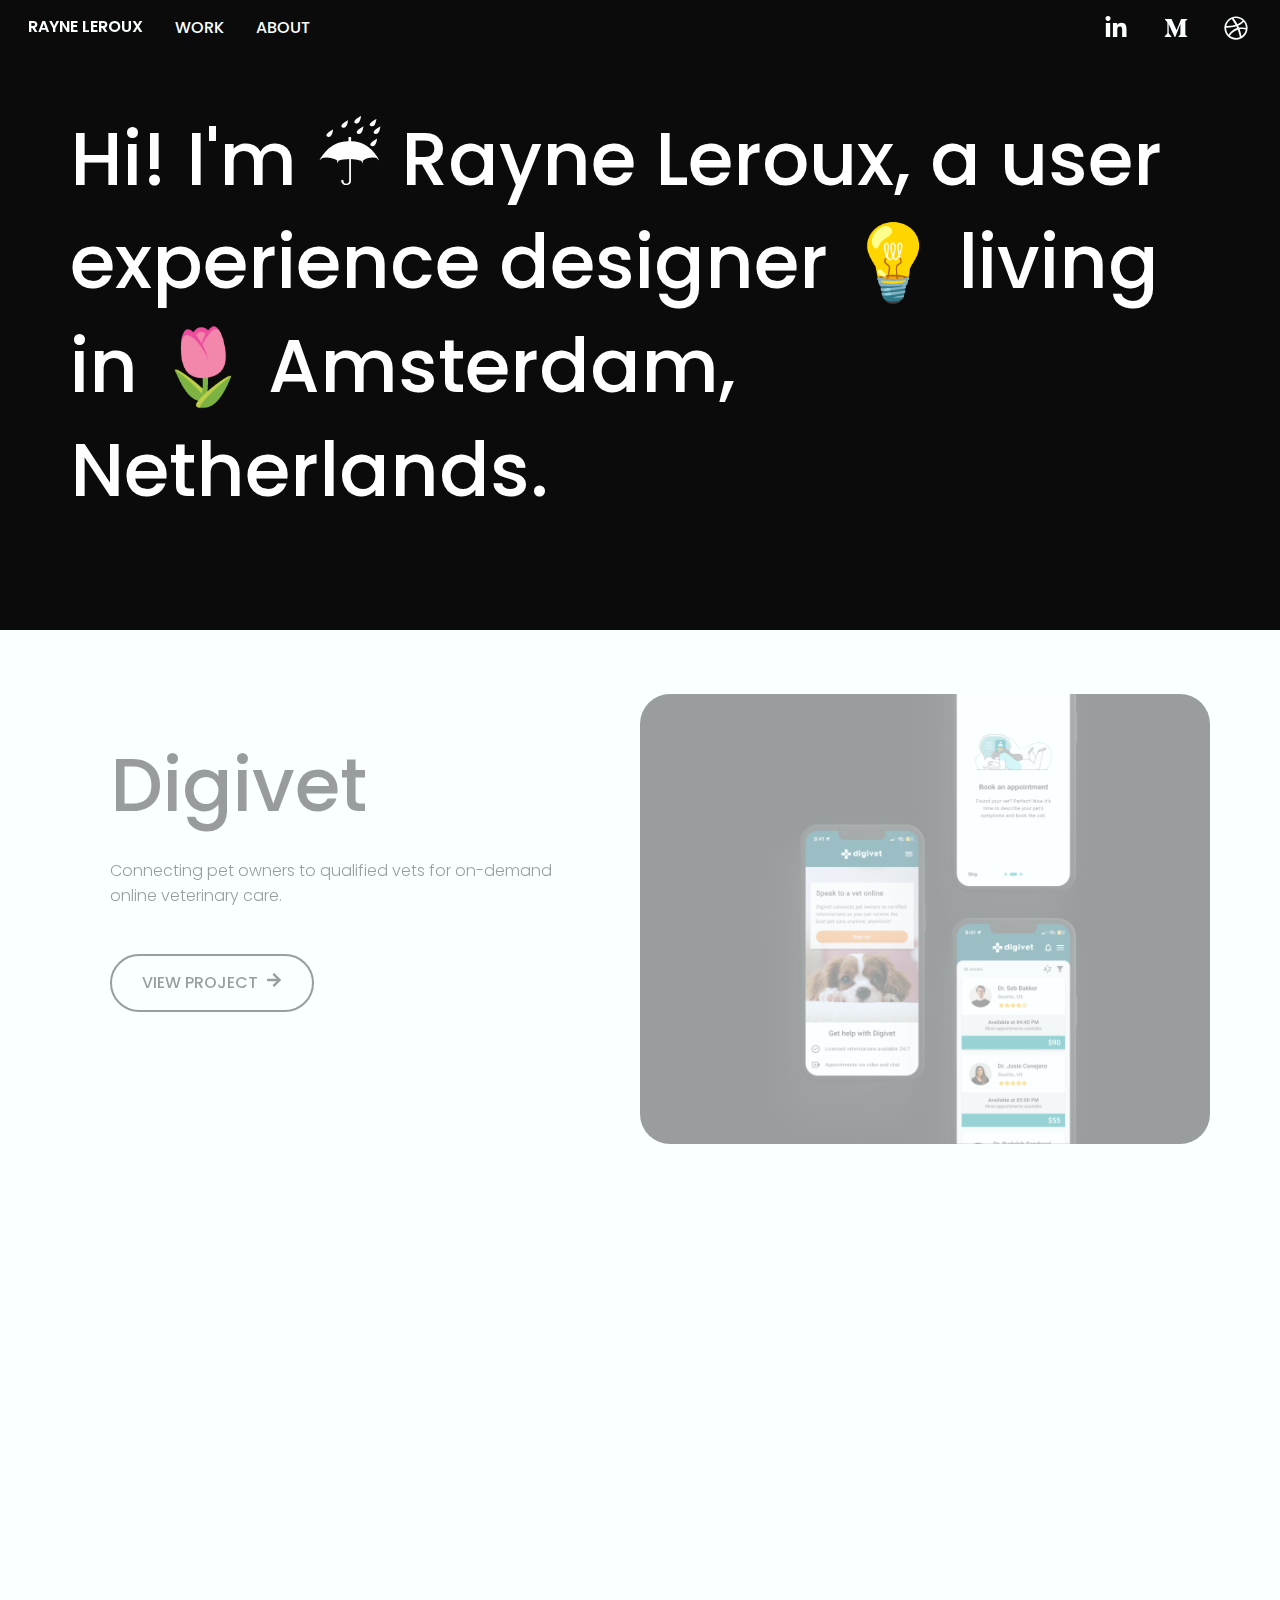
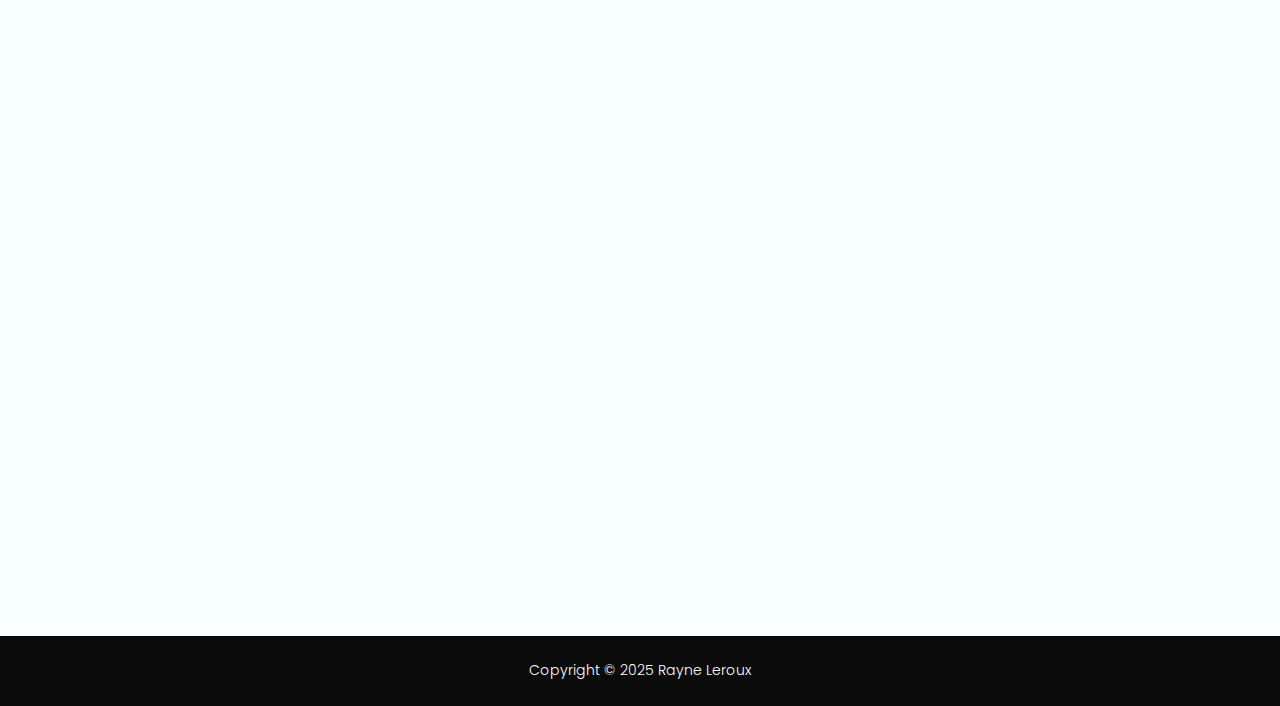
<file: index.html>
<!DOCTYPE html>
<html lang="en-US">
<head>
<meta charset="UTF-8">
<meta name="viewport" content="width=device-width, initial-scale=1">
	 <link rel="profile" href="https://gmpg.org/xfn/11"> 
	 <title>Rayne Leroux &#8211; UX Designer</title>
<meta name="robots" content="max-image-preview:large">
	<style>img:is([sizes="auto" i], [sizes^="auto," i]) { contain-intrinsic-size: 3000px 1500px }</style>
	<link rel="dns-prefetch" href="//fonts.googleapis.com">
<link rel="alternate" type="application/rss+xml" title="Rayne Leroux &raquo; Feed" href="/feed/">
<link rel="alternate" type="application/rss+xml" title="Rayne Leroux &raquo; Comments Feed" href="/comments/feed/">
<script>
window._wpemojiSettings = {"baseUrl":"https:\/\/s.w.org\/images\/core\/emoji\/15.0.3\/72x72\/","ext":".png","svgUrl":"https:\/\/s.w.org\/images\/core\/emoji\/15.0.3\/svg\/","svgExt":".svg","source":{"concatemoji":"\/wp-includes\/js\/wp-emoji-release.min.js?ver=6.7.2"}};
/*! This file is auto-generated */
!function(i,n){var o,s,e;function c(e){try{var t={supportTests:e,timestamp:(new Date).valueOf()};sessionStorage.setItem(o,JSON.stringify(t))}catch(e){}}function p(e,t,n){e.clearRect(0,0,e.canvas.width,e.canvas.height),e.fillText(t,0,0);var t=new Uint32Array(e.getImageData(0,0,e.canvas.width,e.canvas.height).data),r=(e.clearRect(0,0,e.canvas.width,e.canvas.height),e.fillText(n,0,0),new Uint32Array(e.getImageData(0,0,e.canvas.width,e.canvas.height).data));return t.every(function(e,t){return e===r[t]})}function u(e,t,n){switch(t){case"flag":return n(e,"🏳️‍⚧️","🏳️​⚧️")?!1:!n(e,"🇺🇳","🇺​🇳")&&!n(e,"🏴󠁧󠁢󠁥󠁮󠁧󠁿","🏴​󠁧​󠁢​󠁥​󠁮​󠁧​󠁿");case"emoji":return!n(e,"🐦‍⬛","🐦​⬛")}return!1}function f(e,t,n){var r="undefined"!=typeof WorkerGlobalScope&&self instanceof WorkerGlobalScope?new OffscreenCanvas(300,150):i.createElement("canvas"),a=r.getContext("2d",{willReadFrequently:!0}),o=(a.textBaseline="top",a.font="600 32px Arial",{});return e.forEach(function(e){o[e]=t(a,e,n)}),o}function t(e){var t=i.createElement("script");t.src=e,t.defer=!0,i.head.appendChild(t)}"undefined"!=typeof Promise&&(o="wpEmojiSettingsSupports",s=["flag","emoji"],n.supports={everything:!0,everythingExceptFlag:!0},e=new Promise(function(e){i.addEventListener("DOMContentLoaded",e,{once:!0})}),new Promise(function(t){var n=function(){try{var e=JSON.parse(sessionStorage.getItem(o));if("object"==typeof e&&"number"==typeof e.timestamp&&(new Date).valueOf()<e.timestamp+604800&&"object"==typeof e.supportTests)return e.supportTests}catch(e){}return null}();if(!n){if("undefined"!=typeof Worker&&"undefined"!=typeof OffscreenCanvas&&"undefined"!=typeof URL&&URL.createObjectURL&&"undefined"!=typeof Blob)try{var e="postMessage("+f.toString()+"("+[JSON.stringify(s),u.toString(),p.toString()].join(",")+"));",r=new Blob([e],{type:"text/javascript"}),a=new Worker(URL.createObjectURL(r),{name:"wpTestEmojiSupports"});return void(a.onmessage=function(e){c(n=e.data),a.terminate(),t(n)})}catch(e){}c(n=f(s,u,p))}t(n)}).then(function(e){for(var t in e)n.supports[t]=e[t],n.supports.everything=n.supports.everything&&n.supports[t],"flag"!==t&&(n.supports.everythingExceptFlag=n.supports.everythingExceptFlag&&n.supports[t]);n.supports.everythingExceptFlag=n.supports.everythingExceptFlag&&!n.supports.flag,n.DOMReady=!1,n.readyCallback=function(){n.DOMReady=!0}}).then(function(){return e}).then(function(){var e;n.supports.everything||(n.readyCallback(),(e=n.source||{}).concatemoji?t(e.concatemoji):e.wpemoji&&e.twemoji&&(t(e.twemoji),t(e.wpemoji)))}))}((window,document),window._wpemojiSettings);
</script>
<link rel="stylesheet" id="astra-theme-css-css" href="/wp-content/themes/astra/assets/css/minified/main.min.css?ver=4.6.5" media="all">
<style id="astra-theme-css-inline-css">:root{--ast-container-default-xlg-padding:2.5em;--ast-container-default-lg-padding:2.5em;--ast-container-default-slg-padding:2em;--ast-container-default-md-padding:2.5em;--ast-container-default-sm-padding:2.5em;--ast-container-default-xs-padding:2.4em;--ast-container-default-xxs-padding:1.8em;--ast-code-block-background:#ECEFF3;--ast-comment-inputs-background:#F9FAFB;--ast-normal-container-width:1200px;--ast-narrow-container-width:750px;--ast-blog-title-font-weight:600;--ast-blog-meta-weight:600;}html{font-size:100%;}a{color:var(--ast-global-color-0);}a:hover,a:focus{color:var(--ast-global-color-0);}body,button,input,select,textarea,.ast-button,.ast-custom-button{font-family:-apple-system,BlinkMacSystemFont,Segoe UI,Roboto,Oxygen-Sans,Ubuntu,Cantarell,Helvetica Neue,sans-serif;font-weight:300;font-size:16px;font-size:1rem;line-height:var(--ast-body-line-height,1.65em);}blockquote{color:var(--ast-global-color-3);}h1,.entry-content h1,h2,.entry-content h2,h3,.entry-content h3,h4,.entry-content h4,h5,.entry-content h5,h6,.entry-content h6,.site-title,.site-title a{font-weight:400;}.site-title{font-size:26px;font-size:1.625rem;display:block;}.site-header .site-description{font-size:15px;font-size:0.9375rem;display:none;}.entry-title{font-size:20px;font-size:1.25rem;}.ast-blog-single-element.ast-taxonomy-container a{font-size:14px;font-size:0.875rem;}.ast-blog-meta-container{font-size:13px;font-size:0.8125rem;}.archive .ast-article-post .ast-article-inner,.blog .ast-article-post .ast-article-inner,.archive .ast-article-post .ast-article-inner:hover,.blog .ast-article-post .ast-article-inner:hover{border-top-left-radius:6px;border-top-right-radius:6px;border-bottom-right-radius:6px;border-bottom-left-radius:6px;overflow:hidden;}h1,.entry-content h1{font-size:36px;font-size:2.25rem;font-weight:400;line-height:1.4em;}h2,.entry-content h2{font-size:30px;font-size:1.875rem;font-weight:500;line-height:1.3em;}h3,.entry-content h3{font-size:24px;font-size:1.5rem;font-weight:500;line-height:1.3em;text-transform:capitalize;}h4,.entry-content h4{font-size:20px;font-size:1.25rem;line-height:1.2em;font-weight:400;}h5,.entry-content h5{font-size:16px;font-size:1rem;line-height:1.2em;font-weight:400;}h6,.entry-content h6{font-size:16px;font-size:1rem;line-height:1.25em;font-weight:400;}::selection{background-color:var(--ast-global-color-0);color:#000000;}body,h1,.entry-title a,.entry-content h1,h2,.entry-content h2,h3,.entry-content h3,h4,.entry-content h4,h5,.entry-content h5,h6,.entry-content h6{color:var(--ast-global-color-3);}.tagcloud a:hover,.tagcloud a:focus,.tagcloud a.current-item{color:#000000;border-color:var(--ast-global-color-0);background-color:var(--ast-global-color-0);}input:focus,input[type="text"]:focus,input[type="email"]:focus,input[type="url"]:focus,input[type="password"]:focus,input[type="reset"]:focus,input[type="search"]:focus,textarea:focus{border-color:var(--ast-global-color-0);}input[type="radio"]:checked,input[type=reset],input[type="checkbox"]:checked,input[type="checkbox"]:hover:checked,input[type="checkbox"]:focus:checked,input[type=range]::-webkit-slider-thumb{border-color:var(--ast-global-color-0);background-color:var(--ast-global-color-0);box-shadow:none;}.site-footer a:hover + .post-count,.site-footer a:focus + .post-count{background:var(--ast-global-color-0);border-color:var(--ast-global-color-0);}.single .nav-links .nav-previous,.single .nav-links .nav-next{color:var(--ast-global-color-0);}.entry-meta,.entry-meta *{line-height:1.45;color:var(--ast-global-color-0);font-weight:600;}.entry-meta a:not(.ast-button):hover,.entry-meta a:not(.ast-button):hover *,.entry-meta a:not(.ast-button):focus,.entry-meta a:not(.ast-button):focus *,.page-links > .page-link,.page-links .page-link:hover,.post-navigation a:hover{color:var(--ast-global-color-0);}#cat option,.secondary .calendar_wrap thead a,.secondary .calendar_wrap thead a:visited{color:var(--ast-global-color-0);}.secondary .calendar_wrap #today,.ast-progress-val span{background:var(--ast-global-color-0);}.secondary a:hover + .post-count,.secondary a:focus + .post-count{background:var(--ast-global-color-0);border-color:var(--ast-global-color-0);}.calendar_wrap #today > a{color:#000000;}.page-links .page-link,.single .post-navigation a{color:var(--ast-global-color-3);}.ast-search-menu-icon .search-form button.search-submit{padding:0 4px;}.ast-search-menu-icon form.search-form{padding-right:0;}.ast-search-menu-icon.slide-search input.search-field{width:0;}.ast-header-search .ast-search-menu-icon.ast-dropdown-active .search-form,.ast-header-search .ast-search-menu-icon.ast-dropdown-active .search-field:focus{transition:all 0.2s;}.search-form input.search-field:focus{outline:none;}.ast-search-menu-icon .search-form button.search-submit:focus,.ast-theme-transparent-header .ast-header-search .ast-dropdown-active .ast-icon,.ast-theme-transparent-header .ast-inline-search .search-field:focus .ast-icon{color:var(--ast-global-color-1);}.ast-header-search .slide-search .search-form{border:2px solid var(--ast-global-color-0);}.ast-header-search .slide-search .search-field{background-color:#fff;}.ast-archive-title{color:var(--ast-global-color-2);}.widget-title,.widget .wp-block-heading{font-size:22px;font-size:1.375rem;color:var(--ast-global-color-2);}.ast-search-menu-icon.slide-search a:focus-visible:focus-visible,.astra-search-icon:focus-visible,#close:focus-visible,a:focus-visible,.ast-menu-toggle:focus-visible,.site .skip-link:focus-visible,.wp-block-loginout input:focus-visible,.wp-block-search.wp-block-search__button-inside .wp-block-search__inside-wrapper,.ast-header-navigation-arrow:focus-visible,.woocommerce .wc-proceed-to-checkout > .checkout-button:focus-visible,.woocommerce .woocommerce-MyAccount-navigation ul li a:focus-visible,.ast-orders-table__row .ast-orders-table__cell:focus-visible,.woocommerce .woocommerce-order-details .order-again > .button:focus-visible,.woocommerce .woocommerce-message a.button.wc-forward:focus-visible,.woocommerce #minus_qty:focus-visible,.woocommerce #plus_qty:focus-visible,a#ast-apply-coupon:focus-visible,.woocommerce .woocommerce-info a:focus-visible,.woocommerce .astra-shop-summary-wrap a:focus-visible,.woocommerce a.wc-forward:focus-visible,#ast-apply-coupon:focus-visible,.woocommerce-js .woocommerce-mini-cart-item a.remove:focus-visible,#close:focus-visible,.button.search-submit:focus-visible,#search_submit:focus,.normal-search:focus-visible{outline-style:dotted;outline-color:inherit;outline-width:thin;}input:focus,input[type="text"]:focus,input[type="email"]:focus,input[type="url"]:focus,input[type="password"]:focus,input[type="reset"]:focus,input[type="search"]:focus,input[type="number"]:focus,textarea:focus,.wp-block-search__input:focus,[data-section="section-header-mobile-trigger"] .ast-button-wrap .ast-mobile-menu-trigger-minimal:focus,.ast-mobile-popup-drawer.active .menu-toggle-close:focus,.woocommerce-ordering select.orderby:focus,#ast-scroll-top:focus,#coupon_code:focus,.woocommerce-page #comment:focus,.woocommerce #reviews #respond input#submit:focus,.woocommerce a.add_to_cart_button:focus,.woocommerce .button.single_add_to_cart_button:focus,.woocommerce .woocommerce-cart-form button:focus,.woocommerce .woocommerce-cart-form__cart-item .quantity .qty:focus,.woocommerce .woocommerce-billing-fields .woocommerce-billing-fields__field-wrapper .woocommerce-input-wrapper > .input-text:focus,.woocommerce #order_comments:focus,.woocommerce #place_order:focus,.woocommerce .woocommerce-address-fields .woocommerce-address-fields__field-wrapper .woocommerce-input-wrapper > .input-text:focus,.woocommerce .woocommerce-MyAccount-content form button:focus,.woocommerce .woocommerce-MyAccount-content .woocommerce-EditAccountForm .woocommerce-form-row .woocommerce-Input.input-text:focus,.woocommerce .ast-woocommerce-container .woocommerce-pagination ul.page-numbers li a:focus,body #content .woocommerce form .form-row .select2-container--default .select2-selection--single:focus,#ast-coupon-code:focus,.woocommerce.woocommerce-js .quantity input[type=number]:focus,.woocommerce-js .woocommerce-mini-cart-item .quantity input[type=number]:focus,.woocommerce p#ast-coupon-trigger:focus{border-style:dotted;border-color:inherit;border-width:thin;}input{outline:none;}.ast-logo-title-inline .site-logo-img{padding-right:1em;}body .ast-oembed-container *{position:absolute;top:0;width:100%;height:100%;left:0;}body .wp-block-embed-pocket-casts .ast-oembed-container *{position:unset;}.ast-single-post-featured-section + article {margin-top: 2em;}.site-content .ast-single-post-featured-section img {width: 100%;overflow: hidden;object-fit: cover;}.ast-separate-container .site-content .ast-single-post-featured-section + article {margin-top: -80px;z-index: 9;position: relative;border-radius: 4px;}@media (min-width: 922px) {.ast-no-sidebar .site-content .ast-article-image-container--wide {margin-left: -120px;margin-right: -120px;max-width: unset;width: unset;}.ast-left-sidebar .site-content .ast-article-image-container--wide,.ast-right-sidebar .site-content .ast-article-image-container--wide {margin-left: -10px;margin-right: -10px;}.site-content .ast-article-image-container--full {margin-left: calc( -50vw + 50%);margin-right: calc( -50vw + 50%);max-width: 100vw;width: 100vw;}.ast-left-sidebar .site-content .ast-article-image-container--full,.ast-right-sidebar .site-content .ast-article-image-container--full {margin-left: -10px;margin-right: -10px;max-width: inherit;width: auto;}}.site > .ast-single-related-posts-container {margin-top: 0;}@media (min-width: 922px) {.ast-desktop .ast-container--narrow {max-width: var(--ast-narrow-container-width);margin: 0 auto;}}.ast-page-builder-template .hentry {margin: 0;}.ast-page-builder-template .site-content > .ast-container {max-width: 100%;padding: 0;}.ast-page-builder-template .site .site-content #primary {padding: 0;margin: 0;}.ast-page-builder-template .no-results {text-align: center;margin: 4em auto;}.ast-page-builder-template .ast-pagination {padding: 2em;}.ast-page-builder-template .entry-header.ast-no-title.ast-no-thumbnail {margin-top: 0;}.ast-page-builder-template .entry-header.ast-header-without-markup {margin-top: 0;margin-bottom: 0;}.ast-page-builder-template .entry-header.ast-no-title.ast-no-meta {margin-bottom: 0;}.ast-page-builder-template.single .post-navigation {padding-bottom: 2em;}.ast-page-builder-template.single-post .site-content > .ast-container {max-width: 100%;}.ast-page-builder-template .entry-header {margin-top: 2em;margin-left: auto;margin-right: auto;}.ast-page-builder-template .ast-archive-description {margin: 2em auto 0;padding-left: 20px;padding-right: 20px;}.ast-page-builder-template .ast-row {margin-left: 0;margin-right: 0;}.single.ast-page-builder-template .entry-header + .entry-content {margin-bottom: 2em;}@media(min-width: 921px) {.ast-page-builder-template.archive.ast-right-sidebar .ast-row article,.ast-page-builder-template.archive.ast-left-sidebar .ast-row article {padding-left: 0;padding-right: 0;}}input[type="text"],input[type="number"],input[type="email"],input[type="url"],input[type="password"],input[type="search"],input[type=reset],input[type=tel],input[type=date],select,textarea{font-size:16px;font-style:normal;font-weight:400;line-height:24px;width:100%;padding:12px 16px;border-radius:4px;box-shadow:0px 1px 2px 0px rgba(0,0,0,0.05);color:var(--ast-form-input-text,#475569);}input[type="text"],input[type="number"],input[type="email"],input[type="url"],input[type="password"],input[type="search"],input[type=reset],input[type=tel],input[type=date],select{height:40px;}input[type="date"]{border-width:1px;border-style:solid;border-color:var(--ast-border-color);}input[type="text"]:focus,input[type="number"]:focus,input[type="email"]:focus,input[type="url"]:focus,input[type="password"]:focus,input[type="search"]:focus,input[type=reset]:focus,input[type="tel"]:focus,input[type="date"]:focus,select:focus,textarea:focus{border-color:#046BD2;box-shadow:none;outline:none;color:var(--ast-form-input-focus-text,#475569);}label,legend{color:#111827;font-size:14px;font-style:normal;font-weight:500;line-height:20px;}select{padding:6px 10px;}fieldset{padding:30px;border-radius:4px;}button,.ast-button,.button,input[type="button"],input[type="reset"],input[type="submit"]{border-radius:4px;box-shadow:0px 1px 2px 0px rgba(0,0,0,0.05);}:root{--ast-comment-inputs-background:#FFF;}::placeholder{color:var(--ast-form-field-color,#9CA3AF);}::-ms-input-placeholder{color:var(--ast-form-field-color,#9CA3AF);}@media (max-width:921px){#ast-desktop-header{display:none;}}@media (min-width:922px){#ast-mobile-header{display:none;}}.wp-block-buttons.aligncenter{justify-content:center;}@media (max-width:921px){.ast-theme-transparent-header #primary,.ast-theme-transparent-header #secondary{padding:0;}}@media (max-width:921px){.ast-plain-container.ast-no-sidebar #primary{padding:0;}}.ast-plain-container.ast-no-sidebar #primary{margin-top:0;margin-bottom:0;}.wp-block-button.is-style-outline .wp-block-button__link{border-color:var(--ast-global-color-0);}div.wp-block-button.is-style-outline > .wp-block-button__link:not(.has-text-color),div.wp-block-button.wp-block-button__link.is-style-outline:not(.has-text-color){color:var(--ast-global-color-0);}.wp-block-button.is-style-outline .wp-block-button__link:hover,.wp-block-buttons .wp-block-button.is-style-outline .wp-block-button__link:focus,.wp-block-buttons .wp-block-button.is-style-outline > .wp-block-button__link:not(.has-text-color):hover,.wp-block-buttons .wp-block-button.wp-block-button__link.is-style-outline:not(.has-text-color):hover{color:#000000;background-color:var(--ast-global-color-0);border-color:var(--ast-global-color-0);}.post-page-numbers.current .page-link,.ast-pagination .page-numbers.current{color:#000000;border-color:var(--ast-global-color-0);background-color:var(--ast-global-color-0);}.wp-block-buttons .wp-block-button.is-style-outline .wp-block-button__link.wp-element-button,.ast-outline-button,.wp-block-uagb-buttons-child .uagb-buttons-repeater.ast-outline-button{border-color:var(--ast-global-color-0);font-family:inherit;font-weight:500;font-size:16px;font-size:1rem;line-height:1em;padding-top:13px;padding-right:30px;padding-bottom:13px;padding-left:30px;}.wp-block-buttons .wp-block-button.is-style-outline > .wp-block-button__link:not(.has-text-color),.wp-block-buttons .wp-block-button.wp-block-button__link.is-style-outline:not(.has-text-color),.ast-outline-button{color:var(--ast-global-color-0);}.wp-block-button.is-style-outline .wp-block-button__link:hover,.wp-block-buttons .wp-block-button.is-style-outline .wp-block-button__link:focus,.wp-block-buttons .wp-block-button.is-style-outline > .wp-block-button__link:not(.has-text-color):hover,.wp-block-buttons .wp-block-button.wp-block-button__link.is-style-outline:not(.has-text-color):hover,.ast-outline-button:hover,.ast-outline-button:focus,.wp-block-uagb-buttons-child .uagb-buttons-repeater.ast-outline-button:hover,.wp-block-uagb-buttons-child .uagb-buttons-repeater.ast-outline-button:focus{color:#000000;background-color:var(--ast-global-color-0);border-color:var(--ast-global-color-0);}.uagb-buttons-repeater.ast-outline-button{border-radius:9999px;}@media (max-width:921px){.wp-block-buttons .wp-block-button.is-style-outline .wp-block-button__link.wp-element-button,.ast-outline-button,.wp-block-uagb-buttons-child .uagb-buttons-repeater.ast-outline-button{padding-top:12px;padding-right:28px;padding-bottom:12px;padding-left:28px;}}@media (max-width:544px){.wp-block-buttons .wp-block-button.is-style-outline .wp-block-button__link.wp-element-button,.ast-outline-button,.wp-block-uagb-buttons-child .uagb-buttons-repeater.ast-outline-button{padding-top:10px;padding-right:24px;padding-bottom:10px;padding-left:24px;}}.entry-content[ast-blocks-layout] > figure{margin-bottom:1em;}h1.widget-title{font-weight:400;}h2.widget-title{font-weight:500;}h3.widget-title{font-weight:500;}#page{display:flex;flex-direction:column;min-height:100vh;}.ast-404-layout-1 h1.page-title{color:var(--ast-global-color-2);}.single .post-navigation a{line-height:1em;height:inherit;}.error-404 .page-sub-title{font-size:1.5rem;font-weight:inherit;}.search .site-content .content-area .search-form{margin-bottom:0;}#page .site-content{flex-grow:1;}.widget{margin-bottom:1.25em;}#secondary li{line-height:1.5em;}#secondary .wp-block-group h2{margin-bottom:0.7em;}#secondary h2{font-size:1.7rem;}.ast-separate-container .ast-article-post,.ast-separate-container .ast-article-single,.ast-separate-container .comment-respond{padding:3em;}.ast-separate-container .ast-article-single .ast-article-single{padding:0;}.ast-article-single .wp-block-post-template-is-layout-grid{padding-left:0;}.ast-separate-container .comments-title,.ast-narrow-container .comments-title{padding:1.5em 2em;}.ast-page-builder-template .comment-form-textarea,.ast-comment-formwrap .ast-grid-common-col{padding:0;}.ast-comment-formwrap{padding:0;display:inline-flex;column-gap:20px;width:100%;margin-left:0;margin-right:0;}.comments-area textarea#comment:focus,.comments-area textarea#comment:active,.comments-area .ast-comment-formwrap input[type="text"]:focus,.comments-area .ast-comment-formwrap input[type="text"]:active {box-shadow:none;outline:none;}.archive.ast-page-builder-template .entry-header{margin-top:2em;}.ast-page-builder-template .ast-comment-formwrap{width:100%;}.entry-title{margin-bottom:0.6em;}.ast-archive-description p{font-size:inherit;font-weight:inherit;line-height:inherit;}.ast-separate-container .ast-comment-list li.depth-1,.hentry{margin-bottom:1.5em;}.site-content section.ast-archive-description{margin-bottom:2em;}@media (min-width:921px){.ast-left-sidebar.ast-page-builder-template #secondary,.archive.ast-right-sidebar.ast-page-builder-template .site-main{padding-left:20px;padding-right:20px;}}@media (max-width:544px){.ast-comment-formwrap.ast-row{column-gap:10px;display:inline-block;}#ast-commentform .ast-grid-common-col{position:relative;width:100%;}}@media (min-width:1201px){.ast-separate-container .ast-article-post,.ast-separate-container .ast-article-single,.ast-separate-container .ast-author-box,.ast-separate-container .ast-404-layout-1,.ast-separate-container .no-results{padding:3em;}}@media (max-width:921px){.ast-separate-container #primary,.ast-separate-container #secondary{padding:1.5em 0;}#primary,#secondary{padding:1.5em 0;margin:0;}.ast-left-sidebar #content > .ast-container{display:flex;flex-direction:column-reverse;width:100%;}}@media (min-width:922px){.ast-separate-container.ast-right-sidebar #primary,.ast-separate-container.ast-left-sidebar #primary{border:0;}.search-no-results.ast-separate-container #primary{margin-bottom:4em;}}.elementor-button-wrapper .elementor-button{border-style:solid;text-decoration:none;border-top-width:0;border-right-width:0;border-left-width:0;border-bottom-width:0;}body .elementor-button.elementor-size-sm,body .elementor-button.elementor-size-xs,body .elementor-button.elementor-size-md,body .elementor-button.elementor-size-lg,body .elementor-button.elementor-size-xl,body .elementor-button{padding-top:15px;padding-right:30px;padding-bottom:15px;padding-left:30px;}@media (max-width:921px){.elementor-button-wrapper .elementor-button.elementor-size-sm,.elementor-button-wrapper .elementor-button.elementor-size-xs,.elementor-button-wrapper .elementor-button.elementor-size-md,.elementor-button-wrapper .elementor-button.elementor-size-lg,.elementor-button-wrapper .elementor-button.elementor-size-xl,.elementor-button-wrapper .elementor-button{padding-top:14px;padding-right:28px;padding-bottom:14px;padding-left:28px;}}@media (max-width:544px){.elementor-button-wrapper .elementor-button.elementor-size-sm,.elementor-button-wrapper .elementor-button.elementor-size-xs,.elementor-button-wrapper .elementor-button.elementor-size-md,.elementor-button-wrapper .elementor-button.elementor-size-lg,.elementor-button-wrapper .elementor-button.elementor-size-xl,.elementor-button-wrapper .elementor-button{padding-top:12px;padding-right:24px;padding-bottom:12px;padding-left:24px;}}.elementor-button-wrapper .elementor-button{border-color:var(--ast-global-color-0);background-color:var(--ast-global-color-0);}.elementor-button-wrapper .elementor-button:hover,.elementor-button-wrapper .elementor-button:focus{color:#000000;background-color:var(--ast-global-color-0);border-color:var(--ast-global-color-0);}.wp-block-button .wp-block-button__link ,.elementor-button-wrapper .elementor-button,.elementor-button-wrapper .elementor-button:visited{color:#000000;}.elementor-button-wrapper .elementor-button{font-weight:500;font-size:16px;font-size:1rem;line-height:1em;}body .elementor-button.elementor-size-sm,body .elementor-button.elementor-size-xs,body .elementor-button.elementor-size-md,body .elementor-button.elementor-size-lg,body .elementor-button.elementor-size-xl,body .elementor-button{font-size:16px;font-size:1rem;}.wp-block-button .wp-block-button__link:hover,.wp-block-button .wp-block-button__link:focus{color:#000000;background-color:var(--ast-global-color-0);border-color:var(--ast-global-color-0);}.elementor-widget-heading h1.elementor-heading-title{line-height:1.4em;}.elementor-widget-heading h2.elementor-heading-title{line-height:1.3em;}.elementor-widget-heading h3.elementor-heading-title{line-height:1.3em;}.elementor-widget-heading h4.elementor-heading-title{line-height:1.2em;}.elementor-widget-heading h5.elementor-heading-title{line-height:1.2em;}.elementor-widget-heading h6.elementor-heading-title{line-height:1.25em;}.wp-block-button .wp-block-button__link,.wp-block-search .wp-block-search__button,body .wp-block-file .wp-block-file__button{border-color:var(--ast-global-color-0);background-color:var(--ast-global-color-0);color:#000000;font-family:inherit;font-weight:500;line-height:1em;font-size:16px;font-size:1rem;padding-top:15px;padding-right:30px;padding-bottom:15px;padding-left:30px;}@media (max-width:921px){.wp-block-button .wp-block-button__link,.wp-block-search .wp-block-search__button,body .wp-block-file .wp-block-file__button{padding-top:14px;padding-right:28px;padding-bottom:14px;padding-left:28px;}}@media (max-width:544px){.wp-block-button .wp-block-button__link,.wp-block-search .wp-block-search__button,body .wp-block-file .wp-block-file__button{padding-top:12px;padding-right:24px;padding-bottom:12px;padding-left:24px;}}.menu-toggle,button,.ast-button,.ast-custom-button,.button,input#submit,input[type="button"],input[type="submit"],input[type="reset"],#comments .submit,.search .search-submit,form[CLASS*="wp-block-search__"].wp-block-search .wp-block-search__inside-wrapper .wp-block-search__button,body .wp-block-file .wp-block-file__button,.search .search-submit,.woocommerce-js a.button,.woocommerce button.button,.woocommerce .woocommerce-message a.button,.woocommerce #respond input#submit.alt,.woocommerce input.button.alt,.woocommerce input.button,.woocommerce input.button:disabled,.woocommerce input.button:disabled[disabled],.woocommerce input.button:disabled:hover,.woocommerce input.button:disabled[disabled]:hover,.woocommerce #respond input#submit,.woocommerce button.button.alt.disabled,.wc-block-grid__products .wc-block-grid__product .wp-block-button__link,.wc-block-grid__product-onsale,[CLASS*="wc-block"] button,.woocommerce-js .astra-cart-drawer .astra-cart-drawer-content .woocommerce-mini-cart__buttons .button:not(.checkout):not(.ast-continue-shopping),.woocommerce-js .astra-cart-drawer .astra-cart-drawer-content .woocommerce-mini-cart__buttons a.checkout,.woocommerce button.button.alt.disabled.wc-variation-selection-needed,[CLASS*="wc-block"] .wc-block-components-button{border-style:solid;border-top-width:0;border-right-width:0;border-left-width:0;border-bottom-width:0;color:#000000;border-color:var(--ast-global-color-0);background-color:var(--ast-global-color-0);padding-top:15px;padding-right:30px;padding-bottom:15px;padding-left:30px;font-family:inherit;font-weight:500;font-size:16px;font-size:1rem;line-height:1em;}button:focus,.menu-toggle:hover,button:hover,.ast-button:hover,.ast-custom-button:hover .button:hover,.ast-custom-button:hover ,input[type=reset]:hover,input[type=reset]:focus,input#submit:hover,input#submit:focus,input[type="button"]:hover,input[type="button"]:focus,input[type="submit"]:hover,input[type="submit"]:focus,form[CLASS*="wp-block-search__"].wp-block-search .wp-block-search__inside-wrapper .wp-block-search__button:hover,form[CLASS*="wp-block-search__"].wp-block-search .wp-block-search__inside-wrapper .wp-block-search__button:focus,body .wp-block-file .wp-block-file__button:hover,body .wp-block-file .wp-block-file__button:focus,.woocommerce-js a.button:hover,.woocommerce button.button:hover,.woocommerce .woocommerce-message a.button:hover,.woocommerce #respond input#submit:hover,.woocommerce #respond input#submit.alt:hover,.woocommerce input.button.alt:hover,.woocommerce input.button:hover,.woocommerce button.button.alt.disabled:hover,.wc-block-grid__products .wc-block-grid__product .wp-block-button__link:hover,[CLASS*="wc-block"] button:hover,.woocommerce-js .astra-cart-drawer .astra-cart-drawer-content .woocommerce-mini-cart__buttons .button:not(.checkout):not(.ast-continue-shopping):hover,.woocommerce-js .astra-cart-drawer .astra-cart-drawer-content .woocommerce-mini-cart__buttons a.checkout:hover,.woocommerce button.button.alt.disabled.wc-variation-selection-needed:hover,[CLASS*="wc-block"] .wc-block-components-button:hover,[CLASS*="wc-block"] .wc-block-components-button:focus{color:#000000;background-color:var(--ast-global-color-0);border-color:var(--ast-global-color-0);}form[CLASS*="wp-block-search__"].wp-block-search .wp-block-search__inside-wrapper .wp-block-search__button.has-icon{padding-top:calc(15px - 3px);padding-right:calc(30px - 3px);padding-bottom:calc(15px - 3px);padding-left:calc(30px - 3px);}@media (max-width:921px){.menu-toggle,button,.ast-button,.ast-custom-button,.button,input#submit,input[type="button"],input[type="submit"],input[type="reset"],#comments .submit,.search .search-submit,form[CLASS*="wp-block-search__"].wp-block-search .wp-block-search__inside-wrapper .wp-block-search__button,body .wp-block-file .wp-block-file__button,.search .search-submit,.woocommerce-js a.button,.woocommerce button.button,.woocommerce .woocommerce-message a.button,.woocommerce #respond input#submit.alt,.woocommerce input.button.alt,.woocommerce input.button,.woocommerce input.button:disabled,.woocommerce input.button:disabled[disabled],.woocommerce input.button:disabled:hover,.woocommerce input.button:disabled[disabled]:hover,.woocommerce #respond input#submit,.woocommerce button.button.alt.disabled,.wc-block-grid__products .wc-block-grid__product .wp-block-button__link,.wc-block-grid__product-onsale,[CLASS*="wc-block"] button,.woocommerce-js .astra-cart-drawer .astra-cart-drawer-content .woocommerce-mini-cart__buttons .button:not(.checkout):not(.ast-continue-shopping),.woocommerce-js .astra-cart-drawer .astra-cart-drawer-content .woocommerce-mini-cart__buttons a.checkout,.woocommerce button.button.alt.disabled.wc-variation-selection-needed,[CLASS*="wc-block"] .wc-block-components-button{padding-top:14px;padding-right:28px;padding-bottom:14px;padding-left:28px;}}@media (max-width:544px){.menu-toggle,button,.ast-button,.ast-custom-button,.button,input#submit,input[type="button"],input[type="submit"],input[type="reset"],#comments .submit,.search .search-submit,form[CLASS*="wp-block-search__"].wp-block-search .wp-block-search__inside-wrapper .wp-block-search__button,body .wp-block-file .wp-block-file__button,.search .search-submit,.woocommerce-js a.button,.woocommerce button.button,.woocommerce .woocommerce-message a.button,.woocommerce #respond input#submit.alt,.woocommerce input.button.alt,.woocommerce input.button,.woocommerce input.button:disabled,.woocommerce input.button:disabled[disabled],.woocommerce input.button:disabled:hover,.woocommerce input.button:disabled[disabled]:hover,.woocommerce #respond input#submit,.woocommerce button.button.alt.disabled,.wc-block-grid__products .wc-block-grid__product .wp-block-button__link,.wc-block-grid__product-onsale,[CLASS*="wc-block"] button,.woocommerce-js .astra-cart-drawer .astra-cart-drawer-content .woocommerce-mini-cart__buttons .button:not(.checkout):not(.ast-continue-shopping),.woocommerce-js .astra-cart-drawer .astra-cart-drawer-content .woocommerce-mini-cart__buttons a.checkout,.woocommerce button.button.alt.disabled.wc-variation-selection-needed,[CLASS*="wc-block"] .wc-block-components-button{padding-top:12px;padding-right:24px;padding-bottom:12px;padding-left:24px;}}@media (max-width:921px){.ast-mobile-header-stack .main-header-bar .ast-search-menu-icon{display:inline-block;}.ast-header-break-point.ast-header-custom-item-outside .ast-mobile-header-stack .main-header-bar .ast-search-icon{margin:0;}.ast-comment-avatar-wrap img{max-width:2.5em;}.ast-comment-meta{padding:0 1.8888em 1.3333em;}}@media (min-width:544px){.ast-container{max-width:100%;}}@media (max-width:544px){.ast-separate-container .ast-article-post,.ast-separate-container .ast-article-single,.ast-separate-container .comments-title,.ast-separate-container .ast-archive-description{padding:1.5em 1em;}.ast-separate-container #content .ast-container{padding-left:0.54em;padding-right:0.54em;}.ast-separate-container .ast-comment-list .bypostauthor{padding:.5em;}.ast-search-menu-icon.ast-dropdown-active .search-field{width:170px;}}.ast-separate-container{background-color:var(--ast-global-color-4);;background-image:none;;}@media (max-width:921px){.site-title{display:block;}.site-header .site-description{display:none;}h1,.entry-content h1{font-size:30px;}h2,.entry-content h2{font-size:25px;}h3,.entry-content h3{font-size:20px;}}@media (max-width:544px){.site-title{display:block;}.site-header .site-description{display:none;}h1,.entry-content h1{font-size:30px;}h2,.entry-content h2{font-size:25px;}h3,.entry-content h3{font-size:20px;}}@media (max-width:921px){html{font-size:91.2%;}}@media (max-width:544px){html{font-size:91.2%;}}@media (min-width:922px){.ast-container{max-width:1240px;}}@media (min-width:922px){.site-content .ast-container{display:flex;}}@media (max-width:921px){.site-content .ast-container{flex-direction:column;}}@media (min-width:922px){.main-header-menu .sub-menu .menu-item.ast-left-align-sub-menu:hover > .sub-menu,.main-header-menu .sub-menu .menu-item.ast-left-align-sub-menu.focus > .sub-menu{margin-left:-0px;}}.ast-theme-transparent-header [data-section="section-header-mobile-trigger"] .ast-button-wrap .ast-mobile-menu-trigger-minimal{background:transparent;}.entry-content li > p{margin-bottom:0;}.site .comments-area{padding-bottom:2em;margin-top:2em;}.wp-block-file {display: flex;align-items: center;flex-wrap: wrap;justify-content: space-between;}.wp-block-pullquote {border: none;}.wp-block-pullquote blockquote::before {content: "\201D";font-family: "Helvetica",sans-serif;display: flex;transform: rotate( 180deg );font-size: 6rem;font-style: normal;line-height: 1;font-weight: bold;align-items: center;justify-content: center;}.has-text-align-right > blockquote::before {justify-content: flex-start;}.has-text-align-left > blockquote::before {justify-content: flex-end;}figure.wp-block-pullquote.is-style-solid-color blockquote {max-width: 100%;text-align: inherit;}html body {--wp--custom--ast-default-block-top-padding: 3em;--wp--custom--ast-default-block-right-padding: 3em;--wp--custom--ast-default-block-bottom-padding: 3em;--wp--custom--ast-default-block-left-padding: 3em;--wp--custom--ast-container-width: 1200px;--wp--custom--ast-content-width-size: 1200px;--wp--custom--ast-wide-width-size: calc(1200px + var(--wp--custom--ast-default-block-left-padding) + var(--wp--custom--ast-default-block-right-padding));}.ast-narrow-container {--wp--custom--ast-content-width-size: 750px;--wp--custom--ast-wide-width-size: 750px;}@media(max-width: 921px) {html body {--wp--custom--ast-default-block-top-padding: 3em;--wp--custom--ast-default-block-right-padding: 2em;--wp--custom--ast-default-block-bottom-padding: 3em;--wp--custom--ast-default-block-left-padding: 2em;}}@media(max-width: 544px) {html body {--wp--custom--ast-default-block-top-padding: 3em;--wp--custom--ast-default-block-right-padding: 1.5em;--wp--custom--ast-default-block-bottom-padding: 3em;--wp--custom--ast-default-block-left-padding: 1.5em;}}.entry-content > .wp-block-group,.entry-content > .wp-block-cover,.entry-content > .wp-block-columns {padding-top: var(--wp--custom--ast-default-block-top-padding);padding-right: var(--wp--custom--ast-default-block-right-padding);padding-bottom: var(--wp--custom--ast-default-block-bottom-padding);padding-left: var(--wp--custom--ast-default-block-left-padding);}.ast-plain-container.ast-no-sidebar .entry-content > .alignfull,.ast-page-builder-template .ast-no-sidebar .entry-content > .alignfull {margin-left: calc( -50vw + 50%);margin-right: calc( -50vw + 50%);max-width: 100vw;width: 100vw;}.ast-plain-container.ast-no-sidebar .entry-content .alignfull .alignfull,.ast-page-builder-template.ast-no-sidebar .entry-content .alignfull .alignfull,.ast-plain-container.ast-no-sidebar .entry-content .alignfull .alignwide,.ast-page-builder-template.ast-no-sidebar .entry-content .alignfull .alignwide,.ast-plain-container.ast-no-sidebar .entry-content .alignwide .alignfull,.ast-page-builder-template.ast-no-sidebar .entry-content .alignwide .alignfull,.ast-plain-container.ast-no-sidebar .entry-content .alignwide .alignwide,.ast-page-builder-template.ast-no-sidebar .entry-content .alignwide .alignwide,.ast-plain-container.ast-no-sidebar .entry-content .wp-block-column .alignfull,.ast-page-builder-template.ast-no-sidebar .entry-content .wp-block-column .alignfull,.ast-plain-container.ast-no-sidebar .entry-content .wp-block-column .alignwide,.ast-page-builder-template.ast-no-sidebar .entry-content .wp-block-column .alignwide {margin-left: auto;margin-right: auto;width: 100%;}[ast-blocks-layout] .wp-block-separator:not(.is-style-dots) {height: 0;}[ast-blocks-layout] .wp-block-separator {margin: 20px auto;}[ast-blocks-layout] .wp-block-separator:not(.is-style-wide):not(.is-style-dots) {max-width: 100px;}[ast-blocks-layout] .wp-block-separator.has-background {padding: 0;}.entry-content[ast-blocks-layout] > * {max-width: var(--wp--custom--ast-content-width-size);margin-left: auto;margin-right: auto;}.entry-content[ast-blocks-layout] > .alignwide {max-width: var(--wp--custom--ast-wide-width-size);}.entry-content[ast-blocks-layout] .alignfull {max-width: none;}.entry-content .wp-block-columns {margin-bottom: 0;}blockquote {margin: 1.5em;border-color: rgba(0,0,0,0.05);}.wp-block-quote:not(.has-text-align-right):not(.has-text-align-center) {border-left: 5px solid rgba(0,0,0,0.05);}.has-text-align-right > blockquote,blockquote.has-text-align-right {border-right: 5px solid rgba(0,0,0,0.05);}.has-text-align-left > blockquote,blockquote.has-text-align-left {border-left: 5px solid rgba(0,0,0,0.05);}.wp-block-site-tagline,.wp-block-latest-posts .read-more {margin-top: 15px;}.wp-block-loginout p label {display: block;}.wp-block-loginout p:not(.login-remember):not(.login-submit) input {width: 100%;}.wp-block-loginout input:focus {border-color: transparent;}.wp-block-loginout input:focus {outline: thin dotted;}.entry-content .wp-block-media-text .wp-block-media-text__content {padding: 0 0 0 8%;}.entry-content .wp-block-media-text.has-media-on-the-right .wp-block-media-text__content {padding: 0 8% 0 0;}.entry-content .wp-block-media-text.has-background .wp-block-media-text__content {padding: 8%;}.entry-content .wp-block-cover:not([class*="background-color"]) .wp-block-cover__inner-container,.entry-content .wp-block-cover:not([class*="background-color"]) .wp-block-cover-image-text,.entry-content .wp-block-cover:not([class*="background-color"]) .wp-block-cover-text,.entry-content .wp-block-cover-image:not([class*="background-color"]) .wp-block-cover__inner-container,.entry-content .wp-block-cover-image:not([class*="background-color"]) .wp-block-cover-image-text,.entry-content .wp-block-cover-image:not([class*="background-color"]) .wp-block-cover-text {color: var(--ast-global-color-5);}.wp-block-loginout .login-remember input {width: 1.1rem;height: 1.1rem;margin: 0 5px 4px 0;vertical-align: middle;}.wp-block-latest-posts > li > *:first-child,.wp-block-latest-posts:not(.is-grid) > li:first-child {margin-top: 0;}.wp-block-search__inside-wrapper .wp-block-search__input {padding: 0 10px;color: var(--ast-global-color-3);background: var(--ast-global-color-5);border-color: var(--ast-border-color);}.wp-block-latest-posts .read-more {margin-bottom: 1.5em;}.wp-block-search__no-button .wp-block-search__inside-wrapper .wp-block-search__input {padding-top: 5px;padding-bottom: 5px;}.wp-block-latest-posts .wp-block-latest-posts__post-date,.wp-block-latest-posts .wp-block-latest-posts__post-author {font-size: 1rem;}.wp-block-latest-posts > li > *,.wp-block-latest-posts:not(.is-grid) > li {margin-top: 12px;margin-bottom: 12px;}.ast-page-builder-template .entry-content[ast-blocks-layout] > *,.ast-page-builder-template .entry-content[ast-blocks-layout] > .alignfull > * {max-width: none;}.ast-page-builder-template .entry-content[ast-blocks-layout] > .alignwide > * {max-width: var(--wp--custom--ast-wide-width-size);}.ast-page-builder-template .entry-content[ast-blocks-layout] > .inherit-container-width > *,.ast-page-builder-template .entry-content[ast-blocks-layout] > * > *,.entry-content[ast-blocks-layout] > .wp-block-cover .wp-block-cover__inner-container {max-width: var(--wp--custom--ast-content-width-size);margin-left: auto;margin-right: auto;}.entry-content[ast-blocks-layout] .wp-block-cover:not(.alignleft):not(.alignright) {width: auto;}@media(max-width: 1200px) {.ast-separate-container .entry-content > .alignfull,.ast-separate-container .entry-content[ast-blocks-layout] > .alignwide,.ast-plain-container .entry-content[ast-blocks-layout] > .alignwide,.ast-plain-container .entry-content .alignfull {margin-left: calc(-1 * min(var(--ast-container-default-xlg-padding),20px)) ;margin-right: calc(-1 * min(var(--ast-container-default-xlg-padding),20px));}}@media(min-width: 1201px) {.ast-separate-container .entry-content > .alignfull {margin-left: calc(-1 * var(--ast-container-default-xlg-padding) );margin-right: calc(-1 * var(--ast-container-default-xlg-padding) );}.ast-separate-container .entry-content[ast-blocks-layout] > .alignwide,.ast-plain-container .entry-content[ast-blocks-layout] > .alignwide {margin-left: calc(-1 * var(--wp--custom--ast-default-block-left-padding) );margin-right: calc(-1 * var(--wp--custom--ast-default-block-right-padding) );}}@media(min-width: 921px) {.ast-separate-container .entry-content .wp-block-group.alignwide:not(.inherit-container-width) > :where(:not(.alignleft):not(.alignright)),.ast-plain-container .entry-content .wp-block-group.alignwide:not(.inherit-container-width) > :where(:not(.alignleft):not(.alignright)) {max-width: calc( var(--wp--custom--ast-content-width-size) + 80px );}.ast-plain-container.ast-right-sidebar .entry-content[ast-blocks-layout] .alignfull,.ast-plain-container.ast-left-sidebar .entry-content[ast-blocks-layout] .alignfull {margin-left: -60px;margin-right: -60px;}}@media(min-width: 544px) {.entry-content > .alignleft {margin-right: 20px;}.entry-content > .alignright {margin-left: 20px;}}@media (max-width:544px){.wp-block-columns .wp-block-column:not(:last-child){margin-bottom:20px;}.wp-block-latest-posts{margin:0;}}@media( max-width: 600px ) {.entry-content .wp-block-media-text .wp-block-media-text__content,.entry-content .wp-block-media-text.has-media-on-the-right .wp-block-media-text__content {padding: 8% 0 0;}.entry-content .wp-block-media-text.has-background .wp-block-media-text__content {padding: 8%;}}.ast-page-builder-template .entry-header {padding-left: 0;}.ast-narrow-container .site-content .wp-block-uagb-image--align-full .wp-block-uagb-image__figure {max-width: 100%;margin-left: auto;margin-right: auto;}.entry-content ul,.entry-content ol {padding: revert;margin: revert;padding-left: 20px;}:root .has-ast-global-color-0-color{color:var(--ast-global-color-0);}:root .has-ast-global-color-0-background-color{background-color:var(--ast-global-color-0);}:root .wp-block-button .has-ast-global-color-0-color{color:var(--ast-global-color-0);}:root .wp-block-button .has-ast-global-color-0-background-color{background-color:var(--ast-global-color-0);}:root .has-ast-global-color-1-color{color:var(--ast-global-color-1);}:root .has-ast-global-color-1-background-color{background-color:var(--ast-global-color-1);}:root .wp-block-button .has-ast-global-color-1-color{color:var(--ast-global-color-1);}:root .wp-block-button .has-ast-global-color-1-background-color{background-color:var(--ast-global-color-1);}:root .has-ast-global-color-2-color{color:var(--ast-global-color-2);}:root .has-ast-global-color-2-background-color{background-color:var(--ast-global-color-2);}:root .wp-block-button .has-ast-global-color-2-color{color:var(--ast-global-color-2);}:root .wp-block-button .has-ast-global-color-2-background-color{background-color:var(--ast-global-color-2);}:root .has-ast-global-color-3-color{color:var(--ast-global-color-3);}:root .has-ast-global-color-3-background-color{background-color:var(--ast-global-color-3);}:root .wp-block-button .has-ast-global-color-3-color{color:var(--ast-global-color-3);}:root .wp-block-button .has-ast-global-color-3-background-color{background-color:var(--ast-global-color-3);}:root .has-ast-global-color-4-color{color:var(--ast-global-color-4);}:root .has-ast-global-color-4-background-color{background-color:var(--ast-global-color-4);}:root .wp-block-button .has-ast-global-color-4-color{color:var(--ast-global-color-4);}:root .wp-block-button .has-ast-global-color-4-background-color{background-color:var(--ast-global-color-4);}:root .has-ast-global-color-5-color{color:var(--ast-global-color-5);}:root .has-ast-global-color-5-background-color{background-color:var(--ast-global-color-5);}:root .wp-block-button .has-ast-global-color-5-color{color:var(--ast-global-color-5);}:root .wp-block-button .has-ast-global-color-5-background-color{background-color:var(--ast-global-color-5);}:root .has-ast-global-color-6-color{color:var(--ast-global-color-6);}:root .has-ast-global-color-6-background-color{background-color:var(--ast-global-color-6);}:root .wp-block-button .has-ast-global-color-6-color{color:var(--ast-global-color-6);}:root .wp-block-button .has-ast-global-color-6-background-color{background-color:var(--ast-global-color-6);}:root .has-ast-global-color-7-color{color:var(--ast-global-color-7);}:root .has-ast-global-color-7-background-color{background-color:var(--ast-global-color-7);}:root .wp-block-button .has-ast-global-color-7-color{color:var(--ast-global-color-7);}:root .wp-block-button .has-ast-global-color-7-background-color{background-color:var(--ast-global-color-7);}:root .has-ast-global-color-8-color{color:var(--ast-global-color-8);}:root .has-ast-global-color-8-background-color{background-color:var(--ast-global-color-8);}:root .wp-block-button .has-ast-global-color-8-color{color:var(--ast-global-color-8);}:root .wp-block-button .has-ast-global-color-8-background-color{background-color:var(--ast-global-color-8);}:root{--ast-global-color-0:#28c3bf;--ast-global-color-1:#045cb4;--ast-global-color-2:#1e293b;--ast-global-color-3:#334155;--ast-global-color-4:#F0F5FA;--ast-global-color-5:#FFFFFF;--ast-global-color-6:#D1D5DB;--ast-global-color-7:#111111;--ast-global-color-8:#111111;}:root {--ast-border-color : var(--ast-global-color-6);}.ast-single-entry-banner {-js-display: flex;display: flex;flex-direction: column;justify-content: center;text-align: center;position: relative;background: #eeeeee;}.ast-single-entry-banner[data-banner-layout="layout-1"] {max-width: 1200px;background: inherit;padding: 20px 0;}.ast-single-entry-banner[data-banner-width-type="custom"] {margin: 0 auto;width: 100%;}.ast-single-entry-banner + .site-content .entry-header {margin-bottom: 0;}.site .ast-author-avatar {--ast-author-avatar-size: ;}a.ast-underline-text {text-decoration: underline;}.ast-container > .ast-terms-link {position: relative;display: block;}a.ast-button.ast-badge-tax {padding: 4px 8px;border-radius: 3px;font-size: inherit;}header.entry-header .entry-title{font-weight:600;font-size:32px;font-size:2rem;}header.entry-header > *:not(:last-child){margin-bottom:10px;}header.entry-header .post-thumb-img-content{text-align:center;}header.entry-header .post-thumb img,.ast-single-post-featured-section.post-thumb img{aspect-ratio:16/9;width:100%;height:100%;}.ast-archive-entry-banner {-js-display: flex;display: flex;flex-direction: column;justify-content: center;text-align: center;position: relative;background: #eeeeee;}.ast-archive-entry-banner[data-banner-width-type="custom"] {margin: 0 auto;width: 100%;}.ast-archive-entry-banner[data-banner-layout="layout-1"] {background: inherit;padding: 20px 0;text-align: left;}body.archive .ast-archive-description{max-width:1200px;width:100%;text-align:left;padding-top:3em;padding-right:3em;padding-bottom:3em;padding-left:3em;}body.archive .ast-archive-description .ast-archive-title,body.archive .ast-archive-description .ast-archive-title *{font-weight:600;font-size:32px;font-size:2rem;}body.archive .ast-archive-description > *:not(:last-child){margin-bottom:10px;}@media (max-width:921px){body.archive .ast-archive-description{text-align:left;}}@media (max-width:544px){body.archive .ast-archive-description{text-align:left;}}.ast-theme-transparent-header #masthead .site-logo-img .transparent-custom-logo .astra-logo-svg{width:150px;}.ast-theme-transparent-header #masthead .site-logo-img .transparent-custom-logo img{ max-width:150px;}@media (max-width:921px){.ast-theme-transparent-header #masthead .site-logo-img .transparent-custom-logo .astra-logo-svg{width:120px;}.ast-theme-transparent-header #masthead .site-logo-img .transparent-custom-logo img{ max-width:120px;}}@media (max-width:543px){.ast-theme-transparent-header #masthead .site-logo-img .transparent-custom-logo .astra-logo-svg{width:100px;}.ast-theme-transparent-header #masthead .site-logo-img .transparent-custom-logo img{ max-width:100px;}}@media (min-width:921px){.ast-theme-transparent-header #masthead{position:absolute;left:0;right:0;}.ast-theme-transparent-header .main-header-bar,.ast-theme-transparent-header.ast-header-break-point .main-header-bar{background:none;}body.elementor-editor-active.ast-theme-transparent-header #masthead,.fl-builder-edit .ast-theme-transparent-header #masthead,body.vc_editor.ast-theme-transparent-header #masthead,body.brz-ed.ast-theme-transparent-header #masthead{z-index:0;}.ast-header-break-point.ast-replace-site-logo-transparent.ast-theme-transparent-header .custom-mobile-logo-link{display:none;}.ast-header-break-point.ast-replace-site-logo-transparent.ast-theme-transparent-header .transparent-custom-logo{display:inline-block;}.ast-theme-transparent-header .ast-above-header,.ast-theme-transparent-header .ast-above-header.ast-above-header-bar{background-image:none;background-color:transparent;}.ast-theme-transparent-header .ast-below-header{background-image:none;background-color:transparent;}}.ast-theme-transparent-header .ast-builder-menu .main-header-menu .menu-item .sub-menu .menu-link,.ast-theme-transparent-header .main-header-menu .menu-item .sub-menu .menu-link{background-color:transparent;}@media (max-width:921px){.ast-theme-transparent-header #masthead{position:absolute;left:0;right:0;}.ast-theme-transparent-header .main-header-bar,.ast-theme-transparent-header.ast-header-break-point .main-header-bar{background:none;}body.elementor-editor-active.ast-theme-transparent-header #masthead,.fl-builder-edit .ast-theme-transparent-header #masthead,body.vc_editor.ast-theme-transparent-header #masthead,body.brz-ed.ast-theme-transparent-header #masthead{z-index:0;}.ast-header-break-point.ast-replace-site-logo-transparent.ast-theme-transparent-header .custom-mobile-logo-link{display:none;}.ast-header-break-point.ast-replace-site-logo-transparent.ast-theme-transparent-header .transparent-custom-logo{display:inline-block;}.ast-theme-transparent-header .ast-above-header,.ast-theme-transparent-header .ast-above-header.ast-above-header-bar{background-image:none;background-color:transparent;}.ast-theme-transparent-header .ast-below-header{background-image:none;background-color:transparent;}}.ast-theme-transparent-header #ast-desktop-header > [CLASS*="-header-wrap"]:nth-last-child(2) > [CLASS*="-header-bar"],.ast-theme-transparent-header.ast-header-break-point #ast-mobile-header > [CLASS*="-header-wrap"]:nth-last-child(2) > [CLASS*="-header-bar"]{border-bottom-width:0px;border-bottom-style:solid;}.ast-breadcrumbs .trail-browse,.ast-breadcrumbs .trail-items,.ast-breadcrumbs .trail-items li{display:inline-block;margin:0;padding:0;border:none;background:inherit;text-indent:0;text-decoration:none;}.ast-breadcrumbs .trail-browse{font-size:inherit;font-style:inherit;font-weight:inherit;color:inherit;}.ast-breadcrumbs .trail-items{list-style:none;}.trail-items li::after{padding:0 0.3em;content:"\00bb";}.trail-items li:last-of-type::after{display:none;}h1,.entry-content h1,h2,.entry-content h2,h3,.entry-content h3,h4,.entry-content h4,h5,.entry-content h5,h6,.entry-content h6{color:var(--ast-global-color-2);}.entry-title a{color:var(--ast-global-color-2);}@media (max-width:921px){.ast-builder-grid-row-container.ast-builder-grid-row-tablet-3-firstrow .ast-builder-grid-row > *:first-child,.ast-builder-grid-row-container.ast-builder-grid-row-tablet-3-lastrow .ast-builder-grid-row > *:last-child{grid-column:1 / -1;}}@media (max-width:544px){.ast-builder-grid-row-container.ast-builder-grid-row-mobile-3-firstrow .ast-builder-grid-row > *:first-child,.ast-builder-grid-row-container.ast-builder-grid-row-mobile-3-lastrow .ast-builder-grid-row > *:last-child{grid-column:1 / -1;}}.ast-builder-layout-element[data-section="title_tagline"]{display:flex;}@media (max-width:921px){.ast-header-break-point .ast-builder-layout-element[data-section="title_tagline"]{display:flex;}}@media (max-width:544px){.ast-header-break-point .ast-builder-layout-element[data-section="title_tagline"]{display:flex;}}.site-below-footer-wrap{padding-top:20px;padding-bottom:20px;}.site-below-footer-wrap[data-section="section-below-footer-builder"]{background-color:;;background-image:none;;min-height:30px;}.site-below-footer-wrap[data-section="section-below-footer-builder"] .ast-builder-grid-row{max-width:1200px;min-height:30px;margin-left:auto;margin-right:auto;}.site-below-footer-wrap[data-section="section-below-footer-builder"] .ast-builder-grid-row,.site-below-footer-wrap[data-section="section-below-footer-builder"] .site-footer-section{align-items:center;}.site-below-footer-wrap[data-section="section-below-footer-builder"].ast-footer-row-inline .site-footer-section{display:flex;margin-bottom:0;}.ast-builder-grid-row-full .ast-builder-grid-row{grid-template-columns:1fr;}@media (max-width:921px){.site-below-footer-wrap[data-section="section-below-footer-builder"].ast-footer-row-tablet-inline .site-footer-section{display:flex;margin-bottom:0;}.site-below-footer-wrap[data-section="section-below-footer-builder"].ast-footer-row-tablet-stack .site-footer-section{display:block;margin-bottom:10px;}.ast-builder-grid-row-container.ast-builder-grid-row-tablet-full .ast-builder-grid-row{grid-template-columns:1fr;}}@media (max-width:544px){.site-below-footer-wrap[data-section="section-below-footer-builder"].ast-footer-row-mobile-inline .site-footer-section{display:flex;margin-bottom:0;}.site-below-footer-wrap[data-section="section-below-footer-builder"].ast-footer-row-mobile-stack .site-footer-section{display:block;margin-bottom:10px;}.ast-builder-grid-row-container.ast-builder-grid-row-mobile-full .ast-builder-grid-row{grid-template-columns:1fr;}}.site-below-footer-wrap[data-section="section-below-footer-builder"]{display:grid;}@media (max-width:921px){.ast-header-break-point .site-below-footer-wrap[data-section="section-below-footer-builder"]{display:grid;}}@media (max-width:544px){.ast-header-break-point .site-below-footer-wrap[data-section="section-below-footer-builder"]{display:grid;}}.ast-footer-copyright{text-align:center;}.ast-footer-copyright {color:var(--ast-global-color-5);}@media (max-width:921px){.ast-footer-copyright{text-align:center;}}@media (max-width:544px){.ast-footer-copyright{text-align:center;}}.ast-footer-copyright {font-size:14px;font-size:0.875rem;}.ast-footer-copyright.ast-builder-layout-element{display:flex;}@media (max-width:921px){.ast-header-break-point .ast-footer-copyright.ast-builder-layout-element{display:flex;}}@media (max-width:544px){.ast-header-break-point .ast-footer-copyright.ast-builder-layout-element{display:flex;}}.site-footer{background-color:#0b0b0b;;background-image:none;;}.footer-widget-area.widget-area.site-footer-focus-item{width:auto;}.elementor-widget-heading .elementor-heading-title{margin:0;}.elementor-page .ast-menu-toggle{color:unset !important;background:unset !important;}.elementor-post.elementor-grid-item.hentry{margin-bottom:0;}.woocommerce div.product .elementor-element.elementor-products-grid .related.products ul.products li.product,.elementor-element .elementor-wc-products .woocommerce[class*='columns-'] ul.products li.product{width:auto;margin:0;float:none;}.elementor-toc__list-wrapper{margin:0;}body .elementor hr{background-color:#ccc;margin:0;}.ast-left-sidebar .elementor-section.elementor-section-stretched,.ast-right-sidebar .elementor-section.elementor-section-stretched{max-width:100%;left:0 !important;}.elementor-posts-container [CLASS*="ast-width-"]{width:100%;}.elementor-template-full-width .ast-container{display:block;}.elementor-screen-only,.screen-reader-text,.screen-reader-text span,.ui-helper-hidden-accessible{top:0 !important;}@media (max-width:544px){.elementor-element .elementor-wc-products .woocommerce[class*="columns-"] ul.products li.product{width:auto;margin:0;}.elementor-element .woocommerce .woocommerce-result-count{float:none;}}.ast-header-break-point .main-header-bar{border-bottom-width:1px;}@media (min-width:922px){.main-header-bar{border-bottom-width:1px;}}.main-header-menu .menu-item, #astra-footer-menu .menu-item, .main-header-bar .ast-masthead-custom-menu-items{-js-display:flex;display:flex;-webkit-box-pack:center;-webkit-justify-content:center;-moz-box-pack:center;-ms-flex-pack:center;justify-content:center;-webkit-box-orient:vertical;-webkit-box-direction:normal;-webkit-flex-direction:column;-moz-box-orient:vertical;-moz-box-direction:normal;-ms-flex-direction:column;flex-direction:column;}.main-header-menu > .menu-item > .menu-link, #astra-footer-menu > .menu-item > .menu-link{height:100%;-webkit-box-align:center;-webkit-align-items:center;-moz-box-align:center;-ms-flex-align:center;align-items:center;-js-display:flex;display:flex;}.ast-header-break-point .main-navigation ul .menu-item .menu-link .icon-arrow:first-of-type svg{top:.2em;margin-top:0px;margin-left:0px;width:.65em;transform:translate(0, -2px) rotateZ(270deg);}.ast-mobile-popup-content .ast-submenu-expanded > .ast-menu-toggle{transform:rotateX(180deg);overflow-y:auto;}@media (min-width:922px){.ast-builder-menu .main-navigation > ul > li:last-child a{margin-right:0;}}.ast-separate-container .ast-article-inner{background-color:var(--ast-global-color-5);;background-image:none;;}@media (max-width:921px){.ast-separate-container .ast-article-inner{background-color:var(--ast-global-color-5);;background-image:none;;}}@media (max-width:544px){.ast-separate-container .ast-article-inner{background-color:var(--ast-global-color-5);;background-image:none;;}}.ast-separate-container .ast-article-single:not(.ast-related-post), .woocommerce.ast-separate-container .ast-woocommerce-container, .ast-separate-container .error-404, .ast-separate-container .no-results, .single.ast-separate-container .site-main .ast-author-meta, .ast-separate-container .related-posts-title-wrapper,.ast-separate-container .comments-count-wrapper, .ast-box-layout.ast-plain-container .site-content,.ast-padded-layout.ast-plain-container .site-content, .ast-separate-container .ast-archive-description, .ast-separate-container .comments-area{background-color:var(--ast-global-color-5);;background-image:none;;}@media (max-width:921px){.ast-separate-container .ast-article-single:not(.ast-related-post), .woocommerce.ast-separate-container .ast-woocommerce-container, .ast-separate-container .error-404, .ast-separate-container .no-results, .single.ast-separate-container .site-main .ast-author-meta, .ast-separate-container .related-posts-title-wrapper,.ast-separate-container .comments-count-wrapper, .ast-box-layout.ast-plain-container .site-content,.ast-padded-layout.ast-plain-container .site-content, .ast-separate-container .ast-archive-description{background-color:var(--ast-global-color-5);;background-image:none;;}}@media (max-width:544px){.ast-separate-container .ast-article-single:not(.ast-related-post), .woocommerce.ast-separate-container .ast-woocommerce-container, .ast-separate-container .error-404, .ast-separate-container .no-results, .single.ast-separate-container .site-main .ast-author-meta, .ast-separate-container .related-posts-title-wrapper,.ast-separate-container .comments-count-wrapper, .ast-box-layout.ast-plain-container .site-content,.ast-padded-layout.ast-plain-container .site-content, .ast-separate-container .ast-archive-description{background-color:var(--ast-global-color-5);;background-image:none;;}}.ast-separate-container.ast-two-container #secondary .widget{background-color:var(--ast-global-color-5);;background-image:none;;}@media (max-width:921px){.ast-separate-container.ast-two-container #secondary .widget{background-color:var(--ast-global-color-5);;background-image:none;;}}@media (max-width:544px){.ast-separate-container.ast-two-container #secondary .widget{background-color:var(--ast-global-color-5);;background-image:none;;}}.ast-plain-container, .ast-page-builder-template{background-color:var(--ast-global-color-5);;background-image:none;;}@media (max-width:921px){.ast-plain-container, .ast-page-builder-template{background-color:var(--ast-global-color-5);;background-image:none;;}}@media (max-width:544px){.ast-plain-container, .ast-page-builder-template{background-color:var(--ast-global-color-5);;background-image:none;;}}
		#ast-scroll-top {
			display: none;
			position: fixed;
			text-align: center;
			cursor: pointer;
			z-index: 99;
			width: 2.1em;
			height: 2.1em;
			line-height: 2.1;
			color: #ffffff;
			border-radius: 2px;
			content: "";
			outline: inherit;
		}
		@media (min-width: 769px) {
			#ast-scroll-top {
				content: "769";
			}
		}
		#ast-scroll-top .ast-icon.icon-arrow svg {
			margin-left: 0px;
			vertical-align: middle;
			transform: translate(0, -20%) rotate(180deg);
			width: 1.6em;
		}
		.ast-scroll-to-top-right {
			right: 30px;
			bottom: 30px;
		}
		.ast-scroll-to-top-left {
			left: 30px;
			bottom: 30px;
		}
	#ast-scroll-top{background-color:var(--ast-global-color-0);font-size:15px;font-size:0.9375rem;}@media (max-width:921px){#ast-scroll-top .ast-icon.icon-arrow svg{width:1em;}}.ast-mobile-header-content > *,.ast-desktop-header-content > * {padding: 10px 0;height: auto;}.ast-mobile-header-content > *:first-child,.ast-desktop-header-content > *:first-child {padding-top: 10px;}.ast-mobile-header-content > .ast-builder-menu,.ast-desktop-header-content > .ast-builder-menu {padding-top: 0;}.ast-mobile-header-content > *:last-child,.ast-desktop-header-content > *:last-child {padding-bottom: 0;}.ast-mobile-header-content .ast-search-menu-icon.ast-inline-search label,.ast-desktop-header-content .ast-search-menu-icon.ast-inline-search label {width: 100%;}.ast-desktop-header-content .main-header-bar-navigation .ast-submenu-expanded > .ast-menu-toggle::before {transform: rotateX(180deg);}#ast-desktop-header .ast-desktop-header-content,.ast-mobile-header-content .ast-search-icon,.ast-desktop-header-content .ast-search-icon,.ast-mobile-header-wrap .ast-mobile-header-content,.ast-main-header-nav-open.ast-popup-nav-open .ast-mobile-header-wrap .ast-mobile-header-content,.ast-main-header-nav-open.ast-popup-nav-open .ast-desktop-header-content {display: none;}.ast-main-header-nav-open.ast-header-break-point #ast-desktop-header .ast-desktop-header-content,.ast-main-header-nav-open.ast-header-break-point .ast-mobile-header-wrap .ast-mobile-header-content {display: block;}.ast-desktop .ast-desktop-header-content .astra-menu-animation-slide-up > .menu-item > .sub-menu,.ast-desktop .ast-desktop-header-content .astra-menu-animation-slide-up > .menu-item .menu-item > .sub-menu,.ast-desktop .ast-desktop-header-content .astra-menu-animation-slide-down > .menu-item > .sub-menu,.ast-desktop .ast-desktop-header-content .astra-menu-animation-slide-down > .menu-item .menu-item > .sub-menu,.ast-desktop .ast-desktop-header-content .astra-menu-animation-fade > .menu-item > .sub-menu,.ast-desktop .ast-desktop-header-content .astra-menu-animation-fade > .menu-item .menu-item > .sub-menu {opacity: 1;visibility: visible;}.ast-hfb-header.ast-default-menu-enable.ast-header-break-point .ast-mobile-header-wrap .ast-mobile-header-content .main-header-bar-navigation {width: unset;margin: unset;}.ast-mobile-header-content.content-align-flex-end .main-header-bar-navigation .menu-item-has-children > .ast-menu-toggle,.ast-desktop-header-content.content-align-flex-end .main-header-bar-navigation .menu-item-has-children > .ast-menu-toggle {left: calc( 20px - 0.907em);right: auto;}.ast-mobile-header-content .ast-search-menu-icon,.ast-mobile-header-content .ast-search-menu-icon.slide-search,.ast-desktop-header-content .ast-search-menu-icon,.ast-desktop-header-content .ast-search-menu-icon.slide-search {width: 100%;position: relative;display: block;right: auto;transform: none;}.ast-mobile-header-content .ast-search-menu-icon.slide-search .search-form,.ast-mobile-header-content .ast-search-menu-icon .search-form,.ast-desktop-header-content .ast-search-menu-icon.slide-search .search-form,.ast-desktop-header-content .ast-search-menu-icon .search-form {right: 0;visibility: visible;opacity: 1;position: relative;top: auto;transform: none;padding: 0;display: block;overflow: hidden;}.ast-mobile-header-content .ast-search-menu-icon.ast-inline-search .search-field,.ast-mobile-header-content .ast-search-menu-icon .search-field,.ast-desktop-header-content .ast-search-menu-icon.ast-inline-search .search-field,.ast-desktop-header-content .ast-search-menu-icon .search-field {width: 100%;padding-right: 5.5em;}.ast-mobile-header-content .ast-search-menu-icon .search-submit,.ast-desktop-header-content .ast-search-menu-icon .search-submit {display: block;position: absolute;height: 100%;top: 0;right: 0;padding: 0 1em;border-radius: 0;}.ast-hfb-header.ast-default-menu-enable.ast-header-break-point .ast-mobile-header-wrap .ast-mobile-header-content .main-header-bar-navigation ul .sub-menu .menu-link {padding-left: 30px;}.ast-hfb-header.ast-default-menu-enable.ast-header-break-point .ast-mobile-header-wrap .ast-mobile-header-content .main-header-bar-navigation .sub-menu .menu-item .menu-item .menu-link {padding-left: 40px;}.ast-mobile-popup-drawer.active .ast-mobile-popup-inner{background-color:#ffffff;;}.ast-mobile-header-wrap .ast-mobile-header-content, .ast-desktop-header-content{background-color:#ffffff;;}.ast-mobile-popup-content > *, .ast-mobile-header-content > *, .ast-desktop-popup-content > *, .ast-desktop-header-content > *{padding-top:0px;padding-bottom:0px;}.content-align-flex-start .ast-builder-layout-element{justify-content:flex-start;}.content-align-flex-start .main-header-menu{text-align:left;}.ast-mobile-popup-drawer.active .menu-toggle-close{color:#3a3a3a;}.ast-mobile-header-wrap .ast-primary-header-bar,.ast-primary-header-bar .site-primary-header-wrap{min-height:80px;}.ast-desktop .ast-primary-header-bar .main-header-menu > .menu-item{line-height:80px;}#masthead .ast-container,.site-header-focus-item + .ast-breadcrumbs-wrapper{max-width:100%;padding-left:35px;padding-right:35px;}.ast-header-break-point #masthead .ast-mobile-header-wrap .ast-primary-header-bar,.ast-header-break-point #masthead .ast-mobile-header-wrap .ast-below-header-bar,.ast-header-break-point #masthead .ast-mobile-header-wrap .ast-above-header-bar{padding-left:20px;padding-right:20px;}.ast-header-break-point .ast-primary-header-bar{border-bottom-width:1px;border-bottom-color:#eaeaea;border-bottom-style:solid;}@media (min-width:922px){.ast-primary-header-bar{border-bottom-width:1px;border-bottom-color:#eaeaea;border-bottom-style:solid;}}.ast-primary-header-bar{background-color:#ffffff;;background-image:none;;}.ast-primary-header-bar{display:block;}@media (max-width:921px){.ast-header-break-point .ast-primary-header-bar{display:grid;}}@media (max-width:544px){.ast-header-break-point .ast-primary-header-bar{display:grid;}}[data-section="section-header-mobile-trigger"] .ast-button-wrap .ast-mobile-menu-trigger-minimal{color:var(--ast-global-color-0);border:none;background:transparent;}[data-section="section-header-mobile-trigger"] .ast-button-wrap .mobile-menu-toggle-icon .ast-mobile-svg{width:20px;height:20px;fill:var(--ast-global-color-0);}[data-section="section-header-mobile-trigger"] .ast-button-wrap .mobile-menu-wrap .mobile-menu{color:var(--ast-global-color-0);}.ast-builder-menu-mobile .main-navigation .main-header-menu .menu-item > .menu-link{color:var(--ast-global-color-3);}.ast-builder-menu-mobile .main-navigation .main-header-menu .menu-item > .ast-menu-toggle{color:var(--ast-global-color-3);}.ast-builder-menu-mobile .main-navigation .menu-item:hover > .menu-link, .ast-builder-menu-mobile .main-navigation .inline-on-mobile .menu-item:hover > .ast-menu-toggle{color:var(--ast-global-color-1);}.ast-builder-menu-mobile .main-navigation .menu-item:hover > .ast-menu-toggle{color:var(--ast-global-color-1);}.ast-builder-menu-mobile .main-navigation .menu-item.current-menu-item > .menu-link, .ast-builder-menu-mobile .main-navigation .inline-on-mobile .menu-item.current-menu-item > .ast-menu-toggle, .ast-builder-menu-mobile .main-navigation .menu-item.current-menu-ancestor > .menu-link, .ast-builder-menu-mobile .main-navigation .menu-item.current-menu-ancestor > .ast-menu-toggle{color:var(--ast-global-color-1);}.ast-builder-menu-mobile .main-navigation .menu-item.current-menu-item > .ast-menu-toggle{color:var(--ast-global-color-1);}.ast-builder-menu-mobile .main-navigation .menu-item.menu-item-has-children > .ast-menu-toggle{top:0;}.ast-builder-menu-mobile .main-navigation .menu-item-has-children > .menu-link:after{content:unset;}.ast-hfb-header .ast-builder-menu-mobile .main-header-menu, .ast-hfb-header .ast-builder-menu-mobile .main-navigation .menu-item .menu-link, .ast-hfb-header .ast-builder-menu-mobile .main-navigation .menu-item .sub-menu .menu-link{border-style:none;}.ast-builder-menu-mobile .main-navigation .menu-item.menu-item-has-children > .ast-menu-toggle{top:0;}@media (max-width:921px){.ast-builder-menu-mobile .main-navigation .main-header-menu .menu-item > .menu-link{color:var(--ast-global-color-3);}.ast-builder-menu-mobile .main-navigation .menu-item > .ast-menu-toggle{color:var(--ast-global-color-3);}.ast-builder-menu-mobile .main-navigation .menu-item:hover > .menu-link, .ast-builder-menu-mobile .main-navigation .inline-on-mobile .menu-item:hover > .ast-menu-toggle{color:var(--ast-global-color-1);background:var(--ast-global-color-4);}.ast-builder-menu-mobile .main-navigation .menu-item:hover > .ast-menu-toggle{color:var(--ast-global-color-1);}.ast-builder-menu-mobile .main-navigation .menu-item.current-menu-item > .menu-link, .ast-builder-menu-mobile .main-navigation .inline-on-mobile .menu-item.current-menu-item > .ast-menu-toggle, .ast-builder-menu-mobile .main-navigation .menu-item.current-menu-ancestor > .menu-link, .ast-builder-menu-mobile .main-navigation .menu-item.current-menu-ancestor > .ast-menu-toggle{color:var(--ast-global-color-1);background:var(--ast-global-color-4);}.ast-builder-menu-mobile .main-navigation .menu-item.current-menu-item > .ast-menu-toggle{color:var(--ast-global-color-1);}.ast-builder-menu-mobile .main-navigation .menu-item.menu-item-has-children > .ast-menu-toggle{top:0;}.ast-builder-menu-mobile .main-navigation .menu-item-has-children > .menu-link:after{content:unset;}.ast-builder-menu-mobile .main-navigation .main-header-menu, .ast-builder-menu-mobile .main-navigation .main-header-menu .sub-menu{background-color:var(--ast-global-color-5);;}}@media (max-width:544px){.ast-builder-menu-mobile .main-navigation .menu-item.menu-item-has-children > .ast-menu-toggle{top:0;}}.ast-builder-menu-mobile .main-navigation{display:block;}@media (max-width:921px){.ast-header-break-point .ast-builder-menu-mobile .main-navigation{display:block;}}@media (max-width:544px){.ast-header-break-point .ast-builder-menu-mobile .main-navigation{display:block;}}:root{--e-global-color-astglobalcolor0:#28c3bf;--e-global-color-astglobalcolor1:#045cb4;--e-global-color-astglobalcolor2:#1e293b;--e-global-color-astglobalcolor3:#334155;--e-global-color-astglobalcolor4:#F0F5FA;--e-global-color-astglobalcolor5:#FFFFFF;--e-global-color-astglobalcolor6:#D1D5DB;--e-global-color-astglobalcolor7:#111111;--e-global-color-astglobalcolor8:#111111;}</style>
<link rel="stylesheet" id="astra-google-fonts-css" href="https://fonts.googleapis.com/css?family=Poppins%3A400&#038;display=fallback&#038;ver=4.6.5" media="all">
<link rel="stylesheet" id="hfe-widgets-style-css" href="/wp-content/plugins/header-footer-elementor/inc/widgets-css/frontend.css?ver=2.2.0" media="all">
<style id="wp-emoji-styles-inline-css">img.wp-smiley, img.emoji {
		display: inline !important;
		border: none !important;
		box-shadow: none !important;
		height: 1em !important;
		width: 1em !important;
		margin: 0 0.07em !important;
		vertical-align: -0.1em !important;
		background: none !important;
		padding: 0 !important;
	}</style>
<style id="global-styles-inline-css">:root{--wp--preset--aspect-ratio--square: 1;--wp--preset--aspect-ratio--4-3: 4/3;--wp--preset--aspect-ratio--3-4: 3/4;--wp--preset--aspect-ratio--3-2: 3/2;--wp--preset--aspect-ratio--2-3: 2/3;--wp--preset--aspect-ratio--16-9: 16/9;--wp--preset--aspect-ratio--9-16: 9/16;--wp--preset--color--black: #000000;--wp--preset--color--cyan-bluish-gray: #abb8c3;--wp--preset--color--white: #ffffff;--wp--preset--color--pale-pink: #f78da7;--wp--preset--color--vivid-red: #cf2e2e;--wp--preset--color--luminous-vivid-orange: #ff6900;--wp--preset--color--luminous-vivid-amber: #fcb900;--wp--preset--color--light-green-cyan: #7bdcb5;--wp--preset--color--vivid-green-cyan: #00d084;--wp--preset--color--pale-cyan-blue: #8ed1fc;--wp--preset--color--vivid-cyan-blue: #0693e3;--wp--preset--color--vivid-purple: #9b51e0;--wp--preset--color--ast-global-color-0: var(--ast-global-color-0);--wp--preset--color--ast-global-color-1: var(--ast-global-color-1);--wp--preset--color--ast-global-color-2: var(--ast-global-color-2);--wp--preset--color--ast-global-color-3: var(--ast-global-color-3);--wp--preset--color--ast-global-color-4: var(--ast-global-color-4);--wp--preset--color--ast-global-color-5: var(--ast-global-color-5);--wp--preset--color--ast-global-color-6: var(--ast-global-color-6);--wp--preset--color--ast-global-color-7: var(--ast-global-color-7);--wp--preset--color--ast-global-color-8: var(--ast-global-color-8);--wp--preset--gradient--vivid-cyan-blue-to-vivid-purple: linear-gradient(135deg,rgba(6,147,227,1) 0%,rgb(155,81,224) 100%);--wp--preset--gradient--light-green-cyan-to-vivid-green-cyan: linear-gradient(135deg,rgb(122,220,180) 0%,rgb(0,208,130) 100%);--wp--preset--gradient--luminous-vivid-amber-to-luminous-vivid-orange: linear-gradient(135deg,rgba(252,185,0,1) 0%,rgba(255,105,0,1) 100%);--wp--preset--gradient--luminous-vivid-orange-to-vivid-red: linear-gradient(135deg,rgba(255,105,0,1) 0%,rgb(207,46,46) 100%);--wp--preset--gradient--very-light-gray-to-cyan-bluish-gray: linear-gradient(135deg,rgb(238,238,238) 0%,rgb(169,184,195) 100%);--wp--preset--gradient--cool-to-warm-spectrum: linear-gradient(135deg,rgb(74,234,220) 0%,rgb(151,120,209) 20%,rgb(207,42,186) 40%,rgb(238,44,130) 60%,rgb(251,105,98) 80%,rgb(254,248,76) 100%);--wp--preset--gradient--blush-light-purple: linear-gradient(135deg,rgb(255,206,236) 0%,rgb(152,150,240) 100%);--wp--preset--gradient--blush-bordeaux: linear-gradient(135deg,rgb(254,205,165) 0%,rgb(254,45,45) 50%,rgb(107,0,62) 100%);--wp--preset--gradient--luminous-dusk: linear-gradient(135deg,rgb(255,203,112) 0%,rgb(199,81,192) 50%,rgb(65,88,208) 100%);--wp--preset--gradient--pale-ocean: linear-gradient(135deg,rgb(255,245,203) 0%,rgb(182,227,212) 50%,rgb(51,167,181) 100%);--wp--preset--gradient--electric-grass: linear-gradient(135deg,rgb(202,248,128) 0%,rgb(113,206,126) 100%);--wp--preset--gradient--midnight: linear-gradient(135deg,rgb(2,3,129) 0%,rgb(40,116,252) 100%);--wp--preset--font-size--small: 13px;--wp--preset--font-size--medium: 20px;--wp--preset--font-size--large: 36px;--wp--preset--font-size--x-large: 42px;--wp--preset--spacing--20: 0.44rem;--wp--preset--spacing--30: 0.67rem;--wp--preset--spacing--40: 1rem;--wp--preset--spacing--50: 1.5rem;--wp--preset--spacing--60: 2.25rem;--wp--preset--spacing--70: 3.38rem;--wp--preset--spacing--80: 5.06rem;--wp--preset--shadow--natural: 6px 6px 9px rgba(0, 0, 0, 0.2);--wp--preset--shadow--deep: 12px 12px 50px rgba(0, 0, 0, 0.4);--wp--preset--shadow--sharp: 6px 6px 0px rgba(0, 0, 0, 0.2);--wp--preset--shadow--outlined: 6px 6px 0px -3px rgba(255, 255, 255, 1), 6px 6px rgba(0, 0, 0, 1);--wp--preset--shadow--crisp: 6px 6px 0px rgba(0, 0, 0, 1);}:root { --wp--style--global--content-size: var(--wp--custom--ast-content-width-size);--wp--style--global--wide-size: var(--wp--custom--ast-wide-width-size); }:where(body) { margin: 0; }.wp-site-blocks > .alignleft { float: left; margin-right: 2em; }.wp-site-blocks > .alignright { float: right; margin-left: 2em; }.wp-site-blocks > .aligncenter { justify-content: center; margin-left: auto; margin-right: auto; }:where(.wp-site-blocks) > * { margin-block-start: 24px; margin-block-end: 0; }:where(.wp-site-blocks) > :first-child { margin-block-start: 0; }:where(.wp-site-blocks) > :last-child { margin-block-end: 0; }:root { --wp--style--block-gap: 24px; }:root :where(.is-layout-flow) > :first-child{margin-block-start: 0;}:root :where(.is-layout-flow) > :last-child{margin-block-end: 0;}:root :where(.is-layout-flow) > *{margin-block-start: 24px;margin-block-end: 0;}:root :where(.is-layout-constrained) > :first-child{margin-block-start: 0;}:root :where(.is-layout-constrained) > :last-child{margin-block-end: 0;}:root :where(.is-layout-constrained) > *{margin-block-start: 24px;margin-block-end: 0;}:root :where(.is-layout-flex){gap: 24px;}:root :where(.is-layout-grid){gap: 24px;}.is-layout-flow > .alignleft{float: left;margin-inline-start: 0;margin-inline-end: 2em;}.is-layout-flow > .alignright{float: right;margin-inline-start: 2em;margin-inline-end: 0;}.is-layout-flow > .aligncenter{margin-left: auto !important;margin-right: auto !important;}.is-layout-constrained > .alignleft{float: left;margin-inline-start: 0;margin-inline-end: 2em;}.is-layout-constrained > .alignright{float: right;margin-inline-start: 2em;margin-inline-end: 0;}.is-layout-constrained > .aligncenter{margin-left: auto !important;margin-right: auto !important;}.is-layout-constrained > :where(:not(.alignleft):not(.alignright):not(.alignfull)){max-width: var(--wp--style--global--content-size);margin-left: auto !important;margin-right: auto !important;}.is-layout-constrained > .alignwide{max-width: var(--wp--style--global--wide-size);}body .is-layout-flex{display: flex;}.is-layout-flex{flex-wrap: wrap;align-items: center;}.is-layout-flex > :is(*, div){margin: 0;}body .is-layout-grid{display: grid;}.is-layout-grid > :is(*, div){margin: 0;}body{padding-top: 0px;padding-right: 0px;padding-bottom: 0px;padding-left: 0px;}a:where(:not(.wp-element-button)){text-decoration: none;}:root :where(.wp-element-button, .wp-block-button__link){background-color: #32373c;border-width: 0;color: #fff;font-family: inherit;font-size: inherit;line-height: inherit;padding: calc(0.667em + 2px) calc(1.333em + 2px);text-decoration: none;}.has-black-color{color: var(--wp--preset--color--black) !important;}.has-cyan-bluish-gray-color{color: var(--wp--preset--color--cyan-bluish-gray) !important;}.has-white-color{color: var(--wp--preset--color--white) !important;}.has-pale-pink-color{color: var(--wp--preset--color--pale-pink) !important;}.has-vivid-red-color{color: var(--wp--preset--color--vivid-red) !important;}.has-luminous-vivid-orange-color{color: var(--wp--preset--color--luminous-vivid-orange) !important;}.has-luminous-vivid-amber-color{color: var(--wp--preset--color--luminous-vivid-amber) !important;}.has-light-green-cyan-color{color: var(--wp--preset--color--light-green-cyan) !important;}.has-vivid-green-cyan-color{color: var(--wp--preset--color--vivid-green-cyan) !important;}.has-pale-cyan-blue-color{color: var(--wp--preset--color--pale-cyan-blue) !important;}.has-vivid-cyan-blue-color{color: var(--wp--preset--color--vivid-cyan-blue) !important;}.has-vivid-purple-color{color: var(--wp--preset--color--vivid-purple) !important;}.has-ast-global-color-0-color{color: var(--wp--preset--color--ast-global-color-0) !important;}.has-ast-global-color-1-color{color: var(--wp--preset--color--ast-global-color-1) !important;}.has-ast-global-color-2-color{color: var(--wp--preset--color--ast-global-color-2) !important;}.has-ast-global-color-3-color{color: var(--wp--preset--color--ast-global-color-3) !important;}.has-ast-global-color-4-color{color: var(--wp--preset--color--ast-global-color-4) !important;}.has-ast-global-color-5-color{color: var(--wp--preset--color--ast-global-color-5) !important;}.has-ast-global-color-6-color{color: var(--wp--preset--color--ast-global-color-6) !important;}.has-ast-global-color-7-color{color: var(--wp--preset--color--ast-global-color-7) !important;}.has-ast-global-color-8-color{color: var(--wp--preset--color--ast-global-color-8) !important;}.has-black-background-color{background-color: var(--wp--preset--color--black) !important;}.has-cyan-bluish-gray-background-color{background-color: var(--wp--preset--color--cyan-bluish-gray) !important;}.has-white-background-color{background-color: var(--wp--preset--color--white) !important;}.has-pale-pink-background-color{background-color: var(--wp--preset--color--pale-pink) !important;}.has-vivid-red-background-color{background-color: var(--wp--preset--color--vivid-red) !important;}.has-luminous-vivid-orange-background-color{background-color: var(--wp--preset--color--luminous-vivid-orange) !important;}.has-luminous-vivid-amber-background-color{background-color: var(--wp--preset--color--luminous-vivid-amber) !important;}.has-light-green-cyan-background-color{background-color: var(--wp--preset--color--light-green-cyan) !important;}.has-vivid-green-cyan-background-color{background-color: var(--wp--preset--color--vivid-green-cyan) !important;}.has-pale-cyan-blue-background-color{background-color: var(--wp--preset--color--pale-cyan-blue) !important;}.has-vivid-cyan-blue-background-color{background-color: var(--wp--preset--color--vivid-cyan-blue) !important;}.has-vivid-purple-background-color{background-color: var(--wp--preset--color--vivid-purple) !important;}.has-ast-global-color-0-background-color{background-color: var(--wp--preset--color--ast-global-color-0) !important;}.has-ast-global-color-1-background-color{background-color: var(--wp--preset--color--ast-global-color-1) !important;}.has-ast-global-color-2-background-color{background-color: var(--wp--preset--color--ast-global-color-2) !important;}.has-ast-global-color-3-background-color{background-color: var(--wp--preset--color--ast-global-color-3) !important;}.has-ast-global-color-4-background-color{background-color: var(--wp--preset--color--ast-global-color-4) !important;}.has-ast-global-color-5-background-color{background-color: var(--wp--preset--color--ast-global-color-5) !important;}.has-ast-global-color-6-background-color{background-color: var(--wp--preset--color--ast-global-color-6) !important;}.has-ast-global-color-7-background-color{background-color: var(--wp--preset--color--ast-global-color-7) !important;}.has-ast-global-color-8-background-color{background-color: var(--wp--preset--color--ast-global-color-8) !important;}.has-black-border-color{border-color: var(--wp--preset--color--black) !important;}.has-cyan-bluish-gray-border-color{border-color: var(--wp--preset--color--cyan-bluish-gray) !important;}.has-white-border-color{border-color: var(--wp--preset--color--white) !important;}.has-pale-pink-border-color{border-color: var(--wp--preset--color--pale-pink) !important;}.has-vivid-red-border-color{border-color: var(--wp--preset--color--vivid-red) !important;}.has-luminous-vivid-orange-border-color{border-color: var(--wp--preset--color--luminous-vivid-orange) !important;}.has-luminous-vivid-amber-border-color{border-color: var(--wp--preset--color--luminous-vivid-amber) !important;}.has-light-green-cyan-border-color{border-color: var(--wp--preset--color--light-green-cyan) !important;}.has-vivid-green-cyan-border-color{border-color: var(--wp--preset--color--vivid-green-cyan) !important;}.has-pale-cyan-blue-border-color{border-color: var(--wp--preset--color--pale-cyan-blue) !important;}.has-vivid-cyan-blue-border-color{border-color: var(--wp--preset--color--vivid-cyan-blue) !important;}.has-vivid-purple-border-color{border-color: var(--wp--preset--color--vivid-purple) !important;}.has-ast-global-color-0-border-color{border-color: var(--wp--preset--color--ast-global-color-0) !important;}.has-ast-global-color-1-border-color{border-color: var(--wp--preset--color--ast-global-color-1) !important;}.has-ast-global-color-2-border-color{border-color: var(--wp--preset--color--ast-global-color-2) !important;}.has-ast-global-color-3-border-color{border-color: var(--wp--preset--color--ast-global-color-3) !important;}.has-ast-global-color-4-border-color{border-color: var(--wp--preset--color--ast-global-color-4) !important;}.has-ast-global-color-5-border-color{border-color: var(--wp--preset--color--ast-global-color-5) !important;}.has-ast-global-color-6-border-color{border-color: var(--wp--preset--color--ast-global-color-6) !important;}.has-ast-global-color-7-border-color{border-color: var(--wp--preset--color--ast-global-color-7) !important;}.has-ast-global-color-8-border-color{border-color: var(--wp--preset--color--ast-global-color-8) !important;}.has-vivid-cyan-blue-to-vivid-purple-gradient-background{background: var(--wp--preset--gradient--vivid-cyan-blue-to-vivid-purple) !important;}.has-light-green-cyan-to-vivid-green-cyan-gradient-background{background: var(--wp--preset--gradient--light-green-cyan-to-vivid-green-cyan) !important;}.has-luminous-vivid-amber-to-luminous-vivid-orange-gradient-background{background: var(--wp--preset--gradient--luminous-vivid-amber-to-luminous-vivid-orange) !important;}.has-luminous-vivid-orange-to-vivid-red-gradient-background{background: var(--wp--preset--gradient--luminous-vivid-orange-to-vivid-red) !important;}.has-very-light-gray-to-cyan-bluish-gray-gradient-background{background: var(--wp--preset--gradient--very-light-gray-to-cyan-bluish-gray) !important;}.has-cool-to-warm-spectrum-gradient-background{background: var(--wp--preset--gradient--cool-to-warm-spectrum) !important;}.has-blush-light-purple-gradient-background{background: var(--wp--preset--gradient--blush-light-purple) !important;}.has-blush-bordeaux-gradient-background{background: var(--wp--preset--gradient--blush-bordeaux) !important;}.has-luminous-dusk-gradient-background{background: var(--wp--preset--gradient--luminous-dusk) !important;}.has-pale-ocean-gradient-background{background: var(--wp--preset--gradient--pale-ocean) !important;}.has-electric-grass-gradient-background{background: var(--wp--preset--gradient--electric-grass) !important;}.has-midnight-gradient-background{background: var(--wp--preset--gradient--midnight) !important;}.has-small-font-size{font-size: var(--wp--preset--font-size--small) !important;}.has-medium-font-size{font-size: var(--wp--preset--font-size--medium) !important;}.has-large-font-size{font-size: var(--wp--preset--font-size--large) !important;}.has-x-large-font-size{font-size: var(--wp--preset--font-size--x-large) !important;}
:root :where(.wp-block-pullquote){font-size: 1.5em;line-height: 1.6;}</style>
<link rel="stylesheet" id="hfe-style-css" href="/wp-content/plugins/header-footer-elementor/assets/css/header-footer-elementor.css?ver=2.2.0" media="all">
<link rel="stylesheet" id="elementor-frontend-css" href="/wp-content/plugins/elementor/assets/css/frontend.min.css?ver=3.27.6" media="all">
<link rel="stylesheet" id="elementor-post-20-css" href="/wp-content/uploads/elementor/css/post-20.css?ver=1740347172" media="all">
<link rel="stylesheet" id="elementor-pro-css" href="/wp-content/plugins/elementor-pro/assets/css/frontend.min.css?ver=3.19.3" media="all">
<link rel="stylesheet" id="she-header-style-css" href="/wp-content/plugins/sticky-header-effects-for-elementor/assets/css/she-header-style.css?ver=1.7.7" media="all">
<link rel="stylesheet" id="e-animation-fadeIn-css" href="/wp-content/plugins/elementor/assets/lib/animations/styles/fadeIn.min.css?ver=3.27.6" media="all">
<link rel="stylesheet" id="widget-heading-css" href="/wp-content/plugins/elementor/assets/css/widget-heading.min.css?ver=3.27.6" media="all">
<link rel="stylesheet" id="widget-text-editor-css" href="/wp-content/plugins/elementor/assets/css/widget-text-editor.min.css?ver=3.27.6" media="all">
<link rel="stylesheet" id="e-animation-shrink-css" href="/wp-content/plugins/elementor/assets/lib/animations/styles/e-animation-shrink.min.css?ver=3.27.6" media="all">
<link rel="stylesheet" id="widget-image-css" href="/wp-content/plugins/elementor/assets/css/widget-image.min.css?ver=3.27.6" media="all">
<link rel="stylesheet" id="elementor-post-366-css" href="/wp-content/uploads/elementor/css/post-366.css?ver=1740347172" media="all">
<link rel="stylesheet" id="elementor-post-2195-css" href="/wp-content/uploads/elementor/css/post-2195.css?ver=1740347172" media="all">
<link rel="stylesheet" id="hfe-elementor-icons-css" href="/wp-content/plugins/elementor/assets/lib/eicons/css/elementor-icons.min.css?ver=5.34.0" media="all">
<link rel="stylesheet" id="hfe-icons-list-css" href="/wp-content/plugins/elementor/assets/css/widget-icon-list.min.css?ver=3.24.3" media="all">
<link rel="stylesheet" id="hfe-social-icons-css" href="/wp-content/plugins/elementor/assets/css/widget-social-icons.min.css?ver=3.24.0" media="all">
<link rel="stylesheet" id="hfe-social-share-icons-brands-css" href="/wp-content/plugins/elementor/assets/lib/font-awesome/css/brands.css?ver=5.15.3" media="all">
<link rel="stylesheet" id="hfe-social-share-icons-fontawesome-css" href="/wp-content/plugins/elementor/assets/lib/font-awesome/css/fontawesome.css?ver=5.15.3" media="all">
<link rel="stylesheet" id="hfe-nav-menu-icons-css" href="/wp-content/plugins/elementor/assets/lib/font-awesome/css/solid.css?ver=5.15.3" media="all">
<link rel="stylesheet" id="hfe-widget-blockquote-css" href="/wp-content/plugins/elementor-pro/assets/css/widget-blockquote.min.css?ver=3.25.0" media="all">
<link rel="stylesheet" id="hfe-mega-menu-css" href="/wp-content/plugins/elementor-pro/assets/css/widget-mega-menu.min.css?ver=3.26.2" media="all">
<link rel="stylesheet" id="hfe-nav-menu-widget-css" href="/wp-content/plugins/elementor-pro/assets/css/widget-nav-menu.min.css?ver=3.26.0" media="all">
<link rel="stylesheet" id="eael-general-css" href="/wp-content/plugins/essential-addons-for-elementor-lite/assets/front-end/css/view/general.min.css?ver=6.1.4" media="all">
<link rel="stylesheet" id="google-fonts-1-css" href="https://fonts.googleapis.com/css?family=Poppins%3A100%2C100italic%2C200%2C200italic%2C300%2C300italic%2C400%2C400italic%2C500%2C500italic%2C600%2C600italic%2C700%2C700italic%2C800%2C800italic%2C900%2C900italic&#038;display=swap&#038;ver=6.7.2" media="all">
<link rel="preconnect" href="https://fonts.gstatic.com/" crossorigin>
<!--[if IE]>
<script src="/wp-content/themes/astra/assets/js/minified/flexibility.min.js?ver=4.6.5" id="astra-flexibility-js"></script>
<script id="astra-flexibility-js-after">
flexibility(document.documentElement);
</script>
<![endif]-->
<script src="/wp-includes/js/jquery/jquery.min.js?ver=3.7.1" id="jquery-core-js"></script>
<script src="/wp-includes/js/jquery/jquery-migrate.min.js?ver=3.4.1" id="jquery-migrate-js"></script>
<script id="jquery-js-after">
!function($){"use strict";$(document).ready(function(){$(this).scrollTop()>100&&$(".hfe-scroll-to-top-wrap").removeClass("hfe-scroll-to-top-hide"),$(window).scroll(function(){$(this).scrollTop()<100?$(".hfe-scroll-to-top-wrap").fadeOut(300):$(".hfe-scroll-to-top-wrap").fadeIn(300)}),$(".hfe-scroll-to-top-wrap").on("click",function(){$("html, body").animate({scrollTop:0},300);return!1})})}(jQuery);
</script>
<script src="/wp-content/plugins/sticky-header-effects-for-elementor/assets/js/she-header.js?ver=1.7.7" id="she-header-js"></script>
<link rel="https://api.w.org/" href="/wp-json/">
<link rel="alternate" title="JSON" type="application/json" href="/wp-json/wp/v2/pages/366">
<link rel="EditURI" type="application/rsd+xml" title="RSD" href="/xmlrpc.php?rsd">
<meta name="generator" content="WordPress 6.7.2">
<link rel="canonical" href="/">
<link rel="shortlink" href="/">
<link rel="alternate" title="oEmbed (JSON)" type="application/json+oembed" href="/wp-json/oembed/1.0/embed?url=%2F">
<link rel="alternate" title="oEmbed (XML)" type="text/xml+oembed" href="/wp-json/oembed/1.0/embed?url=%2F#038;format=xml">
<meta name="generator" content="Elementor 3.27.6; features: e_font_icon_svg, additional_custom_breakpoints; settings: css_print_method-external, google_font-enabled, font_display-swap">
			<style>.e-con.e-parent:nth-of-type(n+4):not(.e-lazyloaded):not(.e-no-lazyload),
				.e-con.e-parent:nth-of-type(n+4):not(.e-lazyloaded):not(.e-no-lazyload) * {
					background-image: none !important;
				}
				@media screen and (max-height: 1024px) {
					.e-con.e-parent:nth-of-type(n+3):not(.e-lazyloaded):not(.e-no-lazyload),
					.e-con.e-parent:nth-of-type(n+3):not(.e-lazyloaded):not(.e-no-lazyload) * {
						background-image: none !important;
					}
				}
				@media screen and (max-height: 640px) {
					.e-con.e-parent:nth-of-type(n+2):not(.e-lazyloaded):not(.e-no-lazyload),
					.e-con.e-parent:nth-of-type(n+2):not(.e-lazyloaded):not(.e-no-lazyload) * {
						background-image: none !important;
					}
				}</style>
			<link rel="icon" href="/wp-content/uploads/2024/03/cropped-siteicon-32x32.png" sizes="32x32">
<link rel="icon" href="/wp-content/uploads/2024/03/cropped-siteicon-192x192.png" sizes="192x192">
<link rel="apple-touch-icon" href="/wp-content/uploads/2024/03/cropped-siteicon-180x180.png">
<meta name="msapplication-TileImage" content="/wp-content/uploads/2024/03/cropped-siteicon-270x270.png">
</head>

<body itemtype="https://schema.org/WebPage" itemscope="itemscope" class="home page-template-default page page-id-366 ehf-header ehf-template-astra ehf-stylesheet-astra ast-desktop ast-page-builder-template ast-no-sidebar astra-4.6.5 ast-single-post ast-inherit-site-logo-transparent ast-theme-transparent-header ast-hfb-header ast-full-width-primary-header elementor-default elementor-kit-20 elementor-page elementor-page-366">

<a class="skip-link screen-reader-text" href="#content" role="link" title="Skip to content">
		Skip to content</a>

<div class="hfeed site" id="page">
			<header id="masthead" itemscope="itemscope" itemtype="https://schema.org/WPHeader">
			<p class="main-title bhf-hidden" itemprop="headline"><a href="/" title="Rayne Leroux" rel="home">Rayne Leroux</a></p>
					<div data-elementor-type="wp-post" data-elementor-id="2195" class="elementor elementor-2195" data-elementor-post-type="elementor-hf">
				<div class="elementor-element elementor-element-4e7f0b7 e-con-full she-header-yes elementor-hidden-mobile she-header-transparent-yes e-flex e-con e-parent" data-id="4e7f0b7" data-element_type="container" data-settings="{&quot;transparent&quot;:&quot;yes&quot;,&quot;scroll_distance&quot;:{&quot;unit&quot;:&quot;px&quot;,&quot;size&quot;:640,&quot;sizes&quot;:[]},&quot;background_background&quot;:&quot;classic&quot;,&quot;transparent_header_show&quot;:&quot;yes&quot;,&quot;transparent_on&quot;:[&quot;desktop&quot;,&quot;tablet&quot;,&quot;mobile&quot;],&quot;scroll_distance_tablet&quot;:{&quot;unit&quot;:&quot;px&quot;,&quot;size&quot;:&quot;&quot;,&quot;sizes&quot;:[]},&quot;scroll_distance_mobile&quot;:{&quot;unit&quot;:&quot;px&quot;,&quot;size&quot;:&quot;&quot;,&quot;sizes&quot;:[]},&quot;she_offset_top&quot;:{&quot;unit&quot;:&quot;px&quot;,&quot;size&quot;:0,&quot;sizes&quot;:[]},&quot;she_offset_top_tablet&quot;:{&quot;unit&quot;:&quot;px&quot;,&quot;size&quot;:&quot;&quot;,&quot;sizes&quot;:[]},&quot;she_offset_top_mobile&quot;:{&quot;unit&quot;:&quot;px&quot;,&quot;size&quot;:&quot;&quot;,&quot;sizes&quot;:[]},&quot;she_padding&quot;:{&quot;unit&quot;:&quot;px&quot;,&quot;top&quot;:0,&quot;right&quot;:&quot;&quot;,&quot;bottom&quot;:0,&quot;left&quot;:&quot;&quot;,&quot;isLinked&quot;:true},&quot;she_padding_tablet&quot;:{&quot;unit&quot;:&quot;px&quot;,&quot;top&quot;:&quot;&quot;,&quot;right&quot;:&quot;&quot;,&quot;bottom&quot;:&quot;&quot;,&quot;left&quot;:&quot;&quot;,&quot;isLinked&quot;:true},&quot;she_padding_mobile&quot;:{&quot;unit&quot;:&quot;px&quot;,&quot;top&quot;:&quot;&quot;,&quot;right&quot;:&quot;&quot;,&quot;bottom&quot;:&quot;&quot;,&quot;left&quot;:&quot;&quot;,&quot;isLinked&quot;:true}}">
		<div class="elementor-element elementor-element-3899e3c e-con-full e-flex e-con e-child" data-id="3899e3c" data-element_type="container" data-settings="{&quot;background_background&quot;:&quot;classic&quot;}">
				<div class="elementor-element elementor-element-e00075c e-transform elementor-widget elementor-widget-hfe-site-title" data-id="e00075c" data-element_type="widget" data-settings="{&quot;_transform_scale_effect_hover&quot;:{&quot;unit&quot;:&quot;px&quot;,&quot;size&quot;:1.2,&quot;sizes&quot;:[]},&quot;_transform_scale_effect_hover_tablet&quot;:{&quot;unit&quot;:&quot;px&quot;,&quot;size&quot;:&quot;&quot;,&quot;sizes&quot;:[]},&quot;_transform_scale_effect_hover_mobile&quot;:{&quot;unit&quot;:&quot;px&quot;,&quot;size&quot;:&quot;&quot;,&quot;sizes&quot;:[]}}" data-widget_type="hfe-site-title.default">
				<div class="elementor-widget-container">
					
		<div class="hfe-module-content hfe-heading-wrapper elementor-widget-heading">
							<a href="/">
							<h2 class="hfe-heading elementor-heading-title elementor-size-medium">
									<span class="hfe-heading-text">
										Rayne Leroux										</span>			
			</h2>
			</a>		
		</div>
						</div>
				</div>
				<div class="elementor-element elementor-element-b2e2308 hfe-nav-menu__breakpoint-mobile elementor-hidden-mobile hfe-submenu-icon-arrow hfe-submenu-animation-none hfe-link-redirect-child elementor-widget elementor-widget-navigation-menu" data-id="b2e2308" data-element_type="widget" data-settings="{&quot;padding_horizontal_menu_item&quot;:{&quot;unit&quot;:&quot;px&quot;,&quot;size&quot;:4,&quot;sizes&quot;:[]},&quot;toggle_border_width&quot;:{&quot;unit&quot;:&quot;px&quot;,&quot;size&quot;:0,&quot;sizes&quot;:[]},&quot;padding_vertical_menu_item&quot;:{&quot;unit&quot;:&quot;px&quot;,&quot;size&quot;:4,&quot;sizes&quot;:[]},&quot;menu_space_between&quot;:{&quot;unit&quot;:&quot;px&quot;,&quot;size&quot;:24,&quot;sizes&quot;:[]},&quot;padding_horizontal_menu_item_tablet&quot;:{&quot;unit&quot;:&quot;px&quot;,&quot;size&quot;:&quot;&quot;,&quot;sizes&quot;:[]},&quot;padding_horizontal_menu_item_mobile&quot;:{&quot;unit&quot;:&quot;px&quot;,&quot;size&quot;:&quot;&quot;,&quot;sizes&quot;:[]},&quot;padding_vertical_menu_item_tablet&quot;:{&quot;unit&quot;:&quot;px&quot;,&quot;size&quot;:&quot;&quot;,&quot;sizes&quot;:[]},&quot;padding_vertical_menu_item_mobile&quot;:{&quot;unit&quot;:&quot;px&quot;,&quot;size&quot;:&quot;&quot;,&quot;sizes&quot;:[]},&quot;menu_space_between_tablet&quot;:{&quot;unit&quot;:&quot;px&quot;,&quot;size&quot;:&quot;&quot;,&quot;sizes&quot;:[]},&quot;menu_space_between_mobile&quot;:{&quot;unit&quot;:&quot;px&quot;,&quot;size&quot;:&quot;&quot;,&quot;sizes&quot;:[]},&quot;menu_row_space&quot;:{&quot;unit&quot;:&quot;px&quot;,&quot;size&quot;:&quot;&quot;,&quot;sizes&quot;:[]},&quot;menu_row_space_tablet&quot;:{&quot;unit&quot;:&quot;px&quot;,&quot;size&quot;:&quot;&quot;,&quot;sizes&quot;:[]},&quot;menu_row_space_mobile&quot;:{&quot;unit&quot;:&quot;px&quot;,&quot;size&quot;:&quot;&quot;,&quot;sizes&quot;:[]},&quot;dropdown_border_radius&quot;:{&quot;unit&quot;:&quot;px&quot;,&quot;top&quot;:&quot;&quot;,&quot;right&quot;:&quot;&quot;,&quot;bottom&quot;:&quot;&quot;,&quot;left&quot;:&quot;&quot;,&quot;isLinked&quot;:true},&quot;dropdown_border_radius_tablet&quot;:{&quot;unit&quot;:&quot;px&quot;,&quot;top&quot;:&quot;&quot;,&quot;right&quot;:&quot;&quot;,&quot;bottom&quot;:&quot;&quot;,&quot;left&quot;:&quot;&quot;,&quot;isLinked&quot;:true},&quot;dropdown_border_radius_mobile&quot;:{&quot;unit&quot;:&quot;px&quot;,&quot;top&quot;:&quot;&quot;,&quot;right&quot;:&quot;&quot;,&quot;bottom&quot;:&quot;&quot;,&quot;left&quot;:&quot;&quot;,&quot;isLinked&quot;:true},&quot;width_dropdown_item&quot;:{&quot;unit&quot;:&quot;px&quot;,&quot;size&quot;:&quot;220&quot;,&quot;sizes&quot;:[]},&quot;width_dropdown_item_tablet&quot;:{&quot;unit&quot;:&quot;px&quot;,&quot;size&quot;:&quot;&quot;,&quot;sizes&quot;:[]},&quot;width_dropdown_item_mobile&quot;:{&quot;unit&quot;:&quot;px&quot;,&quot;size&quot;:&quot;&quot;,&quot;sizes&quot;:[]},&quot;padding_horizontal_dropdown_item&quot;:{&quot;unit&quot;:&quot;px&quot;,&quot;size&quot;:&quot;&quot;,&quot;sizes&quot;:[]},&quot;padding_horizontal_dropdown_item_tablet&quot;:{&quot;unit&quot;:&quot;px&quot;,&quot;size&quot;:&quot;&quot;,&quot;sizes&quot;:[]},&quot;padding_horizontal_dropdown_item_mobile&quot;:{&quot;unit&quot;:&quot;px&quot;,&quot;size&quot;:&quot;&quot;,&quot;sizes&quot;:[]},&quot;padding_vertical_dropdown_item&quot;:{&quot;unit&quot;:&quot;px&quot;,&quot;size&quot;:15,&quot;sizes&quot;:[]},&quot;padding_vertical_dropdown_item_tablet&quot;:{&quot;unit&quot;:&quot;px&quot;,&quot;size&quot;:&quot;&quot;,&quot;sizes&quot;:[]},&quot;padding_vertical_dropdown_item_mobile&quot;:{&quot;unit&quot;:&quot;px&quot;,&quot;size&quot;:&quot;&quot;,&quot;sizes&quot;:[]},&quot;distance_from_menu&quot;:{&quot;unit&quot;:&quot;px&quot;,&quot;size&quot;:&quot;&quot;,&quot;sizes&quot;:[]},&quot;distance_from_menu_tablet&quot;:{&quot;unit&quot;:&quot;px&quot;,&quot;size&quot;:&quot;&quot;,&quot;sizes&quot;:[]},&quot;distance_from_menu_mobile&quot;:{&quot;unit&quot;:&quot;px&quot;,&quot;size&quot;:&quot;&quot;,&quot;sizes&quot;:[]},&quot;toggle_size&quot;:{&quot;unit&quot;:&quot;px&quot;,&quot;size&quot;:&quot;&quot;,&quot;sizes&quot;:[]},&quot;toggle_size_tablet&quot;:{&quot;unit&quot;:&quot;px&quot;,&quot;size&quot;:&quot;&quot;,&quot;sizes&quot;:[]},&quot;toggle_size_mobile&quot;:{&quot;unit&quot;:&quot;px&quot;,&quot;size&quot;:&quot;&quot;,&quot;sizes&quot;:[]},&quot;toggle_border_width_tablet&quot;:{&quot;unit&quot;:&quot;px&quot;,&quot;size&quot;:&quot;&quot;,&quot;sizes&quot;:[]},&quot;toggle_border_width_mobile&quot;:{&quot;unit&quot;:&quot;px&quot;,&quot;size&quot;:&quot;&quot;,&quot;sizes&quot;:[]},&quot;toggle_border_radius&quot;:{&quot;unit&quot;:&quot;px&quot;,&quot;size&quot;:&quot;&quot;,&quot;sizes&quot;:[]},&quot;toggle_border_radius_tablet&quot;:{&quot;unit&quot;:&quot;px&quot;,&quot;size&quot;:&quot;&quot;,&quot;sizes&quot;:[]},&quot;toggle_border_radius_mobile&quot;:{&quot;unit&quot;:&quot;px&quot;,&quot;size&quot;:&quot;&quot;,&quot;sizes&quot;:[]}}" data-widget_type="navigation-menu.default">
				<div class="elementor-widget-container">
								<div class="hfe-nav-menu hfe-layout-horizontal hfe-nav-menu-layout horizontal hfe-pointer__text hfe-animation__grow" data-layout="horizontal">
				<div role="button" class="hfe-nav-menu__toggle elementor-clickable">
					<span class="screen-reader-text">Menu</span>
					<div class="hfe-nav-menu-icon">
						<svg aria-hidden="true" class="e-font-icon-svg e-fas-bars" viewbox="0 0 448 512" xmlns="http://www.w3.org/2000/svg"><path d="M16 132h416c8.837 0 16-7.163 16-16V76c0-8.837-7.163-16-16-16H16C7.163 60 0 67.163 0 76v40c0 8.837 7.163 16 16 16zm0 160h416c8.837 0 16-7.163 16-16v-40c0-8.837-7.163-16-16-16H16c-8.837 0-16 7.163-16 16v40c0 8.837 7.163 16 16 16zm0 160h416c8.837 0 16-7.163 16-16v-40c0-8.837-7.163-16-16-16H16c-8.837 0-16 7.163-16 16v40c0 8.837 7.163 16 16 16z"></path></svg>					</div>
				</div>
				<nav class="hfe-nav-menu__layout-horizontal hfe-nav-menu__submenu-arrow" data-toggle-icon="&lt;svg aria-hidden=&quot;true&quot; tabindex=&quot;0&quot; class=&quot;e-font-icon-svg e-fas-bars&quot; viewBox=&quot;0 0 448 512&quot; xmlns=&quot;http://www.w3.org/2000/svg&quot;&gt;&lt;path d=&quot;M16 132h416c8.837 0 16-7.163 16-16V76c0-8.837-7.163-16-16-16H16C7.163 60 0 67.163 0 76v40c0 8.837 7.163 16 16 16zm0 160h416c8.837 0 16-7.163 16-16v-40c0-8.837-7.163-16-16-16H16c-8.837 0-16 7.163-16 16v40c0 8.837 7.163 16 16 16zm0 160h416c8.837 0 16-7.163 16-16v-40c0-8.837-7.163-16-16-16H16c-8.837 0-16 7.163-16 16v40c0 8.837 7.163 16 16 16z&quot;&gt;&lt;/path&gt;&lt;/svg&gt;" data-close-icon="&lt;svg aria-hidden=&quot;true&quot; tabindex=&quot;0&quot; class=&quot;e-font-icon-svg e-far-times-circle&quot; viewBox=&quot;0 0 512 512&quot; xmlns=&quot;http://www.w3.org/2000/svg&quot;&gt;&lt;path d=&quot;M256 8C119 8 8 119 8 256s111 248 248 248 248-111 248-248S393 8 256 8zm0 448c-110.5 0-200-89.5-200-200S145.5 56 256 56s200 89.5 200 200-89.5 200-200 200zm101.8-262.2L295.6 256l62.2 62.2c4.7 4.7 4.7 12.3 0 17l-22.6 22.6c-4.7 4.7-12.3 4.7-17 0L256 295.6l-62.2 62.2c-4.7 4.7-12.3 4.7-17 0l-22.6-22.6c-4.7-4.7-4.7-12.3 0-17l62.2-62.2-62.2-62.2c-4.7-4.7-4.7-12.3 0-17l22.6-22.6c4.7-4.7 12.3-4.7 17 0l62.2 62.2 62.2-62.2c4.7-4.7 12.3-4.7 17 0l22.6 22.6c4.7 4.7 4.7 12.3 0 17z&quot;&gt;&lt;/path&gt;&lt;/svg&gt;" data-full-width="yes">
					<ul id="menu-1-b2e2308" class="hfe-nav-menu">
<li id="menu-item-18" class="menu-item menu-item-type-post_type menu-item-object-page parent hfe-creative-menu"><a href="/work/" class="hfe-menu-item">Work</a></li>
<li id="menu-item-19" class="menu-item menu-item-type-post_type menu-item-object-page parent hfe-creative-menu"><a href="/about/" class="hfe-menu-item">About</a></li>
</ul> 
				</nav>
			</div>
							</div>
				</div>
				</div>
		<div class="elementor-element elementor-element-3f3fca9 e-con-full e-flex e-con e-child" data-id="3f3fca9" data-element_type="container" data-settings="{&quot;background_background&quot;:&quot;classic&quot;}">
				<div class="elementor-element elementor-element-be6590c elementor-hidden-mobile elementor-view-default elementor-widget elementor-widget-icon" data-id="be6590c" data-element_type="widget" data-widget_type="icon.default">
				<div class="elementor-widget-container">
							<div class="elementor-icon-wrapper">
			<a class="elementor-icon elementor-animation-grow" href="http://www.linkedin.com/in/rayneleroux" target="_blank">
			<svg aria-hidden="true" class="e-font-icon-svg e-fab-linkedin-in" viewbox="0 0 448 512" xmlns="http://www.w3.org/2000/svg"><path d="M100.28 448H7.4V148.9h92.88zM53.79 108.1C24.09 108.1 0 83.5 0 53.8a53.79 53.79 0 0 1 107.58 0c0 29.7-24.1 54.3-53.79 54.3zM447.9 448h-92.68V302.4c0-34.7-.7-79.2-48.29-79.2-48.29 0-55.69 37.7-55.69 76.7V448h-92.78V148.9h89.08v40.8h1.3c12.4-23.5 42.69-48.3 87.88-48.3 94 0 111.28 61.9 111.28 142.3V448z"></path></svg>			</a>
		</div>
						</div>
				</div>
				<div class="elementor-element elementor-element-a60235d elementor-hidden-mobile elementor-view-default elementor-widget elementor-widget-icon" data-id="a60235d" data-element_type="widget" data-widget_type="icon.default">
				<div class="elementor-widget-container">
							<div class="elementor-icon-wrapper">
			<a class="elementor-icon elementor-animation-grow" href="http://www.medium.com/@rayneleroux" target="_blank">
			<svg aria-hidden="true" class="e-font-icon-svg e-fab-medium-m" viewbox="0 0 512 512" xmlns="http://www.w3.org/2000/svg"><path d="M71.5 142.3c.6-5.9-1.7-11.8-6.1-15.8L20.3 72.1V64h140.2l108.4 237.7L364.2 64h133.7v8.1l-38.6 37c-3.3 2.5-5 6.7-4.3 10.8v272c-.7 4.1 1 8.3 4.3 10.8l37.7 37v8.1H307.3v-8.1l39.1-37.9c3.8-3.8 3.8-5 3.8-10.8V171.2L241.5 447.1h-14.7L100.4 171.2v184.9c-1.1 7.8 1.5 15.6 7 21.2l50.8 61.6v8.1h-144v-8L65 377.3c5.4-5.6 7.9-13.5 6.5-21.2V142.3z"></path></svg>			</a>
		</div>
						</div>
				</div>
				<div class="elementor-element elementor-element-555f2f4 elementor-hidden-mobile elementor-view-default elementor-widget elementor-widget-icon" data-id="555f2f4" data-element_type="widget" data-widget_type="icon.default">
				<div class="elementor-widget-container">
							<div class="elementor-icon-wrapper">
			<a class="elementor-icon elementor-animation-grow" href="http://www.dribbble.com/rayneleroux" target="_blank">
			<svg aria-hidden="true" class="e-font-icon-svg e-fab-dribbble" viewbox="0 0 512 512" xmlns="http://www.w3.org/2000/svg"><path d="M256 8C119.252 8 8 119.252 8 256s111.252 248 248 248 248-111.252 248-248S392.748 8 256 8zm163.97 114.366c29.503 36.046 47.369 81.957 47.835 131.955-6.984-1.477-77.018-15.682-147.502-6.818-5.752-14.041-11.181-26.393-18.617-41.614 78.321-31.977 113.818-77.482 118.284-83.523zM396.421 97.87c-3.81 5.427-35.697 48.286-111.021 76.519-34.712-63.776-73.185-116.168-79.04-124.008 67.176-16.193 137.966 1.27 190.061 47.489zm-230.48-33.25c5.585 7.659 43.438 60.116 78.537 122.509-99.087 26.313-186.36 25.934-195.834 25.809C62.38 147.205 106.678 92.573 165.941 64.62zM44.17 256.323c0-2.166.043-4.322.108-6.473 9.268.19 111.92 1.513 217.706-30.146 6.064 11.868 11.857 23.915 17.174 35.949-76.599 21.575-146.194 83.527-180.531 142.306C64.794 360.405 44.17 310.73 44.17 256.323zm81.807 167.113c22.127-45.233 82.178-103.622 167.579-132.756 29.74 77.283 42.039 142.053 45.189 160.638-68.112 29.013-150.015 21.053-212.768-27.882zm248.38 8.489c-2.171-12.886-13.446-74.897-41.152-151.033 66.38-10.626 124.7 6.768 131.947 9.055-9.442 58.941-43.273 109.844-90.795 141.978z"></path></svg>			</a>
		</div>
						</div>
				</div>
				</div>
				</div>
		<div class="elementor-element elementor-element-c956614 e-con-full she-header-yes she-header-transparent-yes elementor-hidden-desktop elementor-hidden-tablet e-flex e-con e-parent" data-id="c956614" data-element_type="container" data-settings="{&quot;transparent&quot;:&quot;yes&quot;,&quot;scroll_distance&quot;:{&quot;unit&quot;:&quot;px&quot;,&quot;size&quot;:640,&quot;sizes&quot;:[]},&quot;transparent_header_show&quot;:&quot;yes&quot;,&quot;background_show&quot;:&quot;yes&quot;,&quot;background_background&quot;:&quot;classic&quot;,&quot;transparent_on&quot;:[&quot;desktop&quot;,&quot;tablet&quot;,&quot;mobile&quot;],&quot;scroll_distance_tablet&quot;:{&quot;unit&quot;:&quot;px&quot;,&quot;size&quot;:&quot;&quot;,&quot;sizes&quot;:[]},&quot;scroll_distance_mobile&quot;:{&quot;unit&quot;:&quot;px&quot;,&quot;size&quot;:&quot;&quot;,&quot;sizes&quot;:[]},&quot;she_offset_top&quot;:{&quot;unit&quot;:&quot;px&quot;,&quot;size&quot;:0,&quot;sizes&quot;:[]},&quot;she_offset_top_tablet&quot;:{&quot;unit&quot;:&quot;px&quot;,&quot;size&quot;:&quot;&quot;,&quot;sizes&quot;:[]},&quot;she_offset_top_mobile&quot;:{&quot;unit&quot;:&quot;px&quot;,&quot;size&quot;:&quot;&quot;,&quot;sizes&quot;:[]},&quot;she_padding&quot;:{&quot;unit&quot;:&quot;px&quot;,&quot;top&quot;:0,&quot;right&quot;:&quot;&quot;,&quot;bottom&quot;:0,&quot;left&quot;:&quot;&quot;,&quot;isLinked&quot;:true},&quot;she_padding_tablet&quot;:{&quot;unit&quot;:&quot;px&quot;,&quot;top&quot;:&quot;&quot;,&quot;right&quot;:&quot;&quot;,&quot;bottom&quot;:&quot;&quot;,&quot;left&quot;:&quot;&quot;,&quot;isLinked&quot;:true},&quot;she_padding_mobile&quot;:{&quot;unit&quot;:&quot;px&quot;,&quot;top&quot;:&quot;&quot;,&quot;right&quot;:&quot;&quot;,&quot;bottom&quot;:&quot;&quot;,&quot;left&quot;:&quot;&quot;,&quot;isLinked&quot;:true}}">
		<div class="elementor-element elementor-element-f802b12 e-con-full e-flex e-con e-child" data-id="f802b12" data-element_type="container" data-settings="{&quot;background_background&quot;:&quot;classic&quot;}">
				<div class="elementor-element elementor-element-7c340e9 elementor-widget elementor-widget-hfe-site-title" data-id="7c340e9" data-element_type="widget" data-widget_type="hfe-site-title.default">
				<div class="elementor-widget-container">
					
		<div class="hfe-module-content hfe-heading-wrapper elementor-widget-heading">
							<a href="/">
							<h2 class="hfe-heading elementor-heading-title elementor-size-medium">
									<span class="hfe-heading-text">
										Rayne Leroux										</span>			
			</h2>
			</a>		
		</div>
						</div>
				</div>
				</div>
		<div class="elementor-element elementor-element-aca0eb9 e-con-full e-flex e-con e-child" data-id="aca0eb9" data-element_type="container" data-settings="{&quot;background_background&quot;:&quot;classic&quot;}">
				<div class="elementor-element elementor-element-6aab5bb hfe-nav-menu__align-right hfe-nav-menu__breakpoint-mobile elementor-hidden-desktop elementor-hidden-tablet hfe-submenu-icon-arrow hfe-submenu-animation-none hfe-link-redirect-child elementor-widget elementor-widget-navigation-menu" data-id="6aab5bb" data-element_type="widget" data-settings="{&quot;padding_horizontal_menu_item&quot;:{&quot;unit&quot;:&quot;px&quot;,&quot;size&quot;:20,&quot;sizes&quot;:[]},&quot;toggle_border_width&quot;:{&quot;unit&quot;:&quot;px&quot;,&quot;size&quot;:0,&quot;sizes&quot;:[]},&quot;distance_from_menu_mobile&quot;:{&quot;unit&quot;:&quot;px&quot;,&quot;size&quot;:0,&quot;sizes&quot;:[]},&quot;width_dropdown_item_mobile&quot;:{&quot;unit&quot;:&quot;px&quot;,&quot;size&quot;:0,&quot;sizes&quot;:[]},&quot;padding_horizontal_menu_item_tablet&quot;:{&quot;unit&quot;:&quot;px&quot;,&quot;size&quot;:&quot;&quot;,&quot;sizes&quot;:[]},&quot;padding_horizontal_menu_item_mobile&quot;:{&quot;unit&quot;:&quot;px&quot;,&quot;size&quot;:&quot;&quot;,&quot;sizes&quot;:[]},&quot;padding_vertical_menu_item&quot;:{&quot;unit&quot;:&quot;px&quot;,&quot;size&quot;:15,&quot;sizes&quot;:[]},&quot;padding_vertical_menu_item_tablet&quot;:{&quot;unit&quot;:&quot;px&quot;,&quot;size&quot;:&quot;&quot;,&quot;sizes&quot;:[]},&quot;padding_vertical_menu_item_mobile&quot;:{&quot;unit&quot;:&quot;px&quot;,&quot;size&quot;:&quot;&quot;,&quot;sizes&quot;:[]},&quot;menu_space_between&quot;:{&quot;unit&quot;:&quot;px&quot;,&quot;size&quot;:&quot;&quot;,&quot;sizes&quot;:[]},&quot;menu_space_between_tablet&quot;:{&quot;unit&quot;:&quot;px&quot;,&quot;size&quot;:&quot;&quot;,&quot;sizes&quot;:[]},&quot;menu_space_between_mobile&quot;:{&quot;unit&quot;:&quot;px&quot;,&quot;size&quot;:&quot;&quot;,&quot;sizes&quot;:[]},&quot;menu_row_space&quot;:{&quot;unit&quot;:&quot;px&quot;,&quot;size&quot;:&quot;&quot;,&quot;sizes&quot;:[]},&quot;menu_row_space_tablet&quot;:{&quot;unit&quot;:&quot;px&quot;,&quot;size&quot;:&quot;&quot;,&quot;sizes&quot;:[]},&quot;menu_row_space_mobile&quot;:{&quot;unit&quot;:&quot;px&quot;,&quot;size&quot;:&quot;&quot;,&quot;sizes&quot;:[]},&quot;dropdown_border_radius&quot;:{&quot;unit&quot;:&quot;px&quot;,&quot;top&quot;:&quot;&quot;,&quot;right&quot;:&quot;&quot;,&quot;bottom&quot;:&quot;&quot;,&quot;left&quot;:&quot;&quot;,&quot;isLinked&quot;:true},&quot;dropdown_border_radius_tablet&quot;:{&quot;unit&quot;:&quot;px&quot;,&quot;top&quot;:&quot;&quot;,&quot;right&quot;:&quot;&quot;,&quot;bottom&quot;:&quot;&quot;,&quot;left&quot;:&quot;&quot;,&quot;isLinked&quot;:true},&quot;dropdown_border_radius_mobile&quot;:{&quot;unit&quot;:&quot;px&quot;,&quot;top&quot;:&quot;&quot;,&quot;right&quot;:&quot;&quot;,&quot;bottom&quot;:&quot;&quot;,&quot;left&quot;:&quot;&quot;,&quot;isLinked&quot;:true},&quot;width_dropdown_item&quot;:{&quot;unit&quot;:&quot;px&quot;,&quot;size&quot;:&quot;220&quot;,&quot;sizes&quot;:[]},&quot;width_dropdown_item_tablet&quot;:{&quot;unit&quot;:&quot;px&quot;,&quot;size&quot;:&quot;&quot;,&quot;sizes&quot;:[]},&quot;padding_horizontal_dropdown_item&quot;:{&quot;unit&quot;:&quot;px&quot;,&quot;size&quot;:&quot;&quot;,&quot;sizes&quot;:[]},&quot;padding_horizontal_dropdown_item_tablet&quot;:{&quot;unit&quot;:&quot;px&quot;,&quot;size&quot;:&quot;&quot;,&quot;sizes&quot;:[]},&quot;padding_horizontal_dropdown_item_mobile&quot;:{&quot;unit&quot;:&quot;px&quot;,&quot;size&quot;:&quot;&quot;,&quot;sizes&quot;:[]},&quot;padding_vertical_dropdown_item&quot;:{&quot;unit&quot;:&quot;px&quot;,&quot;size&quot;:15,&quot;sizes&quot;:[]},&quot;padding_vertical_dropdown_item_tablet&quot;:{&quot;unit&quot;:&quot;px&quot;,&quot;size&quot;:&quot;&quot;,&quot;sizes&quot;:[]},&quot;padding_vertical_dropdown_item_mobile&quot;:{&quot;unit&quot;:&quot;px&quot;,&quot;size&quot;:&quot;&quot;,&quot;sizes&quot;:[]},&quot;distance_from_menu&quot;:{&quot;unit&quot;:&quot;px&quot;,&quot;size&quot;:&quot;&quot;,&quot;sizes&quot;:[]},&quot;distance_from_menu_tablet&quot;:{&quot;unit&quot;:&quot;px&quot;,&quot;size&quot;:&quot;&quot;,&quot;sizes&quot;:[]},&quot;toggle_size&quot;:{&quot;unit&quot;:&quot;px&quot;,&quot;size&quot;:&quot;&quot;,&quot;sizes&quot;:[]},&quot;toggle_size_tablet&quot;:{&quot;unit&quot;:&quot;px&quot;,&quot;size&quot;:&quot;&quot;,&quot;sizes&quot;:[]},&quot;toggle_size_mobile&quot;:{&quot;unit&quot;:&quot;px&quot;,&quot;size&quot;:&quot;&quot;,&quot;sizes&quot;:[]},&quot;toggle_border_width_tablet&quot;:{&quot;unit&quot;:&quot;px&quot;,&quot;size&quot;:&quot;&quot;,&quot;sizes&quot;:[]},&quot;toggle_border_width_mobile&quot;:{&quot;unit&quot;:&quot;px&quot;,&quot;size&quot;:&quot;&quot;,&quot;sizes&quot;:[]},&quot;toggle_border_radius&quot;:{&quot;unit&quot;:&quot;px&quot;,&quot;size&quot;:&quot;&quot;,&quot;sizes&quot;:[]},&quot;toggle_border_radius_tablet&quot;:{&quot;unit&quot;:&quot;px&quot;,&quot;size&quot;:&quot;&quot;,&quot;sizes&quot;:[]},&quot;toggle_border_radius_mobile&quot;:{&quot;unit&quot;:&quot;px&quot;,&quot;size&quot;:&quot;&quot;,&quot;sizes&quot;:[]}}" data-widget_type="navigation-menu.default">
				<div class="elementor-widget-container">
								<div class="hfe-nav-menu hfe-layout-horizontal hfe-nav-menu-layout horizontal hfe-pointer__text hfe-animation__none" data-layout="horizontal">
				<div role="button" class="hfe-nav-menu__toggle elementor-clickable">
					<span class="screen-reader-text">Menu</span>
					<div class="hfe-nav-menu-icon">
						<svg aria-hidden="true" class="e-font-icon-svg e-fas-bars" viewbox="0 0 448 512" xmlns="http://www.w3.org/2000/svg"><path d="M16 132h416c8.837 0 16-7.163 16-16V76c0-8.837-7.163-16-16-16H16C7.163 60 0 67.163 0 76v40c0 8.837 7.163 16 16 16zm0 160h416c8.837 0 16-7.163 16-16v-40c0-8.837-7.163-16-16-16H16c-8.837 0-16 7.163-16 16v40c0 8.837 7.163 16 16 16zm0 160h416c8.837 0 16-7.163 16-16v-40c0-8.837-7.163-16-16-16H16c-8.837 0-16 7.163-16 16v40c0 8.837 7.163 16 16 16z"></path></svg>					</div>
				</div>
				<nav class="hfe-nav-menu__layout-horizontal hfe-nav-menu__submenu-arrow" data-toggle-icon="&lt;svg aria-hidden=&quot;true&quot; tabindex=&quot;0&quot; class=&quot;e-font-icon-svg e-fas-bars&quot; viewBox=&quot;0 0 448 512&quot; xmlns=&quot;http://www.w3.org/2000/svg&quot;&gt;&lt;path d=&quot;M16 132h416c8.837 0 16-7.163 16-16V76c0-8.837-7.163-16-16-16H16C7.163 60 0 67.163 0 76v40c0 8.837 7.163 16 16 16zm0 160h416c8.837 0 16-7.163 16-16v-40c0-8.837-7.163-16-16-16H16c-8.837 0-16 7.163-16 16v40c0 8.837 7.163 16 16 16zm0 160h416c8.837 0 16-7.163 16-16v-40c0-8.837-7.163-16-16-16H16c-8.837 0-16 7.163-16 16v40c0 8.837 7.163 16 16 16z&quot;&gt;&lt;/path&gt;&lt;/svg&gt;" data-close-icon="&lt;svg aria-hidden=&quot;true&quot; tabindex=&quot;0&quot; class=&quot;e-font-icon-svg e-far-times-circle&quot; viewBox=&quot;0 0 512 512&quot; xmlns=&quot;http://www.w3.org/2000/svg&quot;&gt;&lt;path d=&quot;M256 8C119 8 8 119 8 256s111 248 248 248 248-111 248-248S393 8 256 8zm0 448c-110.5 0-200-89.5-200-200S145.5 56 256 56s200 89.5 200 200-89.5 200-200 200zm101.8-262.2L295.6 256l62.2 62.2c4.7 4.7 4.7 12.3 0 17l-22.6 22.6c-4.7 4.7-12.3 4.7-17 0L256 295.6l-62.2 62.2c-4.7 4.7-12.3 4.7-17 0l-22.6-22.6c-4.7-4.7-4.7-12.3 0-17l62.2-62.2-62.2-62.2c-4.7-4.7-4.7-12.3 0-17l22.6-22.6c4.7-4.7 12.3-4.7 17 0l62.2 62.2 62.2-62.2c4.7-4.7 12.3-4.7 17 0l22.6 22.6c4.7 4.7 4.7 12.3 0 17z&quot;&gt;&lt;/path&gt;&lt;/svg&gt;" data-full-width="">
					<ul id="menu-1-6aab5bb" class="hfe-nav-menu">
<li id="menu-item-735" class="menu-item menu-item-type-post_type menu-item-object-page parent hfe-creative-menu"><a href="/about/" class="hfe-menu-item">About</a></li>
<li id="menu-item-736" class="menu-item menu-item-type-post_type menu-item-object-page parent hfe-creative-menu"><a href="/work/" class="hfe-menu-item">Work</a></li>
<li id="menu-item-737" class="menu-item menu-item-type-custom menu-item-object-custom parent hfe-creative-menu"><a href="http://www.linkedin.com/in/rayneleroux" class="hfe-menu-item">LinkedIn</a></li>
<li id="menu-item-739" class="menu-item menu-item-type-custom menu-item-object-custom parent hfe-creative-menu"><a href="http://www.medium.com/@rayneleroux" class="hfe-menu-item">Medium</a></li>
<li id="menu-item-740" class="menu-item menu-item-type-custom menu-item-object-custom parent hfe-creative-menu"><a href="http://www.dribbble.com/rayneleroux" class="hfe-menu-item">Dribbble</a></li>
</ul> 
				</nav>
			</div>
							</div>
				</div>
				</div>
				</div>
				</div>
				</header>

		<div id="content" class="site-content">
		<div class="ast-container">
		

	<div id="primary" class="content-area primary">

		
					<main id="main" class="site-main">
				<article class="post-366 page type-page status-publish ast-article-single" id="post-366" itemtype="https://schema.org/CreativeWork" itemscope="itemscope">
	
	
	<header class="entry-header ast-no-thumbnail ast-no-title ast-header-without-markup">
			</header> <!-- .entry-header -->


<div class="entry-content clear" itemprop="text">

	
			<div data-elementor-type="wp-page" data-elementor-id="366" class="elementor elementor-366" data-elementor-post-type="page">
				<div class="elementor-element elementor-element-900ef36 e-flex e-con-boxed e-con e-parent" data-id="900ef36" data-element_type="container" data-settings="{&quot;background_background&quot;:&quot;classic&quot;}">
					<div class="e-con-inner">
				<div class="elementor-element elementor-element-b9a14ed elementor-hidden-tablet elementor-hidden-mobile elementor-invisible elementor-widget elementor-widget-heading" data-id="b9a14ed" data-element_type="widget" data-settings="{&quot;_animation&quot;:&quot;fadeIn&quot;,&quot;_animation_delay&quot;:400}" data-widget_type="heading.default">
				<div class="elementor-widget-container">
					<h1 class="elementor-heading-title elementor-size-default">Hi! I'm ☔︎ Rayne Leroux, a user experience  designer 💡 living in 🌷 Amsterdam, Netherlands.</h1>				</div>
				</div>
				<div class="elementor-element elementor-element-8183cbe elementor-hidden-desktop elementor-invisible elementor-widget elementor-widget-heading" data-id="8183cbe" data-element_type="widget" data-settings="{&quot;_animation&quot;:&quot;fadeIn&quot;,&quot;_animation_delay&quot;:400}" data-widget_type="heading.default">
				<div class="elementor-widget-container">
					<div class="elementor-heading-title elementor-size-default">Hi! I'm ☔︎ Rayne Leroux, a user experience  designer 💡 living in 🌷 Amsterdam, Netherlands.</div>				</div>
				</div>
					</div>
				</div>
		<div class="elementor-element elementor-element-3ea0cf2 e-flex e-con-boxed e-con e-parent" data-id="3ea0cf2" data-element_type="container" data-settings="{&quot;background_background&quot;:&quot;classic&quot;}">
					<div class="e-con-inner">
		<div class="elementor-element elementor-element-cdfb2ab e-con-full e-flex e-con e-child" data-id="cdfb2ab" data-element_type="container" data-settings="{&quot;motion_fx_motion_fx_scrolling&quot;:&quot;yes&quot;,&quot;motion_fx_opacity_effect&quot;:&quot;yes&quot;,&quot;motion_fx_opacity_range&quot;:{&quot;unit&quot;:&quot;%&quot;,&quot;size&quot;:&quot;&quot;,&quot;sizes&quot;:{&quot;start&quot;:0,&quot;end&quot;:50}},&quot;motion_fx_range&quot;:&quot;viewport&quot;,&quot;motion_fx_opacity_direction&quot;:&quot;out-in&quot;,&quot;motion_fx_opacity_level&quot;:{&quot;unit&quot;:&quot;px&quot;,&quot;size&quot;:10,&quot;sizes&quot;:[]},&quot;motion_fx_devices&quot;:[&quot;desktop&quot;,&quot;tablet&quot;,&quot;mobile&quot;]}">
				<div class="elementor-element elementor-element-331d498 elementor-widget elementor-widget-heading" data-id="331d498" data-element_type="widget" data-widget_type="heading.default">
				<div class="elementor-widget-container">
					<h1 class="elementor-heading-title elementor-size-default">Digivet​</h1>				</div>
				</div>
				<div class="elementor-element elementor-element-6f207f2 elementor-widget elementor-widget-text-editor" data-id="6f207f2" data-element_type="widget" data-widget_type="text-editor.default">
				<div class="elementor-widget-container">
									<p>Connecting pet owners to qualified vets for on-demand online veterinary care.</p>								</div>
				</div>
				<div class="elementor-element elementor-element-385c60e elementor-widget elementor-widget-button" data-id="385c60e" data-element_type="widget" data-widget_type="button.default">
				<div class="elementor-widget-container">
									<div class="elementor-button-wrapper">
					<a class="elementor-button elementor-button-link elementor-size-md elementor-animation-shrink" href="/digivet">
						<span class="elementor-button-content-wrapper">
						<span class="elementor-button-icon">
				<svg aria-hidden="true" class="e-font-icon-svg e-fas-arrow-right" viewbox="0 0 448 512" xmlns="http://www.w3.org/2000/svg"><path d="M190.5 66.9l22.2-22.2c9.4-9.4 24.6-9.4 33.9 0L441 239c9.4 9.4 9.4 24.6 0 33.9L246.6 467.3c-9.4 9.4-24.6 9.4-33.9 0l-22.2-22.2c-9.5-9.5-9.3-25 .4-34.3L311.4 296H24c-13.3 0-24-10.7-24-24v-32c0-13.3 10.7-24 24-24h287.4L190.9 101.2c-9.8-9.3-10-24.8-.4-34.3z"></path></svg>			</span>
									<span class="elementor-button-text">VIEW PROJECT</span>
					</span>
					</a>
				</div>
								</div>
				</div>
				</div>
		<div class="elementor-element elementor-element-cc3913c e-con-full e-transform e-flex e-con e-child" data-id="cc3913c" data-element_type="container" data-settings="{&quot;motion_fx_opacity_effect&quot;:&quot;yes&quot;,&quot;_transform_scale_effect_hover&quot;:{&quot;unit&quot;:&quot;px&quot;,&quot;size&quot;:1.1000000000000001,&quot;sizes&quot;:[]},&quot;background_background&quot;:&quot;classic&quot;,&quot;motion_fx_motion_fx_scrolling&quot;:&quot;yes&quot;,&quot;motion_fx_opacity_range&quot;:{&quot;unit&quot;:&quot;%&quot;,&quot;size&quot;:&quot;&quot;,&quot;sizes&quot;:{&quot;start&quot;:0,&quot;end&quot;:50}},&quot;motion_fx_opacity_direction&quot;:&quot;out-in&quot;,&quot;motion_fx_opacity_level&quot;:{&quot;unit&quot;:&quot;px&quot;,&quot;size&quot;:10,&quot;sizes&quot;:[]},&quot;motion_fx_devices&quot;:[&quot;desktop&quot;,&quot;tablet&quot;,&quot;mobile&quot;],&quot;_transform_scale_effect_hover_tablet&quot;:{&quot;unit&quot;:&quot;px&quot;,&quot;size&quot;:&quot;&quot;,&quot;sizes&quot;:[]},&quot;_transform_scale_effect_hover_mobile&quot;:{&quot;unit&quot;:&quot;px&quot;,&quot;size&quot;:&quot;&quot;,&quot;sizes&quot;:[]}}">
				<div class="elementor-element elementor-element-1871b72 elementor-widget elementor-widget-image" data-id="1871b72" data-element_type="widget" data-widget_type="image.default">
				<div class="elementor-widget-container">
															<img fetchpriority="high" decoding="async" width="1024" height="992" src="/wp-content/uploads/2024/02/digivet-hero-image-3-screens-1024x992.png" class="attachment-large size-large wp-image-1060" alt="" srcset="/wp-content/uploads/2024/02/digivet-hero-image-3-screens-1024x992.png 1024w, /wp-content/uploads/2024/02/digivet-hero-image-3-screens-300x291.png 300w, /wp-content/uploads/2024/02/digivet-hero-image-3-screens-768x744.png 768w, /wp-content/uploads/2024/02/digivet-hero-image-3-screens-1536x1488.png 1536w, /wp-content/uploads/2024/02/digivet-hero-image-3-screens-2048x1984.png 2048w" sizes="(max-width: 1024px) 100vw, 1024px">															</div>
				</div>
				</div>
					</div>
				</div>
		<div class="elementor-element elementor-element-e287d70 e-flex e-con-boxed e-con e-parent" data-id="e287d70" data-element_type="container" data-settings="{&quot;background_background&quot;:&quot;classic&quot;}">
					<div class="e-con-inner">
		<div class="elementor-element elementor-element-9f47f7b e-con-full e-flex e-con e-child" data-id="9f47f7b" data-element_type="container" data-settings="{&quot;motion_fx_motion_fx_scrolling&quot;:&quot;yes&quot;,&quot;motion_fx_opacity_effect&quot;:&quot;yes&quot;,&quot;motion_fx_opacity_range&quot;:{&quot;unit&quot;:&quot;%&quot;,&quot;size&quot;:&quot;&quot;,&quot;sizes&quot;:{&quot;start&quot;:25,&quot;end&quot;:50}},&quot;motion_fx_range&quot;:&quot;viewport&quot;,&quot;motion_fx_opacity_direction&quot;:&quot;out-in&quot;,&quot;motion_fx_opacity_level&quot;:{&quot;unit&quot;:&quot;px&quot;,&quot;size&quot;:10,&quot;sizes&quot;:[]},&quot;motion_fx_devices&quot;:[&quot;desktop&quot;,&quot;tablet&quot;,&quot;mobile&quot;]}">
				<div class="elementor-element elementor-element-06bd62f elementor-widget elementor-widget-heading" data-id="06bd62f" data-element_type="widget" data-widget_type="heading.default">
				<div class="elementor-widget-container">
					<h1 class="elementor-heading-title elementor-size-default">Dyslexia Project</h1>				</div>
				</div>
				<div class="elementor-element elementor-element-649617f elementor-widget elementor-widget-text-editor" data-id="649617f" data-element_type="widget" data-widget_type="text-editor.default">
				<div class="elementor-widget-container">
									<p>Supporting dyslexic children through an educational platform.</p>								</div>
				</div>
				<div class="elementor-element elementor-element-7b8232e elementor-widget elementor-widget-button" data-id="7b8232e" data-element_type="widget" data-widget_type="button.default">
				<div class="elementor-widget-container">
									<div class="elementor-button-wrapper">
					<a class="elementor-button elementor-button-link elementor-size-md elementor-animation-shrink" href="/dyslexia-project/">
						<span class="elementor-button-content-wrapper">
						<span class="elementor-button-icon">
				<svg aria-hidden="true" class="e-font-icon-svg e-fas-arrow-right" viewbox="0 0 448 512" xmlns="http://www.w3.org/2000/svg"><path d="M190.5 66.9l22.2-22.2c9.4-9.4 24.6-9.4 33.9 0L441 239c9.4 9.4 9.4 24.6 0 33.9L246.6 467.3c-9.4 9.4-24.6 9.4-33.9 0l-22.2-22.2c-9.5-9.5-9.3-25 .4-34.3L311.4 296H24c-13.3 0-24-10.7-24-24v-32c0-13.3 10.7-24 24-24h287.4L190.9 101.2c-9.8-9.3-10-24.8-.4-34.3z"></path></svg>			</span>
									<span class="elementor-button-text">VIEW PROJECT</span>
					</span>
					</a>
				</div>
								</div>
				</div>
				</div>
		<div class="elementor-element elementor-element-be05675 e-con-full e-transform e-flex e-con e-child" data-id="be05675" data-element_type="container" data-settings="{&quot;motion_fx_opacity_effect&quot;:&quot;yes&quot;,&quot;_transform_scale_effect_hover&quot;:{&quot;unit&quot;:&quot;px&quot;,&quot;size&quot;:1.1000000000000001,&quot;sizes&quot;:[]},&quot;background_background&quot;:&quot;classic&quot;,&quot;motion_fx_motion_fx_scrolling&quot;:&quot;yes&quot;,&quot;motion_fx_opacity_range&quot;:{&quot;unit&quot;:&quot;%&quot;,&quot;size&quot;:&quot;&quot;,&quot;sizes&quot;:{&quot;start&quot;:25,&quot;end&quot;:50}},&quot;motion_fx_opacity_direction&quot;:&quot;out-in&quot;,&quot;motion_fx_opacity_level&quot;:{&quot;unit&quot;:&quot;px&quot;,&quot;size&quot;:10,&quot;sizes&quot;:[]},&quot;motion_fx_devices&quot;:[&quot;desktop&quot;,&quot;tablet&quot;,&quot;mobile&quot;],&quot;_transform_scale_effect_hover_tablet&quot;:{&quot;unit&quot;:&quot;px&quot;,&quot;size&quot;:&quot;&quot;,&quot;sizes&quot;:[]},&quot;_transform_scale_effect_hover_mobile&quot;:{&quot;unit&quot;:&quot;px&quot;,&quot;size&quot;:&quot;&quot;,&quot;sizes&quot;:[]}}">
				<div class="elementor-element elementor-element-aab9f2d elementor-widget elementor-widget-image" data-id="aab9f2d" data-element_type="widget" data-widget_type="image.default">
				<div class="elementor-widget-container">
															<img decoding="async" width="813" height="689" src="/wp-content/uploads/2024/03/dylsexiaproject-hero-image-1.png" class="attachment-large size-large wp-image-2350" alt="" srcset="/wp-content/uploads/2024/03/dylsexiaproject-hero-image-1.png 813w, /wp-content/uploads/2024/03/dylsexiaproject-hero-image-1-300x254.png 300w, /wp-content/uploads/2024/03/dylsexiaproject-hero-image-1-768x651.png 768w" sizes="(max-width: 813px) 100vw, 813px">															</div>
				</div>
				</div>
					</div>
				</div>
		<div class="elementor-element elementor-element-c5ccd09 e-flex e-con-boxed e-con e-parent" data-id="c5ccd09" data-element_type="container" data-settings="{&quot;background_background&quot;:&quot;classic&quot;}">
					<div class="e-con-inner">
		<div class="elementor-element elementor-element-76b1cf7 e-con-full e-flex e-con e-child" data-id="76b1cf7" data-element_type="container" data-settings="{&quot;motion_fx_motion_fx_scrolling&quot;:&quot;yes&quot;,&quot;motion_fx_opacity_effect&quot;:&quot;yes&quot;,&quot;motion_fx_opacity_range&quot;:{&quot;unit&quot;:&quot;%&quot;,&quot;size&quot;:&quot;&quot;,&quot;sizes&quot;:{&quot;start&quot;:30,&quot;end&quot;:45}},&quot;motion_fx_opacity_direction&quot;:&quot;out-in&quot;,&quot;motion_fx_opacity_level&quot;:{&quot;unit&quot;:&quot;px&quot;,&quot;size&quot;:10,&quot;sizes&quot;:[]},&quot;motion_fx_devices&quot;:[&quot;desktop&quot;,&quot;tablet&quot;,&quot;mobile&quot;]}">
				<div class="elementor-element elementor-element-f176ce8 elementor-widget elementor-widget-heading" data-id="f176ce8" data-element_type="widget" data-widget_type="heading.default">
				<div class="elementor-widget-container">
					<h1 class="elementor-heading-title elementor-size-default">Flexifit</h1>				</div>
				</div>
				<div class="elementor-element elementor-element-bdc51c7 elementor-widget elementor-widget-text-editor" data-id="bdc51c7" data-element_type="widget" data-widget_type="text-editor.default">
				<div class="elementor-widget-container">
									<div style="--align-self: flex-start; flex-basis: var(--flex-basis); flex-grow: var(--flex-grow); flex-shrink: var(--flex-shrink); order: var(--order); align-self: var(--align-self); flex-direction: var(--flex-direction); flex-wrap: var(--flex-wrap); justify-content: var(--justify-content); align-items: var(--align-items); align-content: var(--align-content); gap: var(--gap); --swiper-theme-color: #000; --swiper-navigation-size: 44px; --swiper-pagination-bullet-size: 6px; --swiper-pagination-bullet-horizontal-gap: 6px; --widgets-spacing: 20px 20px; max-width: 100%;" data-id="c722db8" data-element_type="widget" data-widget_type="heading.default"><div style="transition: background .3s,border .3s,border-radius .3s,box-shadow .3s,transform var(--e-transform-transition-duration,.4s); height: 38.3906px;"><p style="font-size: var( --e-global-typography-97cd5ae-font-size ); font-weight: var( --e-global-typography-97cd5ae-font-weight ); font-family: var( --e-global-typography-97cd5ae-font-family ), Sans-serif; text-decoration: var( --e-global-typography-97cd5ae-text-decoration ); letter-spacing: var( --e-global-typography-97cd5ae-letter-spacing ); word-spacing: var( --e-global-typography-97cd5ae-word-spacing );">Guiding beginners in their fitness journey with a personal workout routine.</p></div></div>								</div>
				</div>
				<div class="elementor-element elementor-element-220956c elementor-widget elementor-widget-button" data-id="220956c" data-element_type="widget" data-widget_type="button.default">
				<div class="elementor-widget-container">
									<div class="elementor-button-wrapper">
					<a class="elementor-button elementor-button-link elementor-size-md elementor-animation-shrink" href="/flexifit">
						<span class="elementor-button-content-wrapper">
						<span class="elementor-button-icon">
				<svg aria-hidden="true" class="e-font-icon-svg e-fas-arrow-right" viewbox="0 0 448 512" xmlns="http://www.w3.org/2000/svg"><path d="M190.5 66.9l22.2-22.2c9.4-9.4 24.6-9.4 33.9 0L441 239c9.4 9.4 9.4 24.6 0 33.9L246.6 467.3c-9.4 9.4-24.6 9.4-33.9 0l-22.2-22.2c-9.5-9.5-9.3-25 .4-34.3L311.4 296H24c-13.3 0-24-10.7-24-24v-32c0-13.3 10.7-24 24-24h287.4L190.9 101.2c-9.8-9.3-10-24.8-.4-34.3z"></path></svg>			</span>
									<span class="elementor-button-text">VIEW PROJECT</span>
					</span>
					</a>
				</div>
								</div>
				</div>
				</div>
		<div class="elementor-element elementor-element-65280d6 e-con-full e-transform e-flex e-con e-child" data-id="65280d6" data-element_type="container" data-settings="{&quot;motion_fx_opacity_effect&quot;:&quot;yes&quot;,&quot;_transform_scale_effect_hover&quot;:{&quot;unit&quot;:&quot;px&quot;,&quot;size&quot;:1.1000000000000001,&quot;sizes&quot;:[]},&quot;background_background&quot;:&quot;classic&quot;,&quot;motion_fx_motion_fx_scrolling&quot;:&quot;yes&quot;,&quot;motion_fx_opacity_range&quot;:{&quot;unit&quot;:&quot;%&quot;,&quot;size&quot;:&quot;&quot;,&quot;sizes&quot;:{&quot;start&quot;:30,&quot;end&quot;:45}},&quot;motion_fx_range&quot;:&quot;viewport&quot;,&quot;motion_fx_motion_fx_mouse&quot;:&quot;yes&quot;,&quot;motion_fx_opacity_direction&quot;:&quot;out-in&quot;,&quot;motion_fx_opacity_level&quot;:{&quot;unit&quot;:&quot;px&quot;,&quot;size&quot;:10,&quot;sizes&quot;:[]},&quot;motion_fx_devices&quot;:[&quot;desktop&quot;,&quot;tablet&quot;,&quot;mobile&quot;],&quot;_transform_scale_effect_hover_tablet&quot;:{&quot;unit&quot;:&quot;px&quot;,&quot;size&quot;:&quot;&quot;,&quot;sizes&quot;:[]},&quot;_transform_scale_effect_hover_mobile&quot;:{&quot;unit&quot;:&quot;px&quot;,&quot;size&quot;:&quot;&quot;,&quot;sizes&quot;:[]}}">
				<div class="elementor-element elementor-element-131443e elementor-widget elementor-widget-image" data-id="131443e" data-element_type="widget" data-widget_type="image.default">
				<div class="elementor-widget-container">
															<img decoding="async" width="768" height="786" src="/wp-content/uploads/2024/03/flexifit-hero-image-768x786.png" class="attachment-medium_large size-medium_large wp-image-2342" alt="" srcset="/wp-content/uploads/2024/03/flexifit-hero-image-768x786.png 768w, /wp-content/uploads/2024/03/flexifit-hero-image-293x300.png 293w, /wp-content/uploads/2024/03/flexifit-hero-image-1001x1024.png 1001w, /wp-content/uploads/2024/03/flexifit-hero-image.png 1079w" sizes="(max-width: 768px) 100vw, 768px">															</div>
				</div>
				</div>
					</div>
				</div>
				</div>
		
	
	
</div>
<!-- .entry-content .clear -->

	
	
</article><!-- #post-## -->

			</main><!-- #main -->
			
		
	</div>
<!-- #primary -->


	</div> <!-- ast-container -->
	</div>
<!-- #content -->
<footer class="site-footer" id="colophon" itemtype="https://schema.org/WPFooter" itemscope="itemscope" itemid="#colophon">
			<div class="site-below-footer-wrap ast-builder-grid-row-container site-footer-focus-item ast-builder-grid-row-full ast-builder-grid-row-tablet-full ast-builder-grid-row-mobile-full ast-footer-row-stack ast-footer-row-tablet-stack ast-footer-row-mobile-stack" data-section="section-below-footer-builder">
	<div class="ast-builder-grid-row-container-inner">
					<div class="ast-builder-footer-grid-columns site-below-footer-inner-wrap ast-builder-grid-row">
											<div class="site-footer-below-section-1 site-footer-section site-footer-section-1">
								<div class="ast-builder-layout-element ast-flex site-footer-focus-item ast-footer-copyright" data-section="section-footer-builder">
				<div class="ast-footer-copyright">
<p>Copyright &copy; 2025 Rayne Leroux</p>
</div>			</div>
						</div>
										</div>
			</div>

</div>
	</footer><!-- #colophon -->
	</div>
<!-- #page -->

<div id="ast-scroll-top" tabindex="0" class="ast-scroll-top-icon ast-scroll-to-top-right" data-on-devices="both">
	<span class="ast-icon icon-arrow"><svg class="ast-arrow-svg" xmlns="http://www.w3.org/2000/svg" xmlns:xlink="http://www.w3.org/1999/xlink" version="1.1" x="0px" y="0px" width="26px" height="16.043px" viewbox="57 35.171 26 16.043" enable-background="new 57 35.171 26 16.043" xml:space="preserve">
                <path d="M57.5,38.193l12.5,12.5l12.5-12.5l-2.5-2.5l-10,10l-10-10L57.5,38.193z"></path>
                </svg></span>	<span class="screen-reader-text">Scroll to Top</span>
</div>
			<script>const lazyloadRunObserver = () => {
					const lazyloadBackgrounds = document.querySelectorAll( `.e-con.e-parent:not(.e-lazyloaded)` );
					const lazyloadBackgroundObserver = new IntersectionObserver( ( entries ) => {
						entries.forEach( ( entry ) => {
							if ( entry.isIntersecting ) {
								let lazyloadBackground = entry.target;
								if( lazyloadBackground ) {
									lazyloadBackground.classList.add( 'e-lazyloaded' );
								}
								lazyloadBackgroundObserver.unobserve( entry.target );
							}
						});
					}, { rootMargin: '200px 0px 200px 0px' } );
					lazyloadBackgrounds.forEach( ( lazyloadBackground ) => {
						lazyloadBackgroundObserver.observe( lazyloadBackground );
					} );
				};
				const events = [
					'DOMContentLoaded',
					'elementor/lazyload/observe',
				];
				events.forEach( ( event ) => {
					document.addEventListener( event, lazyloadRunObserver );
				} );</script>
			<link rel="stylesheet" id="e-animation-grow-css" href="/wp-content/plugins/elementor/assets/lib/animations/styles/e-animation-grow.min.css?ver=3.27.6" media="all">
<script id="astra-theme-js-js-extra">var astra = {"break_point":"921","isRtl":"","is_scroll_to_id":"1","is_scroll_to_top":"1","is_header_footer_builder_active":"1"};</script>
<script src="/wp-content/themes/astra/assets/js/minified/frontend.min.js?ver=4.6.5" id="astra-theme-js-js"></script>
<script id="eael-general-js-extra">var localize = {"ajaxurl":"\/wp-admin\/admin-ajax.php","nonce":"0ae8f58b4f","i18n":{"added":"Added ","compare":"Compare","loading":"Loading..."},"eael_translate_text":{"required_text":"is a required field","invalid_text":"Invalid","billing_text":"Billing","shipping_text":"Shipping","fg_mfp_counter_text":"of"},"page_permalink":"\/","cart_redirectition":"","cart_page_url":"","el_breakpoints":{"mobile":{"label":"Mobile Portrait","value":767,"default_value":767,"direction":"max","is_enabled":true},"mobile_extra":{"label":"Mobile Landscape","value":880,"default_value":880,"direction":"max","is_enabled":false},"tablet":{"label":"Tablet Portrait","value":1024,"default_value":1024,"direction":"max","is_enabled":true},"tablet_extra":{"label":"Tablet Landscape","value":1200,"default_value":1200,"direction":"max","is_enabled":false},"laptop":{"label":"Laptop","value":1366,"default_value":1366,"direction":"max","is_enabled":false},"widescreen":{"label":"Widescreen","value":2400,"default_value":2400,"direction":"min","is_enabled":false}}};</script>
<script src="/wp-content/plugins/essential-addons-for-elementor-lite/assets/front-end/js/view/general.min.js?ver=6.1.4" id="eael-general-js"></script>
<script src="/wp-content/plugins/header-footer-elementor/inc/js/frontend.js?ver=2.2.0" id="hfe-frontend-js-js"></script>
<script src="/wp-content/plugins/elementor-pro/assets/js/webpack-pro.runtime.min.js?ver=3.19.3" id="elementor-pro-webpack-runtime-js"></script>
<script src="/wp-content/plugins/elementor/assets/js/webpack.runtime.min.js?ver=3.27.6" id="elementor-webpack-runtime-js"></script>
<script src="/wp-content/plugins/elementor/assets/js/frontend-modules.min.js?ver=3.27.6" id="elementor-frontend-modules-js"></script>
<script src="/wp-includes/js/dist/hooks.min.js?ver=4d63a3d491d11ffd8ac6" id="wp-hooks-js"></script>
<script src="/wp-includes/js/dist/i18n.min.js?ver=5e580eb46a90c2b997e6" id="wp-i18n-js"></script>
<script id="wp-i18n-js-after">
wp.i18n.setLocaleData( { 'text directionltr': [ 'ltr' ] } );
</script>
<script id="elementor-pro-frontend-js-before">var ElementorProFrontendConfig = {"ajaxurl":"\/wp-admin\/admin-ajax.php","nonce":"b18207ef87","urls":{"assets":"\/wp-content\/plugins\/elementor-pro\/assets\/","rest":"\/wp-json\/"},"shareButtonsNetworks":{"facebook":{"title":"Facebook","has_counter":true},"twitter":{"title":"Twitter"},"linkedin":{"title":"LinkedIn","has_counter":true},"pinterest":{"title":"Pinterest","has_counter":true},"reddit":{"title":"Reddit","has_counter":true},"vk":{"title":"VK","has_counter":true},"odnoklassniki":{"title":"OK","has_counter":true},"tumblr":{"title":"Tumblr"},"digg":{"title":"Digg"},"skype":{"title":"Skype"},"stumbleupon":{"title":"StumbleUpon","has_counter":true},"mix":{"title":"Mix"},"telegram":{"title":"Telegram"},"pocket":{"title":"Pocket","has_counter":true},"xing":{"title":"XING","has_counter":true},"whatsapp":{"title":"WhatsApp"},"email":{"title":"Email"},"print":{"title":"Print"}},"facebook_sdk":{"lang":"en_US","app_id":""},"lottie":{"defaultAnimationUrl":"\/wp-content\/plugins\/elementor-pro\/modules\/lottie\/assets\/animations\/default.json"}};</script>
<script src="/wp-content/plugins/elementor-pro/assets/js/frontend.min.js?ver=3.19.3" id="elementor-pro-frontend-js"></script>
<script src="/wp-includes/js/jquery/ui/core.min.js?ver=1.13.3" id="jquery-ui-core-js"></script>
<script id="elementor-frontend-js-before">var elementorFrontendConfig = {"environmentMode":{"edit":false,"wpPreview":false,"isScriptDebug":false},"i18n":{"shareOnFacebook":"Share on Facebook","shareOnTwitter":"Share on Twitter","pinIt":"Pin it","download":"Download","downloadImage":"Download image","fullscreen":"Fullscreen","zoom":"Zoom","share":"Share","playVideo":"Play Video","previous":"Previous","next":"Next","close":"Close","a11yCarouselPrevSlideMessage":"Previous slide","a11yCarouselNextSlideMessage":"Next slide","a11yCarouselFirstSlideMessage":"This is the first slide","a11yCarouselLastSlideMessage":"This is the last slide","a11yCarouselPaginationBulletMessage":"Go to slide"},"is_rtl":false,"breakpoints":{"xs":0,"sm":480,"md":768,"lg":1025,"xl":1440,"xxl":1600},"responsive":{"breakpoints":{"mobile":{"label":"Mobile Portrait","value":767,"default_value":767,"direction":"max","is_enabled":true},"mobile_extra":{"label":"Mobile Landscape","value":880,"default_value":880,"direction":"max","is_enabled":false},"tablet":{"label":"Tablet Portrait","value":1024,"default_value":1024,"direction":"max","is_enabled":true},"tablet_extra":{"label":"Tablet Landscape","value":1200,"default_value":1200,"direction":"max","is_enabled":false},"laptop":{"label":"Laptop","value":1366,"default_value":1366,"direction":"max","is_enabled":false},"widescreen":{"label":"Widescreen","value":2400,"default_value":2400,"direction":"min","is_enabled":false}},"hasCustomBreakpoints":false},"version":"3.27.6","is_static":false,"experimentalFeatures":{"e_font_icon_svg":true,"additional_custom_breakpoints":true,"container":true,"e_swiper_latest":true,"e_onboarding":true,"theme_builder_v2":true,"home_screen":true,"landing-pages":true,"nested-elements":true,"editor_v2":true,"link-in-bio":true,"floating-buttons":true,"page-transitions":true,"notes":true,"form-submissions":true,"e_scroll_snap":true},"urls":{"assets":"\/wp-content\/plugins\/elementor\/assets\/","ajaxurl":"\/wp-admin\/admin-ajax.php","uploadUrl":"\/wp-content\/uploads"},"nonces":{"floatingButtonsClickTracking":"70f3973bc6"},"swiperClass":"swiper","settings":{"page":[],"editorPreferences":[]},"kit":{"body_background_background":"classic","active_breakpoints":["viewport_mobile","viewport_tablet"],"global_image_lightbox":"yes","lightbox_enable_counter":"yes","lightbox_enable_fullscreen":"yes","lightbox_enable_zoom":"yes","lightbox_enable_share":"yes","lightbox_title_src":"title","lightbox_description_src":"description"},"post":{"id":366,"title":"Rayne%20Leroux%20%E2%80%93%20UX%20Designer","excerpt":"","featuredImage":false}};</script>
<script src="/wp-content/plugins/elementor/assets/js/frontend.min.js?ver=3.27.6" id="elementor-frontend-js"></script>
<script src="/wp-content/plugins/elementor-pro/assets/js/preloaded-elements-handlers.min.js?ver=3.19.3" id="pro-preloaded-elements-handlers-js"></script>
			<script>/(trident|msie)/i.test(navigator.userAgent)&&document.getElementById&&window.addEventListener&&window.addEventListener("hashchange",function(){var t,e=location.hash.substring(1);/^[A-z0-9_-]+$/.test(e)&&(t=document.getElementById(e))&&(/^(?:a|select|input|button|textarea)$/i.test(t.tagName)||(t.tabIndex=-1),t.focus())},!1);</script>
				</body>
</html>
</file>
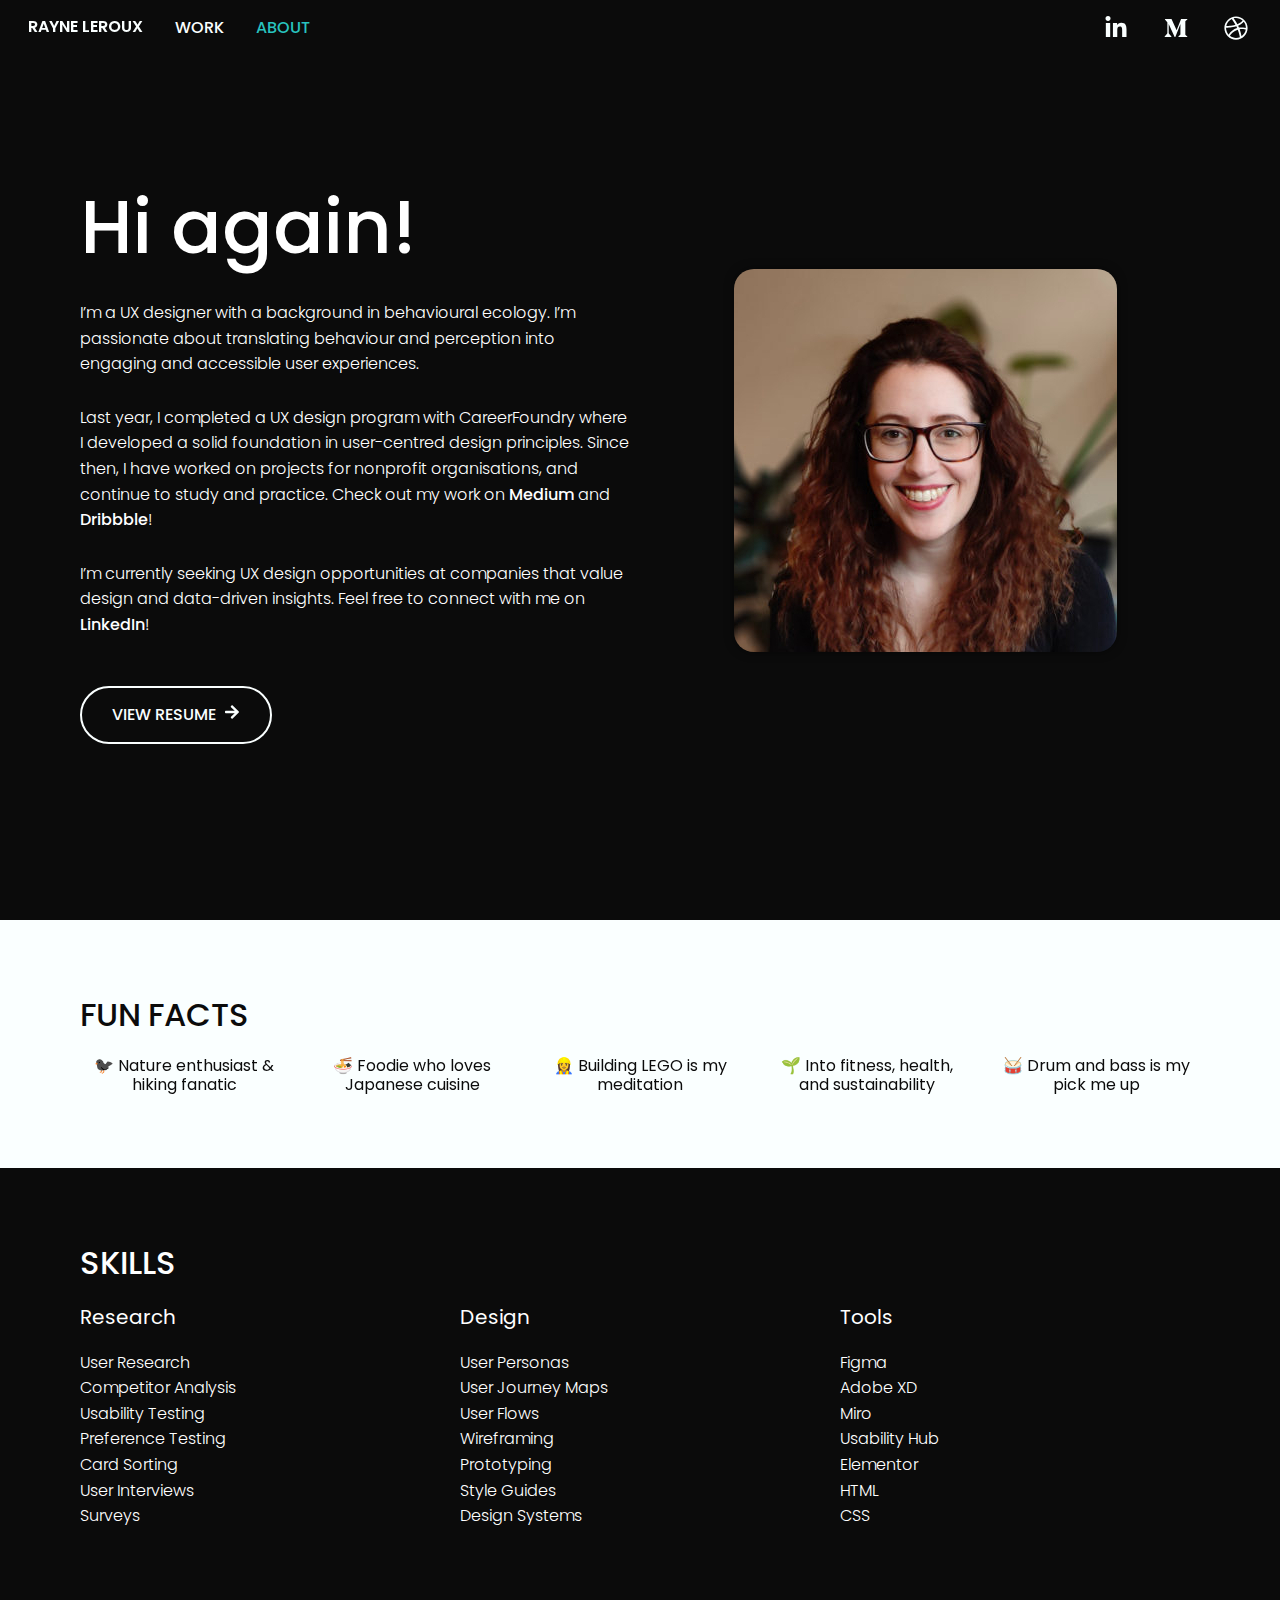
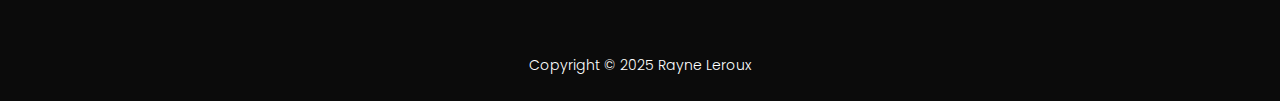
<file: about/index.html>
<!DOCTYPE html>
<html lang="en-US">
<head>
<meta charset="UTF-8">
<meta name="viewport" content="width=device-width, initial-scale=1">
	 <link rel="profile" href="https://gmpg.org/xfn/11"> 
	 <title>About &#8211; Rayne Leroux</title>
<meta name="robots" content="max-image-preview:large">
	<style>img:is([sizes="auto" i], [sizes^="auto," i]) { contain-intrinsic-size: 3000px 1500px }</style>
	<link rel="dns-prefetch" href="//fonts.googleapis.com">
<link rel="alternate" type="application/rss+xml" title="Rayne Leroux &raquo; Feed" href="/feed/">
<link rel="alternate" type="application/rss+xml" title="Rayne Leroux &raquo; Comments Feed" href="/comments/feed/">
<script>
window._wpemojiSettings = {"baseUrl":"https:\/\/s.w.org\/images\/core\/emoji\/15.0.3\/72x72\/","ext":".png","svgUrl":"https:\/\/s.w.org\/images\/core\/emoji\/15.0.3\/svg\/","svgExt":".svg","source":{"concatemoji":"\/wp-includes\/js\/wp-emoji-release.min.js?ver=6.7.2"}};
/*! This file is auto-generated */
!function(i,n){var o,s,e;function c(e){try{var t={supportTests:e,timestamp:(new Date).valueOf()};sessionStorage.setItem(o,JSON.stringify(t))}catch(e){}}function p(e,t,n){e.clearRect(0,0,e.canvas.width,e.canvas.height),e.fillText(t,0,0);var t=new Uint32Array(e.getImageData(0,0,e.canvas.width,e.canvas.height).data),r=(e.clearRect(0,0,e.canvas.width,e.canvas.height),e.fillText(n,0,0),new Uint32Array(e.getImageData(0,0,e.canvas.width,e.canvas.height).data));return t.every(function(e,t){return e===r[t]})}function u(e,t,n){switch(t){case"flag":return n(e,"🏳️‍⚧️","🏳️​⚧️")?!1:!n(e,"🇺🇳","🇺​🇳")&&!n(e,"🏴󠁧󠁢󠁥󠁮󠁧󠁿","🏴​󠁧​󠁢​󠁥​󠁮​󠁧​󠁿");case"emoji":return!n(e,"🐦‍⬛","🐦​⬛")}return!1}function f(e,t,n){var r="undefined"!=typeof WorkerGlobalScope&&self instanceof WorkerGlobalScope?new OffscreenCanvas(300,150):i.createElement("canvas"),a=r.getContext("2d",{willReadFrequently:!0}),o=(a.textBaseline="top",a.font="600 32px Arial",{});return e.forEach(function(e){o[e]=t(a,e,n)}),o}function t(e){var t=i.createElement("script");t.src=e,t.defer=!0,i.head.appendChild(t)}"undefined"!=typeof Promise&&(o="wpEmojiSettingsSupports",s=["flag","emoji"],n.supports={everything:!0,everythingExceptFlag:!0},e=new Promise(function(e){i.addEventListener("DOMContentLoaded",e,{once:!0})}),new Promise(function(t){var n=function(){try{var e=JSON.parse(sessionStorage.getItem(o));if("object"==typeof e&&"number"==typeof e.timestamp&&(new Date).valueOf()<e.timestamp+604800&&"object"==typeof e.supportTests)return e.supportTests}catch(e){}return null}();if(!n){if("undefined"!=typeof Worker&&"undefined"!=typeof OffscreenCanvas&&"undefined"!=typeof URL&&URL.createObjectURL&&"undefined"!=typeof Blob)try{var e="postMessage("+f.toString()+"("+[JSON.stringify(s),u.toString(),p.toString()].join(",")+"));",r=new Blob([e],{type:"text/javascript"}),a=new Worker(URL.createObjectURL(r),{name:"wpTestEmojiSupports"});return void(a.onmessage=function(e){c(n=e.data),a.terminate(),t(n)})}catch(e){}c(n=f(s,u,p))}t(n)}).then(function(e){for(var t in e)n.supports[t]=e[t],n.supports.everything=n.supports.everything&&n.supports[t],"flag"!==t&&(n.supports.everythingExceptFlag=n.supports.everythingExceptFlag&&n.supports[t]);n.supports.everythingExceptFlag=n.supports.everythingExceptFlag&&!n.supports.flag,n.DOMReady=!1,n.readyCallback=function(){n.DOMReady=!0}}).then(function(){return e}).then(function(){var e;n.supports.everything||(n.readyCallback(),(e=n.source||{}).concatemoji?t(e.concatemoji):e.wpemoji&&e.twemoji&&(t(e.twemoji),t(e.wpemoji)))}))}((window,document),window._wpemojiSettings);
</script>
<link rel="stylesheet" id="astra-theme-css-css" href="/wp-content/themes/astra/assets/css/minified/main.min.css?ver=4.6.5" media="all">
<style id="astra-theme-css-inline-css">:root{--ast-container-default-xlg-padding:2.5em;--ast-container-default-lg-padding:2.5em;--ast-container-default-slg-padding:2em;--ast-container-default-md-padding:2.5em;--ast-container-default-sm-padding:2.5em;--ast-container-default-xs-padding:2.4em;--ast-container-default-xxs-padding:1.8em;--ast-code-block-background:#ECEFF3;--ast-comment-inputs-background:#F9FAFB;--ast-normal-container-width:1200px;--ast-narrow-container-width:750px;--ast-blog-title-font-weight:600;--ast-blog-meta-weight:600;}html{font-size:100%;}a{color:var(--ast-global-color-0);}a:hover,a:focus{color:var(--ast-global-color-0);}body,button,input,select,textarea,.ast-button,.ast-custom-button{font-family:-apple-system,BlinkMacSystemFont,Segoe UI,Roboto,Oxygen-Sans,Ubuntu,Cantarell,Helvetica Neue,sans-serif;font-weight:300;font-size:16px;font-size:1rem;line-height:var(--ast-body-line-height,1.65em);}blockquote{color:var(--ast-global-color-3);}h1,.entry-content h1,h2,.entry-content h2,h3,.entry-content h3,h4,.entry-content h4,h5,.entry-content h5,h6,.entry-content h6,.site-title,.site-title a{font-weight:400;}.site-title{font-size:26px;font-size:1.625rem;display:block;}.site-header .site-description{font-size:15px;font-size:0.9375rem;display:none;}.entry-title{font-size:20px;font-size:1.25rem;}.ast-blog-single-element.ast-taxonomy-container a{font-size:14px;font-size:0.875rem;}.ast-blog-meta-container{font-size:13px;font-size:0.8125rem;}.archive .ast-article-post .ast-article-inner,.blog .ast-article-post .ast-article-inner,.archive .ast-article-post .ast-article-inner:hover,.blog .ast-article-post .ast-article-inner:hover{border-top-left-radius:6px;border-top-right-radius:6px;border-bottom-right-radius:6px;border-bottom-left-radius:6px;overflow:hidden;}h1,.entry-content h1{font-size:36px;font-size:2.25rem;font-weight:400;line-height:1.4em;}h2,.entry-content h2{font-size:30px;font-size:1.875rem;font-weight:500;line-height:1.3em;}h3,.entry-content h3{font-size:24px;font-size:1.5rem;font-weight:500;line-height:1.3em;text-transform:capitalize;}h4,.entry-content h4{font-size:20px;font-size:1.25rem;line-height:1.2em;font-weight:400;}h5,.entry-content h5{font-size:16px;font-size:1rem;line-height:1.2em;font-weight:400;}h6,.entry-content h6{font-size:16px;font-size:1rem;line-height:1.25em;font-weight:400;}::selection{background-color:var(--ast-global-color-0);color:#000000;}body,h1,.entry-title a,.entry-content h1,h2,.entry-content h2,h3,.entry-content h3,h4,.entry-content h4,h5,.entry-content h5,h6,.entry-content h6{color:var(--ast-global-color-3);}.tagcloud a:hover,.tagcloud a:focus,.tagcloud a.current-item{color:#000000;border-color:var(--ast-global-color-0);background-color:var(--ast-global-color-0);}input:focus,input[type="text"]:focus,input[type="email"]:focus,input[type="url"]:focus,input[type="password"]:focus,input[type="reset"]:focus,input[type="search"]:focus,textarea:focus{border-color:var(--ast-global-color-0);}input[type="radio"]:checked,input[type=reset],input[type="checkbox"]:checked,input[type="checkbox"]:hover:checked,input[type="checkbox"]:focus:checked,input[type=range]::-webkit-slider-thumb{border-color:var(--ast-global-color-0);background-color:var(--ast-global-color-0);box-shadow:none;}.site-footer a:hover + .post-count,.site-footer a:focus + .post-count{background:var(--ast-global-color-0);border-color:var(--ast-global-color-0);}.single .nav-links .nav-previous,.single .nav-links .nav-next{color:var(--ast-global-color-0);}.entry-meta,.entry-meta *{line-height:1.45;color:var(--ast-global-color-0);font-weight:600;}.entry-meta a:not(.ast-button):hover,.entry-meta a:not(.ast-button):hover *,.entry-meta a:not(.ast-button):focus,.entry-meta a:not(.ast-button):focus *,.page-links > .page-link,.page-links .page-link:hover,.post-navigation a:hover{color:var(--ast-global-color-0);}#cat option,.secondary .calendar_wrap thead a,.secondary .calendar_wrap thead a:visited{color:var(--ast-global-color-0);}.secondary .calendar_wrap #today,.ast-progress-val span{background:var(--ast-global-color-0);}.secondary a:hover + .post-count,.secondary a:focus + .post-count{background:var(--ast-global-color-0);border-color:var(--ast-global-color-0);}.calendar_wrap #today > a{color:#000000;}.page-links .page-link,.single .post-navigation a{color:var(--ast-global-color-3);}.ast-search-menu-icon .search-form button.search-submit{padding:0 4px;}.ast-search-menu-icon form.search-form{padding-right:0;}.ast-search-menu-icon.slide-search input.search-field{width:0;}.ast-header-search .ast-search-menu-icon.ast-dropdown-active .search-form,.ast-header-search .ast-search-menu-icon.ast-dropdown-active .search-field:focus{transition:all 0.2s;}.search-form input.search-field:focus{outline:none;}.ast-search-menu-icon .search-form button.search-submit:focus,.ast-theme-transparent-header .ast-header-search .ast-dropdown-active .ast-icon,.ast-theme-transparent-header .ast-inline-search .search-field:focus .ast-icon{color:var(--ast-global-color-1);}.ast-header-search .slide-search .search-form{border:2px solid var(--ast-global-color-0);}.ast-header-search .slide-search .search-field{background-color:#fff;}.ast-archive-title{color:var(--ast-global-color-2);}.widget-title,.widget .wp-block-heading{font-size:22px;font-size:1.375rem;color:var(--ast-global-color-2);}.ast-search-menu-icon.slide-search a:focus-visible:focus-visible,.astra-search-icon:focus-visible,#close:focus-visible,a:focus-visible,.ast-menu-toggle:focus-visible,.site .skip-link:focus-visible,.wp-block-loginout input:focus-visible,.wp-block-search.wp-block-search__button-inside .wp-block-search__inside-wrapper,.ast-header-navigation-arrow:focus-visible,.woocommerce .wc-proceed-to-checkout > .checkout-button:focus-visible,.woocommerce .woocommerce-MyAccount-navigation ul li a:focus-visible,.ast-orders-table__row .ast-orders-table__cell:focus-visible,.woocommerce .woocommerce-order-details .order-again > .button:focus-visible,.woocommerce .woocommerce-message a.button.wc-forward:focus-visible,.woocommerce #minus_qty:focus-visible,.woocommerce #plus_qty:focus-visible,a#ast-apply-coupon:focus-visible,.woocommerce .woocommerce-info a:focus-visible,.woocommerce .astra-shop-summary-wrap a:focus-visible,.woocommerce a.wc-forward:focus-visible,#ast-apply-coupon:focus-visible,.woocommerce-js .woocommerce-mini-cart-item a.remove:focus-visible,#close:focus-visible,.button.search-submit:focus-visible,#search_submit:focus,.normal-search:focus-visible{outline-style:dotted;outline-color:inherit;outline-width:thin;}input:focus,input[type="text"]:focus,input[type="email"]:focus,input[type="url"]:focus,input[type="password"]:focus,input[type="reset"]:focus,input[type="search"]:focus,input[type="number"]:focus,textarea:focus,.wp-block-search__input:focus,[data-section="section-header-mobile-trigger"] .ast-button-wrap .ast-mobile-menu-trigger-minimal:focus,.ast-mobile-popup-drawer.active .menu-toggle-close:focus,.woocommerce-ordering select.orderby:focus,#ast-scroll-top:focus,#coupon_code:focus,.woocommerce-page #comment:focus,.woocommerce #reviews #respond input#submit:focus,.woocommerce a.add_to_cart_button:focus,.woocommerce .button.single_add_to_cart_button:focus,.woocommerce .woocommerce-cart-form button:focus,.woocommerce .woocommerce-cart-form__cart-item .quantity .qty:focus,.woocommerce .woocommerce-billing-fields .woocommerce-billing-fields__field-wrapper .woocommerce-input-wrapper > .input-text:focus,.woocommerce #order_comments:focus,.woocommerce #place_order:focus,.woocommerce .woocommerce-address-fields .woocommerce-address-fields__field-wrapper .woocommerce-input-wrapper > .input-text:focus,.woocommerce .woocommerce-MyAccount-content form button:focus,.woocommerce .woocommerce-MyAccount-content .woocommerce-EditAccountForm .woocommerce-form-row .woocommerce-Input.input-text:focus,.woocommerce .ast-woocommerce-container .woocommerce-pagination ul.page-numbers li a:focus,body #content .woocommerce form .form-row .select2-container--default .select2-selection--single:focus,#ast-coupon-code:focus,.woocommerce.woocommerce-js .quantity input[type=number]:focus,.woocommerce-js .woocommerce-mini-cart-item .quantity input[type=number]:focus,.woocommerce p#ast-coupon-trigger:focus{border-style:dotted;border-color:inherit;border-width:thin;}input{outline:none;}.ast-logo-title-inline .site-logo-img{padding-right:1em;}body .ast-oembed-container *{position:absolute;top:0;width:100%;height:100%;left:0;}body .wp-block-embed-pocket-casts .ast-oembed-container *{position:unset;}.ast-single-post-featured-section + article {margin-top: 2em;}.site-content .ast-single-post-featured-section img {width: 100%;overflow: hidden;object-fit: cover;}.ast-separate-container .site-content .ast-single-post-featured-section + article {margin-top: -80px;z-index: 9;position: relative;border-radius: 4px;}@media (min-width: 922px) {.ast-no-sidebar .site-content .ast-article-image-container--wide {margin-left: -120px;margin-right: -120px;max-width: unset;width: unset;}.ast-left-sidebar .site-content .ast-article-image-container--wide,.ast-right-sidebar .site-content .ast-article-image-container--wide {margin-left: -10px;margin-right: -10px;}.site-content .ast-article-image-container--full {margin-left: calc( -50vw + 50%);margin-right: calc( -50vw + 50%);max-width: 100vw;width: 100vw;}.ast-left-sidebar .site-content .ast-article-image-container--full,.ast-right-sidebar .site-content .ast-article-image-container--full {margin-left: -10px;margin-right: -10px;max-width: inherit;width: auto;}}.site > .ast-single-related-posts-container {margin-top: 0;}@media (min-width: 922px) {.ast-desktop .ast-container--narrow {max-width: var(--ast-narrow-container-width);margin: 0 auto;}}.ast-page-builder-template .hentry {margin: 0;}.ast-page-builder-template .site-content > .ast-container {max-width: 100%;padding: 0;}.ast-page-builder-template .site .site-content #primary {padding: 0;margin: 0;}.ast-page-builder-template .no-results {text-align: center;margin: 4em auto;}.ast-page-builder-template .ast-pagination {padding: 2em;}.ast-page-builder-template .entry-header.ast-no-title.ast-no-thumbnail {margin-top: 0;}.ast-page-builder-template .entry-header.ast-header-without-markup {margin-top: 0;margin-bottom: 0;}.ast-page-builder-template .entry-header.ast-no-title.ast-no-meta {margin-bottom: 0;}.ast-page-builder-template.single .post-navigation {padding-bottom: 2em;}.ast-page-builder-template.single-post .site-content > .ast-container {max-width: 100%;}.ast-page-builder-template .entry-header {margin-top: 2em;margin-left: auto;margin-right: auto;}.ast-page-builder-template .ast-archive-description {margin: 2em auto 0;padding-left: 20px;padding-right: 20px;}.ast-page-builder-template .ast-row {margin-left: 0;margin-right: 0;}.single.ast-page-builder-template .entry-header + .entry-content {margin-bottom: 2em;}@media(min-width: 921px) {.ast-page-builder-template.archive.ast-right-sidebar .ast-row article,.ast-page-builder-template.archive.ast-left-sidebar .ast-row article {padding-left: 0;padding-right: 0;}}input[type="text"],input[type="number"],input[type="email"],input[type="url"],input[type="password"],input[type="search"],input[type=reset],input[type=tel],input[type=date],select,textarea{font-size:16px;font-style:normal;font-weight:400;line-height:24px;width:100%;padding:12px 16px;border-radius:4px;box-shadow:0px 1px 2px 0px rgba(0,0,0,0.05);color:var(--ast-form-input-text,#475569);}input[type="text"],input[type="number"],input[type="email"],input[type="url"],input[type="password"],input[type="search"],input[type=reset],input[type=tel],input[type=date],select{height:40px;}input[type="date"]{border-width:1px;border-style:solid;border-color:var(--ast-border-color);}input[type="text"]:focus,input[type="number"]:focus,input[type="email"]:focus,input[type="url"]:focus,input[type="password"]:focus,input[type="search"]:focus,input[type=reset]:focus,input[type="tel"]:focus,input[type="date"]:focus,select:focus,textarea:focus{border-color:#046BD2;box-shadow:none;outline:none;color:var(--ast-form-input-focus-text,#475569);}label,legend{color:#111827;font-size:14px;font-style:normal;font-weight:500;line-height:20px;}select{padding:6px 10px;}fieldset{padding:30px;border-radius:4px;}button,.ast-button,.button,input[type="button"],input[type="reset"],input[type="submit"]{border-radius:4px;box-shadow:0px 1px 2px 0px rgba(0,0,0,0.05);}:root{--ast-comment-inputs-background:#FFF;}::placeholder{color:var(--ast-form-field-color,#9CA3AF);}::-ms-input-placeholder{color:var(--ast-form-field-color,#9CA3AF);}@media (max-width:921px){#ast-desktop-header{display:none;}}@media (min-width:922px){#ast-mobile-header{display:none;}}.wp-block-buttons.aligncenter{justify-content:center;}@media (max-width:921px){.ast-theme-transparent-header #primary,.ast-theme-transparent-header #secondary{padding:0;}}@media (max-width:921px){.ast-plain-container.ast-no-sidebar #primary{padding:0;}}.ast-plain-container.ast-no-sidebar #primary{margin-top:0;margin-bottom:0;}.wp-block-button.is-style-outline .wp-block-button__link{border-color:var(--ast-global-color-0);}div.wp-block-button.is-style-outline > .wp-block-button__link:not(.has-text-color),div.wp-block-button.wp-block-button__link.is-style-outline:not(.has-text-color){color:var(--ast-global-color-0);}.wp-block-button.is-style-outline .wp-block-button__link:hover,.wp-block-buttons .wp-block-button.is-style-outline .wp-block-button__link:focus,.wp-block-buttons .wp-block-button.is-style-outline > .wp-block-button__link:not(.has-text-color):hover,.wp-block-buttons .wp-block-button.wp-block-button__link.is-style-outline:not(.has-text-color):hover{color:#000000;background-color:var(--ast-global-color-0);border-color:var(--ast-global-color-0);}.post-page-numbers.current .page-link,.ast-pagination .page-numbers.current{color:#000000;border-color:var(--ast-global-color-0);background-color:var(--ast-global-color-0);}.wp-block-buttons .wp-block-button.is-style-outline .wp-block-button__link.wp-element-button,.ast-outline-button,.wp-block-uagb-buttons-child .uagb-buttons-repeater.ast-outline-button{border-color:var(--ast-global-color-0);font-family:inherit;font-weight:500;font-size:16px;font-size:1rem;line-height:1em;padding-top:13px;padding-right:30px;padding-bottom:13px;padding-left:30px;}.wp-block-buttons .wp-block-button.is-style-outline > .wp-block-button__link:not(.has-text-color),.wp-block-buttons .wp-block-button.wp-block-button__link.is-style-outline:not(.has-text-color),.ast-outline-button{color:var(--ast-global-color-0);}.wp-block-button.is-style-outline .wp-block-button__link:hover,.wp-block-buttons .wp-block-button.is-style-outline .wp-block-button__link:focus,.wp-block-buttons .wp-block-button.is-style-outline > .wp-block-button__link:not(.has-text-color):hover,.wp-block-buttons .wp-block-button.wp-block-button__link.is-style-outline:not(.has-text-color):hover,.ast-outline-button:hover,.ast-outline-button:focus,.wp-block-uagb-buttons-child .uagb-buttons-repeater.ast-outline-button:hover,.wp-block-uagb-buttons-child .uagb-buttons-repeater.ast-outline-button:focus{color:#000000;background-color:var(--ast-global-color-0);border-color:var(--ast-global-color-0);}.uagb-buttons-repeater.ast-outline-button{border-radius:9999px;}@media (max-width:921px){.wp-block-buttons .wp-block-button.is-style-outline .wp-block-button__link.wp-element-button,.ast-outline-button,.wp-block-uagb-buttons-child .uagb-buttons-repeater.ast-outline-button{padding-top:12px;padding-right:28px;padding-bottom:12px;padding-left:28px;}}@media (max-width:544px){.wp-block-buttons .wp-block-button.is-style-outline .wp-block-button__link.wp-element-button,.ast-outline-button,.wp-block-uagb-buttons-child .uagb-buttons-repeater.ast-outline-button{padding-top:10px;padding-right:24px;padding-bottom:10px;padding-left:24px;}}.entry-content[ast-blocks-layout] > figure{margin-bottom:1em;}h1.widget-title{font-weight:400;}h2.widget-title{font-weight:500;}h3.widget-title{font-weight:500;}#page{display:flex;flex-direction:column;min-height:100vh;}.ast-404-layout-1 h1.page-title{color:var(--ast-global-color-2);}.single .post-navigation a{line-height:1em;height:inherit;}.error-404 .page-sub-title{font-size:1.5rem;font-weight:inherit;}.search .site-content .content-area .search-form{margin-bottom:0;}#page .site-content{flex-grow:1;}.widget{margin-bottom:1.25em;}#secondary li{line-height:1.5em;}#secondary .wp-block-group h2{margin-bottom:0.7em;}#secondary h2{font-size:1.7rem;}.ast-separate-container .ast-article-post,.ast-separate-container .ast-article-single,.ast-separate-container .comment-respond{padding:3em;}.ast-separate-container .ast-article-single .ast-article-single{padding:0;}.ast-article-single .wp-block-post-template-is-layout-grid{padding-left:0;}.ast-separate-container .comments-title,.ast-narrow-container .comments-title{padding:1.5em 2em;}.ast-page-builder-template .comment-form-textarea,.ast-comment-formwrap .ast-grid-common-col{padding:0;}.ast-comment-formwrap{padding:0;display:inline-flex;column-gap:20px;width:100%;margin-left:0;margin-right:0;}.comments-area textarea#comment:focus,.comments-area textarea#comment:active,.comments-area .ast-comment-formwrap input[type="text"]:focus,.comments-area .ast-comment-formwrap input[type="text"]:active {box-shadow:none;outline:none;}.archive.ast-page-builder-template .entry-header{margin-top:2em;}.ast-page-builder-template .ast-comment-formwrap{width:100%;}.entry-title{margin-bottom:0.6em;}.ast-archive-description p{font-size:inherit;font-weight:inherit;line-height:inherit;}.ast-separate-container .ast-comment-list li.depth-1,.hentry{margin-bottom:1.5em;}.site-content section.ast-archive-description{margin-bottom:2em;}@media (min-width:921px){.ast-left-sidebar.ast-page-builder-template #secondary,.archive.ast-right-sidebar.ast-page-builder-template .site-main{padding-left:20px;padding-right:20px;}}@media (max-width:544px){.ast-comment-formwrap.ast-row{column-gap:10px;display:inline-block;}#ast-commentform .ast-grid-common-col{position:relative;width:100%;}}@media (min-width:1201px){.ast-separate-container .ast-article-post,.ast-separate-container .ast-article-single,.ast-separate-container .ast-author-box,.ast-separate-container .ast-404-layout-1,.ast-separate-container .no-results{padding:3em;}}@media (max-width:921px){.ast-separate-container #primary,.ast-separate-container #secondary{padding:1.5em 0;}#primary,#secondary{padding:1.5em 0;margin:0;}.ast-left-sidebar #content > .ast-container{display:flex;flex-direction:column-reverse;width:100%;}}@media (min-width:922px){.ast-separate-container.ast-right-sidebar #primary,.ast-separate-container.ast-left-sidebar #primary{border:0;}.search-no-results.ast-separate-container #primary{margin-bottom:4em;}}.elementor-button-wrapper .elementor-button{border-style:solid;text-decoration:none;border-top-width:0;border-right-width:0;border-left-width:0;border-bottom-width:0;}body .elementor-button.elementor-size-sm,body .elementor-button.elementor-size-xs,body .elementor-button.elementor-size-md,body .elementor-button.elementor-size-lg,body .elementor-button.elementor-size-xl,body .elementor-button{padding-top:15px;padding-right:30px;padding-bottom:15px;padding-left:30px;}@media (max-width:921px){.elementor-button-wrapper .elementor-button.elementor-size-sm,.elementor-button-wrapper .elementor-button.elementor-size-xs,.elementor-button-wrapper .elementor-button.elementor-size-md,.elementor-button-wrapper .elementor-button.elementor-size-lg,.elementor-button-wrapper .elementor-button.elementor-size-xl,.elementor-button-wrapper .elementor-button{padding-top:14px;padding-right:28px;padding-bottom:14px;padding-left:28px;}}@media (max-width:544px){.elementor-button-wrapper .elementor-button.elementor-size-sm,.elementor-button-wrapper .elementor-button.elementor-size-xs,.elementor-button-wrapper .elementor-button.elementor-size-md,.elementor-button-wrapper .elementor-button.elementor-size-lg,.elementor-button-wrapper .elementor-button.elementor-size-xl,.elementor-button-wrapper .elementor-button{padding-top:12px;padding-right:24px;padding-bottom:12px;padding-left:24px;}}.elementor-button-wrapper .elementor-button{border-color:var(--ast-global-color-0);background-color:var(--ast-global-color-0);}.elementor-button-wrapper .elementor-button:hover,.elementor-button-wrapper .elementor-button:focus{color:#000000;background-color:var(--ast-global-color-0);border-color:var(--ast-global-color-0);}.wp-block-button .wp-block-button__link ,.elementor-button-wrapper .elementor-button,.elementor-button-wrapper .elementor-button:visited{color:#000000;}.elementor-button-wrapper .elementor-button{font-weight:500;font-size:16px;font-size:1rem;line-height:1em;}body .elementor-button.elementor-size-sm,body .elementor-button.elementor-size-xs,body .elementor-button.elementor-size-md,body .elementor-button.elementor-size-lg,body .elementor-button.elementor-size-xl,body .elementor-button{font-size:16px;font-size:1rem;}.wp-block-button .wp-block-button__link:hover,.wp-block-button .wp-block-button__link:focus{color:#000000;background-color:var(--ast-global-color-0);border-color:var(--ast-global-color-0);}.elementor-widget-heading h1.elementor-heading-title{line-height:1.4em;}.elementor-widget-heading h2.elementor-heading-title{line-height:1.3em;}.elementor-widget-heading h3.elementor-heading-title{line-height:1.3em;}.elementor-widget-heading h4.elementor-heading-title{line-height:1.2em;}.elementor-widget-heading h5.elementor-heading-title{line-height:1.2em;}.elementor-widget-heading h6.elementor-heading-title{line-height:1.25em;}.wp-block-button .wp-block-button__link,.wp-block-search .wp-block-search__button,body .wp-block-file .wp-block-file__button{border-color:var(--ast-global-color-0);background-color:var(--ast-global-color-0);color:#000000;font-family:inherit;font-weight:500;line-height:1em;font-size:16px;font-size:1rem;padding-top:15px;padding-right:30px;padding-bottom:15px;padding-left:30px;}@media (max-width:921px){.wp-block-button .wp-block-button__link,.wp-block-search .wp-block-search__button,body .wp-block-file .wp-block-file__button{padding-top:14px;padding-right:28px;padding-bottom:14px;padding-left:28px;}}@media (max-width:544px){.wp-block-button .wp-block-button__link,.wp-block-search .wp-block-search__button,body .wp-block-file .wp-block-file__button{padding-top:12px;padding-right:24px;padding-bottom:12px;padding-left:24px;}}.menu-toggle,button,.ast-button,.ast-custom-button,.button,input#submit,input[type="button"],input[type="submit"],input[type="reset"],#comments .submit,.search .search-submit,form[CLASS*="wp-block-search__"].wp-block-search .wp-block-search__inside-wrapper .wp-block-search__button,body .wp-block-file .wp-block-file__button,.search .search-submit,.woocommerce-js a.button,.woocommerce button.button,.woocommerce .woocommerce-message a.button,.woocommerce #respond input#submit.alt,.woocommerce input.button.alt,.woocommerce input.button,.woocommerce input.button:disabled,.woocommerce input.button:disabled[disabled],.woocommerce input.button:disabled:hover,.woocommerce input.button:disabled[disabled]:hover,.woocommerce #respond input#submit,.woocommerce button.button.alt.disabled,.wc-block-grid__products .wc-block-grid__product .wp-block-button__link,.wc-block-grid__product-onsale,[CLASS*="wc-block"] button,.woocommerce-js .astra-cart-drawer .astra-cart-drawer-content .woocommerce-mini-cart__buttons .button:not(.checkout):not(.ast-continue-shopping),.woocommerce-js .astra-cart-drawer .astra-cart-drawer-content .woocommerce-mini-cart__buttons a.checkout,.woocommerce button.button.alt.disabled.wc-variation-selection-needed,[CLASS*="wc-block"] .wc-block-components-button{border-style:solid;border-top-width:0;border-right-width:0;border-left-width:0;border-bottom-width:0;color:#000000;border-color:var(--ast-global-color-0);background-color:var(--ast-global-color-0);padding-top:15px;padding-right:30px;padding-bottom:15px;padding-left:30px;font-family:inherit;font-weight:500;font-size:16px;font-size:1rem;line-height:1em;}button:focus,.menu-toggle:hover,button:hover,.ast-button:hover,.ast-custom-button:hover .button:hover,.ast-custom-button:hover ,input[type=reset]:hover,input[type=reset]:focus,input#submit:hover,input#submit:focus,input[type="button"]:hover,input[type="button"]:focus,input[type="submit"]:hover,input[type="submit"]:focus,form[CLASS*="wp-block-search__"].wp-block-search .wp-block-search__inside-wrapper .wp-block-search__button:hover,form[CLASS*="wp-block-search__"].wp-block-search .wp-block-search__inside-wrapper .wp-block-search__button:focus,body .wp-block-file .wp-block-file__button:hover,body .wp-block-file .wp-block-file__button:focus,.woocommerce-js a.button:hover,.woocommerce button.button:hover,.woocommerce .woocommerce-message a.button:hover,.woocommerce #respond input#submit:hover,.woocommerce #respond input#submit.alt:hover,.woocommerce input.button.alt:hover,.woocommerce input.button:hover,.woocommerce button.button.alt.disabled:hover,.wc-block-grid__products .wc-block-grid__product .wp-block-button__link:hover,[CLASS*="wc-block"] button:hover,.woocommerce-js .astra-cart-drawer .astra-cart-drawer-content .woocommerce-mini-cart__buttons .button:not(.checkout):not(.ast-continue-shopping):hover,.woocommerce-js .astra-cart-drawer .astra-cart-drawer-content .woocommerce-mini-cart__buttons a.checkout:hover,.woocommerce button.button.alt.disabled.wc-variation-selection-needed:hover,[CLASS*="wc-block"] .wc-block-components-button:hover,[CLASS*="wc-block"] .wc-block-components-button:focus{color:#000000;background-color:var(--ast-global-color-0);border-color:var(--ast-global-color-0);}form[CLASS*="wp-block-search__"].wp-block-search .wp-block-search__inside-wrapper .wp-block-search__button.has-icon{padding-top:calc(15px - 3px);padding-right:calc(30px - 3px);padding-bottom:calc(15px - 3px);padding-left:calc(30px - 3px);}@media (max-width:921px){.menu-toggle,button,.ast-button,.ast-custom-button,.button,input#submit,input[type="button"],input[type="submit"],input[type="reset"],#comments .submit,.search .search-submit,form[CLASS*="wp-block-search__"].wp-block-search .wp-block-search__inside-wrapper .wp-block-search__button,body .wp-block-file .wp-block-file__button,.search .search-submit,.woocommerce-js a.button,.woocommerce button.button,.woocommerce .woocommerce-message a.button,.woocommerce #respond input#submit.alt,.woocommerce input.button.alt,.woocommerce input.button,.woocommerce input.button:disabled,.woocommerce input.button:disabled[disabled],.woocommerce input.button:disabled:hover,.woocommerce input.button:disabled[disabled]:hover,.woocommerce #respond input#submit,.woocommerce button.button.alt.disabled,.wc-block-grid__products .wc-block-grid__product .wp-block-button__link,.wc-block-grid__product-onsale,[CLASS*="wc-block"] button,.woocommerce-js .astra-cart-drawer .astra-cart-drawer-content .woocommerce-mini-cart__buttons .button:not(.checkout):not(.ast-continue-shopping),.woocommerce-js .astra-cart-drawer .astra-cart-drawer-content .woocommerce-mini-cart__buttons a.checkout,.woocommerce button.button.alt.disabled.wc-variation-selection-needed,[CLASS*="wc-block"] .wc-block-components-button{padding-top:14px;padding-right:28px;padding-bottom:14px;padding-left:28px;}}@media (max-width:544px){.menu-toggle,button,.ast-button,.ast-custom-button,.button,input#submit,input[type="button"],input[type="submit"],input[type="reset"],#comments .submit,.search .search-submit,form[CLASS*="wp-block-search__"].wp-block-search .wp-block-search__inside-wrapper .wp-block-search__button,body .wp-block-file .wp-block-file__button,.search .search-submit,.woocommerce-js a.button,.woocommerce button.button,.woocommerce .woocommerce-message a.button,.woocommerce #respond input#submit.alt,.woocommerce input.button.alt,.woocommerce input.button,.woocommerce input.button:disabled,.woocommerce input.button:disabled[disabled],.woocommerce input.button:disabled:hover,.woocommerce input.button:disabled[disabled]:hover,.woocommerce #respond input#submit,.woocommerce button.button.alt.disabled,.wc-block-grid__products .wc-block-grid__product .wp-block-button__link,.wc-block-grid__product-onsale,[CLASS*="wc-block"] button,.woocommerce-js .astra-cart-drawer .astra-cart-drawer-content .woocommerce-mini-cart__buttons .button:not(.checkout):not(.ast-continue-shopping),.woocommerce-js .astra-cart-drawer .astra-cart-drawer-content .woocommerce-mini-cart__buttons a.checkout,.woocommerce button.button.alt.disabled.wc-variation-selection-needed,[CLASS*="wc-block"] .wc-block-components-button{padding-top:12px;padding-right:24px;padding-bottom:12px;padding-left:24px;}}@media (max-width:921px){.ast-mobile-header-stack .main-header-bar .ast-search-menu-icon{display:inline-block;}.ast-header-break-point.ast-header-custom-item-outside .ast-mobile-header-stack .main-header-bar .ast-search-icon{margin:0;}.ast-comment-avatar-wrap img{max-width:2.5em;}.ast-comment-meta{padding:0 1.8888em 1.3333em;}}@media (min-width:544px){.ast-container{max-width:100%;}}@media (max-width:544px){.ast-separate-container .ast-article-post,.ast-separate-container .ast-article-single,.ast-separate-container .comments-title,.ast-separate-container .ast-archive-description{padding:1.5em 1em;}.ast-separate-container #content .ast-container{padding-left:0.54em;padding-right:0.54em;}.ast-separate-container .ast-comment-list .bypostauthor{padding:.5em;}.ast-search-menu-icon.ast-dropdown-active .search-field{width:170px;}}.ast-separate-container{background-color:var(--ast-global-color-4);;background-image:none;;}@media (max-width:921px){.site-title{display:block;}.site-header .site-description{display:none;}h1,.entry-content h1{font-size:30px;}h2,.entry-content h2{font-size:25px;}h3,.entry-content h3{font-size:20px;}}@media (max-width:544px){.site-title{display:block;}.site-header .site-description{display:none;}h1,.entry-content h1{font-size:30px;}h2,.entry-content h2{font-size:25px;}h3,.entry-content h3{font-size:20px;}}@media (max-width:921px){html{font-size:91.2%;}}@media (max-width:544px){html{font-size:91.2%;}}@media (min-width:922px){.ast-container{max-width:1240px;}}@media (min-width:922px){.site-content .ast-container{display:flex;}}@media (max-width:921px){.site-content .ast-container{flex-direction:column;}}@media (min-width:922px){.main-header-menu .sub-menu .menu-item.ast-left-align-sub-menu:hover > .sub-menu,.main-header-menu .sub-menu .menu-item.ast-left-align-sub-menu.focus > .sub-menu{margin-left:-0px;}}.ast-theme-transparent-header [data-section="section-header-mobile-trigger"] .ast-button-wrap .ast-mobile-menu-trigger-minimal{background:transparent;}.entry-content li > p{margin-bottom:0;}.site .comments-area{padding-bottom:2em;margin-top:2em;}.wp-block-file {display: flex;align-items: center;flex-wrap: wrap;justify-content: space-between;}.wp-block-pullquote {border: none;}.wp-block-pullquote blockquote::before {content: "\201D";font-family: "Helvetica",sans-serif;display: flex;transform: rotate( 180deg );font-size: 6rem;font-style: normal;line-height: 1;font-weight: bold;align-items: center;justify-content: center;}.has-text-align-right > blockquote::before {justify-content: flex-start;}.has-text-align-left > blockquote::before {justify-content: flex-end;}figure.wp-block-pullquote.is-style-solid-color blockquote {max-width: 100%;text-align: inherit;}html body {--wp--custom--ast-default-block-top-padding: 3em;--wp--custom--ast-default-block-right-padding: 3em;--wp--custom--ast-default-block-bottom-padding: 3em;--wp--custom--ast-default-block-left-padding: 3em;--wp--custom--ast-container-width: 1200px;--wp--custom--ast-content-width-size: 1200px;--wp--custom--ast-wide-width-size: calc(1200px + var(--wp--custom--ast-default-block-left-padding) + var(--wp--custom--ast-default-block-right-padding));}.ast-narrow-container {--wp--custom--ast-content-width-size: 750px;--wp--custom--ast-wide-width-size: 750px;}@media(max-width: 921px) {html body {--wp--custom--ast-default-block-top-padding: 3em;--wp--custom--ast-default-block-right-padding: 2em;--wp--custom--ast-default-block-bottom-padding: 3em;--wp--custom--ast-default-block-left-padding: 2em;}}@media(max-width: 544px) {html body {--wp--custom--ast-default-block-top-padding: 3em;--wp--custom--ast-default-block-right-padding: 1.5em;--wp--custom--ast-default-block-bottom-padding: 3em;--wp--custom--ast-default-block-left-padding: 1.5em;}}.entry-content > .wp-block-group,.entry-content > .wp-block-cover,.entry-content > .wp-block-columns {padding-top: var(--wp--custom--ast-default-block-top-padding);padding-right: var(--wp--custom--ast-default-block-right-padding);padding-bottom: var(--wp--custom--ast-default-block-bottom-padding);padding-left: var(--wp--custom--ast-default-block-left-padding);}.ast-plain-container.ast-no-sidebar .entry-content > .alignfull,.ast-page-builder-template .ast-no-sidebar .entry-content > .alignfull {margin-left: calc( -50vw + 50%);margin-right: calc( -50vw + 50%);max-width: 100vw;width: 100vw;}.ast-plain-container.ast-no-sidebar .entry-content .alignfull .alignfull,.ast-page-builder-template.ast-no-sidebar .entry-content .alignfull .alignfull,.ast-plain-container.ast-no-sidebar .entry-content .alignfull .alignwide,.ast-page-builder-template.ast-no-sidebar .entry-content .alignfull .alignwide,.ast-plain-container.ast-no-sidebar .entry-content .alignwide .alignfull,.ast-page-builder-template.ast-no-sidebar .entry-content .alignwide .alignfull,.ast-plain-container.ast-no-sidebar .entry-content .alignwide .alignwide,.ast-page-builder-template.ast-no-sidebar .entry-content .alignwide .alignwide,.ast-plain-container.ast-no-sidebar .entry-content .wp-block-column .alignfull,.ast-page-builder-template.ast-no-sidebar .entry-content .wp-block-column .alignfull,.ast-plain-container.ast-no-sidebar .entry-content .wp-block-column .alignwide,.ast-page-builder-template.ast-no-sidebar .entry-content .wp-block-column .alignwide {margin-left: auto;margin-right: auto;width: 100%;}[ast-blocks-layout] .wp-block-separator:not(.is-style-dots) {height: 0;}[ast-blocks-layout] .wp-block-separator {margin: 20px auto;}[ast-blocks-layout] .wp-block-separator:not(.is-style-wide):not(.is-style-dots) {max-width: 100px;}[ast-blocks-layout] .wp-block-separator.has-background {padding: 0;}.entry-content[ast-blocks-layout] > * {max-width: var(--wp--custom--ast-content-width-size);margin-left: auto;margin-right: auto;}.entry-content[ast-blocks-layout] > .alignwide {max-width: var(--wp--custom--ast-wide-width-size);}.entry-content[ast-blocks-layout] .alignfull {max-width: none;}.entry-content .wp-block-columns {margin-bottom: 0;}blockquote {margin: 1.5em;border-color: rgba(0,0,0,0.05);}.wp-block-quote:not(.has-text-align-right):not(.has-text-align-center) {border-left: 5px solid rgba(0,0,0,0.05);}.has-text-align-right > blockquote,blockquote.has-text-align-right {border-right: 5px solid rgba(0,0,0,0.05);}.has-text-align-left > blockquote,blockquote.has-text-align-left {border-left: 5px solid rgba(0,0,0,0.05);}.wp-block-site-tagline,.wp-block-latest-posts .read-more {margin-top: 15px;}.wp-block-loginout p label {display: block;}.wp-block-loginout p:not(.login-remember):not(.login-submit) input {width: 100%;}.wp-block-loginout input:focus {border-color: transparent;}.wp-block-loginout input:focus {outline: thin dotted;}.entry-content .wp-block-media-text .wp-block-media-text__content {padding: 0 0 0 8%;}.entry-content .wp-block-media-text.has-media-on-the-right .wp-block-media-text__content {padding: 0 8% 0 0;}.entry-content .wp-block-media-text.has-background .wp-block-media-text__content {padding: 8%;}.entry-content .wp-block-cover:not([class*="background-color"]) .wp-block-cover__inner-container,.entry-content .wp-block-cover:not([class*="background-color"]) .wp-block-cover-image-text,.entry-content .wp-block-cover:not([class*="background-color"]) .wp-block-cover-text,.entry-content .wp-block-cover-image:not([class*="background-color"]) .wp-block-cover__inner-container,.entry-content .wp-block-cover-image:not([class*="background-color"]) .wp-block-cover-image-text,.entry-content .wp-block-cover-image:not([class*="background-color"]) .wp-block-cover-text {color: var(--ast-global-color-5);}.wp-block-loginout .login-remember input {width: 1.1rem;height: 1.1rem;margin: 0 5px 4px 0;vertical-align: middle;}.wp-block-latest-posts > li > *:first-child,.wp-block-latest-posts:not(.is-grid) > li:first-child {margin-top: 0;}.wp-block-search__inside-wrapper .wp-block-search__input {padding: 0 10px;color: var(--ast-global-color-3);background: var(--ast-global-color-5);border-color: var(--ast-border-color);}.wp-block-latest-posts .read-more {margin-bottom: 1.5em;}.wp-block-search__no-button .wp-block-search__inside-wrapper .wp-block-search__input {padding-top: 5px;padding-bottom: 5px;}.wp-block-latest-posts .wp-block-latest-posts__post-date,.wp-block-latest-posts .wp-block-latest-posts__post-author {font-size: 1rem;}.wp-block-latest-posts > li > *,.wp-block-latest-posts:not(.is-grid) > li {margin-top: 12px;margin-bottom: 12px;}.ast-page-builder-template .entry-content[ast-blocks-layout] > *,.ast-page-builder-template .entry-content[ast-blocks-layout] > .alignfull > * {max-width: none;}.ast-page-builder-template .entry-content[ast-blocks-layout] > .alignwide > * {max-width: var(--wp--custom--ast-wide-width-size);}.ast-page-builder-template .entry-content[ast-blocks-layout] > .inherit-container-width > *,.ast-page-builder-template .entry-content[ast-blocks-layout] > * > *,.entry-content[ast-blocks-layout] > .wp-block-cover .wp-block-cover__inner-container {max-width: var(--wp--custom--ast-content-width-size);margin-left: auto;margin-right: auto;}.entry-content[ast-blocks-layout] .wp-block-cover:not(.alignleft):not(.alignright) {width: auto;}@media(max-width: 1200px) {.ast-separate-container .entry-content > .alignfull,.ast-separate-container .entry-content[ast-blocks-layout] > .alignwide,.ast-plain-container .entry-content[ast-blocks-layout] > .alignwide,.ast-plain-container .entry-content .alignfull {margin-left: calc(-1 * min(var(--ast-container-default-xlg-padding),20px)) ;margin-right: calc(-1 * min(var(--ast-container-default-xlg-padding),20px));}}@media(min-width: 1201px) {.ast-separate-container .entry-content > .alignfull {margin-left: calc(-1 * var(--ast-container-default-xlg-padding) );margin-right: calc(-1 * var(--ast-container-default-xlg-padding) );}.ast-separate-container .entry-content[ast-blocks-layout] > .alignwide,.ast-plain-container .entry-content[ast-blocks-layout] > .alignwide {margin-left: calc(-1 * var(--wp--custom--ast-default-block-left-padding) );margin-right: calc(-1 * var(--wp--custom--ast-default-block-right-padding) );}}@media(min-width: 921px) {.ast-separate-container .entry-content .wp-block-group.alignwide:not(.inherit-container-width) > :where(:not(.alignleft):not(.alignright)),.ast-plain-container .entry-content .wp-block-group.alignwide:not(.inherit-container-width) > :where(:not(.alignleft):not(.alignright)) {max-width: calc( var(--wp--custom--ast-content-width-size) + 80px );}.ast-plain-container.ast-right-sidebar .entry-content[ast-blocks-layout] .alignfull,.ast-plain-container.ast-left-sidebar .entry-content[ast-blocks-layout] .alignfull {margin-left: -60px;margin-right: -60px;}}@media(min-width: 544px) {.entry-content > .alignleft {margin-right: 20px;}.entry-content > .alignright {margin-left: 20px;}}@media (max-width:544px){.wp-block-columns .wp-block-column:not(:last-child){margin-bottom:20px;}.wp-block-latest-posts{margin:0;}}@media( max-width: 600px ) {.entry-content .wp-block-media-text .wp-block-media-text__content,.entry-content .wp-block-media-text.has-media-on-the-right .wp-block-media-text__content {padding: 8% 0 0;}.entry-content .wp-block-media-text.has-background .wp-block-media-text__content {padding: 8%;}}.ast-page-builder-template .entry-header {padding-left: 0;}.ast-narrow-container .site-content .wp-block-uagb-image--align-full .wp-block-uagb-image__figure {max-width: 100%;margin-left: auto;margin-right: auto;}.entry-content ul,.entry-content ol {padding: revert;margin: revert;padding-left: 20px;}:root .has-ast-global-color-0-color{color:var(--ast-global-color-0);}:root .has-ast-global-color-0-background-color{background-color:var(--ast-global-color-0);}:root .wp-block-button .has-ast-global-color-0-color{color:var(--ast-global-color-0);}:root .wp-block-button .has-ast-global-color-0-background-color{background-color:var(--ast-global-color-0);}:root .has-ast-global-color-1-color{color:var(--ast-global-color-1);}:root .has-ast-global-color-1-background-color{background-color:var(--ast-global-color-1);}:root .wp-block-button .has-ast-global-color-1-color{color:var(--ast-global-color-1);}:root .wp-block-button .has-ast-global-color-1-background-color{background-color:var(--ast-global-color-1);}:root .has-ast-global-color-2-color{color:var(--ast-global-color-2);}:root .has-ast-global-color-2-background-color{background-color:var(--ast-global-color-2);}:root .wp-block-button .has-ast-global-color-2-color{color:var(--ast-global-color-2);}:root .wp-block-button .has-ast-global-color-2-background-color{background-color:var(--ast-global-color-2);}:root .has-ast-global-color-3-color{color:var(--ast-global-color-3);}:root .has-ast-global-color-3-background-color{background-color:var(--ast-global-color-3);}:root .wp-block-button .has-ast-global-color-3-color{color:var(--ast-global-color-3);}:root .wp-block-button .has-ast-global-color-3-background-color{background-color:var(--ast-global-color-3);}:root .has-ast-global-color-4-color{color:var(--ast-global-color-4);}:root .has-ast-global-color-4-background-color{background-color:var(--ast-global-color-4);}:root .wp-block-button .has-ast-global-color-4-color{color:var(--ast-global-color-4);}:root .wp-block-button .has-ast-global-color-4-background-color{background-color:var(--ast-global-color-4);}:root .has-ast-global-color-5-color{color:var(--ast-global-color-5);}:root .has-ast-global-color-5-background-color{background-color:var(--ast-global-color-5);}:root .wp-block-button .has-ast-global-color-5-color{color:var(--ast-global-color-5);}:root .wp-block-button .has-ast-global-color-5-background-color{background-color:var(--ast-global-color-5);}:root .has-ast-global-color-6-color{color:var(--ast-global-color-6);}:root .has-ast-global-color-6-background-color{background-color:var(--ast-global-color-6);}:root .wp-block-button .has-ast-global-color-6-color{color:var(--ast-global-color-6);}:root .wp-block-button .has-ast-global-color-6-background-color{background-color:var(--ast-global-color-6);}:root .has-ast-global-color-7-color{color:var(--ast-global-color-7);}:root .has-ast-global-color-7-background-color{background-color:var(--ast-global-color-7);}:root .wp-block-button .has-ast-global-color-7-color{color:var(--ast-global-color-7);}:root .wp-block-button .has-ast-global-color-7-background-color{background-color:var(--ast-global-color-7);}:root .has-ast-global-color-8-color{color:var(--ast-global-color-8);}:root .has-ast-global-color-8-background-color{background-color:var(--ast-global-color-8);}:root .wp-block-button .has-ast-global-color-8-color{color:var(--ast-global-color-8);}:root .wp-block-button .has-ast-global-color-8-background-color{background-color:var(--ast-global-color-8);}:root{--ast-global-color-0:#28c3bf;--ast-global-color-1:#045cb4;--ast-global-color-2:#1e293b;--ast-global-color-3:#334155;--ast-global-color-4:#F0F5FA;--ast-global-color-5:#FFFFFF;--ast-global-color-6:#D1D5DB;--ast-global-color-7:#111111;--ast-global-color-8:#111111;}:root {--ast-border-color : var(--ast-global-color-6);}.ast-single-entry-banner {-js-display: flex;display: flex;flex-direction: column;justify-content: center;text-align: center;position: relative;background: #eeeeee;}.ast-single-entry-banner[data-banner-layout="layout-1"] {max-width: 1200px;background: inherit;padding: 20px 0;}.ast-single-entry-banner[data-banner-width-type="custom"] {margin: 0 auto;width: 100%;}.ast-single-entry-banner + .site-content .entry-header {margin-bottom: 0;}.site .ast-author-avatar {--ast-author-avatar-size: ;}a.ast-underline-text {text-decoration: underline;}.ast-container > .ast-terms-link {position: relative;display: block;}a.ast-button.ast-badge-tax {padding: 4px 8px;border-radius: 3px;font-size: inherit;}header.entry-header .entry-title{font-weight:600;font-size:32px;font-size:2rem;}header.entry-header > *:not(:last-child){margin-bottom:10px;}header.entry-header .post-thumb-img-content{text-align:center;}header.entry-header .post-thumb img,.ast-single-post-featured-section.post-thumb img{aspect-ratio:16/9;width:100%;height:100%;}.ast-archive-entry-banner {-js-display: flex;display: flex;flex-direction: column;justify-content: center;text-align: center;position: relative;background: #eeeeee;}.ast-archive-entry-banner[data-banner-width-type="custom"] {margin: 0 auto;width: 100%;}.ast-archive-entry-banner[data-banner-layout="layout-1"] {background: inherit;padding: 20px 0;text-align: left;}body.archive .ast-archive-description{max-width:1200px;width:100%;text-align:left;padding-top:3em;padding-right:3em;padding-bottom:3em;padding-left:3em;}body.archive .ast-archive-description .ast-archive-title,body.archive .ast-archive-description .ast-archive-title *{font-weight:600;font-size:32px;font-size:2rem;}body.archive .ast-archive-description > *:not(:last-child){margin-bottom:10px;}@media (max-width:921px){body.archive .ast-archive-description{text-align:left;}}@media (max-width:544px){body.archive .ast-archive-description{text-align:left;}}.ast-theme-transparent-header #masthead .site-logo-img .transparent-custom-logo .astra-logo-svg{width:150px;}.ast-theme-transparent-header #masthead .site-logo-img .transparent-custom-logo img{ max-width:150px;}@media (max-width:921px){.ast-theme-transparent-header #masthead .site-logo-img .transparent-custom-logo .astra-logo-svg{width:120px;}.ast-theme-transparent-header #masthead .site-logo-img .transparent-custom-logo img{ max-width:120px;}}@media (max-width:543px){.ast-theme-transparent-header #masthead .site-logo-img .transparent-custom-logo .astra-logo-svg{width:100px;}.ast-theme-transparent-header #masthead .site-logo-img .transparent-custom-logo img{ max-width:100px;}}@media (min-width:921px){.ast-theme-transparent-header #masthead{position:absolute;left:0;right:0;}.ast-theme-transparent-header .main-header-bar,.ast-theme-transparent-header.ast-header-break-point .main-header-bar{background:none;}body.elementor-editor-active.ast-theme-transparent-header #masthead,.fl-builder-edit .ast-theme-transparent-header #masthead,body.vc_editor.ast-theme-transparent-header #masthead,body.brz-ed.ast-theme-transparent-header #masthead{z-index:0;}.ast-header-break-point.ast-replace-site-logo-transparent.ast-theme-transparent-header .custom-mobile-logo-link{display:none;}.ast-header-break-point.ast-replace-site-logo-transparent.ast-theme-transparent-header .transparent-custom-logo{display:inline-block;}.ast-theme-transparent-header .ast-above-header,.ast-theme-transparent-header .ast-above-header.ast-above-header-bar{background-image:none;background-color:transparent;}.ast-theme-transparent-header .ast-below-header{background-image:none;background-color:transparent;}}.ast-theme-transparent-header .ast-builder-menu .main-header-menu .menu-item .sub-menu .menu-link,.ast-theme-transparent-header .main-header-menu .menu-item .sub-menu .menu-link{background-color:transparent;}@media (max-width:921px){.ast-theme-transparent-header #masthead{position:absolute;left:0;right:0;}.ast-theme-transparent-header .main-header-bar,.ast-theme-transparent-header.ast-header-break-point .main-header-bar{background:none;}body.elementor-editor-active.ast-theme-transparent-header #masthead,.fl-builder-edit .ast-theme-transparent-header #masthead,body.vc_editor.ast-theme-transparent-header #masthead,body.brz-ed.ast-theme-transparent-header #masthead{z-index:0;}.ast-header-break-point.ast-replace-site-logo-transparent.ast-theme-transparent-header .custom-mobile-logo-link{display:none;}.ast-header-break-point.ast-replace-site-logo-transparent.ast-theme-transparent-header .transparent-custom-logo{display:inline-block;}.ast-theme-transparent-header .ast-above-header,.ast-theme-transparent-header .ast-above-header.ast-above-header-bar{background-image:none;background-color:transparent;}.ast-theme-transparent-header .ast-below-header{background-image:none;background-color:transparent;}}.ast-theme-transparent-header #ast-desktop-header > [CLASS*="-header-wrap"]:nth-last-child(2) > [CLASS*="-header-bar"],.ast-theme-transparent-header.ast-header-break-point #ast-mobile-header > [CLASS*="-header-wrap"]:nth-last-child(2) > [CLASS*="-header-bar"]{border-bottom-width:0px;border-bottom-style:solid;}.ast-breadcrumbs .trail-browse,.ast-breadcrumbs .trail-items,.ast-breadcrumbs .trail-items li{display:inline-block;margin:0;padding:0;border:none;background:inherit;text-indent:0;text-decoration:none;}.ast-breadcrumbs .trail-browse{font-size:inherit;font-style:inherit;font-weight:inherit;color:inherit;}.ast-breadcrumbs .trail-items{list-style:none;}.trail-items li::after{padding:0 0.3em;content:"\00bb";}.trail-items li:last-of-type::after{display:none;}h1,.entry-content h1,h2,.entry-content h2,h3,.entry-content h3,h4,.entry-content h4,h5,.entry-content h5,h6,.entry-content h6{color:var(--ast-global-color-2);}.entry-title a{color:var(--ast-global-color-2);}@media (max-width:921px){.ast-builder-grid-row-container.ast-builder-grid-row-tablet-3-firstrow .ast-builder-grid-row > *:first-child,.ast-builder-grid-row-container.ast-builder-grid-row-tablet-3-lastrow .ast-builder-grid-row > *:last-child{grid-column:1 / -1;}}@media (max-width:544px){.ast-builder-grid-row-container.ast-builder-grid-row-mobile-3-firstrow .ast-builder-grid-row > *:first-child,.ast-builder-grid-row-container.ast-builder-grid-row-mobile-3-lastrow .ast-builder-grid-row > *:last-child{grid-column:1 / -1;}}.ast-builder-layout-element[data-section="title_tagline"]{display:flex;}@media (max-width:921px){.ast-header-break-point .ast-builder-layout-element[data-section="title_tagline"]{display:flex;}}@media (max-width:544px){.ast-header-break-point .ast-builder-layout-element[data-section="title_tagline"]{display:flex;}}.site-below-footer-wrap{padding-top:20px;padding-bottom:20px;}.site-below-footer-wrap[data-section="section-below-footer-builder"]{background-color:;;background-image:none;;min-height:30px;}.site-below-footer-wrap[data-section="section-below-footer-builder"] .ast-builder-grid-row{max-width:1200px;min-height:30px;margin-left:auto;margin-right:auto;}.site-below-footer-wrap[data-section="section-below-footer-builder"] .ast-builder-grid-row,.site-below-footer-wrap[data-section="section-below-footer-builder"] .site-footer-section{align-items:center;}.site-below-footer-wrap[data-section="section-below-footer-builder"].ast-footer-row-inline .site-footer-section{display:flex;margin-bottom:0;}.ast-builder-grid-row-full .ast-builder-grid-row{grid-template-columns:1fr;}@media (max-width:921px){.site-below-footer-wrap[data-section="section-below-footer-builder"].ast-footer-row-tablet-inline .site-footer-section{display:flex;margin-bottom:0;}.site-below-footer-wrap[data-section="section-below-footer-builder"].ast-footer-row-tablet-stack .site-footer-section{display:block;margin-bottom:10px;}.ast-builder-grid-row-container.ast-builder-grid-row-tablet-full .ast-builder-grid-row{grid-template-columns:1fr;}}@media (max-width:544px){.site-below-footer-wrap[data-section="section-below-footer-builder"].ast-footer-row-mobile-inline .site-footer-section{display:flex;margin-bottom:0;}.site-below-footer-wrap[data-section="section-below-footer-builder"].ast-footer-row-mobile-stack .site-footer-section{display:block;margin-bottom:10px;}.ast-builder-grid-row-container.ast-builder-grid-row-mobile-full .ast-builder-grid-row{grid-template-columns:1fr;}}.site-below-footer-wrap[data-section="section-below-footer-builder"]{display:grid;}@media (max-width:921px){.ast-header-break-point .site-below-footer-wrap[data-section="section-below-footer-builder"]{display:grid;}}@media (max-width:544px){.ast-header-break-point .site-below-footer-wrap[data-section="section-below-footer-builder"]{display:grid;}}.ast-footer-copyright{text-align:center;}.ast-footer-copyright {color:var(--ast-global-color-5);}@media (max-width:921px){.ast-footer-copyright{text-align:center;}}@media (max-width:544px){.ast-footer-copyright{text-align:center;}}.ast-footer-copyright {font-size:14px;font-size:0.875rem;}.ast-footer-copyright.ast-builder-layout-element{display:flex;}@media (max-width:921px){.ast-header-break-point .ast-footer-copyright.ast-builder-layout-element{display:flex;}}@media (max-width:544px){.ast-header-break-point .ast-footer-copyright.ast-builder-layout-element{display:flex;}}.site-footer{background-color:#0b0b0b;;background-image:none;;}.footer-widget-area.widget-area.site-footer-focus-item{width:auto;}.elementor-widget-heading .elementor-heading-title{margin:0;}.elementor-page .ast-menu-toggle{color:unset !important;background:unset !important;}.elementor-post.elementor-grid-item.hentry{margin-bottom:0;}.woocommerce div.product .elementor-element.elementor-products-grid .related.products ul.products li.product,.elementor-element .elementor-wc-products .woocommerce[class*='columns-'] ul.products li.product{width:auto;margin:0;float:none;}.elementor-toc__list-wrapper{margin:0;}body .elementor hr{background-color:#ccc;margin:0;}.ast-left-sidebar .elementor-section.elementor-section-stretched,.ast-right-sidebar .elementor-section.elementor-section-stretched{max-width:100%;left:0 !important;}.elementor-posts-container [CLASS*="ast-width-"]{width:100%;}.elementor-template-full-width .ast-container{display:block;}.elementor-screen-only,.screen-reader-text,.screen-reader-text span,.ui-helper-hidden-accessible{top:0 !important;}@media (max-width:544px){.elementor-element .elementor-wc-products .woocommerce[class*="columns-"] ul.products li.product{width:auto;margin:0;}.elementor-element .woocommerce .woocommerce-result-count{float:none;}}.ast-header-break-point .main-header-bar{border-bottom-width:1px;}@media (min-width:922px){.main-header-bar{border-bottom-width:1px;}}.main-header-menu .menu-item, #astra-footer-menu .menu-item, .main-header-bar .ast-masthead-custom-menu-items{-js-display:flex;display:flex;-webkit-box-pack:center;-webkit-justify-content:center;-moz-box-pack:center;-ms-flex-pack:center;justify-content:center;-webkit-box-orient:vertical;-webkit-box-direction:normal;-webkit-flex-direction:column;-moz-box-orient:vertical;-moz-box-direction:normal;-ms-flex-direction:column;flex-direction:column;}.main-header-menu > .menu-item > .menu-link, #astra-footer-menu > .menu-item > .menu-link{height:100%;-webkit-box-align:center;-webkit-align-items:center;-moz-box-align:center;-ms-flex-align:center;align-items:center;-js-display:flex;display:flex;}.ast-header-break-point .main-navigation ul .menu-item .menu-link .icon-arrow:first-of-type svg{top:.2em;margin-top:0px;margin-left:0px;width:.65em;transform:translate(0, -2px) rotateZ(270deg);}.ast-mobile-popup-content .ast-submenu-expanded > .ast-menu-toggle{transform:rotateX(180deg);overflow-y:auto;}@media (min-width:922px){.ast-builder-menu .main-navigation > ul > li:last-child a{margin-right:0;}}.ast-separate-container .ast-article-inner{background-color:var(--ast-global-color-5);;background-image:none;;}@media (max-width:921px){.ast-separate-container .ast-article-inner{background-color:var(--ast-global-color-5);;background-image:none;;}}@media (max-width:544px){.ast-separate-container .ast-article-inner{background-color:var(--ast-global-color-5);;background-image:none;;}}.ast-separate-container .ast-article-single:not(.ast-related-post), .woocommerce.ast-separate-container .ast-woocommerce-container, .ast-separate-container .error-404, .ast-separate-container .no-results, .single.ast-separate-container .site-main .ast-author-meta, .ast-separate-container .related-posts-title-wrapper,.ast-separate-container .comments-count-wrapper, .ast-box-layout.ast-plain-container .site-content,.ast-padded-layout.ast-plain-container .site-content, .ast-separate-container .ast-archive-description, .ast-separate-container .comments-area{background-color:var(--ast-global-color-5);;background-image:none;;}@media (max-width:921px){.ast-separate-container .ast-article-single:not(.ast-related-post), .woocommerce.ast-separate-container .ast-woocommerce-container, .ast-separate-container .error-404, .ast-separate-container .no-results, .single.ast-separate-container .site-main .ast-author-meta, .ast-separate-container .related-posts-title-wrapper,.ast-separate-container .comments-count-wrapper, .ast-box-layout.ast-plain-container .site-content,.ast-padded-layout.ast-plain-container .site-content, .ast-separate-container .ast-archive-description{background-color:var(--ast-global-color-5);;background-image:none;;}}@media (max-width:544px){.ast-separate-container .ast-article-single:not(.ast-related-post), .woocommerce.ast-separate-container .ast-woocommerce-container, .ast-separate-container .error-404, .ast-separate-container .no-results, .single.ast-separate-container .site-main .ast-author-meta, .ast-separate-container .related-posts-title-wrapper,.ast-separate-container .comments-count-wrapper, .ast-box-layout.ast-plain-container .site-content,.ast-padded-layout.ast-plain-container .site-content, .ast-separate-container .ast-archive-description{background-color:var(--ast-global-color-5);;background-image:none;;}}.ast-separate-container.ast-two-container #secondary .widget{background-color:var(--ast-global-color-5);;background-image:none;;}@media (max-width:921px){.ast-separate-container.ast-two-container #secondary .widget{background-color:var(--ast-global-color-5);;background-image:none;;}}@media (max-width:544px){.ast-separate-container.ast-two-container #secondary .widget{background-color:var(--ast-global-color-5);;background-image:none;;}}.ast-plain-container, .ast-page-builder-template{background-color:var(--ast-global-color-5);;background-image:none;;}@media (max-width:921px){.ast-plain-container, .ast-page-builder-template{background-color:var(--ast-global-color-5);;background-image:none;;}}@media (max-width:544px){.ast-plain-container, .ast-page-builder-template{background-color:var(--ast-global-color-5);;background-image:none;;}}
		#ast-scroll-top {
			display: none;
			position: fixed;
			text-align: center;
			cursor: pointer;
			z-index: 99;
			width: 2.1em;
			height: 2.1em;
			line-height: 2.1;
			color: #ffffff;
			border-radius: 2px;
			content: "";
			outline: inherit;
		}
		@media (min-width: 769px) {
			#ast-scroll-top {
				content: "769";
			}
		}
		#ast-scroll-top .ast-icon.icon-arrow svg {
			margin-left: 0px;
			vertical-align: middle;
			transform: translate(0, -20%) rotate(180deg);
			width: 1.6em;
		}
		.ast-scroll-to-top-right {
			right: 30px;
			bottom: 30px;
		}
		.ast-scroll-to-top-left {
			left: 30px;
			bottom: 30px;
		}
	#ast-scroll-top{background-color:var(--ast-global-color-0);font-size:15px;font-size:0.9375rem;}@media (max-width:921px){#ast-scroll-top .ast-icon.icon-arrow svg{width:1em;}}.ast-mobile-header-content > *,.ast-desktop-header-content > * {padding: 10px 0;height: auto;}.ast-mobile-header-content > *:first-child,.ast-desktop-header-content > *:first-child {padding-top: 10px;}.ast-mobile-header-content > .ast-builder-menu,.ast-desktop-header-content > .ast-builder-menu {padding-top: 0;}.ast-mobile-header-content > *:last-child,.ast-desktop-header-content > *:last-child {padding-bottom: 0;}.ast-mobile-header-content .ast-search-menu-icon.ast-inline-search label,.ast-desktop-header-content .ast-search-menu-icon.ast-inline-search label {width: 100%;}.ast-desktop-header-content .main-header-bar-navigation .ast-submenu-expanded > .ast-menu-toggle::before {transform: rotateX(180deg);}#ast-desktop-header .ast-desktop-header-content,.ast-mobile-header-content .ast-search-icon,.ast-desktop-header-content .ast-search-icon,.ast-mobile-header-wrap .ast-mobile-header-content,.ast-main-header-nav-open.ast-popup-nav-open .ast-mobile-header-wrap .ast-mobile-header-content,.ast-main-header-nav-open.ast-popup-nav-open .ast-desktop-header-content {display: none;}.ast-main-header-nav-open.ast-header-break-point #ast-desktop-header .ast-desktop-header-content,.ast-main-header-nav-open.ast-header-break-point .ast-mobile-header-wrap .ast-mobile-header-content {display: block;}.ast-desktop .ast-desktop-header-content .astra-menu-animation-slide-up > .menu-item > .sub-menu,.ast-desktop .ast-desktop-header-content .astra-menu-animation-slide-up > .menu-item .menu-item > .sub-menu,.ast-desktop .ast-desktop-header-content .astra-menu-animation-slide-down > .menu-item > .sub-menu,.ast-desktop .ast-desktop-header-content .astra-menu-animation-slide-down > .menu-item .menu-item > .sub-menu,.ast-desktop .ast-desktop-header-content .astra-menu-animation-fade > .menu-item > .sub-menu,.ast-desktop .ast-desktop-header-content .astra-menu-animation-fade > .menu-item .menu-item > .sub-menu {opacity: 1;visibility: visible;}.ast-hfb-header.ast-default-menu-enable.ast-header-break-point .ast-mobile-header-wrap .ast-mobile-header-content .main-header-bar-navigation {width: unset;margin: unset;}.ast-mobile-header-content.content-align-flex-end .main-header-bar-navigation .menu-item-has-children > .ast-menu-toggle,.ast-desktop-header-content.content-align-flex-end .main-header-bar-navigation .menu-item-has-children > .ast-menu-toggle {left: calc( 20px - 0.907em);right: auto;}.ast-mobile-header-content .ast-search-menu-icon,.ast-mobile-header-content .ast-search-menu-icon.slide-search,.ast-desktop-header-content .ast-search-menu-icon,.ast-desktop-header-content .ast-search-menu-icon.slide-search {width: 100%;position: relative;display: block;right: auto;transform: none;}.ast-mobile-header-content .ast-search-menu-icon.slide-search .search-form,.ast-mobile-header-content .ast-search-menu-icon .search-form,.ast-desktop-header-content .ast-search-menu-icon.slide-search .search-form,.ast-desktop-header-content .ast-search-menu-icon .search-form {right: 0;visibility: visible;opacity: 1;position: relative;top: auto;transform: none;padding: 0;display: block;overflow: hidden;}.ast-mobile-header-content .ast-search-menu-icon.ast-inline-search .search-field,.ast-mobile-header-content .ast-search-menu-icon .search-field,.ast-desktop-header-content .ast-search-menu-icon.ast-inline-search .search-field,.ast-desktop-header-content .ast-search-menu-icon .search-field {width: 100%;padding-right: 5.5em;}.ast-mobile-header-content .ast-search-menu-icon .search-submit,.ast-desktop-header-content .ast-search-menu-icon .search-submit {display: block;position: absolute;height: 100%;top: 0;right: 0;padding: 0 1em;border-radius: 0;}.ast-hfb-header.ast-default-menu-enable.ast-header-break-point .ast-mobile-header-wrap .ast-mobile-header-content .main-header-bar-navigation ul .sub-menu .menu-link {padding-left: 30px;}.ast-hfb-header.ast-default-menu-enable.ast-header-break-point .ast-mobile-header-wrap .ast-mobile-header-content .main-header-bar-navigation .sub-menu .menu-item .menu-item .menu-link {padding-left: 40px;}.ast-mobile-popup-drawer.active .ast-mobile-popup-inner{background-color:#ffffff;;}.ast-mobile-header-wrap .ast-mobile-header-content, .ast-desktop-header-content{background-color:#ffffff;;}.ast-mobile-popup-content > *, .ast-mobile-header-content > *, .ast-desktop-popup-content > *, .ast-desktop-header-content > *{padding-top:0px;padding-bottom:0px;}.content-align-flex-start .ast-builder-layout-element{justify-content:flex-start;}.content-align-flex-start .main-header-menu{text-align:left;}.ast-mobile-popup-drawer.active .menu-toggle-close{color:#3a3a3a;}.ast-mobile-header-wrap .ast-primary-header-bar,.ast-primary-header-bar .site-primary-header-wrap{min-height:80px;}.ast-desktop .ast-primary-header-bar .main-header-menu > .menu-item{line-height:80px;}#masthead .ast-container,.site-header-focus-item + .ast-breadcrumbs-wrapper{max-width:100%;padding-left:35px;padding-right:35px;}.ast-header-break-point #masthead .ast-mobile-header-wrap .ast-primary-header-bar,.ast-header-break-point #masthead .ast-mobile-header-wrap .ast-below-header-bar,.ast-header-break-point #masthead .ast-mobile-header-wrap .ast-above-header-bar{padding-left:20px;padding-right:20px;}.ast-header-break-point .ast-primary-header-bar{border-bottom-width:1px;border-bottom-color:#eaeaea;border-bottom-style:solid;}@media (min-width:922px){.ast-primary-header-bar{border-bottom-width:1px;border-bottom-color:#eaeaea;border-bottom-style:solid;}}.ast-primary-header-bar{background-color:#ffffff;;background-image:none;;}.ast-primary-header-bar{display:block;}@media (max-width:921px){.ast-header-break-point .ast-primary-header-bar{display:grid;}}@media (max-width:544px){.ast-header-break-point .ast-primary-header-bar{display:grid;}}[data-section="section-header-mobile-trigger"] .ast-button-wrap .ast-mobile-menu-trigger-minimal{color:var(--ast-global-color-0);border:none;background:transparent;}[data-section="section-header-mobile-trigger"] .ast-button-wrap .mobile-menu-toggle-icon .ast-mobile-svg{width:20px;height:20px;fill:var(--ast-global-color-0);}[data-section="section-header-mobile-trigger"] .ast-button-wrap .mobile-menu-wrap .mobile-menu{color:var(--ast-global-color-0);}.ast-builder-menu-mobile .main-navigation .main-header-menu .menu-item > .menu-link{color:var(--ast-global-color-3);}.ast-builder-menu-mobile .main-navigation .main-header-menu .menu-item > .ast-menu-toggle{color:var(--ast-global-color-3);}.ast-builder-menu-mobile .main-navigation .menu-item:hover > .menu-link, .ast-builder-menu-mobile .main-navigation .inline-on-mobile .menu-item:hover > .ast-menu-toggle{color:var(--ast-global-color-1);}.ast-builder-menu-mobile .main-navigation .menu-item:hover > .ast-menu-toggle{color:var(--ast-global-color-1);}.ast-builder-menu-mobile .main-navigation .menu-item.current-menu-item > .menu-link, .ast-builder-menu-mobile .main-navigation .inline-on-mobile .menu-item.current-menu-item > .ast-menu-toggle, .ast-builder-menu-mobile .main-navigation .menu-item.current-menu-ancestor > .menu-link, .ast-builder-menu-mobile .main-navigation .menu-item.current-menu-ancestor > .ast-menu-toggle{color:var(--ast-global-color-1);}.ast-builder-menu-mobile .main-navigation .menu-item.current-menu-item > .ast-menu-toggle{color:var(--ast-global-color-1);}.ast-builder-menu-mobile .main-navigation .menu-item.menu-item-has-children > .ast-menu-toggle{top:0;}.ast-builder-menu-mobile .main-navigation .menu-item-has-children > .menu-link:after{content:unset;}.ast-hfb-header .ast-builder-menu-mobile .main-header-menu, .ast-hfb-header .ast-builder-menu-mobile .main-navigation .menu-item .menu-link, .ast-hfb-header .ast-builder-menu-mobile .main-navigation .menu-item .sub-menu .menu-link{border-style:none;}.ast-builder-menu-mobile .main-navigation .menu-item.menu-item-has-children > .ast-menu-toggle{top:0;}@media (max-width:921px){.ast-builder-menu-mobile .main-navigation .main-header-menu .menu-item > .menu-link{color:var(--ast-global-color-3);}.ast-builder-menu-mobile .main-navigation .menu-item > .ast-menu-toggle{color:var(--ast-global-color-3);}.ast-builder-menu-mobile .main-navigation .menu-item:hover > .menu-link, .ast-builder-menu-mobile .main-navigation .inline-on-mobile .menu-item:hover > .ast-menu-toggle{color:var(--ast-global-color-1);background:var(--ast-global-color-4);}.ast-builder-menu-mobile .main-navigation .menu-item:hover > .ast-menu-toggle{color:var(--ast-global-color-1);}.ast-builder-menu-mobile .main-navigation .menu-item.current-menu-item > .menu-link, .ast-builder-menu-mobile .main-navigation .inline-on-mobile .menu-item.current-menu-item > .ast-menu-toggle, .ast-builder-menu-mobile .main-navigation .menu-item.current-menu-ancestor > .menu-link, .ast-builder-menu-mobile .main-navigation .menu-item.current-menu-ancestor > .ast-menu-toggle{color:var(--ast-global-color-1);background:var(--ast-global-color-4);}.ast-builder-menu-mobile .main-navigation .menu-item.current-menu-item > .ast-menu-toggle{color:var(--ast-global-color-1);}.ast-builder-menu-mobile .main-navigation .menu-item.menu-item-has-children > .ast-menu-toggle{top:0;}.ast-builder-menu-mobile .main-navigation .menu-item-has-children > .menu-link:after{content:unset;}.ast-builder-menu-mobile .main-navigation .main-header-menu, .ast-builder-menu-mobile .main-navigation .main-header-menu .sub-menu{background-color:var(--ast-global-color-5);;}}@media (max-width:544px){.ast-builder-menu-mobile .main-navigation .menu-item.menu-item-has-children > .ast-menu-toggle{top:0;}}.ast-builder-menu-mobile .main-navigation{display:block;}@media (max-width:921px){.ast-header-break-point .ast-builder-menu-mobile .main-navigation{display:block;}}@media (max-width:544px){.ast-header-break-point .ast-builder-menu-mobile .main-navigation{display:block;}}:root{--e-global-color-astglobalcolor0:#28c3bf;--e-global-color-astglobalcolor1:#045cb4;--e-global-color-astglobalcolor2:#1e293b;--e-global-color-astglobalcolor3:#334155;--e-global-color-astglobalcolor4:#F0F5FA;--e-global-color-astglobalcolor5:#FFFFFF;--e-global-color-astglobalcolor6:#D1D5DB;--e-global-color-astglobalcolor7:#111111;--e-global-color-astglobalcolor8:#111111;}</style>
<link rel="stylesheet" id="astra-google-fonts-css" href="https://fonts.googleapis.com/css?family=Poppins%3A400&#038;display=fallback&#038;ver=4.6.5" media="all">
<link rel="stylesheet" id="hfe-widgets-style-css" href="/wp-content/plugins/header-footer-elementor/inc/widgets-css/frontend.css?ver=2.2.0" media="all">
<style id="wp-emoji-styles-inline-css">img.wp-smiley, img.emoji {
		display: inline !important;
		border: none !important;
		box-shadow: none !important;
		height: 1em !important;
		width: 1em !important;
		margin: 0 0.07em !important;
		vertical-align: -0.1em !important;
		background: none !important;
		padding: 0 !important;
	}</style>
<style id="global-styles-inline-css">:root{--wp--preset--aspect-ratio--square: 1;--wp--preset--aspect-ratio--4-3: 4/3;--wp--preset--aspect-ratio--3-4: 3/4;--wp--preset--aspect-ratio--3-2: 3/2;--wp--preset--aspect-ratio--2-3: 2/3;--wp--preset--aspect-ratio--16-9: 16/9;--wp--preset--aspect-ratio--9-16: 9/16;--wp--preset--color--black: #000000;--wp--preset--color--cyan-bluish-gray: #abb8c3;--wp--preset--color--white: #ffffff;--wp--preset--color--pale-pink: #f78da7;--wp--preset--color--vivid-red: #cf2e2e;--wp--preset--color--luminous-vivid-orange: #ff6900;--wp--preset--color--luminous-vivid-amber: #fcb900;--wp--preset--color--light-green-cyan: #7bdcb5;--wp--preset--color--vivid-green-cyan: #00d084;--wp--preset--color--pale-cyan-blue: #8ed1fc;--wp--preset--color--vivid-cyan-blue: #0693e3;--wp--preset--color--vivid-purple: #9b51e0;--wp--preset--color--ast-global-color-0: var(--ast-global-color-0);--wp--preset--color--ast-global-color-1: var(--ast-global-color-1);--wp--preset--color--ast-global-color-2: var(--ast-global-color-2);--wp--preset--color--ast-global-color-3: var(--ast-global-color-3);--wp--preset--color--ast-global-color-4: var(--ast-global-color-4);--wp--preset--color--ast-global-color-5: var(--ast-global-color-5);--wp--preset--color--ast-global-color-6: var(--ast-global-color-6);--wp--preset--color--ast-global-color-7: var(--ast-global-color-7);--wp--preset--color--ast-global-color-8: var(--ast-global-color-8);--wp--preset--gradient--vivid-cyan-blue-to-vivid-purple: linear-gradient(135deg,rgba(6,147,227,1) 0%,rgb(155,81,224) 100%);--wp--preset--gradient--light-green-cyan-to-vivid-green-cyan: linear-gradient(135deg,rgb(122,220,180) 0%,rgb(0,208,130) 100%);--wp--preset--gradient--luminous-vivid-amber-to-luminous-vivid-orange: linear-gradient(135deg,rgba(252,185,0,1) 0%,rgba(255,105,0,1) 100%);--wp--preset--gradient--luminous-vivid-orange-to-vivid-red: linear-gradient(135deg,rgba(255,105,0,1) 0%,rgb(207,46,46) 100%);--wp--preset--gradient--very-light-gray-to-cyan-bluish-gray: linear-gradient(135deg,rgb(238,238,238) 0%,rgb(169,184,195) 100%);--wp--preset--gradient--cool-to-warm-spectrum: linear-gradient(135deg,rgb(74,234,220) 0%,rgb(151,120,209) 20%,rgb(207,42,186) 40%,rgb(238,44,130) 60%,rgb(251,105,98) 80%,rgb(254,248,76) 100%);--wp--preset--gradient--blush-light-purple: linear-gradient(135deg,rgb(255,206,236) 0%,rgb(152,150,240) 100%);--wp--preset--gradient--blush-bordeaux: linear-gradient(135deg,rgb(254,205,165) 0%,rgb(254,45,45) 50%,rgb(107,0,62) 100%);--wp--preset--gradient--luminous-dusk: linear-gradient(135deg,rgb(255,203,112) 0%,rgb(199,81,192) 50%,rgb(65,88,208) 100%);--wp--preset--gradient--pale-ocean: linear-gradient(135deg,rgb(255,245,203) 0%,rgb(182,227,212) 50%,rgb(51,167,181) 100%);--wp--preset--gradient--electric-grass: linear-gradient(135deg,rgb(202,248,128) 0%,rgb(113,206,126) 100%);--wp--preset--gradient--midnight: linear-gradient(135deg,rgb(2,3,129) 0%,rgb(40,116,252) 100%);--wp--preset--font-size--small: 13px;--wp--preset--font-size--medium: 20px;--wp--preset--font-size--large: 36px;--wp--preset--font-size--x-large: 42px;--wp--preset--spacing--20: 0.44rem;--wp--preset--spacing--30: 0.67rem;--wp--preset--spacing--40: 1rem;--wp--preset--spacing--50: 1.5rem;--wp--preset--spacing--60: 2.25rem;--wp--preset--spacing--70: 3.38rem;--wp--preset--spacing--80: 5.06rem;--wp--preset--shadow--natural: 6px 6px 9px rgba(0, 0, 0, 0.2);--wp--preset--shadow--deep: 12px 12px 50px rgba(0, 0, 0, 0.4);--wp--preset--shadow--sharp: 6px 6px 0px rgba(0, 0, 0, 0.2);--wp--preset--shadow--outlined: 6px 6px 0px -3px rgba(255, 255, 255, 1), 6px 6px rgba(0, 0, 0, 1);--wp--preset--shadow--crisp: 6px 6px 0px rgba(0, 0, 0, 1);}:root { --wp--style--global--content-size: var(--wp--custom--ast-content-width-size);--wp--style--global--wide-size: var(--wp--custom--ast-wide-width-size); }:where(body) { margin: 0; }.wp-site-blocks > .alignleft { float: left; margin-right: 2em; }.wp-site-blocks > .alignright { float: right; margin-left: 2em; }.wp-site-blocks > .aligncenter { justify-content: center; margin-left: auto; margin-right: auto; }:where(.wp-site-blocks) > * { margin-block-start: 24px; margin-block-end: 0; }:where(.wp-site-blocks) > :first-child { margin-block-start: 0; }:where(.wp-site-blocks) > :last-child { margin-block-end: 0; }:root { --wp--style--block-gap: 24px; }:root :where(.is-layout-flow) > :first-child{margin-block-start: 0;}:root :where(.is-layout-flow) > :last-child{margin-block-end: 0;}:root :where(.is-layout-flow) > *{margin-block-start: 24px;margin-block-end: 0;}:root :where(.is-layout-constrained) > :first-child{margin-block-start: 0;}:root :where(.is-layout-constrained) > :last-child{margin-block-end: 0;}:root :where(.is-layout-constrained) > *{margin-block-start: 24px;margin-block-end: 0;}:root :where(.is-layout-flex){gap: 24px;}:root :where(.is-layout-grid){gap: 24px;}.is-layout-flow > .alignleft{float: left;margin-inline-start: 0;margin-inline-end: 2em;}.is-layout-flow > .alignright{float: right;margin-inline-start: 2em;margin-inline-end: 0;}.is-layout-flow > .aligncenter{margin-left: auto !important;margin-right: auto !important;}.is-layout-constrained > .alignleft{float: left;margin-inline-start: 0;margin-inline-end: 2em;}.is-layout-constrained > .alignright{float: right;margin-inline-start: 2em;margin-inline-end: 0;}.is-layout-constrained > .aligncenter{margin-left: auto !important;margin-right: auto !important;}.is-layout-constrained > :where(:not(.alignleft):not(.alignright):not(.alignfull)){max-width: var(--wp--style--global--content-size);margin-left: auto !important;margin-right: auto !important;}.is-layout-constrained > .alignwide{max-width: var(--wp--style--global--wide-size);}body .is-layout-flex{display: flex;}.is-layout-flex{flex-wrap: wrap;align-items: center;}.is-layout-flex > :is(*, div){margin: 0;}body .is-layout-grid{display: grid;}.is-layout-grid > :is(*, div){margin: 0;}body{padding-top: 0px;padding-right: 0px;padding-bottom: 0px;padding-left: 0px;}a:where(:not(.wp-element-button)){text-decoration: none;}:root :where(.wp-element-button, .wp-block-button__link){background-color: #32373c;border-width: 0;color: #fff;font-family: inherit;font-size: inherit;line-height: inherit;padding: calc(0.667em + 2px) calc(1.333em + 2px);text-decoration: none;}.has-black-color{color: var(--wp--preset--color--black) !important;}.has-cyan-bluish-gray-color{color: var(--wp--preset--color--cyan-bluish-gray) !important;}.has-white-color{color: var(--wp--preset--color--white) !important;}.has-pale-pink-color{color: var(--wp--preset--color--pale-pink) !important;}.has-vivid-red-color{color: var(--wp--preset--color--vivid-red) !important;}.has-luminous-vivid-orange-color{color: var(--wp--preset--color--luminous-vivid-orange) !important;}.has-luminous-vivid-amber-color{color: var(--wp--preset--color--luminous-vivid-amber) !important;}.has-light-green-cyan-color{color: var(--wp--preset--color--light-green-cyan) !important;}.has-vivid-green-cyan-color{color: var(--wp--preset--color--vivid-green-cyan) !important;}.has-pale-cyan-blue-color{color: var(--wp--preset--color--pale-cyan-blue) !important;}.has-vivid-cyan-blue-color{color: var(--wp--preset--color--vivid-cyan-blue) !important;}.has-vivid-purple-color{color: var(--wp--preset--color--vivid-purple) !important;}.has-ast-global-color-0-color{color: var(--wp--preset--color--ast-global-color-0) !important;}.has-ast-global-color-1-color{color: var(--wp--preset--color--ast-global-color-1) !important;}.has-ast-global-color-2-color{color: var(--wp--preset--color--ast-global-color-2) !important;}.has-ast-global-color-3-color{color: var(--wp--preset--color--ast-global-color-3) !important;}.has-ast-global-color-4-color{color: var(--wp--preset--color--ast-global-color-4) !important;}.has-ast-global-color-5-color{color: var(--wp--preset--color--ast-global-color-5) !important;}.has-ast-global-color-6-color{color: var(--wp--preset--color--ast-global-color-6) !important;}.has-ast-global-color-7-color{color: var(--wp--preset--color--ast-global-color-7) !important;}.has-ast-global-color-8-color{color: var(--wp--preset--color--ast-global-color-8) !important;}.has-black-background-color{background-color: var(--wp--preset--color--black) !important;}.has-cyan-bluish-gray-background-color{background-color: var(--wp--preset--color--cyan-bluish-gray) !important;}.has-white-background-color{background-color: var(--wp--preset--color--white) !important;}.has-pale-pink-background-color{background-color: var(--wp--preset--color--pale-pink) !important;}.has-vivid-red-background-color{background-color: var(--wp--preset--color--vivid-red) !important;}.has-luminous-vivid-orange-background-color{background-color: var(--wp--preset--color--luminous-vivid-orange) !important;}.has-luminous-vivid-amber-background-color{background-color: var(--wp--preset--color--luminous-vivid-amber) !important;}.has-light-green-cyan-background-color{background-color: var(--wp--preset--color--light-green-cyan) !important;}.has-vivid-green-cyan-background-color{background-color: var(--wp--preset--color--vivid-green-cyan) !important;}.has-pale-cyan-blue-background-color{background-color: var(--wp--preset--color--pale-cyan-blue) !important;}.has-vivid-cyan-blue-background-color{background-color: var(--wp--preset--color--vivid-cyan-blue) !important;}.has-vivid-purple-background-color{background-color: var(--wp--preset--color--vivid-purple) !important;}.has-ast-global-color-0-background-color{background-color: var(--wp--preset--color--ast-global-color-0) !important;}.has-ast-global-color-1-background-color{background-color: var(--wp--preset--color--ast-global-color-1) !important;}.has-ast-global-color-2-background-color{background-color: var(--wp--preset--color--ast-global-color-2) !important;}.has-ast-global-color-3-background-color{background-color: var(--wp--preset--color--ast-global-color-3) !important;}.has-ast-global-color-4-background-color{background-color: var(--wp--preset--color--ast-global-color-4) !important;}.has-ast-global-color-5-background-color{background-color: var(--wp--preset--color--ast-global-color-5) !important;}.has-ast-global-color-6-background-color{background-color: var(--wp--preset--color--ast-global-color-6) !important;}.has-ast-global-color-7-background-color{background-color: var(--wp--preset--color--ast-global-color-7) !important;}.has-ast-global-color-8-background-color{background-color: var(--wp--preset--color--ast-global-color-8) !important;}.has-black-border-color{border-color: var(--wp--preset--color--black) !important;}.has-cyan-bluish-gray-border-color{border-color: var(--wp--preset--color--cyan-bluish-gray) !important;}.has-white-border-color{border-color: var(--wp--preset--color--white) !important;}.has-pale-pink-border-color{border-color: var(--wp--preset--color--pale-pink) !important;}.has-vivid-red-border-color{border-color: var(--wp--preset--color--vivid-red) !important;}.has-luminous-vivid-orange-border-color{border-color: var(--wp--preset--color--luminous-vivid-orange) !important;}.has-luminous-vivid-amber-border-color{border-color: var(--wp--preset--color--luminous-vivid-amber) !important;}.has-light-green-cyan-border-color{border-color: var(--wp--preset--color--light-green-cyan) !important;}.has-vivid-green-cyan-border-color{border-color: var(--wp--preset--color--vivid-green-cyan) !important;}.has-pale-cyan-blue-border-color{border-color: var(--wp--preset--color--pale-cyan-blue) !important;}.has-vivid-cyan-blue-border-color{border-color: var(--wp--preset--color--vivid-cyan-blue) !important;}.has-vivid-purple-border-color{border-color: var(--wp--preset--color--vivid-purple) !important;}.has-ast-global-color-0-border-color{border-color: var(--wp--preset--color--ast-global-color-0) !important;}.has-ast-global-color-1-border-color{border-color: var(--wp--preset--color--ast-global-color-1) !important;}.has-ast-global-color-2-border-color{border-color: var(--wp--preset--color--ast-global-color-2) !important;}.has-ast-global-color-3-border-color{border-color: var(--wp--preset--color--ast-global-color-3) !important;}.has-ast-global-color-4-border-color{border-color: var(--wp--preset--color--ast-global-color-4) !important;}.has-ast-global-color-5-border-color{border-color: var(--wp--preset--color--ast-global-color-5) !important;}.has-ast-global-color-6-border-color{border-color: var(--wp--preset--color--ast-global-color-6) !important;}.has-ast-global-color-7-border-color{border-color: var(--wp--preset--color--ast-global-color-7) !important;}.has-ast-global-color-8-border-color{border-color: var(--wp--preset--color--ast-global-color-8) !important;}.has-vivid-cyan-blue-to-vivid-purple-gradient-background{background: var(--wp--preset--gradient--vivid-cyan-blue-to-vivid-purple) !important;}.has-light-green-cyan-to-vivid-green-cyan-gradient-background{background: var(--wp--preset--gradient--light-green-cyan-to-vivid-green-cyan) !important;}.has-luminous-vivid-amber-to-luminous-vivid-orange-gradient-background{background: var(--wp--preset--gradient--luminous-vivid-amber-to-luminous-vivid-orange) !important;}.has-luminous-vivid-orange-to-vivid-red-gradient-background{background: var(--wp--preset--gradient--luminous-vivid-orange-to-vivid-red) !important;}.has-very-light-gray-to-cyan-bluish-gray-gradient-background{background: var(--wp--preset--gradient--very-light-gray-to-cyan-bluish-gray) !important;}.has-cool-to-warm-spectrum-gradient-background{background: var(--wp--preset--gradient--cool-to-warm-spectrum) !important;}.has-blush-light-purple-gradient-background{background: var(--wp--preset--gradient--blush-light-purple) !important;}.has-blush-bordeaux-gradient-background{background: var(--wp--preset--gradient--blush-bordeaux) !important;}.has-luminous-dusk-gradient-background{background: var(--wp--preset--gradient--luminous-dusk) !important;}.has-pale-ocean-gradient-background{background: var(--wp--preset--gradient--pale-ocean) !important;}.has-electric-grass-gradient-background{background: var(--wp--preset--gradient--electric-grass) !important;}.has-midnight-gradient-background{background: var(--wp--preset--gradient--midnight) !important;}.has-small-font-size{font-size: var(--wp--preset--font-size--small) !important;}.has-medium-font-size{font-size: var(--wp--preset--font-size--medium) !important;}.has-large-font-size{font-size: var(--wp--preset--font-size--large) !important;}.has-x-large-font-size{font-size: var(--wp--preset--font-size--x-large) !important;}
:root :where(.wp-block-pullquote){font-size: 1.5em;line-height: 1.6;}</style>
<link rel="stylesheet" id="hfe-style-css" href="/wp-content/plugins/header-footer-elementor/assets/css/header-footer-elementor.css?ver=2.2.0" media="all">
<link rel="stylesheet" id="elementor-frontend-css" href="/wp-content/plugins/elementor/assets/css/frontend.min.css?ver=3.27.6" media="all">
<link rel="stylesheet" id="elementor-post-20-css" href="/wp-content/uploads/elementor/css/post-20.css?ver=1740347172" media="all">
<link rel="stylesheet" id="elementor-pro-css" href="/wp-content/plugins/elementor-pro/assets/css/frontend.min.css?ver=3.19.3" media="all">
<link rel="stylesheet" id="she-header-style-css" href="/wp-content/plugins/sticky-header-effects-for-elementor/assets/css/she-header-style.css?ver=1.7.7" media="all">
<link rel="stylesheet" id="widget-heading-css" href="/wp-content/plugins/elementor/assets/css/widget-heading.min.css?ver=3.27.6" media="all">
<link rel="stylesheet" id="widget-text-editor-css" href="/wp-content/plugins/elementor/assets/css/widget-text-editor.min.css?ver=3.27.6" media="all">
<link rel="stylesheet" id="e-animation-shrink-css" href="/wp-content/plugins/elementor/assets/lib/animations/styles/e-animation-shrink.min.css?ver=3.27.6" media="all">
<link rel="stylesheet" id="widget-image-css" href="/wp-content/plugins/elementor/assets/css/widget-image.min.css?ver=3.27.6" media="all">
<link rel="stylesheet" id="elementor-post-10-css" href="/wp-content/uploads/elementor/css/post-10.css?ver=1740347177" media="all">
<link rel="stylesheet" id="elementor-post-2195-css" href="/wp-content/uploads/elementor/css/post-2195.css?ver=1740347172" media="all">
<link rel="stylesheet" id="hfe-elementor-icons-css" href="/wp-content/plugins/elementor/assets/lib/eicons/css/elementor-icons.min.css?ver=5.34.0" media="all">
<link rel="stylesheet" id="hfe-icons-list-css" href="/wp-content/plugins/elementor/assets/css/widget-icon-list.min.css?ver=3.24.3" media="all">
<link rel="stylesheet" id="hfe-social-icons-css" href="/wp-content/plugins/elementor/assets/css/widget-social-icons.min.css?ver=3.24.0" media="all">
<link rel="stylesheet" id="hfe-social-share-icons-brands-css" href="/wp-content/plugins/elementor/assets/lib/font-awesome/css/brands.css?ver=5.15.3" media="all">
<link rel="stylesheet" id="hfe-social-share-icons-fontawesome-css" href="/wp-content/plugins/elementor/assets/lib/font-awesome/css/fontawesome.css?ver=5.15.3" media="all">
<link rel="stylesheet" id="hfe-nav-menu-icons-css" href="/wp-content/plugins/elementor/assets/lib/font-awesome/css/solid.css?ver=5.15.3" media="all">
<link rel="stylesheet" id="hfe-widget-blockquote-css" href="/wp-content/plugins/elementor-pro/assets/css/widget-blockquote.min.css?ver=3.25.0" media="all">
<link rel="stylesheet" id="hfe-mega-menu-css" href="/wp-content/plugins/elementor-pro/assets/css/widget-mega-menu.min.css?ver=3.26.2" media="all">
<link rel="stylesheet" id="hfe-nav-menu-widget-css" href="/wp-content/plugins/elementor-pro/assets/css/widget-nav-menu.min.css?ver=3.26.0" media="all">
<link rel="stylesheet" id="eael-general-css" href="/wp-content/plugins/essential-addons-for-elementor-lite/assets/front-end/css/view/general.min.css?ver=6.1.4" media="all">
<link rel="stylesheet" id="google-fonts-1-css" href="https://fonts.googleapis.com/css?family=Poppins%3A100%2C100italic%2C200%2C200italic%2C300%2C300italic%2C400%2C400italic%2C500%2C500italic%2C600%2C600italic%2C700%2C700italic%2C800%2C800italic%2C900%2C900italic&#038;display=swap&#038;ver=6.7.2" media="all">
<link rel="preconnect" href="https://fonts.gstatic.com/" crossorigin>
<!--[if IE]>
<script src="/wp-content/themes/astra/assets/js/minified/flexibility.min.js?ver=4.6.5" id="astra-flexibility-js"></script>
<script id="astra-flexibility-js-after">
flexibility(document.documentElement);
</script>
<![endif]-->
<script src="/wp-includes/js/jquery/jquery.min.js?ver=3.7.1" id="jquery-core-js"></script>
<script src="/wp-includes/js/jquery/jquery-migrate.min.js?ver=3.4.1" id="jquery-migrate-js"></script>
<script id="jquery-js-after">
!function($){"use strict";$(document).ready(function(){$(this).scrollTop()>100&&$(".hfe-scroll-to-top-wrap").removeClass("hfe-scroll-to-top-hide"),$(window).scroll(function(){$(this).scrollTop()<100?$(".hfe-scroll-to-top-wrap").fadeOut(300):$(".hfe-scroll-to-top-wrap").fadeIn(300)}),$(".hfe-scroll-to-top-wrap").on("click",function(){$("html, body").animate({scrollTop:0},300);return!1})})}(jQuery);
</script>
<script src="/wp-content/plugins/sticky-header-effects-for-elementor/assets/js/she-header.js?ver=1.7.7" id="she-header-js"></script>
<link rel="https://api.w.org/" href="/wp-json/">
<link rel="alternate" title="JSON" type="application/json" href="/wp-json/wp/v2/pages/10">
<link rel="EditURI" type="application/rsd+xml" title="RSD" href="/xmlrpc.php?rsd">
<meta name="generator" content="WordPress 6.7.2">
<link rel="canonical" href="/about/">
<link rel="shortlink" href="/?p=10">
<link rel="alternate" title="oEmbed (JSON)" type="application/json+oembed" href="/wp-json/oembed/1.0/embed?url=%2Fabout%2F">
<link rel="alternate" title="oEmbed (XML)" type="text/xml+oembed" href="/wp-json/oembed/1.0/embed?url=%2Fabout%2F#038;format=xml">
<meta name="generator" content="Elementor 3.27.6; features: e_font_icon_svg, additional_custom_breakpoints; settings: css_print_method-external, google_font-enabled, font_display-swap">
			<style>.e-con.e-parent:nth-of-type(n+4):not(.e-lazyloaded):not(.e-no-lazyload),
				.e-con.e-parent:nth-of-type(n+4):not(.e-lazyloaded):not(.e-no-lazyload) * {
					background-image: none !important;
				}
				@media screen and (max-height: 1024px) {
					.e-con.e-parent:nth-of-type(n+3):not(.e-lazyloaded):not(.e-no-lazyload),
					.e-con.e-parent:nth-of-type(n+3):not(.e-lazyloaded):not(.e-no-lazyload) * {
						background-image: none !important;
					}
				}
				@media screen and (max-height: 640px) {
					.e-con.e-parent:nth-of-type(n+2):not(.e-lazyloaded):not(.e-no-lazyload),
					.e-con.e-parent:nth-of-type(n+2):not(.e-lazyloaded):not(.e-no-lazyload) * {
						background-image: none !important;
					}
				}</style>
			<link rel="icon" href="/wp-content/uploads/2024/03/cropped-siteicon-32x32.png" sizes="32x32">
<link rel="icon" href="/wp-content/uploads/2024/03/cropped-siteicon-192x192.png" sizes="192x192">
<link rel="apple-touch-icon" href="/wp-content/uploads/2024/03/cropped-siteicon-180x180.png">
<meta name="msapplication-TileImage" content="/wp-content/uploads/2024/03/cropped-siteicon-270x270.png">
</head>

<body itemtype="https://schema.org/WebPage" itemscope="itemscope" class="page-template page-template-elementor_header_footer page page-id-10 ehf-header ehf-template-astra ehf-stylesheet-astra ast-desktop ast-page-builder-template ast-no-sidebar astra-4.6.5 ast-single-post ast-inherit-site-logo-transparent ast-theme-transparent-header ast-hfb-header ast-full-width-primary-header elementor-default elementor-template-full-width elementor-kit-20 elementor-page elementor-page-10">

<a class="skip-link screen-reader-text" href="#content" role="link" title="Skip to content">
		Skip to content</a>

<div class="hfeed site" id="page">
			<header id="masthead" itemscope="itemscope" itemtype="https://schema.org/WPHeader">
			<p class="main-title bhf-hidden" itemprop="headline"><a href="/" title="Rayne Leroux" rel="home">Rayne Leroux</a></p>
					<div data-elementor-type="wp-post" data-elementor-id="2195" class="elementor elementor-2195" data-elementor-post-type="elementor-hf">
				<div class="elementor-element elementor-element-4e7f0b7 e-con-full she-header-yes elementor-hidden-mobile she-header-transparent-yes e-flex e-con e-parent" data-id="4e7f0b7" data-element_type="container" data-settings="{&quot;transparent&quot;:&quot;yes&quot;,&quot;scroll_distance&quot;:{&quot;unit&quot;:&quot;px&quot;,&quot;size&quot;:640,&quot;sizes&quot;:[]},&quot;background_background&quot;:&quot;classic&quot;,&quot;transparent_header_show&quot;:&quot;yes&quot;,&quot;transparent_on&quot;:[&quot;desktop&quot;,&quot;tablet&quot;,&quot;mobile&quot;],&quot;scroll_distance_tablet&quot;:{&quot;unit&quot;:&quot;px&quot;,&quot;size&quot;:&quot;&quot;,&quot;sizes&quot;:[]},&quot;scroll_distance_mobile&quot;:{&quot;unit&quot;:&quot;px&quot;,&quot;size&quot;:&quot;&quot;,&quot;sizes&quot;:[]},&quot;she_offset_top&quot;:{&quot;unit&quot;:&quot;px&quot;,&quot;size&quot;:0,&quot;sizes&quot;:[]},&quot;she_offset_top_tablet&quot;:{&quot;unit&quot;:&quot;px&quot;,&quot;size&quot;:&quot;&quot;,&quot;sizes&quot;:[]},&quot;she_offset_top_mobile&quot;:{&quot;unit&quot;:&quot;px&quot;,&quot;size&quot;:&quot;&quot;,&quot;sizes&quot;:[]},&quot;she_padding&quot;:{&quot;unit&quot;:&quot;px&quot;,&quot;top&quot;:0,&quot;right&quot;:&quot;&quot;,&quot;bottom&quot;:0,&quot;left&quot;:&quot;&quot;,&quot;isLinked&quot;:true},&quot;she_padding_tablet&quot;:{&quot;unit&quot;:&quot;px&quot;,&quot;top&quot;:&quot;&quot;,&quot;right&quot;:&quot;&quot;,&quot;bottom&quot;:&quot;&quot;,&quot;left&quot;:&quot;&quot;,&quot;isLinked&quot;:true},&quot;she_padding_mobile&quot;:{&quot;unit&quot;:&quot;px&quot;,&quot;top&quot;:&quot;&quot;,&quot;right&quot;:&quot;&quot;,&quot;bottom&quot;:&quot;&quot;,&quot;left&quot;:&quot;&quot;,&quot;isLinked&quot;:true}}">
		<div class="elementor-element elementor-element-3899e3c e-con-full e-flex e-con e-child" data-id="3899e3c" data-element_type="container" data-settings="{&quot;background_background&quot;:&quot;classic&quot;}">
				<div class="elementor-element elementor-element-e00075c e-transform elementor-widget elementor-widget-hfe-site-title" data-id="e00075c" data-element_type="widget" data-settings="{&quot;_transform_scale_effect_hover&quot;:{&quot;unit&quot;:&quot;px&quot;,&quot;size&quot;:1.2,&quot;sizes&quot;:[]},&quot;_transform_scale_effect_hover_tablet&quot;:{&quot;unit&quot;:&quot;px&quot;,&quot;size&quot;:&quot;&quot;,&quot;sizes&quot;:[]},&quot;_transform_scale_effect_hover_mobile&quot;:{&quot;unit&quot;:&quot;px&quot;,&quot;size&quot;:&quot;&quot;,&quot;sizes&quot;:[]}}" data-widget_type="hfe-site-title.default">
				<div class="elementor-widget-container">
					
		<div class="hfe-module-content hfe-heading-wrapper elementor-widget-heading">
							<a href="/">
							<h2 class="hfe-heading elementor-heading-title elementor-size-medium">
									<span class="hfe-heading-text">
										Rayne Leroux										</span>			
			</h2>
			</a>		
		</div>
						</div>
				</div>
				<div class="elementor-element elementor-element-b2e2308 hfe-nav-menu__breakpoint-mobile elementor-hidden-mobile hfe-submenu-icon-arrow hfe-submenu-animation-none hfe-link-redirect-child elementor-widget elementor-widget-navigation-menu" data-id="b2e2308" data-element_type="widget" data-settings="{&quot;padding_horizontal_menu_item&quot;:{&quot;unit&quot;:&quot;px&quot;,&quot;size&quot;:4,&quot;sizes&quot;:[]},&quot;toggle_border_width&quot;:{&quot;unit&quot;:&quot;px&quot;,&quot;size&quot;:0,&quot;sizes&quot;:[]},&quot;padding_vertical_menu_item&quot;:{&quot;unit&quot;:&quot;px&quot;,&quot;size&quot;:4,&quot;sizes&quot;:[]},&quot;menu_space_between&quot;:{&quot;unit&quot;:&quot;px&quot;,&quot;size&quot;:24,&quot;sizes&quot;:[]},&quot;padding_horizontal_menu_item_tablet&quot;:{&quot;unit&quot;:&quot;px&quot;,&quot;size&quot;:&quot;&quot;,&quot;sizes&quot;:[]},&quot;padding_horizontal_menu_item_mobile&quot;:{&quot;unit&quot;:&quot;px&quot;,&quot;size&quot;:&quot;&quot;,&quot;sizes&quot;:[]},&quot;padding_vertical_menu_item_tablet&quot;:{&quot;unit&quot;:&quot;px&quot;,&quot;size&quot;:&quot;&quot;,&quot;sizes&quot;:[]},&quot;padding_vertical_menu_item_mobile&quot;:{&quot;unit&quot;:&quot;px&quot;,&quot;size&quot;:&quot;&quot;,&quot;sizes&quot;:[]},&quot;menu_space_between_tablet&quot;:{&quot;unit&quot;:&quot;px&quot;,&quot;size&quot;:&quot;&quot;,&quot;sizes&quot;:[]},&quot;menu_space_between_mobile&quot;:{&quot;unit&quot;:&quot;px&quot;,&quot;size&quot;:&quot;&quot;,&quot;sizes&quot;:[]},&quot;menu_row_space&quot;:{&quot;unit&quot;:&quot;px&quot;,&quot;size&quot;:&quot;&quot;,&quot;sizes&quot;:[]},&quot;menu_row_space_tablet&quot;:{&quot;unit&quot;:&quot;px&quot;,&quot;size&quot;:&quot;&quot;,&quot;sizes&quot;:[]},&quot;menu_row_space_mobile&quot;:{&quot;unit&quot;:&quot;px&quot;,&quot;size&quot;:&quot;&quot;,&quot;sizes&quot;:[]},&quot;dropdown_border_radius&quot;:{&quot;unit&quot;:&quot;px&quot;,&quot;top&quot;:&quot;&quot;,&quot;right&quot;:&quot;&quot;,&quot;bottom&quot;:&quot;&quot;,&quot;left&quot;:&quot;&quot;,&quot;isLinked&quot;:true},&quot;dropdown_border_radius_tablet&quot;:{&quot;unit&quot;:&quot;px&quot;,&quot;top&quot;:&quot;&quot;,&quot;right&quot;:&quot;&quot;,&quot;bottom&quot;:&quot;&quot;,&quot;left&quot;:&quot;&quot;,&quot;isLinked&quot;:true},&quot;dropdown_border_radius_mobile&quot;:{&quot;unit&quot;:&quot;px&quot;,&quot;top&quot;:&quot;&quot;,&quot;right&quot;:&quot;&quot;,&quot;bottom&quot;:&quot;&quot;,&quot;left&quot;:&quot;&quot;,&quot;isLinked&quot;:true},&quot;width_dropdown_item&quot;:{&quot;unit&quot;:&quot;px&quot;,&quot;size&quot;:&quot;220&quot;,&quot;sizes&quot;:[]},&quot;width_dropdown_item_tablet&quot;:{&quot;unit&quot;:&quot;px&quot;,&quot;size&quot;:&quot;&quot;,&quot;sizes&quot;:[]},&quot;width_dropdown_item_mobile&quot;:{&quot;unit&quot;:&quot;px&quot;,&quot;size&quot;:&quot;&quot;,&quot;sizes&quot;:[]},&quot;padding_horizontal_dropdown_item&quot;:{&quot;unit&quot;:&quot;px&quot;,&quot;size&quot;:&quot;&quot;,&quot;sizes&quot;:[]},&quot;padding_horizontal_dropdown_item_tablet&quot;:{&quot;unit&quot;:&quot;px&quot;,&quot;size&quot;:&quot;&quot;,&quot;sizes&quot;:[]},&quot;padding_horizontal_dropdown_item_mobile&quot;:{&quot;unit&quot;:&quot;px&quot;,&quot;size&quot;:&quot;&quot;,&quot;sizes&quot;:[]},&quot;padding_vertical_dropdown_item&quot;:{&quot;unit&quot;:&quot;px&quot;,&quot;size&quot;:15,&quot;sizes&quot;:[]},&quot;padding_vertical_dropdown_item_tablet&quot;:{&quot;unit&quot;:&quot;px&quot;,&quot;size&quot;:&quot;&quot;,&quot;sizes&quot;:[]},&quot;padding_vertical_dropdown_item_mobile&quot;:{&quot;unit&quot;:&quot;px&quot;,&quot;size&quot;:&quot;&quot;,&quot;sizes&quot;:[]},&quot;distance_from_menu&quot;:{&quot;unit&quot;:&quot;px&quot;,&quot;size&quot;:&quot;&quot;,&quot;sizes&quot;:[]},&quot;distance_from_menu_tablet&quot;:{&quot;unit&quot;:&quot;px&quot;,&quot;size&quot;:&quot;&quot;,&quot;sizes&quot;:[]},&quot;distance_from_menu_mobile&quot;:{&quot;unit&quot;:&quot;px&quot;,&quot;size&quot;:&quot;&quot;,&quot;sizes&quot;:[]},&quot;toggle_size&quot;:{&quot;unit&quot;:&quot;px&quot;,&quot;size&quot;:&quot;&quot;,&quot;sizes&quot;:[]},&quot;toggle_size_tablet&quot;:{&quot;unit&quot;:&quot;px&quot;,&quot;size&quot;:&quot;&quot;,&quot;sizes&quot;:[]},&quot;toggle_size_mobile&quot;:{&quot;unit&quot;:&quot;px&quot;,&quot;size&quot;:&quot;&quot;,&quot;sizes&quot;:[]},&quot;toggle_border_width_tablet&quot;:{&quot;unit&quot;:&quot;px&quot;,&quot;size&quot;:&quot;&quot;,&quot;sizes&quot;:[]},&quot;toggle_border_width_mobile&quot;:{&quot;unit&quot;:&quot;px&quot;,&quot;size&quot;:&quot;&quot;,&quot;sizes&quot;:[]},&quot;toggle_border_radius&quot;:{&quot;unit&quot;:&quot;px&quot;,&quot;size&quot;:&quot;&quot;,&quot;sizes&quot;:[]},&quot;toggle_border_radius_tablet&quot;:{&quot;unit&quot;:&quot;px&quot;,&quot;size&quot;:&quot;&quot;,&quot;sizes&quot;:[]},&quot;toggle_border_radius_mobile&quot;:{&quot;unit&quot;:&quot;px&quot;,&quot;size&quot;:&quot;&quot;,&quot;sizes&quot;:[]}}" data-widget_type="navigation-menu.default">
				<div class="elementor-widget-container">
								<div class="hfe-nav-menu hfe-layout-horizontal hfe-nav-menu-layout horizontal hfe-pointer__text hfe-animation__grow" data-layout="horizontal">
				<div role="button" class="hfe-nav-menu__toggle elementor-clickable">
					<span class="screen-reader-text">Menu</span>
					<div class="hfe-nav-menu-icon">
						<svg aria-hidden="true" class="e-font-icon-svg e-fas-bars" viewbox="0 0 448 512" xmlns="http://www.w3.org/2000/svg"><path d="M16 132h416c8.837 0 16-7.163 16-16V76c0-8.837-7.163-16-16-16H16C7.163 60 0 67.163 0 76v40c0 8.837 7.163 16 16 16zm0 160h416c8.837 0 16-7.163 16-16v-40c0-8.837-7.163-16-16-16H16c-8.837 0-16 7.163-16 16v40c0 8.837 7.163 16 16 16zm0 160h416c8.837 0 16-7.163 16-16v-40c0-8.837-7.163-16-16-16H16c-8.837 0-16 7.163-16 16v40c0 8.837 7.163 16 16 16z"></path></svg>					</div>
				</div>
				<nav class="hfe-nav-menu__layout-horizontal hfe-nav-menu__submenu-arrow" data-toggle-icon="&lt;svg aria-hidden=&quot;true&quot; tabindex=&quot;0&quot; class=&quot;e-font-icon-svg e-fas-bars&quot; viewBox=&quot;0 0 448 512&quot; xmlns=&quot;http://www.w3.org/2000/svg&quot;&gt;&lt;path d=&quot;M16 132h416c8.837 0 16-7.163 16-16V76c0-8.837-7.163-16-16-16H16C7.163 60 0 67.163 0 76v40c0 8.837 7.163 16 16 16zm0 160h416c8.837 0 16-7.163 16-16v-40c0-8.837-7.163-16-16-16H16c-8.837 0-16 7.163-16 16v40c0 8.837 7.163 16 16 16zm0 160h416c8.837 0 16-7.163 16-16v-40c0-8.837-7.163-16-16-16H16c-8.837 0-16 7.163-16 16v40c0 8.837 7.163 16 16 16z&quot;&gt;&lt;/path&gt;&lt;/svg&gt;" data-close-icon="&lt;svg aria-hidden=&quot;true&quot; tabindex=&quot;0&quot; class=&quot;e-font-icon-svg e-far-times-circle&quot; viewBox=&quot;0 0 512 512&quot; xmlns=&quot;http://www.w3.org/2000/svg&quot;&gt;&lt;path d=&quot;M256 8C119 8 8 119 8 256s111 248 248 248 248-111 248-248S393 8 256 8zm0 448c-110.5 0-200-89.5-200-200S145.5 56 256 56s200 89.5 200 200-89.5 200-200 200zm101.8-262.2L295.6 256l62.2 62.2c4.7 4.7 4.7 12.3 0 17l-22.6 22.6c-4.7 4.7-12.3 4.7-17 0L256 295.6l-62.2 62.2c-4.7 4.7-12.3 4.7-17 0l-22.6-22.6c-4.7-4.7-4.7-12.3 0-17l62.2-62.2-62.2-62.2c-4.7-4.7-4.7-12.3 0-17l22.6-22.6c4.7-4.7 12.3-4.7 17 0l62.2 62.2 62.2-62.2c4.7-4.7 12.3-4.7 17 0l22.6 22.6c4.7 4.7 4.7 12.3 0 17z&quot;&gt;&lt;/path&gt;&lt;/svg&gt;" data-full-width="yes">
					<ul id="menu-1-b2e2308" class="hfe-nav-menu">
<li id="menu-item-18" class="menu-item menu-item-type-post_type menu-item-object-page parent hfe-creative-menu"><a href="/work/" class="hfe-menu-item">Work</a></li>
<li id="menu-item-19" class="menu-item menu-item-type-post_type menu-item-object-page current-menu-item page_item page-item-10 current_page_item parent hfe-creative-menu"><a href="/about/" class="hfe-menu-item">About</a></li>
</ul> 
				</nav>
			</div>
							</div>
				</div>
				</div>
		<div class="elementor-element elementor-element-3f3fca9 e-con-full e-flex e-con e-child" data-id="3f3fca9" data-element_type="container" data-settings="{&quot;background_background&quot;:&quot;classic&quot;}">
				<div class="elementor-element elementor-element-be6590c elementor-hidden-mobile elementor-view-default elementor-widget elementor-widget-icon" data-id="be6590c" data-element_type="widget" data-widget_type="icon.default">
				<div class="elementor-widget-container">
							<div class="elementor-icon-wrapper">
			<a class="elementor-icon elementor-animation-grow" href="http://www.linkedin.com/in/rayneleroux" target="_blank">
			<svg aria-hidden="true" class="e-font-icon-svg e-fab-linkedin-in" viewbox="0 0 448 512" xmlns="http://www.w3.org/2000/svg"><path d="M100.28 448H7.4V148.9h92.88zM53.79 108.1C24.09 108.1 0 83.5 0 53.8a53.79 53.79 0 0 1 107.58 0c0 29.7-24.1 54.3-53.79 54.3zM447.9 448h-92.68V302.4c0-34.7-.7-79.2-48.29-79.2-48.29 0-55.69 37.7-55.69 76.7V448h-92.78V148.9h89.08v40.8h1.3c12.4-23.5 42.69-48.3 87.88-48.3 94 0 111.28 61.9 111.28 142.3V448z"></path></svg>			</a>
		</div>
						</div>
				</div>
				<div class="elementor-element elementor-element-a60235d elementor-hidden-mobile elementor-view-default elementor-widget elementor-widget-icon" data-id="a60235d" data-element_type="widget" data-widget_type="icon.default">
				<div class="elementor-widget-container">
							<div class="elementor-icon-wrapper">
			<a class="elementor-icon elementor-animation-grow" href="http://www.medium.com/@rayneleroux" target="_blank">
			<svg aria-hidden="true" class="e-font-icon-svg e-fab-medium-m" viewbox="0 0 512 512" xmlns="http://www.w3.org/2000/svg"><path d="M71.5 142.3c.6-5.9-1.7-11.8-6.1-15.8L20.3 72.1V64h140.2l108.4 237.7L364.2 64h133.7v8.1l-38.6 37c-3.3 2.5-5 6.7-4.3 10.8v272c-.7 4.1 1 8.3 4.3 10.8l37.7 37v8.1H307.3v-8.1l39.1-37.9c3.8-3.8 3.8-5 3.8-10.8V171.2L241.5 447.1h-14.7L100.4 171.2v184.9c-1.1 7.8 1.5 15.6 7 21.2l50.8 61.6v8.1h-144v-8L65 377.3c5.4-5.6 7.9-13.5 6.5-21.2V142.3z"></path></svg>			</a>
		</div>
						</div>
				</div>
				<div class="elementor-element elementor-element-555f2f4 elementor-hidden-mobile elementor-view-default elementor-widget elementor-widget-icon" data-id="555f2f4" data-element_type="widget" data-widget_type="icon.default">
				<div class="elementor-widget-container">
							<div class="elementor-icon-wrapper">
			<a class="elementor-icon elementor-animation-grow" href="http://www.dribbble.com/rayneleroux" target="_blank">
			<svg aria-hidden="true" class="e-font-icon-svg e-fab-dribbble" viewbox="0 0 512 512" xmlns="http://www.w3.org/2000/svg"><path d="M256 8C119.252 8 8 119.252 8 256s111.252 248 248 248 248-111.252 248-248S392.748 8 256 8zm163.97 114.366c29.503 36.046 47.369 81.957 47.835 131.955-6.984-1.477-77.018-15.682-147.502-6.818-5.752-14.041-11.181-26.393-18.617-41.614 78.321-31.977 113.818-77.482 118.284-83.523zM396.421 97.87c-3.81 5.427-35.697 48.286-111.021 76.519-34.712-63.776-73.185-116.168-79.04-124.008 67.176-16.193 137.966 1.27 190.061 47.489zm-230.48-33.25c5.585 7.659 43.438 60.116 78.537 122.509-99.087 26.313-186.36 25.934-195.834 25.809C62.38 147.205 106.678 92.573 165.941 64.62zM44.17 256.323c0-2.166.043-4.322.108-6.473 9.268.19 111.92 1.513 217.706-30.146 6.064 11.868 11.857 23.915 17.174 35.949-76.599 21.575-146.194 83.527-180.531 142.306C64.794 360.405 44.17 310.73 44.17 256.323zm81.807 167.113c22.127-45.233 82.178-103.622 167.579-132.756 29.74 77.283 42.039 142.053 45.189 160.638-68.112 29.013-150.015 21.053-212.768-27.882zm248.38 8.489c-2.171-12.886-13.446-74.897-41.152-151.033 66.38-10.626 124.7 6.768 131.947 9.055-9.442 58.941-43.273 109.844-90.795 141.978z"></path></svg>			</a>
		</div>
						</div>
				</div>
				</div>
				</div>
		<div class="elementor-element elementor-element-c956614 e-con-full she-header-yes she-header-transparent-yes elementor-hidden-desktop elementor-hidden-tablet e-flex e-con e-parent" data-id="c956614" data-element_type="container" data-settings="{&quot;transparent&quot;:&quot;yes&quot;,&quot;scroll_distance&quot;:{&quot;unit&quot;:&quot;px&quot;,&quot;size&quot;:640,&quot;sizes&quot;:[]},&quot;transparent_header_show&quot;:&quot;yes&quot;,&quot;background_show&quot;:&quot;yes&quot;,&quot;background_background&quot;:&quot;classic&quot;,&quot;transparent_on&quot;:[&quot;desktop&quot;,&quot;tablet&quot;,&quot;mobile&quot;],&quot;scroll_distance_tablet&quot;:{&quot;unit&quot;:&quot;px&quot;,&quot;size&quot;:&quot;&quot;,&quot;sizes&quot;:[]},&quot;scroll_distance_mobile&quot;:{&quot;unit&quot;:&quot;px&quot;,&quot;size&quot;:&quot;&quot;,&quot;sizes&quot;:[]},&quot;she_offset_top&quot;:{&quot;unit&quot;:&quot;px&quot;,&quot;size&quot;:0,&quot;sizes&quot;:[]},&quot;she_offset_top_tablet&quot;:{&quot;unit&quot;:&quot;px&quot;,&quot;size&quot;:&quot;&quot;,&quot;sizes&quot;:[]},&quot;she_offset_top_mobile&quot;:{&quot;unit&quot;:&quot;px&quot;,&quot;size&quot;:&quot;&quot;,&quot;sizes&quot;:[]},&quot;she_padding&quot;:{&quot;unit&quot;:&quot;px&quot;,&quot;top&quot;:0,&quot;right&quot;:&quot;&quot;,&quot;bottom&quot;:0,&quot;left&quot;:&quot;&quot;,&quot;isLinked&quot;:true},&quot;she_padding_tablet&quot;:{&quot;unit&quot;:&quot;px&quot;,&quot;top&quot;:&quot;&quot;,&quot;right&quot;:&quot;&quot;,&quot;bottom&quot;:&quot;&quot;,&quot;left&quot;:&quot;&quot;,&quot;isLinked&quot;:true},&quot;she_padding_mobile&quot;:{&quot;unit&quot;:&quot;px&quot;,&quot;top&quot;:&quot;&quot;,&quot;right&quot;:&quot;&quot;,&quot;bottom&quot;:&quot;&quot;,&quot;left&quot;:&quot;&quot;,&quot;isLinked&quot;:true}}">
		<div class="elementor-element elementor-element-f802b12 e-con-full e-flex e-con e-child" data-id="f802b12" data-element_type="container" data-settings="{&quot;background_background&quot;:&quot;classic&quot;}">
				<div class="elementor-element elementor-element-7c340e9 elementor-widget elementor-widget-hfe-site-title" data-id="7c340e9" data-element_type="widget" data-widget_type="hfe-site-title.default">
				<div class="elementor-widget-container">
					
		<div class="hfe-module-content hfe-heading-wrapper elementor-widget-heading">
							<a href="/">
							<h2 class="hfe-heading elementor-heading-title elementor-size-medium">
									<span class="hfe-heading-text">
										Rayne Leroux										</span>			
			</h2>
			</a>		
		</div>
						</div>
				</div>
				</div>
		<div class="elementor-element elementor-element-aca0eb9 e-con-full e-flex e-con e-child" data-id="aca0eb9" data-element_type="container" data-settings="{&quot;background_background&quot;:&quot;classic&quot;}">
				<div class="elementor-element elementor-element-6aab5bb hfe-nav-menu__align-right hfe-nav-menu__breakpoint-mobile elementor-hidden-desktop elementor-hidden-tablet hfe-submenu-icon-arrow hfe-submenu-animation-none hfe-link-redirect-child elementor-widget elementor-widget-navigation-menu" data-id="6aab5bb" data-element_type="widget" data-settings="{&quot;padding_horizontal_menu_item&quot;:{&quot;unit&quot;:&quot;px&quot;,&quot;size&quot;:20,&quot;sizes&quot;:[]},&quot;toggle_border_width&quot;:{&quot;unit&quot;:&quot;px&quot;,&quot;size&quot;:0,&quot;sizes&quot;:[]},&quot;distance_from_menu_mobile&quot;:{&quot;unit&quot;:&quot;px&quot;,&quot;size&quot;:0,&quot;sizes&quot;:[]},&quot;width_dropdown_item_mobile&quot;:{&quot;unit&quot;:&quot;px&quot;,&quot;size&quot;:0,&quot;sizes&quot;:[]},&quot;padding_horizontal_menu_item_tablet&quot;:{&quot;unit&quot;:&quot;px&quot;,&quot;size&quot;:&quot;&quot;,&quot;sizes&quot;:[]},&quot;padding_horizontal_menu_item_mobile&quot;:{&quot;unit&quot;:&quot;px&quot;,&quot;size&quot;:&quot;&quot;,&quot;sizes&quot;:[]},&quot;padding_vertical_menu_item&quot;:{&quot;unit&quot;:&quot;px&quot;,&quot;size&quot;:15,&quot;sizes&quot;:[]},&quot;padding_vertical_menu_item_tablet&quot;:{&quot;unit&quot;:&quot;px&quot;,&quot;size&quot;:&quot;&quot;,&quot;sizes&quot;:[]},&quot;padding_vertical_menu_item_mobile&quot;:{&quot;unit&quot;:&quot;px&quot;,&quot;size&quot;:&quot;&quot;,&quot;sizes&quot;:[]},&quot;menu_space_between&quot;:{&quot;unit&quot;:&quot;px&quot;,&quot;size&quot;:&quot;&quot;,&quot;sizes&quot;:[]},&quot;menu_space_between_tablet&quot;:{&quot;unit&quot;:&quot;px&quot;,&quot;size&quot;:&quot;&quot;,&quot;sizes&quot;:[]},&quot;menu_space_between_mobile&quot;:{&quot;unit&quot;:&quot;px&quot;,&quot;size&quot;:&quot;&quot;,&quot;sizes&quot;:[]},&quot;menu_row_space&quot;:{&quot;unit&quot;:&quot;px&quot;,&quot;size&quot;:&quot;&quot;,&quot;sizes&quot;:[]},&quot;menu_row_space_tablet&quot;:{&quot;unit&quot;:&quot;px&quot;,&quot;size&quot;:&quot;&quot;,&quot;sizes&quot;:[]},&quot;menu_row_space_mobile&quot;:{&quot;unit&quot;:&quot;px&quot;,&quot;size&quot;:&quot;&quot;,&quot;sizes&quot;:[]},&quot;dropdown_border_radius&quot;:{&quot;unit&quot;:&quot;px&quot;,&quot;top&quot;:&quot;&quot;,&quot;right&quot;:&quot;&quot;,&quot;bottom&quot;:&quot;&quot;,&quot;left&quot;:&quot;&quot;,&quot;isLinked&quot;:true},&quot;dropdown_border_radius_tablet&quot;:{&quot;unit&quot;:&quot;px&quot;,&quot;top&quot;:&quot;&quot;,&quot;right&quot;:&quot;&quot;,&quot;bottom&quot;:&quot;&quot;,&quot;left&quot;:&quot;&quot;,&quot;isLinked&quot;:true},&quot;dropdown_border_radius_mobile&quot;:{&quot;unit&quot;:&quot;px&quot;,&quot;top&quot;:&quot;&quot;,&quot;right&quot;:&quot;&quot;,&quot;bottom&quot;:&quot;&quot;,&quot;left&quot;:&quot;&quot;,&quot;isLinked&quot;:true},&quot;width_dropdown_item&quot;:{&quot;unit&quot;:&quot;px&quot;,&quot;size&quot;:&quot;220&quot;,&quot;sizes&quot;:[]},&quot;width_dropdown_item_tablet&quot;:{&quot;unit&quot;:&quot;px&quot;,&quot;size&quot;:&quot;&quot;,&quot;sizes&quot;:[]},&quot;padding_horizontal_dropdown_item&quot;:{&quot;unit&quot;:&quot;px&quot;,&quot;size&quot;:&quot;&quot;,&quot;sizes&quot;:[]},&quot;padding_horizontal_dropdown_item_tablet&quot;:{&quot;unit&quot;:&quot;px&quot;,&quot;size&quot;:&quot;&quot;,&quot;sizes&quot;:[]},&quot;padding_horizontal_dropdown_item_mobile&quot;:{&quot;unit&quot;:&quot;px&quot;,&quot;size&quot;:&quot;&quot;,&quot;sizes&quot;:[]},&quot;padding_vertical_dropdown_item&quot;:{&quot;unit&quot;:&quot;px&quot;,&quot;size&quot;:15,&quot;sizes&quot;:[]},&quot;padding_vertical_dropdown_item_tablet&quot;:{&quot;unit&quot;:&quot;px&quot;,&quot;size&quot;:&quot;&quot;,&quot;sizes&quot;:[]},&quot;padding_vertical_dropdown_item_mobile&quot;:{&quot;unit&quot;:&quot;px&quot;,&quot;size&quot;:&quot;&quot;,&quot;sizes&quot;:[]},&quot;distance_from_menu&quot;:{&quot;unit&quot;:&quot;px&quot;,&quot;size&quot;:&quot;&quot;,&quot;sizes&quot;:[]},&quot;distance_from_menu_tablet&quot;:{&quot;unit&quot;:&quot;px&quot;,&quot;size&quot;:&quot;&quot;,&quot;sizes&quot;:[]},&quot;toggle_size&quot;:{&quot;unit&quot;:&quot;px&quot;,&quot;size&quot;:&quot;&quot;,&quot;sizes&quot;:[]},&quot;toggle_size_tablet&quot;:{&quot;unit&quot;:&quot;px&quot;,&quot;size&quot;:&quot;&quot;,&quot;sizes&quot;:[]},&quot;toggle_size_mobile&quot;:{&quot;unit&quot;:&quot;px&quot;,&quot;size&quot;:&quot;&quot;,&quot;sizes&quot;:[]},&quot;toggle_border_width_tablet&quot;:{&quot;unit&quot;:&quot;px&quot;,&quot;size&quot;:&quot;&quot;,&quot;sizes&quot;:[]},&quot;toggle_border_width_mobile&quot;:{&quot;unit&quot;:&quot;px&quot;,&quot;size&quot;:&quot;&quot;,&quot;sizes&quot;:[]},&quot;toggle_border_radius&quot;:{&quot;unit&quot;:&quot;px&quot;,&quot;size&quot;:&quot;&quot;,&quot;sizes&quot;:[]},&quot;toggle_border_radius_tablet&quot;:{&quot;unit&quot;:&quot;px&quot;,&quot;size&quot;:&quot;&quot;,&quot;sizes&quot;:[]},&quot;toggle_border_radius_mobile&quot;:{&quot;unit&quot;:&quot;px&quot;,&quot;size&quot;:&quot;&quot;,&quot;sizes&quot;:[]}}" data-widget_type="navigation-menu.default">
				<div class="elementor-widget-container">
								<div class="hfe-nav-menu hfe-layout-horizontal hfe-nav-menu-layout horizontal hfe-pointer__text hfe-animation__none" data-layout="horizontal">
				<div role="button" class="hfe-nav-menu__toggle elementor-clickable">
					<span class="screen-reader-text">Menu</span>
					<div class="hfe-nav-menu-icon">
						<svg aria-hidden="true" class="e-font-icon-svg e-fas-bars" viewbox="0 0 448 512" xmlns="http://www.w3.org/2000/svg"><path d="M16 132h416c8.837 0 16-7.163 16-16V76c0-8.837-7.163-16-16-16H16C7.163 60 0 67.163 0 76v40c0 8.837 7.163 16 16 16zm0 160h416c8.837 0 16-7.163 16-16v-40c0-8.837-7.163-16-16-16H16c-8.837 0-16 7.163-16 16v40c0 8.837 7.163 16 16 16zm0 160h416c8.837 0 16-7.163 16-16v-40c0-8.837-7.163-16-16-16H16c-8.837 0-16 7.163-16 16v40c0 8.837 7.163 16 16 16z"></path></svg>					</div>
				</div>
				<nav class="hfe-nav-menu__layout-horizontal hfe-nav-menu__submenu-arrow" data-toggle-icon="&lt;svg aria-hidden=&quot;true&quot; tabindex=&quot;0&quot; class=&quot;e-font-icon-svg e-fas-bars&quot; viewBox=&quot;0 0 448 512&quot; xmlns=&quot;http://www.w3.org/2000/svg&quot;&gt;&lt;path d=&quot;M16 132h416c8.837 0 16-7.163 16-16V76c0-8.837-7.163-16-16-16H16C7.163 60 0 67.163 0 76v40c0 8.837 7.163 16 16 16zm0 160h416c8.837 0 16-7.163 16-16v-40c0-8.837-7.163-16-16-16H16c-8.837 0-16 7.163-16 16v40c0 8.837 7.163 16 16 16zm0 160h416c8.837 0 16-7.163 16-16v-40c0-8.837-7.163-16-16-16H16c-8.837 0-16 7.163-16 16v40c0 8.837 7.163 16 16 16z&quot;&gt;&lt;/path&gt;&lt;/svg&gt;" data-close-icon="&lt;svg aria-hidden=&quot;true&quot; tabindex=&quot;0&quot; class=&quot;e-font-icon-svg e-far-times-circle&quot; viewBox=&quot;0 0 512 512&quot; xmlns=&quot;http://www.w3.org/2000/svg&quot;&gt;&lt;path d=&quot;M256 8C119 8 8 119 8 256s111 248 248 248 248-111 248-248S393 8 256 8zm0 448c-110.5 0-200-89.5-200-200S145.5 56 256 56s200 89.5 200 200-89.5 200-200 200zm101.8-262.2L295.6 256l62.2 62.2c4.7 4.7 4.7 12.3 0 17l-22.6 22.6c-4.7 4.7-12.3 4.7-17 0L256 295.6l-62.2 62.2c-4.7 4.7-12.3 4.7-17 0l-22.6-22.6c-4.7-4.7-4.7-12.3 0-17l62.2-62.2-62.2-62.2c-4.7-4.7-4.7-12.3 0-17l22.6-22.6c4.7-4.7 12.3-4.7 17 0l62.2 62.2 62.2-62.2c4.7-4.7 12.3-4.7 17 0l22.6 22.6c4.7 4.7 4.7 12.3 0 17z&quot;&gt;&lt;/path&gt;&lt;/svg&gt;" data-full-width="">
					<ul id="menu-1-6aab5bb" class="hfe-nav-menu">
<li id="menu-item-735" class="menu-item menu-item-type-post_type menu-item-object-page current-menu-item page_item page-item-10 current_page_item parent hfe-creative-menu"><a href="/about/" class="hfe-menu-item">About</a></li>
<li id="menu-item-736" class="menu-item menu-item-type-post_type menu-item-object-page parent hfe-creative-menu"><a href="/work/" class="hfe-menu-item">Work</a></li>
<li id="menu-item-737" class="menu-item menu-item-type-custom menu-item-object-custom parent hfe-creative-menu"><a href="http://www.linkedin.com/in/rayneleroux" class="hfe-menu-item">LinkedIn</a></li>
<li id="menu-item-739" class="menu-item menu-item-type-custom menu-item-object-custom parent hfe-creative-menu"><a href="http://www.medium.com/@rayneleroux" class="hfe-menu-item">Medium</a></li>
<li id="menu-item-740" class="menu-item menu-item-type-custom menu-item-object-custom parent hfe-creative-menu"><a href="http://www.dribbble.com/rayneleroux" class="hfe-menu-item">Dribbble</a></li>
</ul> 
				</nav>
			</div>
							</div>
				</div>
				</div>
				</div>
				</div>
				</header>

		<div id="content" class="site-content">
		<div class="ast-container">
				<div data-elementor-type="wp-page" data-elementor-id="10" class="elementor elementor-10" data-elementor-post-type="page">
				<div class="elementor-element elementor-element-b7dc7d0 e-flex e-con-boxed e-con e-parent" data-id="b7dc7d0" data-element_type="container" data-settings="{&quot;background_background&quot;:&quot;classic&quot;}">
					<div class="e-con-inner">
		<div class="elementor-element elementor-element-e3c84f5 e-con-full e-flex e-con e-child" data-id="e3c84f5" data-element_type="container">
				<div class="elementor-element elementor-element-42da98f elementor-widget elementor-widget-heading" data-id="42da98f" data-element_type="widget" data-widget_type="heading.default">
				<div class="elementor-widget-container">
					<h1 class="elementor-heading-title elementor-size-default">Hi again!</h1>				</div>
				</div>
				<div class="elementor-element elementor-element-5abd690 elementor-widget elementor-widget-text-editor" data-id="5abd690" data-element_type="widget" data-widget_type="text-editor.default">
				<div class="elementor-widget-container">
									<p>I&#8217;m a UX designer with a background in behavioural ecology. I&#8217;m passionate about translating behaviour and perception into engaging and accessible user experiences.</p>
<p>Last year, I completed a UX design program with CareerFoundry where I developed a solid foundation in user-centred design principles. Since then, I have worked on projects for nonprofit organisations, and continue to study and practice. Check out my work on <a href="http://www.medium.com/@rayneleroux">Medium</a> and <a href="http://dribbble.com/rayneleroux">Dribbble</a>!</p>
<p>I’m currently seeking UX design opportunities at companies that value design and data-driven insights. Feel free to connect with me on <a href="http://www.linkedin.com/in/rayneleroux">LinkedIn</a>!</p>
<p><!-- notionvc: 0b5f747f-da55-4021-8337-0a0d91ad5abe --></p>								</div>
				</div>
				<div class="elementor-element elementor-element-8888cf3 elementor-widget elementor-widget-button" data-id="8888cf3" data-element_type="widget" data-widget_type="button.default">
				<div class="elementor-widget-container">
									<div class="elementor-button-wrapper">
					<a class="elementor-button elementor-button-link elementor-size-md elementor-animation-shrink" href="/wp-content/uploads/2024/03/Rayne-Leroux-Resume.pdf" target="_blank">
						<span class="elementor-button-content-wrapper">
						<span class="elementor-button-icon">
				<svg aria-hidden="true" class="e-font-icon-svg e-fas-arrow-right" viewbox="0 0 448 512" xmlns="http://www.w3.org/2000/svg"><path d="M190.5 66.9l22.2-22.2c9.4-9.4 24.6-9.4 33.9 0L441 239c9.4 9.4 9.4 24.6 0 33.9L246.6 467.3c-9.4 9.4-24.6 9.4-33.9 0l-22.2-22.2c-9.5-9.5-9.3-25 .4-34.3L311.4 296H24c-13.3 0-24-10.7-24-24v-32c0-13.3 10.7-24 24-24h287.4L190.9 101.2c-9.8-9.3-10-24.8-.4-34.3z"></path></svg>			</span>
									<span class="elementor-button-text">VIEW RESUME</span>
					</span>
					</a>
				</div>
								</div>
				</div>
				</div>
		<div class="elementor-element elementor-element-33b1a0c e-con-full e-flex e-con e-child" data-id="33b1a0c" data-element_type="container">
				<div class="elementor-element elementor-element-b16dae5 elementor-widget elementor-widget-image" data-id="b16dae5" data-element_type="widget" data-widget_type="image.default">
				<div class="elementor-widget-container">
															<img fetchpriority="high" decoding="async" width="383" height="383" src="/wp-content/uploads/2024/02/portrait-photo.jpg" class="attachment-large size-large wp-image-849" alt="" srcset="/wp-content/uploads/2024/02/portrait-photo.jpg 383w, /wp-content/uploads/2024/02/portrait-photo-300x300.jpg 300w, /wp-content/uploads/2024/02/portrait-photo-150x150.jpg 150w" sizes="(max-width: 383px) 100vw, 383px">															</div>
				</div>
				</div>
					</div>
				</div>
		<div class="elementor-element elementor-element-6cb4a1a e-flex e-con-boxed e-con e-parent" data-id="6cb4a1a" data-element_type="container">
					<div class="e-con-inner">
		<div class="elementor-element elementor-element-0b695a6 e-con-full e-flex e-con e-child" data-id="0b695a6" data-element_type="container">
				<div class="elementor-element elementor-element-4697584 elementor-widget elementor-widget-heading" data-id="4697584" data-element_type="widget" data-widget_type="heading.default">
				<div class="elementor-widget-container">
					<h2 class="elementor-heading-title elementor-size-default">Fun FACTS</h2>				</div>
				</div>
				</div>
					</div>
				</div>
		<div class="elementor-element elementor-element-910791b e-flex e-con-boxed e-con e-parent" data-id="910791b" data-element_type="container">
					<div class="e-con-inner">
		<div class="elementor-element elementor-element-15d96cf e-con-full e-transform e-transform e-flex e-con e-child" data-id="15d96cf" data-element_type="container" data-settings="{&quot;_transform_rotateZ_effect_hover&quot;:{&quot;unit&quot;:&quot;px&quot;,&quot;size&quot;:-10,&quot;sizes&quot;:[]},&quot;_transform_scale_effect_hover&quot;:{&quot;unit&quot;:&quot;px&quot;,&quot;size&quot;:1.1000000000000001,&quot;sizes&quot;:[]},&quot;_transform_rotateZ_effect_hover_tablet&quot;:{&quot;unit&quot;:&quot;deg&quot;,&quot;size&quot;:&quot;&quot;,&quot;sizes&quot;:[]},&quot;_transform_rotateZ_effect_hover_mobile&quot;:{&quot;unit&quot;:&quot;deg&quot;,&quot;size&quot;:&quot;&quot;,&quot;sizes&quot;:[]},&quot;_transform_scale_effect_hover_tablet&quot;:{&quot;unit&quot;:&quot;px&quot;,&quot;size&quot;:&quot;&quot;,&quot;sizes&quot;:[]},&quot;_transform_scale_effect_hover_mobile&quot;:{&quot;unit&quot;:&quot;px&quot;,&quot;size&quot;:&quot;&quot;,&quot;sizes&quot;:[]}}">
				<div class="elementor-element elementor-element-1bf6a6e elementor-widget elementor-widget-heading" data-id="1bf6a6e" data-element_type="widget" data-widget_type="heading.default">
				<div class="elementor-widget-container">
					<h4 class="elementor-heading-title elementor-size-default">🐦‍⬛ Nature enthusiast &amp; hiking fanatic</h4>				</div>
				</div>
				</div>
		<div class="elementor-element elementor-element-410a571 e-con-full e-transform e-transform e-transform e-flex e-con e-child" data-id="410a571" data-element_type="container" data-settings="{&quot;_transform_rotateZ_effect_hover&quot;:{&quot;unit&quot;:&quot;px&quot;,&quot;size&quot;:10,&quot;sizes&quot;:[]},&quot;_transform_scale_effect_hover&quot;:{&quot;unit&quot;:&quot;px&quot;,&quot;size&quot;:1.1000000000000001,&quot;sizes&quot;:[]},&quot;_transform_skewX_effect_hover&quot;:{&quot;unit&quot;:&quot;px&quot;,&quot;size&quot;:0,&quot;sizes&quot;:[]},&quot;_transform_rotateZ_effect_hover_tablet&quot;:{&quot;unit&quot;:&quot;deg&quot;,&quot;size&quot;:&quot;&quot;,&quot;sizes&quot;:[]},&quot;_transform_rotateZ_effect_hover_mobile&quot;:{&quot;unit&quot;:&quot;deg&quot;,&quot;size&quot;:&quot;&quot;,&quot;sizes&quot;:[]},&quot;_transform_scale_effect_hover_tablet&quot;:{&quot;unit&quot;:&quot;px&quot;,&quot;size&quot;:&quot;&quot;,&quot;sizes&quot;:[]},&quot;_transform_scale_effect_hover_mobile&quot;:{&quot;unit&quot;:&quot;px&quot;,&quot;size&quot;:&quot;&quot;,&quot;sizes&quot;:[]},&quot;_transform_skewX_effect_hover_tablet&quot;:{&quot;unit&quot;:&quot;deg&quot;,&quot;size&quot;:&quot;&quot;,&quot;sizes&quot;:[]},&quot;_transform_skewX_effect_hover_mobile&quot;:{&quot;unit&quot;:&quot;deg&quot;,&quot;size&quot;:&quot;&quot;,&quot;sizes&quot;:[]},&quot;_transform_skewY_effect_hover&quot;:{&quot;unit&quot;:&quot;px&quot;,&quot;size&quot;:&quot;&quot;,&quot;sizes&quot;:[]},&quot;_transform_skewY_effect_hover_tablet&quot;:{&quot;unit&quot;:&quot;deg&quot;,&quot;size&quot;:&quot;&quot;,&quot;sizes&quot;:[]},&quot;_transform_skewY_effect_hover_mobile&quot;:{&quot;unit&quot;:&quot;deg&quot;,&quot;size&quot;:&quot;&quot;,&quot;sizes&quot;:[]}}">
				<div class="elementor-element elementor-element-b559e37 elementor-widget elementor-widget-heading" data-id="b559e37" data-element_type="widget" data-widget_type="heading.default">
				<div class="elementor-widget-container">
					<h4 class="elementor-heading-title elementor-size-default">🍜  Foodie who loves Japanese cuisine</h4>				</div>
				</div>
				</div>
		<div class="elementor-element elementor-element-9fb0faa e-con-full e-transform e-transform e-flex e-con e-child" data-id="9fb0faa" data-element_type="container" data-settings="{&quot;_transform_rotateZ_effect_hover&quot;:{&quot;unit&quot;:&quot;px&quot;,&quot;size&quot;:-10,&quot;sizes&quot;:[]},&quot;_transform_scale_effect_hover&quot;:{&quot;unit&quot;:&quot;px&quot;,&quot;size&quot;:1.1000000000000001,&quot;sizes&quot;:[]},&quot;_transform_rotateZ_effect_hover_tablet&quot;:{&quot;unit&quot;:&quot;deg&quot;,&quot;size&quot;:&quot;&quot;,&quot;sizes&quot;:[]},&quot;_transform_rotateZ_effect_hover_mobile&quot;:{&quot;unit&quot;:&quot;deg&quot;,&quot;size&quot;:&quot;&quot;,&quot;sizes&quot;:[]},&quot;_transform_scale_effect_hover_tablet&quot;:{&quot;unit&quot;:&quot;px&quot;,&quot;size&quot;:&quot;&quot;,&quot;sizes&quot;:[]},&quot;_transform_scale_effect_hover_mobile&quot;:{&quot;unit&quot;:&quot;px&quot;,&quot;size&quot;:&quot;&quot;,&quot;sizes&quot;:[]}}">
				<div class="elementor-element elementor-element-ef1b531 elementor-widget elementor-widget-heading" data-id="ef1b531" data-element_type="widget" data-widget_type="heading.default">
				<div class="elementor-widget-container">
					<h4 class="elementor-heading-title elementor-size-default">👷‍♀️ Building LEGO is my meditation</h4>				</div>
				</div>
				</div>
		<div class="elementor-element elementor-element-dd1c3eb e-con-full e-transform e-transform e-flex e-con e-child" data-id="dd1c3eb" data-element_type="container" data-settings="{&quot;_transform_rotateZ_effect_hover&quot;:{&quot;unit&quot;:&quot;px&quot;,&quot;size&quot;:10,&quot;sizes&quot;:[]},&quot;_transform_scale_effect_hover&quot;:{&quot;unit&quot;:&quot;px&quot;,&quot;size&quot;:1.1000000000000001,&quot;sizes&quot;:[]},&quot;_transform_rotateZ_effect_hover_tablet&quot;:{&quot;unit&quot;:&quot;deg&quot;,&quot;size&quot;:&quot;&quot;,&quot;sizes&quot;:[]},&quot;_transform_rotateZ_effect_hover_mobile&quot;:{&quot;unit&quot;:&quot;deg&quot;,&quot;size&quot;:&quot;&quot;,&quot;sizes&quot;:[]},&quot;_transform_scale_effect_hover_tablet&quot;:{&quot;unit&quot;:&quot;px&quot;,&quot;size&quot;:&quot;&quot;,&quot;sizes&quot;:[]},&quot;_transform_scale_effect_hover_mobile&quot;:{&quot;unit&quot;:&quot;px&quot;,&quot;size&quot;:&quot;&quot;,&quot;sizes&quot;:[]}}">
				<div class="elementor-element elementor-element-6fdfc61 elementor-widget__width-initial elementor-widget elementor-widget-heading" data-id="6fdfc61" data-element_type="widget" data-widget_type="heading.default">
				<div class="elementor-widget-container">
					<h4 class="elementor-heading-title elementor-size-default">🌱 Into fitness, health,  and sustainability</h4>				</div>
				</div>
				</div>
		<div class="elementor-element elementor-element-56b02c2 e-con-full e-transform e-transform e-flex e-con e-child" data-id="56b02c2" data-element_type="container" data-settings="{&quot;_transform_rotateZ_effect_hover&quot;:{&quot;unit&quot;:&quot;px&quot;,&quot;size&quot;:-10,&quot;sizes&quot;:[]},&quot;_transform_scale_effect_hover&quot;:{&quot;unit&quot;:&quot;px&quot;,&quot;size&quot;:1.1000000000000001,&quot;sizes&quot;:[]},&quot;_transform_rotateZ_effect_hover_tablet&quot;:{&quot;unit&quot;:&quot;deg&quot;,&quot;size&quot;:&quot;&quot;,&quot;sizes&quot;:[]},&quot;_transform_rotateZ_effect_hover_mobile&quot;:{&quot;unit&quot;:&quot;deg&quot;,&quot;size&quot;:&quot;&quot;,&quot;sizes&quot;:[]},&quot;_transform_scale_effect_hover_tablet&quot;:{&quot;unit&quot;:&quot;px&quot;,&quot;size&quot;:&quot;&quot;,&quot;sizes&quot;:[]},&quot;_transform_scale_effect_hover_mobile&quot;:{&quot;unit&quot;:&quot;px&quot;,&quot;size&quot;:&quot;&quot;,&quot;sizes&quot;:[]}}">
				<div class="elementor-element elementor-element-3a43280 elementor-widget__width-initial elementor-widget elementor-widget-heading" data-id="3a43280" data-element_type="widget" data-widget_type="heading.default">
				<div class="elementor-widget-container">
					<h4 class="elementor-heading-title elementor-size-default">🥁 Drum and bass is my pick me up</h4>				</div>
				</div>
				</div>
					</div>
				</div>
		<div class="elementor-element elementor-element-d1433b1 e-flex e-con-boxed e-con e-parent" data-id="d1433b1" data-element_type="container" data-settings="{&quot;background_background&quot;:&quot;classic&quot;}">
					<div class="e-con-inner">
		<div class="elementor-element elementor-element-314ee36 e-con-full e-flex e-con e-child" data-id="314ee36" data-element_type="container">
				<div class="elementor-element elementor-element-2aa2e40 elementor-widget elementor-widget-heading" data-id="2aa2e40" data-element_type="widget" data-widget_type="heading.default">
				<div class="elementor-widget-container">
					<h2 class="elementor-heading-title elementor-size-default">SkILLS</h2>				</div>
				</div>
				</div>
					</div>
				</div>
		<div class="elementor-element elementor-element-b136ee6 e-flex e-con-boxed e-con e-parent" data-id="b136ee6" data-element_type="container" data-settings="{&quot;background_background&quot;:&quot;classic&quot;}">
					<div class="e-con-inner">
		<div class="elementor-element elementor-element-4470eb0 e-con-full e-flex e-con e-child" data-id="4470eb0" data-element_type="container">
				<div class="elementor-element elementor-element-5294ea2 elementor-widget elementor-widget-heading" data-id="5294ea2" data-element_type="widget" data-widget_type="heading.default">
				<div class="elementor-widget-container">
					<h3 class="elementor-heading-title elementor-size-default">Research</h3>				</div>
				</div>
				<div class="elementor-element elementor-element-c50daf9 elementor-widget elementor-widget-text-editor" data-id="c50daf9" data-element_type="widget" data-widget_type="text-editor.default">
				<div class="elementor-widget-container">
									<div data-id="f24a50f" data-element_type="column"><div>
<div data-id="1ffb8a0" data-element_type="widget" data-widget_type="heading.default"><div><span style="font-size: 16px;">User Research</span></div></div>
<div data-id="71defaf" data-element_type="widget" data-widget_type="text-editor.default"><div><p>Competitor Analysis<br>Usability Testing<br>Preference Testing<br>Card Sorting<br>User Interviews<br>Surveys</p></div></div>
</div></div>								</div>
				</div>
				</div>
		<div class="elementor-element elementor-element-0eb225f e-con-full e-flex e-con e-child" data-id="0eb225f" data-element_type="container">
				<div class="elementor-element elementor-element-00db186 elementor-widget elementor-widget-heading" data-id="00db186" data-element_type="widget" data-widget_type="heading.default">
				<div class="elementor-widget-container">
					<h3 class="elementor-heading-title elementor-size-default">Design</h3>				</div>
				</div>
				<div class="elementor-element elementor-element-a2b52dc elementor-widget elementor-widget-text-editor" data-id="a2b52dc" data-element_type="widget" data-widget_type="text-editor.default">
				<div class="elementor-widget-container">
									<div data-id="f24a50f" data-element_type="column"><div><div data-id="1ffb8a0" data-element_type="widget" data-widget_type="heading.default"><div><div data-id="559988e" data-element_type="column"><div>
<div data-id="1ef64d4" data-element_type="widget" data-widget_type="heading.default"><div>User Personas</div></div>
<div data-id="967005d" data-element_type="widget" data-widget_type="text-editor.default"><div><p>User Journey Maps<br>User Flows<br>Wireframing<br>Prototyping<br>Style Guides<br>Design Systems</p></div></div>
</div></div></div></div></div></div>								</div>
				</div>
				</div>
		<div class="elementor-element elementor-element-f2088b7 e-con-full e-flex e-con e-child" data-id="f2088b7" data-element_type="container">
				<div class="elementor-element elementor-element-0dec82f elementor-widget elementor-widget-heading" data-id="0dec82f" data-element_type="widget" data-widget_type="heading.default">
				<div class="elementor-widget-container">
					<h3 class="elementor-heading-title elementor-size-default">Tools</h3>				</div>
				</div>
				<div class="elementor-element elementor-element-5ae1d38 elementor-widget elementor-widget-text-editor" data-id="5ae1d38" data-element_type="widget" data-widget_type="text-editor.default">
				<div class="elementor-widget-container">
									<div data-id="f24a50f" data-element_type="column"><div><div data-id="1ffb8a0" data-element_type="widget" data-widget_type="heading.default"><div>
<div data-id="559988e" data-element_type="column"><div>Figma</div></div>
<div data-id="1341b1d" data-element_type="column"><div><div data-id="d7c9876" data-element_type="widget" data-widget_type="text-editor.default"><div><p>Adobe XD<br>Miro<br>Usability Hub<br>Elementor<br>HTML<br>CSS</p></div></div></div></div>
</div></div></div></div>								</div>
				</div>
				</div>
					</div>
				</div>
				</div>
			</div> <!-- ast-container -->
	</div>
<!-- #content -->
<footer class="site-footer" id="colophon" itemtype="https://schema.org/WPFooter" itemscope="itemscope" itemid="#colophon">
			<div class="site-below-footer-wrap ast-builder-grid-row-container site-footer-focus-item ast-builder-grid-row-full ast-builder-grid-row-tablet-full ast-builder-grid-row-mobile-full ast-footer-row-stack ast-footer-row-tablet-stack ast-footer-row-mobile-stack" data-section="section-below-footer-builder">
	<div class="ast-builder-grid-row-container-inner">
					<div class="ast-builder-footer-grid-columns site-below-footer-inner-wrap ast-builder-grid-row">
											<div class="site-footer-below-section-1 site-footer-section site-footer-section-1">
								<div class="ast-builder-layout-element ast-flex site-footer-focus-item ast-footer-copyright" data-section="section-footer-builder">
				<div class="ast-footer-copyright">
<p>Copyright &copy; 2025 Rayne Leroux</p>
</div>			</div>
						</div>
										</div>
			</div>

</div>
	</footer><!-- #colophon -->
	</div>
<!-- #page -->

<div id="ast-scroll-top" tabindex="0" class="ast-scroll-top-icon ast-scroll-to-top-right" data-on-devices="both">
	<span class="ast-icon icon-arrow"><svg class="ast-arrow-svg" xmlns="http://www.w3.org/2000/svg" xmlns:xlink="http://www.w3.org/1999/xlink" version="1.1" x="0px" y="0px" width="26px" height="16.043px" viewbox="57 35.171 26 16.043" enable-background="new 57 35.171 26 16.043" xml:space="preserve">
                <path d="M57.5,38.193l12.5,12.5l12.5-12.5l-2.5-2.5l-10,10l-10-10L57.5,38.193z"></path>
                </svg></span>	<span class="screen-reader-text">Scroll to Top</span>
</div>
			<script>const lazyloadRunObserver = () => {
					const lazyloadBackgrounds = document.querySelectorAll( `.e-con.e-parent:not(.e-lazyloaded)` );
					const lazyloadBackgroundObserver = new IntersectionObserver( ( entries ) => {
						entries.forEach( ( entry ) => {
							if ( entry.isIntersecting ) {
								let lazyloadBackground = entry.target;
								if( lazyloadBackground ) {
									lazyloadBackground.classList.add( 'e-lazyloaded' );
								}
								lazyloadBackgroundObserver.unobserve( entry.target );
							}
						});
					}, { rootMargin: '200px 0px 200px 0px' } );
					lazyloadBackgrounds.forEach( ( lazyloadBackground ) => {
						lazyloadBackgroundObserver.observe( lazyloadBackground );
					} );
				};
				const events = [
					'DOMContentLoaded',
					'elementor/lazyload/observe',
				];
				events.forEach( ( event ) => {
					document.addEventListener( event, lazyloadRunObserver );
				} );</script>
			<link rel="stylesheet" id="e-animation-grow-css" href="/wp-content/plugins/elementor/assets/lib/animations/styles/e-animation-grow.min.css?ver=3.27.6" media="all">
<script id="astra-theme-js-js-extra">var astra = {"break_point":"921","isRtl":"","is_scroll_to_id":"1","is_scroll_to_top":"1","is_header_footer_builder_active":"1"};</script>
<script src="/wp-content/themes/astra/assets/js/minified/frontend.min.js?ver=4.6.5" id="astra-theme-js-js"></script>
<script id="eael-general-js-extra">var localize = {"ajaxurl":"\/wp-admin\/admin-ajax.php","nonce":"0ae8f58b4f","i18n":{"added":"Added ","compare":"Compare","loading":"Loading..."},"eael_translate_text":{"required_text":"is a required field","invalid_text":"Invalid","billing_text":"Billing","shipping_text":"Shipping","fg_mfp_counter_text":"of"},"page_permalink":"\/about\/","cart_redirectition":"","cart_page_url":"","el_breakpoints":{"mobile":{"label":"Mobile Portrait","value":767,"default_value":767,"direction":"max","is_enabled":true},"mobile_extra":{"label":"Mobile Landscape","value":880,"default_value":880,"direction":"max","is_enabled":false},"tablet":{"label":"Tablet Portrait","value":1024,"default_value":1024,"direction":"max","is_enabled":true},"tablet_extra":{"label":"Tablet Landscape","value":1200,"default_value":1200,"direction":"max","is_enabled":false},"laptop":{"label":"Laptop","value":1366,"default_value":1366,"direction":"max","is_enabled":false},"widescreen":{"label":"Widescreen","value":2400,"default_value":2400,"direction":"min","is_enabled":false}}};</script>
<script src="/wp-content/plugins/essential-addons-for-elementor-lite/assets/front-end/js/view/general.min.js?ver=6.1.4" id="eael-general-js"></script>
<script src="/wp-content/plugins/header-footer-elementor/inc/js/frontend.js?ver=2.2.0" id="hfe-frontend-js-js"></script>
<script src="/wp-content/plugins/elementor-pro/assets/js/webpack-pro.runtime.min.js?ver=3.19.3" id="elementor-pro-webpack-runtime-js"></script>
<script src="/wp-content/plugins/elementor/assets/js/webpack.runtime.min.js?ver=3.27.6" id="elementor-webpack-runtime-js"></script>
<script src="/wp-content/plugins/elementor/assets/js/frontend-modules.min.js?ver=3.27.6" id="elementor-frontend-modules-js"></script>
<script src="/wp-includes/js/dist/hooks.min.js?ver=4d63a3d491d11ffd8ac6" id="wp-hooks-js"></script>
<script src="/wp-includes/js/dist/i18n.min.js?ver=5e580eb46a90c2b997e6" id="wp-i18n-js"></script>
<script id="wp-i18n-js-after">
wp.i18n.setLocaleData( { 'text directionltr': [ 'ltr' ] } );
</script>
<script id="elementor-pro-frontend-js-before">var ElementorProFrontendConfig = {"ajaxurl":"\/wp-admin\/admin-ajax.php","nonce":"b18207ef87","urls":{"assets":"\/wp-content\/plugins\/elementor-pro\/assets\/","rest":"\/wp-json\/"},"shareButtonsNetworks":{"facebook":{"title":"Facebook","has_counter":true},"twitter":{"title":"Twitter"},"linkedin":{"title":"LinkedIn","has_counter":true},"pinterest":{"title":"Pinterest","has_counter":true},"reddit":{"title":"Reddit","has_counter":true},"vk":{"title":"VK","has_counter":true},"odnoklassniki":{"title":"OK","has_counter":true},"tumblr":{"title":"Tumblr"},"digg":{"title":"Digg"},"skype":{"title":"Skype"},"stumbleupon":{"title":"StumbleUpon","has_counter":true},"mix":{"title":"Mix"},"telegram":{"title":"Telegram"},"pocket":{"title":"Pocket","has_counter":true},"xing":{"title":"XING","has_counter":true},"whatsapp":{"title":"WhatsApp"},"email":{"title":"Email"},"print":{"title":"Print"}},"facebook_sdk":{"lang":"en_US","app_id":""},"lottie":{"defaultAnimationUrl":"\/wp-content\/plugins\/elementor-pro\/modules\/lottie\/assets\/animations\/default.json"}};</script>
<script src="/wp-content/plugins/elementor-pro/assets/js/frontend.min.js?ver=3.19.3" id="elementor-pro-frontend-js"></script>
<script src="/wp-includes/js/jquery/ui/core.min.js?ver=1.13.3" id="jquery-ui-core-js"></script>
<script id="elementor-frontend-js-before">var elementorFrontendConfig = {"environmentMode":{"edit":false,"wpPreview":false,"isScriptDebug":false},"i18n":{"shareOnFacebook":"Share on Facebook","shareOnTwitter":"Share on Twitter","pinIt":"Pin it","download":"Download","downloadImage":"Download image","fullscreen":"Fullscreen","zoom":"Zoom","share":"Share","playVideo":"Play Video","previous":"Previous","next":"Next","close":"Close","a11yCarouselPrevSlideMessage":"Previous slide","a11yCarouselNextSlideMessage":"Next slide","a11yCarouselFirstSlideMessage":"This is the first slide","a11yCarouselLastSlideMessage":"This is the last slide","a11yCarouselPaginationBulletMessage":"Go to slide"},"is_rtl":false,"breakpoints":{"xs":0,"sm":480,"md":768,"lg":1025,"xl":1440,"xxl":1600},"responsive":{"breakpoints":{"mobile":{"label":"Mobile Portrait","value":767,"default_value":767,"direction":"max","is_enabled":true},"mobile_extra":{"label":"Mobile Landscape","value":880,"default_value":880,"direction":"max","is_enabled":false},"tablet":{"label":"Tablet Portrait","value":1024,"default_value":1024,"direction":"max","is_enabled":true},"tablet_extra":{"label":"Tablet Landscape","value":1200,"default_value":1200,"direction":"max","is_enabled":false},"laptop":{"label":"Laptop","value":1366,"default_value":1366,"direction":"max","is_enabled":false},"widescreen":{"label":"Widescreen","value":2400,"default_value":2400,"direction":"min","is_enabled":false}},"hasCustomBreakpoints":false},"version":"3.27.6","is_static":false,"experimentalFeatures":{"e_font_icon_svg":true,"additional_custom_breakpoints":true,"container":true,"e_swiper_latest":true,"e_onboarding":true,"theme_builder_v2":true,"home_screen":true,"landing-pages":true,"nested-elements":true,"editor_v2":true,"link-in-bio":true,"floating-buttons":true,"page-transitions":true,"notes":true,"form-submissions":true,"e_scroll_snap":true},"urls":{"assets":"\/wp-content\/plugins\/elementor\/assets\/","ajaxurl":"\/wp-admin\/admin-ajax.php","uploadUrl":"\/wp-content\/uploads"},"nonces":{"floatingButtonsClickTracking":"70f3973bc6"},"swiperClass":"swiper","settings":{"page":[],"editorPreferences":[]},"kit":{"body_background_background":"classic","active_breakpoints":["viewport_mobile","viewport_tablet"],"global_image_lightbox":"yes","lightbox_enable_counter":"yes","lightbox_enable_fullscreen":"yes","lightbox_enable_zoom":"yes","lightbox_enable_share":"yes","lightbox_title_src":"title","lightbox_description_src":"description"},"post":{"id":10,"title":"About%20%E2%80%93%20Rayne%20Leroux","excerpt":"","featuredImage":false}};</script>
<script src="/wp-content/plugins/elementor/assets/js/frontend.min.js?ver=3.27.6" id="elementor-frontend-js"></script>
<script src="/wp-content/plugins/elementor-pro/assets/js/preloaded-elements-handlers.min.js?ver=3.19.3" id="pro-preloaded-elements-handlers-js"></script>
			<script>/(trident|msie)/i.test(navigator.userAgent)&&document.getElementById&&window.addEventListener&&window.addEventListener("hashchange",function(){var t,e=location.hash.substring(1);/^[A-z0-9_-]+$/.test(e)&&(t=document.getElementById(e))&&(/^(?:a|select|input|button|textarea)$/i.test(t.tagName)||(t.tabIndex=-1),t.focus())},!1);</script>
				</body>
</html>
</file>
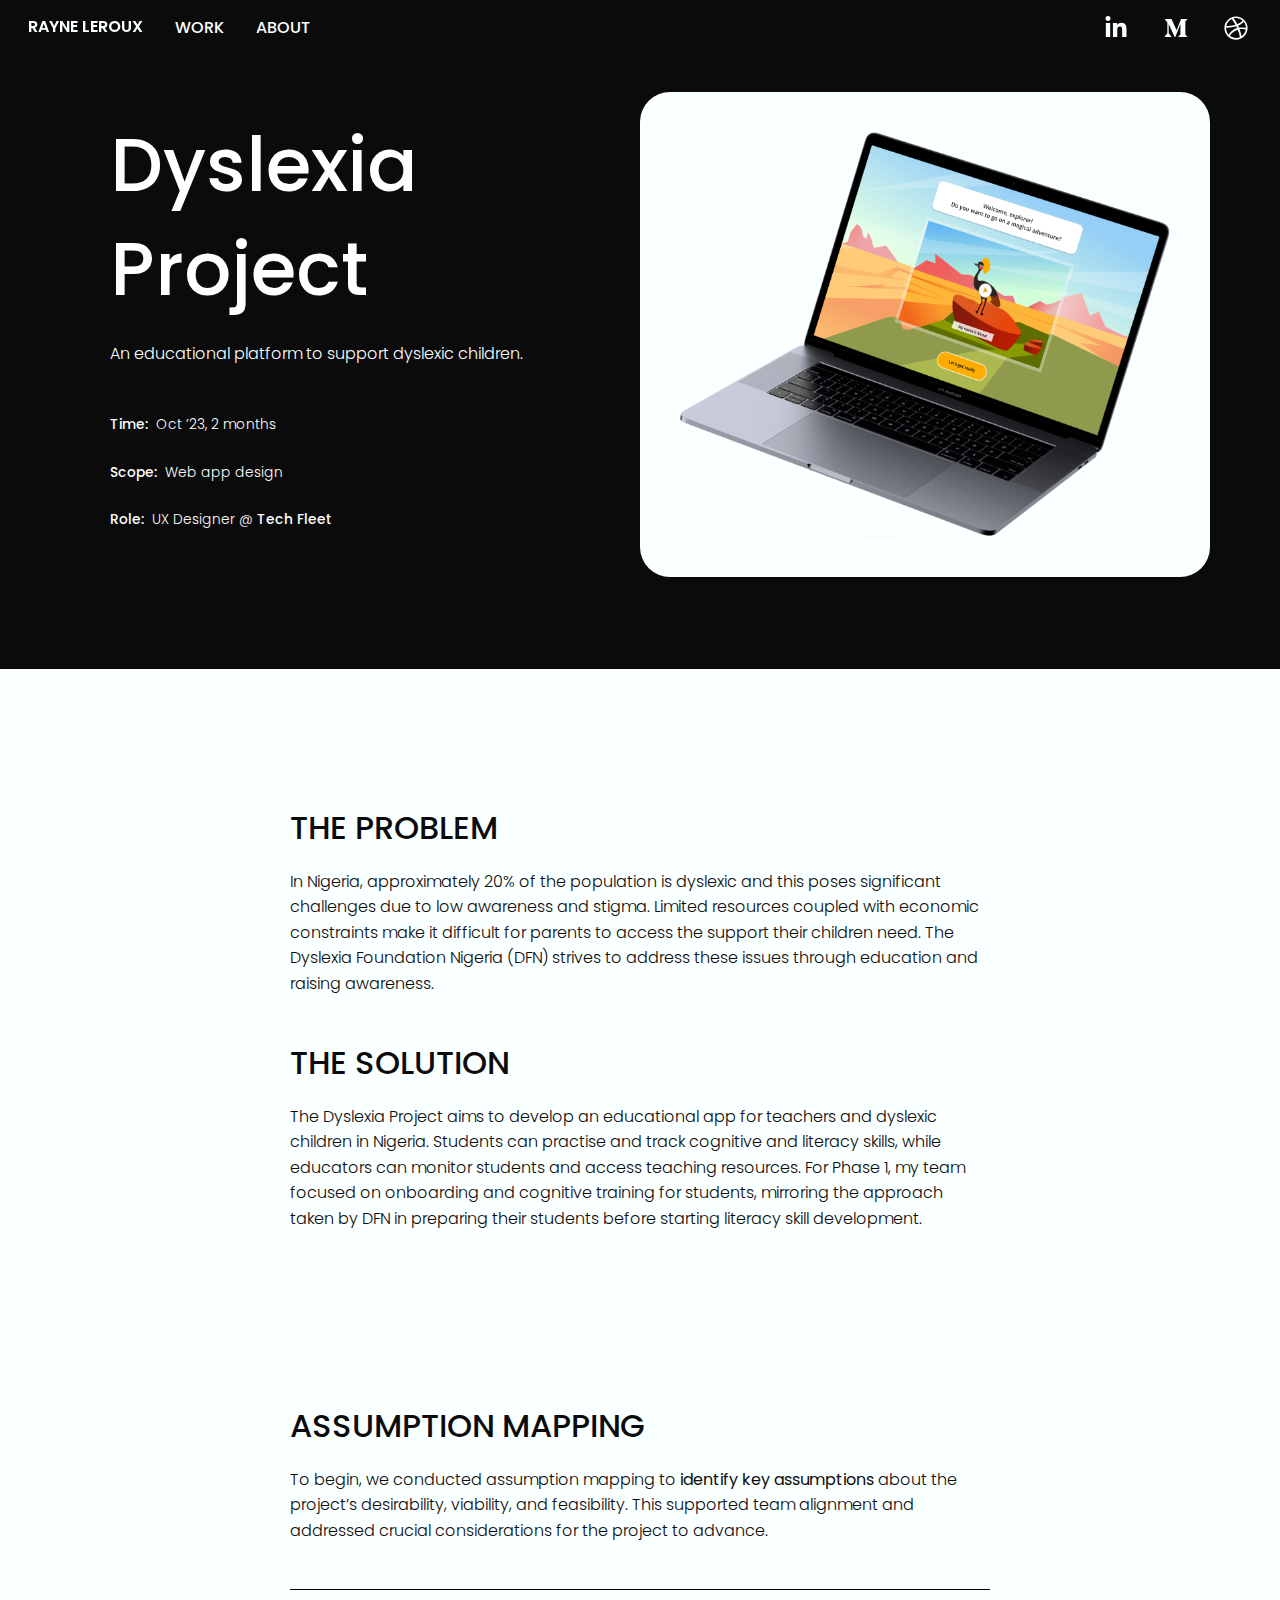
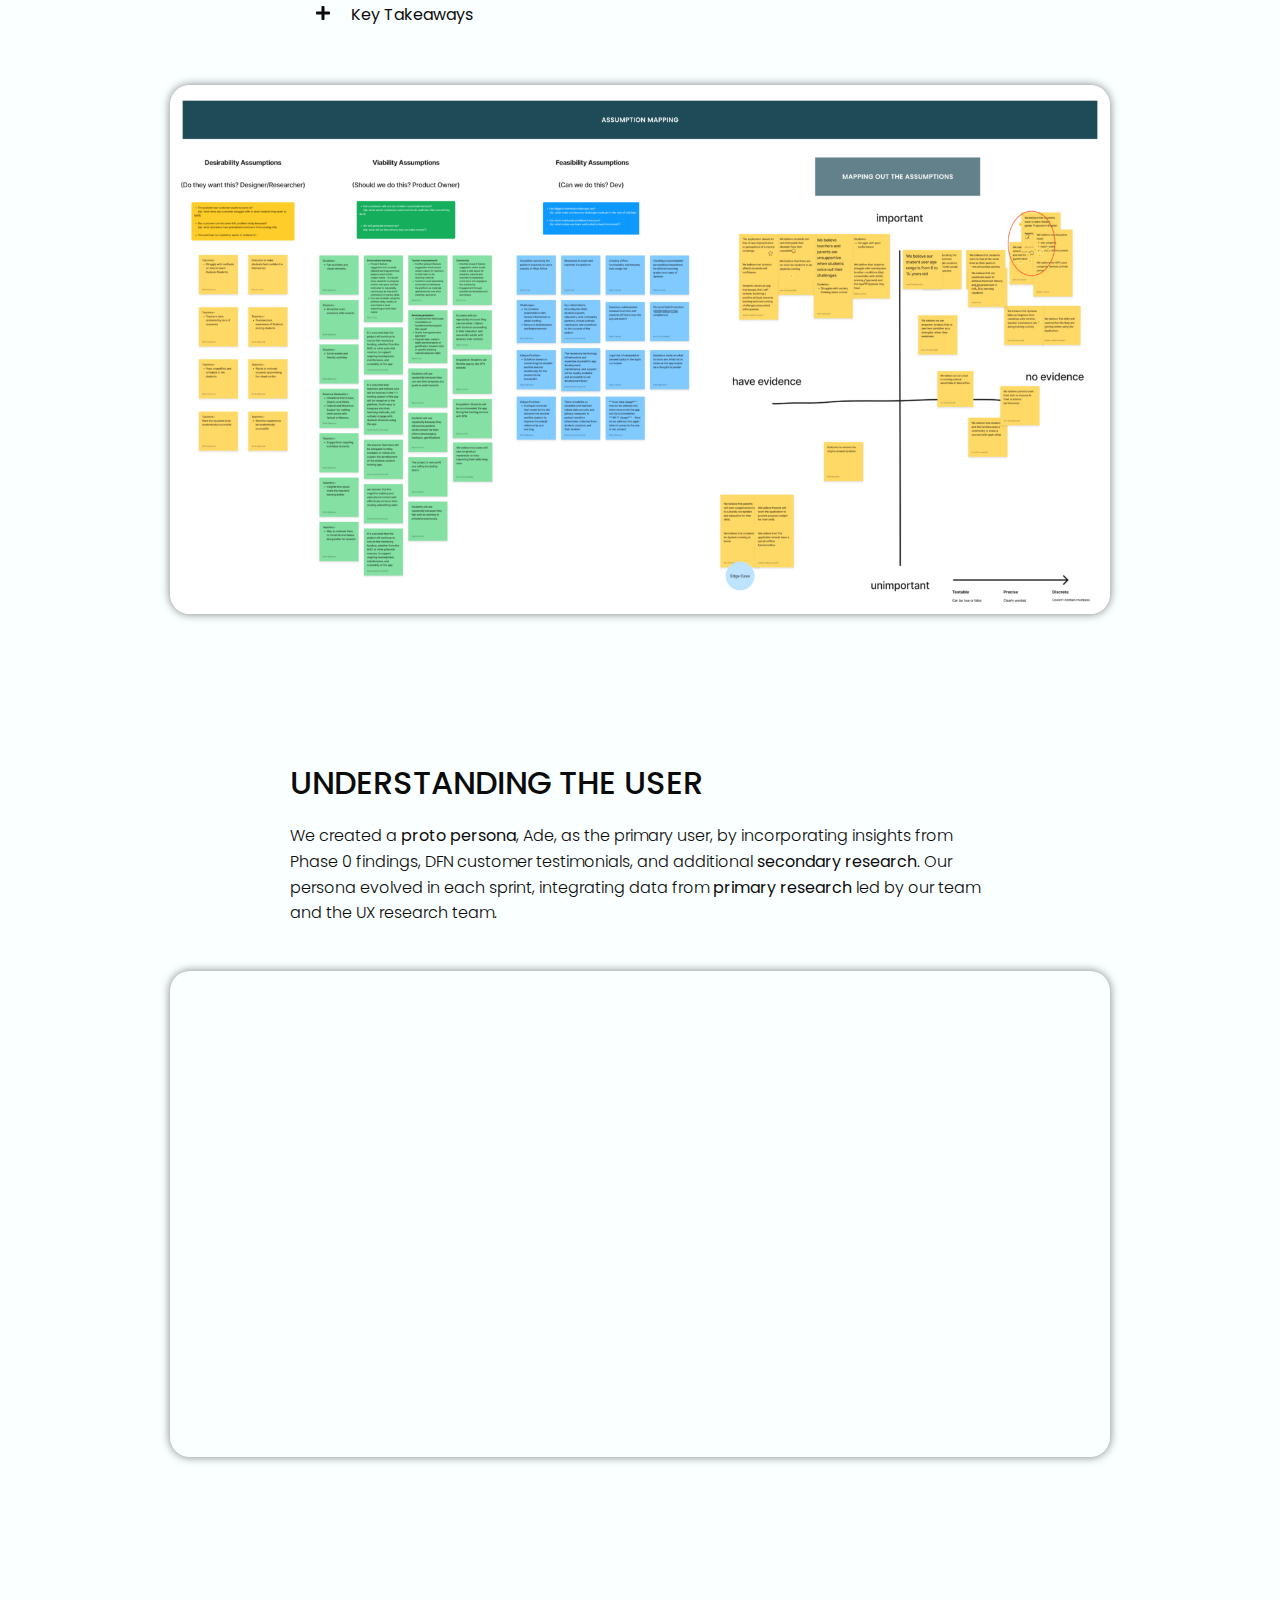
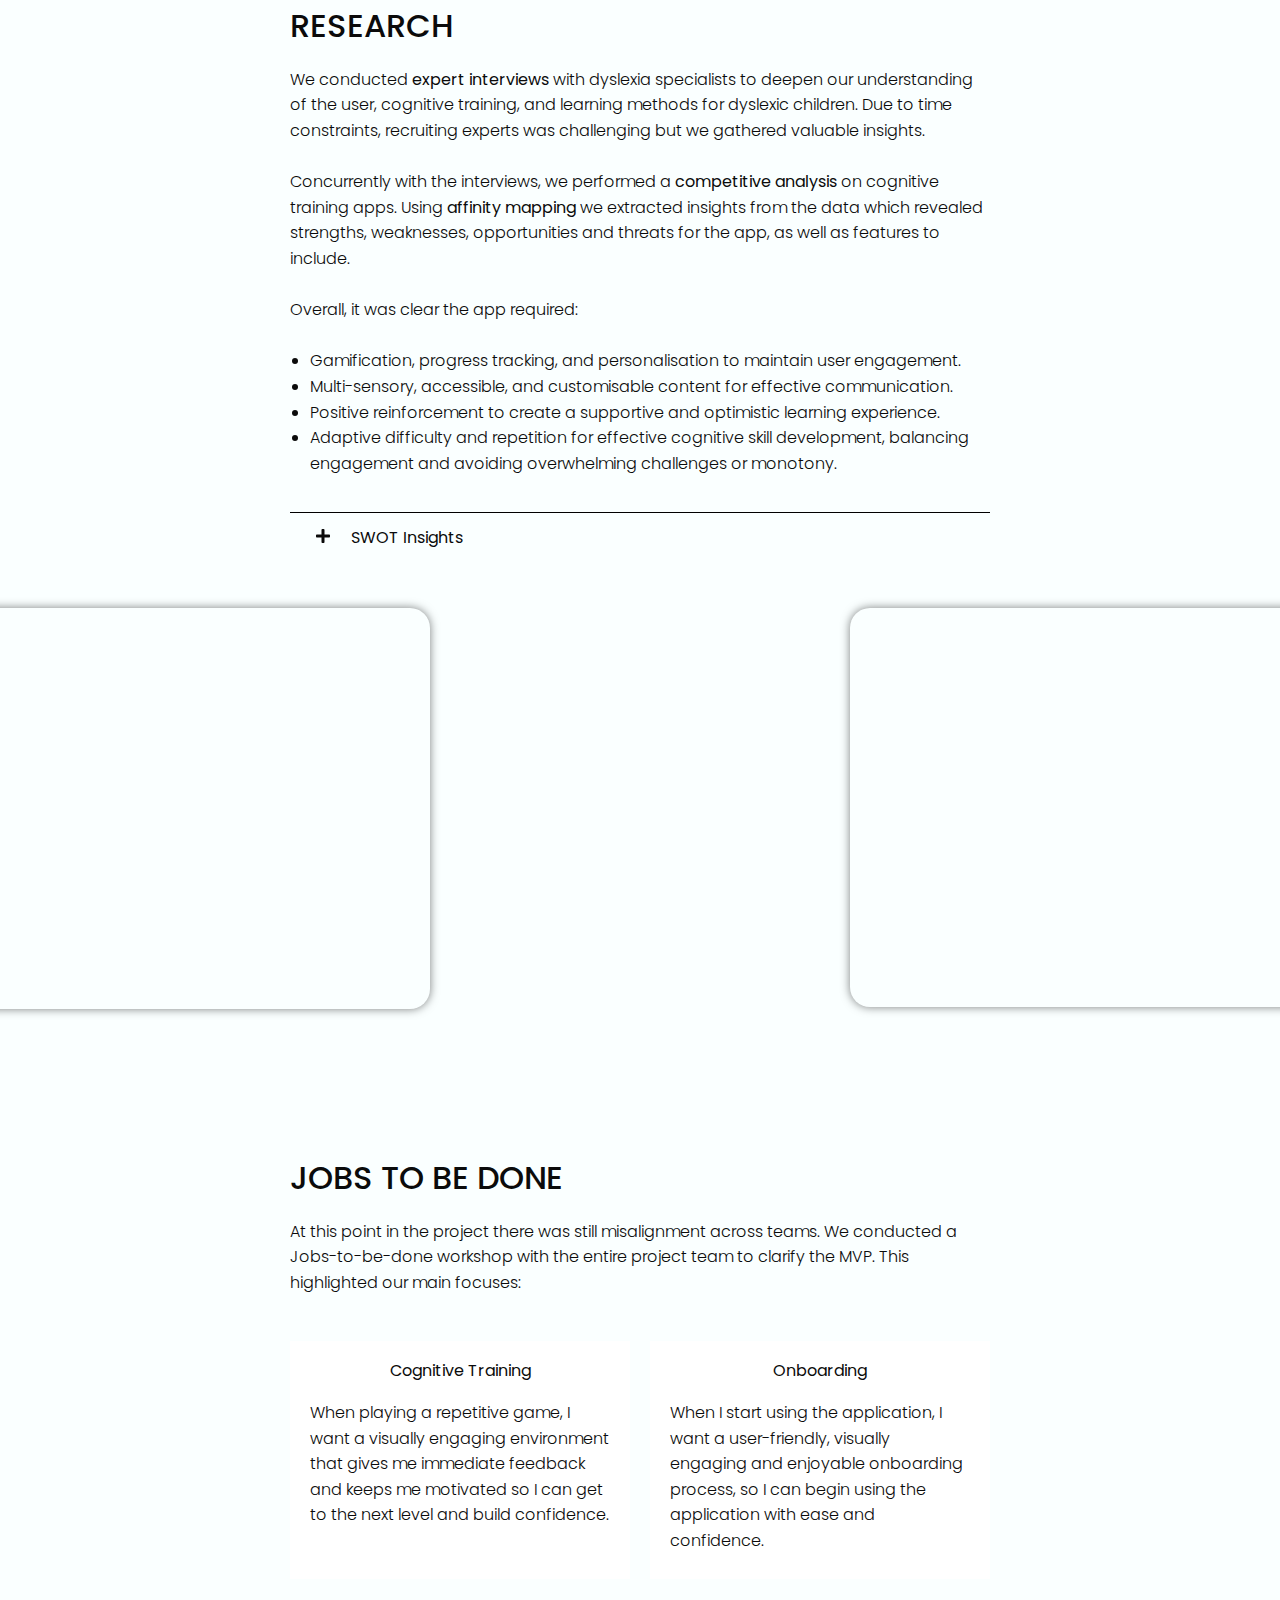
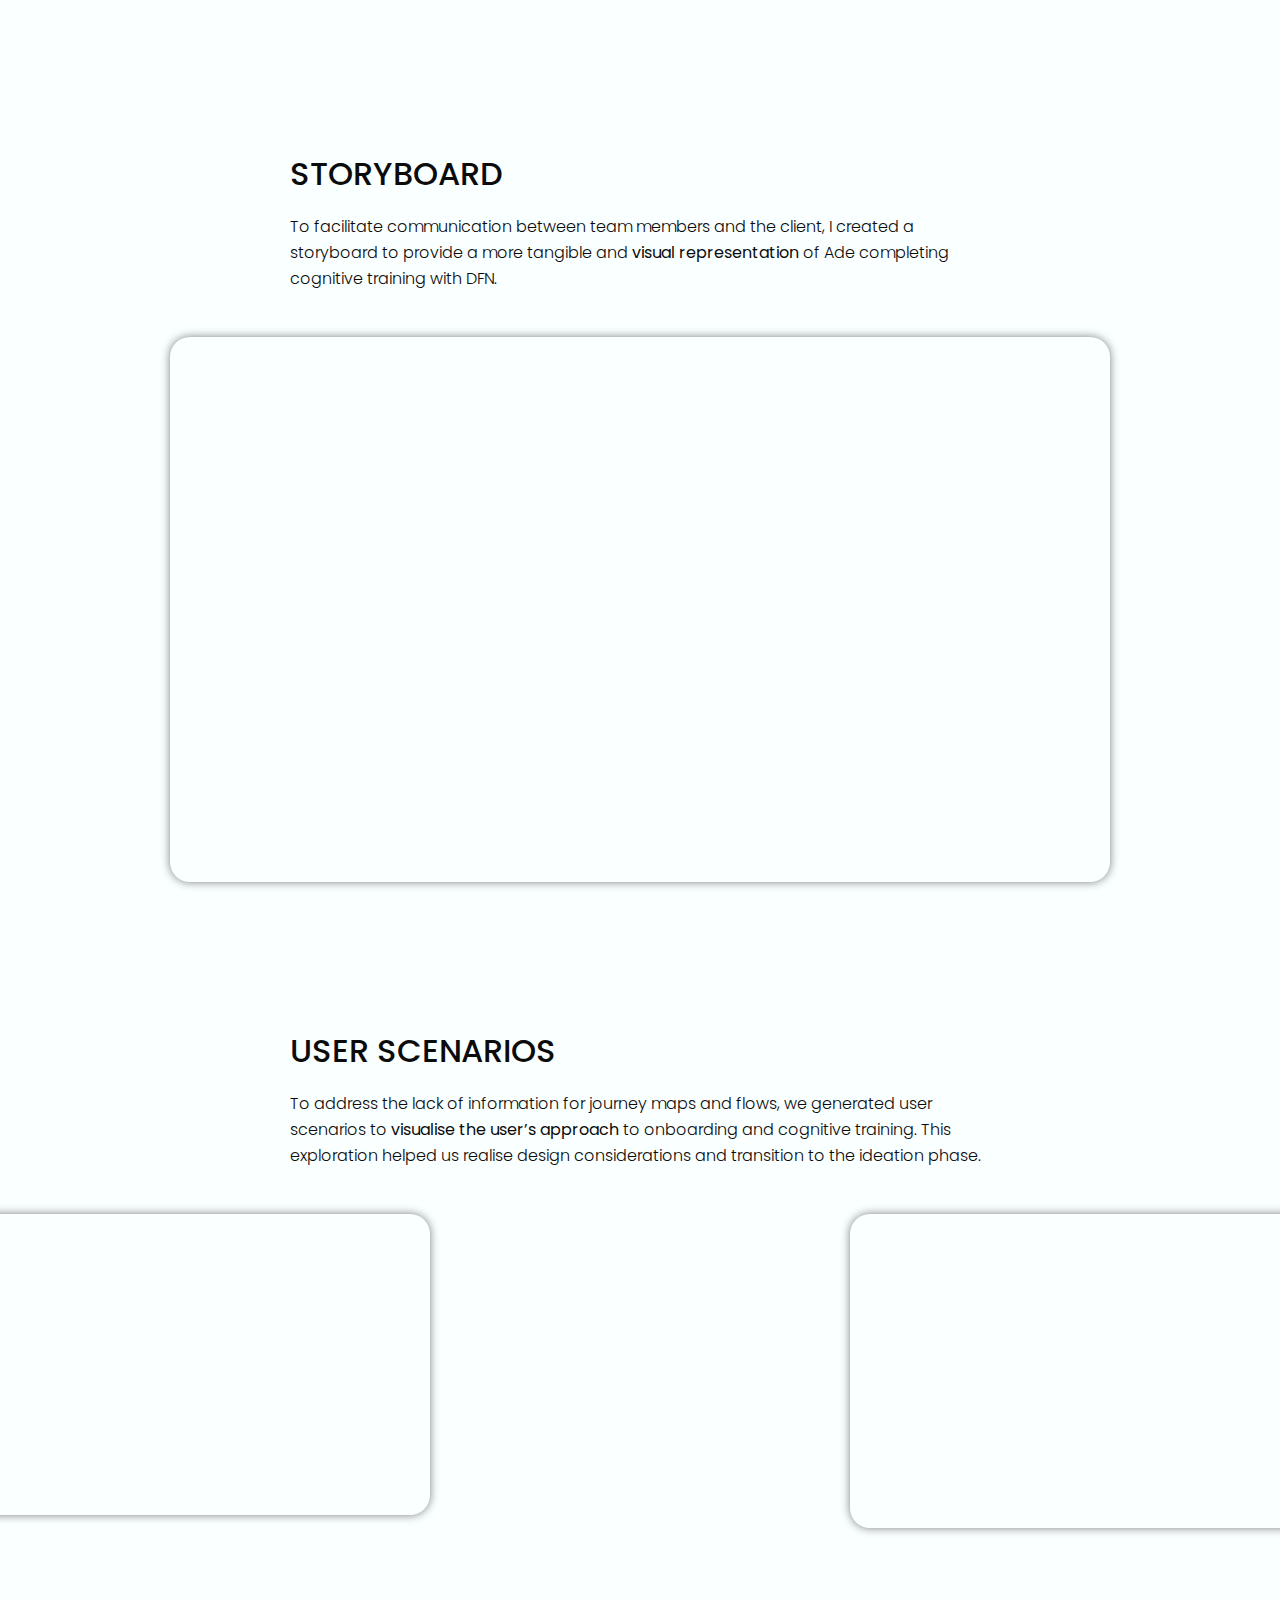
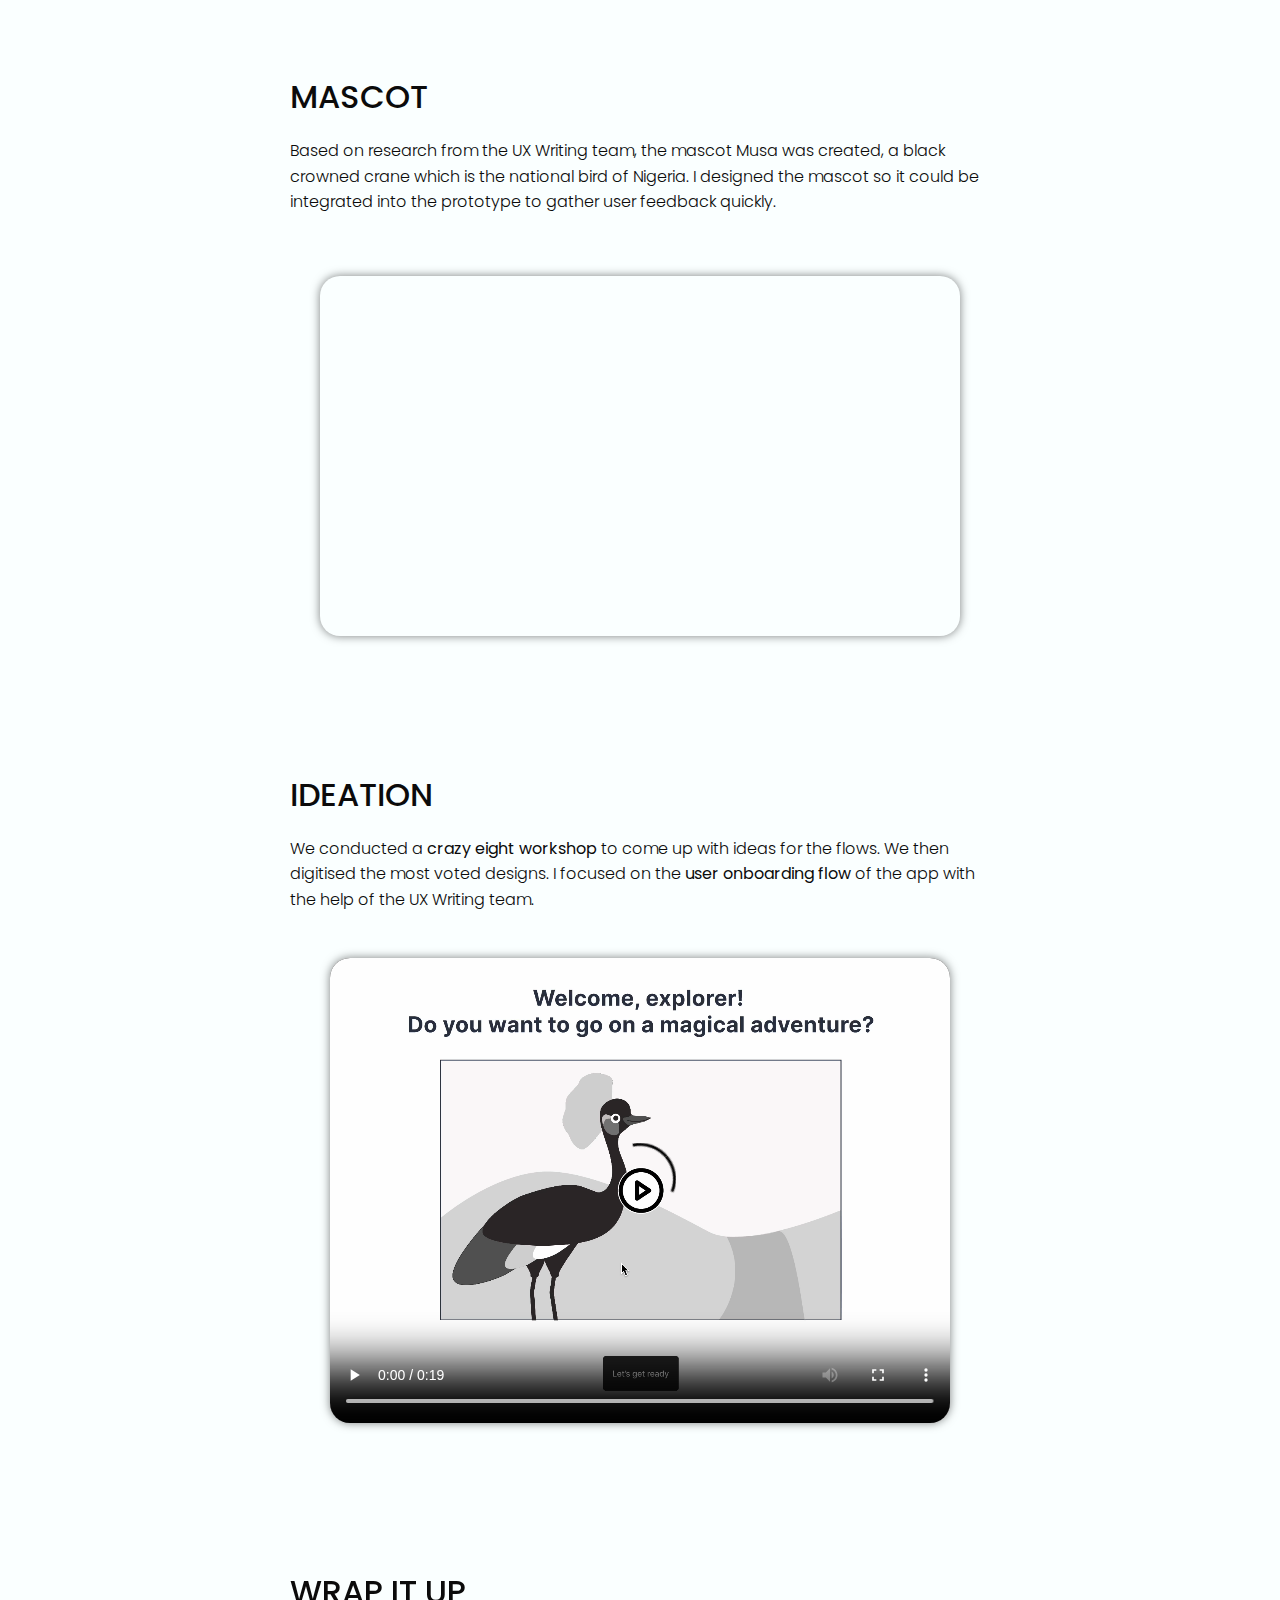
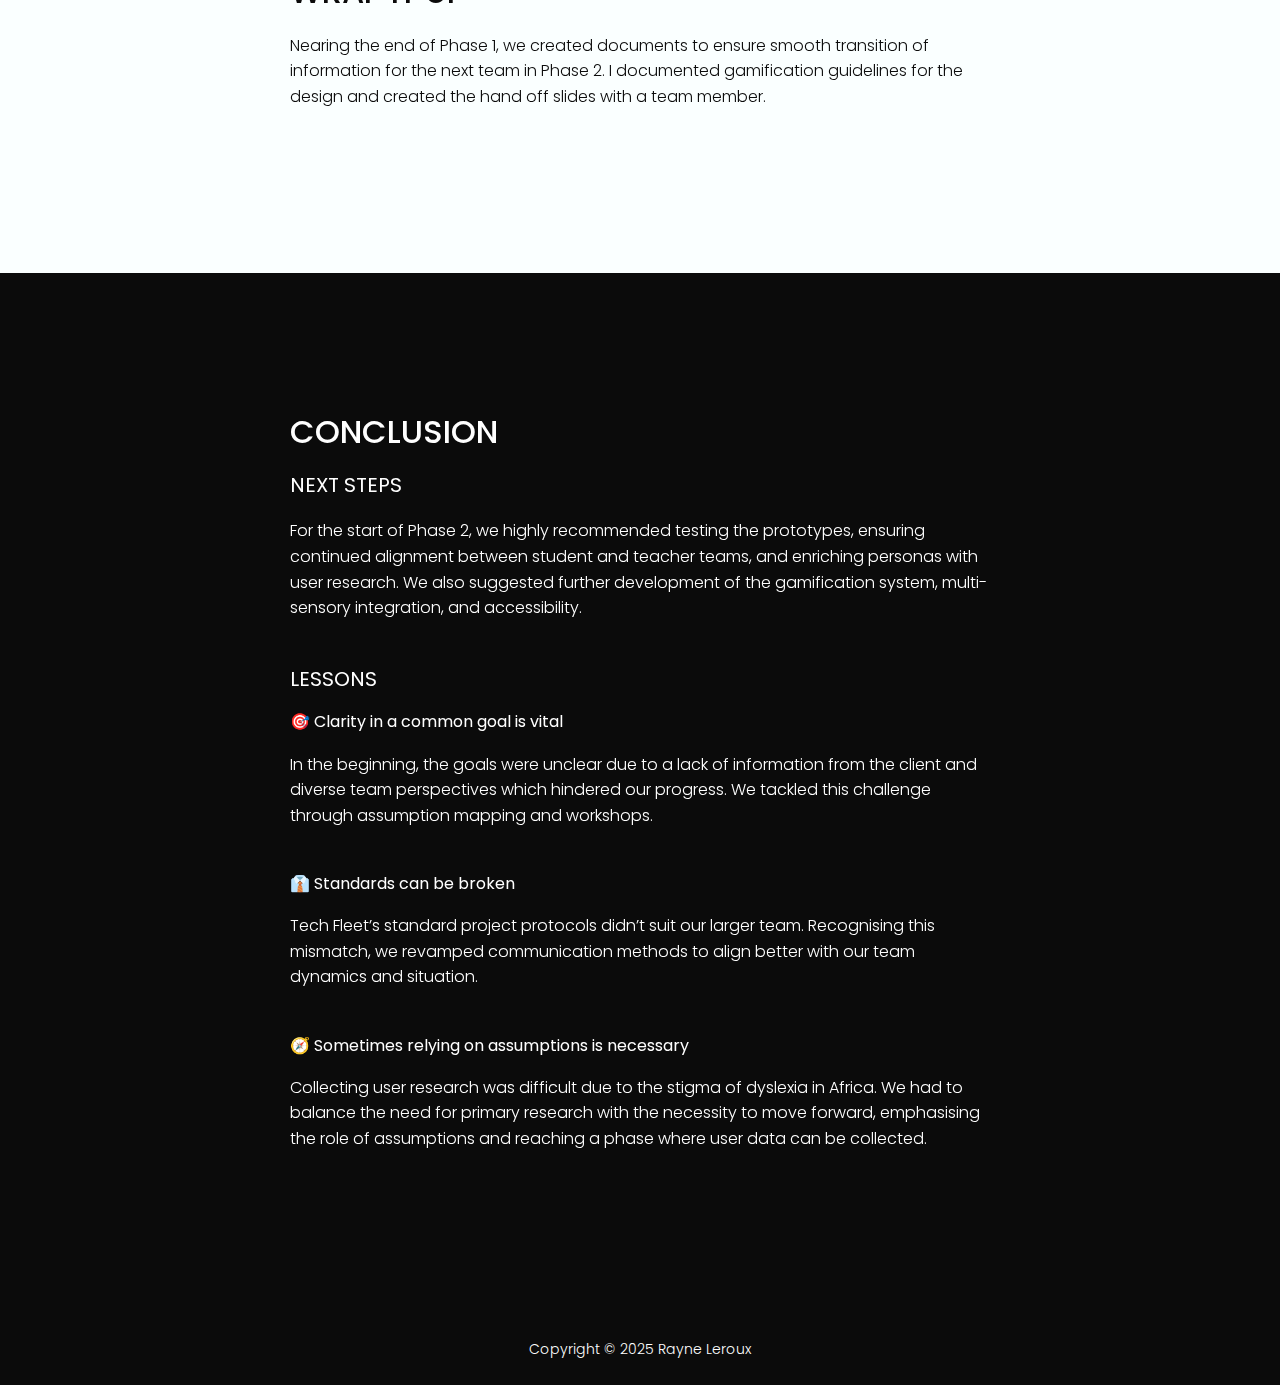
<file: dyslexia-project/index.html>
<!DOCTYPE html>
<html lang="en-US">
<head>
<meta charset="UTF-8">
<meta name="viewport" content="width=device-width, initial-scale=1">
	 <link rel="profile" href="https://gmpg.org/xfn/11"> 
	 <title>Dyslexia Project &#8211; Rayne Leroux</title>
<meta name="robots" content="max-image-preview:large">
	<style>img:is([sizes="auto" i], [sizes^="auto," i]) { contain-intrinsic-size: 3000px 1500px }</style>
	<link rel="dns-prefetch" href="//fonts.googleapis.com">
<link rel="alternate" type="application/rss+xml" title="Rayne Leroux &raquo; Feed" href="/feed/">
<link rel="alternate" type="application/rss+xml" title="Rayne Leroux &raquo; Comments Feed" href="/comments/feed/">
<script>
window._wpemojiSettings = {"baseUrl":"https:\/\/s.w.org\/images\/core\/emoji\/15.0.3\/72x72\/","ext":".png","svgUrl":"https:\/\/s.w.org\/images\/core\/emoji\/15.0.3\/svg\/","svgExt":".svg","source":{"concatemoji":"\/wp-includes\/js\/wp-emoji-release.min.js?ver=6.7.2"}};
/*! This file is auto-generated */
!function(i,n){var o,s,e;function c(e){try{var t={supportTests:e,timestamp:(new Date).valueOf()};sessionStorage.setItem(o,JSON.stringify(t))}catch(e){}}function p(e,t,n){e.clearRect(0,0,e.canvas.width,e.canvas.height),e.fillText(t,0,0);var t=new Uint32Array(e.getImageData(0,0,e.canvas.width,e.canvas.height).data),r=(e.clearRect(0,0,e.canvas.width,e.canvas.height),e.fillText(n,0,0),new Uint32Array(e.getImageData(0,0,e.canvas.width,e.canvas.height).data));return t.every(function(e,t){return e===r[t]})}function u(e,t,n){switch(t){case"flag":return n(e,"🏳️‍⚧️","🏳️​⚧️")?!1:!n(e,"🇺🇳","🇺​🇳")&&!n(e,"🏴󠁧󠁢󠁥󠁮󠁧󠁿","🏴​󠁧​󠁢​󠁥​󠁮​󠁧​󠁿");case"emoji":return!n(e,"🐦‍⬛","🐦​⬛")}return!1}function f(e,t,n){var r="undefined"!=typeof WorkerGlobalScope&&self instanceof WorkerGlobalScope?new OffscreenCanvas(300,150):i.createElement("canvas"),a=r.getContext("2d",{willReadFrequently:!0}),o=(a.textBaseline="top",a.font="600 32px Arial",{});return e.forEach(function(e){o[e]=t(a,e,n)}),o}function t(e){var t=i.createElement("script");t.src=e,t.defer=!0,i.head.appendChild(t)}"undefined"!=typeof Promise&&(o="wpEmojiSettingsSupports",s=["flag","emoji"],n.supports={everything:!0,everythingExceptFlag:!0},e=new Promise(function(e){i.addEventListener("DOMContentLoaded",e,{once:!0})}),new Promise(function(t){var n=function(){try{var e=JSON.parse(sessionStorage.getItem(o));if("object"==typeof e&&"number"==typeof e.timestamp&&(new Date).valueOf()<e.timestamp+604800&&"object"==typeof e.supportTests)return e.supportTests}catch(e){}return null}();if(!n){if("undefined"!=typeof Worker&&"undefined"!=typeof OffscreenCanvas&&"undefined"!=typeof URL&&URL.createObjectURL&&"undefined"!=typeof Blob)try{var e="postMessage("+f.toString()+"("+[JSON.stringify(s),u.toString(),p.toString()].join(",")+"));",r=new Blob([e],{type:"text/javascript"}),a=new Worker(URL.createObjectURL(r),{name:"wpTestEmojiSupports"});return void(a.onmessage=function(e){c(n=e.data),a.terminate(),t(n)})}catch(e){}c(n=f(s,u,p))}t(n)}).then(function(e){for(var t in e)n.supports[t]=e[t],n.supports.everything=n.supports.everything&&n.supports[t],"flag"!==t&&(n.supports.everythingExceptFlag=n.supports.everythingExceptFlag&&n.supports[t]);n.supports.everythingExceptFlag=n.supports.everythingExceptFlag&&!n.supports.flag,n.DOMReady=!1,n.readyCallback=function(){n.DOMReady=!0}}).then(function(){return e}).then(function(){var e;n.supports.everything||(n.readyCallback(),(e=n.source||{}).concatemoji?t(e.concatemoji):e.wpemoji&&e.twemoji&&(t(e.twemoji),t(e.wpemoji)))}))}((window,document),window._wpemojiSettings);
</script>
<link rel="stylesheet" id="astra-theme-css-css" href="/wp-content/themes/astra/assets/css/minified/main.min.css?ver=4.6.5" media="all">
<style id="astra-theme-css-inline-css">:root{--ast-container-default-xlg-padding:2.5em;--ast-container-default-lg-padding:2.5em;--ast-container-default-slg-padding:2em;--ast-container-default-md-padding:2.5em;--ast-container-default-sm-padding:2.5em;--ast-container-default-xs-padding:2.4em;--ast-container-default-xxs-padding:1.8em;--ast-code-block-background:#ECEFF3;--ast-comment-inputs-background:#F9FAFB;--ast-normal-container-width:1200px;--ast-narrow-container-width:750px;--ast-blog-title-font-weight:600;--ast-blog-meta-weight:600;}html{font-size:100%;}a{color:var(--ast-global-color-0);}a:hover,a:focus{color:var(--ast-global-color-0);}body,button,input,select,textarea,.ast-button,.ast-custom-button{font-family:-apple-system,BlinkMacSystemFont,Segoe UI,Roboto,Oxygen-Sans,Ubuntu,Cantarell,Helvetica Neue,sans-serif;font-weight:300;font-size:16px;font-size:1rem;line-height:var(--ast-body-line-height,1.65em);}blockquote{color:var(--ast-global-color-3);}h1,.entry-content h1,h2,.entry-content h2,h3,.entry-content h3,h4,.entry-content h4,h5,.entry-content h5,h6,.entry-content h6,.site-title,.site-title a{font-weight:400;}.site-title{font-size:26px;font-size:1.625rem;display:block;}.site-header .site-description{font-size:15px;font-size:0.9375rem;display:none;}.entry-title{font-size:20px;font-size:1.25rem;}.ast-blog-single-element.ast-taxonomy-container a{font-size:14px;font-size:0.875rem;}.ast-blog-meta-container{font-size:13px;font-size:0.8125rem;}.archive .ast-article-post .ast-article-inner,.blog .ast-article-post .ast-article-inner,.archive .ast-article-post .ast-article-inner:hover,.blog .ast-article-post .ast-article-inner:hover{border-top-left-radius:6px;border-top-right-radius:6px;border-bottom-right-radius:6px;border-bottom-left-radius:6px;overflow:hidden;}h1,.entry-content h1{font-size:36px;font-size:2.25rem;font-weight:400;line-height:1.4em;}h2,.entry-content h2{font-size:30px;font-size:1.875rem;font-weight:500;line-height:1.3em;}h3,.entry-content h3{font-size:24px;font-size:1.5rem;font-weight:500;line-height:1.3em;text-transform:capitalize;}h4,.entry-content h4{font-size:20px;font-size:1.25rem;line-height:1.2em;font-weight:400;}h5,.entry-content h5{font-size:16px;font-size:1rem;line-height:1.2em;font-weight:400;}h6,.entry-content h6{font-size:16px;font-size:1rem;line-height:1.25em;font-weight:400;}::selection{background-color:var(--ast-global-color-0);color:#000000;}body,h1,.entry-title a,.entry-content h1,h2,.entry-content h2,h3,.entry-content h3,h4,.entry-content h4,h5,.entry-content h5,h6,.entry-content h6{color:var(--ast-global-color-3);}.tagcloud a:hover,.tagcloud a:focus,.tagcloud a.current-item{color:#000000;border-color:var(--ast-global-color-0);background-color:var(--ast-global-color-0);}input:focus,input[type="text"]:focus,input[type="email"]:focus,input[type="url"]:focus,input[type="password"]:focus,input[type="reset"]:focus,input[type="search"]:focus,textarea:focus{border-color:var(--ast-global-color-0);}input[type="radio"]:checked,input[type=reset],input[type="checkbox"]:checked,input[type="checkbox"]:hover:checked,input[type="checkbox"]:focus:checked,input[type=range]::-webkit-slider-thumb{border-color:var(--ast-global-color-0);background-color:var(--ast-global-color-0);box-shadow:none;}.site-footer a:hover + .post-count,.site-footer a:focus + .post-count{background:var(--ast-global-color-0);border-color:var(--ast-global-color-0);}.single .nav-links .nav-previous,.single .nav-links .nav-next{color:var(--ast-global-color-0);}.entry-meta,.entry-meta *{line-height:1.45;color:var(--ast-global-color-0);font-weight:600;}.entry-meta a:not(.ast-button):hover,.entry-meta a:not(.ast-button):hover *,.entry-meta a:not(.ast-button):focus,.entry-meta a:not(.ast-button):focus *,.page-links > .page-link,.page-links .page-link:hover,.post-navigation a:hover{color:var(--ast-global-color-0);}#cat option,.secondary .calendar_wrap thead a,.secondary .calendar_wrap thead a:visited{color:var(--ast-global-color-0);}.secondary .calendar_wrap #today,.ast-progress-val span{background:var(--ast-global-color-0);}.secondary a:hover + .post-count,.secondary a:focus + .post-count{background:var(--ast-global-color-0);border-color:var(--ast-global-color-0);}.calendar_wrap #today > a{color:#000000;}.page-links .page-link,.single .post-navigation a{color:var(--ast-global-color-3);}.ast-search-menu-icon .search-form button.search-submit{padding:0 4px;}.ast-search-menu-icon form.search-form{padding-right:0;}.ast-search-menu-icon.slide-search input.search-field{width:0;}.ast-header-search .ast-search-menu-icon.ast-dropdown-active .search-form,.ast-header-search .ast-search-menu-icon.ast-dropdown-active .search-field:focus{transition:all 0.2s;}.search-form input.search-field:focus{outline:none;}.ast-search-menu-icon .search-form button.search-submit:focus,.ast-theme-transparent-header .ast-header-search .ast-dropdown-active .ast-icon,.ast-theme-transparent-header .ast-inline-search .search-field:focus .ast-icon{color:var(--ast-global-color-1);}.ast-header-search .slide-search .search-form{border:2px solid var(--ast-global-color-0);}.ast-header-search .slide-search .search-field{background-color:#fff;}.ast-archive-title{color:var(--ast-global-color-2);}.widget-title,.widget .wp-block-heading{font-size:22px;font-size:1.375rem;color:var(--ast-global-color-2);}.ast-search-menu-icon.slide-search a:focus-visible:focus-visible,.astra-search-icon:focus-visible,#close:focus-visible,a:focus-visible,.ast-menu-toggle:focus-visible,.site .skip-link:focus-visible,.wp-block-loginout input:focus-visible,.wp-block-search.wp-block-search__button-inside .wp-block-search__inside-wrapper,.ast-header-navigation-arrow:focus-visible,.woocommerce .wc-proceed-to-checkout > .checkout-button:focus-visible,.woocommerce .woocommerce-MyAccount-navigation ul li a:focus-visible,.ast-orders-table__row .ast-orders-table__cell:focus-visible,.woocommerce .woocommerce-order-details .order-again > .button:focus-visible,.woocommerce .woocommerce-message a.button.wc-forward:focus-visible,.woocommerce #minus_qty:focus-visible,.woocommerce #plus_qty:focus-visible,a#ast-apply-coupon:focus-visible,.woocommerce .woocommerce-info a:focus-visible,.woocommerce .astra-shop-summary-wrap a:focus-visible,.woocommerce a.wc-forward:focus-visible,#ast-apply-coupon:focus-visible,.woocommerce-js .woocommerce-mini-cart-item a.remove:focus-visible,#close:focus-visible,.button.search-submit:focus-visible,#search_submit:focus,.normal-search:focus-visible{outline-style:dotted;outline-color:inherit;outline-width:thin;}input:focus,input[type="text"]:focus,input[type="email"]:focus,input[type="url"]:focus,input[type="password"]:focus,input[type="reset"]:focus,input[type="search"]:focus,input[type="number"]:focus,textarea:focus,.wp-block-search__input:focus,[data-section="section-header-mobile-trigger"] .ast-button-wrap .ast-mobile-menu-trigger-minimal:focus,.ast-mobile-popup-drawer.active .menu-toggle-close:focus,.woocommerce-ordering select.orderby:focus,#ast-scroll-top:focus,#coupon_code:focus,.woocommerce-page #comment:focus,.woocommerce #reviews #respond input#submit:focus,.woocommerce a.add_to_cart_button:focus,.woocommerce .button.single_add_to_cart_button:focus,.woocommerce .woocommerce-cart-form button:focus,.woocommerce .woocommerce-cart-form__cart-item .quantity .qty:focus,.woocommerce .woocommerce-billing-fields .woocommerce-billing-fields__field-wrapper .woocommerce-input-wrapper > .input-text:focus,.woocommerce #order_comments:focus,.woocommerce #place_order:focus,.woocommerce .woocommerce-address-fields .woocommerce-address-fields__field-wrapper .woocommerce-input-wrapper > .input-text:focus,.woocommerce .woocommerce-MyAccount-content form button:focus,.woocommerce .woocommerce-MyAccount-content .woocommerce-EditAccountForm .woocommerce-form-row .woocommerce-Input.input-text:focus,.woocommerce .ast-woocommerce-container .woocommerce-pagination ul.page-numbers li a:focus,body #content .woocommerce form .form-row .select2-container--default .select2-selection--single:focus,#ast-coupon-code:focus,.woocommerce.woocommerce-js .quantity input[type=number]:focus,.woocommerce-js .woocommerce-mini-cart-item .quantity input[type=number]:focus,.woocommerce p#ast-coupon-trigger:focus{border-style:dotted;border-color:inherit;border-width:thin;}input{outline:none;}.ast-logo-title-inline .site-logo-img{padding-right:1em;}body .ast-oembed-container *{position:absolute;top:0;width:100%;height:100%;left:0;}body .wp-block-embed-pocket-casts .ast-oembed-container *{position:unset;}.ast-single-post-featured-section + article {margin-top: 2em;}.site-content .ast-single-post-featured-section img {width: 100%;overflow: hidden;object-fit: cover;}.ast-separate-container .site-content .ast-single-post-featured-section + article {margin-top: -80px;z-index: 9;position: relative;border-radius: 4px;}@media (min-width: 922px) {.ast-no-sidebar .site-content .ast-article-image-container--wide {margin-left: -120px;margin-right: -120px;max-width: unset;width: unset;}.ast-left-sidebar .site-content .ast-article-image-container--wide,.ast-right-sidebar .site-content .ast-article-image-container--wide {margin-left: -10px;margin-right: -10px;}.site-content .ast-article-image-container--full {margin-left: calc( -50vw + 50%);margin-right: calc( -50vw + 50%);max-width: 100vw;width: 100vw;}.ast-left-sidebar .site-content .ast-article-image-container--full,.ast-right-sidebar .site-content .ast-article-image-container--full {margin-left: -10px;margin-right: -10px;max-width: inherit;width: auto;}}.site > .ast-single-related-posts-container {margin-top: 0;}@media (min-width: 922px) {.ast-desktop .ast-container--narrow {max-width: var(--ast-narrow-container-width);margin: 0 auto;}}.ast-page-builder-template .hentry {margin: 0;}.ast-page-builder-template .site-content > .ast-container {max-width: 100%;padding: 0;}.ast-page-builder-template .site .site-content #primary {padding: 0;margin: 0;}.ast-page-builder-template .no-results {text-align: center;margin: 4em auto;}.ast-page-builder-template .ast-pagination {padding: 2em;}.ast-page-builder-template .entry-header.ast-no-title.ast-no-thumbnail {margin-top: 0;}.ast-page-builder-template .entry-header.ast-header-without-markup {margin-top: 0;margin-bottom: 0;}.ast-page-builder-template .entry-header.ast-no-title.ast-no-meta {margin-bottom: 0;}.ast-page-builder-template.single .post-navigation {padding-bottom: 2em;}.ast-page-builder-template.single-post .site-content > .ast-container {max-width: 100%;}.ast-page-builder-template .entry-header {margin-top: 2em;margin-left: auto;margin-right: auto;}.ast-page-builder-template .ast-archive-description {margin: 2em auto 0;padding-left: 20px;padding-right: 20px;}.ast-page-builder-template .ast-row {margin-left: 0;margin-right: 0;}.single.ast-page-builder-template .entry-header + .entry-content {margin-bottom: 2em;}@media(min-width: 921px) {.ast-page-builder-template.archive.ast-right-sidebar .ast-row article,.ast-page-builder-template.archive.ast-left-sidebar .ast-row article {padding-left: 0;padding-right: 0;}}input[type="text"],input[type="number"],input[type="email"],input[type="url"],input[type="password"],input[type="search"],input[type=reset],input[type=tel],input[type=date],select,textarea{font-size:16px;font-style:normal;font-weight:400;line-height:24px;width:100%;padding:12px 16px;border-radius:4px;box-shadow:0px 1px 2px 0px rgba(0,0,0,0.05);color:var(--ast-form-input-text,#475569);}input[type="text"],input[type="number"],input[type="email"],input[type="url"],input[type="password"],input[type="search"],input[type=reset],input[type=tel],input[type=date],select{height:40px;}input[type="date"]{border-width:1px;border-style:solid;border-color:var(--ast-border-color);}input[type="text"]:focus,input[type="number"]:focus,input[type="email"]:focus,input[type="url"]:focus,input[type="password"]:focus,input[type="search"]:focus,input[type=reset]:focus,input[type="tel"]:focus,input[type="date"]:focus,select:focus,textarea:focus{border-color:#046BD2;box-shadow:none;outline:none;color:var(--ast-form-input-focus-text,#475569);}label,legend{color:#111827;font-size:14px;font-style:normal;font-weight:500;line-height:20px;}select{padding:6px 10px;}fieldset{padding:30px;border-radius:4px;}button,.ast-button,.button,input[type="button"],input[type="reset"],input[type="submit"]{border-radius:4px;box-shadow:0px 1px 2px 0px rgba(0,0,0,0.05);}:root{--ast-comment-inputs-background:#FFF;}::placeholder{color:var(--ast-form-field-color,#9CA3AF);}::-ms-input-placeholder{color:var(--ast-form-field-color,#9CA3AF);}@media (max-width:921px){#ast-desktop-header{display:none;}}@media (min-width:922px){#ast-mobile-header{display:none;}}.wp-block-buttons.aligncenter{justify-content:center;}@media (max-width:921px){.ast-theme-transparent-header #primary,.ast-theme-transparent-header #secondary{padding:0;}}@media (max-width:921px){.ast-plain-container.ast-no-sidebar #primary{padding:0;}}.ast-plain-container.ast-no-sidebar #primary{margin-top:0;margin-bottom:0;}.wp-block-button.is-style-outline .wp-block-button__link{border-color:var(--ast-global-color-0);}div.wp-block-button.is-style-outline > .wp-block-button__link:not(.has-text-color),div.wp-block-button.wp-block-button__link.is-style-outline:not(.has-text-color){color:var(--ast-global-color-0);}.wp-block-button.is-style-outline .wp-block-button__link:hover,.wp-block-buttons .wp-block-button.is-style-outline .wp-block-button__link:focus,.wp-block-buttons .wp-block-button.is-style-outline > .wp-block-button__link:not(.has-text-color):hover,.wp-block-buttons .wp-block-button.wp-block-button__link.is-style-outline:not(.has-text-color):hover{color:#000000;background-color:var(--ast-global-color-0);border-color:var(--ast-global-color-0);}.post-page-numbers.current .page-link,.ast-pagination .page-numbers.current{color:#000000;border-color:var(--ast-global-color-0);background-color:var(--ast-global-color-0);}.wp-block-buttons .wp-block-button.is-style-outline .wp-block-button__link.wp-element-button,.ast-outline-button,.wp-block-uagb-buttons-child .uagb-buttons-repeater.ast-outline-button{border-color:var(--ast-global-color-0);font-family:inherit;font-weight:500;font-size:16px;font-size:1rem;line-height:1em;padding-top:13px;padding-right:30px;padding-bottom:13px;padding-left:30px;}.wp-block-buttons .wp-block-button.is-style-outline > .wp-block-button__link:not(.has-text-color),.wp-block-buttons .wp-block-button.wp-block-button__link.is-style-outline:not(.has-text-color),.ast-outline-button{color:var(--ast-global-color-0);}.wp-block-button.is-style-outline .wp-block-button__link:hover,.wp-block-buttons .wp-block-button.is-style-outline .wp-block-button__link:focus,.wp-block-buttons .wp-block-button.is-style-outline > .wp-block-button__link:not(.has-text-color):hover,.wp-block-buttons .wp-block-button.wp-block-button__link.is-style-outline:not(.has-text-color):hover,.ast-outline-button:hover,.ast-outline-button:focus,.wp-block-uagb-buttons-child .uagb-buttons-repeater.ast-outline-button:hover,.wp-block-uagb-buttons-child .uagb-buttons-repeater.ast-outline-button:focus{color:#000000;background-color:var(--ast-global-color-0);border-color:var(--ast-global-color-0);}.uagb-buttons-repeater.ast-outline-button{border-radius:9999px;}@media (max-width:921px){.wp-block-buttons .wp-block-button.is-style-outline .wp-block-button__link.wp-element-button,.ast-outline-button,.wp-block-uagb-buttons-child .uagb-buttons-repeater.ast-outline-button{padding-top:12px;padding-right:28px;padding-bottom:12px;padding-left:28px;}}@media (max-width:544px){.wp-block-buttons .wp-block-button.is-style-outline .wp-block-button__link.wp-element-button,.ast-outline-button,.wp-block-uagb-buttons-child .uagb-buttons-repeater.ast-outline-button{padding-top:10px;padding-right:24px;padding-bottom:10px;padding-left:24px;}}.entry-content[ast-blocks-layout] > figure{margin-bottom:1em;}h1.widget-title{font-weight:400;}h2.widget-title{font-weight:500;}h3.widget-title{font-weight:500;}#page{display:flex;flex-direction:column;min-height:100vh;}.ast-404-layout-1 h1.page-title{color:var(--ast-global-color-2);}.single .post-navigation a{line-height:1em;height:inherit;}.error-404 .page-sub-title{font-size:1.5rem;font-weight:inherit;}.search .site-content .content-area .search-form{margin-bottom:0;}#page .site-content{flex-grow:1;}.widget{margin-bottom:1.25em;}#secondary li{line-height:1.5em;}#secondary .wp-block-group h2{margin-bottom:0.7em;}#secondary h2{font-size:1.7rem;}.ast-separate-container .ast-article-post,.ast-separate-container .ast-article-single,.ast-separate-container .comment-respond{padding:3em;}.ast-separate-container .ast-article-single .ast-article-single{padding:0;}.ast-article-single .wp-block-post-template-is-layout-grid{padding-left:0;}.ast-separate-container .comments-title,.ast-narrow-container .comments-title{padding:1.5em 2em;}.ast-page-builder-template .comment-form-textarea,.ast-comment-formwrap .ast-grid-common-col{padding:0;}.ast-comment-formwrap{padding:0;display:inline-flex;column-gap:20px;width:100%;margin-left:0;margin-right:0;}.comments-area textarea#comment:focus,.comments-area textarea#comment:active,.comments-area .ast-comment-formwrap input[type="text"]:focus,.comments-area .ast-comment-formwrap input[type="text"]:active {box-shadow:none;outline:none;}.archive.ast-page-builder-template .entry-header{margin-top:2em;}.ast-page-builder-template .ast-comment-formwrap{width:100%;}.entry-title{margin-bottom:0.6em;}.ast-archive-description p{font-size:inherit;font-weight:inherit;line-height:inherit;}.ast-separate-container .ast-comment-list li.depth-1,.hentry{margin-bottom:1.5em;}.site-content section.ast-archive-description{margin-bottom:2em;}@media (min-width:921px){.ast-left-sidebar.ast-page-builder-template #secondary,.archive.ast-right-sidebar.ast-page-builder-template .site-main{padding-left:20px;padding-right:20px;}}@media (max-width:544px){.ast-comment-formwrap.ast-row{column-gap:10px;display:inline-block;}#ast-commentform .ast-grid-common-col{position:relative;width:100%;}}@media (min-width:1201px){.ast-separate-container .ast-article-post,.ast-separate-container .ast-article-single,.ast-separate-container .ast-author-box,.ast-separate-container .ast-404-layout-1,.ast-separate-container .no-results{padding:3em;}}@media (max-width:921px){.ast-separate-container #primary,.ast-separate-container #secondary{padding:1.5em 0;}#primary,#secondary{padding:1.5em 0;margin:0;}.ast-left-sidebar #content > .ast-container{display:flex;flex-direction:column-reverse;width:100%;}}@media (min-width:922px){.ast-separate-container.ast-right-sidebar #primary,.ast-separate-container.ast-left-sidebar #primary{border:0;}.search-no-results.ast-separate-container #primary{margin-bottom:4em;}}.elementor-button-wrapper .elementor-button{border-style:solid;text-decoration:none;border-top-width:0;border-right-width:0;border-left-width:0;border-bottom-width:0;}body .elementor-button.elementor-size-sm,body .elementor-button.elementor-size-xs,body .elementor-button.elementor-size-md,body .elementor-button.elementor-size-lg,body .elementor-button.elementor-size-xl,body .elementor-button{padding-top:15px;padding-right:30px;padding-bottom:15px;padding-left:30px;}@media (max-width:921px){.elementor-button-wrapper .elementor-button.elementor-size-sm,.elementor-button-wrapper .elementor-button.elementor-size-xs,.elementor-button-wrapper .elementor-button.elementor-size-md,.elementor-button-wrapper .elementor-button.elementor-size-lg,.elementor-button-wrapper .elementor-button.elementor-size-xl,.elementor-button-wrapper .elementor-button{padding-top:14px;padding-right:28px;padding-bottom:14px;padding-left:28px;}}@media (max-width:544px){.elementor-button-wrapper .elementor-button.elementor-size-sm,.elementor-button-wrapper .elementor-button.elementor-size-xs,.elementor-button-wrapper .elementor-button.elementor-size-md,.elementor-button-wrapper .elementor-button.elementor-size-lg,.elementor-button-wrapper .elementor-button.elementor-size-xl,.elementor-button-wrapper .elementor-button{padding-top:12px;padding-right:24px;padding-bottom:12px;padding-left:24px;}}.elementor-button-wrapper .elementor-button{border-color:var(--ast-global-color-0);background-color:var(--ast-global-color-0);}.elementor-button-wrapper .elementor-button:hover,.elementor-button-wrapper .elementor-button:focus{color:#000000;background-color:var(--ast-global-color-0);border-color:var(--ast-global-color-0);}.wp-block-button .wp-block-button__link ,.elementor-button-wrapper .elementor-button,.elementor-button-wrapper .elementor-button:visited{color:#000000;}.elementor-button-wrapper .elementor-button{font-weight:500;font-size:16px;font-size:1rem;line-height:1em;}body .elementor-button.elementor-size-sm,body .elementor-button.elementor-size-xs,body .elementor-button.elementor-size-md,body .elementor-button.elementor-size-lg,body .elementor-button.elementor-size-xl,body .elementor-button{font-size:16px;font-size:1rem;}.wp-block-button .wp-block-button__link:hover,.wp-block-button .wp-block-button__link:focus{color:#000000;background-color:var(--ast-global-color-0);border-color:var(--ast-global-color-0);}.elementor-widget-heading h1.elementor-heading-title{line-height:1.4em;}.elementor-widget-heading h2.elementor-heading-title{line-height:1.3em;}.elementor-widget-heading h3.elementor-heading-title{line-height:1.3em;}.elementor-widget-heading h4.elementor-heading-title{line-height:1.2em;}.elementor-widget-heading h5.elementor-heading-title{line-height:1.2em;}.elementor-widget-heading h6.elementor-heading-title{line-height:1.25em;}.wp-block-button .wp-block-button__link,.wp-block-search .wp-block-search__button,body .wp-block-file .wp-block-file__button{border-color:var(--ast-global-color-0);background-color:var(--ast-global-color-0);color:#000000;font-family:inherit;font-weight:500;line-height:1em;font-size:16px;font-size:1rem;padding-top:15px;padding-right:30px;padding-bottom:15px;padding-left:30px;}@media (max-width:921px){.wp-block-button .wp-block-button__link,.wp-block-search .wp-block-search__button,body .wp-block-file .wp-block-file__button{padding-top:14px;padding-right:28px;padding-bottom:14px;padding-left:28px;}}@media (max-width:544px){.wp-block-button .wp-block-button__link,.wp-block-search .wp-block-search__button,body .wp-block-file .wp-block-file__button{padding-top:12px;padding-right:24px;padding-bottom:12px;padding-left:24px;}}.menu-toggle,button,.ast-button,.ast-custom-button,.button,input#submit,input[type="button"],input[type="submit"],input[type="reset"],#comments .submit,.search .search-submit,form[CLASS*="wp-block-search__"].wp-block-search .wp-block-search__inside-wrapper .wp-block-search__button,body .wp-block-file .wp-block-file__button,.search .search-submit,.woocommerce-js a.button,.woocommerce button.button,.woocommerce .woocommerce-message a.button,.woocommerce #respond input#submit.alt,.woocommerce input.button.alt,.woocommerce input.button,.woocommerce input.button:disabled,.woocommerce input.button:disabled[disabled],.woocommerce input.button:disabled:hover,.woocommerce input.button:disabled[disabled]:hover,.woocommerce #respond input#submit,.woocommerce button.button.alt.disabled,.wc-block-grid__products .wc-block-grid__product .wp-block-button__link,.wc-block-grid__product-onsale,[CLASS*="wc-block"] button,.woocommerce-js .astra-cart-drawer .astra-cart-drawer-content .woocommerce-mini-cart__buttons .button:not(.checkout):not(.ast-continue-shopping),.woocommerce-js .astra-cart-drawer .astra-cart-drawer-content .woocommerce-mini-cart__buttons a.checkout,.woocommerce button.button.alt.disabled.wc-variation-selection-needed,[CLASS*="wc-block"] .wc-block-components-button{border-style:solid;border-top-width:0;border-right-width:0;border-left-width:0;border-bottom-width:0;color:#000000;border-color:var(--ast-global-color-0);background-color:var(--ast-global-color-0);padding-top:15px;padding-right:30px;padding-bottom:15px;padding-left:30px;font-family:inherit;font-weight:500;font-size:16px;font-size:1rem;line-height:1em;}button:focus,.menu-toggle:hover,button:hover,.ast-button:hover,.ast-custom-button:hover .button:hover,.ast-custom-button:hover ,input[type=reset]:hover,input[type=reset]:focus,input#submit:hover,input#submit:focus,input[type="button"]:hover,input[type="button"]:focus,input[type="submit"]:hover,input[type="submit"]:focus,form[CLASS*="wp-block-search__"].wp-block-search .wp-block-search__inside-wrapper .wp-block-search__button:hover,form[CLASS*="wp-block-search__"].wp-block-search .wp-block-search__inside-wrapper .wp-block-search__button:focus,body .wp-block-file .wp-block-file__button:hover,body .wp-block-file .wp-block-file__button:focus,.woocommerce-js a.button:hover,.woocommerce button.button:hover,.woocommerce .woocommerce-message a.button:hover,.woocommerce #respond input#submit:hover,.woocommerce #respond input#submit.alt:hover,.woocommerce input.button.alt:hover,.woocommerce input.button:hover,.woocommerce button.button.alt.disabled:hover,.wc-block-grid__products .wc-block-grid__product .wp-block-button__link:hover,[CLASS*="wc-block"] button:hover,.woocommerce-js .astra-cart-drawer .astra-cart-drawer-content .woocommerce-mini-cart__buttons .button:not(.checkout):not(.ast-continue-shopping):hover,.woocommerce-js .astra-cart-drawer .astra-cart-drawer-content .woocommerce-mini-cart__buttons a.checkout:hover,.woocommerce button.button.alt.disabled.wc-variation-selection-needed:hover,[CLASS*="wc-block"] .wc-block-components-button:hover,[CLASS*="wc-block"] .wc-block-components-button:focus{color:#000000;background-color:var(--ast-global-color-0);border-color:var(--ast-global-color-0);}form[CLASS*="wp-block-search__"].wp-block-search .wp-block-search__inside-wrapper .wp-block-search__button.has-icon{padding-top:calc(15px - 3px);padding-right:calc(30px - 3px);padding-bottom:calc(15px - 3px);padding-left:calc(30px - 3px);}@media (max-width:921px){.menu-toggle,button,.ast-button,.ast-custom-button,.button,input#submit,input[type="button"],input[type="submit"],input[type="reset"],#comments .submit,.search .search-submit,form[CLASS*="wp-block-search__"].wp-block-search .wp-block-search__inside-wrapper .wp-block-search__button,body .wp-block-file .wp-block-file__button,.search .search-submit,.woocommerce-js a.button,.woocommerce button.button,.woocommerce .woocommerce-message a.button,.woocommerce #respond input#submit.alt,.woocommerce input.button.alt,.woocommerce input.button,.woocommerce input.button:disabled,.woocommerce input.button:disabled[disabled],.woocommerce input.button:disabled:hover,.woocommerce input.button:disabled[disabled]:hover,.woocommerce #respond input#submit,.woocommerce button.button.alt.disabled,.wc-block-grid__products .wc-block-grid__product .wp-block-button__link,.wc-block-grid__product-onsale,[CLASS*="wc-block"] button,.woocommerce-js .astra-cart-drawer .astra-cart-drawer-content .woocommerce-mini-cart__buttons .button:not(.checkout):not(.ast-continue-shopping),.woocommerce-js .astra-cart-drawer .astra-cart-drawer-content .woocommerce-mini-cart__buttons a.checkout,.woocommerce button.button.alt.disabled.wc-variation-selection-needed,[CLASS*="wc-block"] .wc-block-components-button{padding-top:14px;padding-right:28px;padding-bottom:14px;padding-left:28px;}}@media (max-width:544px){.menu-toggle,button,.ast-button,.ast-custom-button,.button,input#submit,input[type="button"],input[type="submit"],input[type="reset"],#comments .submit,.search .search-submit,form[CLASS*="wp-block-search__"].wp-block-search .wp-block-search__inside-wrapper .wp-block-search__button,body .wp-block-file .wp-block-file__button,.search .search-submit,.woocommerce-js a.button,.woocommerce button.button,.woocommerce .woocommerce-message a.button,.woocommerce #respond input#submit.alt,.woocommerce input.button.alt,.woocommerce input.button,.woocommerce input.button:disabled,.woocommerce input.button:disabled[disabled],.woocommerce input.button:disabled:hover,.woocommerce input.button:disabled[disabled]:hover,.woocommerce #respond input#submit,.woocommerce button.button.alt.disabled,.wc-block-grid__products .wc-block-grid__product .wp-block-button__link,.wc-block-grid__product-onsale,[CLASS*="wc-block"] button,.woocommerce-js .astra-cart-drawer .astra-cart-drawer-content .woocommerce-mini-cart__buttons .button:not(.checkout):not(.ast-continue-shopping),.woocommerce-js .astra-cart-drawer .astra-cart-drawer-content .woocommerce-mini-cart__buttons a.checkout,.woocommerce button.button.alt.disabled.wc-variation-selection-needed,[CLASS*="wc-block"] .wc-block-components-button{padding-top:12px;padding-right:24px;padding-bottom:12px;padding-left:24px;}}@media (max-width:921px){.ast-mobile-header-stack .main-header-bar .ast-search-menu-icon{display:inline-block;}.ast-header-break-point.ast-header-custom-item-outside .ast-mobile-header-stack .main-header-bar .ast-search-icon{margin:0;}.ast-comment-avatar-wrap img{max-width:2.5em;}.ast-comment-meta{padding:0 1.8888em 1.3333em;}}@media (min-width:544px){.ast-container{max-width:100%;}}@media (max-width:544px){.ast-separate-container .ast-article-post,.ast-separate-container .ast-article-single,.ast-separate-container .comments-title,.ast-separate-container .ast-archive-description{padding:1.5em 1em;}.ast-separate-container #content .ast-container{padding-left:0.54em;padding-right:0.54em;}.ast-separate-container .ast-comment-list .bypostauthor{padding:.5em;}.ast-search-menu-icon.ast-dropdown-active .search-field{width:170px;}}.ast-separate-container{background-color:var(--ast-global-color-4);;background-image:none;;}@media (max-width:921px){.site-title{display:block;}.site-header .site-description{display:none;}h1,.entry-content h1{font-size:30px;}h2,.entry-content h2{font-size:25px;}h3,.entry-content h3{font-size:20px;}}@media (max-width:544px){.site-title{display:block;}.site-header .site-description{display:none;}h1,.entry-content h1{font-size:30px;}h2,.entry-content h2{font-size:25px;}h3,.entry-content h3{font-size:20px;}}@media (max-width:921px){html{font-size:91.2%;}}@media (max-width:544px){html{font-size:91.2%;}}@media (min-width:922px){.ast-container{max-width:1240px;}}@media (min-width:922px){.site-content .ast-container{display:flex;}}@media (max-width:921px){.site-content .ast-container{flex-direction:column;}}@media (min-width:922px){.main-header-menu .sub-menu .menu-item.ast-left-align-sub-menu:hover > .sub-menu,.main-header-menu .sub-menu .menu-item.ast-left-align-sub-menu.focus > .sub-menu{margin-left:-0px;}}.ast-theme-transparent-header [data-section="section-header-mobile-trigger"] .ast-button-wrap .ast-mobile-menu-trigger-minimal{background:transparent;}.entry-content li > p{margin-bottom:0;}.site .comments-area{padding-bottom:2em;margin-top:2em;}.wp-block-file {display: flex;align-items: center;flex-wrap: wrap;justify-content: space-between;}.wp-block-pullquote {border: none;}.wp-block-pullquote blockquote::before {content: "\201D";font-family: "Helvetica",sans-serif;display: flex;transform: rotate( 180deg );font-size: 6rem;font-style: normal;line-height: 1;font-weight: bold;align-items: center;justify-content: center;}.has-text-align-right > blockquote::before {justify-content: flex-start;}.has-text-align-left > blockquote::before {justify-content: flex-end;}figure.wp-block-pullquote.is-style-solid-color blockquote {max-width: 100%;text-align: inherit;}html body {--wp--custom--ast-default-block-top-padding: 3em;--wp--custom--ast-default-block-right-padding: 3em;--wp--custom--ast-default-block-bottom-padding: 3em;--wp--custom--ast-default-block-left-padding: 3em;--wp--custom--ast-container-width: 1200px;--wp--custom--ast-content-width-size: 1200px;--wp--custom--ast-wide-width-size: calc(1200px + var(--wp--custom--ast-default-block-left-padding) + var(--wp--custom--ast-default-block-right-padding));}.ast-narrow-container {--wp--custom--ast-content-width-size: 750px;--wp--custom--ast-wide-width-size: 750px;}@media(max-width: 921px) {html body {--wp--custom--ast-default-block-top-padding: 3em;--wp--custom--ast-default-block-right-padding: 2em;--wp--custom--ast-default-block-bottom-padding: 3em;--wp--custom--ast-default-block-left-padding: 2em;}}@media(max-width: 544px) {html body {--wp--custom--ast-default-block-top-padding: 3em;--wp--custom--ast-default-block-right-padding: 1.5em;--wp--custom--ast-default-block-bottom-padding: 3em;--wp--custom--ast-default-block-left-padding: 1.5em;}}.entry-content > .wp-block-group,.entry-content > .wp-block-cover,.entry-content > .wp-block-columns {padding-top: var(--wp--custom--ast-default-block-top-padding);padding-right: var(--wp--custom--ast-default-block-right-padding);padding-bottom: var(--wp--custom--ast-default-block-bottom-padding);padding-left: var(--wp--custom--ast-default-block-left-padding);}.ast-plain-container.ast-no-sidebar .entry-content > .alignfull,.ast-page-builder-template .ast-no-sidebar .entry-content > .alignfull {margin-left: calc( -50vw + 50%);margin-right: calc( -50vw + 50%);max-width: 100vw;width: 100vw;}.ast-plain-container.ast-no-sidebar .entry-content .alignfull .alignfull,.ast-page-builder-template.ast-no-sidebar .entry-content .alignfull .alignfull,.ast-plain-container.ast-no-sidebar .entry-content .alignfull .alignwide,.ast-page-builder-template.ast-no-sidebar .entry-content .alignfull .alignwide,.ast-plain-container.ast-no-sidebar .entry-content .alignwide .alignfull,.ast-page-builder-template.ast-no-sidebar .entry-content .alignwide .alignfull,.ast-plain-container.ast-no-sidebar .entry-content .alignwide .alignwide,.ast-page-builder-template.ast-no-sidebar .entry-content .alignwide .alignwide,.ast-plain-container.ast-no-sidebar .entry-content .wp-block-column .alignfull,.ast-page-builder-template.ast-no-sidebar .entry-content .wp-block-column .alignfull,.ast-plain-container.ast-no-sidebar .entry-content .wp-block-column .alignwide,.ast-page-builder-template.ast-no-sidebar .entry-content .wp-block-column .alignwide {margin-left: auto;margin-right: auto;width: 100%;}[ast-blocks-layout] .wp-block-separator:not(.is-style-dots) {height: 0;}[ast-blocks-layout] .wp-block-separator {margin: 20px auto;}[ast-blocks-layout] .wp-block-separator:not(.is-style-wide):not(.is-style-dots) {max-width: 100px;}[ast-blocks-layout] .wp-block-separator.has-background {padding: 0;}.entry-content[ast-blocks-layout] > * {max-width: var(--wp--custom--ast-content-width-size);margin-left: auto;margin-right: auto;}.entry-content[ast-blocks-layout] > .alignwide {max-width: var(--wp--custom--ast-wide-width-size);}.entry-content[ast-blocks-layout] .alignfull {max-width: none;}.entry-content .wp-block-columns {margin-bottom: 0;}blockquote {margin: 1.5em;border-color: rgba(0,0,0,0.05);}.wp-block-quote:not(.has-text-align-right):not(.has-text-align-center) {border-left: 5px solid rgba(0,0,0,0.05);}.has-text-align-right > blockquote,blockquote.has-text-align-right {border-right: 5px solid rgba(0,0,0,0.05);}.has-text-align-left > blockquote,blockquote.has-text-align-left {border-left: 5px solid rgba(0,0,0,0.05);}.wp-block-site-tagline,.wp-block-latest-posts .read-more {margin-top: 15px;}.wp-block-loginout p label {display: block;}.wp-block-loginout p:not(.login-remember):not(.login-submit) input {width: 100%;}.wp-block-loginout input:focus {border-color: transparent;}.wp-block-loginout input:focus {outline: thin dotted;}.entry-content .wp-block-media-text .wp-block-media-text__content {padding: 0 0 0 8%;}.entry-content .wp-block-media-text.has-media-on-the-right .wp-block-media-text__content {padding: 0 8% 0 0;}.entry-content .wp-block-media-text.has-background .wp-block-media-text__content {padding: 8%;}.entry-content .wp-block-cover:not([class*="background-color"]) .wp-block-cover__inner-container,.entry-content .wp-block-cover:not([class*="background-color"]) .wp-block-cover-image-text,.entry-content .wp-block-cover:not([class*="background-color"]) .wp-block-cover-text,.entry-content .wp-block-cover-image:not([class*="background-color"]) .wp-block-cover__inner-container,.entry-content .wp-block-cover-image:not([class*="background-color"]) .wp-block-cover-image-text,.entry-content .wp-block-cover-image:not([class*="background-color"]) .wp-block-cover-text {color: var(--ast-global-color-5);}.wp-block-loginout .login-remember input {width: 1.1rem;height: 1.1rem;margin: 0 5px 4px 0;vertical-align: middle;}.wp-block-latest-posts > li > *:first-child,.wp-block-latest-posts:not(.is-grid) > li:first-child {margin-top: 0;}.wp-block-search__inside-wrapper .wp-block-search__input {padding: 0 10px;color: var(--ast-global-color-3);background: var(--ast-global-color-5);border-color: var(--ast-border-color);}.wp-block-latest-posts .read-more {margin-bottom: 1.5em;}.wp-block-search__no-button .wp-block-search__inside-wrapper .wp-block-search__input {padding-top: 5px;padding-bottom: 5px;}.wp-block-latest-posts .wp-block-latest-posts__post-date,.wp-block-latest-posts .wp-block-latest-posts__post-author {font-size: 1rem;}.wp-block-latest-posts > li > *,.wp-block-latest-posts:not(.is-grid) > li {margin-top: 12px;margin-bottom: 12px;}.ast-page-builder-template .entry-content[ast-blocks-layout] > *,.ast-page-builder-template .entry-content[ast-blocks-layout] > .alignfull > * {max-width: none;}.ast-page-builder-template .entry-content[ast-blocks-layout] > .alignwide > * {max-width: var(--wp--custom--ast-wide-width-size);}.ast-page-builder-template .entry-content[ast-blocks-layout] > .inherit-container-width > *,.ast-page-builder-template .entry-content[ast-blocks-layout] > * > *,.entry-content[ast-blocks-layout] > .wp-block-cover .wp-block-cover__inner-container {max-width: var(--wp--custom--ast-content-width-size);margin-left: auto;margin-right: auto;}.entry-content[ast-blocks-layout] .wp-block-cover:not(.alignleft):not(.alignright) {width: auto;}@media(max-width: 1200px) {.ast-separate-container .entry-content > .alignfull,.ast-separate-container .entry-content[ast-blocks-layout] > .alignwide,.ast-plain-container .entry-content[ast-blocks-layout] > .alignwide,.ast-plain-container .entry-content .alignfull {margin-left: calc(-1 * min(var(--ast-container-default-xlg-padding),20px)) ;margin-right: calc(-1 * min(var(--ast-container-default-xlg-padding),20px));}}@media(min-width: 1201px) {.ast-separate-container .entry-content > .alignfull {margin-left: calc(-1 * var(--ast-container-default-xlg-padding) );margin-right: calc(-1 * var(--ast-container-default-xlg-padding) );}.ast-separate-container .entry-content[ast-blocks-layout] > .alignwide,.ast-plain-container .entry-content[ast-blocks-layout] > .alignwide {margin-left: calc(-1 * var(--wp--custom--ast-default-block-left-padding) );margin-right: calc(-1 * var(--wp--custom--ast-default-block-right-padding) );}}@media(min-width: 921px) {.ast-separate-container .entry-content .wp-block-group.alignwide:not(.inherit-container-width) > :where(:not(.alignleft):not(.alignright)),.ast-plain-container .entry-content .wp-block-group.alignwide:not(.inherit-container-width) > :where(:not(.alignleft):not(.alignright)) {max-width: calc( var(--wp--custom--ast-content-width-size) + 80px );}.ast-plain-container.ast-right-sidebar .entry-content[ast-blocks-layout] .alignfull,.ast-plain-container.ast-left-sidebar .entry-content[ast-blocks-layout] .alignfull {margin-left: -60px;margin-right: -60px;}}@media(min-width: 544px) {.entry-content > .alignleft {margin-right: 20px;}.entry-content > .alignright {margin-left: 20px;}}@media (max-width:544px){.wp-block-columns .wp-block-column:not(:last-child){margin-bottom:20px;}.wp-block-latest-posts{margin:0;}}@media( max-width: 600px ) {.entry-content .wp-block-media-text .wp-block-media-text__content,.entry-content .wp-block-media-text.has-media-on-the-right .wp-block-media-text__content {padding: 8% 0 0;}.entry-content .wp-block-media-text.has-background .wp-block-media-text__content {padding: 8%;}}.ast-page-builder-template .entry-header {padding-left: 0;}.ast-narrow-container .site-content .wp-block-uagb-image--align-full .wp-block-uagb-image__figure {max-width: 100%;margin-left: auto;margin-right: auto;}.entry-content ul,.entry-content ol {padding: revert;margin: revert;padding-left: 20px;}:root .has-ast-global-color-0-color{color:var(--ast-global-color-0);}:root .has-ast-global-color-0-background-color{background-color:var(--ast-global-color-0);}:root .wp-block-button .has-ast-global-color-0-color{color:var(--ast-global-color-0);}:root .wp-block-button .has-ast-global-color-0-background-color{background-color:var(--ast-global-color-0);}:root .has-ast-global-color-1-color{color:var(--ast-global-color-1);}:root .has-ast-global-color-1-background-color{background-color:var(--ast-global-color-1);}:root .wp-block-button .has-ast-global-color-1-color{color:var(--ast-global-color-1);}:root .wp-block-button .has-ast-global-color-1-background-color{background-color:var(--ast-global-color-1);}:root .has-ast-global-color-2-color{color:var(--ast-global-color-2);}:root .has-ast-global-color-2-background-color{background-color:var(--ast-global-color-2);}:root .wp-block-button .has-ast-global-color-2-color{color:var(--ast-global-color-2);}:root .wp-block-button .has-ast-global-color-2-background-color{background-color:var(--ast-global-color-2);}:root .has-ast-global-color-3-color{color:var(--ast-global-color-3);}:root .has-ast-global-color-3-background-color{background-color:var(--ast-global-color-3);}:root .wp-block-button .has-ast-global-color-3-color{color:var(--ast-global-color-3);}:root .wp-block-button .has-ast-global-color-3-background-color{background-color:var(--ast-global-color-3);}:root .has-ast-global-color-4-color{color:var(--ast-global-color-4);}:root .has-ast-global-color-4-background-color{background-color:var(--ast-global-color-4);}:root .wp-block-button .has-ast-global-color-4-color{color:var(--ast-global-color-4);}:root .wp-block-button .has-ast-global-color-4-background-color{background-color:var(--ast-global-color-4);}:root .has-ast-global-color-5-color{color:var(--ast-global-color-5);}:root .has-ast-global-color-5-background-color{background-color:var(--ast-global-color-5);}:root .wp-block-button .has-ast-global-color-5-color{color:var(--ast-global-color-5);}:root .wp-block-button .has-ast-global-color-5-background-color{background-color:var(--ast-global-color-5);}:root .has-ast-global-color-6-color{color:var(--ast-global-color-6);}:root .has-ast-global-color-6-background-color{background-color:var(--ast-global-color-6);}:root .wp-block-button .has-ast-global-color-6-color{color:var(--ast-global-color-6);}:root .wp-block-button .has-ast-global-color-6-background-color{background-color:var(--ast-global-color-6);}:root .has-ast-global-color-7-color{color:var(--ast-global-color-7);}:root .has-ast-global-color-7-background-color{background-color:var(--ast-global-color-7);}:root .wp-block-button .has-ast-global-color-7-color{color:var(--ast-global-color-7);}:root .wp-block-button .has-ast-global-color-7-background-color{background-color:var(--ast-global-color-7);}:root .has-ast-global-color-8-color{color:var(--ast-global-color-8);}:root .has-ast-global-color-8-background-color{background-color:var(--ast-global-color-8);}:root .wp-block-button .has-ast-global-color-8-color{color:var(--ast-global-color-8);}:root .wp-block-button .has-ast-global-color-8-background-color{background-color:var(--ast-global-color-8);}:root{--ast-global-color-0:#28c3bf;--ast-global-color-1:#045cb4;--ast-global-color-2:#1e293b;--ast-global-color-3:#334155;--ast-global-color-4:#F0F5FA;--ast-global-color-5:#FFFFFF;--ast-global-color-6:#D1D5DB;--ast-global-color-7:#111111;--ast-global-color-8:#111111;}:root {--ast-border-color : var(--ast-global-color-6);}.ast-single-entry-banner {-js-display: flex;display: flex;flex-direction: column;justify-content: center;text-align: center;position: relative;background: #eeeeee;}.ast-single-entry-banner[data-banner-layout="layout-1"] {max-width: 1200px;background: inherit;padding: 20px 0;}.ast-single-entry-banner[data-banner-width-type="custom"] {margin: 0 auto;width: 100%;}.ast-single-entry-banner + .site-content .entry-header {margin-bottom: 0;}.site .ast-author-avatar {--ast-author-avatar-size: ;}a.ast-underline-text {text-decoration: underline;}.ast-container > .ast-terms-link {position: relative;display: block;}a.ast-button.ast-badge-tax {padding: 4px 8px;border-radius: 3px;font-size: inherit;}header.entry-header .entry-title{font-weight:600;font-size:32px;font-size:2rem;}header.entry-header > *:not(:last-child){margin-bottom:10px;}header.entry-header .post-thumb-img-content{text-align:center;}header.entry-header .post-thumb img,.ast-single-post-featured-section.post-thumb img{aspect-ratio:16/9;width:100%;height:100%;}.ast-archive-entry-banner {-js-display: flex;display: flex;flex-direction: column;justify-content: center;text-align: center;position: relative;background: #eeeeee;}.ast-archive-entry-banner[data-banner-width-type="custom"] {margin: 0 auto;width: 100%;}.ast-archive-entry-banner[data-banner-layout="layout-1"] {background: inherit;padding: 20px 0;text-align: left;}body.archive .ast-archive-description{max-width:1200px;width:100%;text-align:left;padding-top:3em;padding-right:3em;padding-bottom:3em;padding-left:3em;}body.archive .ast-archive-description .ast-archive-title,body.archive .ast-archive-description .ast-archive-title *{font-weight:600;font-size:32px;font-size:2rem;}body.archive .ast-archive-description > *:not(:last-child){margin-bottom:10px;}@media (max-width:921px){body.archive .ast-archive-description{text-align:left;}}@media (max-width:544px){body.archive .ast-archive-description{text-align:left;}}.ast-theme-transparent-header #masthead .site-logo-img .transparent-custom-logo .astra-logo-svg{width:150px;}.ast-theme-transparent-header #masthead .site-logo-img .transparent-custom-logo img{ max-width:150px;}@media (max-width:921px){.ast-theme-transparent-header #masthead .site-logo-img .transparent-custom-logo .astra-logo-svg{width:120px;}.ast-theme-transparent-header #masthead .site-logo-img .transparent-custom-logo img{ max-width:120px;}}@media (max-width:543px){.ast-theme-transparent-header #masthead .site-logo-img .transparent-custom-logo .astra-logo-svg{width:100px;}.ast-theme-transparent-header #masthead .site-logo-img .transparent-custom-logo img{ max-width:100px;}}@media (min-width:921px){.ast-theme-transparent-header #masthead{position:absolute;left:0;right:0;}.ast-theme-transparent-header .main-header-bar,.ast-theme-transparent-header.ast-header-break-point .main-header-bar{background:none;}body.elementor-editor-active.ast-theme-transparent-header #masthead,.fl-builder-edit .ast-theme-transparent-header #masthead,body.vc_editor.ast-theme-transparent-header #masthead,body.brz-ed.ast-theme-transparent-header #masthead{z-index:0;}.ast-header-break-point.ast-replace-site-logo-transparent.ast-theme-transparent-header .custom-mobile-logo-link{display:none;}.ast-header-break-point.ast-replace-site-logo-transparent.ast-theme-transparent-header .transparent-custom-logo{display:inline-block;}.ast-theme-transparent-header .ast-above-header,.ast-theme-transparent-header .ast-above-header.ast-above-header-bar{background-image:none;background-color:transparent;}.ast-theme-transparent-header .ast-below-header{background-image:none;background-color:transparent;}}.ast-theme-transparent-header .ast-builder-menu .main-header-menu .menu-item .sub-menu .menu-link,.ast-theme-transparent-header .main-header-menu .menu-item .sub-menu .menu-link{background-color:transparent;}@media (max-width:921px){.ast-theme-transparent-header #masthead{position:absolute;left:0;right:0;}.ast-theme-transparent-header .main-header-bar,.ast-theme-transparent-header.ast-header-break-point .main-header-bar{background:none;}body.elementor-editor-active.ast-theme-transparent-header #masthead,.fl-builder-edit .ast-theme-transparent-header #masthead,body.vc_editor.ast-theme-transparent-header #masthead,body.brz-ed.ast-theme-transparent-header #masthead{z-index:0;}.ast-header-break-point.ast-replace-site-logo-transparent.ast-theme-transparent-header .custom-mobile-logo-link{display:none;}.ast-header-break-point.ast-replace-site-logo-transparent.ast-theme-transparent-header .transparent-custom-logo{display:inline-block;}.ast-theme-transparent-header .ast-above-header,.ast-theme-transparent-header .ast-above-header.ast-above-header-bar{background-image:none;background-color:transparent;}.ast-theme-transparent-header .ast-below-header{background-image:none;background-color:transparent;}}.ast-theme-transparent-header #ast-desktop-header > [CLASS*="-header-wrap"]:nth-last-child(2) > [CLASS*="-header-bar"],.ast-theme-transparent-header.ast-header-break-point #ast-mobile-header > [CLASS*="-header-wrap"]:nth-last-child(2) > [CLASS*="-header-bar"]{border-bottom-width:0px;border-bottom-style:solid;}.ast-breadcrumbs .trail-browse,.ast-breadcrumbs .trail-items,.ast-breadcrumbs .trail-items li{display:inline-block;margin:0;padding:0;border:none;background:inherit;text-indent:0;text-decoration:none;}.ast-breadcrumbs .trail-browse{font-size:inherit;font-style:inherit;font-weight:inherit;color:inherit;}.ast-breadcrumbs .trail-items{list-style:none;}.trail-items li::after{padding:0 0.3em;content:"\00bb";}.trail-items li:last-of-type::after{display:none;}h1,.entry-content h1,h2,.entry-content h2,h3,.entry-content h3,h4,.entry-content h4,h5,.entry-content h5,h6,.entry-content h6{color:var(--ast-global-color-2);}.entry-title a{color:var(--ast-global-color-2);}@media (max-width:921px){.ast-builder-grid-row-container.ast-builder-grid-row-tablet-3-firstrow .ast-builder-grid-row > *:first-child,.ast-builder-grid-row-container.ast-builder-grid-row-tablet-3-lastrow .ast-builder-grid-row > *:last-child{grid-column:1 / -1;}}@media (max-width:544px){.ast-builder-grid-row-container.ast-builder-grid-row-mobile-3-firstrow .ast-builder-grid-row > *:first-child,.ast-builder-grid-row-container.ast-builder-grid-row-mobile-3-lastrow .ast-builder-grid-row > *:last-child{grid-column:1 / -1;}}.ast-builder-layout-element[data-section="title_tagline"]{display:flex;}@media (max-width:921px){.ast-header-break-point .ast-builder-layout-element[data-section="title_tagline"]{display:flex;}}@media (max-width:544px){.ast-header-break-point .ast-builder-layout-element[data-section="title_tagline"]{display:flex;}}.site-below-footer-wrap{padding-top:20px;padding-bottom:20px;}.site-below-footer-wrap[data-section="section-below-footer-builder"]{background-color:;;background-image:none;;min-height:30px;}.site-below-footer-wrap[data-section="section-below-footer-builder"] .ast-builder-grid-row{max-width:1200px;min-height:30px;margin-left:auto;margin-right:auto;}.site-below-footer-wrap[data-section="section-below-footer-builder"] .ast-builder-grid-row,.site-below-footer-wrap[data-section="section-below-footer-builder"] .site-footer-section{align-items:center;}.site-below-footer-wrap[data-section="section-below-footer-builder"].ast-footer-row-inline .site-footer-section{display:flex;margin-bottom:0;}.ast-builder-grid-row-full .ast-builder-grid-row{grid-template-columns:1fr;}@media (max-width:921px){.site-below-footer-wrap[data-section="section-below-footer-builder"].ast-footer-row-tablet-inline .site-footer-section{display:flex;margin-bottom:0;}.site-below-footer-wrap[data-section="section-below-footer-builder"].ast-footer-row-tablet-stack .site-footer-section{display:block;margin-bottom:10px;}.ast-builder-grid-row-container.ast-builder-grid-row-tablet-full .ast-builder-grid-row{grid-template-columns:1fr;}}@media (max-width:544px){.site-below-footer-wrap[data-section="section-below-footer-builder"].ast-footer-row-mobile-inline .site-footer-section{display:flex;margin-bottom:0;}.site-below-footer-wrap[data-section="section-below-footer-builder"].ast-footer-row-mobile-stack .site-footer-section{display:block;margin-bottom:10px;}.ast-builder-grid-row-container.ast-builder-grid-row-mobile-full .ast-builder-grid-row{grid-template-columns:1fr;}}.site-below-footer-wrap[data-section="section-below-footer-builder"]{display:grid;}@media (max-width:921px){.ast-header-break-point .site-below-footer-wrap[data-section="section-below-footer-builder"]{display:grid;}}@media (max-width:544px){.ast-header-break-point .site-below-footer-wrap[data-section="section-below-footer-builder"]{display:grid;}}.ast-footer-copyright{text-align:center;}.ast-footer-copyright {color:var(--ast-global-color-5);}@media (max-width:921px){.ast-footer-copyright{text-align:center;}}@media (max-width:544px){.ast-footer-copyright{text-align:center;}}.ast-footer-copyright {font-size:14px;font-size:0.875rem;}.ast-footer-copyright.ast-builder-layout-element{display:flex;}@media (max-width:921px){.ast-header-break-point .ast-footer-copyright.ast-builder-layout-element{display:flex;}}@media (max-width:544px){.ast-header-break-point .ast-footer-copyright.ast-builder-layout-element{display:flex;}}.site-footer{background-color:#0b0b0b;;background-image:none;;}.footer-widget-area.widget-area.site-footer-focus-item{width:auto;}.elementor-widget-heading .elementor-heading-title{margin:0;}.elementor-page .ast-menu-toggle{color:unset !important;background:unset !important;}.elementor-post.elementor-grid-item.hentry{margin-bottom:0;}.woocommerce div.product .elementor-element.elementor-products-grid .related.products ul.products li.product,.elementor-element .elementor-wc-products .woocommerce[class*='columns-'] ul.products li.product{width:auto;margin:0;float:none;}.elementor-toc__list-wrapper{margin:0;}body .elementor hr{background-color:#ccc;margin:0;}.ast-left-sidebar .elementor-section.elementor-section-stretched,.ast-right-sidebar .elementor-section.elementor-section-stretched{max-width:100%;left:0 !important;}.elementor-posts-container [CLASS*="ast-width-"]{width:100%;}.elementor-template-full-width .ast-container{display:block;}.elementor-screen-only,.screen-reader-text,.screen-reader-text span,.ui-helper-hidden-accessible{top:0 !important;}@media (max-width:544px){.elementor-element .elementor-wc-products .woocommerce[class*="columns-"] ul.products li.product{width:auto;margin:0;}.elementor-element .woocommerce .woocommerce-result-count{float:none;}}.ast-header-break-point .main-header-bar{border-bottom-width:1px;}@media (min-width:922px){.main-header-bar{border-bottom-width:1px;}}.main-header-menu .menu-item, #astra-footer-menu .menu-item, .main-header-bar .ast-masthead-custom-menu-items{-js-display:flex;display:flex;-webkit-box-pack:center;-webkit-justify-content:center;-moz-box-pack:center;-ms-flex-pack:center;justify-content:center;-webkit-box-orient:vertical;-webkit-box-direction:normal;-webkit-flex-direction:column;-moz-box-orient:vertical;-moz-box-direction:normal;-ms-flex-direction:column;flex-direction:column;}.main-header-menu > .menu-item > .menu-link, #astra-footer-menu > .menu-item > .menu-link{height:100%;-webkit-box-align:center;-webkit-align-items:center;-moz-box-align:center;-ms-flex-align:center;align-items:center;-js-display:flex;display:flex;}.ast-header-break-point .main-navigation ul .menu-item .menu-link .icon-arrow:first-of-type svg{top:.2em;margin-top:0px;margin-left:0px;width:.65em;transform:translate(0, -2px) rotateZ(270deg);}.ast-mobile-popup-content .ast-submenu-expanded > .ast-menu-toggle{transform:rotateX(180deg);overflow-y:auto;}@media (min-width:922px){.ast-builder-menu .main-navigation > ul > li:last-child a{margin-right:0;}}.ast-separate-container .ast-article-inner{background-color:var(--ast-global-color-5);;background-image:none;;}@media (max-width:921px){.ast-separate-container .ast-article-inner{background-color:var(--ast-global-color-5);;background-image:none;;}}@media (max-width:544px){.ast-separate-container .ast-article-inner{background-color:var(--ast-global-color-5);;background-image:none;;}}.ast-separate-container .ast-article-single:not(.ast-related-post), .woocommerce.ast-separate-container .ast-woocommerce-container, .ast-separate-container .error-404, .ast-separate-container .no-results, .single.ast-separate-container .site-main .ast-author-meta, .ast-separate-container .related-posts-title-wrapper,.ast-separate-container .comments-count-wrapper, .ast-box-layout.ast-plain-container .site-content,.ast-padded-layout.ast-plain-container .site-content, .ast-separate-container .ast-archive-description, .ast-separate-container .comments-area{background-color:var(--ast-global-color-5);;background-image:none;;}@media (max-width:921px){.ast-separate-container .ast-article-single:not(.ast-related-post), .woocommerce.ast-separate-container .ast-woocommerce-container, .ast-separate-container .error-404, .ast-separate-container .no-results, .single.ast-separate-container .site-main .ast-author-meta, .ast-separate-container .related-posts-title-wrapper,.ast-separate-container .comments-count-wrapper, .ast-box-layout.ast-plain-container .site-content,.ast-padded-layout.ast-plain-container .site-content, .ast-separate-container .ast-archive-description{background-color:var(--ast-global-color-5);;background-image:none;;}}@media (max-width:544px){.ast-separate-container .ast-article-single:not(.ast-related-post), .woocommerce.ast-separate-container .ast-woocommerce-container, .ast-separate-container .error-404, .ast-separate-container .no-results, .single.ast-separate-container .site-main .ast-author-meta, .ast-separate-container .related-posts-title-wrapper,.ast-separate-container .comments-count-wrapper, .ast-box-layout.ast-plain-container .site-content,.ast-padded-layout.ast-plain-container .site-content, .ast-separate-container .ast-archive-description{background-color:var(--ast-global-color-5);;background-image:none;;}}.ast-separate-container.ast-two-container #secondary .widget{background-color:var(--ast-global-color-5);;background-image:none;;}@media (max-width:921px){.ast-separate-container.ast-two-container #secondary .widget{background-color:var(--ast-global-color-5);;background-image:none;;}}@media (max-width:544px){.ast-separate-container.ast-two-container #secondary .widget{background-color:var(--ast-global-color-5);;background-image:none;;}}.ast-plain-container, .ast-page-builder-template{background-color:var(--ast-global-color-5);;background-image:none;;}@media (max-width:921px){.ast-plain-container, .ast-page-builder-template{background-color:var(--ast-global-color-5);;background-image:none;;}}@media (max-width:544px){.ast-plain-container, .ast-page-builder-template{background-color:var(--ast-global-color-5);;background-image:none;;}}
		#ast-scroll-top {
			display: none;
			position: fixed;
			text-align: center;
			cursor: pointer;
			z-index: 99;
			width: 2.1em;
			height: 2.1em;
			line-height: 2.1;
			color: #ffffff;
			border-radius: 2px;
			content: "";
			outline: inherit;
		}
		@media (min-width: 769px) {
			#ast-scroll-top {
				content: "769";
			}
		}
		#ast-scroll-top .ast-icon.icon-arrow svg {
			margin-left: 0px;
			vertical-align: middle;
			transform: translate(0, -20%) rotate(180deg);
			width: 1.6em;
		}
		.ast-scroll-to-top-right {
			right: 30px;
			bottom: 30px;
		}
		.ast-scroll-to-top-left {
			left: 30px;
			bottom: 30px;
		}
	#ast-scroll-top{background-color:var(--ast-global-color-0);font-size:15px;font-size:0.9375rem;}@media (max-width:921px){#ast-scroll-top .ast-icon.icon-arrow svg{width:1em;}}.ast-mobile-header-content > *,.ast-desktop-header-content > * {padding: 10px 0;height: auto;}.ast-mobile-header-content > *:first-child,.ast-desktop-header-content > *:first-child {padding-top: 10px;}.ast-mobile-header-content > .ast-builder-menu,.ast-desktop-header-content > .ast-builder-menu {padding-top: 0;}.ast-mobile-header-content > *:last-child,.ast-desktop-header-content > *:last-child {padding-bottom: 0;}.ast-mobile-header-content .ast-search-menu-icon.ast-inline-search label,.ast-desktop-header-content .ast-search-menu-icon.ast-inline-search label {width: 100%;}.ast-desktop-header-content .main-header-bar-navigation .ast-submenu-expanded > .ast-menu-toggle::before {transform: rotateX(180deg);}#ast-desktop-header .ast-desktop-header-content,.ast-mobile-header-content .ast-search-icon,.ast-desktop-header-content .ast-search-icon,.ast-mobile-header-wrap .ast-mobile-header-content,.ast-main-header-nav-open.ast-popup-nav-open .ast-mobile-header-wrap .ast-mobile-header-content,.ast-main-header-nav-open.ast-popup-nav-open .ast-desktop-header-content {display: none;}.ast-main-header-nav-open.ast-header-break-point #ast-desktop-header .ast-desktop-header-content,.ast-main-header-nav-open.ast-header-break-point .ast-mobile-header-wrap .ast-mobile-header-content {display: block;}.ast-desktop .ast-desktop-header-content .astra-menu-animation-slide-up > .menu-item > .sub-menu,.ast-desktop .ast-desktop-header-content .astra-menu-animation-slide-up > .menu-item .menu-item > .sub-menu,.ast-desktop .ast-desktop-header-content .astra-menu-animation-slide-down > .menu-item > .sub-menu,.ast-desktop .ast-desktop-header-content .astra-menu-animation-slide-down > .menu-item .menu-item > .sub-menu,.ast-desktop .ast-desktop-header-content .astra-menu-animation-fade > .menu-item > .sub-menu,.ast-desktop .ast-desktop-header-content .astra-menu-animation-fade > .menu-item .menu-item > .sub-menu {opacity: 1;visibility: visible;}.ast-hfb-header.ast-default-menu-enable.ast-header-break-point .ast-mobile-header-wrap .ast-mobile-header-content .main-header-bar-navigation {width: unset;margin: unset;}.ast-mobile-header-content.content-align-flex-end .main-header-bar-navigation .menu-item-has-children > .ast-menu-toggle,.ast-desktop-header-content.content-align-flex-end .main-header-bar-navigation .menu-item-has-children > .ast-menu-toggle {left: calc( 20px - 0.907em);right: auto;}.ast-mobile-header-content .ast-search-menu-icon,.ast-mobile-header-content .ast-search-menu-icon.slide-search,.ast-desktop-header-content .ast-search-menu-icon,.ast-desktop-header-content .ast-search-menu-icon.slide-search {width: 100%;position: relative;display: block;right: auto;transform: none;}.ast-mobile-header-content .ast-search-menu-icon.slide-search .search-form,.ast-mobile-header-content .ast-search-menu-icon .search-form,.ast-desktop-header-content .ast-search-menu-icon.slide-search .search-form,.ast-desktop-header-content .ast-search-menu-icon .search-form {right: 0;visibility: visible;opacity: 1;position: relative;top: auto;transform: none;padding: 0;display: block;overflow: hidden;}.ast-mobile-header-content .ast-search-menu-icon.ast-inline-search .search-field,.ast-mobile-header-content .ast-search-menu-icon .search-field,.ast-desktop-header-content .ast-search-menu-icon.ast-inline-search .search-field,.ast-desktop-header-content .ast-search-menu-icon .search-field {width: 100%;padding-right: 5.5em;}.ast-mobile-header-content .ast-search-menu-icon .search-submit,.ast-desktop-header-content .ast-search-menu-icon .search-submit {display: block;position: absolute;height: 100%;top: 0;right: 0;padding: 0 1em;border-radius: 0;}.ast-hfb-header.ast-default-menu-enable.ast-header-break-point .ast-mobile-header-wrap .ast-mobile-header-content .main-header-bar-navigation ul .sub-menu .menu-link {padding-left: 30px;}.ast-hfb-header.ast-default-menu-enable.ast-header-break-point .ast-mobile-header-wrap .ast-mobile-header-content .main-header-bar-navigation .sub-menu .menu-item .menu-item .menu-link {padding-left: 40px;}.ast-mobile-popup-drawer.active .ast-mobile-popup-inner{background-color:#ffffff;;}.ast-mobile-header-wrap .ast-mobile-header-content, .ast-desktop-header-content{background-color:#ffffff;;}.ast-mobile-popup-content > *, .ast-mobile-header-content > *, .ast-desktop-popup-content > *, .ast-desktop-header-content > *{padding-top:0px;padding-bottom:0px;}.content-align-flex-start .ast-builder-layout-element{justify-content:flex-start;}.content-align-flex-start .main-header-menu{text-align:left;}.ast-mobile-popup-drawer.active .menu-toggle-close{color:#3a3a3a;}.ast-mobile-header-wrap .ast-primary-header-bar,.ast-primary-header-bar .site-primary-header-wrap{min-height:80px;}.ast-desktop .ast-primary-header-bar .main-header-menu > .menu-item{line-height:80px;}#masthead .ast-container,.site-header-focus-item + .ast-breadcrumbs-wrapper{max-width:100%;padding-left:35px;padding-right:35px;}.ast-header-break-point #masthead .ast-mobile-header-wrap .ast-primary-header-bar,.ast-header-break-point #masthead .ast-mobile-header-wrap .ast-below-header-bar,.ast-header-break-point #masthead .ast-mobile-header-wrap .ast-above-header-bar{padding-left:20px;padding-right:20px;}.ast-header-break-point .ast-primary-header-bar{border-bottom-width:1px;border-bottom-color:#eaeaea;border-bottom-style:solid;}@media (min-width:922px){.ast-primary-header-bar{border-bottom-width:1px;border-bottom-color:#eaeaea;border-bottom-style:solid;}}.ast-primary-header-bar{background-color:#ffffff;;background-image:none;;}.ast-primary-header-bar{display:block;}@media (max-width:921px){.ast-header-break-point .ast-primary-header-bar{display:grid;}}@media (max-width:544px){.ast-header-break-point .ast-primary-header-bar{display:grid;}}[data-section="section-header-mobile-trigger"] .ast-button-wrap .ast-mobile-menu-trigger-minimal{color:var(--ast-global-color-0);border:none;background:transparent;}[data-section="section-header-mobile-trigger"] .ast-button-wrap .mobile-menu-toggle-icon .ast-mobile-svg{width:20px;height:20px;fill:var(--ast-global-color-0);}[data-section="section-header-mobile-trigger"] .ast-button-wrap .mobile-menu-wrap .mobile-menu{color:var(--ast-global-color-0);}.ast-builder-menu-mobile .main-navigation .main-header-menu .menu-item > .menu-link{color:var(--ast-global-color-3);}.ast-builder-menu-mobile .main-navigation .main-header-menu .menu-item > .ast-menu-toggle{color:var(--ast-global-color-3);}.ast-builder-menu-mobile .main-navigation .menu-item:hover > .menu-link, .ast-builder-menu-mobile .main-navigation .inline-on-mobile .menu-item:hover > .ast-menu-toggle{color:var(--ast-global-color-1);}.ast-builder-menu-mobile .main-navigation .menu-item:hover > .ast-menu-toggle{color:var(--ast-global-color-1);}.ast-builder-menu-mobile .main-navigation .menu-item.current-menu-item > .menu-link, .ast-builder-menu-mobile .main-navigation .inline-on-mobile .menu-item.current-menu-item > .ast-menu-toggle, .ast-builder-menu-mobile .main-navigation .menu-item.current-menu-ancestor > .menu-link, .ast-builder-menu-mobile .main-navigation .menu-item.current-menu-ancestor > .ast-menu-toggle{color:var(--ast-global-color-1);}.ast-builder-menu-mobile .main-navigation .menu-item.current-menu-item > .ast-menu-toggle{color:var(--ast-global-color-1);}.ast-builder-menu-mobile .main-navigation .menu-item.menu-item-has-children > .ast-menu-toggle{top:0;}.ast-builder-menu-mobile .main-navigation .menu-item-has-children > .menu-link:after{content:unset;}.ast-hfb-header .ast-builder-menu-mobile .main-header-menu, .ast-hfb-header .ast-builder-menu-mobile .main-navigation .menu-item .menu-link, .ast-hfb-header .ast-builder-menu-mobile .main-navigation .menu-item .sub-menu .menu-link{border-style:none;}.ast-builder-menu-mobile .main-navigation .menu-item.menu-item-has-children > .ast-menu-toggle{top:0;}@media (max-width:921px){.ast-builder-menu-mobile .main-navigation .main-header-menu .menu-item > .menu-link{color:var(--ast-global-color-3);}.ast-builder-menu-mobile .main-navigation .menu-item > .ast-menu-toggle{color:var(--ast-global-color-3);}.ast-builder-menu-mobile .main-navigation .menu-item:hover > .menu-link, .ast-builder-menu-mobile .main-navigation .inline-on-mobile .menu-item:hover > .ast-menu-toggle{color:var(--ast-global-color-1);background:var(--ast-global-color-4);}.ast-builder-menu-mobile .main-navigation .menu-item:hover > .ast-menu-toggle{color:var(--ast-global-color-1);}.ast-builder-menu-mobile .main-navigation .menu-item.current-menu-item > .menu-link, .ast-builder-menu-mobile .main-navigation .inline-on-mobile .menu-item.current-menu-item > .ast-menu-toggle, .ast-builder-menu-mobile .main-navigation .menu-item.current-menu-ancestor > .menu-link, .ast-builder-menu-mobile .main-navigation .menu-item.current-menu-ancestor > .ast-menu-toggle{color:var(--ast-global-color-1);background:var(--ast-global-color-4);}.ast-builder-menu-mobile .main-navigation .menu-item.current-menu-item > .ast-menu-toggle{color:var(--ast-global-color-1);}.ast-builder-menu-mobile .main-navigation .menu-item.menu-item-has-children > .ast-menu-toggle{top:0;}.ast-builder-menu-mobile .main-navigation .menu-item-has-children > .menu-link:after{content:unset;}.ast-builder-menu-mobile .main-navigation .main-header-menu, .ast-builder-menu-mobile .main-navigation .main-header-menu .sub-menu{background-color:var(--ast-global-color-5);;}}@media (max-width:544px){.ast-builder-menu-mobile .main-navigation .menu-item.menu-item-has-children > .ast-menu-toggle{top:0;}}.ast-builder-menu-mobile .main-navigation{display:block;}@media (max-width:921px){.ast-header-break-point .ast-builder-menu-mobile .main-navigation{display:block;}}@media (max-width:544px){.ast-header-break-point .ast-builder-menu-mobile .main-navigation{display:block;}}:root{--e-global-color-astglobalcolor0:#28c3bf;--e-global-color-astglobalcolor1:#045cb4;--e-global-color-astglobalcolor2:#1e293b;--e-global-color-astglobalcolor3:#334155;--e-global-color-astglobalcolor4:#F0F5FA;--e-global-color-astglobalcolor5:#FFFFFF;--e-global-color-astglobalcolor6:#D1D5DB;--e-global-color-astglobalcolor7:#111111;--e-global-color-astglobalcolor8:#111111;}</style>
<link rel="stylesheet" id="astra-google-fonts-css" href="https://fonts.googleapis.com/css?family=Poppins%3A400&#038;display=fallback&#038;ver=4.6.5" media="all">
<link rel="stylesheet" id="hfe-widgets-style-css" href="/wp-content/plugins/header-footer-elementor/inc/widgets-css/frontend.css?ver=2.2.0" media="all">
<style id="wp-emoji-styles-inline-css">img.wp-smiley, img.emoji {
		display: inline !important;
		border: none !important;
		box-shadow: none !important;
		height: 1em !important;
		width: 1em !important;
		margin: 0 0.07em !important;
		vertical-align: -0.1em !important;
		background: none !important;
		padding: 0 !important;
	}</style>
<style id="global-styles-inline-css">:root{--wp--preset--aspect-ratio--square: 1;--wp--preset--aspect-ratio--4-3: 4/3;--wp--preset--aspect-ratio--3-4: 3/4;--wp--preset--aspect-ratio--3-2: 3/2;--wp--preset--aspect-ratio--2-3: 2/3;--wp--preset--aspect-ratio--16-9: 16/9;--wp--preset--aspect-ratio--9-16: 9/16;--wp--preset--color--black: #000000;--wp--preset--color--cyan-bluish-gray: #abb8c3;--wp--preset--color--white: #ffffff;--wp--preset--color--pale-pink: #f78da7;--wp--preset--color--vivid-red: #cf2e2e;--wp--preset--color--luminous-vivid-orange: #ff6900;--wp--preset--color--luminous-vivid-amber: #fcb900;--wp--preset--color--light-green-cyan: #7bdcb5;--wp--preset--color--vivid-green-cyan: #00d084;--wp--preset--color--pale-cyan-blue: #8ed1fc;--wp--preset--color--vivid-cyan-blue: #0693e3;--wp--preset--color--vivid-purple: #9b51e0;--wp--preset--color--ast-global-color-0: var(--ast-global-color-0);--wp--preset--color--ast-global-color-1: var(--ast-global-color-1);--wp--preset--color--ast-global-color-2: var(--ast-global-color-2);--wp--preset--color--ast-global-color-3: var(--ast-global-color-3);--wp--preset--color--ast-global-color-4: var(--ast-global-color-4);--wp--preset--color--ast-global-color-5: var(--ast-global-color-5);--wp--preset--color--ast-global-color-6: var(--ast-global-color-6);--wp--preset--color--ast-global-color-7: var(--ast-global-color-7);--wp--preset--color--ast-global-color-8: var(--ast-global-color-8);--wp--preset--gradient--vivid-cyan-blue-to-vivid-purple: linear-gradient(135deg,rgba(6,147,227,1) 0%,rgb(155,81,224) 100%);--wp--preset--gradient--light-green-cyan-to-vivid-green-cyan: linear-gradient(135deg,rgb(122,220,180) 0%,rgb(0,208,130) 100%);--wp--preset--gradient--luminous-vivid-amber-to-luminous-vivid-orange: linear-gradient(135deg,rgba(252,185,0,1) 0%,rgba(255,105,0,1) 100%);--wp--preset--gradient--luminous-vivid-orange-to-vivid-red: linear-gradient(135deg,rgba(255,105,0,1) 0%,rgb(207,46,46) 100%);--wp--preset--gradient--very-light-gray-to-cyan-bluish-gray: linear-gradient(135deg,rgb(238,238,238) 0%,rgb(169,184,195) 100%);--wp--preset--gradient--cool-to-warm-spectrum: linear-gradient(135deg,rgb(74,234,220) 0%,rgb(151,120,209) 20%,rgb(207,42,186) 40%,rgb(238,44,130) 60%,rgb(251,105,98) 80%,rgb(254,248,76) 100%);--wp--preset--gradient--blush-light-purple: linear-gradient(135deg,rgb(255,206,236) 0%,rgb(152,150,240) 100%);--wp--preset--gradient--blush-bordeaux: linear-gradient(135deg,rgb(254,205,165) 0%,rgb(254,45,45) 50%,rgb(107,0,62) 100%);--wp--preset--gradient--luminous-dusk: linear-gradient(135deg,rgb(255,203,112) 0%,rgb(199,81,192) 50%,rgb(65,88,208) 100%);--wp--preset--gradient--pale-ocean: linear-gradient(135deg,rgb(255,245,203) 0%,rgb(182,227,212) 50%,rgb(51,167,181) 100%);--wp--preset--gradient--electric-grass: linear-gradient(135deg,rgb(202,248,128) 0%,rgb(113,206,126) 100%);--wp--preset--gradient--midnight: linear-gradient(135deg,rgb(2,3,129) 0%,rgb(40,116,252) 100%);--wp--preset--font-size--small: 13px;--wp--preset--font-size--medium: 20px;--wp--preset--font-size--large: 36px;--wp--preset--font-size--x-large: 42px;--wp--preset--spacing--20: 0.44rem;--wp--preset--spacing--30: 0.67rem;--wp--preset--spacing--40: 1rem;--wp--preset--spacing--50: 1.5rem;--wp--preset--spacing--60: 2.25rem;--wp--preset--spacing--70: 3.38rem;--wp--preset--spacing--80: 5.06rem;--wp--preset--shadow--natural: 6px 6px 9px rgba(0, 0, 0, 0.2);--wp--preset--shadow--deep: 12px 12px 50px rgba(0, 0, 0, 0.4);--wp--preset--shadow--sharp: 6px 6px 0px rgba(0, 0, 0, 0.2);--wp--preset--shadow--outlined: 6px 6px 0px -3px rgba(255, 255, 255, 1), 6px 6px rgba(0, 0, 0, 1);--wp--preset--shadow--crisp: 6px 6px 0px rgba(0, 0, 0, 1);}:root { --wp--style--global--content-size: var(--wp--custom--ast-content-width-size);--wp--style--global--wide-size: var(--wp--custom--ast-wide-width-size); }:where(body) { margin: 0; }.wp-site-blocks > .alignleft { float: left; margin-right: 2em; }.wp-site-blocks > .alignright { float: right; margin-left: 2em; }.wp-site-blocks > .aligncenter { justify-content: center; margin-left: auto; margin-right: auto; }:where(.wp-site-blocks) > * { margin-block-start: 24px; margin-block-end: 0; }:where(.wp-site-blocks) > :first-child { margin-block-start: 0; }:where(.wp-site-blocks) > :last-child { margin-block-end: 0; }:root { --wp--style--block-gap: 24px; }:root :where(.is-layout-flow) > :first-child{margin-block-start: 0;}:root :where(.is-layout-flow) > :last-child{margin-block-end: 0;}:root :where(.is-layout-flow) > *{margin-block-start: 24px;margin-block-end: 0;}:root :where(.is-layout-constrained) > :first-child{margin-block-start: 0;}:root :where(.is-layout-constrained) > :last-child{margin-block-end: 0;}:root :where(.is-layout-constrained) > *{margin-block-start: 24px;margin-block-end: 0;}:root :where(.is-layout-flex){gap: 24px;}:root :where(.is-layout-grid){gap: 24px;}.is-layout-flow > .alignleft{float: left;margin-inline-start: 0;margin-inline-end: 2em;}.is-layout-flow > .alignright{float: right;margin-inline-start: 2em;margin-inline-end: 0;}.is-layout-flow > .aligncenter{margin-left: auto !important;margin-right: auto !important;}.is-layout-constrained > .alignleft{float: left;margin-inline-start: 0;margin-inline-end: 2em;}.is-layout-constrained > .alignright{float: right;margin-inline-start: 2em;margin-inline-end: 0;}.is-layout-constrained > .aligncenter{margin-left: auto !important;margin-right: auto !important;}.is-layout-constrained > :where(:not(.alignleft):not(.alignright):not(.alignfull)){max-width: var(--wp--style--global--content-size);margin-left: auto !important;margin-right: auto !important;}.is-layout-constrained > .alignwide{max-width: var(--wp--style--global--wide-size);}body .is-layout-flex{display: flex;}.is-layout-flex{flex-wrap: wrap;align-items: center;}.is-layout-flex > :is(*, div){margin: 0;}body .is-layout-grid{display: grid;}.is-layout-grid > :is(*, div){margin: 0;}body{padding-top: 0px;padding-right: 0px;padding-bottom: 0px;padding-left: 0px;}a:where(:not(.wp-element-button)){text-decoration: none;}:root :where(.wp-element-button, .wp-block-button__link){background-color: #32373c;border-width: 0;color: #fff;font-family: inherit;font-size: inherit;line-height: inherit;padding: calc(0.667em + 2px) calc(1.333em + 2px);text-decoration: none;}.has-black-color{color: var(--wp--preset--color--black) !important;}.has-cyan-bluish-gray-color{color: var(--wp--preset--color--cyan-bluish-gray) !important;}.has-white-color{color: var(--wp--preset--color--white) !important;}.has-pale-pink-color{color: var(--wp--preset--color--pale-pink) !important;}.has-vivid-red-color{color: var(--wp--preset--color--vivid-red) !important;}.has-luminous-vivid-orange-color{color: var(--wp--preset--color--luminous-vivid-orange) !important;}.has-luminous-vivid-amber-color{color: var(--wp--preset--color--luminous-vivid-amber) !important;}.has-light-green-cyan-color{color: var(--wp--preset--color--light-green-cyan) !important;}.has-vivid-green-cyan-color{color: var(--wp--preset--color--vivid-green-cyan) !important;}.has-pale-cyan-blue-color{color: var(--wp--preset--color--pale-cyan-blue) !important;}.has-vivid-cyan-blue-color{color: var(--wp--preset--color--vivid-cyan-blue) !important;}.has-vivid-purple-color{color: var(--wp--preset--color--vivid-purple) !important;}.has-ast-global-color-0-color{color: var(--wp--preset--color--ast-global-color-0) !important;}.has-ast-global-color-1-color{color: var(--wp--preset--color--ast-global-color-1) !important;}.has-ast-global-color-2-color{color: var(--wp--preset--color--ast-global-color-2) !important;}.has-ast-global-color-3-color{color: var(--wp--preset--color--ast-global-color-3) !important;}.has-ast-global-color-4-color{color: var(--wp--preset--color--ast-global-color-4) !important;}.has-ast-global-color-5-color{color: var(--wp--preset--color--ast-global-color-5) !important;}.has-ast-global-color-6-color{color: var(--wp--preset--color--ast-global-color-6) !important;}.has-ast-global-color-7-color{color: var(--wp--preset--color--ast-global-color-7) !important;}.has-ast-global-color-8-color{color: var(--wp--preset--color--ast-global-color-8) !important;}.has-black-background-color{background-color: var(--wp--preset--color--black) !important;}.has-cyan-bluish-gray-background-color{background-color: var(--wp--preset--color--cyan-bluish-gray) !important;}.has-white-background-color{background-color: var(--wp--preset--color--white) !important;}.has-pale-pink-background-color{background-color: var(--wp--preset--color--pale-pink) !important;}.has-vivid-red-background-color{background-color: var(--wp--preset--color--vivid-red) !important;}.has-luminous-vivid-orange-background-color{background-color: var(--wp--preset--color--luminous-vivid-orange) !important;}.has-luminous-vivid-amber-background-color{background-color: var(--wp--preset--color--luminous-vivid-amber) !important;}.has-light-green-cyan-background-color{background-color: var(--wp--preset--color--light-green-cyan) !important;}.has-vivid-green-cyan-background-color{background-color: var(--wp--preset--color--vivid-green-cyan) !important;}.has-pale-cyan-blue-background-color{background-color: var(--wp--preset--color--pale-cyan-blue) !important;}.has-vivid-cyan-blue-background-color{background-color: var(--wp--preset--color--vivid-cyan-blue) !important;}.has-vivid-purple-background-color{background-color: var(--wp--preset--color--vivid-purple) !important;}.has-ast-global-color-0-background-color{background-color: var(--wp--preset--color--ast-global-color-0) !important;}.has-ast-global-color-1-background-color{background-color: var(--wp--preset--color--ast-global-color-1) !important;}.has-ast-global-color-2-background-color{background-color: var(--wp--preset--color--ast-global-color-2) !important;}.has-ast-global-color-3-background-color{background-color: var(--wp--preset--color--ast-global-color-3) !important;}.has-ast-global-color-4-background-color{background-color: var(--wp--preset--color--ast-global-color-4) !important;}.has-ast-global-color-5-background-color{background-color: var(--wp--preset--color--ast-global-color-5) !important;}.has-ast-global-color-6-background-color{background-color: var(--wp--preset--color--ast-global-color-6) !important;}.has-ast-global-color-7-background-color{background-color: var(--wp--preset--color--ast-global-color-7) !important;}.has-ast-global-color-8-background-color{background-color: var(--wp--preset--color--ast-global-color-8) !important;}.has-black-border-color{border-color: var(--wp--preset--color--black) !important;}.has-cyan-bluish-gray-border-color{border-color: var(--wp--preset--color--cyan-bluish-gray) !important;}.has-white-border-color{border-color: var(--wp--preset--color--white) !important;}.has-pale-pink-border-color{border-color: var(--wp--preset--color--pale-pink) !important;}.has-vivid-red-border-color{border-color: var(--wp--preset--color--vivid-red) !important;}.has-luminous-vivid-orange-border-color{border-color: var(--wp--preset--color--luminous-vivid-orange) !important;}.has-luminous-vivid-amber-border-color{border-color: var(--wp--preset--color--luminous-vivid-amber) !important;}.has-light-green-cyan-border-color{border-color: var(--wp--preset--color--light-green-cyan) !important;}.has-vivid-green-cyan-border-color{border-color: var(--wp--preset--color--vivid-green-cyan) !important;}.has-pale-cyan-blue-border-color{border-color: var(--wp--preset--color--pale-cyan-blue) !important;}.has-vivid-cyan-blue-border-color{border-color: var(--wp--preset--color--vivid-cyan-blue) !important;}.has-vivid-purple-border-color{border-color: var(--wp--preset--color--vivid-purple) !important;}.has-ast-global-color-0-border-color{border-color: var(--wp--preset--color--ast-global-color-0) !important;}.has-ast-global-color-1-border-color{border-color: var(--wp--preset--color--ast-global-color-1) !important;}.has-ast-global-color-2-border-color{border-color: var(--wp--preset--color--ast-global-color-2) !important;}.has-ast-global-color-3-border-color{border-color: var(--wp--preset--color--ast-global-color-3) !important;}.has-ast-global-color-4-border-color{border-color: var(--wp--preset--color--ast-global-color-4) !important;}.has-ast-global-color-5-border-color{border-color: var(--wp--preset--color--ast-global-color-5) !important;}.has-ast-global-color-6-border-color{border-color: var(--wp--preset--color--ast-global-color-6) !important;}.has-ast-global-color-7-border-color{border-color: var(--wp--preset--color--ast-global-color-7) !important;}.has-ast-global-color-8-border-color{border-color: var(--wp--preset--color--ast-global-color-8) !important;}.has-vivid-cyan-blue-to-vivid-purple-gradient-background{background: var(--wp--preset--gradient--vivid-cyan-blue-to-vivid-purple) !important;}.has-light-green-cyan-to-vivid-green-cyan-gradient-background{background: var(--wp--preset--gradient--light-green-cyan-to-vivid-green-cyan) !important;}.has-luminous-vivid-amber-to-luminous-vivid-orange-gradient-background{background: var(--wp--preset--gradient--luminous-vivid-amber-to-luminous-vivid-orange) !important;}.has-luminous-vivid-orange-to-vivid-red-gradient-background{background: var(--wp--preset--gradient--luminous-vivid-orange-to-vivid-red) !important;}.has-very-light-gray-to-cyan-bluish-gray-gradient-background{background: var(--wp--preset--gradient--very-light-gray-to-cyan-bluish-gray) !important;}.has-cool-to-warm-spectrum-gradient-background{background: var(--wp--preset--gradient--cool-to-warm-spectrum) !important;}.has-blush-light-purple-gradient-background{background: var(--wp--preset--gradient--blush-light-purple) !important;}.has-blush-bordeaux-gradient-background{background: var(--wp--preset--gradient--blush-bordeaux) !important;}.has-luminous-dusk-gradient-background{background: var(--wp--preset--gradient--luminous-dusk) !important;}.has-pale-ocean-gradient-background{background: var(--wp--preset--gradient--pale-ocean) !important;}.has-electric-grass-gradient-background{background: var(--wp--preset--gradient--electric-grass) !important;}.has-midnight-gradient-background{background: var(--wp--preset--gradient--midnight) !important;}.has-small-font-size{font-size: var(--wp--preset--font-size--small) !important;}.has-medium-font-size{font-size: var(--wp--preset--font-size--medium) !important;}.has-large-font-size{font-size: var(--wp--preset--font-size--large) !important;}.has-x-large-font-size{font-size: var(--wp--preset--font-size--x-large) !important;}
:root :where(.wp-block-pullquote){font-size: 1.5em;line-height: 1.6;}</style>
<link rel="stylesheet" id="hfe-style-css" href="/wp-content/plugins/header-footer-elementor/assets/css/header-footer-elementor.css?ver=2.2.0" media="all">
<link rel="stylesheet" id="elementor-frontend-css" href="/wp-content/plugins/elementor/assets/css/frontend.min.css?ver=3.27.6" media="all">
<link rel="stylesheet" id="eael-general-css" href="/wp-content/plugins/essential-addons-for-elementor-lite/assets/front-end/css/view/general.min.css?ver=6.1.4" media="all">
<link rel="stylesheet" id="eael-363-css" href="/wp-content/uploads/essential-addons-elementor/eael-363.css?ver=1709040977" media="all">
<link rel="stylesheet" id="elementor-post-20-css" href="/wp-content/uploads/elementor/css/post-20.css?ver=1740347172" media="all">
<link rel="stylesheet" id="elementor-pro-css" href="/wp-content/plugins/elementor-pro/assets/css/frontend.min.css?ver=3.19.3" media="all">
<link rel="stylesheet" id="she-header-style-css" href="/wp-content/plugins/sticky-header-effects-for-elementor/assets/css/she-header-style.css?ver=1.7.7" media="all">
<link rel="stylesheet" id="widget-heading-css" href="/wp-content/plugins/elementor/assets/css/widget-heading.min.css?ver=3.27.6" media="all">
<link rel="stylesheet" id="widget-text-editor-css" href="/wp-content/plugins/elementor/assets/css/widget-text-editor.min.css?ver=3.27.6" media="all">
<link rel="stylesheet" id="widget-image-css" href="/wp-content/plugins/elementor/assets/css/widget-image.min.css?ver=3.27.6" media="all">
<link rel="stylesheet" id="widget-video-css" href="/wp-content/plugins/elementor/assets/css/widget-video.min.css?ver=3.27.6" media="all">
<link rel="stylesheet" id="elementor-post-363-css" href="/wp-content/uploads/elementor/css/post-363.css?ver=1740347221" media="all">
<link rel="stylesheet" id="elementor-post-2195-css" href="/wp-content/uploads/elementor/css/post-2195.css?ver=1740347172" media="all">
<link rel="stylesheet" id="hfe-elementor-icons-css" href="/wp-content/plugins/elementor/assets/lib/eicons/css/elementor-icons.min.css?ver=5.34.0" media="all">
<link rel="stylesheet" id="hfe-icons-list-css" href="/wp-content/plugins/elementor/assets/css/widget-icon-list.min.css?ver=3.24.3" media="all">
<link rel="stylesheet" id="hfe-social-icons-css" href="/wp-content/plugins/elementor/assets/css/widget-social-icons.min.css?ver=3.24.0" media="all">
<link rel="stylesheet" id="hfe-social-share-icons-brands-css" href="/wp-content/plugins/elementor/assets/lib/font-awesome/css/brands.css?ver=5.15.3" media="all">
<link rel="stylesheet" id="hfe-social-share-icons-fontawesome-css" href="/wp-content/plugins/elementor/assets/lib/font-awesome/css/fontawesome.css?ver=5.15.3" media="all">
<link rel="stylesheet" id="hfe-nav-menu-icons-css" href="/wp-content/plugins/elementor/assets/lib/font-awesome/css/solid.css?ver=5.15.3" media="all">
<link rel="stylesheet" id="hfe-widget-blockquote-css" href="/wp-content/plugins/elementor-pro/assets/css/widget-blockquote.min.css?ver=3.25.0" media="all">
<link rel="stylesheet" id="hfe-mega-menu-css" href="/wp-content/plugins/elementor-pro/assets/css/widget-mega-menu.min.css?ver=3.26.2" media="all">
<link rel="stylesheet" id="hfe-nav-menu-widget-css" href="/wp-content/plugins/elementor-pro/assets/css/widget-nav-menu.min.css?ver=3.26.0" media="all">
<link rel="stylesheet" id="font-awesome-5-all-css" href="/wp-content/plugins/elementor/assets/lib/font-awesome/css/all.min.css?ver=6.1.4" media="all">
<link rel="stylesheet" id="font-awesome-4-shim-css" href="/wp-content/plugins/elementor/assets/lib/font-awesome/css/v4-shims.min.css?ver=6.1.4" media="all">
<link rel="stylesheet" id="google-fonts-1-css" href="https://fonts.googleapis.com/css?family=Poppins%3A100%2C100italic%2C200%2C200italic%2C300%2C300italic%2C400%2C400italic%2C500%2C500italic%2C600%2C600italic%2C700%2C700italic%2C800%2C800italic%2C900%2C900italic&#038;display=swap&#038;ver=6.7.2" media="all">
<link rel="preconnect" href="https://fonts.gstatic.com/" crossorigin>
<!--[if IE]>
<script src="/wp-content/themes/astra/assets/js/minified/flexibility.min.js?ver=4.6.5" id="astra-flexibility-js"></script>
<script id="astra-flexibility-js-after">
flexibility(document.documentElement);
</script>
<![endif]-->
<script src="/wp-includes/js/jquery/jquery.min.js?ver=3.7.1" id="jquery-core-js"></script>
<script src="/wp-includes/js/jquery/jquery-migrate.min.js?ver=3.4.1" id="jquery-migrate-js"></script>
<script id="jquery-js-after">
!function($){"use strict";$(document).ready(function(){$(this).scrollTop()>100&&$(".hfe-scroll-to-top-wrap").removeClass("hfe-scroll-to-top-hide"),$(window).scroll(function(){$(this).scrollTop()<100?$(".hfe-scroll-to-top-wrap").fadeOut(300):$(".hfe-scroll-to-top-wrap").fadeIn(300)}),$(".hfe-scroll-to-top-wrap").on("click",function(){$("html, body").animate({scrollTop:0},300);return!1})})}(jQuery);
</script>
<script src="/wp-content/plugins/sticky-header-effects-for-elementor/assets/js/she-header.js?ver=1.7.7" id="she-header-js"></script>
<script src="/wp-content/plugins/elementor/assets/lib/font-awesome/js/v4-shims.min.js?ver=6.1.4" id="font-awesome-4-shim-js"></script>
<link rel="https://api.w.org/" href="/wp-json/">
<link rel="alternate" title="JSON" type="application/json" href="/wp-json/wp/v2/pages/363">
<link rel="EditURI" type="application/rsd+xml" title="RSD" href="/xmlrpc.php?rsd">
<meta name="generator" content="WordPress 6.7.2">
<link rel="canonical" href="/dyslexia-project/">
<link rel="shortlink" href="/?p=363">
<link rel="alternate" title="oEmbed (JSON)" type="application/json+oembed" href="/wp-json/oembed/1.0/embed?url=%2Fdyslexia-project%2F">
<link rel="alternate" title="oEmbed (XML)" type="text/xml+oembed" href="/wp-json/oembed/1.0/embed?url=%2Fdyslexia-project%2F#038;format=xml">
<meta name="generator" content="Elementor 3.27.6; features: e_font_icon_svg, additional_custom_breakpoints; settings: css_print_method-external, google_font-enabled, font_display-swap">
			<style>.e-con.e-parent:nth-of-type(n+4):not(.e-lazyloaded):not(.e-no-lazyload),
				.e-con.e-parent:nth-of-type(n+4):not(.e-lazyloaded):not(.e-no-lazyload) * {
					background-image: none !important;
				}
				@media screen and (max-height: 1024px) {
					.e-con.e-parent:nth-of-type(n+3):not(.e-lazyloaded):not(.e-no-lazyload),
					.e-con.e-parent:nth-of-type(n+3):not(.e-lazyloaded):not(.e-no-lazyload) * {
						background-image: none !important;
					}
				}
				@media screen and (max-height: 640px) {
					.e-con.e-parent:nth-of-type(n+2):not(.e-lazyloaded):not(.e-no-lazyload),
					.e-con.e-parent:nth-of-type(n+2):not(.e-lazyloaded):not(.e-no-lazyload) * {
						background-image: none !important;
					}
				}</style>
			<link rel="icon" href="/wp-content/uploads/2024/03/cropped-siteicon-32x32.png" sizes="32x32">
<link rel="icon" href="/wp-content/uploads/2024/03/cropped-siteicon-192x192.png" sizes="192x192">
<link rel="apple-touch-icon" href="/wp-content/uploads/2024/03/cropped-siteicon-180x180.png">
<meta name="msapplication-TileImage" content="/wp-content/uploads/2024/03/cropped-siteicon-270x270.png">
</head>

<body itemtype="https://schema.org/WebPage" itemscope="itemscope" class="page-template-default page page-id-363 ehf-header ehf-template-astra ehf-stylesheet-astra ast-desktop ast-page-builder-template ast-no-sidebar astra-4.6.5 ast-single-post ast-inherit-site-logo-transparent ast-theme-transparent-header ast-hfb-header ast-full-width-primary-header elementor-default elementor-kit-20 elementor-page elementor-page-363">

<a class="skip-link screen-reader-text" href="#content" role="link" title="Skip to content">
		Skip to content</a>

<div class="hfeed site" id="page">
			<header id="masthead" itemscope="itemscope" itemtype="https://schema.org/WPHeader">
			<p class="main-title bhf-hidden" itemprop="headline"><a href="/" title="Rayne Leroux" rel="home">Rayne Leroux</a></p>
					<div data-elementor-type="wp-post" data-elementor-id="2195" class="elementor elementor-2195" data-elementor-post-type="elementor-hf">
				<div class="elementor-element elementor-element-4e7f0b7 e-con-full she-header-yes elementor-hidden-mobile she-header-transparent-yes e-flex e-con e-parent" data-id="4e7f0b7" data-element_type="container" data-settings="{&quot;transparent&quot;:&quot;yes&quot;,&quot;scroll_distance&quot;:{&quot;unit&quot;:&quot;px&quot;,&quot;size&quot;:640,&quot;sizes&quot;:[]},&quot;background_background&quot;:&quot;classic&quot;,&quot;transparent_header_show&quot;:&quot;yes&quot;,&quot;transparent_on&quot;:[&quot;desktop&quot;,&quot;tablet&quot;,&quot;mobile&quot;],&quot;scroll_distance_tablet&quot;:{&quot;unit&quot;:&quot;px&quot;,&quot;size&quot;:&quot;&quot;,&quot;sizes&quot;:[]},&quot;scroll_distance_mobile&quot;:{&quot;unit&quot;:&quot;px&quot;,&quot;size&quot;:&quot;&quot;,&quot;sizes&quot;:[]},&quot;she_offset_top&quot;:{&quot;unit&quot;:&quot;px&quot;,&quot;size&quot;:0,&quot;sizes&quot;:[]},&quot;she_offset_top_tablet&quot;:{&quot;unit&quot;:&quot;px&quot;,&quot;size&quot;:&quot;&quot;,&quot;sizes&quot;:[]},&quot;she_offset_top_mobile&quot;:{&quot;unit&quot;:&quot;px&quot;,&quot;size&quot;:&quot;&quot;,&quot;sizes&quot;:[]},&quot;she_padding&quot;:{&quot;unit&quot;:&quot;px&quot;,&quot;top&quot;:0,&quot;right&quot;:&quot;&quot;,&quot;bottom&quot;:0,&quot;left&quot;:&quot;&quot;,&quot;isLinked&quot;:true},&quot;she_padding_tablet&quot;:{&quot;unit&quot;:&quot;px&quot;,&quot;top&quot;:&quot;&quot;,&quot;right&quot;:&quot;&quot;,&quot;bottom&quot;:&quot;&quot;,&quot;left&quot;:&quot;&quot;,&quot;isLinked&quot;:true},&quot;she_padding_mobile&quot;:{&quot;unit&quot;:&quot;px&quot;,&quot;top&quot;:&quot;&quot;,&quot;right&quot;:&quot;&quot;,&quot;bottom&quot;:&quot;&quot;,&quot;left&quot;:&quot;&quot;,&quot;isLinked&quot;:true}}">
		<div class="elementor-element elementor-element-3899e3c e-con-full e-flex e-con e-child" data-id="3899e3c" data-element_type="container" data-settings="{&quot;background_background&quot;:&quot;classic&quot;}">
				<div class="elementor-element elementor-element-e00075c e-transform elementor-widget elementor-widget-hfe-site-title" data-id="e00075c" data-element_type="widget" data-settings="{&quot;_transform_scale_effect_hover&quot;:{&quot;unit&quot;:&quot;px&quot;,&quot;size&quot;:1.2,&quot;sizes&quot;:[]},&quot;_transform_scale_effect_hover_tablet&quot;:{&quot;unit&quot;:&quot;px&quot;,&quot;size&quot;:&quot;&quot;,&quot;sizes&quot;:[]},&quot;_transform_scale_effect_hover_mobile&quot;:{&quot;unit&quot;:&quot;px&quot;,&quot;size&quot;:&quot;&quot;,&quot;sizes&quot;:[]}}" data-widget_type="hfe-site-title.default">
				<div class="elementor-widget-container">
					
		<div class="hfe-module-content hfe-heading-wrapper elementor-widget-heading">
							<a href="/">
							<h2 class="hfe-heading elementor-heading-title elementor-size-medium">
									<span class="hfe-heading-text">
										Rayne Leroux										</span>			
			</h2>
			</a>		
		</div>
						</div>
				</div>
				<div class="elementor-element elementor-element-b2e2308 hfe-nav-menu__breakpoint-mobile elementor-hidden-mobile hfe-submenu-icon-arrow hfe-submenu-animation-none hfe-link-redirect-child elementor-widget elementor-widget-navigation-menu" data-id="b2e2308" data-element_type="widget" data-settings="{&quot;padding_horizontal_menu_item&quot;:{&quot;unit&quot;:&quot;px&quot;,&quot;size&quot;:4,&quot;sizes&quot;:[]},&quot;toggle_border_width&quot;:{&quot;unit&quot;:&quot;px&quot;,&quot;size&quot;:0,&quot;sizes&quot;:[]},&quot;padding_vertical_menu_item&quot;:{&quot;unit&quot;:&quot;px&quot;,&quot;size&quot;:4,&quot;sizes&quot;:[]},&quot;menu_space_between&quot;:{&quot;unit&quot;:&quot;px&quot;,&quot;size&quot;:24,&quot;sizes&quot;:[]},&quot;padding_horizontal_menu_item_tablet&quot;:{&quot;unit&quot;:&quot;px&quot;,&quot;size&quot;:&quot;&quot;,&quot;sizes&quot;:[]},&quot;padding_horizontal_menu_item_mobile&quot;:{&quot;unit&quot;:&quot;px&quot;,&quot;size&quot;:&quot;&quot;,&quot;sizes&quot;:[]},&quot;padding_vertical_menu_item_tablet&quot;:{&quot;unit&quot;:&quot;px&quot;,&quot;size&quot;:&quot;&quot;,&quot;sizes&quot;:[]},&quot;padding_vertical_menu_item_mobile&quot;:{&quot;unit&quot;:&quot;px&quot;,&quot;size&quot;:&quot;&quot;,&quot;sizes&quot;:[]},&quot;menu_space_between_tablet&quot;:{&quot;unit&quot;:&quot;px&quot;,&quot;size&quot;:&quot;&quot;,&quot;sizes&quot;:[]},&quot;menu_space_between_mobile&quot;:{&quot;unit&quot;:&quot;px&quot;,&quot;size&quot;:&quot;&quot;,&quot;sizes&quot;:[]},&quot;menu_row_space&quot;:{&quot;unit&quot;:&quot;px&quot;,&quot;size&quot;:&quot;&quot;,&quot;sizes&quot;:[]},&quot;menu_row_space_tablet&quot;:{&quot;unit&quot;:&quot;px&quot;,&quot;size&quot;:&quot;&quot;,&quot;sizes&quot;:[]},&quot;menu_row_space_mobile&quot;:{&quot;unit&quot;:&quot;px&quot;,&quot;size&quot;:&quot;&quot;,&quot;sizes&quot;:[]},&quot;dropdown_border_radius&quot;:{&quot;unit&quot;:&quot;px&quot;,&quot;top&quot;:&quot;&quot;,&quot;right&quot;:&quot;&quot;,&quot;bottom&quot;:&quot;&quot;,&quot;left&quot;:&quot;&quot;,&quot;isLinked&quot;:true},&quot;dropdown_border_radius_tablet&quot;:{&quot;unit&quot;:&quot;px&quot;,&quot;top&quot;:&quot;&quot;,&quot;right&quot;:&quot;&quot;,&quot;bottom&quot;:&quot;&quot;,&quot;left&quot;:&quot;&quot;,&quot;isLinked&quot;:true},&quot;dropdown_border_radius_mobile&quot;:{&quot;unit&quot;:&quot;px&quot;,&quot;top&quot;:&quot;&quot;,&quot;right&quot;:&quot;&quot;,&quot;bottom&quot;:&quot;&quot;,&quot;left&quot;:&quot;&quot;,&quot;isLinked&quot;:true},&quot;width_dropdown_item&quot;:{&quot;unit&quot;:&quot;px&quot;,&quot;size&quot;:&quot;220&quot;,&quot;sizes&quot;:[]},&quot;width_dropdown_item_tablet&quot;:{&quot;unit&quot;:&quot;px&quot;,&quot;size&quot;:&quot;&quot;,&quot;sizes&quot;:[]},&quot;width_dropdown_item_mobile&quot;:{&quot;unit&quot;:&quot;px&quot;,&quot;size&quot;:&quot;&quot;,&quot;sizes&quot;:[]},&quot;padding_horizontal_dropdown_item&quot;:{&quot;unit&quot;:&quot;px&quot;,&quot;size&quot;:&quot;&quot;,&quot;sizes&quot;:[]},&quot;padding_horizontal_dropdown_item_tablet&quot;:{&quot;unit&quot;:&quot;px&quot;,&quot;size&quot;:&quot;&quot;,&quot;sizes&quot;:[]},&quot;padding_horizontal_dropdown_item_mobile&quot;:{&quot;unit&quot;:&quot;px&quot;,&quot;size&quot;:&quot;&quot;,&quot;sizes&quot;:[]},&quot;padding_vertical_dropdown_item&quot;:{&quot;unit&quot;:&quot;px&quot;,&quot;size&quot;:15,&quot;sizes&quot;:[]},&quot;padding_vertical_dropdown_item_tablet&quot;:{&quot;unit&quot;:&quot;px&quot;,&quot;size&quot;:&quot;&quot;,&quot;sizes&quot;:[]},&quot;padding_vertical_dropdown_item_mobile&quot;:{&quot;unit&quot;:&quot;px&quot;,&quot;size&quot;:&quot;&quot;,&quot;sizes&quot;:[]},&quot;distance_from_menu&quot;:{&quot;unit&quot;:&quot;px&quot;,&quot;size&quot;:&quot;&quot;,&quot;sizes&quot;:[]},&quot;distance_from_menu_tablet&quot;:{&quot;unit&quot;:&quot;px&quot;,&quot;size&quot;:&quot;&quot;,&quot;sizes&quot;:[]},&quot;distance_from_menu_mobile&quot;:{&quot;unit&quot;:&quot;px&quot;,&quot;size&quot;:&quot;&quot;,&quot;sizes&quot;:[]},&quot;toggle_size&quot;:{&quot;unit&quot;:&quot;px&quot;,&quot;size&quot;:&quot;&quot;,&quot;sizes&quot;:[]},&quot;toggle_size_tablet&quot;:{&quot;unit&quot;:&quot;px&quot;,&quot;size&quot;:&quot;&quot;,&quot;sizes&quot;:[]},&quot;toggle_size_mobile&quot;:{&quot;unit&quot;:&quot;px&quot;,&quot;size&quot;:&quot;&quot;,&quot;sizes&quot;:[]},&quot;toggle_border_width_tablet&quot;:{&quot;unit&quot;:&quot;px&quot;,&quot;size&quot;:&quot;&quot;,&quot;sizes&quot;:[]},&quot;toggle_border_width_mobile&quot;:{&quot;unit&quot;:&quot;px&quot;,&quot;size&quot;:&quot;&quot;,&quot;sizes&quot;:[]},&quot;toggle_border_radius&quot;:{&quot;unit&quot;:&quot;px&quot;,&quot;size&quot;:&quot;&quot;,&quot;sizes&quot;:[]},&quot;toggle_border_radius_tablet&quot;:{&quot;unit&quot;:&quot;px&quot;,&quot;size&quot;:&quot;&quot;,&quot;sizes&quot;:[]},&quot;toggle_border_radius_mobile&quot;:{&quot;unit&quot;:&quot;px&quot;,&quot;size&quot;:&quot;&quot;,&quot;sizes&quot;:[]}}" data-widget_type="navigation-menu.default">
				<div class="elementor-widget-container">
								<div class="hfe-nav-menu hfe-layout-horizontal hfe-nav-menu-layout horizontal hfe-pointer__text hfe-animation__grow" data-layout="horizontal">
				<div role="button" class="hfe-nav-menu__toggle elementor-clickable">
					<span class="screen-reader-text">Menu</span>
					<div class="hfe-nav-menu-icon">
						<svg aria-hidden="true" class="e-font-icon-svg e-fas-bars" viewbox="0 0 448 512" xmlns="http://www.w3.org/2000/svg"><path d="M16 132h416c8.837 0 16-7.163 16-16V76c0-8.837-7.163-16-16-16H16C7.163 60 0 67.163 0 76v40c0 8.837 7.163 16 16 16zm0 160h416c8.837 0 16-7.163 16-16v-40c0-8.837-7.163-16-16-16H16c-8.837 0-16 7.163-16 16v40c0 8.837 7.163 16 16 16zm0 160h416c8.837 0 16-7.163 16-16v-40c0-8.837-7.163-16-16-16H16c-8.837 0-16 7.163-16 16v40c0 8.837 7.163 16 16 16z"></path></svg>					</div>
				</div>
				<nav class="hfe-nav-menu__layout-horizontal hfe-nav-menu__submenu-arrow" data-toggle-icon="&lt;svg aria-hidden=&quot;true&quot; tabindex=&quot;0&quot; class=&quot;e-font-icon-svg e-fas-bars&quot; viewBox=&quot;0 0 448 512&quot; xmlns=&quot;http://www.w3.org/2000/svg&quot;&gt;&lt;path d=&quot;M16 132h416c8.837 0 16-7.163 16-16V76c0-8.837-7.163-16-16-16H16C7.163 60 0 67.163 0 76v40c0 8.837 7.163 16 16 16zm0 160h416c8.837 0 16-7.163 16-16v-40c0-8.837-7.163-16-16-16H16c-8.837 0-16 7.163-16 16v40c0 8.837 7.163 16 16 16zm0 160h416c8.837 0 16-7.163 16-16v-40c0-8.837-7.163-16-16-16H16c-8.837 0-16 7.163-16 16v40c0 8.837 7.163 16 16 16z&quot;&gt;&lt;/path&gt;&lt;/svg&gt;" data-close-icon="&lt;svg aria-hidden=&quot;true&quot; tabindex=&quot;0&quot; class=&quot;e-font-icon-svg e-far-times-circle&quot; viewBox=&quot;0 0 512 512&quot; xmlns=&quot;http://www.w3.org/2000/svg&quot;&gt;&lt;path d=&quot;M256 8C119 8 8 119 8 256s111 248 248 248 248-111 248-248S393 8 256 8zm0 448c-110.5 0-200-89.5-200-200S145.5 56 256 56s200 89.5 200 200-89.5 200-200 200zm101.8-262.2L295.6 256l62.2 62.2c4.7 4.7 4.7 12.3 0 17l-22.6 22.6c-4.7 4.7-12.3 4.7-17 0L256 295.6l-62.2 62.2c-4.7 4.7-12.3 4.7-17 0l-22.6-22.6c-4.7-4.7-4.7-12.3 0-17l62.2-62.2-62.2-62.2c-4.7-4.7-4.7-12.3 0-17l22.6-22.6c4.7-4.7 12.3-4.7 17 0l62.2 62.2 62.2-62.2c4.7-4.7 12.3-4.7 17 0l22.6 22.6c4.7 4.7 4.7 12.3 0 17z&quot;&gt;&lt;/path&gt;&lt;/svg&gt;" data-full-width="yes">
					<ul id="menu-1-b2e2308" class="hfe-nav-menu">
<li id="menu-item-18" class="menu-item menu-item-type-post_type menu-item-object-page parent hfe-creative-menu"><a href="/work/" class="hfe-menu-item">Work</a></li>
<li id="menu-item-19" class="menu-item menu-item-type-post_type menu-item-object-page parent hfe-creative-menu"><a href="/about/" class="hfe-menu-item">About</a></li>
</ul> 
				</nav>
			</div>
							</div>
				</div>
				</div>
		<div class="elementor-element elementor-element-3f3fca9 e-con-full e-flex e-con e-child" data-id="3f3fca9" data-element_type="container" data-settings="{&quot;background_background&quot;:&quot;classic&quot;}">
				<div class="elementor-element elementor-element-be6590c elementor-hidden-mobile elementor-view-default elementor-widget elementor-widget-icon" data-id="be6590c" data-element_type="widget" data-widget_type="icon.default">
				<div class="elementor-widget-container">
							<div class="elementor-icon-wrapper">
			<a class="elementor-icon elementor-animation-grow" href="http://www.linkedin.com/in/rayneleroux" target="_blank">
			<svg aria-hidden="true" class="e-font-icon-svg e-fab-linkedin-in" viewbox="0 0 448 512" xmlns="http://www.w3.org/2000/svg"><path d="M100.28 448H7.4V148.9h92.88zM53.79 108.1C24.09 108.1 0 83.5 0 53.8a53.79 53.79 0 0 1 107.58 0c0 29.7-24.1 54.3-53.79 54.3zM447.9 448h-92.68V302.4c0-34.7-.7-79.2-48.29-79.2-48.29 0-55.69 37.7-55.69 76.7V448h-92.78V148.9h89.08v40.8h1.3c12.4-23.5 42.69-48.3 87.88-48.3 94 0 111.28 61.9 111.28 142.3V448z"></path></svg>			</a>
		</div>
						</div>
				</div>
				<div class="elementor-element elementor-element-a60235d elementor-hidden-mobile elementor-view-default elementor-widget elementor-widget-icon" data-id="a60235d" data-element_type="widget" data-widget_type="icon.default">
				<div class="elementor-widget-container">
							<div class="elementor-icon-wrapper">
			<a class="elementor-icon elementor-animation-grow" href="http://www.medium.com/@rayneleroux" target="_blank">
			<svg aria-hidden="true" class="e-font-icon-svg e-fab-medium-m" viewbox="0 0 512 512" xmlns="http://www.w3.org/2000/svg"><path d="M71.5 142.3c.6-5.9-1.7-11.8-6.1-15.8L20.3 72.1V64h140.2l108.4 237.7L364.2 64h133.7v8.1l-38.6 37c-3.3 2.5-5 6.7-4.3 10.8v272c-.7 4.1 1 8.3 4.3 10.8l37.7 37v8.1H307.3v-8.1l39.1-37.9c3.8-3.8 3.8-5 3.8-10.8V171.2L241.5 447.1h-14.7L100.4 171.2v184.9c-1.1 7.8 1.5 15.6 7 21.2l50.8 61.6v8.1h-144v-8L65 377.3c5.4-5.6 7.9-13.5 6.5-21.2V142.3z"></path></svg>			</a>
		</div>
						</div>
				</div>
				<div class="elementor-element elementor-element-555f2f4 elementor-hidden-mobile elementor-view-default elementor-widget elementor-widget-icon" data-id="555f2f4" data-element_type="widget" data-widget_type="icon.default">
				<div class="elementor-widget-container">
							<div class="elementor-icon-wrapper">
			<a class="elementor-icon elementor-animation-grow" href="http://www.dribbble.com/rayneleroux" target="_blank">
			<svg aria-hidden="true" class="e-font-icon-svg e-fab-dribbble" viewbox="0 0 512 512" xmlns="http://www.w3.org/2000/svg"><path d="M256 8C119.252 8 8 119.252 8 256s111.252 248 248 248 248-111.252 248-248S392.748 8 256 8zm163.97 114.366c29.503 36.046 47.369 81.957 47.835 131.955-6.984-1.477-77.018-15.682-147.502-6.818-5.752-14.041-11.181-26.393-18.617-41.614 78.321-31.977 113.818-77.482 118.284-83.523zM396.421 97.87c-3.81 5.427-35.697 48.286-111.021 76.519-34.712-63.776-73.185-116.168-79.04-124.008 67.176-16.193 137.966 1.27 190.061 47.489zm-230.48-33.25c5.585 7.659 43.438 60.116 78.537 122.509-99.087 26.313-186.36 25.934-195.834 25.809C62.38 147.205 106.678 92.573 165.941 64.62zM44.17 256.323c0-2.166.043-4.322.108-6.473 9.268.19 111.92 1.513 217.706-30.146 6.064 11.868 11.857 23.915 17.174 35.949-76.599 21.575-146.194 83.527-180.531 142.306C64.794 360.405 44.17 310.73 44.17 256.323zm81.807 167.113c22.127-45.233 82.178-103.622 167.579-132.756 29.74 77.283 42.039 142.053 45.189 160.638-68.112 29.013-150.015 21.053-212.768-27.882zm248.38 8.489c-2.171-12.886-13.446-74.897-41.152-151.033 66.38-10.626 124.7 6.768 131.947 9.055-9.442 58.941-43.273 109.844-90.795 141.978z"></path></svg>			</a>
		</div>
						</div>
				</div>
				</div>
				</div>
		<div class="elementor-element elementor-element-c956614 e-con-full she-header-yes she-header-transparent-yes elementor-hidden-desktop elementor-hidden-tablet e-flex e-con e-parent" data-id="c956614" data-element_type="container" data-settings="{&quot;transparent&quot;:&quot;yes&quot;,&quot;scroll_distance&quot;:{&quot;unit&quot;:&quot;px&quot;,&quot;size&quot;:640,&quot;sizes&quot;:[]},&quot;transparent_header_show&quot;:&quot;yes&quot;,&quot;background_show&quot;:&quot;yes&quot;,&quot;background_background&quot;:&quot;classic&quot;,&quot;transparent_on&quot;:[&quot;desktop&quot;,&quot;tablet&quot;,&quot;mobile&quot;],&quot;scroll_distance_tablet&quot;:{&quot;unit&quot;:&quot;px&quot;,&quot;size&quot;:&quot;&quot;,&quot;sizes&quot;:[]},&quot;scroll_distance_mobile&quot;:{&quot;unit&quot;:&quot;px&quot;,&quot;size&quot;:&quot;&quot;,&quot;sizes&quot;:[]},&quot;she_offset_top&quot;:{&quot;unit&quot;:&quot;px&quot;,&quot;size&quot;:0,&quot;sizes&quot;:[]},&quot;she_offset_top_tablet&quot;:{&quot;unit&quot;:&quot;px&quot;,&quot;size&quot;:&quot;&quot;,&quot;sizes&quot;:[]},&quot;she_offset_top_mobile&quot;:{&quot;unit&quot;:&quot;px&quot;,&quot;size&quot;:&quot;&quot;,&quot;sizes&quot;:[]},&quot;she_padding&quot;:{&quot;unit&quot;:&quot;px&quot;,&quot;top&quot;:0,&quot;right&quot;:&quot;&quot;,&quot;bottom&quot;:0,&quot;left&quot;:&quot;&quot;,&quot;isLinked&quot;:true},&quot;she_padding_tablet&quot;:{&quot;unit&quot;:&quot;px&quot;,&quot;top&quot;:&quot;&quot;,&quot;right&quot;:&quot;&quot;,&quot;bottom&quot;:&quot;&quot;,&quot;left&quot;:&quot;&quot;,&quot;isLinked&quot;:true},&quot;she_padding_mobile&quot;:{&quot;unit&quot;:&quot;px&quot;,&quot;top&quot;:&quot;&quot;,&quot;right&quot;:&quot;&quot;,&quot;bottom&quot;:&quot;&quot;,&quot;left&quot;:&quot;&quot;,&quot;isLinked&quot;:true}}">
		<div class="elementor-element elementor-element-f802b12 e-con-full e-flex e-con e-child" data-id="f802b12" data-element_type="container" data-settings="{&quot;background_background&quot;:&quot;classic&quot;}">
				<div class="elementor-element elementor-element-7c340e9 elementor-widget elementor-widget-hfe-site-title" data-id="7c340e9" data-element_type="widget" data-widget_type="hfe-site-title.default">
				<div class="elementor-widget-container">
					
		<div class="hfe-module-content hfe-heading-wrapper elementor-widget-heading">
							<a href="/">
							<h2 class="hfe-heading elementor-heading-title elementor-size-medium">
									<span class="hfe-heading-text">
										Rayne Leroux										</span>			
			</h2>
			</a>		
		</div>
						</div>
				</div>
				</div>
		<div class="elementor-element elementor-element-aca0eb9 e-con-full e-flex e-con e-child" data-id="aca0eb9" data-element_type="container" data-settings="{&quot;background_background&quot;:&quot;classic&quot;}">
				<div class="elementor-element elementor-element-6aab5bb hfe-nav-menu__align-right hfe-nav-menu__breakpoint-mobile elementor-hidden-desktop elementor-hidden-tablet hfe-submenu-icon-arrow hfe-submenu-animation-none hfe-link-redirect-child elementor-widget elementor-widget-navigation-menu" data-id="6aab5bb" data-element_type="widget" data-settings="{&quot;padding_horizontal_menu_item&quot;:{&quot;unit&quot;:&quot;px&quot;,&quot;size&quot;:20,&quot;sizes&quot;:[]},&quot;toggle_border_width&quot;:{&quot;unit&quot;:&quot;px&quot;,&quot;size&quot;:0,&quot;sizes&quot;:[]},&quot;distance_from_menu_mobile&quot;:{&quot;unit&quot;:&quot;px&quot;,&quot;size&quot;:0,&quot;sizes&quot;:[]},&quot;width_dropdown_item_mobile&quot;:{&quot;unit&quot;:&quot;px&quot;,&quot;size&quot;:0,&quot;sizes&quot;:[]},&quot;padding_horizontal_menu_item_tablet&quot;:{&quot;unit&quot;:&quot;px&quot;,&quot;size&quot;:&quot;&quot;,&quot;sizes&quot;:[]},&quot;padding_horizontal_menu_item_mobile&quot;:{&quot;unit&quot;:&quot;px&quot;,&quot;size&quot;:&quot;&quot;,&quot;sizes&quot;:[]},&quot;padding_vertical_menu_item&quot;:{&quot;unit&quot;:&quot;px&quot;,&quot;size&quot;:15,&quot;sizes&quot;:[]},&quot;padding_vertical_menu_item_tablet&quot;:{&quot;unit&quot;:&quot;px&quot;,&quot;size&quot;:&quot;&quot;,&quot;sizes&quot;:[]},&quot;padding_vertical_menu_item_mobile&quot;:{&quot;unit&quot;:&quot;px&quot;,&quot;size&quot;:&quot;&quot;,&quot;sizes&quot;:[]},&quot;menu_space_between&quot;:{&quot;unit&quot;:&quot;px&quot;,&quot;size&quot;:&quot;&quot;,&quot;sizes&quot;:[]},&quot;menu_space_between_tablet&quot;:{&quot;unit&quot;:&quot;px&quot;,&quot;size&quot;:&quot;&quot;,&quot;sizes&quot;:[]},&quot;menu_space_between_mobile&quot;:{&quot;unit&quot;:&quot;px&quot;,&quot;size&quot;:&quot;&quot;,&quot;sizes&quot;:[]},&quot;menu_row_space&quot;:{&quot;unit&quot;:&quot;px&quot;,&quot;size&quot;:&quot;&quot;,&quot;sizes&quot;:[]},&quot;menu_row_space_tablet&quot;:{&quot;unit&quot;:&quot;px&quot;,&quot;size&quot;:&quot;&quot;,&quot;sizes&quot;:[]},&quot;menu_row_space_mobile&quot;:{&quot;unit&quot;:&quot;px&quot;,&quot;size&quot;:&quot;&quot;,&quot;sizes&quot;:[]},&quot;dropdown_border_radius&quot;:{&quot;unit&quot;:&quot;px&quot;,&quot;top&quot;:&quot;&quot;,&quot;right&quot;:&quot;&quot;,&quot;bottom&quot;:&quot;&quot;,&quot;left&quot;:&quot;&quot;,&quot;isLinked&quot;:true},&quot;dropdown_border_radius_tablet&quot;:{&quot;unit&quot;:&quot;px&quot;,&quot;top&quot;:&quot;&quot;,&quot;right&quot;:&quot;&quot;,&quot;bottom&quot;:&quot;&quot;,&quot;left&quot;:&quot;&quot;,&quot;isLinked&quot;:true},&quot;dropdown_border_radius_mobile&quot;:{&quot;unit&quot;:&quot;px&quot;,&quot;top&quot;:&quot;&quot;,&quot;right&quot;:&quot;&quot;,&quot;bottom&quot;:&quot;&quot;,&quot;left&quot;:&quot;&quot;,&quot;isLinked&quot;:true},&quot;width_dropdown_item&quot;:{&quot;unit&quot;:&quot;px&quot;,&quot;size&quot;:&quot;220&quot;,&quot;sizes&quot;:[]},&quot;width_dropdown_item_tablet&quot;:{&quot;unit&quot;:&quot;px&quot;,&quot;size&quot;:&quot;&quot;,&quot;sizes&quot;:[]},&quot;padding_horizontal_dropdown_item&quot;:{&quot;unit&quot;:&quot;px&quot;,&quot;size&quot;:&quot;&quot;,&quot;sizes&quot;:[]},&quot;padding_horizontal_dropdown_item_tablet&quot;:{&quot;unit&quot;:&quot;px&quot;,&quot;size&quot;:&quot;&quot;,&quot;sizes&quot;:[]},&quot;padding_horizontal_dropdown_item_mobile&quot;:{&quot;unit&quot;:&quot;px&quot;,&quot;size&quot;:&quot;&quot;,&quot;sizes&quot;:[]},&quot;padding_vertical_dropdown_item&quot;:{&quot;unit&quot;:&quot;px&quot;,&quot;size&quot;:15,&quot;sizes&quot;:[]},&quot;padding_vertical_dropdown_item_tablet&quot;:{&quot;unit&quot;:&quot;px&quot;,&quot;size&quot;:&quot;&quot;,&quot;sizes&quot;:[]},&quot;padding_vertical_dropdown_item_mobile&quot;:{&quot;unit&quot;:&quot;px&quot;,&quot;size&quot;:&quot;&quot;,&quot;sizes&quot;:[]},&quot;distance_from_menu&quot;:{&quot;unit&quot;:&quot;px&quot;,&quot;size&quot;:&quot;&quot;,&quot;sizes&quot;:[]},&quot;distance_from_menu_tablet&quot;:{&quot;unit&quot;:&quot;px&quot;,&quot;size&quot;:&quot;&quot;,&quot;sizes&quot;:[]},&quot;toggle_size&quot;:{&quot;unit&quot;:&quot;px&quot;,&quot;size&quot;:&quot;&quot;,&quot;sizes&quot;:[]},&quot;toggle_size_tablet&quot;:{&quot;unit&quot;:&quot;px&quot;,&quot;size&quot;:&quot;&quot;,&quot;sizes&quot;:[]},&quot;toggle_size_mobile&quot;:{&quot;unit&quot;:&quot;px&quot;,&quot;size&quot;:&quot;&quot;,&quot;sizes&quot;:[]},&quot;toggle_border_width_tablet&quot;:{&quot;unit&quot;:&quot;px&quot;,&quot;size&quot;:&quot;&quot;,&quot;sizes&quot;:[]},&quot;toggle_border_width_mobile&quot;:{&quot;unit&quot;:&quot;px&quot;,&quot;size&quot;:&quot;&quot;,&quot;sizes&quot;:[]},&quot;toggle_border_radius&quot;:{&quot;unit&quot;:&quot;px&quot;,&quot;size&quot;:&quot;&quot;,&quot;sizes&quot;:[]},&quot;toggle_border_radius_tablet&quot;:{&quot;unit&quot;:&quot;px&quot;,&quot;size&quot;:&quot;&quot;,&quot;sizes&quot;:[]},&quot;toggle_border_radius_mobile&quot;:{&quot;unit&quot;:&quot;px&quot;,&quot;size&quot;:&quot;&quot;,&quot;sizes&quot;:[]}}" data-widget_type="navigation-menu.default">
				<div class="elementor-widget-container">
								<div class="hfe-nav-menu hfe-layout-horizontal hfe-nav-menu-layout horizontal hfe-pointer__text hfe-animation__none" data-layout="horizontal">
				<div role="button" class="hfe-nav-menu__toggle elementor-clickable">
					<span class="screen-reader-text">Menu</span>
					<div class="hfe-nav-menu-icon">
						<svg aria-hidden="true" class="e-font-icon-svg e-fas-bars" viewbox="0 0 448 512" xmlns="http://www.w3.org/2000/svg"><path d="M16 132h416c8.837 0 16-7.163 16-16V76c0-8.837-7.163-16-16-16H16C7.163 60 0 67.163 0 76v40c0 8.837 7.163 16 16 16zm0 160h416c8.837 0 16-7.163 16-16v-40c0-8.837-7.163-16-16-16H16c-8.837 0-16 7.163-16 16v40c0 8.837 7.163 16 16 16zm0 160h416c8.837 0 16-7.163 16-16v-40c0-8.837-7.163-16-16-16H16c-8.837 0-16 7.163-16 16v40c0 8.837 7.163 16 16 16z"></path></svg>					</div>
				</div>
				<nav class="hfe-nav-menu__layout-horizontal hfe-nav-menu__submenu-arrow" data-toggle-icon="&lt;svg aria-hidden=&quot;true&quot; tabindex=&quot;0&quot; class=&quot;e-font-icon-svg e-fas-bars&quot; viewBox=&quot;0 0 448 512&quot; xmlns=&quot;http://www.w3.org/2000/svg&quot;&gt;&lt;path d=&quot;M16 132h416c8.837 0 16-7.163 16-16V76c0-8.837-7.163-16-16-16H16C7.163 60 0 67.163 0 76v40c0 8.837 7.163 16 16 16zm0 160h416c8.837 0 16-7.163 16-16v-40c0-8.837-7.163-16-16-16H16c-8.837 0-16 7.163-16 16v40c0 8.837 7.163 16 16 16zm0 160h416c8.837 0 16-7.163 16-16v-40c0-8.837-7.163-16-16-16H16c-8.837 0-16 7.163-16 16v40c0 8.837 7.163 16 16 16z&quot;&gt;&lt;/path&gt;&lt;/svg&gt;" data-close-icon="&lt;svg aria-hidden=&quot;true&quot; tabindex=&quot;0&quot; class=&quot;e-font-icon-svg e-far-times-circle&quot; viewBox=&quot;0 0 512 512&quot; xmlns=&quot;http://www.w3.org/2000/svg&quot;&gt;&lt;path d=&quot;M256 8C119 8 8 119 8 256s111 248 248 248 248-111 248-248S393 8 256 8zm0 448c-110.5 0-200-89.5-200-200S145.5 56 256 56s200 89.5 200 200-89.5 200-200 200zm101.8-262.2L295.6 256l62.2 62.2c4.7 4.7 4.7 12.3 0 17l-22.6 22.6c-4.7 4.7-12.3 4.7-17 0L256 295.6l-62.2 62.2c-4.7 4.7-12.3 4.7-17 0l-22.6-22.6c-4.7-4.7-4.7-12.3 0-17l62.2-62.2-62.2-62.2c-4.7-4.7-4.7-12.3 0-17l22.6-22.6c4.7-4.7 12.3-4.7 17 0l62.2 62.2 62.2-62.2c4.7-4.7 12.3-4.7 17 0l22.6 22.6c4.7 4.7 4.7 12.3 0 17z&quot;&gt;&lt;/path&gt;&lt;/svg&gt;" data-full-width="">
					<ul id="menu-1-6aab5bb" class="hfe-nav-menu">
<li id="menu-item-735" class="menu-item menu-item-type-post_type menu-item-object-page parent hfe-creative-menu"><a href="/about/" class="hfe-menu-item">About</a></li>
<li id="menu-item-736" class="menu-item menu-item-type-post_type menu-item-object-page parent hfe-creative-menu"><a href="/work/" class="hfe-menu-item">Work</a></li>
<li id="menu-item-737" class="menu-item menu-item-type-custom menu-item-object-custom parent hfe-creative-menu"><a href="http://www.linkedin.com/in/rayneleroux" class="hfe-menu-item">LinkedIn</a></li>
<li id="menu-item-739" class="menu-item menu-item-type-custom menu-item-object-custom parent hfe-creative-menu"><a href="http://www.medium.com/@rayneleroux" class="hfe-menu-item">Medium</a></li>
<li id="menu-item-740" class="menu-item menu-item-type-custom menu-item-object-custom parent hfe-creative-menu"><a href="http://www.dribbble.com/rayneleroux" class="hfe-menu-item">Dribbble</a></li>
</ul> 
				</nav>
			</div>
							</div>
				</div>
				</div>
				</div>
				</div>
				</header>

		<div id="content" class="site-content">
		<div class="ast-container">
		

	<div id="primary" class="content-area primary">

		
					<main id="main" class="site-main">
				<article class="post-363 page type-page status-publish ast-article-single" id="post-363" itemtype="https://schema.org/CreativeWork" itemscope="itemscope">
	
	
	<header class="entry-header ast-no-thumbnail ast-no-title ast-header-without-markup">
			</header> <!-- .entry-header -->


<div class="entry-content clear" itemprop="text">

	
			<div data-elementor-type="wp-page" data-elementor-id="363" class="elementor elementor-363" data-elementor-post-type="page">
				<div class="elementor-element elementor-element-e55a0f7 e-flex e-con-boxed e-con e-parent" data-id="e55a0f7" data-element_type="container" data-settings="{&quot;background_background&quot;:&quot;classic&quot;}">
					<div class="e-con-inner">
		<div class="elementor-element elementor-element-2af7826 e-flex e-con-boxed e-con e-child" data-id="2af7826" data-element_type="container" data-settings="{&quot;motion_fx_motion_fx_scrolling&quot;:&quot;yes&quot;,&quot;motion_fx_range&quot;:&quot;viewport&quot;,&quot;background_background&quot;:&quot;classic&quot;,&quot;motion_fx_devices&quot;:[&quot;desktop&quot;,&quot;tablet&quot;,&quot;mobile&quot;]}">
					<div class="e-con-inner">
		<div class="elementor-element elementor-element-c99a6af e-con-full e-flex e-con e-child" data-id="c99a6af" data-element_type="container">
				<div class="elementor-element elementor-element-3c676db elementor-widget elementor-widget-heading" data-id="3c676db" data-element_type="widget" data-widget_type="heading.default">
				<div class="elementor-widget-container">
					<h1 class="elementor-heading-title elementor-size-default">Dyslexia Project</h1>				</div>
				</div>
				<div class="elementor-element elementor-element-81388ce elementor-widget elementor-widget-text-editor" data-id="81388ce" data-element_type="widget" data-widget_type="text-editor.default">
				<div class="elementor-widget-container">
									<p>An educational platform to support dyslexic children.</p>								</div>
				</div>
		<div class="elementor-element elementor-element-63145db e-flex e-con-boxed e-con e-child" data-id="63145db" data-element_type="container">
					<div class="e-con-inner">
		<div class="elementor-element elementor-element-ffc26e3 e-flex e-con-boxed e-con e-child" data-id="ffc26e3" data-element_type="container">
					<div class="e-con-inner">
				<div class="elementor-element elementor-element-1cc73fa elementor-widget elementor-widget-text-editor" data-id="1cc73fa" data-element_type="widget" data-widget_type="text-editor.default">
				<div class="elementor-widget-container">
									<p style="font-size: 0.8571em; font-style: normal; font-weight: 500; text-align: left;">Time:</p>								</div>
				</div>
				<div class="elementor-element elementor-element-5c46888 elementor-widget elementor-widget-text-editor" data-id="5c46888" data-element_type="widget" data-widget_type="text-editor.default">
				<div class="elementor-widget-container">
									<p style="font-size: 0.8571em; font-style: normal; font-weight: 300; text-align: left;">Oct &#8217;23, 2 months</p>								</div>
				</div>
					</div>
				</div>
		<div class="elementor-element elementor-element-bb3ee00 e-flex e-con-boxed e-con e-child" data-id="bb3ee00" data-element_type="container">
					<div class="e-con-inner">
				<div class="elementor-element elementor-element-704c5e3 elementor-widget elementor-widget-text-editor" data-id="704c5e3" data-element_type="widget" data-widget_type="text-editor.default">
				<div class="elementor-widget-container">
									<p style="font-size: 0.8571em; font-style: normal; font-weight: 500; text-align: left;">Scope:</p>								</div>
				</div>
				<div class="elementor-element elementor-element-2c9d1ae elementor-widget elementor-widget-text-editor" data-id="2c9d1ae" data-element_type="widget" data-widget_type="text-editor.default">
				<div class="elementor-widget-container">
									<p style="font-size: 0.8571em; font-style: normal; font-weight: 300;">Web app design</p>								</div>
				</div>
					</div>
				</div>
		<div class="elementor-element elementor-element-b2d884f e-flex e-con-boxed e-con e-child" data-id="b2d884f" data-element_type="container">
					<div class="e-con-inner">
				<div class="elementor-element elementor-element-b0d2d88 elementor-widget elementor-widget-text-editor" data-id="b0d2d88" data-element_type="widget" data-widget_type="text-editor.default">
				<div class="elementor-widget-container">
									<p style="font-size: 0.8571em; font-style: normal; font-weight: 500; text-align: left;">Role:</p>								</div>
				</div>
				<div class="elementor-element elementor-element-870b08a elementor-widget elementor-widget-text-editor" data-id="870b08a" data-element_type="widget" data-widget_type="text-editor.default">
				<div class="elementor-widget-container">
									<p style="font-size: 0.8571em; font-style: normal; font-weight: 300;">UX Designer @ <a href="https://techfleet.org/overview" target="_blank" rel="noopener">Tech Fleet</a></p>								</div>
				</div>
					</div>
				</div>
					</div>
				</div>
				</div>
		<div class="elementor-element elementor-element-62a4390 e-con-full e-flex e-con e-child" data-id="62a4390" data-element_type="container" data-settings="{&quot;background_background&quot;:&quot;classic&quot;}">
				<div class="elementor-element elementor-element-ae20789 elementor-widget elementor-widget-image" data-id="ae20789" data-element_type="widget" data-widget_type="image.default">
				<div class="elementor-widget-container">
															<img decoding="async" src="/wp-content/uploads/2024/02/dylsexiaproject-hero-image-reversed-e1709032532448.png" title="dylsexiaproject-hero-image-reversed" alt="dylsexiaproject-hero-image-reversed" loading="lazy">															</div>
				</div>
				</div>
					</div>
				</div>
					</div>
				</div>
		<div class="elementor-element elementor-element-5b6e245 e-flex e-con-boxed e-con e-parent" data-id="5b6e245" data-element_type="container">
					<div class="e-con-inner">
		<div class="elementor-element elementor-element-39749d8 e-flex e-con-boxed e-con e-child" data-id="39749d8" data-element_type="container">
					<div class="e-con-inner">
				<div class="elementor-element elementor-element-a2f5118 elementor-widget elementor-widget-heading" data-id="a2f5118" data-element_type="widget" data-widget_type="heading.default">
				<div class="elementor-widget-container">
					<h2 class="elementor-heading-title elementor-size-default">THE PROBLEM</h2>				</div>
				</div>
				<div class="elementor-element elementor-element-74395fd elementor-widget elementor-widget-text-editor" data-id="74395fd" data-element_type="widget" data-widget_type="text-editor.default">
				<div class="elementor-widget-container">
									<p>In Nigeria, approximately 20% of the population is dyslexic and this poses significant challenges due to low awareness and stigma. Limited resources coupled with economic constraints make it difficult for parents to access the support their children need. The Dyslexia Foundation Nigeria (DFN) strives to address these issues through education and raising awareness.</p>								</div>
				</div>
				<div class="elementor-element elementor-element-b9134ee elementor-widget elementor-widget-heading" data-id="b9134ee" data-element_type="widget" data-widget_type="heading.default">
				<div class="elementor-widget-container">
					<h2 class="elementor-heading-title elementor-size-default">THE SOLUTION</h2>				</div>
				</div>
				<div class="elementor-element elementor-element-9f65093 elementor-widget elementor-widget-text-editor" data-id="9f65093" data-element_type="widget" data-widget_type="text-editor.default">
				<div class="elementor-widget-container">
									<p>The Dyslexia Project aims to develop an educational app for teachers and dyslexic children in Nigeria. Students can practise and track cognitive and literacy skills, while educators can monitor students and access teaching resources. For Phase 1, my team focused on onboarding and cognitive training for students, mirroring the approach taken by DFN in preparing their students before starting literacy skill development.</p>								</div>
				</div>
					</div>
				</div>
					</div>
				</div>
		<div class="elementor-element elementor-element-f8ab55d e-flex e-con-boxed e-con e-parent" data-id="f8ab55d" data-element_type="container">
					<div class="e-con-inner">
		<div class="elementor-element elementor-element-6f36bf7 e-flex e-con-boxed e-con e-child" data-id="6f36bf7" data-element_type="container">
					<div class="e-con-inner">
				<div class="elementor-element elementor-element-b2068a4 elementor-widget elementor-widget-heading" data-id="b2068a4" data-element_type="widget" data-widget_type="heading.default">
				<div class="elementor-widget-container">
					<h2 class="elementor-heading-title elementor-size-default">Assumption Mapping
</h2>				</div>
				</div>
				<div class="elementor-element elementor-element-0d6489a elementor-widget elementor-widget-text-editor" data-id="0d6489a" data-element_type="widget" data-widget_type="text-editor.default">
				<div class="elementor-widget-container">
									<p>To begin, we conducted assumption mapping to <span style="font-weight: normal;">identify key assumptions</span> about the project&#8217;s desirability, viability, and feasibility. This supported team alignment and addressed crucial considerations for the project to advance.</p>								</div>
				</div>
				<div class="elementor-element elementor-element-d43750f elementor-widget elementor-widget-eael-adv-accordion" data-id="d43750f" data-element_type="widget" data-widget_type="eael-adv-accordion.default">
				<div class="elementor-widget-container">
					        <div class="eael-adv-accordion" id="eael-adv-accordion-d43750f" data-scroll-on-click="no" data-scroll-speed="300" data-accordion-id="d43750f" data-accordion-type="accordion" data-toogle-speed="300">
    <div class="eael-accordion-list">
                <div id="key-takeaways" class="elementor-tab-title eael-accordion-header" tabindex="0" data-tab="1" aria-controls="elementor-tab-content-2221">
<span class="eael-advanced-accordion-icon-closed"><svg aria-hidden="true" class="fa-accordion-icon e-font-icon-svg e-fas-plus" viewbox="0 0 448 512" xmlns="http://www.w3.org/2000/svg"><path d="M416 208H272V64c0-17.67-14.33-32-32-32h-32c-17.67 0-32 14.33-32 32v144H32c-17.67 0-32 14.33-32 32v32c0 17.67 14.33 32 32 32h144v144c0 17.67 14.33 32 32 32h32c17.67 0 32-14.33 32-32V304h144c17.67 0 32-14.33 32-32v-32c0-17.67-14.33-32-32-32z"></path></svg></span><span class="eael-advanced-accordion-icon-opened"><svg aria-hidden="true" class="fa-accordion-icon e-font-icon-svg e-fas-minus" viewbox="0 0 448 512" xmlns="http://www.w3.org/2000/svg"><path d="M416 208H32c-17.67 0-32 14.33-32 32v32c0 17.67 14.33 32 32 32h384c17.67 0 32-14.33 32-32v-32c0-17.67-14.33-32-32-32z"></path></svg></span><h5 class="eael-accordion-tab-title">Key Takeaways</h5>
</div>
<div id="elementor-tab-content-2221" class="eael-accordion-content clearfix" data-tab="1" aria-labelledby="key-takeaways"><ul>
<li>The app will be predominately used on laptops and tablets.</li>
<li>The users will be in primary or secondary school.</li>
<li>Dyslexic children have varying deficits in different areas of cognition and their training duration varies.</li>
<li>The app will be used at the DNF centre with teachers (first priority).</li>
<li>DNF supports children through assessment, cognitive training, and literacy skill development.</li>
</ul></div>
                </div>
</div>				</div>
				</div>
					</div>
				</div>
					</div>
				</div>
		<div class="elementor-element elementor-element-78cd811 e-con-full e-flex e-con e-parent" data-id="78cd811" data-element_type="container">
				<div class="elementor-element elementor-element-1764e42 elementor-widget elementor-widget-image" data-id="1764e42" data-element_type="widget" data-widget_type="image.default">
				<div class="elementor-widget-container">
																<a href="/wp-content/uploads/2024/01/dyslexiaproject-assumption-mapping-1.png" data-elementor-open-lightbox="yes" data-elementor-lightbox-title="Assumption Map" data-e-action-hash="#elementor-action%3Aaction%3Dlightbox%26settings%3DeyJpZCI6NDM1LCJ1cmwiOiJodHRwOlwvXC9sb2NhbGhvc3Q6MTAwMDNcL3dwLWNvbnRlbnRcL3VwbG9hZHNcLzIwMjRcLzAxXC9keXNsZXhpYXByb2plY3QtYXNzdW1wdGlvbi1tYXBwaW5nLTEucG5nIn0%3D">
							<img fetchpriority="high" decoding="async" width="5760" height="3240" src="/wp-content/uploads/2024/01/dyslexiaproject-assumption-mapping-1.png" class="attachment-full size-full wp-image-435" alt="Assumption mapping workshop conducted in Figjam. There are three sections of post it notes for desirability, viability, and feasability. These post it notes are then mapped out on a quadrant of importance and available evidence." srcset="/wp-content/uploads/2024/01/dyslexiaproject-assumption-mapping-1.png 5760w, /wp-content/uploads/2024/01/dyslexiaproject-assumption-mapping-1-300x169.png 300w, /wp-content/uploads/2024/01/dyslexiaproject-assumption-mapping-1-1024x576.png 1024w, /wp-content/uploads/2024/01/dyslexiaproject-assumption-mapping-1-768x432.png 768w, /wp-content/uploads/2024/01/dyslexiaproject-assumption-mapping-1-1536x864.png 1536w, /wp-content/uploads/2024/01/dyslexiaproject-assumption-mapping-1-2048x1152.png 2048w" sizes="(max-width: 5760px) 100vw, 5760px">								</a>
															</div>
				</div>
				</div>
		<div class="elementor-element elementor-element-f437355 e-flex e-con-boxed e-con e-parent" data-id="f437355" data-element_type="container">
					<div class="e-con-inner">
		<div class="elementor-element elementor-element-e894b37 e-flex e-con-boxed e-con e-child" data-id="e894b37" data-element_type="container">
					<div class="e-con-inner">
				<div class="elementor-element elementor-element-6f19eee elementor-widget elementor-widget-heading" data-id="6f19eee" data-element_type="widget" data-widget_type="heading.default">
				<div class="elementor-widget-container">
					<h2 class="elementor-heading-title elementor-size-default">Understanding the User</h2>				</div>
				</div>
				<div class="elementor-element elementor-element-4613718 elementor-widget elementor-widget-text-editor" data-id="4613718" data-element_type="widget" data-widget_type="text-editor.default">
				<div class="elementor-widget-container">
									We created a <span style="font-weight: normal;">proto persona</span>, Ade, as the primary user, by incorporating insights from Phase 0 findings, DFN customer testimonials, and additional <span style="font-weight: normal;">secondary research</span>. Our persona evolved in each sprint, integrating data from <span style="font-weight: normal;">primary research</span> led by our team and the UX research team.								</div>
				</div>
					</div>
				</div>
					</div>
				</div>
		<div class="elementor-element elementor-element-f7c12c1 e-con-full e-flex e-con e-parent" data-id="f7c12c1" data-element_type="container">
				<div class="elementor-element elementor-element-7e8941b elementor-widget elementor-widget-image" data-id="7e8941b" data-element_type="widget" data-widget_type="image.default">
				<div class="elementor-widget-container">
																<a href="/wp-content/uploads/2024/01/dyselxiaproject-persona-ade.png" data-elementor-open-lightbox="yes" data-elementor-lightbox-title="User Persona Ade" data-e-action-hash="#elementor-action%3Aaction%3Dlightbox%26settings%3DeyJpZCI6NDA3LCJ1cmwiOiJodHRwOlwvXC9sb2NhbGhvc3Q6MTAwMDNcL3dwLWNvbnRlbnRcL3VwbG9hZHNcLzIwMjRcLzAxXC9keXNlbHhpYXByb2plY3QtcGVyc29uYS1hZGUucG5nIn0%3D">
							<img decoding="async" width="1793" height="927" src="/wp-content/uploads/2024/01/dyselxiaproject-persona-ade.png" class="attachment-full size-full wp-image-407" alt="User persona Ade who is in grade one at school and he is unaware he has dyslexia and ADHD which impact the way he processes information. Despite his efforts, he consistently receives low grades at school and his teachers think he is being lazy. Ade’s parents are also unaware of his condition and the challenges he is facing. They recently discovered the Dyslexic Nigeria Foundation and decided to take Ade there in search of support and help. The persona displays the frustrations, needs, motivations, and goals for Ade in his learning journey." srcset="/wp-content/uploads/2024/01/dyselxiaproject-persona-ade.png 1793w, /wp-content/uploads/2024/01/dyselxiaproject-persona-ade-300x155.png 300w, /wp-content/uploads/2024/01/dyselxiaproject-persona-ade-1024x529.png 1024w, /wp-content/uploads/2024/01/dyselxiaproject-persona-ade-768x397.png 768w, /wp-content/uploads/2024/01/dyselxiaproject-persona-ade-1536x794.png 1536w" sizes="(max-width: 1793px) 100vw, 1793px">								</a>
															</div>
				</div>
				</div>
		<div class="elementor-element elementor-element-3cc100b e-flex e-con-boxed e-con e-parent" data-id="3cc100b" data-element_type="container">
					<div class="e-con-inner">
		<div class="elementor-element elementor-element-0370528 e-flex e-con-boxed e-con e-child" data-id="0370528" data-element_type="container">
					<div class="e-con-inner">
				<div class="elementor-element elementor-element-513c06d elementor-widget elementor-widget-heading" data-id="513c06d" data-element_type="widget" data-widget_type="heading.default">
				<div class="elementor-widget-container">
					<h2 class="elementor-heading-title elementor-size-default">RESEARCH</h2>				</div>
				</div>
				<div class="elementor-element elementor-element-56f0a60 elementor-widget elementor-widget-text-editor" data-id="56f0a60" data-element_type="widget" data-widget_type="text-editor.default">
				<div class="elementor-widget-container">
									<p>We conducted <span style="font-weight: normal;">expert interviews</span> with dyslexia specialists to deepen our understanding of the user, cognitive training, and learning methods for dyslexic children. Due to time constraints, recruiting experts was challenging but we gathered valuable insights.</p>
<p>Concurrently with the interviews, we performed a <span style="font-weight: normal;">competitive analysis</span> on cognitive training apps. Using <span style="font-weight: normal;">affinity mapping</span> we extracted insights from the data which revealed strengths, weaknesses, opportunities and threats for the app, as well as features to include.</p>
<p>Overall, it was clear the app required:</p>
<ul>
<li>Gamification, progress tracking, and personalisation to maintain user engagement.</li>
<li>Multi-sensory, accessible, and customisable content for effective communication.</li>
<li>Positive reinforcement to create a supportive and optimistic learning experience.</li>
<li>Adaptive difficulty and repetition for effective cognitive skill development, balancing engagement and avoiding overwhelming challenges or monotony.</li>
</ul>								</div>
				</div>
				<div class="elementor-element elementor-element-4ad1b97 elementor-widget elementor-widget-eael-adv-accordion" data-id="4ad1b97" data-element_type="widget" data-widget_type="eael-adv-accordion.default">
				<div class="elementor-widget-container">
					        <div class="eael-adv-accordion" id="eael-adv-accordion-4ad1b97" data-scroll-on-click="no" data-scroll-speed="300" data-accordion-id="4ad1b97" data-accordion-type="accordion" data-toogle-speed="300">
    <div class="eael-accordion-list">
                <div id="swot-insights" class="elementor-tab-title eael-accordion-header" tabindex="0" data-tab="1" aria-controls="elementor-tab-content-7841">
<span class="eael-advanced-accordion-icon-closed"><svg aria-hidden="true" class="fa-accordion-icon e-font-icon-svg e-fas-plus" viewbox="0 0 448 512" xmlns="http://www.w3.org/2000/svg"><path d="M416 208H272V64c0-17.67-14.33-32-32-32h-32c-17.67 0-32 14.33-32 32v144H32c-17.67 0-32 14.33-32 32v32c0 17.67 14.33 32 32 32h144v144c0 17.67 14.33 32 32 32h32c17.67 0 32-14.33 32-32V304h144c17.67 0 32-14.33 32-32v-32c0-17.67-14.33-32-32-32z"></path></svg></span><span class="eael-advanced-accordion-icon-opened"><svg aria-hidden="true" class="fa-accordion-icon e-font-icon-svg e-fas-minus" viewbox="0 0 448 512" xmlns="http://www.w3.org/2000/svg"><path d="M416 208H32c-17.67 0-32 14.33-32 32v32c0 17.67 14.33 32 32 32h384c17.67 0 32-14.33 32-32v-32c0-17.67-14.33-32-32-32z"></path></svg></span><h5 class="eael-accordion-tab-title">SWOT Insights</h5>
</div>
<div id="elementor-tab-content-7841" class="eael-accordion-content clearfix" data-tab="1" aria-labelledby="swot-insights">
<h3>Strengths</h3>
<ul>
<li>Positive reinforcement: Rewards for correct actions, no penalties for mistakes.</li>
<li aria-level="1">Game storytelling: Creates a narrative around each game or user journey.</li>
<li aria-level="1">Progress tracking &amp; performance reports: Continuous updates on progress.</li>
<li aria-level="1">Level assessments: User completes one game per skill to determine their level.</li>
</ul>
<h3>Weaknesses</h3>
<ul>
<li>High price points &amp; pay walls: Costs are too high for West African demographics.</li>
<li>Lack of motivating features: Content lack adaptation for dyslexia needs.</li>
<li>Repetitive games: Dyslexic users&#8217; short attention span reduces focus.</li>
<li>Accessibility: Competitors lack accessibility controls and compliant UI.</li>
<li>Lack of cognitive training options: Particularly for dyslexic kids.</li>
</ul>
<h3>Opportunities</h3>
<ul>
<li>Multi-sensory learning: Engages sight, audio, and touch/motion simultaneously.</li>
<li>Focus on scientific research: Partners with cognitive scientists and specialists.</li>
<li>Customisation &amp; variety: Choices in skills to train and customisable settings.</li>
<li>Specialised instructions: A mix of audio, visual, and text instructions, provide directions step-by-step.</li>
</ul>
<h3>Threats</h3>
<ul>
<li>Data privacy concerns: Adhering to data privacy laws and securely holding data.</li>
<li>New scientific studies: Changes in the science behind dyslexia and learning.</li>
<li>Medical treatment regulations: Adhering to regulations for medical treatment based products based on local laws.</li>
<li>Science based curriculum: Competitors having extensive science based cognitive training curriculum.</li>
</ul>
</div>
                </div>
</div>				</div>
				</div>
					</div>
				</div>
					</div>
				</div>
		<div class="elementor-element elementor-element-5e43dc7 e-con-full e-flex e-con e-parent" data-id="5e43dc7" data-element_type="container">
		<div class="elementor-element elementor-element-38037f1 e-con-full e-flex e-con e-child" data-id="38037f1" data-element_type="container" data-settings="{&quot;motion_fx_motion_fx_scrolling&quot;:&quot;yes&quot;,&quot;motion_fx_translateX_effect&quot;:&quot;yes&quot;,&quot;motion_fx_translateX_direction&quot;:&quot;negative&quot;,&quot;motion_fx_translateX_affectedRange&quot;:{&quot;unit&quot;:&quot;%&quot;,&quot;size&quot;:&quot;&quot;,&quot;sizes&quot;:{&quot;start&quot;:0,&quot;end&quot;:50}},&quot;motion_fx_translateX_speed&quot;:{&quot;unit&quot;:&quot;px&quot;,&quot;size&quot;:4,&quot;sizes&quot;:[]},&quot;motion_fx_devices&quot;:[&quot;desktop&quot;,&quot;tablet&quot;,&quot;mobile&quot;]}">
				<div class="elementor-element elementor-element-cb11da4 elementor-widget elementor-widget-image" data-id="cb11da4" data-element_type="widget" data-widget_type="image.default">
				<div class="elementor-widget-container">
																<a href="/wp-content/uploads/2024/01/dyslexiaproject-competitive-analysis.png" data-elementor-open-lightbox="yes" data-elementor-lightbox-title="Competitive Analysis of Cognitive Training Apps" data-e-action-hash="#elementor-action%3Aaction%3Dlightbox%26settings%3DeyJpZCI6NDU3LCJ1cmwiOiJodHRwOlwvXC9sb2NhbGhvc3Q6MTAwMDNcL3dwLWNvbnRlbnRcL3VwbG9hZHNcLzIwMjRcLzAxXC9keXNsZXhpYXByb2plY3QtY29tcGV0aXRpdmUtYW5hbHlzaXMucG5nIn0%3D">
							<img decoding="async" width="13971" height="9030" src="/wp-content/uploads/2024/01/dyslexiaproject-competitive-analysis.png" class="attachment-full size-full wp-image-457" alt="A competitive analysis completed in Figjam. Six competitors of cognitive training apps were analysed: Nessy, Elevate, Cognifit, Luminosity, Kikos, and Mentalup. There is also a SWOT analysis. This information is then arranged using affinity mapping to create themes and summarise the data." srcset="/wp-content/uploads/2024/01/dyslexiaproject-competitive-analysis.png 13971w, /wp-content/uploads/2024/01/dyslexiaproject-competitive-analysis-300x194.png 300w, /wp-content/uploads/2024/01/dyslexiaproject-competitive-analysis-1024x662.png 1024w, /wp-content/uploads/2024/01/dyslexiaproject-competitive-analysis-768x496.png 768w, /wp-content/uploads/2024/01/dyslexiaproject-competitive-analysis-1536x993.png 1536w, /wp-content/uploads/2024/01/dyslexiaproject-competitive-analysis-2048x1324.png 2048w" sizes="(max-width: 13971px) 100vw, 13971px">								</a>
															</div>
				</div>
				</div>
		<div class="elementor-element elementor-element-b1f69fa e-con-full e-flex e-con e-child" data-id="b1f69fa" data-element_type="container" data-settings="{&quot;motion_fx_motion_fx_scrolling&quot;:&quot;yes&quot;,&quot;motion_fx_translateX_effect&quot;:&quot;yes&quot;,&quot;motion_fx_translateX_affectedRange&quot;:{&quot;unit&quot;:&quot;%&quot;,&quot;size&quot;:&quot;&quot;,&quot;sizes&quot;:{&quot;start&quot;:0,&quot;end&quot;:50}},&quot;motion_fx_translateX_speed&quot;:{&quot;unit&quot;:&quot;px&quot;,&quot;size&quot;:4,&quot;sizes&quot;:[]},&quot;motion_fx_devices&quot;:[&quot;desktop&quot;,&quot;tablet&quot;,&quot;mobile&quot;]}">
				<div class="elementor-element elementor-element-0e7d283 elementor-widget elementor-widget-image" data-id="0e7d283" data-element_type="widget" data-widget_type="image.default">
				<div class="elementor-widget-container">
																<a href="/wp-content/uploads/2024/02/dyslexiaproject-expertinterviews.png" data-elementor-open-lightbox="yes" data-elementor-lightbox-title="Expert Interview Insights" data-e-action-hash="#elementor-action%3Aaction%3Dlightbox%26settings%3DeyJpZCI6NjEwLCJ1cmwiOiJodHRwOlwvXC9sb2NhbGhvc3Q6MTAwMDNcL3dwLWNvbnRlbnRcL3VwbG9hZHNcLzIwMjRcLzAyXC9keXNsZXhpYXByb2plY3QtZXhwZXJ0aW50ZXJ2aWV3cy5wbmcifQ%3D%3D">
							<img loading="lazy" decoding="async" width="1368" height="880" src="/wp-content/uploads/2024/02/dyslexiaproject-expertinterviews.png" class="attachment-full size-full wp-image-610" alt="A diagram showing the themes we uncovered during the expert interviews and the main findings." srcset="/wp-content/uploads/2024/02/dyslexiaproject-expertinterviews.png 1368w, /wp-content/uploads/2024/02/dyslexiaproject-expertinterviews-300x193.png 300w, /wp-content/uploads/2024/02/dyslexiaproject-expertinterviews-1024x659.png 1024w, /wp-content/uploads/2024/02/dyslexiaproject-expertinterviews-768x494.png 768w" sizes="(max-width: 1368px) 100vw, 1368px">								</a>
															</div>
				</div>
				</div>
				</div>
		<div class="elementor-element elementor-element-c43cab3 e-flex e-con-boxed e-con e-parent" data-id="c43cab3" data-element_type="container">
					<div class="e-con-inner">
		<div class="elementor-element elementor-element-0df3a71 e-flex e-con-boxed e-con e-child" data-id="0df3a71" data-element_type="container">
					<div class="e-con-inner">
				<div class="elementor-element elementor-element-01f47f9 elementor-widget elementor-widget-heading" data-id="01f47f9" data-element_type="widget" data-widget_type="heading.default">
				<div class="elementor-widget-container">
					<h2 class="elementor-heading-title elementor-size-default">JOBS TO BE DONE</h2>				</div>
				</div>
				<div class="elementor-element elementor-element-32bea07 elementor-widget elementor-widget-text-editor" data-id="32bea07" data-element_type="widget" data-widget_type="text-editor.default">
				<div class="elementor-widget-container">
									<p>At this point in the project there was still misalignment across teams. We conducted a Jobs-to-be-done workshop with the entire project team to clarify the MVP. This highlighted our main focuses:</p>								</div>
				</div>
		<div class="elementor-element elementor-element-65e7106 e-flex e-con-boxed e-con e-child" data-id="65e7106" data-element_type="container">
					<div class="e-con-inner">
		<div class="elementor-element elementor-element-336a766 e-flex e-con-boxed e-con e-child" data-id="336a766" data-element_type="container" data-settings="{&quot;background_background&quot;:&quot;classic&quot;}">
					<div class="e-con-inner">
				<div class="elementor-element elementor-element-d0acf55 elementor-widget elementor-widget-heading" data-id="d0acf55" data-element_type="widget" data-widget_type="heading.default">
				<div class="elementor-widget-container">
					<h4 class="elementor-heading-title elementor-size-default">Cognitive Training</h4>				</div>
				</div>
				<div class="elementor-element elementor-element-a29d2f0 elementor-widget elementor-widget-text-editor" data-id="a29d2f0" data-element_type="widget" data-widget_type="text-editor.default">
				<div class="elementor-widget-container">
									<p>When playing a repetitive game, I want a visually engaging environment that gives me immediate feedback and keeps me motivated so I can get to the next level and build confidence.</p>								</div>
				</div>
					</div>
				</div>
		<div class="elementor-element elementor-element-d9cdd85 e-flex e-con-boxed e-con e-child" data-id="d9cdd85" data-element_type="container" data-settings="{&quot;background_background&quot;:&quot;classic&quot;}">
					<div class="e-con-inner">
				<div class="elementor-element elementor-element-f527199 elementor-widget elementor-widget-heading" data-id="f527199" data-element_type="widget" data-widget_type="heading.default">
				<div class="elementor-widget-container">
					<h4 class="elementor-heading-title elementor-size-default">Onboarding</h4>				</div>
				</div>
				<div class="elementor-element elementor-element-9878a64 elementor-widget elementor-widget-text-editor" data-id="9878a64" data-element_type="widget" data-widget_type="text-editor.default">
				<div class="elementor-widget-container">
									<p>When I start using the application, I want a user-friendly, visually engaging and enjoyable onboarding process, so I can begin using the application with ease and confidence.</p>								</div>
				</div>
					</div>
				</div>
					</div>
				</div>
					</div>
				</div>
					</div>
				</div>
		<div class="elementor-element elementor-element-414f903 e-flex e-con-boxed e-con e-parent" data-id="414f903" data-element_type="container">
					<div class="e-con-inner">
		<div class="elementor-element elementor-element-49b2fb0 e-flex e-con-boxed e-con e-child" data-id="49b2fb0" data-element_type="container">
					<div class="e-con-inner">
				<div class="elementor-element elementor-element-c65dbd9 elementor-widget elementor-widget-heading" data-id="c65dbd9" data-element_type="widget" data-widget_type="heading.default">
				<div class="elementor-widget-container">
					<h2 class="elementor-heading-title elementor-size-default">STORYBOARD</h2>				</div>
				</div>
				<div class="elementor-element elementor-element-4ab6f18 elementor-widget elementor-widget-text-editor" data-id="4ab6f18" data-element_type="widget" data-widget_type="text-editor.default">
				<div class="elementor-widget-container">
									To facilitate communication between team members and the client, I created a storyboard to provide a more tangible and <span style="font-weight: normal;">visual representation</span> of Ade completing cognitive training with DFN.								</div>
				</div>
					</div>
				</div>
					</div>
				</div>
		<div class="elementor-element elementor-element-205b88d e-con-full e-flex e-con e-parent" data-id="205b88d" data-element_type="container">
				<div class="elementor-element elementor-element-0fd82a2 elementor-widget elementor-widget-image" data-id="0fd82a2" data-element_type="widget" data-widget_type="image.default">
				<div class="elementor-widget-container">
																<a href="/wp-content/uploads/2024/02/dyselxiaproject-storyboard.png" data-elementor-open-lightbox="yes" data-elementor-lightbox-title="Storyboard of Ade going to the DFN centre and completing cognitive training games in the app" data-e-action-hash="#elementor-action%3Aaction%3Dlightbox%26settings%3DeyJpZCI6NTcwLCJ1cmwiOiJodHRwOlwvXC9sb2NhbGhvc3Q6MTAwMDNcL3dwLWNvbnRlbnRcL3VwbG9hZHNcLzIwMjRcLzAyXC9keXNlbHhpYXByb2plY3Qtc3Rvcnlib2FyZC5wbmcifQ%3D%3D">
							<img loading="lazy" decoding="async" width="1504" height="872" src="/wp-content/uploads/2024/02/dyselxiaproject-storyboard.png" class="attachment-full size-full wp-image-570" alt="Storyboard of Ade going to the DFN centre and completing cognitive training games in the app" srcset="/wp-content/uploads/2024/02/dyselxiaproject-storyboard.png 1504w, /wp-content/uploads/2024/02/dyselxiaproject-storyboard-300x174.png 300w, /wp-content/uploads/2024/02/dyselxiaproject-storyboard-1024x594.png 1024w, /wp-content/uploads/2024/02/dyselxiaproject-storyboard-768x445.png 768w" sizes="(max-width: 1504px) 100vw, 1504px">								</a>
															</div>
				</div>
				</div>
		<div class="elementor-element elementor-element-21582cf e-flex e-con-boxed e-con e-parent" data-id="21582cf" data-element_type="container">
					<div class="e-con-inner">
		<div class="elementor-element elementor-element-5b81413 e-flex e-con-boxed e-con e-child" data-id="5b81413" data-element_type="container">
					<div class="e-con-inner">
				<div class="elementor-element elementor-element-1e2580c elementor-widget elementor-widget-heading" data-id="1e2580c" data-element_type="widget" data-widget_type="heading.default">
				<div class="elementor-widget-container">
					<h2 class="elementor-heading-title elementor-size-default">USER SCENARIOS</h2>				</div>
				</div>
				<div class="elementor-element elementor-element-344898e elementor-widget elementor-widget-text-editor" data-id="344898e" data-element_type="widget" data-widget_type="text-editor.default">
				<div class="elementor-widget-container">
									To address the lack of information for journey maps and flows, we generated user scenarios to <span style="font-weight: normal;">visualise the user&#8217;s approach</span> to onboarding and cognitive training. This exploration helped us realise design considerations and transition to the ideation phase.								</div>
				</div>
					</div>
				</div>
					</div>
				</div>
		<div class="elementor-element elementor-element-52617b7 e-con-full e-flex e-con e-parent" data-id="52617b7" data-element_type="container">
		<div class="elementor-element elementor-element-5c4cd8f e-con-full e-flex e-con e-child" data-id="5c4cd8f" data-element_type="container" data-settings="{&quot;motion_fx_motion_fx_scrolling&quot;:&quot;yes&quot;,&quot;motion_fx_translateX_effect&quot;:&quot;yes&quot;,&quot;motion_fx_translateX_direction&quot;:&quot;negative&quot;,&quot;motion_fx_translateX_affectedRange&quot;:{&quot;unit&quot;:&quot;%&quot;,&quot;size&quot;:&quot;&quot;,&quot;sizes&quot;:{&quot;start&quot;:0,&quot;end&quot;:50}},&quot;motion_fx_translateX_speed&quot;:{&quot;unit&quot;:&quot;px&quot;,&quot;size&quot;:4,&quot;sizes&quot;:[]},&quot;motion_fx_devices&quot;:[&quot;desktop&quot;,&quot;tablet&quot;,&quot;mobile&quot;]}">
				<div class="elementor-element elementor-element-32b03a7 elementor-widget elementor-widget-image" data-id="32b03a7" data-element_type="widget" data-widget_type="image.default">
				<div class="elementor-widget-container">
																<a href="/wp-content/uploads/2024/02/dyslexiaproject-userscenario-1.png" data-elementor-open-lightbox="yes" data-elementor-lightbox-title="User Scenario 1" data-e-action-hash="#elementor-action%3Aaction%3Dlightbox%26settings%3DeyJpZCI6MjA4NSwidXJsIjoiaHR0cDpcL1wvbG9jYWxob3N0OjEwMDAzXC93cC1jb250ZW50XC91cGxvYWRzXC8yMDI0XC8wMlwvZHlzbGV4aWFwcm9qZWN0LXVzZXJzY2VuYXJpby0xLnBuZyJ9">
							<img loading="lazy" decoding="async" width="1920" height="932" src="/wp-content/uploads/2024/02/dyslexiaproject-userscenario-1.png" class="attachment-full size-full wp-image-2085" alt="User scenario of Ade signing up to the app" srcset="/wp-content/uploads/2024/02/dyslexiaproject-userscenario-1.png 1920w, /wp-content/uploads/2024/02/dyslexiaproject-userscenario-1-300x146.png 300w, /wp-content/uploads/2024/02/dyslexiaproject-userscenario-1-1024x497.png 1024w, /wp-content/uploads/2024/02/dyslexiaproject-userscenario-1-768x373.png 768w, /wp-content/uploads/2024/02/dyslexiaproject-userscenario-1-1536x746.png 1536w" sizes="(max-width: 1920px) 100vw, 1920px">								</a>
															</div>
				</div>
				</div>
		<div class="elementor-element elementor-element-6c38000 e-con-full e-flex e-con e-child" data-id="6c38000" data-element_type="container" data-settings="{&quot;motion_fx_motion_fx_scrolling&quot;:&quot;yes&quot;,&quot;motion_fx_translateX_effect&quot;:&quot;yes&quot;,&quot;motion_fx_translateX_affectedRange&quot;:{&quot;unit&quot;:&quot;%&quot;,&quot;size&quot;:&quot;&quot;,&quot;sizes&quot;:{&quot;start&quot;:0,&quot;end&quot;:50}},&quot;motion_fx_translateX_speed&quot;:{&quot;unit&quot;:&quot;px&quot;,&quot;size&quot;:4,&quot;sizes&quot;:[]},&quot;motion_fx_devices&quot;:[&quot;desktop&quot;,&quot;tablet&quot;,&quot;mobile&quot;]}">
				<div class="elementor-element elementor-element-3a7096c elementor-widget elementor-widget-image" data-id="3a7096c" data-element_type="widget" data-widget_type="image.default">
				<div class="elementor-widget-container">
																<a href="/wp-content/uploads/2024/02/dyslexiaproject-userscenario-2.png" data-elementor-open-lightbox="yes" data-elementor-lightbox-title="Use Scenario 2" data-e-action-hash="#elementor-action%3Aaction%3Dlightbox%26settings%3DeyJpZCI6MjA4NCwidXJsIjoiaHR0cDpcL1wvbG9jYWxob3N0OjEwMDAzXC93cC1jb250ZW50XC91cGxvYWRzXC8yMDI0XC8wMlwvZHlzbGV4aWFwcm9qZWN0LXVzZXJzY2VuYXJpby0yLnBuZyJ9">
							<img loading="lazy" decoding="async" width="1920" height="974" src="/wp-content/uploads/2024/02/dyslexiaproject-userscenario-2.png" class="attachment-full size-full wp-image-2084" alt="User scenario of Ade signing up to the app" srcset="/wp-content/uploads/2024/02/dyslexiaproject-userscenario-2.png 1920w, /wp-content/uploads/2024/02/dyslexiaproject-userscenario-2-300x152.png 300w, /wp-content/uploads/2024/02/dyslexiaproject-userscenario-2-1024x519.png 1024w, /wp-content/uploads/2024/02/dyslexiaproject-userscenario-2-768x390.png 768w, /wp-content/uploads/2024/02/dyslexiaproject-userscenario-2-1536x779.png 1536w" sizes="(max-width: 1920px) 100vw, 1920px">								</a>
															</div>
				</div>
				</div>
				</div>
		<div class="elementor-element elementor-element-efcfca1 e-flex e-con-boxed e-con e-parent" data-id="efcfca1" data-element_type="container">
					<div class="e-con-inner">
		<div class="elementor-element elementor-element-5305e4f e-flex e-con-boxed e-con e-child" data-id="5305e4f" data-element_type="container">
					<div class="e-con-inner">
				<div class="elementor-element elementor-element-471e0df elementor-widget elementor-widget-heading" data-id="471e0df" data-element_type="widget" data-widget_type="heading.default">
				<div class="elementor-widget-container">
					<h2 class="elementor-heading-title elementor-size-default">MASCOT</h2>				</div>
				</div>
				<div class="elementor-element elementor-element-503fe08 elementor-widget elementor-widget-text-editor" data-id="503fe08" data-element_type="widget" data-widget_type="text-editor.default">
				<div class="elementor-widget-container">
									<p>Based on research from the UX Writing team, the mascot Musa was created, a black crowned crane which is the national bird of Nigeria. I designed the mascot so it could be integrated into the prototype to gather user feedback quickly. </p>								</div>
				</div>
					</div>
				</div>
					</div>
				</div>
		<div class="elementor-element elementor-element-279172d e-con-full e-flex e-con e-parent" data-id="279172d" data-element_type="container">
				<div class="elementor-element elementor-element-19a9bee elementor-widget elementor-widget-image" data-id="19a9bee" data-element_type="widget" data-widget_type="image.default">
				<div class="elementor-widget-container">
																<a href="/wp-content/uploads/2024/01/dylsexiaproject-mascot-1.png" data-elementor-open-lightbox="yes" data-elementor-lightbox-title="Mascot Design and Inspiration Board" data-e-action-hash="#elementor-action%3Aaction%3Dlightbox%26settings%3DeyJpZCI6NDEzLCJ1cmwiOiJodHRwOlwvXC9sb2NhbGhvc3Q6MTAwMDNcL3dwLWNvbnRlbnRcL3VwbG9hZHNcLzIwMjRcLzAxXC9keWxzZXhpYXByb2plY3QtbWFzY290LTEucG5nIn0%3D">
							<img loading="lazy" decoding="async" width="1605" height="903" src="/wp-content/uploads/2024/01/dylsexiaproject-mascot-1.png" class="attachment-full size-full wp-image-413" alt="Mascot design of Musa and inspiration board. Musa is a cartoon bird made up with simple shapes and block colours." srcset="/wp-content/uploads/2024/01/dylsexiaproject-mascot-1.png 1605w, /wp-content/uploads/2024/01/dylsexiaproject-mascot-1-300x169.png 300w, /wp-content/uploads/2024/01/dylsexiaproject-mascot-1-1024x576.png 1024w, /wp-content/uploads/2024/01/dylsexiaproject-mascot-1-768x432.png 768w, /wp-content/uploads/2024/01/dylsexiaproject-mascot-1-1536x864.png 1536w" sizes="(max-width: 1605px) 100vw, 1605px">								</a>
															</div>
				</div>
				</div>
		<div class="elementor-element elementor-element-2e8e417 e-flex e-con-boxed e-con e-parent" data-id="2e8e417" data-element_type="container">
					<div class="e-con-inner">
		<div class="elementor-element elementor-element-f14b32b e-flex e-con-boxed e-con e-child" data-id="f14b32b" data-element_type="container">
					<div class="e-con-inner">
				<div class="elementor-element elementor-element-37f1a7d elementor-widget elementor-widget-heading" data-id="37f1a7d" data-element_type="widget" data-widget_type="heading.default">
				<div class="elementor-widget-container">
					<h2 class="elementor-heading-title elementor-size-default">IDEATION</h2>				</div>
				</div>
				<div class="elementor-element elementor-element-ef917e5 elementor-widget elementor-widget-text-editor" data-id="ef917e5" data-element_type="widget" data-widget_type="text-editor.default">
				<div class="elementor-widget-container">
									We conducted a <span style="font-weight: normal;">crazy eight workshop</span> to come up with ideas for the flows. We then digitised the most voted designs. I focused on the <span style="font-weight: normal;">user onboarding flow</span> of the app with the help of the UX Writing team.								</div>
				</div>
					</div>
				</div>
					</div>
				</div>
		<div class="elementor-element elementor-element-c4f08e0 e-con-full e-flex e-con e-parent" data-id="c4f08e0" data-element_type="container">
				<div class="elementor-element elementor-element-7daf830 elementor-widget elementor-widget-video" data-id="7daf830" data-element_type="widget" data-settings="{&quot;video_type&quot;:&quot;hosted&quot;,&quot;autoplay&quot;:&quot;yes&quot;,&quot;loop&quot;:&quot;yes&quot;,&quot;controls&quot;:&quot;yes&quot;}" data-widget_type="video.default">
				<div class="elementor-widget-container">
							<div class="e-hosted-video elementor-wrapper elementor-open-inline">
					<video class="elementor-video" src="/wp-content/uploads/2024/01/dylsexiaproject-prototype-vid.mov" autoplay="" loop="" controls="" controlslist="nodownload"></video>
				</div>
						</div>
				</div>
				</div>
		<div class="elementor-element elementor-element-14a0f8c e-flex e-con-boxed e-con e-parent" data-id="14a0f8c" data-element_type="container">
					<div class="e-con-inner">
		<div class="elementor-element elementor-element-9f7a8e4 e-flex e-con-boxed e-con e-child" data-id="9f7a8e4" data-element_type="container">
					<div class="e-con-inner">
				<div class="elementor-element elementor-element-aa68504 elementor-widget elementor-widget-heading" data-id="aa68504" data-element_type="widget" data-widget_type="heading.default">
				<div class="elementor-widget-container">
					<h2 class="elementor-heading-title elementor-size-default">Wrap IT Up</h2>				</div>
				</div>
				<div class="elementor-element elementor-element-95acad4 elementor-widget elementor-widget-text-editor" data-id="95acad4" data-element_type="widget" data-widget_type="text-editor.default">
				<div class="elementor-widget-container">
									<p>Nearing the end of Phase 1, we created documents to ensure smooth transition of information for the next team in Phase 2. I documented gamification guidelines for the design and created the hand off slides with a team member.</p>								</div>
				</div>
					</div>
				</div>
					</div>
				</div>
		<div class="elementor-element elementor-element-3261833 e-flex e-con-boxed e-con e-parent" data-id="3261833" data-element_type="container" data-settings="{&quot;background_background&quot;:&quot;classic&quot;}">
					<div class="e-con-inner">
		<div class="elementor-element elementor-element-7ee582e e-flex e-con-boxed e-con e-child" data-id="7ee582e" data-element_type="container">
					<div class="e-con-inner">
				<div class="elementor-element elementor-element-91450fb elementor-widget elementor-widget-heading" data-id="91450fb" data-element_type="widget" data-widget_type="heading.default">
				<div class="elementor-widget-container">
					<h2 class="elementor-heading-title elementor-size-default">CONCLUSION</h2>				</div>
				</div>
				<div class="elementor-element elementor-element-2b7316a elementor-widget elementor-widget-heading" data-id="2b7316a" data-element_type="widget" data-widget_type="heading.default">
				<div class="elementor-widget-container">
					<h3 class="elementor-heading-title elementor-size-default">NEXT STEPS</h3>				</div>
				</div>
				<div class="elementor-element elementor-element-bad450a elementor-widget elementor-widget-text-editor" data-id="bad450a" data-element_type="widget" data-widget_type="text-editor.default">
				<div class="elementor-widget-container">
									<p>For the start of Phase 2, we highly recommended testing the prototypes, ensuring continued alignment between student and teacher teams, and enriching personas with user research. We also suggested further development of the gamification system, multi-sensory integration, and accessibility.</p>								</div>
				</div>
				<div class="elementor-element elementor-element-662e61e elementor-widget elementor-widget-heading" data-id="662e61e" data-element_type="widget" data-widget_type="heading.default">
				<div class="elementor-widget-container">
					<h3 class="elementor-heading-title elementor-size-default">LESSONS</h3>				</div>
				</div>
				<div class="elementor-element elementor-element-30f4bc3 elementor-widget elementor-widget-heading" data-id="30f4bc3" data-element_type="widget" data-widget_type="heading.default">
				<div class="elementor-widget-container">
					<h4 class="elementor-heading-title elementor-size-default">🎯 Clarity in a common goal is vital</h4>				</div>
				</div>
				<div class="elementor-element elementor-element-9d72ab9 elementor-widget elementor-widget-text-editor" data-id="9d72ab9" data-element_type="widget" data-widget_type="text-editor.default">
				<div class="elementor-widget-container">
									<p>In the beginning, the goals were unclear due to a lack of information from the client and diverse team perspectives which hindered our progress. We tackled this challenge through assumption mapping and workshops.</p>								</div>
				</div>
				<div class="elementor-element elementor-element-dbaa5d5 elementor-widget elementor-widget-heading" data-id="dbaa5d5" data-element_type="widget" data-widget_type="heading.default">
				<div class="elementor-widget-container">
					<h4 class="elementor-heading-title elementor-size-default">👔  Standards can be broken
</h4>				</div>
				</div>
				<div class="elementor-element elementor-element-abdc15d elementor-widget elementor-widget-text-editor" data-id="abdc15d" data-element_type="widget" data-widget_type="text-editor.default">
				<div class="elementor-widget-container">
									<p>Tech Fleet&#8217;s standard project protocols didn&#8217;t suit our larger team. Recognising this mismatch, we revamped communication methods to align better with our team dynamics and situation.</p>								</div>
				</div>
				<div class="elementor-element elementor-element-3981202 elementor-widget elementor-widget-heading" data-id="3981202" data-element_type="widget" data-widget_type="heading.default">
				<div class="elementor-widget-container">
					<h4 class="elementor-heading-title elementor-size-default">🧭 Sometimes relying on assumptions is necessary
</h4>				</div>
				</div>
				<div class="elementor-element elementor-element-905e190 elementor-widget elementor-widget-text-editor" data-id="905e190" data-element_type="widget" data-widget_type="text-editor.default">
				<div class="elementor-widget-container">
									<p>Collecting user research was difficult due to the stigma of dyslexia in Africa. We had to balance the need for primary research with the necessity to move forward, emphasising the role of assumptions and reaching a phase where user data can be collected.</p>								</div>
				</div>
					</div>
				</div>
					</div>
				</div>
				</div>
		
	
	
</div>
<!-- .entry-content .clear -->

	
	
</article><!-- #post-## -->

			</main><!-- #main -->
			
		
	</div>
<!-- #primary -->


	</div> <!-- ast-container -->
	</div>
<!-- #content -->
<footer class="site-footer" id="colophon" itemtype="https://schema.org/WPFooter" itemscope="itemscope" itemid="#colophon">
			<div class="site-below-footer-wrap ast-builder-grid-row-container site-footer-focus-item ast-builder-grid-row-full ast-builder-grid-row-tablet-full ast-builder-grid-row-mobile-full ast-footer-row-stack ast-footer-row-tablet-stack ast-footer-row-mobile-stack" data-section="section-below-footer-builder">
	<div class="ast-builder-grid-row-container-inner">
					<div class="ast-builder-footer-grid-columns site-below-footer-inner-wrap ast-builder-grid-row">
											<div class="site-footer-below-section-1 site-footer-section site-footer-section-1">
								<div class="ast-builder-layout-element ast-flex site-footer-focus-item ast-footer-copyright" data-section="section-footer-builder">
				<div class="ast-footer-copyright">
<p>Copyright &copy; 2025 Rayne Leroux</p>
</div>			</div>
						</div>
										</div>
			</div>

</div>
	</footer><!-- #colophon -->
	</div>
<!-- #page -->

<div id="ast-scroll-top" tabindex="0" class="ast-scroll-top-icon ast-scroll-to-top-right" data-on-devices="both">
	<span class="ast-icon icon-arrow"><svg class="ast-arrow-svg" xmlns="http://www.w3.org/2000/svg" xmlns:xlink="http://www.w3.org/1999/xlink" version="1.1" x="0px" y="0px" width="26px" height="16.043px" viewbox="57 35.171 26 16.043" enable-background="new 57 35.171 26 16.043" xml:space="preserve">
                <path d="M57.5,38.193l12.5,12.5l12.5-12.5l-2.5-2.5l-10,10l-10-10L57.5,38.193z"></path>
                </svg></span>	<span class="screen-reader-text">Scroll to Top</span>
</div>
			<script>const lazyloadRunObserver = () => {
					const lazyloadBackgrounds = document.querySelectorAll( `.e-con.e-parent:not(.e-lazyloaded)` );
					const lazyloadBackgroundObserver = new IntersectionObserver( ( entries ) => {
						entries.forEach( ( entry ) => {
							if ( entry.isIntersecting ) {
								let lazyloadBackground = entry.target;
								if( lazyloadBackground ) {
									lazyloadBackground.classList.add( 'e-lazyloaded' );
								}
								lazyloadBackgroundObserver.unobserve( entry.target );
							}
						});
					}, { rootMargin: '200px 0px 200px 0px' } );
					lazyloadBackgrounds.forEach( ( lazyloadBackground ) => {
						lazyloadBackgroundObserver.observe( lazyloadBackground );
					} );
				};
				const events = [
					'DOMContentLoaded',
					'elementor/lazyload/observe',
				];
				events.forEach( ( event ) => {
					document.addEventListener( event, lazyloadRunObserver );
				} );</script>
			<link rel="stylesheet" id="e-animation-grow-css" href="/wp-content/plugins/elementor/assets/lib/animations/styles/e-animation-grow.min.css?ver=3.27.6" media="all">
<script id="astra-theme-js-js-extra">var astra = {"break_point":"921","isRtl":"","is_scroll_to_id":"1","is_scroll_to_top":"1","is_header_footer_builder_active":"1"};</script>
<script src="/wp-content/themes/astra/assets/js/minified/frontend.min.js?ver=4.6.5" id="astra-theme-js-js"></script>
<script id="eael-general-js-extra">var localize = {"ajaxurl":"\/wp-admin\/admin-ajax.php","nonce":"0ae8f58b4f","i18n":{"added":"Added ","compare":"Compare","loading":"Loading..."},"eael_translate_text":{"required_text":"is a required field","invalid_text":"Invalid","billing_text":"Billing","shipping_text":"Shipping","fg_mfp_counter_text":"of"},"page_permalink":"\/dyslexia-project\/","cart_redirectition":"","cart_page_url":"","el_breakpoints":{"mobile":{"label":"Mobile Portrait","value":767,"default_value":767,"direction":"max","is_enabled":true},"mobile_extra":{"label":"Mobile Landscape","value":880,"default_value":880,"direction":"max","is_enabled":false},"tablet":{"label":"Tablet Portrait","value":1024,"default_value":1024,"direction":"max","is_enabled":true},"tablet_extra":{"label":"Tablet Landscape","value":1200,"default_value":1200,"direction":"max","is_enabled":false},"laptop":{"label":"Laptop","value":1366,"default_value":1366,"direction":"max","is_enabled":false},"widescreen":{"label":"Widescreen","value":2400,"default_value":2400,"direction":"min","is_enabled":false}}};</script>
<script src="/wp-content/plugins/essential-addons-for-elementor-lite/assets/front-end/js/view/general.min.js?ver=6.1.4" id="eael-general-js"></script>
<script src="/wp-content/uploads/essential-addons-elementor/eael-363.js?ver=1709040977" id="eael-363-js"></script>
<script src="/wp-content/plugins/header-footer-elementor/inc/js/frontend.js?ver=2.2.0" id="hfe-frontend-js-js"></script>
<script src="/wp-content/plugins/elementor-pro/assets/js/webpack-pro.runtime.min.js?ver=3.19.3" id="elementor-pro-webpack-runtime-js"></script>
<script src="/wp-content/plugins/elementor/assets/js/webpack.runtime.min.js?ver=3.27.6" id="elementor-webpack-runtime-js"></script>
<script src="/wp-content/plugins/elementor/assets/js/frontend-modules.min.js?ver=3.27.6" id="elementor-frontend-modules-js"></script>
<script src="/wp-includes/js/dist/hooks.min.js?ver=4d63a3d491d11ffd8ac6" id="wp-hooks-js"></script>
<script src="/wp-includes/js/dist/i18n.min.js?ver=5e580eb46a90c2b997e6" id="wp-i18n-js"></script>
<script id="wp-i18n-js-after">
wp.i18n.setLocaleData( { 'text directionltr': [ 'ltr' ] } );
</script>
<script id="elementor-pro-frontend-js-before">var ElementorProFrontendConfig = {"ajaxurl":"\/wp-admin\/admin-ajax.php","nonce":"b18207ef87","urls":{"assets":"\/wp-content\/plugins\/elementor-pro\/assets\/","rest":"\/wp-json\/"},"shareButtonsNetworks":{"facebook":{"title":"Facebook","has_counter":true},"twitter":{"title":"Twitter"},"linkedin":{"title":"LinkedIn","has_counter":true},"pinterest":{"title":"Pinterest","has_counter":true},"reddit":{"title":"Reddit","has_counter":true},"vk":{"title":"VK","has_counter":true},"odnoklassniki":{"title":"OK","has_counter":true},"tumblr":{"title":"Tumblr"},"digg":{"title":"Digg"},"skype":{"title":"Skype"},"stumbleupon":{"title":"StumbleUpon","has_counter":true},"mix":{"title":"Mix"},"telegram":{"title":"Telegram"},"pocket":{"title":"Pocket","has_counter":true},"xing":{"title":"XING","has_counter":true},"whatsapp":{"title":"WhatsApp"},"email":{"title":"Email"},"print":{"title":"Print"}},"facebook_sdk":{"lang":"en_US","app_id":""},"lottie":{"defaultAnimationUrl":"\/wp-content\/plugins\/elementor-pro\/modules\/lottie\/assets\/animations\/default.json"}};</script>
<script src="/wp-content/plugins/elementor-pro/assets/js/frontend.min.js?ver=3.19.3" id="elementor-pro-frontend-js"></script>
<script src="/wp-includes/js/jquery/ui/core.min.js?ver=1.13.3" id="jquery-ui-core-js"></script>
<script id="elementor-frontend-js-before">var elementorFrontendConfig = {"environmentMode":{"edit":false,"wpPreview":false,"isScriptDebug":false},"i18n":{"shareOnFacebook":"Share on Facebook","shareOnTwitter":"Share on Twitter","pinIt":"Pin it","download":"Download","downloadImage":"Download image","fullscreen":"Fullscreen","zoom":"Zoom","share":"Share","playVideo":"Play Video","previous":"Previous","next":"Next","close":"Close","a11yCarouselPrevSlideMessage":"Previous slide","a11yCarouselNextSlideMessage":"Next slide","a11yCarouselFirstSlideMessage":"This is the first slide","a11yCarouselLastSlideMessage":"This is the last slide","a11yCarouselPaginationBulletMessage":"Go to slide"},"is_rtl":false,"breakpoints":{"xs":0,"sm":480,"md":768,"lg":1025,"xl":1440,"xxl":1600},"responsive":{"breakpoints":{"mobile":{"label":"Mobile Portrait","value":767,"default_value":767,"direction":"max","is_enabled":true},"mobile_extra":{"label":"Mobile Landscape","value":880,"default_value":880,"direction":"max","is_enabled":false},"tablet":{"label":"Tablet Portrait","value":1024,"default_value":1024,"direction":"max","is_enabled":true},"tablet_extra":{"label":"Tablet Landscape","value":1200,"default_value":1200,"direction":"max","is_enabled":false},"laptop":{"label":"Laptop","value":1366,"default_value":1366,"direction":"max","is_enabled":false},"widescreen":{"label":"Widescreen","value":2400,"default_value":2400,"direction":"min","is_enabled":false}},"hasCustomBreakpoints":false},"version":"3.27.6","is_static":false,"experimentalFeatures":{"e_font_icon_svg":true,"additional_custom_breakpoints":true,"container":true,"e_swiper_latest":true,"e_onboarding":true,"theme_builder_v2":true,"home_screen":true,"landing-pages":true,"nested-elements":true,"editor_v2":true,"link-in-bio":true,"floating-buttons":true,"page-transitions":true,"notes":true,"form-submissions":true,"e_scroll_snap":true},"urls":{"assets":"\/wp-content\/plugins\/elementor\/assets\/","ajaxurl":"\/wp-admin\/admin-ajax.php","uploadUrl":"\/wp-content\/uploads"},"nonces":{"floatingButtonsClickTracking":"70f3973bc6"},"swiperClass":"swiper","settings":{"page":[],"editorPreferences":[]},"kit":{"body_background_background":"classic","active_breakpoints":["viewport_mobile","viewport_tablet"],"global_image_lightbox":"yes","lightbox_enable_counter":"yes","lightbox_enable_fullscreen":"yes","lightbox_enable_zoom":"yes","lightbox_enable_share":"yes","lightbox_title_src":"title","lightbox_description_src":"description"},"post":{"id":363,"title":"Dyslexia%20Project%20%E2%80%93%20Rayne%20Leroux","excerpt":"","featuredImage":false}};</script>
<script src="/wp-content/plugins/elementor/assets/js/frontend.min.js?ver=3.27.6" id="elementor-frontend-js"></script>
<script src="/wp-content/plugins/elementor-pro/assets/js/preloaded-elements-handlers.min.js?ver=3.19.3" id="pro-preloaded-elements-handlers-js"></script>
			<script>/(trident|msie)/i.test(navigator.userAgent)&&document.getElementById&&window.addEventListener&&window.addEventListener("hashchange",function(){var t,e=location.hash.substring(1);/^[A-z0-9_-]+$/.test(e)&&(t=document.getElementById(e))&&(/^(?:a|select|input|button|textarea)$/i.test(t.tagName)||(t.tabIndex=-1),t.focus())},!1);</script>
				</body>
</html>
</file>
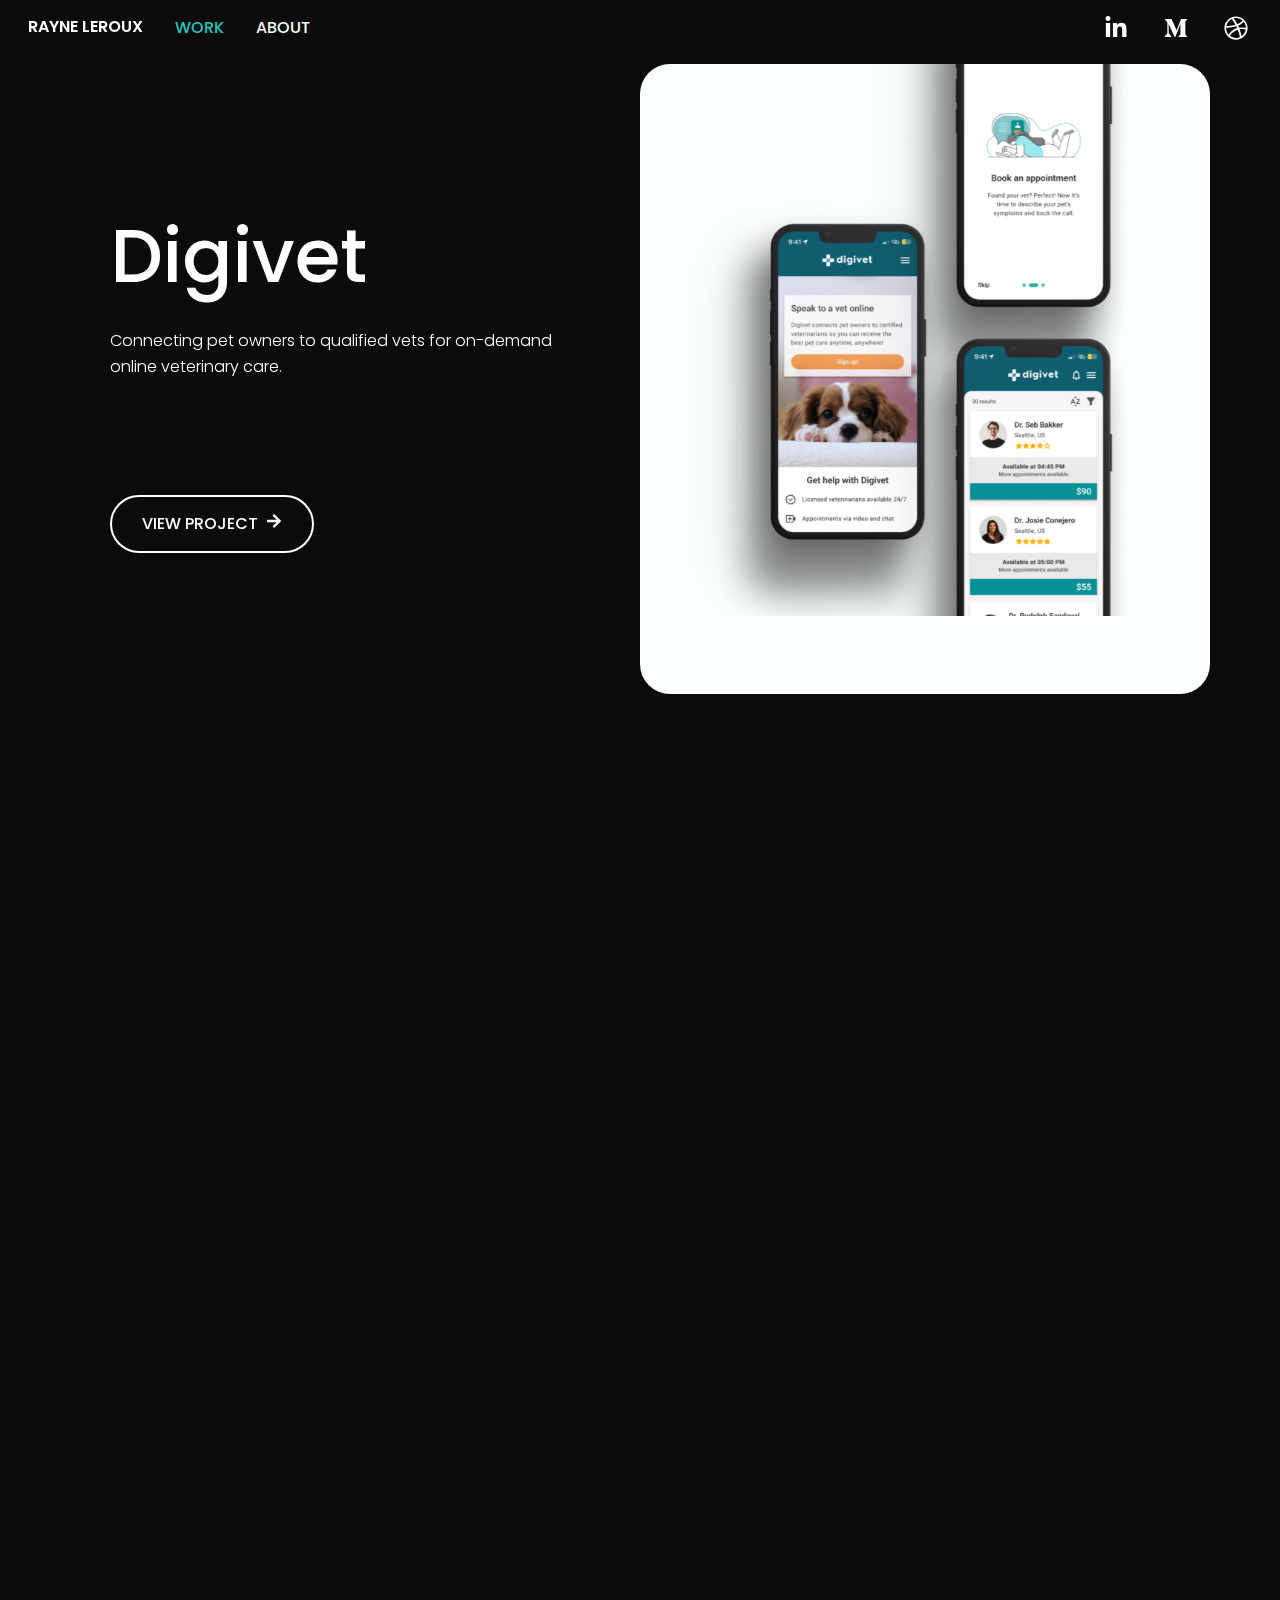
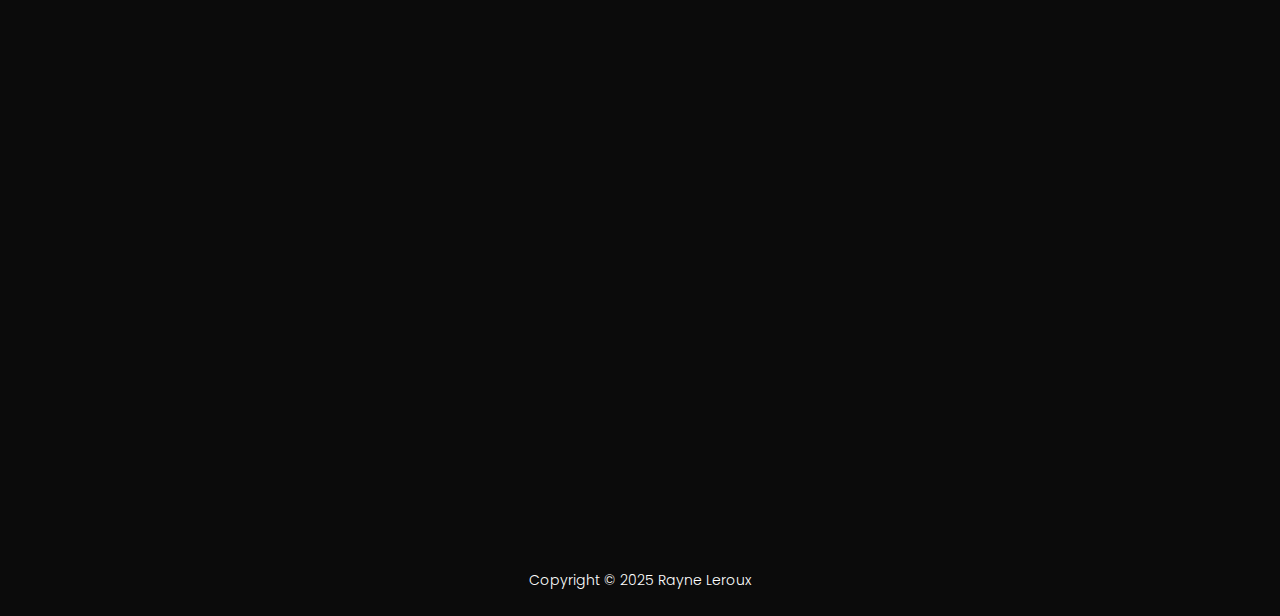
<file: work/index.html>
<!DOCTYPE html>
<html lang="en-US">
<head>
<meta charset="UTF-8">
<meta name="viewport" content="width=device-width, initial-scale=1">
	 <link rel="profile" href="https://gmpg.org/xfn/11"> 
	 <title>Work &#8211; Rayne Leroux</title>
<meta name="robots" content="max-image-preview:large">
	<style>img:is([sizes="auto" i], [sizes^="auto," i]) { contain-intrinsic-size: 3000px 1500px }</style>
	<link rel="dns-prefetch" href="//fonts.googleapis.com">
<link rel="alternate" type="application/rss+xml" title="Rayne Leroux &raquo; Feed" href="/feed/">
<link rel="alternate" type="application/rss+xml" title="Rayne Leroux &raquo; Comments Feed" href="/comments/feed/">
<script>
window._wpemojiSettings = {"baseUrl":"https:\/\/s.w.org\/images\/core\/emoji\/15.0.3\/72x72\/","ext":".png","svgUrl":"https:\/\/s.w.org\/images\/core\/emoji\/15.0.3\/svg\/","svgExt":".svg","source":{"concatemoji":"\/wp-includes\/js\/wp-emoji-release.min.js?ver=6.7.2"}};
/*! This file is auto-generated */
!function(i,n){var o,s,e;function c(e){try{var t={supportTests:e,timestamp:(new Date).valueOf()};sessionStorage.setItem(o,JSON.stringify(t))}catch(e){}}function p(e,t,n){e.clearRect(0,0,e.canvas.width,e.canvas.height),e.fillText(t,0,0);var t=new Uint32Array(e.getImageData(0,0,e.canvas.width,e.canvas.height).data),r=(e.clearRect(0,0,e.canvas.width,e.canvas.height),e.fillText(n,0,0),new Uint32Array(e.getImageData(0,0,e.canvas.width,e.canvas.height).data));return t.every(function(e,t){return e===r[t]})}function u(e,t,n){switch(t){case"flag":return n(e,"🏳️‍⚧️","🏳️​⚧️")?!1:!n(e,"🇺🇳","🇺​🇳")&&!n(e,"🏴󠁧󠁢󠁥󠁮󠁧󠁿","🏴​󠁧​󠁢​󠁥​󠁮​󠁧​󠁿");case"emoji":return!n(e,"🐦‍⬛","🐦​⬛")}return!1}function f(e,t,n){var r="undefined"!=typeof WorkerGlobalScope&&self instanceof WorkerGlobalScope?new OffscreenCanvas(300,150):i.createElement("canvas"),a=r.getContext("2d",{willReadFrequently:!0}),o=(a.textBaseline="top",a.font="600 32px Arial",{});return e.forEach(function(e){o[e]=t(a,e,n)}),o}function t(e){var t=i.createElement("script");t.src=e,t.defer=!0,i.head.appendChild(t)}"undefined"!=typeof Promise&&(o="wpEmojiSettingsSupports",s=["flag","emoji"],n.supports={everything:!0,everythingExceptFlag:!0},e=new Promise(function(e){i.addEventListener("DOMContentLoaded",e,{once:!0})}),new Promise(function(t){var n=function(){try{var e=JSON.parse(sessionStorage.getItem(o));if("object"==typeof e&&"number"==typeof e.timestamp&&(new Date).valueOf()<e.timestamp+604800&&"object"==typeof e.supportTests)return e.supportTests}catch(e){}return null}();if(!n){if("undefined"!=typeof Worker&&"undefined"!=typeof OffscreenCanvas&&"undefined"!=typeof URL&&URL.createObjectURL&&"undefined"!=typeof Blob)try{var e="postMessage("+f.toString()+"("+[JSON.stringify(s),u.toString(),p.toString()].join(",")+"));",r=new Blob([e],{type:"text/javascript"}),a=new Worker(URL.createObjectURL(r),{name:"wpTestEmojiSupports"});return void(a.onmessage=function(e){c(n=e.data),a.terminate(),t(n)})}catch(e){}c(n=f(s,u,p))}t(n)}).then(function(e){for(var t in e)n.supports[t]=e[t],n.supports.everything=n.supports.everything&&n.supports[t],"flag"!==t&&(n.supports.everythingExceptFlag=n.supports.everythingExceptFlag&&n.supports[t]);n.supports.everythingExceptFlag=n.supports.everythingExceptFlag&&!n.supports.flag,n.DOMReady=!1,n.readyCallback=function(){n.DOMReady=!0}}).then(function(){return e}).then(function(){var e;n.supports.everything||(n.readyCallback(),(e=n.source||{}).concatemoji?t(e.concatemoji):e.wpemoji&&e.twemoji&&(t(e.twemoji),t(e.wpemoji)))}))}((window,document),window._wpemojiSettings);
</script>
<link rel="stylesheet" id="astra-theme-css-css" href="/wp-content/themes/astra/assets/css/minified/main.min.css?ver=4.6.5" media="all">
<style id="astra-theme-css-inline-css">:root{--ast-container-default-xlg-padding:2.5em;--ast-container-default-lg-padding:2.5em;--ast-container-default-slg-padding:2em;--ast-container-default-md-padding:2.5em;--ast-container-default-sm-padding:2.5em;--ast-container-default-xs-padding:2.4em;--ast-container-default-xxs-padding:1.8em;--ast-code-block-background:#ECEFF3;--ast-comment-inputs-background:#F9FAFB;--ast-normal-container-width:1200px;--ast-narrow-container-width:750px;--ast-blog-title-font-weight:600;--ast-blog-meta-weight:600;}html{font-size:100%;}a{color:var(--ast-global-color-0);}a:hover,a:focus{color:var(--ast-global-color-0);}body,button,input,select,textarea,.ast-button,.ast-custom-button{font-family:-apple-system,BlinkMacSystemFont,Segoe UI,Roboto,Oxygen-Sans,Ubuntu,Cantarell,Helvetica Neue,sans-serif;font-weight:300;font-size:16px;font-size:1rem;line-height:var(--ast-body-line-height,1.65em);}blockquote{color:var(--ast-global-color-3);}h1,.entry-content h1,h2,.entry-content h2,h3,.entry-content h3,h4,.entry-content h4,h5,.entry-content h5,h6,.entry-content h6,.site-title,.site-title a{font-weight:400;}.site-title{font-size:26px;font-size:1.625rem;display:block;}.site-header .site-description{font-size:15px;font-size:0.9375rem;display:none;}.entry-title{font-size:20px;font-size:1.25rem;}.ast-blog-single-element.ast-taxonomy-container a{font-size:14px;font-size:0.875rem;}.ast-blog-meta-container{font-size:13px;font-size:0.8125rem;}.archive .ast-article-post .ast-article-inner,.blog .ast-article-post .ast-article-inner,.archive .ast-article-post .ast-article-inner:hover,.blog .ast-article-post .ast-article-inner:hover{border-top-left-radius:6px;border-top-right-radius:6px;border-bottom-right-radius:6px;border-bottom-left-radius:6px;overflow:hidden;}h1,.entry-content h1{font-size:36px;font-size:2.25rem;font-weight:400;line-height:1.4em;}h2,.entry-content h2{font-size:30px;font-size:1.875rem;font-weight:500;line-height:1.3em;}h3,.entry-content h3{font-size:24px;font-size:1.5rem;font-weight:500;line-height:1.3em;text-transform:capitalize;}h4,.entry-content h4{font-size:20px;font-size:1.25rem;line-height:1.2em;font-weight:400;}h5,.entry-content h5{font-size:16px;font-size:1rem;line-height:1.2em;font-weight:400;}h6,.entry-content h6{font-size:16px;font-size:1rem;line-height:1.25em;font-weight:400;}::selection{background-color:var(--ast-global-color-0);color:#000000;}body,h1,.entry-title a,.entry-content h1,h2,.entry-content h2,h3,.entry-content h3,h4,.entry-content h4,h5,.entry-content h5,h6,.entry-content h6{color:var(--ast-global-color-3);}.tagcloud a:hover,.tagcloud a:focus,.tagcloud a.current-item{color:#000000;border-color:var(--ast-global-color-0);background-color:var(--ast-global-color-0);}input:focus,input[type="text"]:focus,input[type="email"]:focus,input[type="url"]:focus,input[type="password"]:focus,input[type="reset"]:focus,input[type="search"]:focus,textarea:focus{border-color:var(--ast-global-color-0);}input[type="radio"]:checked,input[type=reset],input[type="checkbox"]:checked,input[type="checkbox"]:hover:checked,input[type="checkbox"]:focus:checked,input[type=range]::-webkit-slider-thumb{border-color:var(--ast-global-color-0);background-color:var(--ast-global-color-0);box-shadow:none;}.site-footer a:hover + .post-count,.site-footer a:focus + .post-count{background:var(--ast-global-color-0);border-color:var(--ast-global-color-0);}.single .nav-links .nav-previous,.single .nav-links .nav-next{color:var(--ast-global-color-0);}.entry-meta,.entry-meta *{line-height:1.45;color:var(--ast-global-color-0);font-weight:600;}.entry-meta a:not(.ast-button):hover,.entry-meta a:not(.ast-button):hover *,.entry-meta a:not(.ast-button):focus,.entry-meta a:not(.ast-button):focus *,.page-links > .page-link,.page-links .page-link:hover,.post-navigation a:hover{color:var(--ast-global-color-0);}#cat option,.secondary .calendar_wrap thead a,.secondary .calendar_wrap thead a:visited{color:var(--ast-global-color-0);}.secondary .calendar_wrap #today,.ast-progress-val span{background:var(--ast-global-color-0);}.secondary a:hover + .post-count,.secondary a:focus + .post-count{background:var(--ast-global-color-0);border-color:var(--ast-global-color-0);}.calendar_wrap #today > a{color:#000000;}.page-links .page-link,.single .post-navigation a{color:var(--ast-global-color-3);}.ast-search-menu-icon .search-form button.search-submit{padding:0 4px;}.ast-search-menu-icon form.search-form{padding-right:0;}.ast-search-menu-icon.slide-search input.search-field{width:0;}.ast-header-search .ast-search-menu-icon.ast-dropdown-active .search-form,.ast-header-search .ast-search-menu-icon.ast-dropdown-active .search-field:focus{transition:all 0.2s;}.search-form input.search-field:focus{outline:none;}.ast-search-menu-icon .search-form button.search-submit:focus,.ast-theme-transparent-header .ast-header-search .ast-dropdown-active .ast-icon,.ast-theme-transparent-header .ast-inline-search .search-field:focus .ast-icon{color:var(--ast-global-color-1);}.ast-header-search .slide-search .search-form{border:2px solid var(--ast-global-color-0);}.ast-header-search .slide-search .search-field{background-color:#fff;}.ast-archive-title{color:var(--ast-global-color-2);}.widget-title,.widget .wp-block-heading{font-size:22px;font-size:1.375rem;color:var(--ast-global-color-2);}.ast-search-menu-icon.slide-search a:focus-visible:focus-visible,.astra-search-icon:focus-visible,#close:focus-visible,a:focus-visible,.ast-menu-toggle:focus-visible,.site .skip-link:focus-visible,.wp-block-loginout input:focus-visible,.wp-block-search.wp-block-search__button-inside .wp-block-search__inside-wrapper,.ast-header-navigation-arrow:focus-visible,.woocommerce .wc-proceed-to-checkout > .checkout-button:focus-visible,.woocommerce .woocommerce-MyAccount-navigation ul li a:focus-visible,.ast-orders-table__row .ast-orders-table__cell:focus-visible,.woocommerce .woocommerce-order-details .order-again > .button:focus-visible,.woocommerce .woocommerce-message a.button.wc-forward:focus-visible,.woocommerce #minus_qty:focus-visible,.woocommerce #plus_qty:focus-visible,a#ast-apply-coupon:focus-visible,.woocommerce .woocommerce-info a:focus-visible,.woocommerce .astra-shop-summary-wrap a:focus-visible,.woocommerce a.wc-forward:focus-visible,#ast-apply-coupon:focus-visible,.woocommerce-js .woocommerce-mini-cart-item a.remove:focus-visible,#close:focus-visible,.button.search-submit:focus-visible,#search_submit:focus,.normal-search:focus-visible{outline-style:dotted;outline-color:inherit;outline-width:thin;}input:focus,input[type="text"]:focus,input[type="email"]:focus,input[type="url"]:focus,input[type="password"]:focus,input[type="reset"]:focus,input[type="search"]:focus,input[type="number"]:focus,textarea:focus,.wp-block-search__input:focus,[data-section="section-header-mobile-trigger"] .ast-button-wrap .ast-mobile-menu-trigger-minimal:focus,.ast-mobile-popup-drawer.active .menu-toggle-close:focus,.woocommerce-ordering select.orderby:focus,#ast-scroll-top:focus,#coupon_code:focus,.woocommerce-page #comment:focus,.woocommerce #reviews #respond input#submit:focus,.woocommerce a.add_to_cart_button:focus,.woocommerce .button.single_add_to_cart_button:focus,.woocommerce .woocommerce-cart-form button:focus,.woocommerce .woocommerce-cart-form__cart-item .quantity .qty:focus,.woocommerce .woocommerce-billing-fields .woocommerce-billing-fields__field-wrapper .woocommerce-input-wrapper > .input-text:focus,.woocommerce #order_comments:focus,.woocommerce #place_order:focus,.woocommerce .woocommerce-address-fields .woocommerce-address-fields__field-wrapper .woocommerce-input-wrapper > .input-text:focus,.woocommerce .woocommerce-MyAccount-content form button:focus,.woocommerce .woocommerce-MyAccount-content .woocommerce-EditAccountForm .woocommerce-form-row .woocommerce-Input.input-text:focus,.woocommerce .ast-woocommerce-container .woocommerce-pagination ul.page-numbers li a:focus,body #content .woocommerce form .form-row .select2-container--default .select2-selection--single:focus,#ast-coupon-code:focus,.woocommerce.woocommerce-js .quantity input[type=number]:focus,.woocommerce-js .woocommerce-mini-cart-item .quantity input[type=number]:focus,.woocommerce p#ast-coupon-trigger:focus{border-style:dotted;border-color:inherit;border-width:thin;}input{outline:none;}.ast-logo-title-inline .site-logo-img{padding-right:1em;}body .ast-oembed-container *{position:absolute;top:0;width:100%;height:100%;left:0;}body .wp-block-embed-pocket-casts .ast-oembed-container *{position:unset;}.ast-single-post-featured-section + article {margin-top: 2em;}.site-content .ast-single-post-featured-section img {width: 100%;overflow: hidden;object-fit: cover;}.ast-separate-container .site-content .ast-single-post-featured-section + article {margin-top: -80px;z-index: 9;position: relative;border-radius: 4px;}@media (min-width: 922px) {.ast-no-sidebar .site-content .ast-article-image-container--wide {margin-left: -120px;margin-right: -120px;max-width: unset;width: unset;}.ast-left-sidebar .site-content .ast-article-image-container--wide,.ast-right-sidebar .site-content .ast-article-image-container--wide {margin-left: -10px;margin-right: -10px;}.site-content .ast-article-image-container--full {margin-left: calc( -50vw + 50%);margin-right: calc( -50vw + 50%);max-width: 100vw;width: 100vw;}.ast-left-sidebar .site-content .ast-article-image-container--full,.ast-right-sidebar .site-content .ast-article-image-container--full {margin-left: -10px;margin-right: -10px;max-width: inherit;width: auto;}}.site > .ast-single-related-posts-container {margin-top: 0;}@media (min-width: 922px) {.ast-desktop .ast-container--narrow {max-width: var(--ast-narrow-container-width);margin: 0 auto;}}.ast-page-builder-template .hentry {margin: 0;}.ast-page-builder-template .site-content > .ast-container {max-width: 100%;padding: 0;}.ast-page-builder-template .site .site-content #primary {padding: 0;margin: 0;}.ast-page-builder-template .no-results {text-align: center;margin: 4em auto;}.ast-page-builder-template .ast-pagination {padding: 2em;}.ast-page-builder-template .entry-header.ast-no-title.ast-no-thumbnail {margin-top: 0;}.ast-page-builder-template .entry-header.ast-header-without-markup {margin-top: 0;margin-bottom: 0;}.ast-page-builder-template .entry-header.ast-no-title.ast-no-meta {margin-bottom: 0;}.ast-page-builder-template.single .post-navigation {padding-bottom: 2em;}.ast-page-builder-template.single-post .site-content > .ast-container {max-width: 100%;}.ast-page-builder-template .entry-header {margin-top: 2em;margin-left: auto;margin-right: auto;}.ast-page-builder-template .ast-archive-description {margin: 2em auto 0;padding-left: 20px;padding-right: 20px;}.ast-page-builder-template .ast-row {margin-left: 0;margin-right: 0;}.single.ast-page-builder-template .entry-header + .entry-content {margin-bottom: 2em;}@media(min-width: 921px) {.ast-page-builder-template.archive.ast-right-sidebar .ast-row article,.ast-page-builder-template.archive.ast-left-sidebar .ast-row article {padding-left: 0;padding-right: 0;}}input[type="text"],input[type="number"],input[type="email"],input[type="url"],input[type="password"],input[type="search"],input[type=reset],input[type=tel],input[type=date],select,textarea{font-size:16px;font-style:normal;font-weight:400;line-height:24px;width:100%;padding:12px 16px;border-radius:4px;box-shadow:0px 1px 2px 0px rgba(0,0,0,0.05);color:var(--ast-form-input-text,#475569);}input[type="text"],input[type="number"],input[type="email"],input[type="url"],input[type="password"],input[type="search"],input[type=reset],input[type=tel],input[type=date],select{height:40px;}input[type="date"]{border-width:1px;border-style:solid;border-color:var(--ast-border-color);}input[type="text"]:focus,input[type="number"]:focus,input[type="email"]:focus,input[type="url"]:focus,input[type="password"]:focus,input[type="search"]:focus,input[type=reset]:focus,input[type="tel"]:focus,input[type="date"]:focus,select:focus,textarea:focus{border-color:#046BD2;box-shadow:none;outline:none;color:var(--ast-form-input-focus-text,#475569);}label,legend{color:#111827;font-size:14px;font-style:normal;font-weight:500;line-height:20px;}select{padding:6px 10px;}fieldset{padding:30px;border-radius:4px;}button,.ast-button,.button,input[type="button"],input[type="reset"],input[type="submit"]{border-radius:4px;box-shadow:0px 1px 2px 0px rgba(0,0,0,0.05);}:root{--ast-comment-inputs-background:#FFF;}::placeholder{color:var(--ast-form-field-color,#9CA3AF);}::-ms-input-placeholder{color:var(--ast-form-field-color,#9CA3AF);}@media (max-width:921px){#ast-desktop-header{display:none;}}@media (min-width:922px){#ast-mobile-header{display:none;}}.wp-block-buttons.aligncenter{justify-content:center;}@media (max-width:921px){.ast-theme-transparent-header #primary,.ast-theme-transparent-header #secondary{padding:0;}}@media (max-width:921px){.ast-plain-container.ast-no-sidebar #primary{padding:0;}}.ast-plain-container.ast-no-sidebar #primary{margin-top:0;margin-bottom:0;}.wp-block-button.is-style-outline .wp-block-button__link{border-color:var(--ast-global-color-0);}div.wp-block-button.is-style-outline > .wp-block-button__link:not(.has-text-color),div.wp-block-button.wp-block-button__link.is-style-outline:not(.has-text-color){color:var(--ast-global-color-0);}.wp-block-button.is-style-outline .wp-block-button__link:hover,.wp-block-buttons .wp-block-button.is-style-outline .wp-block-button__link:focus,.wp-block-buttons .wp-block-button.is-style-outline > .wp-block-button__link:not(.has-text-color):hover,.wp-block-buttons .wp-block-button.wp-block-button__link.is-style-outline:not(.has-text-color):hover{color:#000000;background-color:var(--ast-global-color-0);border-color:var(--ast-global-color-0);}.post-page-numbers.current .page-link,.ast-pagination .page-numbers.current{color:#000000;border-color:var(--ast-global-color-0);background-color:var(--ast-global-color-0);}.wp-block-buttons .wp-block-button.is-style-outline .wp-block-button__link.wp-element-button,.ast-outline-button,.wp-block-uagb-buttons-child .uagb-buttons-repeater.ast-outline-button{border-color:var(--ast-global-color-0);font-family:inherit;font-weight:500;font-size:16px;font-size:1rem;line-height:1em;padding-top:13px;padding-right:30px;padding-bottom:13px;padding-left:30px;}.wp-block-buttons .wp-block-button.is-style-outline > .wp-block-button__link:not(.has-text-color),.wp-block-buttons .wp-block-button.wp-block-button__link.is-style-outline:not(.has-text-color),.ast-outline-button{color:var(--ast-global-color-0);}.wp-block-button.is-style-outline .wp-block-button__link:hover,.wp-block-buttons .wp-block-button.is-style-outline .wp-block-button__link:focus,.wp-block-buttons .wp-block-button.is-style-outline > .wp-block-button__link:not(.has-text-color):hover,.wp-block-buttons .wp-block-button.wp-block-button__link.is-style-outline:not(.has-text-color):hover,.ast-outline-button:hover,.ast-outline-button:focus,.wp-block-uagb-buttons-child .uagb-buttons-repeater.ast-outline-button:hover,.wp-block-uagb-buttons-child .uagb-buttons-repeater.ast-outline-button:focus{color:#000000;background-color:var(--ast-global-color-0);border-color:var(--ast-global-color-0);}.uagb-buttons-repeater.ast-outline-button{border-radius:9999px;}@media (max-width:921px){.wp-block-buttons .wp-block-button.is-style-outline .wp-block-button__link.wp-element-button,.ast-outline-button,.wp-block-uagb-buttons-child .uagb-buttons-repeater.ast-outline-button{padding-top:12px;padding-right:28px;padding-bottom:12px;padding-left:28px;}}@media (max-width:544px){.wp-block-buttons .wp-block-button.is-style-outline .wp-block-button__link.wp-element-button,.ast-outline-button,.wp-block-uagb-buttons-child .uagb-buttons-repeater.ast-outline-button{padding-top:10px;padding-right:24px;padding-bottom:10px;padding-left:24px;}}.entry-content[ast-blocks-layout] > figure{margin-bottom:1em;}h1.widget-title{font-weight:400;}h2.widget-title{font-weight:500;}h3.widget-title{font-weight:500;}#page{display:flex;flex-direction:column;min-height:100vh;}.ast-404-layout-1 h1.page-title{color:var(--ast-global-color-2);}.single .post-navigation a{line-height:1em;height:inherit;}.error-404 .page-sub-title{font-size:1.5rem;font-weight:inherit;}.search .site-content .content-area .search-form{margin-bottom:0;}#page .site-content{flex-grow:1;}.widget{margin-bottom:1.25em;}#secondary li{line-height:1.5em;}#secondary .wp-block-group h2{margin-bottom:0.7em;}#secondary h2{font-size:1.7rem;}.ast-separate-container .ast-article-post,.ast-separate-container .ast-article-single,.ast-separate-container .comment-respond{padding:3em;}.ast-separate-container .ast-article-single .ast-article-single{padding:0;}.ast-article-single .wp-block-post-template-is-layout-grid{padding-left:0;}.ast-separate-container .comments-title,.ast-narrow-container .comments-title{padding:1.5em 2em;}.ast-page-builder-template .comment-form-textarea,.ast-comment-formwrap .ast-grid-common-col{padding:0;}.ast-comment-formwrap{padding:0;display:inline-flex;column-gap:20px;width:100%;margin-left:0;margin-right:0;}.comments-area textarea#comment:focus,.comments-area textarea#comment:active,.comments-area .ast-comment-formwrap input[type="text"]:focus,.comments-area .ast-comment-formwrap input[type="text"]:active {box-shadow:none;outline:none;}.archive.ast-page-builder-template .entry-header{margin-top:2em;}.ast-page-builder-template .ast-comment-formwrap{width:100%;}.entry-title{margin-bottom:0.6em;}.ast-archive-description p{font-size:inherit;font-weight:inherit;line-height:inherit;}.ast-separate-container .ast-comment-list li.depth-1,.hentry{margin-bottom:1.5em;}.site-content section.ast-archive-description{margin-bottom:2em;}@media (min-width:921px){.ast-left-sidebar.ast-page-builder-template #secondary,.archive.ast-right-sidebar.ast-page-builder-template .site-main{padding-left:20px;padding-right:20px;}}@media (max-width:544px){.ast-comment-formwrap.ast-row{column-gap:10px;display:inline-block;}#ast-commentform .ast-grid-common-col{position:relative;width:100%;}}@media (min-width:1201px){.ast-separate-container .ast-article-post,.ast-separate-container .ast-article-single,.ast-separate-container .ast-author-box,.ast-separate-container .ast-404-layout-1,.ast-separate-container .no-results{padding:3em;}}@media (max-width:921px){.ast-separate-container #primary,.ast-separate-container #secondary{padding:1.5em 0;}#primary,#secondary{padding:1.5em 0;margin:0;}.ast-left-sidebar #content > .ast-container{display:flex;flex-direction:column-reverse;width:100%;}}@media (min-width:922px){.ast-separate-container.ast-right-sidebar #primary,.ast-separate-container.ast-left-sidebar #primary{border:0;}.search-no-results.ast-separate-container #primary{margin-bottom:4em;}}.elementor-button-wrapper .elementor-button{border-style:solid;text-decoration:none;border-top-width:0;border-right-width:0;border-left-width:0;border-bottom-width:0;}body .elementor-button.elementor-size-sm,body .elementor-button.elementor-size-xs,body .elementor-button.elementor-size-md,body .elementor-button.elementor-size-lg,body .elementor-button.elementor-size-xl,body .elementor-button{padding-top:15px;padding-right:30px;padding-bottom:15px;padding-left:30px;}@media (max-width:921px){.elementor-button-wrapper .elementor-button.elementor-size-sm,.elementor-button-wrapper .elementor-button.elementor-size-xs,.elementor-button-wrapper .elementor-button.elementor-size-md,.elementor-button-wrapper .elementor-button.elementor-size-lg,.elementor-button-wrapper .elementor-button.elementor-size-xl,.elementor-button-wrapper .elementor-button{padding-top:14px;padding-right:28px;padding-bottom:14px;padding-left:28px;}}@media (max-width:544px){.elementor-button-wrapper .elementor-button.elementor-size-sm,.elementor-button-wrapper .elementor-button.elementor-size-xs,.elementor-button-wrapper .elementor-button.elementor-size-md,.elementor-button-wrapper .elementor-button.elementor-size-lg,.elementor-button-wrapper .elementor-button.elementor-size-xl,.elementor-button-wrapper .elementor-button{padding-top:12px;padding-right:24px;padding-bottom:12px;padding-left:24px;}}.elementor-button-wrapper .elementor-button{border-color:var(--ast-global-color-0);background-color:var(--ast-global-color-0);}.elementor-button-wrapper .elementor-button:hover,.elementor-button-wrapper .elementor-button:focus{color:#000000;background-color:var(--ast-global-color-0);border-color:var(--ast-global-color-0);}.wp-block-button .wp-block-button__link ,.elementor-button-wrapper .elementor-button,.elementor-button-wrapper .elementor-button:visited{color:#000000;}.elementor-button-wrapper .elementor-button{font-weight:500;font-size:16px;font-size:1rem;line-height:1em;}body .elementor-button.elementor-size-sm,body .elementor-button.elementor-size-xs,body .elementor-button.elementor-size-md,body .elementor-button.elementor-size-lg,body .elementor-button.elementor-size-xl,body .elementor-button{font-size:16px;font-size:1rem;}.wp-block-button .wp-block-button__link:hover,.wp-block-button .wp-block-button__link:focus{color:#000000;background-color:var(--ast-global-color-0);border-color:var(--ast-global-color-0);}.elementor-widget-heading h1.elementor-heading-title{line-height:1.4em;}.elementor-widget-heading h2.elementor-heading-title{line-height:1.3em;}.elementor-widget-heading h3.elementor-heading-title{line-height:1.3em;}.elementor-widget-heading h4.elementor-heading-title{line-height:1.2em;}.elementor-widget-heading h5.elementor-heading-title{line-height:1.2em;}.elementor-widget-heading h6.elementor-heading-title{line-height:1.25em;}.wp-block-button .wp-block-button__link,.wp-block-search .wp-block-search__button,body .wp-block-file .wp-block-file__button{border-color:var(--ast-global-color-0);background-color:var(--ast-global-color-0);color:#000000;font-family:inherit;font-weight:500;line-height:1em;font-size:16px;font-size:1rem;padding-top:15px;padding-right:30px;padding-bottom:15px;padding-left:30px;}@media (max-width:921px){.wp-block-button .wp-block-button__link,.wp-block-search .wp-block-search__button,body .wp-block-file .wp-block-file__button{padding-top:14px;padding-right:28px;padding-bottom:14px;padding-left:28px;}}@media (max-width:544px){.wp-block-button .wp-block-button__link,.wp-block-search .wp-block-search__button,body .wp-block-file .wp-block-file__button{padding-top:12px;padding-right:24px;padding-bottom:12px;padding-left:24px;}}.menu-toggle,button,.ast-button,.ast-custom-button,.button,input#submit,input[type="button"],input[type="submit"],input[type="reset"],#comments .submit,.search .search-submit,form[CLASS*="wp-block-search__"].wp-block-search .wp-block-search__inside-wrapper .wp-block-search__button,body .wp-block-file .wp-block-file__button,.search .search-submit,.woocommerce-js a.button,.woocommerce button.button,.woocommerce .woocommerce-message a.button,.woocommerce #respond input#submit.alt,.woocommerce input.button.alt,.woocommerce input.button,.woocommerce input.button:disabled,.woocommerce input.button:disabled[disabled],.woocommerce input.button:disabled:hover,.woocommerce input.button:disabled[disabled]:hover,.woocommerce #respond input#submit,.woocommerce button.button.alt.disabled,.wc-block-grid__products .wc-block-grid__product .wp-block-button__link,.wc-block-grid__product-onsale,[CLASS*="wc-block"] button,.woocommerce-js .astra-cart-drawer .astra-cart-drawer-content .woocommerce-mini-cart__buttons .button:not(.checkout):not(.ast-continue-shopping),.woocommerce-js .astra-cart-drawer .astra-cart-drawer-content .woocommerce-mini-cart__buttons a.checkout,.woocommerce button.button.alt.disabled.wc-variation-selection-needed,[CLASS*="wc-block"] .wc-block-components-button{border-style:solid;border-top-width:0;border-right-width:0;border-left-width:0;border-bottom-width:0;color:#000000;border-color:var(--ast-global-color-0);background-color:var(--ast-global-color-0);padding-top:15px;padding-right:30px;padding-bottom:15px;padding-left:30px;font-family:inherit;font-weight:500;font-size:16px;font-size:1rem;line-height:1em;}button:focus,.menu-toggle:hover,button:hover,.ast-button:hover,.ast-custom-button:hover .button:hover,.ast-custom-button:hover ,input[type=reset]:hover,input[type=reset]:focus,input#submit:hover,input#submit:focus,input[type="button"]:hover,input[type="button"]:focus,input[type="submit"]:hover,input[type="submit"]:focus,form[CLASS*="wp-block-search__"].wp-block-search .wp-block-search__inside-wrapper .wp-block-search__button:hover,form[CLASS*="wp-block-search__"].wp-block-search .wp-block-search__inside-wrapper .wp-block-search__button:focus,body .wp-block-file .wp-block-file__button:hover,body .wp-block-file .wp-block-file__button:focus,.woocommerce-js a.button:hover,.woocommerce button.button:hover,.woocommerce .woocommerce-message a.button:hover,.woocommerce #respond input#submit:hover,.woocommerce #respond input#submit.alt:hover,.woocommerce input.button.alt:hover,.woocommerce input.button:hover,.woocommerce button.button.alt.disabled:hover,.wc-block-grid__products .wc-block-grid__product .wp-block-button__link:hover,[CLASS*="wc-block"] button:hover,.woocommerce-js .astra-cart-drawer .astra-cart-drawer-content .woocommerce-mini-cart__buttons .button:not(.checkout):not(.ast-continue-shopping):hover,.woocommerce-js .astra-cart-drawer .astra-cart-drawer-content .woocommerce-mini-cart__buttons a.checkout:hover,.woocommerce button.button.alt.disabled.wc-variation-selection-needed:hover,[CLASS*="wc-block"] .wc-block-components-button:hover,[CLASS*="wc-block"] .wc-block-components-button:focus{color:#000000;background-color:var(--ast-global-color-0);border-color:var(--ast-global-color-0);}form[CLASS*="wp-block-search__"].wp-block-search .wp-block-search__inside-wrapper .wp-block-search__button.has-icon{padding-top:calc(15px - 3px);padding-right:calc(30px - 3px);padding-bottom:calc(15px - 3px);padding-left:calc(30px - 3px);}@media (max-width:921px){.menu-toggle,button,.ast-button,.ast-custom-button,.button,input#submit,input[type="button"],input[type="submit"],input[type="reset"],#comments .submit,.search .search-submit,form[CLASS*="wp-block-search__"].wp-block-search .wp-block-search__inside-wrapper .wp-block-search__button,body .wp-block-file .wp-block-file__button,.search .search-submit,.woocommerce-js a.button,.woocommerce button.button,.woocommerce .woocommerce-message a.button,.woocommerce #respond input#submit.alt,.woocommerce input.button.alt,.woocommerce input.button,.woocommerce input.button:disabled,.woocommerce input.button:disabled[disabled],.woocommerce input.button:disabled:hover,.woocommerce input.button:disabled[disabled]:hover,.woocommerce #respond input#submit,.woocommerce button.button.alt.disabled,.wc-block-grid__products .wc-block-grid__product .wp-block-button__link,.wc-block-grid__product-onsale,[CLASS*="wc-block"] button,.woocommerce-js .astra-cart-drawer .astra-cart-drawer-content .woocommerce-mini-cart__buttons .button:not(.checkout):not(.ast-continue-shopping),.woocommerce-js .astra-cart-drawer .astra-cart-drawer-content .woocommerce-mini-cart__buttons a.checkout,.woocommerce button.button.alt.disabled.wc-variation-selection-needed,[CLASS*="wc-block"] .wc-block-components-button{padding-top:14px;padding-right:28px;padding-bottom:14px;padding-left:28px;}}@media (max-width:544px){.menu-toggle,button,.ast-button,.ast-custom-button,.button,input#submit,input[type="button"],input[type="submit"],input[type="reset"],#comments .submit,.search .search-submit,form[CLASS*="wp-block-search__"].wp-block-search .wp-block-search__inside-wrapper .wp-block-search__button,body .wp-block-file .wp-block-file__button,.search .search-submit,.woocommerce-js a.button,.woocommerce button.button,.woocommerce .woocommerce-message a.button,.woocommerce #respond input#submit.alt,.woocommerce input.button.alt,.woocommerce input.button,.woocommerce input.button:disabled,.woocommerce input.button:disabled[disabled],.woocommerce input.button:disabled:hover,.woocommerce input.button:disabled[disabled]:hover,.woocommerce #respond input#submit,.woocommerce button.button.alt.disabled,.wc-block-grid__products .wc-block-grid__product .wp-block-button__link,.wc-block-grid__product-onsale,[CLASS*="wc-block"] button,.woocommerce-js .astra-cart-drawer .astra-cart-drawer-content .woocommerce-mini-cart__buttons .button:not(.checkout):not(.ast-continue-shopping),.woocommerce-js .astra-cart-drawer .astra-cart-drawer-content .woocommerce-mini-cart__buttons a.checkout,.woocommerce button.button.alt.disabled.wc-variation-selection-needed,[CLASS*="wc-block"] .wc-block-components-button{padding-top:12px;padding-right:24px;padding-bottom:12px;padding-left:24px;}}@media (max-width:921px){.ast-mobile-header-stack .main-header-bar .ast-search-menu-icon{display:inline-block;}.ast-header-break-point.ast-header-custom-item-outside .ast-mobile-header-stack .main-header-bar .ast-search-icon{margin:0;}.ast-comment-avatar-wrap img{max-width:2.5em;}.ast-comment-meta{padding:0 1.8888em 1.3333em;}}@media (min-width:544px){.ast-container{max-width:100%;}}@media (max-width:544px){.ast-separate-container .ast-article-post,.ast-separate-container .ast-article-single,.ast-separate-container .comments-title,.ast-separate-container .ast-archive-description{padding:1.5em 1em;}.ast-separate-container #content .ast-container{padding-left:0.54em;padding-right:0.54em;}.ast-separate-container .ast-comment-list .bypostauthor{padding:.5em;}.ast-search-menu-icon.ast-dropdown-active .search-field{width:170px;}}.ast-separate-container{background-color:var(--ast-global-color-4);;background-image:none;;}@media (max-width:921px){.site-title{display:block;}.site-header .site-description{display:none;}h1,.entry-content h1{font-size:30px;}h2,.entry-content h2{font-size:25px;}h3,.entry-content h3{font-size:20px;}}@media (max-width:544px){.site-title{display:block;}.site-header .site-description{display:none;}h1,.entry-content h1{font-size:30px;}h2,.entry-content h2{font-size:25px;}h3,.entry-content h3{font-size:20px;}}@media (max-width:921px){html{font-size:91.2%;}}@media (max-width:544px){html{font-size:91.2%;}}@media (min-width:922px){.ast-container{max-width:1240px;}}@media (min-width:922px){.site-content .ast-container{display:flex;}}@media (max-width:921px){.site-content .ast-container{flex-direction:column;}}@media (min-width:922px){.main-header-menu .sub-menu .menu-item.ast-left-align-sub-menu:hover > .sub-menu,.main-header-menu .sub-menu .menu-item.ast-left-align-sub-menu.focus > .sub-menu{margin-left:-0px;}}.ast-theme-transparent-header [data-section="section-header-mobile-trigger"] .ast-button-wrap .ast-mobile-menu-trigger-minimal{background:transparent;}.entry-content li > p{margin-bottom:0;}.site .comments-area{padding-bottom:2em;margin-top:2em;}.wp-block-file {display: flex;align-items: center;flex-wrap: wrap;justify-content: space-between;}.wp-block-pullquote {border: none;}.wp-block-pullquote blockquote::before {content: "\201D";font-family: "Helvetica",sans-serif;display: flex;transform: rotate( 180deg );font-size: 6rem;font-style: normal;line-height: 1;font-weight: bold;align-items: center;justify-content: center;}.has-text-align-right > blockquote::before {justify-content: flex-start;}.has-text-align-left > blockquote::before {justify-content: flex-end;}figure.wp-block-pullquote.is-style-solid-color blockquote {max-width: 100%;text-align: inherit;}html body {--wp--custom--ast-default-block-top-padding: 3em;--wp--custom--ast-default-block-right-padding: 3em;--wp--custom--ast-default-block-bottom-padding: 3em;--wp--custom--ast-default-block-left-padding: 3em;--wp--custom--ast-container-width: 1200px;--wp--custom--ast-content-width-size: 1200px;--wp--custom--ast-wide-width-size: calc(1200px + var(--wp--custom--ast-default-block-left-padding) + var(--wp--custom--ast-default-block-right-padding));}.ast-narrow-container {--wp--custom--ast-content-width-size: 750px;--wp--custom--ast-wide-width-size: 750px;}@media(max-width: 921px) {html body {--wp--custom--ast-default-block-top-padding: 3em;--wp--custom--ast-default-block-right-padding: 2em;--wp--custom--ast-default-block-bottom-padding: 3em;--wp--custom--ast-default-block-left-padding: 2em;}}@media(max-width: 544px) {html body {--wp--custom--ast-default-block-top-padding: 3em;--wp--custom--ast-default-block-right-padding: 1.5em;--wp--custom--ast-default-block-bottom-padding: 3em;--wp--custom--ast-default-block-left-padding: 1.5em;}}.entry-content > .wp-block-group,.entry-content > .wp-block-cover,.entry-content > .wp-block-columns {padding-top: var(--wp--custom--ast-default-block-top-padding);padding-right: var(--wp--custom--ast-default-block-right-padding);padding-bottom: var(--wp--custom--ast-default-block-bottom-padding);padding-left: var(--wp--custom--ast-default-block-left-padding);}.ast-plain-container.ast-no-sidebar .entry-content > .alignfull,.ast-page-builder-template .ast-no-sidebar .entry-content > .alignfull {margin-left: calc( -50vw + 50%);margin-right: calc( -50vw + 50%);max-width: 100vw;width: 100vw;}.ast-plain-container.ast-no-sidebar .entry-content .alignfull .alignfull,.ast-page-builder-template.ast-no-sidebar .entry-content .alignfull .alignfull,.ast-plain-container.ast-no-sidebar .entry-content .alignfull .alignwide,.ast-page-builder-template.ast-no-sidebar .entry-content .alignfull .alignwide,.ast-plain-container.ast-no-sidebar .entry-content .alignwide .alignfull,.ast-page-builder-template.ast-no-sidebar .entry-content .alignwide .alignfull,.ast-plain-container.ast-no-sidebar .entry-content .alignwide .alignwide,.ast-page-builder-template.ast-no-sidebar .entry-content .alignwide .alignwide,.ast-plain-container.ast-no-sidebar .entry-content .wp-block-column .alignfull,.ast-page-builder-template.ast-no-sidebar .entry-content .wp-block-column .alignfull,.ast-plain-container.ast-no-sidebar .entry-content .wp-block-column .alignwide,.ast-page-builder-template.ast-no-sidebar .entry-content .wp-block-column .alignwide {margin-left: auto;margin-right: auto;width: 100%;}[ast-blocks-layout] .wp-block-separator:not(.is-style-dots) {height: 0;}[ast-blocks-layout] .wp-block-separator {margin: 20px auto;}[ast-blocks-layout] .wp-block-separator:not(.is-style-wide):not(.is-style-dots) {max-width: 100px;}[ast-blocks-layout] .wp-block-separator.has-background {padding: 0;}.entry-content[ast-blocks-layout] > * {max-width: var(--wp--custom--ast-content-width-size);margin-left: auto;margin-right: auto;}.entry-content[ast-blocks-layout] > .alignwide {max-width: var(--wp--custom--ast-wide-width-size);}.entry-content[ast-blocks-layout] .alignfull {max-width: none;}.entry-content .wp-block-columns {margin-bottom: 0;}blockquote {margin: 1.5em;border-color: rgba(0,0,0,0.05);}.wp-block-quote:not(.has-text-align-right):not(.has-text-align-center) {border-left: 5px solid rgba(0,0,0,0.05);}.has-text-align-right > blockquote,blockquote.has-text-align-right {border-right: 5px solid rgba(0,0,0,0.05);}.has-text-align-left > blockquote,blockquote.has-text-align-left {border-left: 5px solid rgba(0,0,0,0.05);}.wp-block-site-tagline,.wp-block-latest-posts .read-more {margin-top: 15px;}.wp-block-loginout p label {display: block;}.wp-block-loginout p:not(.login-remember):not(.login-submit) input {width: 100%;}.wp-block-loginout input:focus {border-color: transparent;}.wp-block-loginout input:focus {outline: thin dotted;}.entry-content .wp-block-media-text .wp-block-media-text__content {padding: 0 0 0 8%;}.entry-content .wp-block-media-text.has-media-on-the-right .wp-block-media-text__content {padding: 0 8% 0 0;}.entry-content .wp-block-media-text.has-background .wp-block-media-text__content {padding: 8%;}.entry-content .wp-block-cover:not([class*="background-color"]) .wp-block-cover__inner-container,.entry-content .wp-block-cover:not([class*="background-color"]) .wp-block-cover-image-text,.entry-content .wp-block-cover:not([class*="background-color"]) .wp-block-cover-text,.entry-content .wp-block-cover-image:not([class*="background-color"]) .wp-block-cover__inner-container,.entry-content .wp-block-cover-image:not([class*="background-color"]) .wp-block-cover-image-text,.entry-content .wp-block-cover-image:not([class*="background-color"]) .wp-block-cover-text {color: var(--ast-global-color-5);}.wp-block-loginout .login-remember input {width: 1.1rem;height: 1.1rem;margin: 0 5px 4px 0;vertical-align: middle;}.wp-block-latest-posts > li > *:first-child,.wp-block-latest-posts:not(.is-grid) > li:first-child {margin-top: 0;}.wp-block-search__inside-wrapper .wp-block-search__input {padding: 0 10px;color: var(--ast-global-color-3);background: var(--ast-global-color-5);border-color: var(--ast-border-color);}.wp-block-latest-posts .read-more {margin-bottom: 1.5em;}.wp-block-search__no-button .wp-block-search__inside-wrapper .wp-block-search__input {padding-top: 5px;padding-bottom: 5px;}.wp-block-latest-posts .wp-block-latest-posts__post-date,.wp-block-latest-posts .wp-block-latest-posts__post-author {font-size: 1rem;}.wp-block-latest-posts > li > *,.wp-block-latest-posts:not(.is-grid) > li {margin-top: 12px;margin-bottom: 12px;}.ast-page-builder-template .entry-content[ast-blocks-layout] > *,.ast-page-builder-template .entry-content[ast-blocks-layout] > .alignfull > * {max-width: none;}.ast-page-builder-template .entry-content[ast-blocks-layout] > .alignwide > * {max-width: var(--wp--custom--ast-wide-width-size);}.ast-page-builder-template .entry-content[ast-blocks-layout] > .inherit-container-width > *,.ast-page-builder-template .entry-content[ast-blocks-layout] > * > *,.entry-content[ast-blocks-layout] > .wp-block-cover .wp-block-cover__inner-container {max-width: var(--wp--custom--ast-content-width-size);margin-left: auto;margin-right: auto;}.entry-content[ast-blocks-layout] .wp-block-cover:not(.alignleft):not(.alignright) {width: auto;}@media(max-width: 1200px) {.ast-separate-container .entry-content > .alignfull,.ast-separate-container .entry-content[ast-blocks-layout] > .alignwide,.ast-plain-container .entry-content[ast-blocks-layout] > .alignwide,.ast-plain-container .entry-content .alignfull {margin-left: calc(-1 * min(var(--ast-container-default-xlg-padding),20px)) ;margin-right: calc(-1 * min(var(--ast-container-default-xlg-padding),20px));}}@media(min-width: 1201px) {.ast-separate-container .entry-content > .alignfull {margin-left: calc(-1 * var(--ast-container-default-xlg-padding) );margin-right: calc(-1 * var(--ast-container-default-xlg-padding) );}.ast-separate-container .entry-content[ast-blocks-layout] > .alignwide,.ast-plain-container .entry-content[ast-blocks-layout] > .alignwide {margin-left: calc(-1 * var(--wp--custom--ast-default-block-left-padding) );margin-right: calc(-1 * var(--wp--custom--ast-default-block-right-padding) );}}@media(min-width: 921px) {.ast-separate-container .entry-content .wp-block-group.alignwide:not(.inherit-container-width) > :where(:not(.alignleft):not(.alignright)),.ast-plain-container .entry-content .wp-block-group.alignwide:not(.inherit-container-width) > :where(:not(.alignleft):not(.alignright)) {max-width: calc( var(--wp--custom--ast-content-width-size) + 80px );}.ast-plain-container.ast-right-sidebar .entry-content[ast-blocks-layout] .alignfull,.ast-plain-container.ast-left-sidebar .entry-content[ast-blocks-layout] .alignfull {margin-left: -60px;margin-right: -60px;}}@media(min-width: 544px) {.entry-content > .alignleft {margin-right: 20px;}.entry-content > .alignright {margin-left: 20px;}}@media (max-width:544px){.wp-block-columns .wp-block-column:not(:last-child){margin-bottom:20px;}.wp-block-latest-posts{margin:0;}}@media( max-width: 600px ) {.entry-content .wp-block-media-text .wp-block-media-text__content,.entry-content .wp-block-media-text.has-media-on-the-right .wp-block-media-text__content {padding: 8% 0 0;}.entry-content .wp-block-media-text.has-background .wp-block-media-text__content {padding: 8%;}}.ast-page-builder-template .entry-header {padding-left: 0;}.ast-narrow-container .site-content .wp-block-uagb-image--align-full .wp-block-uagb-image__figure {max-width: 100%;margin-left: auto;margin-right: auto;}.entry-content ul,.entry-content ol {padding: revert;margin: revert;padding-left: 20px;}:root .has-ast-global-color-0-color{color:var(--ast-global-color-0);}:root .has-ast-global-color-0-background-color{background-color:var(--ast-global-color-0);}:root .wp-block-button .has-ast-global-color-0-color{color:var(--ast-global-color-0);}:root .wp-block-button .has-ast-global-color-0-background-color{background-color:var(--ast-global-color-0);}:root .has-ast-global-color-1-color{color:var(--ast-global-color-1);}:root .has-ast-global-color-1-background-color{background-color:var(--ast-global-color-1);}:root .wp-block-button .has-ast-global-color-1-color{color:var(--ast-global-color-1);}:root .wp-block-button .has-ast-global-color-1-background-color{background-color:var(--ast-global-color-1);}:root .has-ast-global-color-2-color{color:var(--ast-global-color-2);}:root .has-ast-global-color-2-background-color{background-color:var(--ast-global-color-2);}:root .wp-block-button .has-ast-global-color-2-color{color:var(--ast-global-color-2);}:root .wp-block-button .has-ast-global-color-2-background-color{background-color:var(--ast-global-color-2);}:root .has-ast-global-color-3-color{color:var(--ast-global-color-3);}:root .has-ast-global-color-3-background-color{background-color:var(--ast-global-color-3);}:root .wp-block-button .has-ast-global-color-3-color{color:var(--ast-global-color-3);}:root .wp-block-button .has-ast-global-color-3-background-color{background-color:var(--ast-global-color-3);}:root .has-ast-global-color-4-color{color:var(--ast-global-color-4);}:root .has-ast-global-color-4-background-color{background-color:var(--ast-global-color-4);}:root .wp-block-button .has-ast-global-color-4-color{color:var(--ast-global-color-4);}:root .wp-block-button .has-ast-global-color-4-background-color{background-color:var(--ast-global-color-4);}:root .has-ast-global-color-5-color{color:var(--ast-global-color-5);}:root .has-ast-global-color-5-background-color{background-color:var(--ast-global-color-5);}:root .wp-block-button .has-ast-global-color-5-color{color:var(--ast-global-color-5);}:root .wp-block-button .has-ast-global-color-5-background-color{background-color:var(--ast-global-color-5);}:root .has-ast-global-color-6-color{color:var(--ast-global-color-6);}:root .has-ast-global-color-6-background-color{background-color:var(--ast-global-color-6);}:root .wp-block-button .has-ast-global-color-6-color{color:var(--ast-global-color-6);}:root .wp-block-button .has-ast-global-color-6-background-color{background-color:var(--ast-global-color-6);}:root .has-ast-global-color-7-color{color:var(--ast-global-color-7);}:root .has-ast-global-color-7-background-color{background-color:var(--ast-global-color-7);}:root .wp-block-button .has-ast-global-color-7-color{color:var(--ast-global-color-7);}:root .wp-block-button .has-ast-global-color-7-background-color{background-color:var(--ast-global-color-7);}:root .has-ast-global-color-8-color{color:var(--ast-global-color-8);}:root .has-ast-global-color-8-background-color{background-color:var(--ast-global-color-8);}:root .wp-block-button .has-ast-global-color-8-color{color:var(--ast-global-color-8);}:root .wp-block-button .has-ast-global-color-8-background-color{background-color:var(--ast-global-color-8);}:root{--ast-global-color-0:#28c3bf;--ast-global-color-1:#045cb4;--ast-global-color-2:#1e293b;--ast-global-color-3:#334155;--ast-global-color-4:#F0F5FA;--ast-global-color-5:#FFFFFF;--ast-global-color-6:#D1D5DB;--ast-global-color-7:#111111;--ast-global-color-8:#111111;}:root {--ast-border-color : var(--ast-global-color-6);}.ast-single-entry-banner {-js-display: flex;display: flex;flex-direction: column;justify-content: center;text-align: center;position: relative;background: #eeeeee;}.ast-single-entry-banner[data-banner-layout="layout-1"] {max-width: 1200px;background: inherit;padding: 20px 0;}.ast-single-entry-banner[data-banner-width-type="custom"] {margin: 0 auto;width: 100%;}.ast-single-entry-banner + .site-content .entry-header {margin-bottom: 0;}.site .ast-author-avatar {--ast-author-avatar-size: ;}a.ast-underline-text {text-decoration: underline;}.ast-container > .ast-terms-link {position: relative;display: block;}a.ast-button.ast-badge-tax {padding: 4px 8px;border-radius: 3px;font-size: inherit;}header.entry-header .entry-title{font-weight:600;font-size:32px;font-size:2rem;}header.entry-header > *:not(:last-child){margin-bottom:10px;}header.entry-header .post-thumb-img-content{text-align:center;}header.entry-header .post-thumb img,.ast-single-post-featured-section.post-thumb img{aspect-ratio:16/9;width:100%;height:100%;}.ast-archive-entry-banner {-js-display: flex;display: flex;flex-direction: column;justify-content: center;text-align: center;position: relative;background: #eeeeee;}.ast-archive-entry-banner[data-banner-width-type="custom"] {margin: 0 auto;width: 100%;}.ast-archive-entry-banner[data-banner-layout="layout-1"] {background: inherit;padding: 20px 0;text-align: left;}body.archive .ast-archive-description{max-width:1200px;width:100%;text-align:left;padding-top:3em;padding-right:3em;padding-bottom:3em;padding-left:3em;}body.archive .ast-archive-description .ast-archive-title,body.archive .ast-archive-description .ast-archive-title *{font-weight:600;font-size:32px;font-size:2rem;}body.archive .ast-archive-description > *:not(:last-child){margin-bottom:10px;}@media (max-width:921px){body.archive .ast-archive-description{text-align:left;}}@media (max-width:544px){body.archive .ast-archive-description{text-align:left;}}.ast-theme-transparent-header #masthead .site-logo-img .transparent-custom-logo .astra-logo-svg{width:150px;}.ast-theme-transparent-header #masthead .site-logo-img .transparent-custom-logo img{ max-width:150px;}@media (max-width:921px){.ast-theme-transparent-header #masthead .site-logo-img .transparent-custom-logo .astra-logo-svg{width:120px;}.ast-theme-transparent-header #masthead .site-logo-img .transparent-custom-logo img{ max-width:120px;}}@media (max-width:543px){.ast-theme-transparent-header #masthead .site-logo-img .transparent-custom-logo .astra-logo-svg{width:100px;}.ast-theme-transparent-header #masthead .site-logo-img .transparent-custom-logo img{ max-width:100px;}}@media (min-width:921px){.ast-theme-transparent-header #masthead{position:absolute;left:0;right:0;}.ast-theme-transparent-header .main-header-bar,.ast-theme-transparent-header.ast-header-break-point .main-header-bar{background:none;}body.elementor-editor-active.ast-theme-transparent-header #masthead,.fl-builder-edit .ast-theme-transparent-header #masthead,body.vc_editor.ast-theme-transparent-header #masthead,body.brz-ed.ast-theme-transparent-header #masthead{z-index:0;}.ast-header-break-point.ast-replace-site-logo-transparent.ast-theme-transparent-header .custom-mobile-logo-link{display:none;}.ast-header-break-point.ast-replace-site-logo-transparent.ast-theme-transparent-header .transparent-custom-logo{display:inline-block;}.ast-theme-transparent-header .ast-above-header,.ast-theme-transparent-header .ast-above-header.ast-above-header-bar{background-image:none;background-color:transparent;}.ast-theme-transparent-header .ast-below-header{background-image:none;background-color:transparent;}}.ast-theme-transparent-header .ast-builder-menu .main-header-menu .menu-item .sub-menu .menu-link,.ast-theme-transparent-header .main-header-menu .menu-item .sub-menu .menu-link{background-color:transparent;}@media (max-width:921px){.ast-theme-transparent-header #masthead{position:absolute;left:0;right:0;}.ast-theme-transparent-header .main-header-bar,.ast-theme-transparent-header.ast-header-break-point .main-header-bar{background:none;}body.elementor-editor-active.ast-theme-transparent-header #masthead,.fl-builder-edit .ast-theme-transparent-header #masthead,body.vc_editor.ast-theme-transparent-header #masthead,body.brz-ed.ast-theme-transparent-header #masthead{z-index:0;}.ast-header-break-point.ast-replace-site-logo-transparent.ast-theme-transparent-header .custom-mobile-logo-link{display:none;}.ast-header-break-point.ast-replace-site-logo-transparent.ast-theme-transparent-header .transparent-custom-logo{display:inline-block;}.ast-theme-transparent-header .ast-above-header,.ast-theme-transparent-header .ast-above-header.ast-above-header-bar{background-image:none;background-color:transparent;}.ast-theme-transparent-header .ast-below-header{background-image:none;background-color:transparent;}}.ast-theme-transparent-header #ast-desktop-header > [CLASS*="-header-wrap"]:nth-last-child(2) > [CLASS*="-header-bar"],.ast-theme-transparent-header.ast-header-break-point #ast-mobile-header > [CLASS*="-header-wrap"]:nth-last-child(2) > [CLASS*="-header-bar"]{border-bottom-width:0px;border-bottom-style:solid;}.ast-breadcrumbs .trail-browse,.ast-breadcrumbs .trail-items,.ast-breadcrumbs .trail-items li{display:inline-block;margin:0;padding:0;border:none;background:inherit;text-indent:0;text-decoration:none;}.ast-breadcrumbs .trail-browse{font-size:inherit;font-style:inherit;font-weight:inherit;color:inherit;}.ast-breadcrumbs .trail-items{list-style:none;}.trail-items li::after{padding:0 0.3em;content:"\00bb";}.trail-items li:last-of-type::after{display:none;}h1,.entry-content h1,h2,.entry-content h2,h3,.entry-content h3,h4,.entry-content h4,h5,.entry-content h5,h6,.entry-content h6{color:var(--ast-global-color-2);}.entry-title a{color:var(--ast-global-color-2);}@media (max-width:921px){.ast-builder-grid-row-container.ast-builder-grid-row-tablet-3-firstrow .ast-builder-grid-row > *:first-child,.ast-builder-grid-row-container.ast-builder-grid-row-tablet-3-lastrow .ast-builder-grid-row > *:last-child{grid-column:1 / -1;}}@media (max-width:544px){.ast-builder-grid-row-container.ast-builder-grid-row-mobile-3-firstrow .ast-builder-grid-row > *:first-child,.ast-builder-grid-row-container.ast-builder-grid-row-mobile-3-lastrow .ast-builder-grid-row > *:last-child{grid-column:1 / -1;}}.ast-builder-layout-element[data-section="title_tagline"]{display:flex;}@media (max-width:921px){.ast-header-break-point .ast-builder-layout-element[data-section="title_tagline"]{display:flex;}}@media (max-width:544px){.ast-header-break-point .ast-builder-layout-element[data-section="title_tagline"]{display:flex;}}.site-below-footer-wrap{padding-top:20px;padding-bottom:20px;}.site-below-footer-wrap[data-section="section-below-footer-builder"]{background-color:;;background-image:none;;min-height:30px;}.site-below-footer-wrap[data-section="section-below-footer-builder"] .ast-builder-grid-row{max-width:1200px;min-height:30px;margin-left:auto;margin-right:auto;}.site-below-footer-wrap[data-section="section-below-footer-builder"] .ast-builder-grid-row,.site-below-footer-wrap[data-section="section-below-footer-builder"] .site-footer-section{align-items:center;}.site-below-footer-wrap[data-section="section-below-footer-builder"].ast-footer-row-inline .site-footer-section{display:flex;margin-bottom:0;}.ast-builder-grid-row-full .ast-builder-grid-row{grid-template-columns:1fr;}@media (max-width:921px){.site-below-footer-wrap[data-section="section-below-footer-builder"].ast-footer-row-tablet-inline .site-footer-section{display:flex;margin-bottom:0;}.site-below-footer-wrap[data-section="section-below-footer-builder"].ast-footer-row-tablet-stack .site-footer-section{display:block;margin-bottom:10px;}.ast-builder-grid-row-container.ast-builder-grid-row-tablet-full .ast-builder-grid-row{grid-template-columns:1fr;}}@media (max-width:544px){.site-below-footer-wrap[data-section="section-below-footer-builder"].ast-footer-row-mobile-inline .site-footer-section{display:flex;margin-bottom:0;}.site-below-footer-wrap[data-section="section-below-footer-builder"].ast-footer-row-mobile-stack .site-footer-section{display:block;margin-bottom:10px;}.ast-builder-grid-row-container.ast-builder-grid-row-mobile-full .ast-builder-grid-row{grid-template-columns:1fr;}}.site-below-footer-wrap[data-section="section-below-footer-builder"]{display:grid;}@media (max-width:921px){.ast-header-break-point .site-below-footer-wrap[data-section="section-below-footer-builder"]{display:grid;}}@media (max-width:544px){.ast-header-break-point .site-below-footer-wrap[data-section="section-below-footer-builder"]{display:grid;}}.ast-footer-copyright{text-align:center;}.ast-footer-copyright {color:var(--ast-global-color-5);}@media (max-width:921px){.ast-footer-copyright{text-align:center;}}@media (max-width:544px){.ast-footer-copyright{text-align:center;}}.ast-footer-copyright {font-size:14px;font-size:0.875rem;}.ast-footer-copyright.ast-builder-layout-element{display:flex;}@media (max-width:921px){.ast-header-break-point .ast-footer-copyright.ast-builder-layout-element{display:flex;}}@media (max-width:544px){.ast-header-break-point .ast-footer-copyright.ast-builder-layout-element{display:flex;}}.site-footer{background-color:#0b0b0b;;background-image:none;;}.footer-widget-area.widget-area.site-footer-focus-item{width:auto;}.elementor-widget-heading .elementor-heading-title{margin:0;}.elementor-page .ast-menu-toggle{color:unset !important;background:unset !important;}.elementor-post.elementor-grid-item.hentry{margin-bottom:0;}.woocommerce div.product .elementor-element.elementor-products-grid .related.products ul.products li.product,.elementor-element .elementor-wc-products .woocommerce[class*='columns-'] ul.products li.product{width:auto;margin:0;float:none;}.elementor-toc__list-wrapper{margin:0;}body .elementor hr{background-color:#ccc;margin:0;}.ast-left-sidebar .elementor-section.elementor-section-stretched,.ast-right-sidebar .elementor-section.elementor-section-stretched{max-width:100%;left:0 !important;}.elementor-posts-container [CLASS*="ast-width-"]{width:100%;}.elementor-template-full-width .ast-container{display:block;}.elementor-screen-only,.screen-reader-text,.screen-reader-text span,.ui-helper-hidden-accessible{top:0 !important;}@media (max-width:544px){.elementor-element .elementor-wc-products .woocommerce[class*="columns-"] ul.products li.product{width:auto;margin:0;}.elementor-element .woocommerce .woocommerce-result-count{float:none;}}.ast-header-break-point .main-header-bar{border-bottom-width:1px;}@media (min-width:922px){.main-header-bar{border-bottom-width:1px;}}.main-header-menu .menu-item, #astra-footer-menu .menu-item, .main-header-bar .ast-masthead-custom-menu-items{-js-display:flex;display:flex;-webkit-box-pack:center;-webkit-justify-content:center;-moz-box-pack:center;-ms-flex-pack:center;justify-content:center;-webkit-box-orient:vertical;-webkit-box-direction:normal;-webkit-flex-direction:column;-moz-box-orient:vertical;-moz-box-direction:normal;-ms-flex-direction:column;flex-direction:column;}.main-header-menu > .menu-item > .menu-link, #astra-footer-menu > .menu-item > .menu-link{height:100%;-webkit-box-align:center;-webkit-align-items:center;-moz-box-align:center;-ms-flex-align:center;align-items:center;-js-display:flex;display:flex;}.ast-header-break-point .main-navigation ul .menu-item .menu-link .icon-arrow:first-of-type svg{top:.2em;margin-top:0px;margin-left:0px;width:.65em;transform:translate(0, -2px) rotateZ(270deg);}.ast-mobile-popup-content .ast-submenu-expanded > .ast-menu-toggle{transform:rotateX(180deg);overflow-y:auto;}@media (min-width:922px){.ast-builder-menu .main-navigation > ul > li:last-child a{margin-right:0;}}.ast-separate-container .ast-article-inner{background-color:var(--ast-global-color-5);;background-image:none;;}@media (max-width:921px){.ast-separate-container .ast-article-inner{background-color:var(--ast-global-color-5);;background-image:none;;}}@media (max-width:544px){.ast-separate-container .ast-article-inner{background-color:var(--ast-global-color-5);;background-image:none;;}}.ast-separate-container .ast-article-single:not(.ast-related-post), .woocommerce.ast-separate-container .ast-woocommerce-container, .ast-separate-container .error-404, .ast-separate-container .no-results, .single.ast-separate-container .site-main .ast-author-meta, .ast-separate-container .related-posts-title-wrapper,.ast-separate-container .comments-count-wrapper, .ast-box-layout.ast-plain-container .site-content,.ast-padded-layout.ast-plain-container .site-content, .ast-separate-container .ast-archive-description, .ast-separate-container .comments-area{background-color:var(--ast-global-color-5);;background-image:none;;}@media (max-width:921px){.ast-separate-container .ast-article-single:not(.ast-related-post), .woocommerce.ast-separate-container .ast-woocommerce-container, .ast-separate-container .error-404, .ast-separate-container .no-results, .single.ast-separate-container .site-main .ast-author-meta, .ast-separate-container .related-posts-title-wrapper,.ast-separate-container .comments-count-wrapper, .ast-box-layout.ast-plain-container .site-content,.ast-padded-layout.ast-plain-container .site-content, .ast-separate-container .ast-archive-description{background-color:var(--ast-global-color-5);;background-image:none;;}}@media (max-width:544px){.ast-separate-container .ast-article-single:not(.ast-related-post), .woocommerce.ast-separate-container .ast-woocommerce-container, .ast-separate-container .error-404, .ast-separate-container .no-results, .single.ast-separate-container .site-main .ast-author-meta, .ast-separate-container .related-posts-title-wrapper,.ast-separate-container .comments-count-wrapper, .ast-box-layout.ast-plain-container .site-content,.ast-padded-layout.ast-plain-container .site-content, .ast-separate-container .ast-archive-description{background-color:var(--ast-global-color-5);;background-image:none;;}}.ast-separate-container.ast-two-container #secondary .widget{background-color:var(--ast-global-color-5);;background-image:none;;}@media (max-width:921px){.ast-separate-container.ast-two-container #secondary .widget{background-color:var(--ast-global-color-5);;background-image:none;;}}@media (max-width:544px){.ast-separate-container.ast-two-container #secondary .widget{background-color:var(--ast-global-color-5);;background-image:none;;}}.ast-plain-container, .ast-page-builder-template{background-color:var(--ast-global-color-5);;background-image:none;;}@media (max-width:921px){.ast-plain-container, .ast-page-builder-template{background-color:var(--ast-global-color-5);;background-image:none;;}}@media (max-width:544px){.ast-plain-container, .ast-page-builder-template{background-color:var(--ast-global-color-5);;background-image:none;;}}
		#ast-scroll-top {
			display: none;
			position: fixed;
			text-align: center;
			cursor: pointer;
			z-index: 99;
			width: 2.1em;
			height: 2.1em;
			line-height: 2.1;
			color: #ffffff;
			border-radius: 2px;
			content: "";
			outline: inherit;
		}
		@media (min-width: 769px) {
			#ast-scroll-top {
				content: "769";
			}
		}
		#ast-scroll-top .ast-icon.icon-arrow svg {
			margin-left: 0px;
			vertical-align: middle;
			transform: translate(0, -20%) rotate(180deg);
			width: 1.6em;
		}
		.ast-scroll-to-top-right {
			right: 30px;
			bottom: 30px;
		}
		.ast-scroll-to-top-left {
			left: 30px;
			bottom: 30px;
		}
	#ast-scroll-top{background-color:var(--ast-global-color-0);font-size:15px;font-size:0.9375rem;}@media (max-width:921px){#ast-scroll-top .ast-icon.icon-arrow svg{width:1em;}}.ast-mobile-header-content > *,.ast-desktop-header-content > * {padding: 10px 0;height: auto;}.ast-mobile-header-content > *:first-child,.ast-desktop-header-content > *:first-child {padding-top: 10px;}.ast-mobile-header-content > .ast-builder-menu,.ast-desktop-header-content > .ast-builder-menu {padding-top: 0;}.ast-mobile-header-content > *:last-child,.ast-desktop-header-content > *:last-child {padding-bottom: 0;}.ast-mobile-header-content .ast-search-menu-icon.ast-inline-search label,.ast-desktop-header-content .ast-search-menu-icon.ast-inline-search label {width: 100%;}.ast-desktop-header-content .main-header-bar-navigation .ast-submenu-expanded > .ast-menu-toggle::before {transform: rotateX(180deg);}#ast-desktop-header .ast-desktop-header-content,.ast-mobile-header-content .ast-search-icon,.ast-desktop-header-content .ast-search-icon,.ast-mobile-header-wrap .ast-mobile-header-content,.ast-main-header-nav-open.ast-popup-nav-open .ast-mobile-header-wrap .ast-mobile-header-content,.ast-main-header-nav-open.ast-popup-nav-open .ast-desktop-header-content {display: none;}.ast-main-header-nav-open.ast-header-break-point #ast-desktop-header .ast-desktop-header-content,.ast-main-header-nav-open.ast-header-break-point .ast-mobile-header-wrap .ast-mobile-header-content {display: block;}.ast-desktop .ast-desktop-header-content .astra-menu-animation-slide-up > .menu-item > .sub-menu,.ast-desktop .ast-desktop-header-content .astra-menu-animation-slide-up > .menu-item .menu-item > .sub-menu,.ast-desktop .ast-desktop-header-content .astra-menu-animation-slide-down > .menu-item > .sub-menu,.ast-desktop .ast-desktop-header-content .astra-menu-animation-slide-down > .menu-item .menu-item > .sub-menu,.ast-desktop .ast-desktop-header-content .astra-menu-animation-fade > .menu-item > .sub-menu,.ast-desktop .ast-desktop-header-content .astra-menu-animation-fade > .menu-item .menu-item > .sub-menu {opacity: 1;visibility: visible;}.ast-hfb-header.ast-default-menu-enable.ast-header-break-point .ast-mobile-header-wrap .ast-mobile-header-content .main-header-bar-navigation {width: unset;margin: unset;}.ast-mobile-header-content.content-align-flex-end .main-header-bar-navigation .menu-item-has-children > .ast-menu-toggle,.ast-desktop-header-content.content-align-flex-end .main-header-bar-navigation .menu-item-has-children > .ast-menu-toggle {left: calc( 20px - 0.907em);right: auto;}.ast-mobile-header-content .ast-search-menu-icon,.ast-mobile-header-content .ast-search-menu-icon.slide-search,.ast-desktop-header-content .ast-search-menu-icon,.ast-desktop-header-content .ast-search-menu-icon.slide-search {width: 100%;position: relative;display: block;right: auto;transform: none;}.ast-mobile-header-content .ast-search-menu-icon.slide-search .search-form,.ast-mobile-header-content .ast-search-menu-icon .search-form,.ast-desktop-header-content .ast-search-menu-icon.slide-search .search-form,.ast-desktop-header-content .ast-search-menu-icon .search-form {right: 0;visibility: visible;opacity: 1;position: relative;top: auto;transform: none;padding: 0;display: block;overflow: hidden;}.ast-mobile-header-content .ast-search-menu-icon.ast-inline-search .search-field,.ast-mobile-header-content .ast-search-menu-icon .search-field,.ast-desktop-header-content .ast-search-menu-icon.ast-inline-search .search-field,.ast-desktop-header-content .ast-search-menu-icon .search-field {width: 100%;padding-right: 5.5em;}.ast-mobile-header-content .ast-search-menu-icon .search-submit,.ast-desktop-header-content .ast-search-menu-icon .search-submit {display: block;position: absolute;height: 100%;top: 0;right: 0;padding: 0 1em;border-radius: 0;}.ast-hfb-header.ast-default-menu-enable.ast-header-break-point .ast-mobile-header-wrap .ast-mobile-header-content .main-header-bar-navigation ul .sub-menu .menu-link {padding-left: 30px;}.ast-hfb-header.ast-default-menu-enable.ast-header-break-point .ast-mobile-header-wrap .ast-mobile-header-content .main-header-bar-navigation .sub-menu .menu-item .menu-item .menu-link {padding-left: 40px;}.ast-mobile-popup-drawer.active .ast-mobile-popup-inner{background-color:#ffffff;;}.ast-mobile-header-wrap .ast-mobile-header-content, .ast-desktop-header-content{background-color:#ffffff;;}.ast-mobile-popup-content > *, .ast-mobile-header-content > *, .ast-desktop-popup-content > *, .ast-desktop-header-content > *{padding-top:0px;padding-bottom:0px;}.content-align-flex-start .ast-builder-layout-element{justify-content:flex-start;}.content-align-flex-start .main-header-menu{text-align:left;}.ast-mobile-popup-drawer.active .menu-toggle-close{color:#3a3a3a;}.ast-mobile-header-wrap .ast-primary-header-bar,.ast-primary-header-bar .site-primary-header-wrap{min-height:80px;}.ast-desktop .ast-primary-header-bar .main-header-menu > .menu-item{line-height:80px;}#masthead .ast-container,.site-header-focus-item + .ast-breadcrumbs-wrapper{max-width:100%;padding-left:35px;padding-right:35px;}.ast-header-break-point #masthead .ast-mobile-header-wrap .ast-primary-header-bar,.ast-header-break-point #masthead .ast-mobile-header-wrap .ast-below-header-bar,.ast-header-break-point #masthead .ast-mobile-header-wrap .ast-above-header-bar{padding-left:20px;padding-right:20px;}.ast-header-break-point .ast-primary-header-bar{border-bottom-width:1px;border-bottom-color:#eaeaea;border-bottom-style:solid;}@media (min-width:922px){.ast-primary-header-bar{border-bottom-width:1px;border-bottom-color:#eaeaea;border-bottom-style:solid;}}.ast-primary-header-bar{background-color:#ffffff;;background-image:none;;}.ast-primary-header-bar{display:block;}@media (max-width:921px){.ast-header-break-point .ast-primary-header-bar{display:grid;}}@media (max-width:544px){.ast-header-break-point .ast-primary-header-bar{display:grid;}}[data-section="section-header-mobile-trigger"] .ast-button-wrap .ast-mobile-menu-trigger-minimal{color:var(--ast-global-color-0);border:none;background:transparent;}[data-section="section-header-mobile-trigger"] .ast-button-wrap .mobile-menu-toggle-icon .ast-mobile-svg{width:20px;height:20px;fill:var(--ast-global-color-0);}[data-section="section-header-mobile-trigger"] .ast-button-wrap .mobile-menu-wrap .mobile-menu{color:var(--ast-global-color-0);}.ast-builder-menu-mobile .main-navigation .main-header-menu .menu-item > .menu-link{color:var(--ast-global-color-3);}.ast-builder-menu-mobile .main-navigation .main-header-menu .menu-item > .ast-menu-toggle{color:var(--ast-global-color-3);}.ast-builder-menu-mobile .main-navigation .menu-item:hover > .menu-link, .ast-builder-menu-mobile .main-navigation .inline-on-mobile .menu-item:hover > .ast-menu-toggle{color:var(--ast-global-color-1);}.ast-builder-menu-mobile .main-navigation .menu-item:hover > .ast-menu-toggle{color:var(--ast-global-color-1);}.ast-builder-menu-mobile .main-navigation .menu-item.current-menu-item > .menu-link, .ast-builder-menu-mobile .main-navigation .inline-on-mobile .menu-item.current-menu-item > .ast-menu-toggle, .ast-builder-menu-mobile .main-navigation .menu-item.current-menu-ancestor > .menu-link, .ast-builder-menu-mobile .main-navigation .menu-item.current-menu-ancestor > .ast-menu-toggle{color:var(--ast-global-color-1);}.ast-builder-menu-mobile .main-navigation .menu-item.current-menu-item > .ast-menu-toggle{color:var(--ast-global-color-1);}.ast-builder-menu-mobile .main-navigation .menu-item.menu-item-has-children > .ast-menu-toggle{top:0;}.ast-builder-menu-mobile .main-navigation .menu-item-has-children > .menu-link:after{content:unset;}.ast-hfb-header .ast-builder-menu-mobile .main-header-menu, .ast-hfb-header .ast-builder-menu-mobile .main-navigation .menu-item .menu-link, .ast-hfb-header .ast-builder-menu-mobile .main-navigation .menu-item .sub-menu .menu-link{border-style:none;}.ast-builder-menu-mobile .main-navigation .menu-item.menu-item-has-children > .ast-menu-toggle{top:0;}@media (max-width:921px){.ast-builder-menu-mobile .main-navigation .main-header-menu .menu-item > .menu-link{color:var(--ast-global-color-3);}.ast-builder-menu-mobile .main-navigation .menu-item > .ast-menu-toggle{color:var(--ast-global-color-3);}.ast-builder-menu-mobile .main-navigation .menu-item:hover > .menu-link, .ast-builder-menu-mobile .main-navigation .inline-on-mobile .menu-item:hover > .ast-menu-toggle{color:var(--ast-global-color-1);background:var(--ast-global-color-4);}.ast-builder-menu-mobile .main-navigation .menu-item:hover > .ast-menu-toggle{color:var(--ast-global-color-1);}.ast-builder-menu-mobile .main-navigation .menu-item.current-menu-item > .menu-link, .ast-builder-menu-mobile .main-navigation .inline-on-mobile .menu-item.current-menu-item > .ast-menu-toggle, .ast-builder-menu-mobile .main-navigation .menu-item.current-menu-ancestor > .menu-link, .ast-builder-menu-mobile .main-navigation .menu-item.current-menu-ancestor > .ast-menu-toggle{color:var(--ast-global-color-1);background:var(--ast-global-color-4);}.ast-builder-menu-mobile .main-navigation .menu-item.current-menu-item > .ast-menu-toggle{color:var(--ast-global-color-1);}.ast-builder-menu-mobile .main-navigation .menu-item.menu-item-has-children > .ast-menu-toggle{top:0;}.ast-builder-menu-mobile .main-navigation .menu-item-has-children > .menu-link:after{content:unset;}.ast-builder-menu-mobile .main-navigation .main-header-menu, .ast-builder-menu-mobile .main-navigation .main-header-menu .sub-menu{background-color:var(--ast-global-color-5);;}}@media (max-width:544px){.ast-builder-menu-mobile .main-navigation .menu-item.menu-item-has-children > .ast-menu-toggle{top:0;}}.ast-builder-menu-mobile .main-navigation{display:block;}@media (max-width:921px){.ast-header-break-point .ast-builder-menu-mobile .main-navigation{display:block;}}@media (max-width:544px){.ast-header-break-point .ast-builder-menu-mobile .main-navigation{display:block;}}:root{--e-global-color-astglobalcolor0:#28c3bf;--e-global-color-astglobalcolor1:#045cb4;--e-global-color-astglobalcolor2:#1e293b;--e-global-color-astglobalcolor3:#334155;--e-global-color-astglobalcolor4:#F0F5FA;--e-global-color-astglobalcolor5:#FFFFFF;--e-global-color-astglobalcolor6:#D1D5DB;--e-global-color-astglobalcolor7:#111111;--e-global-color-astglobalcolor8:#111111;}</style>
<link rel="stylesheet" id="astra-google-fonts-css" href="https://fonts.googleapis.com/css?family=Poppins%3A400&#038;display=fallback&#038;ver=4.6.5" media="all">
<link rel="stylesheet" id="hfe-widgets-style-css" href="/wp-content/plugins/header-footer-elementor/inc/widgets-css/frontend.css?ver=2.2.0" media="all">
<style id="wp-emoji-styles-inline-css">img.wp-smiley, img.emoji {
		display: inline !important;
		border: none !important;
		box-shadow: none !important;
		height: 1em !important;
		width: 1em !important;
		margin: 0 0.07em !important;
		vertical-align: -0.1em !important;
		background: none !important;
		padding: 0 !important;
	}</style>
<style id="global-styles-inline-css">:root{--wp--preset--aspect-ratio--square: 1;--wp--preset--aspect-ratio--4-3: 4/3;--wp--preset--aspect-ratio--3-4: 3/4;--wp--preset--aspect-ratio--3-2: 3/2;--wp--preset--aspect-ratio--2-3: 2/3;--wp--preset--aspect-ratio--16-9: 16/9;--wp--preset--aspect-ratio--9-16: 9/16;--wp--preset--color--black: #000000;--wp--preset--color--cyan-bluish-gray: #abb8c3;--wp--preset--color--white: #ffffff;--wp--preset--color--pale-pink: #f78da7;--wp--preset--color--vivid-red: #cf2e2e;--wp--preset--color--luminous-vivid-orange: #ff6900;--wp--preset--color--luminous-vivid-amber: #fcb900;--wp--preset--color--light-green-cyan: #7bdcb5;--wp--preset--color--vivid-green-cyan: #00d084;--wp--preset--color--pale-cyan-blue: #8ed1fc;--wp--preset--color--vivid-cyan-blue: #0693e3;--wp--preset--color--vivid-purple: #9b51e0;--wp--preset--color--ast-global-color-0: var(--ast-global-color-0);--wp--preset--color--ast-global-color-1: var(--ast-global-color-1);--wp--preset--color--ast-global-color-2: var(--ast-global-color-2);--wp--preset--color--ast-global-color-3: var(--ast-global-color-3);--wp--preset--color--ast-global-color-4: var(--ast-global-color-4);--wp--preset--color--ast-global-color-5: var(--ast-global-color-5);--wp--preset--color--ast-global-color-6: var(--ast-global-color-6);--wp--preset--color--ast-global-color-7: var(--ast-global-color-7);--wp--preset--color--ast-global-color-8: var(--ast-global-color-8);--wp--preset--gradient--vivid-cyan-blue-to-vivid-purple: linear-gradient(135deg,rgba(6,147,227,1) 0%,rgb(155,81,224) 100%);--wp--preset--gradient--light-green-cyan-to-vivid-green-cyan: linear-gradient(135deg,rgb(122,220,180) 0%,rgb(0,208,130) 100%);--wp--preset--gradient--luminous-vivid-amber-to-luminous-vivid-orange: linear-gradient(135deg,rgba(252,185,0,1) 0%,rgba(255,105,0,1) 100%);--wp--preset--gradient--luminous-vivid-orange-to-vivid-red: linear-gradient(135deg,rgba(255,105,0,1) 0%,rgb(207,46,46) 100%);--wp--preset--gradient--very-light-gray-to-cyan-bluish-gray: linear-gradient(135deg,rgb(238,238,238) 0%,rgb(169,184,195) 100%);--wp--preset--gradient--cool-to-warm-spectrum: linear-gradient(135deg,rgb(74,234,220) 0%,rgb(151,120,209) 20%,rgb(207,42,186) 40%,rgb(238,44,130) 60%,rgb(251,105,98) 80%,rgb(254,248,76) 100%);--wp--preset--gradient--blush-light-purple: linear-gradient(135deg,rgb(255,206,236) 0%,rgb(152,150,240) 100%);--wp--preset--gradient--blush-bordeaux: linear-gradient(135deg,rgb(254,205,165) 0%,rgb(254,45,45) 50%,rgb(107,0,62) 100%);--wp--preset--gradient--luminous-dusk: linear-gradient(135deg,rgb(255,203,112) 0%,rgb(199,81,192) 50%,rgb(65,88,208) 100%);--wp--preset--gradient--pale-ocean: linear-gradient(135deg,rgb(255,245,203) 0%,rgb(182,227,212) 50%,rgb(51,167,181) 100%);--wp--preset--gradient--electric-grass: linear-gradient(135deg,rgb(202,248,128) 0%,rgb(113,206,126) 100%);--wp--preset--gradient--midnight: linear-gradient(135deg,rgb(2,3,129) 0%,rgb(40,116,252) 100%);--wp--preset--font-size--small: 13px;--wp--preset--font-size--medium: 20px;--wp--preset--font-size--large: 36px;--wp--preset--font-size--x-large: 42px;--wp--preset--spacing--20: 0.44rem;--wp--preset--spacing--30: 0.67rem;--wp--preset--spacing--40: 1rem;--wp--preset--spacing--50: 1.5rem;--wp--preset--spacing--60: 2.25rem;--wp--preset--spacing--70: 3.38rem;--wp--preset--spacing--80: 5.06rem;--wp--preset--shadow--natural: 6px 6px 9px rgba(0, 0, 0, 0.2);--wp--preset--shadow--deep: 12px 12px 50px rgba(0, 0, 0, 0.4);--wp--preset--shadow--sharp: 6px 6px 0px rgba(0, 0, 0, 0.2);--wp--preset--shadow--outlined: 6px 6px 0px -3px rgba(255, 255, 255, 1), 6px 6px rgba(0, 0, 0, 1);--wp--preset--shadow--crisp: 6px 6px 0px rgba(0, 0, 0, 1);}:root { --wp--style--global--content-size: var(--wp--custom--ast-content-width-size);--wp--style--global--wide-size: var(--wp--custom--ast-wide-width-size); }:where(body) { margin: 0; }.wp-site-blocks > .alignleft { float: left; margin-right: 2em; }.wp-site-blocks > .alignright { float: right; margin-left: 2em; }.wp-site-blocks > .aligncenter { justify-content: center; margin-left: auto; margin-right: auto; }:where(.wp-site-blocks) > * { margin-block-start: 24px; margin-block-end: 0; }:where(.wp-site-blocks) > :first-child { margin-block-start: 0; }:where(.wp-site-blocks) > :last-child { margin-block-end: 0; }:root { --wp--style--block-gap: 24px; }:root :where(.is-layout-flow) > :first-child{margin-block-start: 0;}:root :where(.is-layout-flow) > :last-child{margin-block-end: 0;}:root :where(.is-layout-flow) > *{margin-block-start: 24px;margin-block-end: 0;}:root :where(.is-layout-constrained) > :first-child{margin-block-start: 0;}:root :where(.is-layout-constrained) > :last-child{margin-block-end: 0;}:root :where(.is-layout-constrained) > *{margin-block-start: 24px;margin-block-end: 0;}:root :where(.is-layout-flex){gap: 24px;}:root :where(.is-layout-grid){gap: 24px;}.is-layout-flow > .alignleft{float: left;margin-inline-start: 0;margin-inline-end: 2em;}.is-layout-flow > .alignright{float: right;margin-inline-start: 2em;margin-inline-end: 0;}.is-layout-flow > .aligncenter{margin-left: auto !important;margin-right: auto !important;}.is-layout-constrained > .alignleft{float: left;margin-inline-start: 0;margin-inline-end: 2em;}.is-layout-constrained > .alignright{float: right;margin-inline-start: 2em;margin-inline-end: 0;}.is-layout-constrained > .aligncenter{margin-left: auto !important;margin-right: auto !important;}.is-layout-constrained > :where(:not(.alignleft):not(.alignright):not(.alignfull)){max-width: var(--wp--style--global--content-size);margin-left: auto !important;margin-right: auto !important;}.is-layout-constrained > .alignwide{max-width: var(--wp--style--global--wide-size);}body .is-layout-flex{display: flex;}.is-layout-flex{flex-wrap: wrap;align-items: center;}.is-layout-flex > :is(*, div){margin: 0;}body .is-layout-grid{display: grid;}.is-layout-grid > :is(*, div){margin: 0;}body{padding-top: 0px;padding-right: 0px;padding-bottom: 0px;padding-left: 0px;}a:where(:not(.wp-element-button)){text-decoration: none;}:root :where(.wp-element-button, .wp-block-button__link){background-color: #32373c;border-width: 0;color: #fff;font-family: inherit;font-size: inherit;line-height: inherit;padding: calc(0.667em + 2px) calc(1.333em + 2px);text-decoration: none;}.has-black-color{color: var(--wp--preset--color--black) !important;}.has-cyan-bluish-gray-color{color: var(--wp--preset--color--cyan-bluish-gray) !important;}.has-white-color{color: var(--wp--preset--color--white) !important;}.has-pale-pink-color{color: var(--wp--preset--color--pale-pink) !important;}.has-vivid-red-color{color: var(--wp--preset--color--vivid-red) !important;}.has-luminous-vivid-orange-color{color: var(--wp--preset--color--luminous-vivid-orange) !important;}.has-luminous-vivid-amber-color{color: var(--wp--preset--color--luminous-vivid-amber) !important;}.has-light-green-cyan-color{color: var(--wp--preset--color--light-green-cyan) !important;}.has-vivid-green-cyan-color{color: var(--wp--preset--color--vivid-green-cyan) !important;}.has-pale-cyan-blue-color{color: var(--wp--preset--color--pale-cyan-blue) !important;}.has-vivid-cyan-blue-color{color: var(--wp--preset--color--vivid-cyan-blue) !important;}.has-vivid-purple-color{color: var(--wp--preset--color--vivid-purple) !important;}.has-ast-global-color-0-color{color: var(--wp--preset--color--ast-global-color-0) !important;}.has-ast-global-color-1-color{color: var(--wp--preset--color--ast-global-color-1) !important;}.has-ast-global-color-2-color{color: var(--wp--preset--color--ast-global-color-2) !important;}.has-ast-global-color-3-color{color: var(--wp--preset--color--ast-global-color-3) !important;}.has-ast-global-color-4-color{color: var(--wp--preset--color--ast-global-color-4) !important;}.has-ast-global-color-5-color{color: var(--wp--preset--color--ast-global-color-5) !important;}.has-ast-global-color-6-color{color: var(--wp--preset--color--ast-global-color-6) !important;}.has-ast-global-color-7-color{color: var(--wp--preset--color--ast-global-color-7) !important;}.has-ast-global-color-8-color{color: var(--wp--preset--color--ast-global-color-8) !important;}.has-black-background-color{background-color: var(--wp--preset--color--black) !important;}.has-cyan-bluish-gray-background-color{background-color: var(--wp--preset--color--cyan-bluish-gray) !important;}.has-white-background-color{background-color: var(--wp--preset--color--white) !important;}.has-pale-pink-background-color{background-color: var(--wp--preset--color--pale-pink) !important;}.has-vivid-red-background-color{background-color: var(--wp--preset--color--vivid-red) !important;}.has-luminous-vivid-orange-background-color{background-color: var(--wp--preset--color--luminous-vivid-orange) !important;}.has-luminous-vivid-amber-background-color{background-color: var(--wp--preset--color--luminous-vivid-amber) !important;}.has-light-green-cyan-background-color{background-color: var(--wp--preset--color--light-green-cyan) !important;}.has-vivid-green-cyan-background-color{background-color: var(--wp--preset--color--vivid-green-cyan) !important;}.has-pale-cyan-blue-background-color{background-color: var(--wp--preset--color--pale-cyan-blue) !important;}.has-vivid-cyan-blue-background-color{background-color: var(--wp--preset--color--vivid-cyan-blue) !important;}.has-vivid-purple-background-color{background-color: var(--wp--preset--color--vivid-purple) !important;}.has-ast-global-color-0-background-color{background-color: var(--wp--preset--color--ast-global-color-0) !important;}.has-ast-global-color-1-background-color{background-color: var(--wp--preset--color--ast-global-color-1) !important;}.has-ast-global-color-2-background-color{background-color: var(--wp--preset--color--ast-global-color-2) !important;}.has-ast-global-color-3-background-color{background-color: var(--wp--preset--color--ast-global-color-3) !important;}.has-ast-global-color-4-background-color{background-color: var(--wp--preset--color--ast-global-color-4) !important;}.has-ast-global-color-5-background-color{background-color: var(--wp--preset--color--ast-global-color-5) !important;}.has-ast-global-color-6-background-color{background-color: var(--wp--preset--color--ast-global-color-6) !important;}.has-ast-global-color-7-background-color{background-color: var(--wp--preset--color--ast-global-color-7) !important;}.has-ast-global-color-8-background-color{background-color: var(--wp--preset--color--ast-global-color-8) !important;}.has-black-border-color{border-color: var(--wp--preset--color--black) !important;}.has-cyan-bluish-gray-border-color{border-color: var(--wp--preset--color--cyan-bluish-gray) !important;}.has-white-border-color{border-color: var(--wp--preset--color--white) !important;}.has-pale-pink-border-color{border-color: var(--wp--preset--color--pale-pink) !important;}.has-vivid-red-border-color{border-color: var(--wp--preset--color--vivid-red) !important;}.has-luminous-vivid-orange-border-color{border-color: var(--wp--preset--color--luminous-vivid-orange) !important;}.has-luminous-vivid-amber-border-color{border-color: var(--wp--preset--color--luminous-vivid-amber) !important;}.has-light-green-cyan-border-color{border-color: var(--wp--preset--color--light-green-cyan) !important;}.has-vivid-green-cyan-border-color{border-color: var(--wp--preset--color--vivid-green-cyan) !important;}.has-pale-cyan-blue-border-color{border-color: var(--wp--preset--color--pale-cyan-blue) !important;}.has-vivid-cyan-blue-border-color{border-color: var(--wp--preset--color--vivid-cyan-blue) !important;}.has-vivid-purple-border-color{border-color: var(--wp--preset--color--vivid-purple) !important;}.has-ast-global-color-0-border-color{border-color: var(--wp--preset--color--ast-global-color-0) !important;}.has-ast-global-color-1-border-color{border-color: var(--wp--preset--color--ast-global-color-1) !important;}.has-ast-global-color-2-border-color{border-color: var(--wp--preset--color--ast-global-color-2) !important;}.has-ast-global-color-3-border-color{border-color: var(--wp--preset--color--ast-global-color-3) !important;}.has-ast-global-color-4-border-color{border-color: var(--wp--preset--color--ast-global-color-4) !important;}.has-ast-global-color-5-border-color{border-color: var(--wp--preset--color--ast-global-color-5) !important;}.has-ast-global-color-6-border-color{border-color: var(--wp--preset--color--ast-global-color-6) !important;}.has-ast-global-color-7-border-color{border-color: var(--wp--preset--color--ast-global-color-7) !important;}.has-ast-global-color-8-border-color{border-color: var(--wp--preset--color--ast-global-color-8) !important;}.has-vivid-cyan-blue-to-vivid-purple-gradient-background{background: var(--wp--preset--gradient--vivid-cyan-blue-to-vivid-purple) !important;}.has-light-green-cyan-to-vivid-green-cyan-gradient-background{background: var(--wp--preset--gradient--light-green-cyan-to-vivid-green-cyan) !important;}.has-luminous-vivid-amber-to-luminous-vivid-orange-gradient-background{background: var(--wp--preset--gradient--luminous-vivid-amber-to-luminous-vivid-orange) !important;}.has-luminous-vivid-orange-to-vivid-red-gradient-background{background: var(--wp--preset--gradient--luminous-vivid-orange-to-vivid-red) !important;}.has-very-light-gray-to-cyan-bluish-gray-gradient-background{background: var(--wp--preset--gradient--very-light-gray-to-cyan-bluish-gray) !important;}.has-cool-to-warm-spectrum-gradient-background{background: var(--wp--preset--gradient--cool-to-warm-spectrum) !important;}.has-blush-light-purple-gradient-background{background: var(--wp--preset--gradient--blush-light-purple) !important;}.has-blush-bordeaux-gradient-background{background: var(--wp--preset--gradient--blush-bordeaux) !important;}.has-luminous-dusk-gradient-background{background: var(--wp--preset--gradient--luminous-dusk) !important;}.has-pale-ocean-gradient-background{background: var(--wp--preset--gradient--pale-ocean) !important;}.has-electric-grass-gradient-background{background: var(--wp--preset--gradient--electric-grass) !important;}.has-midnight-gradient-background{background: var(--wp--preset--gradient--midnight) !important;}.has-small-font-size{font-size: var(--wp--preset--font-size--small) !important;}.has-medium-font-size{font-size: var(--wp--preset--font-size--medium) !important;}.has-large-font-size{font-size: var(--wp--preset--font-size--large) !important;}.has-x-large-font-size{font-size: var(--wp--preset--font-size--x-large) !important;}
:root :where(.wp-block-pullquote){font-size: 1.5em;line-height: 1.6;}</style>
<link rel="stylesheet" id="hfe-style-css" href="/wp-content/plugins/header-footer-elementor/assets/css/header-footer-elementor.css?ver=2.2.0" media="all">
<link rel="stylesheet" id="elementor-frontend-css" href="/wp-content/plugins/elementor/assets/css/frontend.min.css?ver=3.27.6" media="all">
<link rel="stylesheet" id="elementor-post-20-css" href="/wp-content/uploads/elementor/css/post-20.css?ver=1740347172" media="all">
<link rel="stylesheet" id="elementor-pro-css" href="/wp-content/plugins/elementor-pro/assets/css/frontend.min.css?ver=3.19.3" media="all">
<link rel="stylesheet" id="she-header-style-css" href="/wp-content/plugins/sticky-header-effects-for-elementor/assets/css/she-header-style.css?ver=1.7.7" media="all">
<link rel="stylesheet" id="widget-heading-css" href="/wp-content/plugins/elementor/assets/css/widget-heading.min.css?ver=3.27.6" media="all">
<link rel="stylesheet" id="widget-text-editor-css" href="/wp-content/plugins/elementor/assets/css/widget-text-editor.min.css?ver=3.27.6" media="all">
<link rel="stylesheet" id="widget-spacer-css" href="/wp-content/plugins/elementor/assets/css/widget-spacer.min.css?ver=3.27.6" media="all">
<link rel="stylesheet" id="e-animation-shrink-css" href="/wp-content/plugins/elementor/assets/lib/animations/styles/e-animation-shrink.min.css?ver=3.27.6" media="all">
<link rel="stylesheet" id="widget-image-css" href="/wp-content/plugins/elementor/assets/css/widget-image.min.css?ver=3.27.6" media="all">
<link rel="stylesheet" id="elementor-post-7-css" href="/wp-content/uploads/elementor/css/post-7.css?ver=1740347176" media="all">
<link rel="stylesheet" id="elementor-post-2195-css" href="/wp-content/uploads/elementor/css/post-2195.css?ver=1740347172" media="all">
<link rel="stylesheet" id="hfe-elementor-icons-css" href="/wp-content/plugins/elementor/assets/lib/eicons/css/elementor-icons.min.css?ver=5.34.0" media="all">
<link rel="stylesheet" id="hfe-icons-list-css" href="/wp-content/plugins/elementor/assets/css/widget-icon-list.min.css?ver=3.24.3" media="all">
<link rel="stylesheet" id="hfe-social-icons-css" href="/wp-content/plugins/elementor/assets/css/widget-social-icons.min.css?ver=3.24.0" media="all">
<link rel="stylesheet" id="hfe-social-share-icons-brands-css" href="/wp-content/plugins/elementor/assets/lib/font-awesome/css/brands.css?ver=5.15.3" media="all">
<link rel="stylesheet" id="hfe-social-share-icons-fontawesome-css" href="/wp-content/plugins/elementor/assets/lib/font-awesome/css/fontawesome.css?ver=5.15.3" media="all">
<link rel="stylesheet" id="hfe-nav-menu-icons-css" href="/wp-content/plugins/elementor/assets/lib/font-awesome/css/solid.css?ver=5.15.3" media="all">
<link rel="stylesheet" id="hfe-widget-blockquote-css" href="/wp-content/plugins/elementor-pro/assets/css/widget-blockquote.min.css?ver=3.25.0" media="all">
<link rel="stylesheet" id="hfe-mega-menu-css" href="/wp-content/plugins/elementor-pro/assets/css/widget-mega-menu.min.css?ver=3.26.2" media="all">
<link rel="stylesheet" id="hfe-nav-menu-widget-css" href="/wp-content/plugins/elementor-pro/assets/css/widget-nav-menu.min.css?ver=3.26.0" media="all">
<link rel="stylesheet" id="eael-general-css" href="/wp-content/plugins/essential-addons-for-elementor-lite/assets/front-end/css/view/general.min.css?ver=6.1.4" media="all">
<link rel="stylesheet" id="google-fonts-1-css" href="https://fonts.googleapis.com/css?family=Poppins%3A100%2C100italic%2C200%2C200italic%2C300%2C300italic%2C400%2C400italic%2C500%2C500italic%2C600%2C600italic%2C700%2C700italic%2C800%2C800italic%2C900%2C900italic&#038;display=swap&#038;ver=6.7.2" media="all">
<link rel="preconnect" href="https://fonts.gstatic.com/" crossorigin>
<!--[if IE]>
<script src="/wp-content/themes/astra/assets/js/minified/flexibility.min.js?ver=4.6.5" id="astra-flexibility-js"></script>
<script id="astra-flexibility-js-after">
flexibility(document.documentElement);
</script>
<![endif]-->
<script src="/wp-includes/js/jquery/jquery.min.js?ver=3.7.1" id="jquery-core-js"></script>
<script src="/wp-includes/js/jquery/jquery-migrate.min.js?ver=3.4.1" id="jquery-migrate-js"></script>
<script id="jquery-js-after">
!function($){"use strict";$(document).ready(function(){$(this).scrollTop()>100&&$(".hfe-scroll-to-top-wrap").removeClass("hfe-scroll-to-top-hide"),$(window).scroll(function(){$(this).scrollTop()<100?$(".hfe-scroll-to-top-wrap").fadeOut(300):$(".hfe-scroll-to-top-wrap").fadeIn(300)}),$(".hfe-scroll-to-top-wrap").on("click",function(){$("html, body").animate({scrollTop:0},300);return!1})})}(jQuery);
</script>
<script src="/wp-content/plugins/sticky-header-effects-for-elementor/assets/js/she-header.js?ver=1.7.7" id="she-header-js"></script>
<link rel="https://api.w.org/" href="/wp-json/">
<link rel="alternate" title="JSON" type="application/json" href="/wp-json/wp/v2/pages/7">
<link rel="EditURI" type="application/rsd+xml" title="RSD" href="/xmlrpc.php?rsd">
<meta name="generator" content="WordPress 6.7.2">
<link rel="canonical" href="/work/">
<link rel="shortlink" href="/?p=7">
<link rel="alternate" title="oEmbed (JSON)" type="application/json+oembed" href="/wp-json/oembed/1.0/embed?url=%2Fwork%2F">
<link rel="alternate" title="oEmbed (XML)" type="text/xml+oembed" href="/wp-json/oembed/1.0/embed?url=%2Fwork%2F#038;format=xml">
<meta name="generator" content="Elementor 3.27.6; features: e_font_icon_svg, additional_custom_breakpoints; settings: css_print_method-external, google_font-enabled, font_display-swap">
			<style>.e-con.e-parent:nth-of-type(n+4):not(.e-lazyloaded):not(.e-no-lazyload),
				.e-con.e-parent:nth-of-type(n+4):not(.e-lazyloaded):not(.e-no-lazyload) * {
					background-image: none !important;
				}
				@media screen and (max-height: 1024px) {
					.e-con.e-parent:nth-of-type(n+3):not(.e-lazyloaded):not(.e-no-lazyload),
					.e-con.e-parent:nth-of-type(n+3):not(.e-lazyloaded):not(.e-no-lazyload) * {
						background-image: none !important;
					}
				}
				@media screen and (max-height: 640px) {
					.e-con.e-parent:nth-of-type(n+2):not(.e-lazyloaded):not(.e-no-lazyload),
					.e-con.e-parent:nth-of-type(n+2):not(.e-lazyloaded):not(.e-no-lazyload) * {
						background-image: none !important;
					}
				}</style>
			<link rel="icon" href="/wp-content/uploads/2024/03/cropped-siteicon-32x32.png" sizes="32x32">
<link rel="icon" href="/wp-content/uploads/2024/03/cropped-siteicon-192x192.png" sizes="192x192">
<link rel="apple-touch-icon" href="/wp-content/uploads/2024/03/cropped-siteicon-180x180.png">
<meta name="msapplication-TileImage" content="/wp-content/uploads/2024/03/cropped-siteicon-270x270.png">
</head>

<body itemtype="https://schema.org/WebPage" itemscope="itemscope" class="page-template-default page page-id-7 ehf-header ehf-template-astra ehf-stylesheet-astra ast-desktop ast-page-builder-template ast-no-sidebar astra-4.6.5 ast-single-post ast-inherit-site-logo-transparent ast-theme-transparent-header ast-hfb-header ast-full-width-primary-header elementor-default elementor-kit-20 elementor-page elementor-page-7">

<a class="skip-link screen-reader-text" href="#content" role="link" title="Skip to content">
		Skip to content</a>

<div class="hfeed site" id="page">
			<header id="masthead" itemscope="itemscope" itemtype="https://schema.org/WPHeader">
			<p class="main-title bhf-hidden" itemprop="headline"><a href="/" title="Rayne Leroux" rel="home">Rayne Leroux</a></p>
					<div data-elementor-type="wp-post" data-elementor-id="2195" class="elementor elementor-2195" data-elementor-post-type="elementor-hf">
				<div class="elementor-element elementor-element-4e7f0b7 e-con-full she-header-yes elementor-hidden-mobile she-header-transparent-yes e-flex e-con e-parent" data-id="4e7f0b7" data-element_type="container" data-settings="{&quot;transparent&quot;:&quot;yes&quot;,&quot;scroll_distance&quot;:{&quot;unit&quot;:&quot;px&quot;,&quot;size&quot;:640,&quot;sizes&quot;:[]},&quot;background_background&quot;:&quot;classic&quot;,&quot;transparent_header_show&quot;:&quot;yes&quot;,&quot;transparent_on&quot;:[&quot;desktop&quot;,&quot;tablet&quot;,&quot;mobile&quot;],&quot;scroll_distance_tablet&quot;:{&quot;unit&quot;:&quot;px&quot;,&quot;size&quot;:&quot;&quot;,&quot;sizes&quot;:[]},&quot;scroll_distance_mobile&quot;:{&quot;unit&quot;:&quot;px&quot;,&quot;size&quot;:&quot;&quot;,&quot;sizes&quot;:[]},&quot;she_offset_top&quot;:{&quot;unit&quot;:&quot;px&quot;,&quot;size&quot;:0,&quot;sizes&quot;:[]},&quot;she_offset_top_tablet&quot;:{&quot;unit&quot;:&quot;px&quot;,&quot;size&quot;:&quot;&quot;,&quot;sizes&quot;:[]},&quot;she_offset_top_mobile&quot;:{&quot;unit&quot;:&quot;px&quot;,&quot;size&quot;:&quot;&quot;,&quot;sizes&quot;:[]},&quot;she_padding&quot;:{&quot;unit&quot;:&quot;px&quot;,&quot;top&quot;:0,&quot;right&quot;:&quot;&quot;,&quot;bottom&quot;:0,&quot;left&quot;:&quot;&quot;,&quot;isLinked&quot;:true},&quot;she_padding_tablet&quot;:{&quot;unit&quot;:&quot;px&quot;,&quot;top&quot;:&quot;&quot;,&quot;right&quot;:&quot;&quot;,&quot;bottom&quot;:&quot;&quot;,&quot;left&quot;:&quot;&quot;,&quot;isLinked&quot;:true},&quot;she_padding_mobile&quot;:{&quot;unit&quot;:&quot;px&quot;,&quot;top&quot;:&quot;&quot;,&quot;right&quot;:&quot;&quot;,&quot;bottom&quot;:&quot;&quot;,&quot;left&quot;:&quot;&quot;,&quot;isLinked&quot;:true}}">
		<div class="elementor-element elementor-element-3899e3c e-con-full e-flex e-con e-child" data-id="3899e3c" data-element_type="container" data-settings="{&quot;background_background&quot;:&quot;classic&quot;}">
				<div class="elementor-element elementor-element-e00075c e-transform elementor-widget elementor-widget-hfe-site-title" data-id="e00075c" data-element_type="widget" data-settings="{&quot;_transform_scale_effect_hover&quot;:{&quot;unit&quot;:&quot;px&quot;,&quot;size&quot;:1.2,&quot;sizes&quot;:[]},&quot;_transform_scale_effect_hover_tablet&quot;:{&quot;unit&quot;:&quot;px&quot;,&quot;size&quot;:&quot;&quot;,&quot;sizes&quot;:[]},&quot;_transform_scale_effect_hover_mobile&quot;:{&quot;unit&quot;:&quot;px&quot;,&quot;size&quot;:&quot;&quot;,&quot;sizes&quot;:[]}}" data-widget_type="hfe-site-title.default">
				<div class="elementor-widget-container">
					
		<div class="hfe-module-content hfe-heading-wrapper elementor-widget-heading">
							<a href="/">
							<h2 class="hfe-heading elementor-heading-title elementor-size-medium">
									<span class="hfe-heading-text">
										Rayne Leroux										</span>			
			</h2>
			</a>		
		</div>
						</div>
				</div>
				<div class="elementor-element elementor-element-b2e2308 hfe-nav-menu__breakpoint-mobile elementor-hidden-mobile hfe-submenu-icon-arrow hfe-submenu-animation-none hfe-link-redirect-child elementor-widget elementor-widget-navigation-menu" data-id="b2e2308" data-element_type="widget" data-settings="{&quot;padding_horizontal_menu_item&quot;:{&quot;unit&quot;:&quot;px&quot;,&quot;size&quot;:4,&quot;sizes&quot;:[]},&quot;toggle_border_width&quot;:{&quot;unit&quot;:&quot;px&quot;,&quot;size&quot;:0,&quot;sizes&quot;:[]},&quot;padding_vertical_menu_item&quot;:{&quot;unit&quot;:&quot;px&quot;,&quot;size&quot;:4,&quot;sizes&quot;:[]},&quot;menu_space_between&quot;:{&quot;unit&quot;:&quot;px&quot;,&quot;size&quot;:24,&quot;sizes&quot;:[]},&quot;padding_horizontal_menu_item_tablet&quot;:{&quot;unit&quot;:&quot;px&quot;,&quot;size&quot;:&quot;&quot;,&quot;sizes&quot;:[]},&quot;padding_horizontal_menu_item_mobile&quot;:{&quot;unit&quot;:&quot;px&quot;,&quot;size&quot;:&quot;&quot;,&quot;sizes&quot;:[]},&quot;padding_vertical_menu_item_tablet&quot;:{&quot;unit&quot;:&quot;px&quot;,&quot;size&quot;:&quot;&quot;,&quot;sizes&quot;:[]},&quot;padding_vertical_menu_item_mobile&quot;:{&quot;unit&quot;:&quot;px&quot;,&quot;size&quot;:&quot;&quot;,&quot;sizes&quot;:[]},&quot;menu_space_between_tablet&quot;:{&quot;unit&quot;:&quot;px&quot;,&quot;size&quot;:&quot;&quot;,&quot;sizes&quot;:[]},&quot;menu_space_between_mobile&quot;:{&quot;unit&quot;:&quot;px&quot;,&quot;size&quot;:&quot;&quot;,&quot;sizes&quot;:[]},&quot;menu_row_space&quot;:{&quot;unit&quot;:&quot;px&quot;,&quot;size&quot;:&quot;&quot;,&quot;sizes&quot;:[]},&quot;menu_row_space_tablet&quot;:{&quot;unit&quot;:&quot;px&quot;,&quot;size&quot;:&quot;&quot;,&quot;sizes&quot;:[]},&quot;menu_row_space_mobile&quot;:{&quot;unit&quot;:&quot;px&quot;,&quot;size&quot;:&quot;&quot;,&quot;sizes&quot;:[]},&quot;dropdown_border_radius&quot;:{&quot;unit&quot;:&quot;px&quot;,&quot;top&quot;:&quot;&quot;,&quot;right&quot;:&quot;&quot;,&quot;bottom&quot;:&quot;&quot;,&quot;left&quot;:&quot;&quot;,&quot;isLinked&quot;:true},&quot;dropdown_border_radius_tablet&quot;:{&quot;unit&quot;:&quot;px&quot;,&quot;top&quot;:&quot;&quot;,&quot;right&quot;:&quot;&quot;,&quot;bottom&quot;:&quot;&quot;,&quot;left&quot;:&quot;&quot;,&quot;isLinked&quot;:true},&quot;dropdown_border_radius_mobile&quot;:{&quot;unit&quot;:&quot;px&quot;,&quot;top&quot;:&quot;&quot;,&quot;right&quot;:&quot;&quot;,&quot;bottom&quot;:&quot;&quot;,&quot;left&quot;:&quot;&quot;,&quot;isLinked&quot;:true},&quot;width_dropdown_item&quot;:{&quot;unit&quot;:&quot;px&quot;,&quot;size&quot;:&quot;220&quot;,&quot;sizes&quot;:[]},&quot;width_dropdown_item_tablet&quot;:{&quot;unit&quot;:&quot;px&quot;,&quot;size&quot;:&quot;&quot;,&quot;sizes&quot;:[]},&quot;width_dropdown_item_mobile&quot;:{&quot;unit&quot;:&quot;px&quot;,&quot;size&quot;:&quot;&quot;,&quot;sizes&quot;:[]},&quot;padding_horizontal_dropdown_item&quot;:{&quot;unit&quot;:&quot;px&quot;,&quot;size&quot;:&quot;&quot;,&quot;sizes&quot;:[]},&quot;padding_horizontal_dropdown_item_tablet&quot;:{&quot;unit&quot;:&quot;px&quot;,&quot;size&quot;:&quot;&quot;,&quot;sizes&quot;:[]},&quot;padding_horizontal_dropdown_item_mobile&quot;:{&quot;unit&quot;:&quot;px&quot;,&quot;size&quot;:&quot;&quot;,&quot;sizes&quot;:[]},&quot;padding_vertical_dropdown_item&quot;:{&quot;unit&quot;:&quot;px&quot;,&quot;size&quot;:15,&quot;sizes&quot;:[]},&quot;padding_vertical_dropdown_item_tablet&quot;:{&quot;unit&quot;:&quot;px&quot;,&quot;size&quot;:&quot;&quot;,&quot;sizes&quot;:[]},&quot;padding_vertical_dropdown_item_mobile&quot;:{&quot;unit&quot;:&quot;px&quot;,&quot;size&quot;:&quot;&quot;,&quot;sizes&quot;:[]},&quot;distance_from_menu&quot;:{&quot;unit&quot;:&quot;px&quot;,&quot;size&quot;:&quot;&quot;,&quot;sizes&quot;:[]},&quot;distance_from_menu_tablet&quot;:{&quot;unit&quot;:&quot;px&quot;,&quot;size&quot;:&quot;&quot;,&quot;sizes&quot;:[]},&quot;distance_from_menu_mobile&quot;:{&quot;unit&quot;:&quot;px&quot;,&quot;size&quot;:&quot;&quot;,&quot;sizes&quot;:[]},&quot;toggle_size&quot;:{&quot;unit&quot;:&quot;px&quot;,&quot;size&quot;:&quot;&quot;,&quot;sizes&quot;:[]},&quot;toggle_size_tablet&quot;:{&quot;unit&quot;:&quot;px&quot;,&quot;size&quot;:&quot;&quot;,&quot;sizes&quot;:[]},&quot;toggle_size_mobile&quot;:{&quot;unit&quot;:&quot;px&quot;,&quot;size&quot;:&quot;&quot;,&quot;sizes&quot;:[]},&quot;toggle_border_width_tablet&quot;:{&quot;unit&quot;:&quot;px&quot;,&quot;size&quot;:&quot;&quot;,&quot;sizes&quot;:[]},&quot;toggle_border_width_mobile&quot;:{&quot;unit&quot;:&quot;px&quot;,&quot;size&quot;:&quot;&quot;,&quot;sizes&quot;:[]},&quot;toggle_border_radius&quot;:{&quot;unit&quot;:&quot;px&quot;,&quot;size&quot;:&quot;&quot;,&quot;sizes&quot;:[]},&quot;toggle_border_radius_tablet&quot;:{&quot;unit&quot;:&quot;px&quot;,&quot;size&quot;:&quot;&quot;,&quot;sizes&quot;:[]},&quot;toggle_border_radius_mobile&quot;:{&quot;unit&quot;:&quot;px&quot;,&quot;size&quot;:&quot;&quot;,&quot;sizes&quot;:[]}}" data-widget_type="navigation-menu.default">
				<div class="elementor-widget-container">
								<div class="hfe-nav-menu hfe-layout-horizontal hfe-nav-menu-layout horizontal hfe-pointer__text hfe-animation__grow" data-layout="horizontal">
				<div role="button" class="hfe-nav-menu__toggle elementor-clickable">
					<span class="screen-reader-text">Menu</span>
					<div class="hfe-nav-menu-icon">
						<svg aria-hidden="true" class="e-font-icon-svg e-fas-bars" viewbox="0 0 448 512" xmlns="http://www.w3.org/2000/svg"><path d="M16 132h416c8.837 0 16-7.163 16-16V76c0-8.837-7.163-16-16-16H16C7.163 60 0 67.163 0 76v40c0 8.837 7.163 16 16 16zm0 160h416c8.837 0 16-7.163 16-16v-40c0-8.837-7.163-16-16-16H16c-8.837 0-16 7.163-16 16v40c0 8.837 7.163 16 16 16zm0 160h416c8.837 0 16-7.163 16-16v-40c0-8.837-7.163-16-16-16H16c-8.837 0-16 7.163-16 16v40c0 8.837 7.163 16 16 16z"></path></svg>					</div>
				</div>
				<nav class="hfe-nav-menu__layout-horizontal hfe-nav-menu__submenu-arrow" data-toggle-icon="&lt;svg aria-hidden=&quot;true&quot; tabindex=&quot;0&quot; class=&quot;e-font-icon-svg e-fas-bars&quot; viewBox=&quot;0 0 448 512&quot; xmlns=&quot;http://www.w3.org/2000/svg&quot;&gt;&lt;path d=&quot;M16 132h416c8.837 0 16-7.163 16-16V76c0-8.837-7.163-16-16-16H16C7.163 60 0 67.163 0 76v40c0 8.837 7.163 16 16 16zm0 160h416c8.837 0 16-7.163 16-16v-40c0-8.837-7.163-16-16-16H16c-8.837 0-16 7.163-16 16v40c0 8.837 7.163 16 16 16zm0 160h416c8.837 0 16-7.163 16-16v-40c0-8.837-7.163-16-16-16H16c-8.837 0-16 7.163-16 16v40c0 8.837 7.163 16 16 16z&quot;&gt;&lt;/path&gt;&lt;/svg&gt;" data-close-icon="&lt;svg aria-hidden=&quot;true&quot; tabindex=&quot;0&quot; class=&quot;e-font-icon-svg e-far-times-circle&quot; viewBox=&quot;0 0 512 512&quot; xmlns=&quot;http://www.w3.org/2000/svg&quot;&gt;&lt;path d=&quot;M256 8C119 8 8 119 8 256s111 248 248 248 248-111 248-248S393 8 256 8zm0 448c-110.5 0-200-89.5-200-200S145.5 56 256 56s200 89.5 200 200-89.5 200-200 200zm101.8-262.2L295.6 256l62.2 62.2c4.7 4.7 4.7 12.3 0 17l-22.6 22.6c-4.7 4.7-12.3 4.7-17 0L256 295.6l-62.2 62.2c-4.7 4.7-12.3 4.7-17 0l-22.6-22.6c-4.7-4.7-4.7-12.3 0-17l62.2-62.2-62.2-62.2c-4.7-4.7-4.7-12.3 0-17l22.6-22.6c4.7-4.7 12.3-4.7 17 0l62.2 62.2 62.2-62.2c4.7-4.7 12.3-4.7 17 0l22.6 22.6c4.7 4.7 4.7 12.3 0 17z&quot;&gt;&lt;/path&gt;&lt;/svg&gt;" data-full-width="yes">
					<ul id="menu-1-b2e2308" class="hfe-nav-menu">
<li id="menu-item-18" class="menu-item menu-item-type-post_type menu-item-object-page current-menu-item page_item page-item-7 current_page_item parent hfe-creative-menu"><a href="/work/" class="hfe-menu-item">Work</a></li>
<li id="menu-item-19" class="menu-item menu-item-type-post_type menu-item-object-page parent hfe-creative-menu"><a href="/about/" class="hfe-menu-item">About</a></li>
</ul> 
				</nav>
			</div>
							</div>
				</div>
				</div>
		<div class="elementor-element elementor-element-3f3fca9 e-con-full e-flex e-con e-child" data-id="3f3fca9" data-element_type="container" data-settings="{&quot;background_background&quot;:&quot;classic&quot;}">
				<div class="elementor-element elementor-element-be6590c elementor-hidden-mobile elementor-view-default elementor-widget elementor-widget-icon" data-id="be6590c" data-element_type="widget" data-widget_type="icon.default">
				<div class="elementor-widget-container">
							<div class="elementor-icon-wrapper">
			<a class="elementor-icon elementor-animation-grow" href="http://www.linkedin.com/in/rayneleroux" target="_blank">
			<svg aria-hidden="true" class="e-font-icon-svg e-fab-linkedin-in" viewbox="0 0 448 512" xmlns="http://www.w3.org/2000/svg"><path d="M100.28 448H7.4V148.9h92.88zM53.79 108.1C24.09 108.1 0 83.5 0 53.8a53.79 53.79 0 0 1 107.58 0c0 29.7-24.1 54.3-53.79 54.3zM447.9 448h-92.68V302.4c0-34.7-.7-79.2-48.29-79.2-48.29 0-55.69 37.7-55.69 76.7V448h-92.78V148.9h89.08v40.8h1.3c12.4-23.5 42.69-48.3 87.88-48.3 94 0 111.28 61.9 111.28 142.3V448z"></path></svg>			</a>
		</div>
						</div>
				</div>
				<div class="elementor-element elementor-element-a60235d elementor-hidden-mobile elementor-view-default elementor-widget elementor-widget-icon" data-id="a60235d" data-element_type="widget" data-widget_type="icon.default">
				<div class="elementor-widget-container">
							<div class="elementor-icon-wrapper">
			<a class="elementor-icon elementor-animation-grow" href="http://www.medium.com/@rayneleroux" target="_blank">
			<svg aria-hidden="true" class="e-font-icon-svg e-fab-medium-m" viewbox="0 0 512 512" xmlns="http://www.w3.org/2000/svg"><path d="M71.5 142.3c.6-5.9-1.7-11.8-6.1-15.8L20.3 72.1V64h140.2l108.4 237.7L364.2 64h133.7v8.1l-38.6 37c-3.3 2.5-5 6.7-4.3 10.8v272c-.7 4.1 1 8.3 4.3 10.8l37.7 37v8.1H307.3v-8.1l39.1-37.9c3.8-3.8 3.8-5 3.8-10.8V171.2L241.5 447.1h-14.7L100.4 171.2v184.9c-1.1 7.8 1.5 15.6 7 21.2l50.8 61.6v8.1h-144v-8L65 377.3c5.4-5.6 7.9-13.5 6.5-21.2V142.3z"></path></svg>			</a>
		</div>
						</div>
				</div>
				<div class="elementor-element elementor-element-555f2f4 elementor-hidden-mobile elementor-view-default elementor-widget elementor-widget-icon" data-id="555f2f4" data-element_type="widget" data-widget_type="icon.default">
				<div class="elementor-widget-container">
							<div class="elementor-icon-wrapper">
			<a class="elementor-icon elementor-animation-grow" href="http://www.dribbble.com/rayneleroux" target="_blank">
			<svg aria-hidden="true" class="e-font-icon-svg e-fab-dribbble" viewbox="0 0 512 512" xmlns="http://www.w3.org/2000/svg"><path d="M256 8C119.252 8 8 119.252 8 256s111.252 248 248 248 248-111.252 248-248S392.748 8 256 8zm163.97 114.366c29.503 36.046 47.369 81.957 47.835 131.955-6.984-1.477-77.018-15.682-147.502-6.818-5.752-14.041-11.181-26.393-18.617-41.614 78.321-31.977 113.818-77.482 118.284-83.523zM396.421 97.87c-3.81 5.427-35.697 48.286-111.021 76.519-34.712-63.776-73.185-116.168-79.04-124.008 67.176-16.193 137.966 1.27 190.061 47.489zm-230.48-33.25c5.585 7.659 43.438 60.116 78.537 122.509-99.087 26.313-186.36 25.934-195.834 25.809C62.38 147.205 106.678 92.573 165.941 64.62zM44.17 256.323c0-2.166.043-4.322.108-6.473 9.268.19 111.92 1.513 217.706-30.146 6.064 11.868 11.857 23.915 17.174 35.949-76.599 21.575-146.194 83.527-180.531 142.306C64.794 360.405 44.17 310.73 44.17 256.323zm81.807 167.113c22.127-45.233 82.178-103.622 167.579-132.756 29.74 77.283 42.039 142.053 45.189 160.638-68.112 29.013-150.015 21.053-212.768-27.882zm248.38 8.489c-2.171-12.886-13.446-74.897-41.152-151.033 66.38-10.626 124.7 6.768 131.947 9.055-9.442 58.941-43.273 109.844-90.795 141.978z"></path></svg>			</a>
		</div>
						</div>
				</div>
				</div>
				</div>
		<div class="elementor-element elementor-element-c956614 e-con-full she-header-yes she-header-transparent-yes elementor-hidden-desktop elementor-hidden-tablet e-flex e-con e-parent" data-id="c956614" data-element_type="container" data-settings="{&quot;transparent&quot;:&quot;yes&quot;,&quot;scroll_distance&quot;:{&quot;unit&quot;:&quot;px&quot;,&quot;size&quot;:640,&quot;sizes&quot;:[]},&quot;transparent_header_show&quot;:&quot;yes&quot;,&quot;background_show&quot;:&quot;yes&quot;,&quot;background_background&quot;:&quot;classic&quot;,&quot;transparent_on&quot;:[&quot;desktop&quot;,&quot;tablet&quot;,&quot;mobile&quot;],&quot;scroll_distance_tablet&quot;:{&quot;unit&quot;:&quot;px&quot;,&quot;size&quot;:&quot;&quot;,&quot;sizes&quot;:[]},&quot;scroll_distance_mobile&quot;:{&quot;unit&quot;:&quot;px&quot;,&quot;size&quot;:&quot;&quot;,&quot;sizes&quot;:[]},&quot;she_offset_top&quot;:{&quot;unit&quot;:&quot;px&quot;,&quot;size&quot;:0,&quot;sizes&quot;:[]},&quot;she_offset_top_tablet&quot;:{&quot;unit&quot;:&quot;px&quot;,&quot;size&quot;:&quot;&quot;,&quot;sizes&quot;:[]},&quot;she_offset_top_mobile&quot;:{&quot;unit&quot;:&quot;px&quot;,&quot;size&quot;:&quot;&quot;,&quot;sizes&quot;:[]},&quot;she_padding&quot;:{&quot;unit&quot;:&quot;px&quot;,&quot;top&quot;:0,&quot;right&quot;:&quot;&quot;,&quot;bottom&quot;:0,&quot;left&quot;:&quot;&quot;,&quot;isLinked&quot;:true},&quot;she_padding_tablet&quot;:{&quot;unit&quot;:&quot;px&quot;,&quot;top&quot;:&quot;&quot;,&quot;right&quot;:&quot;&quot;,&quot;bottom&quot;:&quot;&quot;,&quot;left&quot;:&quot;&quot;,&quot;isLinked&quot;:true},&quot;she_padding_mobile&quot;:{&quot;unit&quot;:&quot;px&quot;,&quot;top&quot;:&quot;&quot;,&quot;right&quot;:&quot;&quot;,&quot;bottom&quot;:&quot;&quot;,&quot;left&quot;:&quot;&quot;,&quot;isLinked&quot;:true}}">
		<div class="elementor-element elementor-element-f802b12 e-con-full e-flex e-con e-child" data-id="f802b12" data-element_type="container" data-settings="{&quot;background_background&quot;:&quot;classic&quot;}">
				<div class="elementor-element elementor-element-7c340e9 elementor-widget elementor-widget-hfe-site-title" data-id="7c340e9" data-element_type="widget" data-widget_type="hfe-site-title.default">
				<div class="elementor-widget-container">
					
		<div class="hfe-module-content hfe-heading-wrapper elementor-widget-heading">
							<a href="/">
							<h2 class="hfe-heading elementor-heading-title elementor-size-medium">
									<span class="hfe-heading-text">
										Rayne Leroux										</span>			
			</h2>
			</a>		
		</div>
						</div>
				</div>
				</div>
		<div class="elementor-element elementor-element-aca0eb9 e-con-full e-flex e-con e-child" data-id="aca0eb9" data-element_type="container" data-settings="{&quot;background_background&quot;:&quot;classic&quot;}">
				<div class="elementor-element elementor-element-6aab5bb hfe-nav-menu__align-right hfe-nav-menu__breakpoint-mobile elementor-hidden-desktop elementor-hidden-tablet hfe-submenu-icon-arrow hfe-submenu-animation-none hfe-link-redirect-child elementor-widget elementor-widget-navigation-menu" data-id="6aab5bb" data-element_type="widget" data-settings="{&quot;padding_horizontal_menu_item&quot;:{&quot;unit&quot;:&quot;px&quot;,&quot;size&quot;:20,&quot;sizes&quot;:[]},&quot;toggle_border_width&quot;:{&quot;unit&quot;:&quot;px&quot;,&quot;size&quot;:0,&quot;sizes&quot;:[]},&quot;distance_from_menu_mobile&quot;:{&quot;unit&quot;:&quot;px&quot;,&quot;size&quot;:0,&quot;sizes&quot;:[]},&quot;width_dropdown_item_mobile&quot;:{&quot;unit&quot;:&quot;px&quot;,&quot;size&quot;:0,&quot;sizes&quot;:[]},&quot;padding_horizontal_menu_item_tablet&quot;:{&quot;unit&quot;:&quot;px&quot;,&quot;size&quot;:&quot;&quot;,&quot;sizes&quot;:[]},&quot;padding_horizontal_menu_item_mobile&quot;:{&quot;unit&quot;:&quot;px&quot;,&quot;size&quot;:&quot;&quot;,&quot;sizes&quot;:[]},&quot;padding_vertical_menu_item&quot;:{&quot;unit&quot;:&quot;px&quot;,&quot;size&quot;:15,&quot;sizes&quot;:[]},&quot;padding_vertical_menu_item_tablet&quot;:{&quot;unit&quot;:&quot;px&quot;,&quot;size&quot;:&quot;&quot;,&quot;sizes&quot;:[]},&quot;padding_vertical_menu_item_mobile&quot;:{&quot;unit&quot;:&quot;px&quot;,&quot;size&quot;:&quot;&quot;,&quot;sizes&quot;:[]},&quot;menu_space_between&quot;:{&quot;unit&quot;:&quot;px&quot;,&quot;size&quot;:&quot;&quot;,&quot;sizes&quot;:[]},&quot;menu_space_between_tablet&quot;:{&quot;unit&quot;:&quot;px&quot;,&quot;size&quot;:&quot;&quot;,&quot;sizes&quot;:[]},&quot;menu_space_between_mobile&quot;:{&quot;unit&quot;:&quot;px&quot;,&quot;size&quot;:&quot;&quot;,&quot;sizes&quot;:[]},&quot;menu_row_space&quot;:{&quot;unit&quot;:&quot;px&quot;,&quot;size&quot;:&quot;&quot;,&quot;sizes&quot;:[]},&quot;menu_row_space_tablet&quot;:{&quot;unit&quot;:&quot;px&quot;,&quot;size&quot;:&quot;&quot;,&quot;sizes&quot;:[]},&quot;menu_row_space_mobile&quot;:{&quot;unit&quot;:&quot;px&quot;,&quot;size&quot;:&quot;&quot;,&quot;sizes&quot;:[]},&quot;dropdown_border_radius&quot;:{&quot;unit&quot;:&quot;px&quot;,&quot;top&quot;:&quot;&quot;,&quot;right&quot;:&quot;&quot;,&quot;bottom&quot;:&quot;&quot;,&quot;left&quot;:&quot;&quot;,&quot;isLinked&quot;:true},&quot;dropdown_border_radius_tablet&quot;:{&quot;unit&quot;:&quot;px&quot;,&quot;top&quot;:&quot;&quot;,&quot;right&quot;:&quot;&quot;,&quot;bottom&quot;:&quot;&quot;,&quot;left&quot;:&quot;&quot;,&quot;isLinked&quot;:true},&quot;dropdown_border_radius_mobile&quot;:{&quot;unit&quot;:&quot;px&quot;,&quot;top&quot;:&quot;&quot;,&quot;right&quot;:&quot;&quot;,&quot;bottom&quot;:&quot;&quot;,&quot;left&quot;:&quot;&quot;,&quot;isLinked&quot;:true},&quot;width_dropdown_item&quot;:{&quot;unit&quot;:&quot;px&quot;,&quot;size&quot;:&quot;220&quot;,&quot;sizes&quot;:[]},&quot;width_dropdown_item_tablet&quot;:{&quot;unit&quot;:&quot;px&quot;,&quot;size&quot;:&quot;&quot;,&quot;sizes&quot;:[]},&quot;padding_horizontal_dropdown_item&quot;:{&quot;unit&quot;:&quot;px&quot;,&quot;size&quot;:&quot;&quot;,&quot;sizes&quot;:[]},&quot;padding_horizontal_dropdown_item_tablet&quot;:{&quot;unit&quot;:&quot;px&quot;,&quot;size&quot;:&quot;&quot;,&quot;sizes&quot;:[]},&quot;padding_horizontal_dropdown_item_mobile&quot;:{&quot;unit&quot;:&quot;px&quot;,&quot;size&quot;:&quot;&quot;,&quot;sizes&quot;:[]},&quot;padding_vertical_dropdown_item&quot;:{&quot;unit&quot;:&quot;px&quot;,&quot;size&quot;:15,&quot;sizes&quot;:[]},&quot;padding_vertical_dropdown_item_tablet&quot;:{&quot;unit&quot;:&quot;px&quot;,&quot;size&quot;:&quot;&quot;,&quot;sizes&quot;:[]},&quot;padding_vertical_dropdown_item_mobile&quot;:{&quot;unit&quot;:&quot;px&quot;,&quot;size&quot;:&quot;&quot;,&quot;sizes&quot;:[]},&quot;distance_from_menu&quot;:{&quot;unit&quot;:&quot;px&quot;,&quot;size&quot;:&quot;&quot;,&quot;sizes&quot;:[]},&quot;distance_from_menu_tablet&quot;:{&quot;unit&quot;:&quot;px&quot;,&quot;size&quot;:&quot;&quot;,&quot;sizes&quot;:[]},&quot;toggle_size&quot;:{&quot;unit&quot;:&quot;px&quot;,&quot;size&quot;:&quot;&quot;,&quot;sizes&quot;:[]},&quot;toggle_size_tablet&quot;:{&quot;unit&quot;:&quot;px&quot;,&quot;size&quot;:&quot;&quot;,&quot;sizes&quot;:[]},&quot;toggle_size_mobile&quot;:{&quot;unit&quot;:&quot;px&quot;,&quot;size&quot;:&quot;&quot;,&quot;sizes&quot;:[]},&quot;toggle_border_width_tablet&quot;:{&quot;unit&quot;:&quot;px&quot;,&quot;size&quot;:&quot;&quot;,&quot;sizes&quot;:[]},&quot;toggle_border_width_mobile&quot;:{&quot;unit&quot;:&quot;px&quot;,&quot;size&quot;:&quot;&quot;,&quot;sizes&quot;:[]},&quot;toggle_border_radius&quot;:{&quot;unit&quot;:&quot;px&quot;,&quot;size&quot;:&quot;&quot;,&quot;sizes&quot;:[]},&quot;toggle_border_radius_tablet&quot;:{&quot;unit&quot;:&quot;px&quot;,&quot;size&quot;:&quot;&quot;,&quot;sizes&quot;:[]},&quot;toggle_border_radius_mobile&quot;:{&quot;unit&quot;:&quot;px&quot;,&quot;size&quot;:&quot;&quot;,&quot;sizes&quot;:[]}}" data-widget_type="navigation-menu.default">
				<div class="elementor-widget-container">
								<div class="hfe-nav-menu hfe-layout-horizontal hfe-nav-menu-layout horizontal hfe-pointer__text hfe-animation__none" data-layout="horizontal">
				<div role="button" class="hfe-nav-menu__toggle elementor-clickable">
					<span class="screen-reader-text">Menu</span>
					<div class="hfe-nav-menu-icon">
						<svg aria-hidden="true" class="e-font-icon-svg e-fas-bars" viewbox="0 0 448 512" xmlns="http://www.w3.org/2000/svg"><path d="M16 132h416c8.837 0 16-7.163 16-16V76c0-8.837-7.163-16-16-16H16C7.163 60 0 67.163 0 76v40c0 8.837 7.163 16 16 16zm0 160h416c8.837 0 16-7.163 16-16v-40c0-8.837-7.163-16-16-16H16c-8.837 0-16 7.163-16 16v40c0 8.837 7.163 16 16 16zm0 160h416c8.837 0 16-7.163 16-16v-40c0-8.837-7.163-16-16-16H16c-8.837 0-16 7.163-16 16v40c0 8.837 7.163 16 16 16z"></path></svg>					</div>
				</div>
				<nav class="hfe-nav-menu__layout-horizontal hfe-nav-menu__submenu-arrow" data-toggle-icon="&lt;svg aria-hidden=&quot;true&quot; tabindex=&quot;0&quot; class=&quot;e-font-icon-svg e-fas-bars&quot; viewBox=&quot;0 0 448 512&quot; xmlns=&quot;http://www.w3.org/2000/svg&quot;&gt;&lt;path d=&quot;M16 132h416c8.837 0 16-7.163 16-16V76c0-8.837-7.163-16-16-16H16C7.163 60 0 67.163 0 76v40c0 8.837 7.163 16 16 16zm0 160h416c8.837 0 16-7.163 16-16v-40c0-8.837-7.163-16-16-16H16c-8.837 0-16 7.163-16 16v40c0 8.837 7.163 16 16 16zm0 160h416c8.837 0 16-7.163 16-16v-40c0-8.837-7.163-16-16-16H16c-8.837 0-16 7.163-16 16v40c0 8.837 7.163 16 16 16z&quot;&gt;&lt;/path&gt;&lt;/svg&gt;" data-close-icon="&lt;svg aria-hidden=&quot;true&quot; tabindex=&quot;0&quot; class=&quot;e-font-icon-svg e-far-times-circle&quot; viewBox=&quot;0 0 512 512&quot; xmlns=&quot;http://www.w3.org/2000/svg&quot;&gt;&lt;path d=&quot;M256 8C119 8 8 119 8 256s111 248 248 248 248-111 248-248S393 8 256 8zm0 448c-110.5 0-200-89.5-200-200S145.5 56 256 56s200 89.5 200 200-89.5 200-200 200zm101.8-262.2L295.6 256l62.2 62.2c4.7 4.7 4.7 12.3 0 17l-22.6 22.6c-4.7 4.7-12.3 4.7-17 0L256 295.6l-62.2 62.2c-4.7 4.7-12.3 4.7-17 0l-22.6-22.6c-4.7-4.7-4.7-12.3 0-17l62.2-62.2-62.2-62.2c-4.7-4.7-4.7-12.3 0-17l22.6-22.6c4.7-4.7 12.3-4.7 17 0l62.2 62.2 62.2-62.2c4.7-4.7 12.3-4.7 17 0l22.6 22.6c4.7 4.7 4.7 12.3 0 17z&quot;&gt;&lt;/path&gt;&lt;/svg&gt;" data-full-width="">
					<ul id="menu-1-6aab5bb" class="hfe-nav-menu">
<li id="menu-item-735" class="menu-item menu-item-type-post_type menu-item-object-page parent hfe-creative-menu"><a href="/about/" class="hfe-menu-item">About</a></li>
<li id="menu-item-736" class="menu-item menu-item-type-post_type menu-item-object-page current-menu-item page_item page-item-7 current_page_item parent hfe-creative-menu"><a href="/work/" class="hfe-menu-item">Work</a></li>
<li id="menu-item-737" class="menu-item menu-item-type-custom menu-item-object-custom parent hfe-creative-menu"><a href="http://www.linkedin.com/in/rayneleroux" class="hfe-menu-item">LinkedIn</a></li>
<li id="menu-item-739" class="menu-item menu-item-type-custom menu-item-object-custom parent hfe-creative-menu"><a href="http://www.medium.com/@rayneleroux" class="hfe-menu-item">Medium</a></li>
<li id="menu-item-740" class="menu-item menu-item-type-custom menu-item-object-custom parent hfe-creative-menu"><a href="http://www.dribbble.com/rayneleroux" class="hfe-menu-item">Dribbble</a></li>
</ul> 
				</nav>
			</div>
							</div>
				</div>
				</div>
				</div>
				</div>
				</header>

		<div id="content" class="site-content">
		<div class="ast-container">
		

	<div id="primary" class="content-area primary">

		
					<main id="main" class="site-main">
				<article class="post-7 page type-page status-publish ast-article-single" id="post-7" itemtype="https://schema.org/CreativeWork" itemscope="itemscope">
	
	
	<header class="entry-header ast-no-thumbnail ast-no-title ast-header-without-markup">
			</header> <!-- .entry-header -->


<div class="entry-content clear" itemprop="text">

	
			<div data-elementor-type="wp-page" data-elementor-id="7" class="elementor elementor-7" data-elementor-post-type="page">
				<div class="elementor-element elementor-element-146ba9c e-flex e-con-boxed e-con e-parent" data-id="146ba9c" data-element_type="container" data-settings="{&quot;background_background&quot;:&quot;classic&quot;}">
					<div class="e-con-inner">
		<div class="elementor-element elementor-element-a9fb4da e-con-full e-flex e-con e-child" data-id="a9fb4da" data-element_type="container" data-settings="{&quot;motion_fx_motion_fx_scrolling&quot;:&quot;yes&quot;,&quot;motion_fx_opacity_effect&quot;:&quot;yes&quot;,&quot;motion_fx_opacity_range&quot;:{&quot;unit&quot;:&quot;%&quot;,&quot;size&quot;:&quot;&quot;,&quot;sizes&quot;:{&quot;start&quot;:25,&quot;end&quot;:50}},&quot;motion_fx_range&quot;:&quot;viewport&quot;,&quot;motion_fx_opacity_direction&quot;:&quot;out-in&quot;,&quot;motion_fx_opacity_level&quot;:{&quot;unit&quot;:&quot;px&quot;,&quot;size&quot;:10,&quot;sizes&quot;:[]},&quot;motion_fx_devices&quot;:[&quot;desktop&quot;,&quot;tablet&quot;,&quot;mobile&quot;]}">
				<div class="elementor-element elementor-element-7ad8f38 elementor-widget elementor-widget-heading" data-id="7ad8f38" data-element_type="widget" data-widget_type="heading.default">
				<div class="elementor-widget-container">
					<h1 class="elementor-heading-title elementor-size-default">Digivet​</h1>				</div>
				</div>
				<div class="elementor-element elementor-element-668e976 elementor-widget elementor-widget-text-editor" data-id="668e976" data-element_type="widget" data-widget_type="text-editor.default">
				<div class="elementor-widget-container">
									<p>Connecting pet owners to qualified vets for on-demand online veterinary care.</p>								</div>
				</div>
				<div class="elementor-element elementor-element-0ad1842 elementor-hidden-tablet elementor-hidden-mobile elementor-widget elementor-widget-spacer" data-id="0ad1842" data-element_type="widget" data-widget_type="spacer.default">
				<div class="elementor-widget-container">
							<div class="elementor-spacer">
			<div class="elementor-spacer-inner"></div>
		</div>
						</div>
				</div>
				<div class="elementor-element elementor-element-ead0a10 elementor-widget elementor-widget-button" data-id="ead0a10" data-element_type="widget" data-widget_type="button.default">
				<div class="elementor-widget-container">
									<div class="elementor-button-wrapper">
					<a class="elementor-button elementor-button-link elementor-size-md elementor-animation-shrink" href="/digivet">
						<span class="elementor-button-content-wrapper">
						<span class="elementor-button-icon">
				<svg aria-hidden="true" class="e-font-icon-svg e-fas-arrow-right" viewbox="0 0 448 512" xmlns="http://www.w3.org/2000/svg"><path d="M190.5 66.9l22.2-22.2c9.4-9.4 24.6-9.4 33.9 0L441 239c9.4 9.4 9.4 24.6 0 33.9L246.6 467.3c-9.4 9.4-24.6 9.4-33.9 0l-22.2-22.2c-9.5-9.5-9.3-25 .4-34.3L311.4 296H24c-13.3 0-24-10.7-24-24v-32c0-13.3 10.7-24 24-24h287.4L190.9 101.2c-9.8-9.3-10-24.8-.4-34.3z"></path></svg>			</span>
									<span class="elementor-button-text">VIEW PROJECT</span>
					</span>
					</a>
				</div>
								</div>
				</div>
				</div>
		<div class="elementor-element elementor-element-72066d2 e-con-full e-transform e-flex e-con e-child" data-id="72066d2" data-element_type="container" data-settings="{&quot;motion_fx_opacity_effect&quot;:&quot;yes&quot;,&quot;_transform_scale_effect_hover&quot;:{&quot;unit&quot;:&quot;px&quot;,&quot;size&quot;:1.1000000000000001,&quot;sizes&quot;:[]},&quot;background_background&quot;:&quot;classic&quot;,&quot;motion_fx_motion_fx_scrolling&quot;:&quot;yes&quot;,&quot;motion_fx_opacity_range&quot;:{&quot;unit&quot;:&quot;%&quot;,&quot;size&quot;:&quot;&quot;,&quot;sizes&quot;:{&quot;start&quot;:25,&quot;end&quot;:50}},&quot;motion_fx_opacity_direction&quot;:&quot;out-in&quot;,&quot;motion_fx_opacity_level&quot;:{&quot;unit&quot;:&quot;px&quot;,&quot;size&quot;:10,&quot;sizes&quot;:[]},&quot;motion_fx_devices&quot;:[&quot;desktop&quot;,&quot;tablet&quot;,&quot;mobile&quot;],&quot;_transform_scale_effect_hover_tablet&quot;:{&quot;unit&quot;:&quot;px&quot;,&quot;size&quot;:&quot;&quot;,&quot;sizes&quot;:[]},&quot;_transform_scale_effect_hover_mobile&quot;:{&quot;unit&quot;:&quot;px&quot;,&quot;size&quot;:&quot;&quot;,&quot;sizes&quot;:[]}}">
				<div class="elementor-element elementor-element-93d1e61 elementor-widget elementor-widget-image" data-id="93d1e61" data-element_type="widget" data-widget_type="image.default">
				<div class="elementor-widget-container">
															<img fetchpriority="high" decoding="async" width="768" height="744" src="/wp-content/uploads/2024/02/digivet-hero-image-3-screens-768x744.png" class="attachment-medium_large size-medium_large wp-image-1060" alt="" srcset="/wp-content/uploads/2024/02/digivet-hero-image-3-screens-768x744.png 768w, /wp-content/uploads/2024/02/digivet-hero-image-3-screens-300x291.png 300w, /wp-content/uploads/2024/02/digivet-hero-image-3-screens-1024x992.png 1024w, /wp-content/uploads/2024/02/digivet-hero-image-3-screens-1536x1488.png 1536w, /wp-content/uploads/2024/02/digivet-hero-image-3-screens-2048x1984.png 2048w" sizes="(max-width: 768px) 100vw, 768px">															</div>
				</div>
				</div>
					</div>
				</div>
		<div class="elementor-element elementor-element-6e95497 e-flex e-con-boxed e-con e-parent" data-id="6e95497" data-element_type="container" data-settings="{&quot;background_background&quot;:&quot;classic&quot;}">
					<div class="e-con-inner">
		<div class="elementor-element elementor-element-4a7ec2b e-flex e-con-boxed e-con e-child" data-id="4a7ec2b" data-element_type="container" data-settings="{&quot;background_background&quot;:&quot;classic&quot;}">
					<div class="e-con-inner">
		<div class="elementor-element elementor-element-d831c3d e-con-full e-flex e-con e-child" data-id="d831c3d" data-element_type="container" data-settings="{&quot;motion_fx_motion_fx_scrolling&quot;:&quot;yes&quot;,&quot;motion_fx_opacity_effect&quot;:&quot;yes&quot;,&quot;motion_fx_opacity_range&quot;:{&quot;unit&quot;:&quot;%&quot;,&quot;size&quot;:&quot;&quot;,&quot;sizes&quot;:{&quot;start&quot;:25,&quot;end&quot;:50}},&quot;motion_fx_range&quot;:&quot;viewport&quot;,&quot;motion_fx_opacity_direction&quot;:&quot;out-in&quot;,&quot;motion_fx_opacity_level&quot;:{&quot;unit&quot;:&quot;px&quot;,&quot;size&quot;:10,&quot;sizes&quot;:[]},&quot;motion_fx_devices&quot;:[&quot;desktop&quot;,&quot;tablet&quot;,&quot;mobile&quot;]}">
				<div class="elementor-element elementor-element-657df7e elementor-widget elementor-widget-heading" data-id="657df7e" data-element_type="widget" data-widget_type="heading.default">
				<div class="elementor-widget-container">
					<h1 class="elementor-heading-title elementor-size-default">Dyslexia Project</h1>				</div>
				</div>
				<div class="elementor-element elementor-element-2392033 elementor-widget elementor-widget-text-editor" data-id="2392033" data-element_type="widget" data-widget_type="text-editor.default">
				<div class="elementor-widget-container">
									<p>Supporting dyslexic children through an educational platform.</p>								</div>
				</div>
				<div class="elementor-element elementor-element-2c15aad elementor-hidden-tablet elementor-hidden-mobile elementor-widget elementor-widget-spacer" data-id="2c15aad" data-element_type="widget" data-widget_type="spacer.default">
				<div class="elementor-widget-container">
							<div class="elementor-spacer">
			<div class="elementor-spacer-inner"></div>
		</div>
						</div>
				</div>
				<div class="elementor-element elementor-element-c199079 elementor-widget elementor-widget-button" data-id="c199079" data-element_type="widget" data-widget_type="button.default">
				<div class="elementor-widget-container">
									<div class="elementor-button-wrapper">
					<a class="elementor-button elementor-button-link elementor-size-md elementor-animation-shrink" href="/dyslexia-project/">
						<span class="elementor-button-content-wrapper">
						<span class="elementor-button-icon">
				<svg aria-hidden="true" class="e-font-icon-svg e-fas-arrow-right" viewbox="0 0 448 512" xmlns="http://www.w3.org/2000/svg"><path d="M190.5 66.9l22.2-22.2c9.4-9.4 24.6-9.4 33.9 0L441 239c9.4 9.4 9.4 24.6 0 33.9L246.6 467.3c-9.4 9.4-24.6 9.4-33.9 0l-22.2-22.2c-9.5-9.5-9.3-25 .4-34.3L311.4 296H24c-13.3 0-24-10.7-24-24v-32c0-13.3 10.7-24 24-24h287.4L190.9 101.2c-9.8-9.3-10-24.8-.4-34.3z"></path></svg>			</span>
									<span class="elementor-button-text">VIEW PROJECT</span>
					</span>
					</a>
				</div>
								</div>
				</div>
				</div>
		<div class="elementor-element elementor-element-d12a407 e-con-full e-transform e-flex e-con e-child" data-id="d12a407" data-element_type="container" data-settings="{&quot;motion_fx_opacity_effect&quot;:&quot;yes&quot;,&quot;_transform_scale_effect_hover&quot;:{&quot;unit&quot;:&quot;px&quot;,&quot;size&quot;:1.1000000000000001,&quot;sizes&quot;:[]},&quot;background_background&quot;:&quot;classic&quot;,&quot;motion_fx_motion_fx_scrolling&quot;:&quot;yes&quot;,&quot;motion_fx_opacity_range&quot;:{&quot;unit&quot;:&quot;%&quot;,&quot;size&quot;:&quot;&quot;,&quot;sizes&quot;:{&quot;start&quot;:25,&quot;end&quot;:50}},&quot;motion_fx_opacity_direction&quot;:&quot;out-in&quot;,&quot;motion_fx_opacity_level&quot;:{&quot;unit&quot;:&quot;px&quot;,&quot;size&quot;:10,&quot;sizes&quot;:[]},&quot;motion_fx_devices&quot;:[&quot;desktop&quot;,&quot;tablet&quot;,&quot;mobile&quot;],&quot;_transform_scale_effect_hover_tablet&quot;:{&quot;unit&quot;:&quot;px&quot;,&quot;size&quot;:&quot;&quot;,&quot;sizes&quot;:[]},&quot;_transform_scale_effect_hover_mobile&quot;:{&quot;unit&quot;:&quot;px&quot;,&quot;size&quot;:&quot;&quot;,&quot;sizes&quot;:[]}}">
				<div class="elementor-element elementor-element-fddb17d elementor-widget elementor-widget-image" data-id="fddb17d" data-element_type="widget" data-widget_type="image.default">
				<div class="elementor-widget-container">
															<img decoding="async" width="813" height="689" src="/wp-content/uploads/2024/03/dylsexiaproject-hero-image-1.png" class="attachment-large size-large wp-image-2350" alt="" srcset="/wp-content/uploads/2024/03/dylsexiaproject-hero-image-1.png 813w, /wp-content/uploads/2024/03/dylsexiaproject-hero-image-1-300x254.png 300w, /wp-content/uploads/2024/03/dylsexiaproject-hero-image-1-768x651.png 768w" sizes="(max-width: 813px) 100vw, 813px">															</div>
				</div>
				</div>
					</div>
				</div>
					</div>
				</div>
		<div class="elementor-element elementor-element-e1bc73f e-flex e-con-boxed e-con e-parent" data-id="e1bc73f" data-element_type="container" data-settings="{&quot;background_background&quot;:&quot;classic&quot;}">
					<div class="e-con-inner">
		<div class="elementor-element elementor-element-66df2ce e-flex e-con-boxed e-con e-child" data-id="66df2ce" data-element_type="container" data-settings="{&quot;background_background&quot;:&quot;classic&quot;}">
					<div class="e-con-inner">
		<div class="elementor-element elementor-element-990b961 e-con-full e-flex e-con e-child" data-id="990b961" data-element_type="container" data-settings="{&quot;motion_fx_motion_fx_scrolling&quot;:&quot;yes&quot;,&quot;motion_fx_opacity_effect&quot;:&quot;yes&quot;,&quot;motion_fx_opacity_range&quot;:{&quot;unit&quot;:&quot;%&quot;,&quot;size&quot;:&quot;&quot;,&quot;sizes&quot;:{&quot;start&quot;:30,&quot;end&quot;:45}},&quot;motion_fx_opacity_direction&quot;:&quot;out-in&quot;,&quot;motion_fx_opacity_level&quot;:{&quot;unit&quot;:&quot;px&quot;,&quot;size&quot;:10,&quot;sizes&quot;:[]},&quot;motion_fx_devices&quot;:[&quot;desktop&quot;,&quot;tablet&quot;,&quot;mobile&quot;]}">
				<div class="elementor-element elementor-element-960d9ed elementor-widget elementor-widget-heading" data-id="960d9ed" data-element_type="widget" data-widget_type="heading.default">
				<div class="elementor-widget-container">
					<h1 class="elementor-heading-title elementor-size-default">Flexifit</h1>				</div>
				</div>
				<div class="elementor-element elementor-element-c19b2f9 elementor-widget elementor-widget-text-editor" data-id="c19b2f9" data-element_type="widget" data-widget_type="text-editor.default">
				<div class="elementor-widget-container">
									<div style="--align-self: flex-start; flex-basis: var(--flex-basis); flex-grow: var(--flex-grow); flex-shrink: var(--flex-shrink); order: var(--order); align-self: var(--align-self); flex-direction: var(--flex-direction); flex-wrap: var(--flex-wrap); justify-content: var(--justify-content); align-items: var(--align-items); align-content: var(--align-content); gap: var(--gap); --swiper-theme-color: #000; --swiper-navigation-size: 44px; --swiper-pagination-bullet-size: 6px; --swiper-pagination-bullet-horizontal-gap: 6px; --widgets-spacing: 20px 20px; max-width: 100%;" data-id="c722db8" data-element_type="widget" data-widget_type="heading.default"><div style="transition: background .3s,border .3s,border-radius .3s,box-shadow .3s,transform var(--e-transform-transition-duration,.4s); height: 38.3906px;"><p style="font-size: var( --e-global-typography-97cd5ae-font-size ); font-weight: var( --e-global-typography-97cd5ae-font-weight ); font-family: var( --e-global-typography-97cd5ae-font-family ), Sans-serif; text-decoration: var( --e-global-typography-97cd5ae-text-decoration ); letter-spacing: var( --e-global-typography-97cd5ae-letter-spacing ); word-spacing: var( --e-global-typography-97cd5ae-word-spacing );">Guiding beginners in their fitness journey with a personal workout routine.</p></div></div>								</div>
				</div>
				<div class="elementor-element elementor-element-caf7693 elementor-hidden-tablet elementor-hidden-mobile elementor-widget elementor-widget-spacer" data-id="caf7693" data-element_type="widget" data-widget_type="spacer.default">
				<div class="elementor-widget-container">
							<div class="elementor-spacer">
			<div class="elementor-spacer-inner"></div>
		</div>
						</div>
				</div>
				<div class="elementor-element elementor-element-df0eb5a elementor-widget elementor-widget-button" data-id="df0eb5a" data-element_type="widget" data-widget_type="button.default">
				<div class="elementor-widget-container">
									<div class="elementor-button-wrapper">
					<a class="elementor-button elementor-button-link elementor-size-md elementor-animation-shrink" href="/flexifit">
						<span class="elementor-button-content-wrapper">
						<span class="elementor-button-icon">
				<svg aria-hidden="true" class="e-font-icon-svg e-fas-arrow-right" viewbox="0 0 448 512" xmlns="http://www.w3.org/2000/svg"><path d="M190.5 66.9l22.2-22.2c9.4-9.4 24.6-9.4 33.9 0L441 239c9.4 9.4 9.4 24.6 0 33.9L246.6 467.3c-9.4 9.4-24.6 9.4-33.9 0l-22.2-22.2c-9.5-9.5-9.3-25 .4-34.3L311.4 296H24c-13.3 0-24-10.7-24-24v-32c0-13.3 10.7-24 24-24h287.4L190.9 101.2c-9.8-9.3-10-24.8-.4-34.3z"></path></svg>			</span>
									<span class="elementor-button-text">VIEW PROJECT</span>
					</span>
					</a>
				</div>
								</div>
				</div>
				</div>
		<div class="elementor-element elementor-element-c453d3a e-con-full e-transform e-flex e-con e-child" data-id="c453d3a" data-element_type="container" data-settings="{&quot;motion_fx_opacity_effect&quot;:&quot;yes&quot;,&quot;_transform_scale_effect_hover&quot;:{&quot;unit&quot;:&quot;px&quot;,&quot;size&quot;:1.1000000000000001,&quot;sizes&quot;:[]},&quot;background_background&quot;:&quot;classic&quot;,&quot;motion_fx_motion_fx_scrolling&quot;:&quot;yes&quot;,&quot;motion_fx_opacity_range&quot;:{&quot;unit&quot;:&quot;%&quot;,&quot;size&quot;:&quot;&quot;,&quot;sizes&quot;:{&quot;start&quot;:30,&quot;end&quot;:45}},&quot;motion_fx_range&quot;:&quot;viewport&quot;,&quot;motion_fx_motion_fx_mouse&quot;:&quot;yes&quot;,&quot;motion_fx_opacity_direction&quot;:&quot;out-in&quot;,&quot;motion_fx_opacity_level&quot;:{&quot;unit&quot;:&quot;px&quot;,&quot;size&quot;:10,&quot;sizes&quot;:[]},&quot;motion_fx_devices&quot;:[&quot;desktop&quot;,&quot;tablet&quot;,&quot;mobile&quot;],&quot;_transform_scale_effect_hover_tablet&quot;:{&quot;unit&quot;:&quot;px&quot;,&quot;size&quot;:&quot;&quot;,&quot;sizes&quot;:[]},&quot;_transform_scale_effect_hover_mobile&quot;:{&quot;unit&quot;:&quot;px&quot;,&quot;size&quot;:&quot;&quot;,&quot;sizes&quot;:[]}}">
				<div class="elementor-element elementor-element-d586079 elementor-widget elementor-widget-image" data-id="d586079" data-element_type="widget" data-widget_type="image.default">
				<div class="elementor-widget-container">
															<img decoding="async" width="1079" height="1104" src="/wp-content/uploads/2024/03/flexifit-hero-image.png" class="attachment-full size-full wp-image-2342" alt="" srcset="/wp-content/uploads/2024/03/flexifit-hero-image.png 1079w, /wp-content/uploads/2024/03/flexifit-hero-image-293x300.png 293w, /wp-content/uploads/2024/03/flexifit-hero-image-1001x1024.png 1001w, /wp-content/uploads/2024/03/flexifit-hero-image-768x786.png 768w" sizes="(max-width: 1079px) 100vw, 1079px">															</div>
				</div>
				</div>
					</div>
				</div>
					</div>
				</div>
				</div>
		
	
	
</div>
<!-- .entry-content .clear -->

	
	
</article><!-- #post-## -->

			</main><!-- #main -->
			
		
	</div>
<!-- #primary -->


	</div> <!-- ast-container -->
	</div>
<!-- #content -->
<footer class="site-footer" id="colophon" itemtype="https://schema.org/WPFooter" itemscope="itemscope" itemid="#colophon">
			<div class="site-below-footer-wrap ast-builder-grid-row-container site-footer-focus-item ast-builder-grid-row-full ast-builder-grid-row-tablet-full ast-builder-grid-row-mobile-full ast-footer-row-stack ast-footer-row-tablet-stack ast-footer-row-mobile-stack" data-section="section-below-footer-builder">
	<div class="ast-builder-grid-row-container-inner">
					<div class="ast-builder-footer-grid-columns site-below-footer-inner-wrap ast-builder-grid-row">
											<div class="site-footer-below-section-1 site-footer-section site-footer-section-1">
								<div class="ast-builder-layout-element ast-flex site-footer-focus-item ast-footer-copyright" data-section="section-footer-builder">
				<div class="ast-footer-copyright">
<p>Copyright &copy; 2025 Rayne Leroux</p>
</div>			</div>
						</div>
										</div>
			</div>

</div>
	</footer><!-- #colophon -->
	</div>
<!-- #page -->

<div id="ast-scroll-top" tabindex="0" class="ast-scroll-top-icon ast-scroll-to-top-right" data-on-devices="both">
	<span class="ast-icon icon-arrow"><svg class="ast-arrow-svg" xmlns="http://www.w3.org/2000/svg" xmlns:xlink="http://www.w3.org/1999/xlink" version="1.1" x="0px" y="0px" width="26px" height="16.043px" viewbox="57 35.171 26 16.043" enable-background="new 57 35.171 26 16.043" xml:space="preserve">
                <path d="M57.5,38.193l12.5,12.5l12.5-12.5l-2.5-2.5l-10,10l-10-10L57.5,38.193z"></path>
                </svg></span>	<span class="screen-reader-text">Scroll to Top</span>
</div>
			<script>const lazyloadRunObserver = () => {
					const lazyloadBackgrounds = document.querySelectorAll( `.e-con.e-parent:not(.e-lazyloaded)` );
					const lazyloadBackgroundObserver = new IntersectionObserver( ( entries ) => {
						entries.forEach( ( entry ) => {
							if ( entry.isIntersecting ) {
								let lazyloadBackground = entry.target;
								if( lazyloadBackground ) {
									lazyloadBackground.classList.add( 'e-lazyloaded' );
								}
								lazyloadBackgroundObserver.unobserve( entry.target );
							}
						});
					}, { rootMargin: '200px 0px 200px 0px' } );
					lazyloadBackgrounds.forEach( ( lazyloadBackground ) => {
						lazyloadBackgroundObserver.observe( lazyloadBackground );
					} );
				};
				const events = [
					'DOMContentLoaded',
					'elementor/lazyload/observe',
				];
				events.forEach( ( event ) => {
					document.addEventListener( event, lazyloadRunObserver );
				} );</script>
			<link rel="stylesheet" id="e-animation-grow-css" href="/wp-content/plugins/elementor/assets/lib/animations/styles/e-animation-grow.min.css?ver=3.27.6" media="all">
<script id="astra-theme-js-js-extra">var astra = {"break_point":"921","isRtl":"","is_scroll_to_id":"1","is_scroll_to_top":"1","is_header_footer_builder_active":"1"};</script>
<script src="/wp-content/themes/astra/assets/js/minified/frontend.min.js?ver=4.6.5" id="astra-theme-js-js"></script>
<script id="eael-general-js-extra">var localize = {"ajaxurl":"\/wp-admin\/admin-ajax.php","nonce":"0ae8f58b4f","i18n":{"added":"Added ","compare":"Compare","loading":"Loading..."},"eael_translate_text":{"required_text":"is a required field","invalid_text":"Invalid","billing_text":"Billing","shipping_text":"Shipping","fg_mfp_counter_text":"of"},"page_permalink":"\/work\/","cart_redirectition":"","cart_page_url":"","el_breakpoints":{"mobile":{"label":"Mobile Portrait","value":767,"default_value":767,"direction":"max","is_enabled":true},"mobile_extra":{"label":"Mobile Landscape","value":880,"default_value":880,"direction":"max","is_enabled":false},"tablet":{"label":"Tablet Portrait","value":1024,"default_value":1024,"direction":"max","is_enabled":true},"tablet_extra":{"label":"Tablet Landscape","value":1200,"default_value":1200,"direction":"max","is_enabled":false},"laptop":{"label":"Laptop","value":1366,"default_value":1366,"direction":"max","is_enabled":false},"widescreen":{"label":"Widescreen","value":2400,"default_value":2400,"direction":"min","is_enabled":false}}};</script>
<script src="/wp-content/plugins/essential-addons-for-elementor-lite/assets/front-end/js/view/general.min.js?ver=6.1.4" id="eael-general-js"></script>
<script src="/wp-content/plugins/header-footer-elementor/inc/js/frontend.js?ver=2.2.0" id="hfe-frontend-js-js"></script>
<script src="/wp-content/plugins/elementor-pro/assets/js/webpack-pro.runtime.min.js?ver=3.19.3" id="elementor-pro-webpack-runtime-js"></script>
<script src="/wp-content/plugins/elementor/assets/js/webpack.runtime.min.js?ver=3.27.6" id="elementor-webpack-runtime-js"></script>
<script src="/wp-content/plugins/elementor/assets/js/frontend-modules.min.js?ver=3.27.6" id="elementor-frontend-modules-js"></script>
<script src="/wp-includes/js/dist/hooks.min.js?ver=4d63a3d491d11ffd8ac6" id="wp-hooks-js"></script>
<script src="/wp-includes/js/dist/i18n.min.js?ver=5e580eb46a90c2b997e6" id="wp-i18n-js"></script>
<script id="wp-i18n-js-after">
wp.i18n.setLocaleData( { 'text directionltr': [ 'ltr' ] } );
</script>
<script id="elementor-pro-frontend-js-before">var ElementorProFrontendConfig = {"ajaxurl":"\/wp-admin\/admin-ajax.php","nonce":"b18207ef87","urls":{"assets":"\/wp-content\/plugins\/elementor-pro\/assets\/","rest":"\/wp-json\/"},"shareButtonsNetworks":{"facebook":{"title":"Facebook","has_counter":true},"twitter":{"title":"Twitter"},"linkedin":{"title":"LinkedIn","has_counter":true},"pinterest":{"title":"Pinterest","has_counter":true},"reddit":{"title":"Reddit","has_counter":true},"vk":{"title":"VK","has_counter":true},"odnoklassniki":{"title":"OK","has_counter":true},"tumblr":{"title":"Tumblr"},"digg":{"title":"Digg"},"skype":{"title":"Skype"},"stumbleupon":{"title":"StumbleUpon","has_counter":true},"mix":{"title":"Mix"},"telegram":{"title":"Telegram"},"pocket":{"title":"Pocket","has_counter":true},"xing":{"title":"XING","has_counter":true},"whatsapp":{"title":"WhatsApp"},"email":{"title":"Email"},"print":{"title":"Print"}},"facebook_sdk":{"lang":"en_US","app_id":""},"lottie":{"defaultAnimationUrl":"\/wp-content\/plugins\/elementor-pro\/modules\/lottie\/assets\/animations\/default.json"}};</script>
<script src="/wp-content/plugins/elementor-pro/assets/js/frontend.min.js?ver=3.19.3" id="elementor-pro-frontend-js"></script>
<script src="/wp-includes/js/jquery/ui/core.min.js?ver=1.13.3" id="jquery-ui-core-js"></script>
<script id="elementor-frontend-js-before">var elementorFrontendConfig = {"environmentMode":{"edit":false,"wpPreview":false,"isScriptDebug":false},"i18n":{"shareOnFacebook":"Share on Facebook","shareOnTwitter":"Share on Twitter","pinIt":"Pin it","download":"Download","downloadImage":"Download image","fullscreen":"Fullscreen","zoom":"Zoom","share":"Share","playVideo":"Play Video","previous":"Previous","next":"Next","close":"Close","a11yCarouselPrevSlideMessage":"Previous slide","a11yCarouselNextSlideMessage":"Next slide","a11yCarouselFirstSlideMessage":"This is the first slide","a11yCarouselLastSlideMessage":"This is the last slide","a11yCarouselPaginationBulletMessage":"Go to slide"},"is_rtl":false,"breakpoints":{"xs":0,"sm":480,"md":768,"lg":1025,"xl":1440,"xxl":1600},"responsive":{"breakpoints":{"mobile":{"label":"Mobile Portrait","value":767,"default_value":767,"direction":"max","is_enabled":true},"mobile_extra":{"label":"Mobile Landscape","value":880,"default_value":880,"direction":"max","is_enabled":false},"tablet":{"label":"Tablet Portrait","value":1024,"default_value":1024,"direction":"max","is_enabled":true},"tablet_extra":{"label":"Tablet Landscape","value":1200,"default_value":1200,"direction":"max","is_enabled":false},"laptop":{"label":"Laptop","value":1366,"default_value":1366,"direction":"max","is_enabled":false},"widescreen":{"label":"Widescreen","value":2400,"default_value":2400,"direction":"min","is_enabled":false}},"hasCustomBreakpoints":false},"version":"3.27.6","is_static":false,"experimentalFeatures":{"e_font_icon_svg":true,"additional_custom_breakpoints":true,"container":true,"e_swiper_latest":true,"e_onboarding":true,"theme_builder_v2":true,"home_screen":true,"landing-pages":true,"nested-elements":true,"editor_v2":true,"link-in-bio":true,"floating-buttons":true,"page-transitions":true,"notes":true,"form-submissions":true,"e_scroll_snap":true},"urls":{"assets":"\/wp-content\/plugins\/elementor\/assets\/","ajaxurl":"\/wp-admin\/admin-ajax.php","uploadUrl":"\/wp-content\/uploads"},"nonces":{"floatingButtonsClickTracking":"70f3973bc6"},"swiperClass":"swiper","settings":{"page":[],"editorPreferences":[]},"kit":{"body_background_background":"classic","active_breakpoints":["viewport_mobile","viewport_tablet"],"global_image_lightbox":"yes","lightbox_enable_counter":"yes","lightbox_enable_fullscreen":"yes","lightbox_enable_zoom":"yes","lightbox_enable_share":"yes","lightbox_title_src":"title","lightbox_description_src":"description"},"post":{"id":7,"title":"Work%20%E2%80%93%20Rayne%20Leroux","excerpt":"","featuredImage":false}};</script>
<script src="/wp-content/plugins/elementor/assets/js/frontend.min.js?ver=3.27.6" id="elementor-frontend-js"></script>
<script src="/wp-content/plugins/elementor-pro/assets/js/preloaded-elements-handlers.min.js?ver=3.19.3" id="pro-preloaded-elements-handlers-js"></script>
			<script>/(trident|msie)/i.test(navigator.userAgent)&&document.getElementById&&window.addEventListener&&window.addEventListener("hashchange",function(){var t,e=location.hash.substring(1);/^[A-z0-9_-]+$/.test(e)&&(t=document.getElementById(e))&&(/^(?:a|select|input|button|textarea)$/i.test(t.tagName)||(t.tabIndex=-1),t.focus())},!1);</script>
				</body>
</html>
</file>
<file: wp-content/plugins/header-footer-elementor/inc/widgets-css/frontend.css>
/* Navigation Menu CSS */

ul.hfe-nav-menu,
.hfe-nav-menu li,
.hfe-nav-menu ul {
    list-style: none !important;
    margin: 0;
    padding: 0;
}

.hfe-nav-menu li.menu-item {
    position: relative;
}

.hfe-flyout-container .hfe-nav-menu li.menu-item {
    position: relative;
    background: unset;
}

.hfe-nav-menu .sub-menu li.menu-item {
    position: relative;
    background: inherit;
}
.hfe-nav-menu__theme-icon-yes button.sub-menu-toggle {
    display: none;
}

div.hfe-nav-menu,
.elementor-widget-hfe-nav-menu .elementor-widget-container{
    -js-display: flex;
    display: -webkit-box;
    display: -webkit-flex;
    display: -moz-box;
    display: -ms-flexbox;
    display: flex;
    -webkit-box-orient: vertical;
    -webkit-box-direction: normal;
    -webkit-flex-direction: column;
    -moz-box-orient: vertical;
    -moz-box-direction: normal;
    -ms-flex-direction: column;
    flex-direction: column;
}

.hfe-nav-menu__layout-horizontal,
.hfe-nav-menu__layout-horizontal .hfe-nav-menu {
    -js-display: flex;
    display: -webkit-box;
    display: -webkit-flex;
    display: -moz-box;
    display: -ms-flexbox;
    display: flex;
}

.hfe-nav-menu__layout-horizontal .hfe-nav-menu {
    -webkit-flex-wrap: wrap;
    -ms-flex-wrap: wrap;
    flex-wrap: wrap;
}

.hfe-nav-menu .parent-has-no-child .hfe-menu-toggle {
    display: none;
}

.hfe-nav-menu__layout-horizontal .hfe-nav-menu .sub-menu,
.hfe-submenu-action-hover .hfe-layout-vertical .hfe-nav-menu .sub-menu {
    position: absolute;
    top: 100%;
    left: 0;
    z-index: 16;
    visibility: hidden;
    opacity: 0;
    text-align: left;
    -webkit-transition: all 300ms ease-in;
    transition: all 300ms ease-in;
}

.hfe-nav-menu__layout-horizontal .hfe-nav-menu .menu-item-has-children:hover > .sub-menu,
.hfe-nav-menu__layout-horizontal .hfe-nav-menu .menu-item-has-children:focus > .sub-menu {
    visibility: visible;
    opacity: 1;
}

.hfe-submenu-action-click .hfe-nav-menu .menu-item-has-children:hover > .sub-menu,
.hfe-submenu-action-click .hfe-nav-menu .menu-item-has-children:focus > .sub-menu {
    visibility: hidden;
    opacity: 0;
}

.hfe-nav-menu .menu-item-has-children .sub-menu {
    position: absolute;
    top: 100%;
    left: 0;
    z-index: 9999;
    visibility: hidden;
    opacity: 0;
}

.hfe-flyout-container .hfe-nav-menu .menu-item-has-children .menu-item-has-children .sub-menu {
    top: 0;
    left: 0;
}

.hfe-nav-menu .menu-item-has-children .menu-item-has-children .sub-menu {
    top: 0;
    left: 100%;
}

.hfe-nav-menu__layout-horizontal .hfe-nav-menu .menu-item-has-children:hover > .sub-menu,
.hfe-nav-menu__layout-horizontal .hfe-nav-menu .menu-item-has-children.focus > .sub-menu {
    visibility: visible;
    opacity: 1;
    -webkit-transition: all 300ms ease-out;
    transition: all 300ms ease-out;
}

.hfe-nav-menu:before,
.hfe-nav-menu:after {
    content: '';
    display: table;
    clear: both;
}

/* Alignemnt CSS */
.hfe-nav-menu__align-right .hfe-nav-menu {
  margin-left: auto;
  -webkit-box-pack: end;
      -ms-flex-pack: end;
          -webkit-justify-content: flex-end;
          -moz-box-pack: end;
          justify-content: flex-end; }

.hfe-nav-menu__align-right .hfe-nav-menu__layout-vertical li a.hfe-menu-item,
.hfe-nav-menu__align-right .hfe-nav-menu__layout-vertical li a.hfe-sub-menu-item {
  -webkit-box-pack: end;
      -ms-flex-pack: end;
          -webkit-justify-content: flex-end;
          -moz-box-pack: end;
          justify-content: flex-end; }

.hfe-nav-menu__align-right .hfe-nav-menu__layout-vertical li.hfe-has-submenu .elementor-button-wrapper,
.rtl .hfe-nav-menu__align-left .hfe-nav-menu__layout-vertical li.hfe-has-submenu .elementor-button-wrapper,
.hfe-nav-menu__align-right .hfe-nav-menu__layout-vertical li.elementor-button-wrapper,
.rtl .hfe-nav-menu__align-left .hfe-nav-menu__layout-vertical li.elementor-button-wrapper{
    text-align: right;
}
.hfe-nav-menu__align-left .hfe-nav-menu__layout-vertical li.hfe-has-submenu .elementor-button-wrapper,
.rtl .hfe-nav-menu__align-right .hfe-nav-menu__layout-vertical li.hfe-has-submenu .elementor-button-wrapper,
.hfe-nav-menu__align-left .hfe-nav-menu__layout-vertical li.elementor-button-wrapper,
.rtl .hfe-nav-menu__align-right .hfe-nav-menu__layout-vertical li.elementor-button-wrapper{
    text-align: left;
}
.hfe-nav-menu__align-center .hfe-nav-menu__layout-vertical li.hfe-has-submenu .elementor-button-wrapper,
.hfe-nav-menu__align-center .hfe-nav-menu__layout-vertical li.elementor-button-wrapper{
    text-align: center;
}
.hfe-nav-menu__align-left .hfe-nav-menu {
  margin-right: auto;
  -webkit-box-pack: start;
      -ms-flex-pack: start;
          -webkit-justify-content: flex-start;
          -moz-box-pack: start;
          justify-content: flex-start; }

.hfe-nav-menu__align-left .hfe-nav-menu__layout-vertical li a.hfe-menu-item,
.hfe-nav-menu__align-left .hfe-nav-menu__layout-vertical li a.hfe-sub-menu-item {
  -webkit-box-pack: start;
      -ms-flex-pack: start;
          -webkit-justify-content: flex-start;
          -moz-box-pack: start;
          justify-content: flex-start; }

.hfe-nav-menu__align-center .hfe-nav-menu {
  margin-left: auto;
  margin-right: auto;
  -webkit-box-pack: center;
      -ms-flex-pack: center;
          -webkit-justify-content: center;
          -moz-box-pack: center;
          justify-content: center; }

.hfe-nav-menu__align-center .hfe-nav-menu__layout-vertical li a.hfe-menu-item,
.hfe-nav-menu__align-center .hfe-nav-menu__layout-vertical li a.hfe-sub-menu-item {
  -webkit-box-pack: center;
      -ms-flex-pack: center;
          -webkit-justify-content: center;
          -moz-box-pack: center;
          justify-content: center; }

.hfe-nav-menu__layout-horizontal .hfe-nav-menu {
    -js-display: flex;
    display: -webkit-box;
    display: -webkit-flex;
    display: -moz-box;
    display: -ms-flexbox;
    display: flex;
    -webkit-flex-wrap: wrap;
    -ms-flex-wrap: wrap;
    flex-wrap: wrap; 
}
.hfe-nav-menu__align-justify .hfe-nav-menu__layout-horizontal .hfe-nav-menu {
    width: 100%; 
}
  .hfe-nav-menu__align-justify .hfe-nav-menu__layout-horizontal .hfe-nav-menu li.menu-item {
    -webkit-box-flex: 1;
        -ms-flex-positive: 1;
            -webkit-flex-grow: 1;
            -moz-box-flex: 1;
            flex-grow: 1; }
    .hfe-nav-menu__align-justify .hfe-nav-menu__layout-horizontal .hfe-nav-menu li a.hfe-menu-item {
      -webkit-box-pack: center;
          -ms-flex-pack: center;
              -webkit-justify-content: center;
              -moz-box-pack: center;
              justify-content: center; }

/* Alignment CSS ends */

.hfe-active-menu + nav li:not(:last-child) a.hfe-menu-item,
.hfe-active-menu + nav li:not(:last-child) a.hfe-sub-menu-item {
    border-bottom-width: 0;
}

/*  Horizontal Menu */

.hfe-nav-menu a.hfe-menu-item,
.hfe-nav-menu a.hfe-sub-menu-item {
    line-height: 1;
    text-decoration: none;
    -js-display: flex;
    display: -webkit-box;
    display: -webkit-flex;
    display: -moz-box;
    display: -ms-flexbox;
    display: flex;
    -webkit-box-pack: justify;
    -moz-box-pack: justify;
    -ms-flex-pack: justify;
    -webkit-box-shadow: none;
    box-shadow: none;
    -webkit-box-align: center;
    -webkit-align-items: center;
    -moz-box-align: center;
    -ms-flex-align: center;
    align-items: center;
    -webkit-justify-content: space-between;
    justify-content: space-between;
}

.hfe-nav-menu a.hfe-menu-item:hover,
.hfe-nav-menu a.hfe-sub-menu-item:hover {
    text-decoration: none;
}

.hfe-nav-menu .sub-menu {
    min-width: 220px;
    margin: 0;
    z-index: 9999;
}

.hfe-nav-menu__layout-horizontal {
    font-size: 0;
}

.hfe-nav-menu__layout-horizontal li.menu-item,
.hfe-nav-menu__layout-horizontal > li.menu-item {
    font-size: medium;
}

.hfe-nav-menu__layout-horizontal .hfe-nav-menu .sub-menu{
    -webkit-box-shadow: 0 4px 10px -2px rgba(0, 0, 0, 0.1);
    box-shadow: 0 4px 10px -2px rgba(0, 0, 0, 0.1);
}

/* Icons CSS */
.hfe-submenu-icon-arrow .hfe-nav-menu .parent-has-child .sub-arrow i:before {
    content: ''; 
}
.hfe-submenu-icon-classic .hfe-nav-menu .parent-has-child .sub-arrow i:before {
    content: ''; 
}
.hfe-submenu-icon-plus .hfe-nav-menu .parent-has-child .sub-arrow i:before {
    content: '+'; 
}
.hfe-submenu-icon-none .hfe-nav-menu .parent-has-child .sub-arrow {
    display: none; 
}

.hfe-submenu-icon-arrow .hfe-nav-menu .parent-has-child .sub-menu-active .sub-arrow i:before,.hfe-link-redirect-self_link.hfe-submenu-icon-arrow .hfe-nav-menu .parent-has-child .menu-active .sub-arrow i:before {
    content: ''; 
}
.hfe-submenu-icon-plus .hfe-nav-menu .parent-has-child .sub-menu-active .sub-arrow i:before, .hfe-link-redirect-self_link.hfe-submenu-icon-plus .hfe-nav-menu .parent-has-child .menu-active .sub-arrow i:before {
    content: '-'; 
}
.hfe-submenu-icon-classic .hfe-nav-menu .parent-has-child .sub-menu-active .sub-arrow i:before, .hfe-link-redirect-self_link.hfe-submenu-icon-classic .hfe-nav-menu .parent-has-child .menu-active .sub-arrow i:before {
    content: ''; 
}

.rtl .hfe-submenu-icon-arrow .hfe-nav-menu__layout-horizontal .menu-item-has-children ul a .sub-arrow i:before {
    content: ''; 
}

.rtl .hfe-submenu-icon-classic .hfe-nav-menu__layout-horizontal .menu-item-has-children ul a .sub-arrow i:before {
    content: ''; 
}

.hfe-submenu-icon-arrow .hfe-nav-menu__layout-horizontal .menu-item-has-children ul a .sub-arrow i:before {
    content: ''; 
}

.hfe-submenu-icon-classic .hfe-nav-menu__layout-horizontal .menu-item-has-children ul a .sub-arrow i:before {
    content: ''; 
}
/* Icon CSS ends */

.hfe-nav-menu-icon {
    padding: 0.35em;
    border: 0 solid;
}

.hfe-nav-menu-icon svg {
    width: 25px;
    height: 25px;
    line-height: 25px;
    font-size: 25px;
}

.hfe-nav-menu-icon i:focus {
    outline: 0;
}

.hfe-has-submenu-container a.hfe-menu-item:focus,
.hfe-has-submenu-container a.hfe-sub-menu-item:focus {
    outline: 0;
}
/* Submenus */

.hfe-nav-menu .menu-item-has-children:focus,
.hfe-nav-menu .menu-item-has-children .sub-menu:focus,
.hfe-nav-menu .menu-item-has-children-container:focus {
    outline: 0;
}
.hfe-nav-menu .menu-item-has-children-container {
    position: relative;
}

.hfe-nav-menu__layout-expandible .sub-menu,
.hfe-nav-menu__layout-vertical .sub-menu,
.hfe-flyout-wrapper .sub-menu {
    position: relative;
    height: 0;
}

.hfe-nav-menu__submenu-arrow .hfe-menu-toggle:before,
.hfe-nav-menu__submenu-plus .hfe-menu-toggle:before,
.hfe-nav-menu__submenu-classic .hfe-menu-toggle:before {
    font-family: 'Font Awesome 5 Free';
    z-index: 1;
    font-size: inherit;
    font-weight: inherit;
    line-height: 0;
}

.hfe-menu-item-center .hfe-nav-menu li a.hfe-menu-item,
.hfe-menu-item-center .hfe-nav-menu li a.hfe-sub-menu-item {
    margin-right: 0px;
}

.hfe-nav-menu__submenu-none .hfe-nav-menu li a.hfe-menu-item,
.hfe-nav-menu__submenu-none .hfe-nav-menu li a.hfe-sub-menu-item {
    margin-right: 0px;
}

.hfe-nav-menu__toggle-icon:before {
    content: '\f0c9';
    font-family: 'fontAwesome';
    z-index: 1;
    font-size: 24px;
    font-weight: inherit;
    font-style: normal;
    line-height: 0;
}

.hfe-active-menu .hfe-nav-menu__toggle-icon:before {
    content: '\f00d';
}

.hfe-nav-menu__layout-expandible {
    -webkit-transition-property: display;
    transition-property: display;
    -webkit-transition-duration: .5s;
    transition-duration: .5s;
    -webkit-transition-timing-function: cubic-bezier( 0, 1, 0.5, 1 );
    transition-timing-function: cubic-bezier( 0, 1, 0.5, 1 );
}

.hfe-nav-menu__layout-expandible {
    visibility: hidden;
    opacity: 0; 
}

.hfe-nav-menu__layout-expandible .sub-menu {
    visibility: hidden;
    opacity: 0; 
}

.hfe-active-menu + .hfe-nav-menu__layout-expandible {
    visibility: visible;
    opacity: 1; 
    height: auto;
}

.hfe-active-menu.hfe-active-menu-full-width + .hfe-nav-menu__layout-expandible,
.hfe-active-menu.hfe-active-menu-full-width + .hfe-nav-menu__layout-horizontal,
.hfe-active-menu.hfe-active-menu-full-width + .hfe-nav-menu__layout-vertical {
    position: absolute;
    top: 100%;
}

.hfe-nav-menu__layout-expandible .menu-item-has-children .menu-item-has-children .sub-menu,
.hfe-nav-menu__layout-vertical .menu-item-has-children .menu-item-has-children .sub-menu {
    top: 0;
    left: 0;
}

.hfe-layout-expandible nav {
    height: 0;
}

.hfe-nav-sub-menu-icon, .hfe-nav-menu__icon {
    display: inline-block;
    line-height: 1;
}

.hfe-nav-menu__toggle {
    -js-display: flex;
    display: -webkit-box;
    display: -webkit-flex;
    display: -moz-box;
    display: -ms-flexbox;
    display: flex;
    font-size: 22px;
    cursor: pointer;
    border: 0 solid;
    -webkit-border-radius: 3px;
    border-radius: 3px;
    color: #494c4f;
    position: relative;
    line-height: 1;
}

.hfe-nav-menu__toggle-icon {
    display: inline-block;
    font-size: inherit;
    font-weight: normal;
    font-style: normal;
    font-variant: normal;
    line-height: 1;
    text-rendering: auto;
    -webkit-font-smoothing: antialiased;
    -moz-osx-font-smoothing: grayscale;
}

.hfe-nav-menu .sub-arrow {
    font-size: 14px;
    line-height: 1;
    -js-display: flex;
    display: -webkit-box;
    display: -webkit-flex;
    display: -moz-box;
    display: -ms-flexbox;
    display: flex;
    cursor: pointer;
    margin-top: -10px;
    margin-bottom: -10px;
}

.hfe-nav-menu__layout-horizontal .hfe-nav-menu .sub-arrow {
    margin-left: 10px;
}

.hfe-nav-menu__layout-vertical .hfe-nav-menu .sub-arrow,
.hfe-layout-expandible .sub-arrow,
.hfe-flyout-wrapper .sub-arrow
{
    padding: 10px;
}

.hfe-nav-menu .child-item,
.hfe-nav-menu__layout-vertical .hfe-nav-menu .child-item {
    font-size: 14px;
    line-height: 1;
    padding: 10px 0 10px 10px;
    margin-top: -10px;
    margin-bottom: -10px;
    position: absolute;
    right: 0;
    margin-right: 20px;
}

.hfe-layout-horizontal .hfe-nav-menu__toggle,
.hfe-layout-vertical .hfe-nav-menu__toggle {
    visibility: hidden;
    opacity: 0;
    display: none;
}

.hfe-nav-menu-icon {
    display: inline-block;
    line-height: 1;
    text-align: center;
}

.hfe-nav-menu__layout-expandible .saved-content,
.hfe-nav-menu__layout-expandible .sub-menu,
.hfe-nav-menu__layout-expandible .child,
.hfe-nav-menu__layout-vertical .saved-content,
.hfe-nav-menu__layout-vertical .sub-menu,
.hfe-nav-menu__layout-vertical .child,
.hfe-flyout-container .saved-content,
.hfe-flyout-container .sub-menu,
.hfe-flyout-container .child {
    left: 0 !important;
    width: 100% !important; 
}

.hfe-flyout-container .hfe-nav-menu .sub-menu {
    background: unset;
}

.hfe-nav-menu__layout-vertical .hfe-menu-toggle:hover,
.hfe-nav-menu__layout-expandible .hfe-menu-toggle:hover,
.hfe-flyout-wrapper .hfe-menu-toggle:hover {
    border:1px dotted;
}

.hfe-nav-menu__layout-vertical .hfe-menu-toggle,
.hfe-nav-menu__layout-expandible .hfe-menu-toggle,
.hfe-flyout-wrapper .hfe-menu-toggle {
    border:1px dotted transparent;
}

/* Common Animation CSS */

.hfe-nav-menu .menu-item a:before,
.hfe-nav-menu .menu-item a:after {
  display: block;
  position: absolute;
  -webkit-transition: 0.3s;
  transition: 0.3s;
  -webkit-transition-timing-function: cubic-bezier(0.58, 0.3, 0.005, 1);
          transition-timing-function: cubic-bezier(0.58, 0.3, 0.005, 1); }

.hfe-nav-menu .menu-item a.hfe-menu-item:not(:hover):not(:focus):not(.current-menu-item):not(.highlighted):before, .hfe-nav-menu .menu-item a.hfe-menu-item:not(:hover):not(:focus):not(.current-menu-item):not(.highlighted):after {
  opacity: 0; }

.hfe-nav-menu .menu-item a.hfe-menu-item:hover:before,
.hfe-nav-menu .menu-item a.hfe-menu-item:hover:after,
.hfe-nav-menu .menu-item a.hfe-menu-item:focus:before,
.hfe-nav-menu .menu-item a.hfe-menu-item:focus:after,
.hfe-nav-menu .menu-item a.hfe-menu-item.highlighted:before,
.hfe-nav-menu .menu-item a.hfe-menu-item.highlighted:after,
.hfe-nav-menu .current-menu-item:before,
.hfe-nav-menu .current-menu-item:after {
  -webkit-transform: scale(1);
      -ms-transform: scale(1);
          transform: scale(1);
}

/* Double Line / Underline / Overline Style */

.hfe-pointer__double-line .menu-item.parent a.hfe-menu-item:before, .hfe-pointer__double-line .menu-item.parent a.hfe-menu-item:after, .hfe-pointer__underline .menu-item.parent a.hfe-menu-item:before, .hfe-pointer__underline .menu-item.parent a.hfe-menu-item:after, .hfe-pointer__overline .menu-item.parent a.hfe-menu-item:before, .hfe-pointer__overline .menu-item.parent a.hfe-menu-item:after {
    height: 3px;
    width: 100%;
    left: 0;
    background-color: #55595c;
    z-index: 2;
}

.hfe-pointer__double-line.hfe-animation__grow .menu-item.parent a.hfe-menu-item:not(:hover):not(:focus):not(.current-menu-item):not(.highlighted):before, .hfe-pointer__double-line.hfe-animation__grow .menu-item.parent a.hfe-menu-item:not(:hover):not(:focus):not(.current-menu-item):not(.highlighted):after, .hfe-pointer__underline.hfe-animation__grow .menu-item.parent a.hfe-menu-item:not(:hover):not(:focus):not(.current-menu-item):not(.highlighted):before, .hfe-pointer__underline.hfe-animation__grow .menu-item.parent a.hfe-menu-item:not(:hover):not(:focus):not(.current-menu-item):not(.highlighted):after, .hfe-pointer__overline.hfe-animation__grow .menu-item.parent a.hfe-menu-item:not(:hover):not(:focus):not(.current-menu-item):not(.highlighted):before, .hfe-pointer__overline.hfe-animation__grow .menu-item.parent a.hfe-menu-item:not(:hover):not(:focus):not(.current-menu-item):not(.highlighted):after {
    height: 0;
    width: 0;
    left: 50%;
}

.hfe-pointer__double-line.hfe-animation__drop-out .menu-item.parent a.hfe-menu-item:not(:hover):not(:focus):not(.current-menu-item):not(.highlighted):before, .hfe-pointer__underline.hfe-animation__drop-out .menu-item.parent a.hfe-menu-item:not(:hover):not(:focus):not(.current-menu-item):not(.highlighted):before, .hfe-pointer__overline.hfe-animation__drop-out .menu-item.parent a.hfe-menu-item:not(:hover):not(:focus):not(.current-menu-item):not(.highlighted):before {
    top: 10px;
}

.hfe-pointer__double-line.hfe-animation__drop-out .menu-item.parent a.hfe-menu-item:not(:hover):not(:focus):not(.current-menu-item):not(.highlighted):after, .hfe-pointer__underline.hfe-animation__drop-out .menu-item.parent a.hfe-menu-item:not(:hover):not(:focus):not(.current-menu-item):not(.highlighted):after, .hfe-pointer__overline.hfe-animation__drop-out .menu-item.parent a.hfe-menu-item:not(:hover):not(:focus):not(.current-menu-item):not(.highlighted):after {
    bottom: 10px;
}

.hfe-pointer__double-line.hfe-animation__drop-in .menu-item.parent a.hfe-menu-item:not(:hover):not(:focus):not(.current-menu-item):not(.highlighted):before, .hfe-pointer__underline.hfe-animation__drop-in .menu-item.parent a.hfe-menu-item:not(:hover):not(:focus):not(.current-menu-item):not(.highlighted):before, .hfe-pointer__overline.hfe-animation__drop-in .menu-item.parent a.hfe-menu-item:not(:hover):not(:focus):not(.current-menu-item):not(.highlighted):before {
    top: -10px;
}

.hfe-pointer__double-line.hfe-animation__drop-in .menu-item.parent a.hfe-menu-item:not(:hover):not(:focus):not(.current-menu-item):not(.highlighted):after, .hfe-pointer__underline.hfe-animation__drop-in .menu-item.parent a.hfe-menu-item:not(:hover):not(:focus):not(.current-menu-item):not(.highlighted):after, .hfe-pointer__overline.hfe-animation__drop-in .menu-item.parent a.hfe-menu-item:not(:hover):not(:focus):not(.current-menu-item):not(.highlighted):after {
    bottom: -10px;
}

.hfe-pointer__double-line.hfe-animation__none, .hfe-pointer__double-line.hfe-animation__none .menu-item.parent a.hfe-menu-item, .hfe-pointer__underline.hfe-animation__none, .hfe-pointer__underline.hfe-animation__none .menu-item.parent a.hfe-menu-item, .hfe-pointer__overline.hfe-animation__none, .hfe-pointer__overline.hfe-animation__none .menu-item.parent a.hfe-menu-item {
    -webkit-transition-duration: 0s;
    transition-duration: 0s;
}

.hfe-pointer__double-line.hfe-animation__none:before, .hfe-pointer__double-line.hfe-animation__none:after, .hfe-pointer__double-line.hfe-animation__none:hover, .hfe-pointer__double-line.hfe-animation__none:focus, .hfe-pointer__double-line.hfe-animation__none .menu-item.parent a.hfe-menu-item:before, .hfe-pointer__double-line.hfe-animation__none .menu-item.parent a.hfe-menu-item:after, .hfe-pointer__double-line.hfe-animation__none .menu-item.parent a.hfe-menu-item:hover, .hfe-pointer__double-line.hfe-animation__none .menu-item.parent a.hfe-menu-item:focus, .hfe-pointer__underline.hfe-animation__none:before, .hfe-pointer__underline.hfe-animation__none:after, .hfe-pointer__underline.hfe-animation__none:hover, .hfe-pointer__underline.hfe-animation__none:focus, .hfe-pointer__underline.hfe-animation__none .menu-item.parent a.hfe-menu-item:before, .hfe-pointer__underline.hfe-animation__none .menu-item.parent a.hfe-menu-item:after, .hfe-pointer__underline.hfe-animation__none .menu-item.parent a.hfe-menu-item:hover, .hfe-pointer__underline.hfe-animation__none .menu-item.parent a.hfe-menu-item:focus, .hfe-pointer__overline.hfe-animation__none:before, .hfe-pointer__overline.hfe-animation__none:after, .hfe-pointer__overline.hfe-animation__none:hover, .hfe-pointer__overline.hfe-animation__none:focus, .hfe-pointer__overline.hfe-animation__none .menu-item.parent a.hfe-menu-item:before, .hfe-pointer__overline.hfe-animation__none .menu-item.parent a.hfe-menu-item:after, .hfe-pointer__overline.hfe-animation__none .menu-item.parent a.hfe-menu-item:hover, .hfe-pointer__overline.hfe-animation__none .menu-item.parent a.hfe-menu-item:focus {
    -webkit-transition-duration: 0s;
    transition-duration: 0s;
}

.hfe-pointer__double-line .menu-item.parent a.hfe-menu-item:before, .hfe-pointer__overline .menu-item.parent a.hfe-menu-item:before {
    content: '';
    top: 0;
}

.hfe-pointer__double-line.hfe-animation__slide .menu-item.parent a.hfe-menu-item:not(:hover):not(:focus):not(.current-menu-item):not(.highlighted):before, .hfe-pointer__overline.hfe-animation__slide .menu-item.parent a.hfe-menu-item:not(:hover):not(:focus):not(.current-menu-item):not(.highlighted):before {
    width: 10px;
    left: -20px;
}

.hfe-pointer__double-line .menu-item.parent a.hfe-menu-item:after, .hfe-pointer__underline .menu-item.parent a.hfe-menu-item:after {
    content: '';
    bottom: 0;
}

.hfe-pointer__double-line.hfe-animation__slide .menu-item.parent a.hfe-menu-item:not(:hover):not(:focus):not(.current-menu-item):not(.highlighted):after, .hfe-pointer__underline.hfe-animation__slide .menu-item.parent a.hfe-menu-item:not(:hover):not(:focus):not(.current-menu-item):not(.highlighted):after {
    width: 10px;
    left: -webkit-calc( 100% + 20px);
    left: calc( 100% + 20px);
}


/* Framed Style */

.hfe-pointer__framed .menu-item.parent a.hfe-menu-item:before, .hfe-pointer__framed .menu-item.parent a.hfe-menu-item:after {
    background: transparent;
    left: 0;
    top: 0;
    bottom: 0;
    right: 0;
    border: 3px solid #55595c;
}

.hfe-pointer__framed .menu-item.parent a.hfe-menu-item:before {
    content: '';
}

.hfe-pointer__framed.hfe-animation__grow .menu-item.parent a.hfe-menu-item:not(:hover):not(:focus):not(.current-menu-item):not(.highlighted):before {
    -webkit-transform: scale(0.75);
    -ms-transform: scale(0.75);
    transform: scale(0.75);
}

.hfe-pointer__framed.hfe-animation__shrink .menu-item.parent a.hfe-menu-item:not(:hover):not(:focus):not(.current-menu-item):not(.highlighted):before {
    -webkit-transform: scale(1.25);
    -ms-transform: scale(1.25);
    transform: scale(1.25);
}

.hfe-pointer__framed.hfe-animation__grow .menu-item.parent a.hfe-menu-item:before, .hfe-pointer__framed.hfe-animation__shrink .menu-item.parent a.hfe-menu-item:before {
    -webkit-transition: opacity 0.2s, -webkit-transform 0.4s;
    transition: opacity 0.2s, -webkit-transform 0.4s;
    transition: opacity 0.2s, transform 0.4s;
    transition: opacity 0.2s, transform 0.4s, -webkit-transform 0.4s;
}

.hfe-pointer__framed.hfe-animation__draw .menu-item.parent a.hfe-menu-item:before, .hfe-pointer__framed.hfe-animation__draw .menu-item.parent a.hfe-menu-item:after {
    width: 3px;
    height: 3px;
}

.hfe-pointer__framed.hfe-animation__draw .menu-item.parent a.hfe-menu-item:before {
    border-width: 0 0 3px 3px;
    -webkit-transition: width 0.1s 0.2s, height 0.1s 0.3s, opacity 0.12s 0.22s;
    transition: width 0.1s 0.2s, height 0.1s 0.3s, opacity 0.12s 0.22s;
}

.hfe-pointer__framed.hfe-animation__draw .menu-item.parent a.hfe-menu-item:after {
    content: '';
    top: initial;
    bottom: 0;
    left: initial;
    right: 0;
    border-width: 3px 3px 0 0;
    -webkit-transition: width 0.1s, height 0.1s 0.1s, opacity 0.02s 0.18s;
    transition: width 0.1s, height 0.1s 0.1s, opacity 0.02s 0.18s;
}

.hfe-pointer__framed.hfe-animation__draw .menu-item.parent a.hfe-menu-item:hover:before, .hfe-pointer__framed.hfe-animation__draw .menu-item.parent a.hfe-menu-item:hover:after, .hfe-pointer__framed.hfe-animation__draw .menu-item.parent a.hfe-menu-item:focus:before, .hfe-pointer__framed.hfe-animation__draw .menu-item.parent a.hfe-menu-item:focus:after, .hfe-pointer__framed.hfe-animation__draw .menu-item.parent a.hfe-menu-item.highlighted:before, .hfe-pointer__framed.hfe-animation__draw .menu-item.parent a.hfe-menu-item.highlighted:after, .hfe-pointer__framed.hfe-animation__draw .current-menu-item:before, .hfe-pointer__framed.hfe-animation__draw .current-menu-item:after {
    width: 100%;
    height: 100%;
}

.hfe-pointer__framed.hfe-animation__draw .menu-item.parent a.hfe-menu-item:hover:before, .hfe-pointer__framed.hfe-animation__draw .menu-item.parent a.hfe-menu-item:focus:before, .hfe-pointer__framed.hfe-animation__draw .menu-item.parent a.hfe-menu-item.highlighted:before, .hfe-pointer__framed.hfe-animation__draw .current-menu-item:before {
    -webkit-transition: opacity 0.02s, height 0.1s, width 0.1s 0.1s;
    transition: opacity 0.02s, height 0.1s, width 0.1s 0.1s;
}

.hfe-pointer__framed.hfe-animation__draw .menu-item.parent a.hfe-menu-item:hover:after, .hfe-pointer__framed.hfe-animation__draw .menu-item.parent a.hfe-menu-item:focus:after, .hfe-pointer__framed.hfe-animation__draw .menu-item.parent a.hfe-menu-item.highlighted:after, .hfe-pointer__framed.hfe-animation__draw .current-menu-item:after {
    -webkit-transition: opacity 0.02s 0.2s, height 0.1s 0.2s, width 0.1s 0.3s;
    transition: opacity 0.02s 0.2s, height 0.1s 0.2s, width 0.1s 0.3s;
}

.hfe-pointer__framed.hfe-animation__corners .menu-item.parent a.hfe-menu-item:before, .hfe-pointer__framed.hfe-animation__corners .menu-item.parent a.hfe-menu-item:after {
    width: 3px;
    height: 3px;
}

.hfe-pointer__framed.hfe-animation__corners .menu-item.parent a.hfe-menu-item:before {
    border-width: 3px 0 0 3px;
}

.hfe-pointer__framed.hfe-animation__corners .menu-item.parent a.hfe-menu-item:after {
    content: '';
    top: initial;
    bottom: 0;
    left: initial;
    right: 0;
    border-width: 0 3px 3px 0;
}

.hfe-pointer__framed.hfe-animation__corners .menu-item.parent a.hfe-menu-item:hover:before, .hfe-pointer__framed.hfe-animation__corners .menu-item.parent a.hfe-menu-item:hover:after, .hfe-pointer__framed.hfe-animation__corners .menu-item.parent a.hfe-menu-item:focus:before, .hfe-pointer__framed.hfe-animation__corners .menu-item.parent a.hfe-menu-item:focus:after, .hfe-pointer__framed.hfe-animation__corners .menu-item.parent a.hfe-menu-item.highlighted:before, .hfe-pointer__framed.hfe-animation__corners .menu-item.parent a.hfe-menu-item.highlighted:after, .hfe-pointer__framed.hfe-animation__corners .current-menu-item:before, .hfe-pointer__framed.hfe-animation__corners .current-menu-item:after {
    width: 100%;
    height: 100%;
    -webkit-transition: opacity 0.002s, width 0.4s, height 0.4s;
    transition: opacity 0.002s, width 0.4s, height 0.4s;
}

.hfe-pointer__framed.hfe-animation__none, .hfe-pointer__framed.hfe-animation__none .menu-item.parent a.hfe-menu-item {
    -webkit-transition-duration: 0s;
    transition-duration: 0s;
}

.hfe-pointer__framed.hfe-animation__none:before, .hfe-pointer__framed.hfe-animation__none:after, .hfe-pointer__framed.hfe-animation__none:hover, .hfe-pointer__framed.hfe-animation__none:focus, .hfe-pointer__framed.hfe-animation__none .menu-item.parent a.hfe-menu-item:before, .hfe-pointer__framed.hfe-animation__none .menu-item.parent a.hfe-menu-item:after, .hfe-pointer__framed.hfe-animation__none .menu-item.parent a.hfe-menu-item:hover, .hfe-pointer__framed.hfe-animation__none .menu-item.parent a.hfe-menu-item:focus {
    -webkit-transition-duration: 0s;
    transition-duration: 0s;
}

/* Background Style */

.hfe-pointer__background .menu-item.parent a.hfe-menu-item:before, .hfe-pointer__background .menu-item.parent a.hfe-menu-item:after {
    content: '';
    -webkit-transition: 0.3s;
    transition: 0.3s;
}

.hfe-pointer__background .menu-item.parent a.hfe-menu-item:before {
    top: 0;
    left: 0;
    right: 0;
    bottom: 0;
    background: #55595c;
    z-index: -1;
}

.hfe-pointer__background .menu-item.parent a.hfe-menu-item:hover, .hfe-pointer__background .menu-item.parent a.hfe-menu-item:focus, .hfe-pointer__background .menu-item.parent a.hfe-menu-item.highlighted, .hfe-pointer__background .current-menu-item {
    color: #fff;
}

.hfe-pointer__background.hfe-animation__grow .menu-item.parent a.hfe-menu-item:before {
    -webkit-transform: scale(0.5);
    -ms-transform: scale(0.5);
    transform: scale(0.5);
}

.hfe-pointer__background.hfe-animation__grow .menu-item.parent a.hfe-menu-item:hover:before, .hfe-pointer__background.hfe-animation__grow .menu-item.parent a.hfe-menu-item:focus:before, .hfe-pointer__background.hfe-animation__grow .menu-item.parent a.hfe-menu-item.highlighted:before, .hfe-pointer__background.hfe-animation__grow .current-menu-item:before {
    -webkit-transform: scale(1);
    -ms-transform: scale(1);
    transform: scale(1);
    opacity: 1;
}

.hfe-pointer__background.hfe-animation__shrink .menu-item.parent a.hfe-menu-item:not(:hover):not(:focus):not(.current-menu-item):not(.highlighted):before {
    -webkit-transform: scale(1.2);
    -ms-transform: scale(1.2);
    transform: scale(1.2);
    -webkit-transition: 0.3s;
    transition: 0.3s;
}

.hfe-pointer__background.hfe-animation__shrink .menu-item.parent a.hfe-menu-item:hover:before, .hfe-pointer__background.hfe-animation__shrink .menu-item.parent a.hfe-menu-item:focus:before, .hfe-pointer__background.hfe-animation__shrink .menu-item.parent a.hfe-menu-item.highlighted:before, .hfe-pointer__background.hfe-animation__shrink .current-menu-item:before {
    -webkit-transition: opacity 0.15s, -webkit-transform 0.4s;
    transition: opacity 0.15s, -webkit-transform 0.4s;
    transition: opacity 0.15s, transform 0.4s;
    transition: opacity 0.15s, transform 0.4s, -webkit-transform 0.4s;
}

.hfe-pointer__background.hfe-animation__sweep-left .menu-item.parent a.hfe-menu-item:not(:hover):not(:focus):not(.current-menu-item):not(.highlighted):before {
    left: 100%;
}

.hfe-pointer__background.hfe-animation__sweep-right .menu-item.parent a.hfe-menu-item:not(:hover):not(:focus):not(.current-menu-item):not(.highlighted):before {
    right: 100%;
}

.hfe-pointer__background.hfe-animation__sweep-up .menu-item.parent a.hfe-menu-item:not(:hover):not(:focus):not(.current-menu-item):not(.highlighted):before {
    top: 100%;
}

.hfe-pointer__background.hfe-animation__sweep-down .menu-item.parent a.hfe-menu-item:not(:hover):not(:focus):not(.current-menu-item):not(.highlighted):before {
    bottom: 100%;
}

.hfe-pointer__background.hfe-animation__shutter-out-vertical .menu-item.parent a.hfe-menu-item:not(:hover):not(:focus):not(.current-menu-item):not(.highlighted):before {
    bottom: 50%;
    top: 50%;
}

.hfe-pointer__background.hfe-animation__shutter-out-horizontal .menu-item.parent a.hfe-menu-item:not(:hover):not(:focus):not(.current-menu-item):not(.highlighted):before {
    right: 50%;
    left: 50%;
}

.hfe-pointer__background.hfe-animation__shutter-in-vertical .menu-item.parent a.hfe-menu-item:after, .hfe-pointer__background.hfe-animation__shutter-in-horizontal .menu-item.parent a.hfe-menu-item:after {
    top: 0;
    left: 0;
    right: 0;
    bottom: 0;
    background: #55595c;
    z-index: -1;
}

.hfe-pointer__background.hfe-animation__shutter-in-vertical .menu-item.parent a.hfe-menu-item:before {
    top: 0;
    bottom: 100%;
}

.hfe-pointer__background.hfe-animation__shutter-in-vertical .menu-item.parent a.hfe-menu-item:after {
    top: 100%;
    bottom: 0;
}

.hfe-pointer__background.hfe-animation__shutter-in-vertical .menu-item.parent a.hfe-menu-item:hover:before, .hfe-pointer__background.hfe-animation__shutter-in-vertical .menu-item.parent a.hfe-menu-item:focus:before, .hfe-pointer__background.hfe-animation__shutter-in-vertical .menu-item.parent a.hfe-menu-item.highlighted:before, .hfe-pointer__background.hfe-animation__shutter-in-vertical .current-menu-item:before {
    bottom: 50%;
}

.hfe-pointer__background.hfe-animation__shutter-in-vertical .menu-item.parent a.hfe-menu-item:hover:after, .hfe-pointer__background.hfe-animation__shutter-in-vertical .menu-item.parent a.hfe-menu-item:focus:after, .hfe-pointer__background.hfe-animation__shutter-in-vertical .menu-item.parent a.hfe-menu-item.highlighted:after, .hfe-pointer__background.hfe-animation__shutter-in-vertical .current-menu-item:after {
    top: 50%;
}

.hfe-pointer__background.hfe-animation__shutter-in-horizontal .menu-item.parent a.hfe-menu-item:before {
    right: 0;
    left: 100%;
}

.hfe-pointer__background.hfe-animation__shutter-in-horizontal .menu-item.parent a.hfe-menu-item:after {
    right: 100%;
    left: 0;
}

.hfe-pointer__background.hfe-animation__shutter-in-horizontal .menu-item.parent a.hfe-menu-item:hover:before, .hfe-pointer__background.hfe-animation__shutter-in-horizontal .menu-item.parent a.hfe-menu-item:focus:before, .hfe-pointer__background.hfe-animation__shutter-in-horizontal .menu-item.parent a.hfe-menu-item.highlighted:before, .hfe-pointer__background.hfe-animation__shutter-in-horizontal .current-menu-item:before {
    left: 50%;
}

.hfe-pointer__background.hfe-animation__shutter-in-horizontal .menu-item.parent a.hfe-menu-item:hover:after, .hfe-pointer__background.hfe-animation__shutter-in-horizontal .menu-item.parent a.hfe-menu-item:focus:after, .hfe-pointer__background.hfe-animation__shutter-in-horizontal .menu-item.parent a.hfe-menu-item.highlighted:after, .hfe-pointer__background.hfe-animation__shutter-in-horizontal .current-menu-item:after {
    right: 50%;
}

.hfe-pointer__background.hfe-animation__none, .hfe-pointer__background.hfe-animation__none .menu-item.parent a.hfe-menu-item {
    -webkit-transition-duration: 0s;
    transition-duration: 0s;
}

.hfe-pointer__background.hfe-animation__none:before, .hfe-pointer__background.hfe-animation__none:after, .hfe-pointer__background.hfe-animation__none:hover, .hfe-pointer__background.hfe-animation__none:focus, .hfe-pointer__background.hfe-animation__none .menu-item.parent a.hfe-menu-item:before, .hfe-pointer__background.hfe-animation__none .menu-item.parent a.hfe-menu-item:after, .hfe-pointer__background.hfe-animation__none .menu-item.parent a.hfe-menu-item:hover, .hfe-pointer__background.hfe-animation__none .menu-item.parent a.hfe-menu-item:focus {
    -webkit-transition-duration: 0s;
    transition-duration: 0s;
}

/* Text Style */

.hfe-pointer__text.hfe-animation__skew .menu-item.parent a.hfe-menu-item:hover, .hfe-pointer__text.hfe-animation__skew .menu-item.parent a.hfe-menu-item:focus {
    -webkit-transform: skew(-8deg);
    -ms-transform: skew(-8deg);
    transform: skew(-8deg);
}

.hfe-pointer__text.hfe-animation__grow .menu-item.parent a.hfe-menu-item:hover, .hfe-pointer__text.hfe-animation__grow .menu-item.parent a.hfe-menu-item:focus {
    -webkit-transform: scale(1.2);
    -ms-transform: scale(1.2);
    transform: scale(1.2);
}

.hfe-pointer__text.hfe-animation__shrink .menu-item.parent a.hfe-menu-item:hover, .hfe-pointer__text.hfe-animation__shrink .menu-item.parent a.hfe-menu-item:focus {
    -webkit-transform: scale(0.8);
    -ms-transform: scale(0.8);
    transform: scale(0.8);
}

.hfe-pointer__text.hfe-animation__float .menu-item.parent a.hfe-menu-item:hover, .hfe-pointer__text.hfe-animation__float .menu-item.parent a.hfe-menu-item:focus {
    -webkit-transform: translateY(-8px);
    -ms-transform: translateY(-8px);
    transform: translateY(-8px);
}

.hfe-pointer__text.hfe-animation__sink .menu-item.parent a.hfe-menu-item:hover, .hfe-pointer__text.hfe-animation__sink .menu-item.parent a.hfe-menu-item:focus {
    -webkit-transform: translateY(8px);
    -ms-transform: translateY(8px);
    transform: translateY(8px);
}

.hfe-pointer__text.hfe-animation__rotate .menu-item.parent a.hfe-menu-item:hover, .hfe-pointer__text.hfe-animation__rotate .menu-item.parent a.hfe-menu-item:focus {
    -webkit-transform: rotate(6deg);
    -ms-transform: rotate(6deg);
    transform: rotate(6deg);
}

.hfe-pointer__text.hfe-animation__none, .hfe-pointer__text.hfe-animation__none .menu-item.parent a.hfe-menu-item {
    -webkit-transition-duration: 0s;
    transition-duration: 0s;
}

.hfe-pointer__text.hfe-animation__none:before, .hfe-pointer__text.hfe-animation__none:after, .hfe-pointer__text.hfe-animation__none:hover, .hfe-pointer__text.hfe-animation__none:focus, .hfe-pointer__text.hfe-animation__none .menu-item.parent a.hfe-menu-item:before, .hfe-pointer__text.hfe-animation__none .menu-item.parent a.hfe-menu-item:after, .hfe-pointer__text.hfe-animation__none .menu-item.parent a.hfe-menu-item:hover, .hfe-pointer__text.hfe-animation__none .menu-item.parent a.hfe-menu-item:focus {
    -webkit-transition-duration: 0s;
    transition-duration: 0s;
}

.hfe-flyout-overlay {
    display: none;
    position: fixed;
    top: 0;
    bottom: 0;
    left: 0;
    right: 0;
    z-index: 999998;
    background: rgba(0,0,0,.6);
    cursor: pointer;
    -webkit-backface-visibility: hidden;
}

/* No link hover effect to last menu item */

.hfe-pointer__underline .menu-item.parent a.hfe-menu-item.elementor-button:after,
.hfe-pointer__overline .menu-item.parent a.hfe-menu-item.elementor-button:before,
.hfe-pointer__double-line .menu-item.parent a.hfe-menu-item.elementor-button:after,
.hfe-pointer__double-line .menu-item.parent a.hfe-menu-item.elementor-button:before {
    height: 0px;
}

.hfe-pointer__framed .menu-item.parent a.hfe-menu-item.elementor-button:before,
.hfe-pointer__framed .menu-item.parent a.hfe-menu-item.elementor-button:after{
    border-width: 0px;
}

.hfe-pointer__text.hfe-animation__grow .menu-item.parent a.hfe-menu-item.elementor-button:hover,
.hfe-pointer__text.hfe-animation__grow .menu-item.parent a.hfe-menu-item.elementor-button:focus
{
    -webkit-transform: none;
    transform: none;
}

.hfe-flyout-close,
.hfe-flyout-close svg {
    position: absolute;
    top: 0;
    right: 0;
    margin: 5px;
    width: 23px;
    height: 23px;
    line-height: 23px;
    font-size: 23px;
    display: block;
    cursor: pointer;
}

.hfe-flyout-wrapper .hfe-side.hfe-flyout-left {
    top: 0;
    bottom: 0;
    left: -100%;
    right: auto;
    height: 100%;
    /*height: 100vh;*/
    width: 300px;
    max-width: 100%;
    max-width: 100vw;
}

.hfe-flyout-wrapper .hfe-side {
    display: none;
    position: fixed;
    z-index: 999999;
    padding: 0;
    margin: 0;
    -webkit-overflow-scrolling: touch;
    -webkit-backface-visibility: hidden;
}

.hfe-flyout-wrapper .hfe-side.hfe-flyout-show {
    display: block;
}

.hfe-flyout-content.push {
    color: #ffffff;
}

.hfe-flyout-content ul li {
    color: #ffffff;
}

/* ===========================================================
 *  Flyout Location
 * ======================================================== */

.hfe-flyout-wrapper .hfe-side.hfe-flyout-right {
    top: 0;
    bottom: 0;
    left: auto;
    right: -100%; /* default */
    height: 100%;
    /*height: 100vh;*/
    width: 300px; /* default */
    max-width: 100%;
}

.hfe-flyout-wrapper .hfe-side.hfe-flyout-left {
    top: 0;
    bottom: 0;
    left: -100%; /* default */
    right: auto;
    height: 100%;
    /*height: 100vh;*/
    width: 300px; /* default */
    max-width: 100%;
    max-width: 100vw;
}

.hfe-flyout-wrapper .hfe-side.top {
    top: -100%; /* default */
    bottom: auto;
    left: 0;
    right: 0;
    width: 100%;
    width: 100vw;
    height: 300px; /* default */
    max-height: 100%;
}

.hfe-flyout-wrapper .hfe-side.bottom {
    top: auto;
    bottom: -100%; /* default */
    left: 0;
    right: 0;
    width: 100%;
    width: 100vw;
    height: 300px; /* default */
    max-height: 100%;
}

/* ===========================================================
 *  Flyout Container
 * ======================================================== */

.hfe-flyout-content {
    height: 100%;
    overflow-x: hidden;
    overflow-y: auto;
    line-height: 1.4em;
    color: #fff;
}
/* iOS fix */
@media (max-width:1024px) {
    .hfe-flyout-content {
        -webkit-transform: translateZ(0);
        transform: translateZ(0);
    }
}

.hfe-flyout-content::-webkit-scrollbar {
    display: none;
}

.admin-bar .hfe-side {
    margin-top: 32px;
}

/* Dropdown animation CSS */

.hfe-submenu-animation-slide_up .hfe-layout-horizontal .menu-item-has-children > ul.sub-menu {
    -webkit-transform: translateY(20%);
    -ms-transform: translateY(20%);
    transform: translateY(20%);
    opacity: 0;
    -ms-filter: "progid:DXImageTransform.Microsoft.Alpha(Opacity=0)";
    -webkit-transition: all 0.1s;
    transition: all 0.1s;
}

.hfe-submenu-animation-slide_up .hfe-layout-horizontal .menu-item-has-children:hover > ul.sub-menu {
    -webkit-transform: translateY(0);
    -ms-transform: translateY(0);
    transform: translateY(0);
    opacity: 1;
    -ms-filter: "progid:DXImageTransform.Microsoft.Alpha(Opacity=100)";
}

.hfe-submenu-animation-slide_down .hfe-layout-horizontal .menu-item-has-children > ul.sub-menu {  
    -webkit-transform: translateY(-20%);
    -ms-transform: translateY(-20%);
    transform: translateY(-20%);
    opacity: 0;
    -ms-filter: "progid:DXImageTransform.Microsoft.Alpha(Opacity=0)";
    -webkit-transition: all 0.1s;
    transition: all 0.1s;
}

.hfe-submenu-animation-slide_down .hfe-layout-horizontal .menu-item-has-children:hover > ul.sub-menu {
    -webkit-transform: translateY(0);
    -ms-transform: translateY(0);
    transform: translateY(0);
    opacity: 1;
    -ms-filter: "progid:DXImageTransform.Microsoft.Alpha(Opacity=100)";
}

.hfe-nav-menu .hfe-has-submenu .sub-menu li.menu-item:first-child,
.hfe-nav-menu .hfe-has-submenu .sub-menu li.menu-item:last-child {
    overflow: visible !important;
}

.elementor-widget-navigation-menu:not(.hfe-nav-menu__align-justify):not(.hfe-menu-item-space-between) a.hfe-menu-item.elementor-button {
    display: inline-flex;
} 

.hfe-nav-menu li.elementor-button-wrapper {
    align-self: center;
}

/* Tablet */
@media only screen and ( max-width: 1024px ) {

    .hfe-nav-menu__breakpoint-tablet .hfe-nav-menu__layout-horizontal li,
    .hfe-nav-menu__breakpoint-tablet .hfe-nav-menu{
        width: 100%;
        margin-right:0px;
    }

    .hfe-nav-menu__breakpoint-tablet .hfe-layout-horizontal .hfe-nav-menu__toggle,
    .hfe-nav-menu__breakpoint-tablet .hfe-layout-vertical .hfe-nav-menu__toggle {
        display: block;
    }

    .hfe-nav-menu__breakpoint-tablet .hfe-nav-menu__layout-horizontal .hfe-nav-menu {
        visibility: hidden;
        opacity: 0;
    }

    .hfe-nav-menu__breakpoint-tablet .hfe-active-menu + .hfe-nav-menu__layout-horizontal .hfe-nav-menu {
        visibility: visible;
        opacity: 1;
    }

    .hfe-nav-menu__breakpoint-tablet .hfe-nav-menu__layout-horizontal,
    .hfe-nav-menu__breakpoint-tablet .hfe-nav-menu__layout-vertical {
        visibility: hidden;
        opacity: 0;
        height: 0;
    }

    .hfe-nav-menu__breakpoint-tablet .hfe-active-menu + .hfe-nav-menu__layout-horizontal,
    .hfe-nav-menu__breakpoint-tablet .hfe-active-menu + .hfe-nav-menu__layout-vertical {
        visibility: visible;
        opacity: 1;
        height: auto;
    }

    .hfe-nav-menu__breakpoint-tablet .hfe-active-menu.hfe-active-menu-full-width + .hfe-nav-menu__layout-horizontal .hfe-nav-menu {
        position: relative;
    }

    .hfe-nav-menu__breakpoint-tablet .hfe-active-menu.hfe-active-menu-full-width + .hfe-nav-menu__layout-horizontal,
    .hfe-nav-menu__breakpoint-tablet .hfe-active-menu.hfe-active-menu-full-width + .hfe-nav-menu__layout-vertical {
        position: absolute;
    }

    .hfe-nav-menu__breakpoint-tablet .hfe-nav-menu__layout-horizontal .sub-menu {
        visibility: hidden;
        opacity: 0;
    }

    .hfe-nav-menu__breakpoint-tablet .hfe-nav-menu__layout-horizontal .menu-item-has-children .menu-item-has-children .sub-menu {
        top: 0;
        left: 0;
    }

    .hfe-nav-menu__breakpoint-tablet .hfe-layout-horizontal .hfe-nav-menu__toggle,
    .hfe-nav-menu__breakpoint-tablet .hfe-layout-vertical .hfe-nav-menu__toggle
    {
        visibility: visible;
        opacity: 1;
        display: block;
    }

    .hfe-nav-menu__breakpoint-tablet .hfe-nav-menu__layout-vertical {
        float: none;
    }

    .hfe-nav-menu__breakpoint-tablet .hfe-nav-menu__layout-horizontal .hfe-nav-menu .menu-item-has-children:hover > .sub-menu,
    .hfe-nav-menu__breakpoint-mobile .hfe-nav-menu__layout-horizontal .hfe-nav-menu .menu-item-has-children:hover > .sub-menu,
    .hfe-nav-menu__breakpoint-none .hfe-nav-menu__layout-horizontal .hfe-nav-menu .menu-item-has-children:hover > .sub-menu {
        visibility: hidden;
        opacity: 0;
        -webkit-transition: none;
        transition: none;
    }

    .hfe-nav-menu__breakpoint-tablet .hfe-menu-toggle:hover {
        border:1px dotted;
    }

    .hfe-nav-menu__breakpoint-tablet .hfe-menu-toggle {
        border:1px dotted transparent;
    }

    .hfe-nav-menu__breakpoint-tablet .hfe-nav-menu__layout-horizontal .sub-menu {
        position: relative;
        height: 0;
    }

    .hfe-nav-menu__breakpoint-tablet .hfe-nav-menu__layout-horizontal .sub-menu {
        position: relative;
        height: 0;
        top: 0;
    }

    .hfe-nav-menu__breakpoint-tablet .saved-content,
    .hfe-nav-menu__breakpoint-tablet .sub-menu,
    .hfe-nav-menu__breakpoint-tablet .child {
        left: 0 !important;
        width:auto !important;  
    }

    .hfe-nav-menu .sub-menu {
        min-width: auto;
        margin: 0;
    }

    .hfe-nav-menu__breakpoint-tablet .hfe-nav-menu__layout-horizontal .hfe-nav-menu .sub-arrow {
        padding: 10px;
    }

    .hfe-nav-menu__breakpoint-tablet.hfe-submenu-icon-arrow .hfe-nav-menu__layout-horizontal .menu-item-has-children ul a .sub-arrow i:before{
        content: ''; 
    }

    .hfe-nav-menu__breakpoint-tablet.hfe-submenu-icon-classic .hfe-nav-menu__layout-horizontal .menu-item-has-children ul a .sub-arrow i:before{
        content: ''; 
    }

    .hfe-nav-menu__breakpoint-tablet.hfe-submenu-icon-arrow .hfe-nav-menu__layout-horizontal .menu-item-has-children .sub-menu-active a .sub-arrow i:before{
        content: ''; 
    }

    .hfe-nav-menu__breakpoint-tablet.hfe-submenu-icon-classic .hfe-nav-menu__layout-horizontal .menu-item-has-children .sub-menu-active a .sub-arrow i:before{
        content: ''; 
    }

    .hfe-nav-menu__breakpoint-tablet.hfe-submenu-icon-plus .hfe-nav-menu__layout-horizontal .menu-item-has-children .sub-menu-active a .sub-arrow i:before{
        content: '-'; 
    }

    .hfe-nav-menu__breakpoint-tablet .hfe-nav-menu .sub-menu{
        -webkit-box-shadow: none;
        box-shadow: none;
    }

    .hfe-nav-menu__breakpoint-mobile.hfe-submenu-icon-arrow .hfe-nav-menu__layout-horizontal .menu-item-has-children .sub-menu-active a .sub-arrow i:before,
    .hfe-nav-menu__breakpoint-none.hfe-submenu-icon-arrow .hfe-nav-menu__layout-horizontal .menu-item-has-children .sub-menu-active a .sub-arrow i:before{
        content: ''; 
    }

    .hfe-nav-menu__breakpoint-mobile.hfe-submenu-icon-classic .hfe-nav-menu__layout-horizontal .menu-item-has-children .sub-menu-active a .sub-arrow i:before,
    .hfe-nav-menu__breakpoint-none.hfe-submenu-icon-classic .hfe-nav-menu__layout-horizontal .menu-item-has-children .sub-menu-active a .sub-arrow i:before{
        content: ''
    }

    .hfe-nav-menu__breakpoint-mobile.hfe-submenu-icon-arrow .hfe-nav-menu__layout-horizontal .menu-item-has-children .sub-menu-active a.hfe-menu-item .sub-arrow i:before,
    .hfe-nav-menu__breakpoint-none.hfe-submenu-icon-arrow .hfe-nav-menu__layout-horizontal .menu-item-has-children .sub-menu-active a.hfe-menu-item .sub-arrow i:before{
        content: ''; 
    }

    .hfe-nav-menu__breakpoint-mobile.hfe-submenu-icon-classic .hfe-nav-menu__layout-horizontal .menu-item-has-children .sub-menu-active a.hfe-menu-item .sub-arrow i:before,
    .hfe-nav-menu__breakpoint-none.hfe-submenu-icon-classic .hfe-nav-menu__layout-horizontal .menu-item-has-children .sub-menu-active a.hfe-menu-item .sub-arrow i:before{
        content: ''
    }

    /* Effect 1: Fade in and scale up */
    .hfe-submenu-animation-slide_up .hfe-layout-horizontal .menu-item-has-children ul.sub-menu,
    .hfe-submenu-animation-slide_up .hfe-layout-horizontal .menu-item-has-children:hover ul.sub-menu,
    .hfe-submenu-animation-slide_down .hfe-layout-horizontal .menu-item-has-children ul.sub-menu,
    .hfe-submenu-animation-slide_down .hfe-layout-horizontal .menu-item-has-children:hover ul.sub-menu {
        -webkit-transform: none;
        -ms-transform: none;
        transform: none;
    }
    
    /*.hfe-nav-menu__breakpoint-tablet .hfe-nav-menu__layout-horizontal .hfe-nav-menu ul.sub-menu ul.sub-menu li a{
        border-left: 16px solid transparent;
    }*/

    .elementor-widget-hfe-nav-menu.hfe-nav-menu__breakpoint-tablet .hfe-nav-menu-layout:not(.hfe-pointer__framed) .menu-item.parent a.hfe-menu-item:after,
    .elementor-widget-hfe-nav-menu.hfe-nav-menu__breakpoint-tablet .hfe-nav-menu-layout:not(.hfe-pointer__framed) .menu-item.parent a.hfe-menu-item:before {
         background-color: unset!important; 
    }

    .elementor-widget-hfe-nav-menu.hfe-nav-menu__breakpoint-tablet .hfe-pointer__framed .menu-item.parent a.hfe-menu-item:before{
        border: 0px!important;
    }

    .elementor-widget-hfe-nav-menu.hfe-nav-menu__breakpoint-tablet .hfe-pointer__text .menu-item.parent a.hfe-menu-item:hover, .hfe-pointer__text  .menu-item.parent a.hfe-menu-item:focus{
        -webkit-transform: none!important;
        -ms-transform: none!important;
        transform: none!important;
    }

    .hfe-nav-menu__breakpoint-tablet.hfe-nav-menu__align-justify .hfe-nav-menu__layout-horizontal .hfe-nav-menu li a.hfe-menu-item,
    .hfe-nav-menu__breakpoint-tablet.hfe-nav-menu__align-justify .hfe-nav-menu__layout-horizontal .hfe-nav-menu li a.hfe-sub-menu-item,
    .hfe-nav-menu__breakpoint-tablet.hfe-nav-menu__align-justify .hfe-nav-menu__layout-horizontal .hfe-nav-menu li.elementor-button-wrapper {
        -webkit-box-pack: justify;
        -webkit-justify-content: space-between;
        -moz-box-pack: justify;
        -ms-flex-pack: justify;
        justify-content: space-between; 
    }
}

/* Mobile */
@media only screen and ( max-width: 767px ) {

    .hfe-nav-menu__breakpoint-mobile.hfe-nav-menu__align-justify .hfe-nav-menu__layout-horizontal .hfe-nav-menu li a.hfe-menu-item,
    .hfe-nav-menu__breakpoint-mobile.hfe-nav-menu__align-justify .hfe-nav-menu__layout-horizontal .hfe-nav-menu li a.hfe-sub-menu-item 
    .hfe-nav-menu__breakpoint-tablet.hfe-nav-menu__align-justify .hfe-nav-menu__layout-horizontal .hfe-nav-menu li.elementor-button-wrapper { 
        -webkit-box-pack: justify;
        -webkit-justify-content: space-between;
        -moz-box-pack: justify;
        -ms-flex-pack: justify;
        justify-content: space-between; 
    }

    .hfe-nav-menu__breakpoint-mobile.hfe-nav-toggle-yes .hfe-layout-horizontal .hfe-nav-menu__toggle,
    .hfe-nav-menu__breakpoint-mobile.hfe-nav-toggle-yes .hfe-nav-menu__layout-horizontal .hfe-nav-menu {
        visibility: visible;
        opacity: 1;
        display: block;
    }

    .hfe-nav-menu__breakpoint-mobile .hfe-nav-menu__layout-horizontal li.menu-item,
    .hfe-nav-menu__breakpoint-mobile .hfe-nav-menu {
        width: 100%
    }

    .hfe-nav-menu__breakpoint-mobile.hfe-nav-toggle-yes .hfe-layout-vertical .hfe-nav-menu__toggle {
        display: inline-block;
    }

    .hfe-nav-menu__breakpoint-mobile .hfe-nav-menu__layout-horizontal .sub-menu {
        position: relative;
        height: 0;
        top: 0;
    }

    .hfe-nav-menu .sub-menu {
        min-width: auto;
        margin: 0;
    }

    .hfe-nav-menu__breakpoint-mobile .hfe-nav-menu__layout-horizontal .hfe-nav-menu .menu-item-has-children:hover > .sub-menu,
    .hfe-nav-menu__breakpoint-none .hfe-nav-menu__layout-horizontal .hfe-nav-menu .menu-item-has-children:hover > .sub-menu {
        visibility: hidden;
        opacity: 0;
        -webkit-transition: none;
        transition: none;
    }

    .hfe-nav-menu__breakpoint-tablet .hfe-nav-menu__layout-vertical {
        float: none;
    }

    .hfe-nav-menu__breakpoint-mobile.hfe-nav-toggle-yes .hfe-layout-vertical .hfe-nav-menu__toggle.hfe-active-menu {
        display: block;
    }

    .hfe-nav-menu__breakpoint-mobile.hfe-nav-toggle-yes .hfe-nav-menu__layout-horizontal,
    .hfe-nav-menu__breakpoint-mobile.hfe-nav-toggle-yes .hfe-nav-menu__layout-vertical {
        visibility: hidden;
        opacity: 0;
        height: 0;  
    }

    .hfe-nav-menu__breakpoint-mobile .hfe-layout-horizontal .hfe-nav-menu__toggle,
    .hfe-nav-menu__breakpoint-mobile .hfe-layout-vertical .hfe-nav-menu__toggle
    {
        visibility: visible;
        opacity: 1;
        display: block;
    }

    .hfe-nav-menu__breakpoint-mobile .hfe-nav-menu__layout-horizontal {
        visibility: hidden;
        opacity: 0;
        height: 0;
    }

    .hfe-nav-menu__breakpoint-mobile .hfe-nav-menu__layout-vertical {
        float: none;
    }

    .hfe-nav-menu__breakpoint-mobile .hfe-nav-menu__layout-horizontal .sub-menu {
        visibility: hidden;
        opacity: 0;
    }

    .hfe-nav-menu__breakpoint-mobile .hfe-nav-menu__layout-horizontal .hfe-nav-menu {
        visibility: hidden;
        opacity: 0;
    }

    .hfe-nav-menu__breakpoint-mobile .hfe-active-menu + .hfe-nav-menu__layout-horizontal .hfe-nav-menu {
        visibility: visible;
        opacity: 1;
    }

    .hfe-nav-menu__breakpoint-mobile .hfe-nav-menu__layout-horizontal,
    .hfe-nav-menu__breakpoint-mobile .hfe-nav-menu__layout-vertical {
        visibility: hidden;
        opacity: 0;
        height: 0;
    }

    .hfe-nav-menu__breakpoint-mobile .hfe-active-menu + .hfe-nav-menu__layout-horizontal,
    .hfe-nav-menu__breakpoint-mobile .hfe-active-menu + .hfe-nav-menu__layout-vertical {
        visibility: visible;
        opacity: 1;
        height: auto;
    }

    .hfe-nav-menu__breakpoint-mobile .hfe-active-menu.hfe-active-menu-full-width + .hfe-nav-menu__layout-horizontal .hfe-nav-menu {
        position: relative;
    }

    .hfe-nav-menu__breakpoint-mobile .hfe-active-menu.hfe-active-menu-full-width + .hfe-nav-menu__layout-horizontal,
    .hfe-nav-menu__breakpoint-mobile .hfe-active-menu.hfe-active-menu-full-width + .hfe-nav-menu__layout-vertical {
        position: absolute;
    }

    .hfe-nav-menu__breakpoint-mobile .hfe-nav-menu__layout-horizontal .menu-item-has-children .menu-item-has-children .sub-menu {
        top: 0;
        left: 0;
    }

    .hfe-nav-menu__breakpoint-mobile.hfe-submenu-icon-arrow .hfe-nav-menu__layout-horizontal .menu-item-has-children ul a .sub-arrow i:before{
        content: ''; 
    }

    .hfe-nav-menu__breakpoint-mobile.hfe-submenu-icon-classic .hfe-nav-menu__layout-horizontal .menu-item-has-children ul a .sub-arrow i:before{
        content: ''; 
    }

    .hfe-nav-menu__breakpoint-mobile.hfe-submenu-icon-arrow .hfe-nav-menu__layout-horizontal .menu-item-has-children .sub-menu-active a .sub-arrow i:before{
        content: ''; 
    }

    .hfe-nav-menu__breakpoint-mobile.hfe-submenu-icon-classic .hfe-nav-menu__layout-horizontal .menu-item-has-children .sub-menu-active a .sub-arrow i:before{
        content: ''; 
    }

    .hfe-nav-menu__breakpoint-mobile.hfe-submenu-icon-plus .hfe-nav-menu__layout-horizontal .menu-item-has-children .sub-menu-active a .sub-arrow i:before{
        content: '-'; 
    }

    .hfe-nav-menu__breakpoint-none.hfe-submenu-icon-arrow .hfe-nav-menu__layout-horizontal .menu-item-has-children .sub-menu-active a .sub-arrow i:before{
        content: ''; 
    }

    .hfe-nav-menu__breakpoint-none.hfe-submenu-icon-classic .hfe-nav-menu__layout-horizontal .menu-item-has-children .sub-menu-active a .sub-arrow i:before{
        content: ''
    }

    .hfe-nav-menu__breakpoint-none.hfe-submenu-icon-arrow .hfe-nav-menu__layout-horizontal .menu-item-has-children .sub-menu-active a.hfe-menu-item .sub-arrow i:before{
        content: ''; 
    }

    .hfe-nav-menu__breakpoint-none.hfe-submenu-icon-classic .hfe-nav-menu__layout-horizontal .menu-item-has-children .sub-menu-active a.hfe-menu-item .sub-arrow i:before{
        content: ''
    }

    .hfe-nav-menu__breakpoint-mobile .hfe-menu-toggle:hover{
        border:1px dotted;
    }

    .hfe-nav-menu__breakpoint-mobile .hfe-menu-toggle{
        border:1px dotted transparent;
    }

    .hfe-nav-menu__breakpoint-mobile .hfe-nav-menu .sub-menu{
        -webkit-box-shadow: none;
        box-shadow: none;
    }

    /* Effect 1: Fade in and scale up */
    .hfe-nav-menu__breakpoint-mobile.hfe-nav-toggle-yes .hfe-effect-1 .hfe-nav-menu {
        -webkit-transform: scale(0.7);
        -ms-transform: scale(0.7);
        transform: scale(0.7);
        -ms-filter: "progid:DXImageTransform.Microsoft.Alpha(Opacity=0)";
        -webkit-transition: all 0.3s;
        transition: all 0.3s;
    }

    .hfe-nav-menu__breakpoint-mobile .hfe-nav-menu__layout-horizontal .hfe-nav-menu .sub-arrow {
        padding: 10px;
    }

    .hfe-nav-menu__breakpoint-mobile .menu-is-active.hfe-effect-1 .hfe-nav-menu {
        -webkit-transform: scale(1);
        -ms-transform: scale(1);
        transform: scale(1);
        opacity: 1;
        -ms-filter: "progid:DXImageTransform.Microsoft.Alpha(Opacity=100)";
    }

    /* Effect 2: Slide from the right */
    .hfe-nav-menu__breakpoint-mobile.hfe-nav-toggle-yes .hfe-effect-2 .hfe-nav-menu {
        -webkit-transform: translateX(20%);
        -ms-transform: translateX(20%);
        transform: translateX(20%);
        opacity: 0;
        -ms-filter: "progid:DXImageTransform.Microsoft.Alpha(Opacity=0)";
        -webkit-transition: all 0.3s cubic-bezier(0.25, 0.5, 0.5, 0.9);
        transition: all 0.3s cubic-bezier(0.25, 0.5, 0.5, 0.9);
    }

    .hfe-nav-menu__breakpoint-mobile .menu-is-active.hfe-effect-2 .hfe-nav-menu {
        -webkit-transform: translateX(0);
        -ms-transform: translateX(0);
        transform: translateX(0);
        opacity: 1;
        -ms-filter: "progid:DXImageTransform.Microsoft.Alpha(Opacity=100)";
    }

    /* Effect 3: Slide from the bottom */
    .hfe-nav-menu__breakpoint-mobile.hfe-nav-toggle-yes .hfe-effect-3 .hfe-nav-menu {
        -webkit-transform: translateY(20%);
        -ms-transform: translateY(20%);
        transform: translateY(20%);
        opacity: 0;
        -ms-filter: "progid:DXImageTransform.Microsoft.Alpha(Opacity=0)";
        -webkit-transition: all 0.3s;
        transition: all 0.3s;
    }

    .hfe-nav-menu__breakpoint-mobile .menu-is-active.hfe-effect-3 .hfe-nav-menu {
        -webkit-transform: translateY(0);
        -ms-transform: translateY(0);
        transform: translateY(0);
        opacity: 1;
        -ms-filter: "progid:DXImageTransform.Microsoft.Alpha(Opacity=100)";
    }

    .hfe-nav-menu__breakpoint-mobile .saved-content,
    .hfe-nav-menu__breakpoint-mobile .sub-menu,
    .hfe-nav-menu__breakpoint-mobile .child,
    .hfe-nav-menu__breakpoint-tablet .saved-content,
    .hfe-nav-menu__breakpoint-tablet .sub-menu,
    .hfe-nav-menu__breakpoint-tablet .child{
        left: 0 !important;
        width: auto !important; 
    }

    .hfe-submenu-animation-slide_up .hfe-layout-horizontal .menu-item-has-children ul.sub-menu,
    .hfe-submenu-animation-slide_up .hfe-layout-horizontal .menu-item-has-children:hover ul.sub-menu,
    .hfe-submenu-animation-slide_down .hfe-layout-horizontal .menu-item-has-children ul.sub-menu,
    .hfe-submenu-animation-slide_down .hfe-layout-horizontal .menu-item-has-children:hover ul.sub-menu {
        -webkit-transform: none;
        -ms-transform: none;
        transform: none;
    }   

    .elementor-widget-hfe-nav-menu.hfe-nav-menu__breakpoint-tablet .hfe-nav-menu-layout:not(.hfe-pointer__framed) .menu-item.parent a.hfe-menu-item:after,
    .elementor-widget-hfe-nav-menu.hfe-nav-menu__breakpoint-mobile .hfe-nav-menu-layout:not(.hfe-pointer__framed) .menu-item.parent a.hfe-menu-item:after,
    .elementor-widget-hfe-nav-menu.hfe-nav-menu__breakpoint-tablet .hfe-nav-menu-layout:not(.hfe-pointer__framed) .menu-item.parent a.hfe-menu-item:before,
    .elementor-widget-hfe-nav-menu.hfe-nav-menu__breakpoint-mobile .hfe-nav-menu-layout:not(.hfe-pointer__framed) .menu-item.parent a.hfe-menu-item:before {
        background-color: unset!important; 
    }

    .elementor-widget-hfe-nav-menu.hfe-nav-menu__breakpoint-tablet .hfe-pointer__framed .menu-item.parent a.hfe-menu-item:before,
    .elementor-widget-hfe-nav-menu.hfe-nav-menu__breakpoint-mobile .hfe-pointer__framed .menu-item.parent a.hfe-menu-item:before{
        border: 0px!important;
    }

    .elementor-widget-hfe-nav-menu.hfe-nav-menu__breakpoint-tablet .hfe-pointer__text .menu-item.parent a.hfe-menu-item:hover, .hfe-pointer__text  .menu-item.parent a.hfe-menu-item:focus,
    .elementor-widget-hfe-nav-menu.hfe-nav-menu__breakpoint-mobile .hfe-pointer__text  .menu-item.parent a.hfe-menu-item:hover, .hfe-pointer__text .menu-item.parent a.hfe-menu-item:focus {
        -webkit-transform: none!important;
        -ms-transform: none!important;
        transform: none!important;
    }
}

.hfe-toggle-no .hfe-layout-expandible .hfe-nav-menu__toggle {
    display: none;
}

/* Icon common CSS */

.hfe-icon {
    display: inline-block;
    vertical-align: middle; /* Alignment of icon */
}

/* Icon Svg */
.hfe-icon svg {
    width: 1em;
    height: 1em;
}

/* Menu Cart CSS */

.hfe-cart-menu-wrap-custom {
    display: inline-block;
    line-height: 1;
}

.hfe-cart-menu-wrap-custom .hfe-cart-count, 
.hfe-cart-menu-wrap-custom .hfe-cart-count:after {
    border-color: #75c32c;
    color: #75c32c;
}

.hfe-cart-menu-wrap-custom .hfe-cart-count {
    font-weight: bold;
    position: relative;
    display: inline-block;
    vertical-align: middle;
    text-align: center;
    min-width: 2.1em;
    min-height: 2.1em;
    font-size: 0.860em;
    line-height: 1.8;
    border-radius: 0.3em 0.3em 0.3em 0.3em;
    border-width: 2px;
    border-style: solid;
    padding: 12px 24px;
}

/* Default skin for cart*/
.hfe-cart-menu-wrap-default {
    display: inline-block;
    line-height: 1;
}

.hfe-cart-menu-wrap-default .hfe-cart-count, 
.hfe-cart-menu-wrap-default .hfe-cart-count:after {
    border-color: #75c32c;
    color: #75c32c;
}

.hfe-cart-menu-wrap-default .hfe-cart-count {
    font-weight: bold;
    position: relative;
    display: inline-block;
    vertical-align: middle;
    text-align: center;
    min-width: 2.1em;
    min-height: 2.1em;
    font-size: 0.860em;
    line-height: 1.8;
    border-radius: 0em 0em 0.3em 0.3em;
    border-width: 2px;
    border-style: solid;
    padding: 0 .4em;
}

.hfe-cart-menu-wrap-default .hfe-cart-count:after {
    bottom: 100%;
    margin-bottom: 0;
    height: .8em;
    width: .8em;
    left: 50%;
    transform: translateX(-50%);
    top: -.6em;
    content: ' ';
    position: absolute;
    pointer-events: none;
    border-width: 2px;
    border-style: solid;
    border-top-left-radius: 10em;
    border-top-right-radius: 10em;
    border-bottom: 0;
}

.elementor-widget-hfe-cart:not(.hfe-menu-cart--show-subtotal-yes) .hfe-menu-cart__toggle .elementor-button-text {
    display: none; 
}

.elementor-widget-hfe-cart.toggle-icon--bag-light .hfe-menu-cart__toggle .elementor-button-icon i:before {
    content: '\e8e3'; 
}

.elementor-widget-hfe-cart.toggle-icon--bag-medium .hfe-menu-cart__toggle .elementor-button-icon i:before {
    content: '\e8e4'; 
}

.elementor-widget-hfe-cart.toggle-icon--bag-solid .hfe-menu-cart__toggle .elementor-button-icon i:before {
    content: '\e8e5'; 
}

.hfe-menu-cart__toggle .elementor-button {
    background: transparent;
    border-radius: 0;
    color: #818a91;
    border: 1px solid;
    border-color: inherit;
    display: -webkit-inline-box;
    display: -ms-inline-flexbox;
    display: inline-flex;
    -webkit-box-align: center;
      -ms-flex-align: center;
          align-items: center; 
}

.hfe-menu-cart__toggle .elementor-button-text {
    margin-right: 0.3em; 
}

.hfe-menu-cart__toggle .elementor-button-icon {
    position: relative;
    -webkit-transition: color 0.1s;
    -o-transition: color 0.1s;
    transition: color 0.1s; 
}

.hfe-menu-cart--items-indicator-bubble .hfe-menu-cart__toggle .elementor-button-icon[data-counter]:before {
    content: attr(data-counter);
    display: block;
    position: absolute;
    min-width: 1.6em;
    height: 1.6em;
    line-height: 1.5em;
    top: -0.7em;
    right: -0.7em;
    border-radius: 100%;
    color: #fff;
    background-color: #d9534f;
    text-align: center;
    font-size: 10px; 
}

.hfe-menu-cart--items-indicator-plain .hfe-menu-cart__toggle .elementor-button-icon[data-counter]:before {
    content: attr(data-counter);
    display: inline-block;
    font-weight: normal; 
}

.hfe-menu-cart--empty-indicator-hide .hfe-menu-cart__toggle .elementor-button .elementor-button-icon[data-counter="0"]:before {
    content: none;
    display: none; 
}

.hfe-menu-cart__toggle .elementor-button-icon {
    -webkit-box-ordinal-group: 16;
    -webkit-order: 15;
    -ms-flex-order: 15;
    order: 15;
}

.hfe-menu-cart__toggle.elementor-button-wrapper .elementor-button {
    color:#4d4848;
}

/*Search Box CSS*/

.hfe-search-button-wrapper {
    display: block;
    cursor: pointer;
    vertical-align: middle;
    text-align: right;
}

.hfe-search-form__container {
    display: flex;
    overflow: hidden;
}

.hfe-search-form__input {
    flex-basis: 100%;
}

.hfe-search-icon-toggle i.fa-search {
    display: inline-block;
    position: absolute;
    width: 20px;
    box-sizing: content-box;
    padding: 10px;
}

.hfe-search-icon-toggle i:before {
    vertical-align: middle;
}
/*search icon toggle css*/

.hfe-search-button-wrapper input[type=search] {
    border: 0;
    padding: 10px;
    cursor: pointer;
    border-radius: 0;
    transition: all .5s;
    box-sizing: border-box;
    outline: none;
}

.hfe-search-button-wrapper button {
    border: none;
    border-radius: 0;
    padding: 0;
}

.hfe-search-button-wrapper input[type=search]:focus {
    cursor: auto;
    border: none;
    box-shadow: none;
}

.hfe-search-icon-toggle input:-moz-placeholder,
.hfe-search-icon-toggle input::-webkit-input-placeholder {
    color: transparent;
}

.hfe-search-layout-icon .hfe-search-icon-toggle .hfe-search-form__input {
    background-color: unset;
    height: 100%;
}

.hfe-search-button-wrapper.hfe-input-focus {
    display: flex;
}

.hfe-search-form__container .hfe-search-submit {
    min-width: 3%;
    position:relative;
}

.hfe-search-form__container button#clear,
.hfe-search-icon-toggle button#clear {
    visibility: hidden;
    position: absolute;
    right:0; 
    top:0;
    padding: 0 8px;
    font-style: normal;
    user-select: none;
    cursor: pointer;
    bottom:0;
    margin-right:10px;
    background-color: transparent;
}

.hfe-search-button-wrapper input[type="search"]::-webkit-search-decoration,
.hfe-search-button-wrapper input[type="search"]::-webkit-search-cancel-button,
.hfe-search-button-wrapper input[type="search"]::-webkit-search-results-button,
.hfe-search-button-wrapper input[type="search"]::-webkit-search-results-decoration { 
    display: none; 
}

.hfe-search-form__container button#clear-with-button{
    visibility: hidden;
    position: absolute;
    top: 0;
    padding: 0 8px;
    font-style: normal;
    font-size: 1.2em;
    user-select: none;
    cursor: pointer;
    bottom:0;
    background-color: transparent;
}

.hfe-search-button-wrapper, 
.hfe-search-form__container,
.hfe-search-icon-toggle,
.hfe-search-button-wrapper .hfe-search-icon-toggle i,
.hfe-search-button-wrapper .hfe-search-icon-toggle i:before {
    position: relative;
}

.hfe-search-button-wrapper .hfe-search-icon-toggle .hfe-search-form__input {
    position: absolute;
    width: 0;
    right: 0;
    background-color: transparent;
}

.hfe-search-icon-toggle {
    width: 100%!important;
}

.hfe-search-button-wrapper.hfe-input-focus .hfe-search-icon-toggle .hfe-search-form__input{
    position: absolute;
    width: 250px;
    right: 0;
}

.hfe-search-layout-text .hfe-search-form__container,
.hfe-search-layout-icon_text .hfe-search-form__container,
.hfe-search-layout-text .hfe-search-form__container .hfe-search-form__input,
.hfe-search-layout-icon_text .hfe-search-form__container .hfe-search-form__input {
    width: 100%;
}

.hfe-search-icon-toggle {
    line-height: 1.5;
}

/*-------Navigation menu active parent---------*/
.hfe-pointer__double-line.hfe-animation__slide .menu-item.parent.current-menu-item a.hfe-menu-item:not(:hover):not(:focus):not(.current-menu-item):not(.highlighted):after,.hfe-pointer__double-line.hfe-animation__slide .menu-item.parent.current-menu-item a.hfe-menu-item:not(:hover):not(:focus):not(.current-menu-item):not(.highlighted):before, .hfe-pointer__underline.hfe-animation__slide .menu-item.parent.current-menu-item a.hfe-menu-item:not(:hover):not(:focus):not(.current-menu-item):not(.highlighted):after,
 .hfe-pointer__overline.hfe-animation__slide .menu-item.parent.current-menu-item a.hfe-menu-item:not(:hover):not(:focus):not(.current-menu-item):not(.highlighted):before, .hfe-pointer__overline.hfe-animation__fade .menu-item.parent.current-menu-item a.hfe-menu-item:not(:hover):not(:focus):not(.current-menu-item):not(.highlighted):before  {
    width: 100%;
    left: 0;
    opacity:1;
}

.hfe-pointer__double-line.hfe-animation__drop-out .menu-item.parent.current-menu-item a.hfe-menu-item:not(:hover):not(:focus):not(.current-menu-item):not(.highlighted):after, .hfe-pointer__underline.hfe-animation__drop-out .menu-item.parent.current-menu-item a.hfe-menu-item:not(:hover):not(:focus):not(.current-menu-item):not(.highlighted):after, .hfe-pointer__overline.hfe-animation__drop-out .menu-item.parent.current-menu-item a.hfe-menu-item:not(:hover):not(:focus):not(.current-menu-item):not(.highlighted):after,.hfe-pointer__double-line.hfe-animation__drop-in .menu-item.parent.current-menu-item a.hfe-menu-item:not(:hover):not(:focus):not(.current-menu-item):not(.highlighted):after, .hfe-pointer__underline.hfe-animation__drop-in .menu-item.parent.current-menu-item a.hfe-menu-item:not(:hover):not(:focus):not(.current-menu-item):not(.highlighted):after, .hfe-pointer__overline.hfe-animation__drop-in .menu-item.parent.current-menu-item a.hfe-menu-item:not(:hover):not(:focus):not(.current-menu-item):not(.highlighted):after {
    bottom: 0px;
    opacity:1;
}
.hfe-pointer__double-line.hfe-animation__drop-out .menu-item.parent.current-menu-item a.hfe-menu-item:not(:hover):not(:focus):not(.current-menu-item):not(.highlighted):before, .hfe-pointer__underline.hfe-animation__drop-out .menu-item.parent.current-menu-item a.hfe-menu-item:not(:hover):not(:focus):not(.current-menu-item):not(.highlighted):before, .hfe-pointer__overline.hfe-animation__drop-out .menu-item.parent.current-menu-item a.hfe-menu-item:not(:hover):not(:focus):not(.current-menu-item):not(.highlighted):before, .hfe-pointer__double-line.hfe-animation__drop-in .menu-item.parent.current-menu-item a.hfe-menu-item:not(:hover):not(:focus):not(.current-menu-item):not(.highlighted):before, .hfe-pointer__underline.hfe-animation__drop-in .menu-item.parent.current-menu-item a.hfe-menu-item:not(:hover):not(:focus):not(.current-menu-item):not(.highlighted):before, .hfe-pointer__overline.hfe-animation__drop-in .menu-item.parent.current-menu-item a.hfe-menu-item:not(:hover):not(:focus):not(.current-menu-item):not(.highlighted):before {
    top: 0px;
    opacity: 1;
}

.hfe-pointer__double-line.hfe-animation__grow .menu-item.parent.current-menu-item a.hfe-menu-item:not(:hover):not(:focus):not(.current-menu-item):not(.highlighted):before, .hfe-pointer__double-line.hfe-animation__grow .menu-item.parent.current-menu-item a.hfe-menu-item:not(:hover):not(:focus):not(.current-menu-item):not(.highlighted):after, .hfe-pointer__underline.hfe-animation__grow .menu-item.parent.current-menu-item a.hfe-menu-item:not(:hover):not(:focus):not(.current-menu-item):not(.highlighted):before, .hfe-pointer__underline.hfe-animation__grow .menu-item.parent.current-menu-item a.hfe-menu-item:not(:hover):not(:focus):not(.current-menu-item):not(.highlighted):after, .hfe-pointer__overline.hfe-animation__grow .menu-item.parent.current-menu-item a.hfe-menu-item:not(:hover):not(:focus):not(.current-menu-item):not(.highlighted):before, .hfe-pointer__overline.hfe-animation__grow .menu-item.parent.current-menu-item a.hfe-menu-item:not(:hover):not(:focus):not(.current-menu-item):not(.highlighted):after {
    height: 3px;
    width: 100%;
    left: 0;
    opacity: 1;
}

.hfe-pointer__framed.hfe-animation__grow .menu-item.parent.current-menu-item a.hfe-menu-item:not(:hover):not(:focus):not(.current-menu-item):not(.highlighted):before, .hfe-pointer__framed.hfe-animation__shrink .menu-item.parent.current-menu-item a.hfe-menu-item:not(:hover):not(:focus):not(.current-menu-item):not(.highlighted):before {
    opacity: 1;
    -webkit-transform: scale(1);
    -ms-transform: scale(1);
    transform: scale(1);
}

.hfe-pointer__framed.hfe-animation__fade .menu-item.parent.current-menu-item a.hfe-menu-item:not(:hover):not(:focus):not(.current-menu-item):not(.highlighted):before, .hfe-pointer__framed.hfe-animation__draw .menu-item.parent.current-menu-item a.hfe-menu-item:before, .hfe-pointer__underline.hfe-animation__fade .menu-item.parent.current-menu-item a.hfe-menu-item:not(:hover):not(:focus):not(.current-menu-item):not(.highlighted):after, .hfe-pointer__double-line.hfe-animation__fade .menu-item.parent.current-menu-item a.hfe-menu-item:not(:hover):not(:focus):not(.current-menu-item):not(.highlighted):before, .hfe-pointer__double-line.hfe-animation__fade .menu-item.parent.current-menu-item a.hfe-menu-item:not(:hover):not(:focus):not(.current-menu-item):not(.highlighted):after {
    opacity:1;
}

.hfe-pointer__framed.hfe-animation__corners .menu-item.parent.current-menu-item a.hfe-menu-item:not(:hover):not(:focus):not(.current-menu-item):not(.highlighted):before, 
.hfe-pointer__framed.hfe-animation__corners .menu-item.parent.current-menu-item a.hfe-menu-item:not(:hover):not(:focus):not(.current-menu-item):not(.highlighted):after,
.hfe-pointer__framed.hfe-animation__draw .menu-item.parent.current-menu-item a.hfe-menu-item:not(:hover):not(:focus):not(.current-menu-item):not(.highlighted):before, 
.hfe-pointer__framed.hfe-animation__draw .menu-item.parent.current-menu-item a.hfe-menu-item:not(:hover):not(:focus):not(.current-menu-item):not(.highlighted):after {
    border-width:3px;
    width:100%;
    opacity:1;
    height:100%;
}

/* Scroll to top CSS */
.hfe-scroll-to-top-wrap.hfe-scroll-to-top-hide {
    display: none;
}

.hfe-scroll-to-top-wrap.edit-mode,
.hfe-scroll-to-top-wrap.single-page-off {
    display: none !important;
}

.hfe-scroll-to-top-button {
    position:fixed;
    right:15px;
    bottom:15px;
    z-index:9999;
    display:-webkit-box;
    display:-webkit-flex;
    display:-ms-flexbox;
    display:flex;
    -webkit-box-align:center;
    -webkit-align-items:center;
    align-items:center;
    -ms-flex-align:center;
    -webkit-box-pack:center;
    -ms-flex-pack:center;
    -webkit-justify-content:center;
    justify-content:center;
    width:50px;
    height:50px;
    border-radius:50px;
    background-color:#000000;
    color:#fff;
    text-align:center;
    opacity:1;
    cursor:pointer;
    -webkit-transition:all .3s;
    transition:all .3s;
}

.hfe-scroll-to-top-button i {
    color:#fff;
    font-size:16px;
}
/* Breadcrumbs CSS */

ul.hfe-breadcrumbs {
    display:block;
    margin:0;
    padding:0;
    list-style:none
}

ul.hfe-breadcrumbs li {
    display: inline-block;
    margin-right: 10px;
    vertical-align: middle;
}

ul.hfe-breadcrumbs li:last-child {
    margin:0;
}

ul.hfe-breadcrumbs li a,
ul.hfe-breadcrumbs li span.hfe-breadcrumbs-separator-icon,
ul.hfe-breadcrumbs li span.hfe-breadcrumbs-text{
    display:block;
}

ul.hfe-breadcrumbs li span.hfe-breadcrumbs-text{
    -webkit-transition:all .4s;
    transition:all .4s;
}

span.hfe-breadcrumbs-home-icon{
    margin-right:10px;
    align-content: center;
}

.hfe-breadcrumbs-first a {
    align-content: center;
}

.hfe-breadcrumbs-separator-icon i, 
.hfe-breadcrumbs-separator-icon svg,
.hfe-breadcrumbs-home-icon i,
.hfe-breadcrumbs-home-icon svg {
    width: 1em;
    height: 1em;
    position: relative;
    display: block;
}

ul.hfe-breadcrumbs-show-home li.hfe-breadcrumbs-first {
    display: inline-flex;
}

/* Post Info CSS */

ul.hfe-post-info-items {
    list-style: none;
    margin: 0;
    padding: 0;
}

ul.hfe-post-info-inline.hfe-post-info-items {
    display: -webkit-box;
    display: -webkit-flex;
    display: -ms-flexbox;
    display: flex;
    -webkit-flex-wrap: wrap;
    -ms-flex-wrap: wrap;
    flex-wrap: wrap;
}

li.hfe-post-info-item {
    -webkit-align-content: center;
    -ms-flex-line-pack: center;
    align-content: center;
    -webkit-box-orient: horizontal;
    -webkit-box-direction: normal;
    -webkit-flex-direction: row;
    -ms-flex-direction: row;
    flex-direction: row;
    -webkit-flex-wrap: nowrap;
    -ms-flex-wrap: nowrap;
    flex-wrap: nowrap;
    -webkit-box-pack: center;
    -ms-flex-pack: center;
    -webkit-justify-content: center;
    justify-content: center;
}

li.hfe-post-info-item,
li.hfe-post-info-item > a {
    display: -webkit-box;
    display: -webkit-flex;
    display: -ms-flexbox;
    display: flex;
    -webkit-box-align: center;
    -webkit-align-items: center;
    align-items: center;
    -ms-flex-align: center;
}

.hfe-post-info-inline.hfe-post-info-items .hfe-post-info-item {
    margin-right: 8px;
    margin-left: 8px;
}

.hfe-post-info-inline .hfe-post-info-item:not(:last-child):after {
    position: relative;
    right: -8px;
}

.hfe-post-info-inline.hfe-post-info-items {
    margin-right: -8px;
    margin-left: -8px;
}

.hfe-post-info-icon svg {
    display: block;
}

.hfe-post-info-layout-traditional .hfe-post-info-item:not(:last-child):after {
    position: absolute;
    bottom: 0;
    width: 100%;
    left: 0;
}

.hfe-post-info-layout-traditional .hfe-post-info-item:not(:last-child) {
    position: relative;
}
</file>
<file: wp-content/plugins/header-footer-elementor/assets/css/header-footer-elementor.css>
.footer-width-fixer {
    width: 100%;
}

/* Container fix for genesis themes */

.ehf-template-genesis.ehf-header .site-header .wrap,
.ehf-template-genesis.ehf-footer .site-footer .wrap,
.ehf-template-generatepress.ehf-header .site-header .inside-header {
    width: 100%;
    padding: 0;
    max-width: 100%;
}

/* Container fix for generatepress theme */

.ehf-template-generatepress.ehf-header .site-header,
.ehf-template-generatepress.ehf-footer .site-footer {
    width: 100%;
    padding: 0;
    max-width: 100%;
    background-color: transparent !important; /* override generatepress default white color for header */
}

.bhf-hidden {
    display: none
}

/* Fix: Header hidden below the page content */
.ehf-header #masthead {
	z-index: 99;
    position: relative;
}
</file>
<file: wp-content/uploads/elementor/css/post-20.css>
.elementor-kit-20{--e-global-color-primary:#6EC1E4;--e-global-color-secondary:#FAFFFF;--e-global-color-text:#0B0B0B;--e-global-color-accent:#28C3BF;--e-global-typography-primary-font-family:"Poppins";--e-global-typography-primary-font-size:1em;--e-global-typography-primary-font-weight:300;--e-global-typography-primary-line-height:1.6em;--e-global-typography-secondary-font-family:"Poppins";--e-global-typography-secondary-font-size:5em;--e-global-typography-secondary-font-weight:500;--e-global-typography-secondary-line-height:1.2em;--e-global-typography-secondary-letter-spacing:0em;--e-global-typography-secondary-word-spacing:0px;--e-global-typography-text-font-family:"Poppins";--e-global-typography-text-font-size:2em;--e-global-typography-text-font-weight:500;--e-global-typography-text-text-transform:uppercase;--e-global-typography-text-line-height:2.4em;--e-global-typography-accent-font-family:"Poppins";--e-global-typography-accent-font-size:1.25em;--e-global-typography-accent-font-weight:400;--e-global-typography-accent-line-height:1.5em;--e-global-typography-97cd5ae-font-family:"Poppins";--e-global-typography-97cd5ae-font-size:1em;--e-global-typography-97cd5ae-font-weight:400;--e-global-typography-97cd5ae-text-decoration:none;--e-global-typography-97cd5ae-line-height:1.2em;--e-global-typography-11ead52-font-family:"Poppins";--e-global-typography-11ead52-font-size:1em;--e-global-typography-11ead52-font-weight:500;--e-global-typography-11ead52-line-height:1.5em;--e-global-typography-a0bf969-font-family:"Poppins";--e-global-typography-a0bf969-font-weight:500;--e-global-typography-a0bf969-font-style:normal;--e-global-typography-a0bf969-line-height:1.6em;background-color:var( --e-global-color-secondary );color:var( --e-global-color-text );font-family:var( --e-global-typography-primary-font-family ), Sans-serif;font-size:var( --e-global-typography-primary-font-size );font-weight:var( --e-global-typography-primary-font-weight );line-height:var( --e-global-typography-primary-line-height );}.elementor-kit-20 e-page-transition{background-color:#FFBC7D;}.elementor-kit-20 a{color:var( --e-global-color-astglobalcolor5 );font-family:"Poppins", Sans-serif;font-size:1em;font-weight:500;line-height:1.5em;}.elementor-kit-20 a:hover{color:var( --e-global-color-accent );}.elementor-kit-20 h1{color:var( --e-global-color-text );font-family:"Poppins", Sans-serif;font-size:4.62375em;font-weight:500;line-height:1.2em;letter-spacing:0em;word-spacing:0px;}.elementor-kit-20 h2{color:var( --e-global-color-text );font-family:var( --e-global-typography-text-font-family ), Sans-serif;font-size:var( --e-global-typography-text-font-size );font-weight:var( --e-global-typography-text-font-weight );text-transform:var( --e-global-typography-text-text-transform );line-height:var( --e-global-typography-text-line-height );}.elementor-kit-20 h3{color:var( --e-global-color-text );font-family:var( --e-global-typography-accent-font-family ), Sans-serif;font-size:var( --e-global-typography-accent-font-size );font-weight:var( --e-global-typography-accent-font-weight );line-height:var( --e-global-typography-accent-line-height );}.elementor-kit-20 h4{color:var( --e-global-color-text );font-family:var( --e-global-typography-97cd5ae-font-family ), Sans-serif;font-size:var( --e-global-typography-97cd5ae-font-size );font-weight:var( --e-global-typography-97cd5ae-font-weight );text-decoration:var( --e-global-typography-97cd5ae-text-decoration );line-height:var( --e-global-typography-97cd5ae-line-height );}.elementor-kit-20 h5{color:var( --e-global-color-text );}.elementor-kit-20 h6{color:var( --e-global-color-text );}.elementor-section.elementor-section-boxed > .elementor-container{max-width:1140px;}.e-con{--container-max-width:1140px;}.elementor-widget:not(:last-child){margin-block-end:20px;}.elementor-element{--widgets-spacing:20px 20px;--widgets-spacing-row:20px;--widgets-spacing-column:20px;}{}h1.entry-title{display:var(--page-title-display);}@media(max-width:1024px){.elementor-kit-20{font-size:var( --e-global-typography-primary-font-size );line-height:var( --e-global-typography-primary-line-height );}.elementor-kit-20 h2{font-size:var( --e-global-typography-text-font-size );line-height:var( --e-global-typography-text-line-height );}.elementor-kit-20 h3{font-size:var( --e-global-typography-accent-font-size );line-height:var( --e-global-typography-accent-line-height );}.elementor-kit-20 h4{font-size:var( --e-global-typography-97cd5ae-font-size );line-height:var( --e-global-typography-97cd5ae-line-height );}.elementor-section.elementor-section-boxed > .elementor-container{max-width:1024px;}.e-con{--container-max-width:1024px;}}@media(max-width:767px){.elementor-kit-20{font-size:var( --e-global-typography-primary-font-size );line-height:var( --e-global-typography-primary-line-height );}.elementor-kit-20 h1{font-size:4.62em;}.elementor-kit-20 h2{font-size:var( --e-global-typography-text-font-size );line-height:var( --e-global-typography-text-line-height );}.elementor-kit-20 h3{font-size:var( --e-global-typography-accent-font-size );line-height:var( --e-global-typography-accent-line-height );}.elementor-kit-20 h4{font-size:var( --e-global-typography-97cd5ae-font-size );line-height:var( --e-global-typography-97cd5ae-line-height );}.elementor-section.elementor-section-boxed > .elementor-container{max-width:767px;}.e-con{--container-max-width:767px;}}
</file>
<file: wp-content/plugins/sticky-header-effects-for-elementor/assets/css/she-header-style.css>
/*------------------------------------------------------------------

Sticky Header Effects Style

-------------------------------------------------------------------*/

/* MAIN HEADER */
.header,
.she-header-yes,
.she-header-yes.e-con,
.she-header {
  transition: all 0.4s ease-in-out, height 0.4s ease-in-out,
    background-color 0.4s ease-in-out, border-bottom-width 0.4s ease-in-out,
    border-bottom-color 0.4s ease-in-out, margin 0s !important;
  width: 100% !important;
  max-width: 100%;
  z-index: 9999;
}

/* STICKY HEADER */
.she-header {
  margin-bottom: 0;
  margin-top: 0;
  /* padding-bottom: 0;
  padding-top: 0; */
}

.she-header:not(.elementor-sticky) {
  position: fixed !important;
  top: 0;
}

/* BLURRY HEADER */
.she-header.she-blur-yes {
  -webkit-backdrop-filter: saturate(180%) blur(20px);
  backdrop-filter: saturate(180%) blur(20px);
}

/* HIDE HEADER */
.headerup {
  -ms-transform: translateY(-110vh) !important;
  -o-transition: transform 0.4s ease-in-out !important;
  -webkit-transform: translateY(-110vh) !important;
  -webkit-transition: transform 0.4s ease-in-out !important;
  -webkit-transition: -webkit-transform 0.4s ease-in-out !important;
  transform: translateY(-110vh) !important;
  transition: transform 0.4s ease-in-out !important;
}

/* HEADER LOGO */
.she-header-yes .elementor-widget-theme-site-logo,
.she-header-yes .elementor-widget-image,
.she-header-yes .logo,
.she-header-yes .elementor-widget-theme-site-logo img,
.she-header-yes .elementor-widget-image img,
.she-header-yes .logo img {
  transition: all 0.4s ease-in-out !important;
}

/* TRANSPARENT HEADER */
.she-header-transparent-yes,
.elementor-editor-active .she-header-transparent-yes {
  transition: all 0.4s ease-in-out, top 0s;
  width: 100%;
  background-color: rgba(0, 0, 0, 0) !important;
  position: absolute !important;
  z-index: 99;
}

/* Custom Hamburger Menu */
.she-header-yes .elementor-menu-toggle:before,
.she-header-yes .elementor-menu-toggle:after,
.she-header-yes .elementor-menu-toggle i:after {
  transition: transform 0.3s ease-in-out, width 0.3s ease-in-out;
}

.she-header-yes .elementor-menu-toggle {
  position: relative;
  transition: color 0.4s ease-in-out, background-color 0.4s ease-in-out;
}

.she-header-yes .elementor-menu-toggle.elementor-active:before {
  transform: translate(-50%, -50%) rotate(-45deg);
}

.she-header-yes .elementor-menu-toggle:after {
  transform: translate(-50%, calc(-50% - 0.25em));
}

.she-header-yes .elementor-menu-toggle.elementor-active:after {
  transform: translate(-50%, -50%) rotate(45deg);
}

.she-header-yes .elementor-menu-toggle i:after {
  transform: translate(-50%, -50%);
}

/* ADMIN BAR OFFSET */
@media screen and (min-width: 783px) {
  .admin-bar .she-header:not(.elementor-sticky) {
    top: 32px;
  }
}

/* .she-header-hide-on-scroll-yes {
  -webkit-transition: transform 0.4s ease-in-out !important;
	-o-transition: transform 0.4s ease-in-out !important;
	-webkit-transition: -webkit-transform 0.4s ease-in-out !important;
	transition: -webkit-transform 0.4s ease-in-out !important;
	transition: transform 0.4s ease-in-out !important;
	transition: transform 0.4s ease-in-out, -webkit-transform 00.4s ease-in-out !important;
} */
</file>
<file: wp-content/uploads/elementor/css/post-366.css>
.elementor-366 .elementor-element.elementor-element-900ef36{--display:flex;--min-height:70vh;--flex-direction:column;--container-widget-width:100%;--container-widget-height:initial;--container-widget-flex-grow:0;--container-widget-align-self:initial;--flex-wrap-mobile:wrap;--justify-content:center;--margin-top:0px;--margin-bottom:0px;--margin-left:0px;--margin-right:0px;}.elementor-366 .elementor-element.elementor-element-900ef36:not(.elementor-motion-effects-element-type-background), .elementor-366 .elementor-element.elementor-element-900ef36 > .elementor-motion-effects-container > .elementor-motion-effects-layer{background-color:#0B0B0B;}.elementor-366 .elementor-element.elementor-element-b9a14ed.elementor-element{--flex-grow:0;--flex-shrink:1;}.elementor-366 .elementor-element.elementor-element-b9a14ed{text-align:left;}.elementor-366 .elementor-element.elementor-element-b9a14ed .elementor-heading-title{color:var( --e-global-color-astglobalcolor5 );}.elementor-366 .elementor-element.elementor-element-8183cbe.elementor-element{--flex-grow:0;--flex-shrink:1;}.elementor-366 .elementor-element.elementor-element-8183cbe{text-align:center;}.elementor-366 .elementor-element.elementor-element-8183cbe .elementor-heading-title{font-weight:400;color:var( --e-global-color-astglobalcolor5 );}.elementor-366 .elementor-element.elementor-element-3ea0cf2{--display:flex;--flex-direction:row;--container-widget-width:initial;--container-widget-height:100%;--container-widget-flex-grow:1;--container-widget-align-self:stretch;--flex-wrap-mobile:wrap;--gap:0px 0px;--row-gap:0px;--column-gap:0px;--padding-top:5vw;--padding-bottom:5vw;--padding-left:0vw;--padding-right:0vw;}.elementor-366 .elementor-element.elementor-element-3ea0cf2:not(.elementor-motion-effects-element-type-background), .elementor-366 .elementor-element.elementor-element-3ea0cf2 > .elementor-motion-effects-container > .elementor-motion-effects-layer{background-color:var( --e-global-color-secondary );}.elementor-366 .elementor-element.elementor-element-cdfb2ab{--display:flex;--flex-direction:column;--container-widget-width:100%;--container-widget-height:initial;--container-widget-flex-grow:0;--container-widget-align-self:initial;--flex-wrap-mobile:wrap;--justify-content:flex-start;--padding-top:40px;--padding-bottom:40px;--padding-left:40px;--padding-right:40px;}.elementor-366 .elementor-element.elementor-element-cdfb2ab.e-con{--align-self:flex-start;}.elementor-366 .elementor-element.elementor-element-331d498 .elementor-heading-title{color:var( --e-global-color-text );}.elementor-366 .elementor-element.elementor-element-6f207f2{color:var( --e-global-color-text );}.elementor-366 .elementor-element.elementor-element-385c60e .elementor-button{background-color:#FFFFFF00;font-family:var( --e-global-typography-11ead52-font-family ), Sans-serif;font-size:var( --e-global-typography-11ead52-font-size );font-weight:var( --e-global-typography-11ead52-font-weight );line-height:var( --e-global-typography-11ead52-line-height );fill:var( --e-global-color-text );color:var( --e-global-color-text );border-style:solid;border-width:2px 2px 2px 2px;border-color:var( --e-global-color-text );border-radius:100px 100px 100px 100px;}.elementor-366 .elementor-element.elementor-element-385c60e .elementor-button:hover, .elementor-366 .elementor-element.elementor-element-385c60e .elementor-button:focus{background-color:var( --e-global-color-text );color:var( --e-global-color-secondary );border-color:var( --e-global-color-text );}.elementor-366 .elementor-element.elementor-element-385c60e .elementor-button-content-wrapper{flex-direction:row-reverse;}.elementor-366 .elementor-element.elementor-element-385c60e .elementor-button .elementor-button-content-wrapper{gap:8px;}.elementor-366 .elementor-element.elementor-element-385c60e .elementor-button:hover svg, .elementor-366 .elementor-element.elementor-element-385c60e .elementor-button:focus svg{fill:var( --e-global-color-secondary );}.elementor-366 .elementor-element.elementor-element-cc3913c{--display:flex;--min-height:50vh;--flex-direction:column;--container-widget-width:100%;--container-widget-height:initial;--container-widget-flex-grow:0;--container-widget-align-self:initial;--flex-wrap-mobile:wrap;--background-transition:0.3s;--border-radius:30px 30px 30px 30px;--margin-top:0px;--margin-bottom:0px;--margin-left:0px;--margin-right:0px;--padding-top:0px;--padding-bottom:0px;--padding-left:0px;--padding-right:0px;}.elementor-366 .elementor-element.elementor-element-cc3913c:not(.elementor-motion-effects-element-type-background), .elementor-366 .elementor-element.elementor-element-cc3913c > .elementor-motion-effects-container > .elementor-motion-effects-layer{background-color:var( --e-global-color-text );}.elementor-366 .elementor-element.elementor-element-cc3913c:hover{background-color:var( --e-global-color-accent );}.elementor-366 .elementor-element.elementor-element-cc3913c.e-con:hover{--e-con-transform-scale:1.1;}.elementor-366 .elementor-element.elementor-element-cc3913c.e-con{--align-self:center;}.elementor-366 .elementor-element.elementor-element-1871b72 > .elementor-widget-container{margin:0px 0px 0px 0px;padding:0px 0px 0px 0px;}.elementor-366 .elementor-element.elementor-element-1871b72 img{height:50vh;object-fit:contain;object-position:center center;}.elementor-366 .elementor-element.elementor-element-e287d70{--display:flex;--flex-direction:row;--container-widget-width:initial;--container-widget-height:100%;--container-widget-flex-grow:1;--container-widget-align-self:stretch;--flex-wrap-mobile:wrap;--gap:0px 0px;--row-gap:0px;--column-gap:0px;--padding-top:0vw;--padding-bottom:5vw;--padding-left:0vw;--padding-right:0vw;}.elementor-366 .elementor-element.elementor-element-e287d70:not(.elementor-motion-effects-element-type-background), .elementor-366 .elementor-element.elementor-element-e287d70 > .elementor-motion-effects-container > .elementor-motion-effects-layer{background-color:var( --e-global-color-secondary );}.elementor-366 .elementor-element.elementor-element-9f47f7b{--display:flex;--flex-direction:column;--container-widget-width:100%;--container-widget-height:initial;--container-widget-flex-grow:0;--container-widget-align-self:initial;--flex-wrap-mobile:wrap;--justify-content:flex-start;--padding-top:40px;--padding-bottom:40px;--padding-left:40px;--padding-right:40px;}.elementor-366 .elementor-element.elementor-element-06bd62f .elementor-heading-title{color:var( --e-global-color-text );}.elementor-366 .elementor-element.elementor-element-649617f{color:var( --e-global-color-text );}.elementor-366 .elementor-element.elementor-element-7b8232e .elementor-button{background-color:#FFFFFF00;font-family:var( --e-global-typography-11ead52-font-family ), Sans-serif;font-size:var( --e-global-typography-11ead52-font-size );font-weight:var( --e-global-typography-11ead52-font-weight );line-height:var( --e-global-typography-11ead52-line-height );fill:var( --e-global-color-text );color:var( --e-global-color-text );border-style:solid;border-width:2px 2px 2px 2px;border-color:var( --e-global-color-text );border-radius:100px 100px 100px 100px;}.elementor-366 .elementor-element.elementor-element-7b8232e .elementor-button:hover, .elementor-366 .elementor-element.elementor-element-7b8232e .elementor-button:focus{background-color:var( --e-global-color-text );color:var( --e-global-color-secondary );border-color:var( --e-global-color-text );}.elementor-366 .elementor-element.elementor-element-7b8232e .elementor-button-content-wrapper{flex-direction:row-reverse;}.elementor-366 .elementor-element.elementor-element-7b8232e .elementor-button .elementor-button-content-wrapper{gap:8px;}.elementor-366 .elementor-element.elementor-element-7b8232e .elementor-button:hover svg, .elementor-366 .elementor-element.elementor-element-7b8232e .elementor-button:focus svg{fill:var( --e-global-color-secondary );}.elementor-366 .elementor-element.elementor-element-be05675{--display:flex;--min-height:50vh;--flex-direction:column;--container-widget-width:100%;--container-widget-height:initial;--container-widget-flex-grow:0;--container-widget-align-self:initial;--flex-wrap-mobile:wrap;--background-transition:0.3s;--border-radius:30px 30px 30px 30px;--margin-top:0px;--margin-bottom:0px;--margin-left:0px;--margin-right:0px;--padding-top:0px;--padding-bottom:0px;--padding-left:0px;--padding-right:0px;}.elementor-366 .elementor-element.elementor-element-be05675:not(.elementor-motion-effects-element-type-background), .elementor-366 .elementor-element.elementor-element-be05675 > .elementor-motion-effects-container > .elementor-motion-effects-layer{background-color:var( --e-global-color-text );}.elementor-366 .elementor-element.elementor-element-be05675:hover{background-color:var( --e-global-color-accent );}.elementor-366 .elementor-element.elementor-element-be05675.e-con:hover{--e-con-transform-scale:1.1;}.elementor-366 .elementor-element.elementor-element-be05675.e-con{--align-self:center;}.elementor-366 .elementor-element.elementor-element-aab9f2d > .elementor-widget-container{padding:0px 0px 0px 0px;}.elementor-366 .elementor-element.elementor-element-aab9f2d img{height:50vh;object-fit:contain;object-position:center center;}.elementor-366 .elementor-element.elementor-element-c5ccd09{--display:flex;--flex-direction:row;--container-widget-width:initial;--container-widget-height:100%;--container-widget-flex-grow:1;--container-widget-align-self:stretch;--flex-wrap-mobile:wrap;--gap:0px 0px;--row-gap:0px;--column-gap:0px;--padding-top:0vw;--padding-bottom:5vw;--padding-left:0vw;--padding-right:0vw;}.elementor-366 .elementor-element.elementor-element-c5ccd09:not(.elementor-motion-effects-element-type-background), .elementor-366 .elementor-element.elementor-element-c5ccd09 > .elementor-motion-effects-container > .elementor-motion-effects-layer{background-color:var( --e-global-color-secondary );}.elementor-366 .elementor-element.elementor-element-76b1cf7{--display:flex;--flex-direction:column;--container-widget-width:100%;--container-widget-height:initial;--container-widget-flex-grow:0;--container-widget-align-self:initial;--flex-wrap-mobile:wrap;--justify-content:flex-start;--padding-top:40px;--padding-bottom:40px;--padding-left:40px;--padding-right:40px;}.elementor-366 .elementor-element.elementor-element-f176ce8 .elementor-heading-title{color:var( --e-global-color-text );}.elementor-366 .elementor-element.elementor-element-bdc51c7{color:var( --e-global-color-text );}.elementor-366 .elementor-element.elementor-element-220956c .elementor-button{background-color:#FFFFFF00;font-family:var( --e-global-typography-11ead52-font-family ), Sans-serif;font-size:var( --e-global-typography-11ead52-font-size );font-weight:var( --e-global-typography-11ead52-font-weight );line-height:var( --e-global-typography-11ead52-line-height );fill:var( --e-global-color-text );color:var( --e-global-color-text );border-style:solid;border-width:2px 2px 2px 2px;border-color:var( --e-global-color-text );border-radius:100px 100px 100px 100px;}.elementor-366 .elementor-element.elementor-element-220956c .elementor-button:hover, .elementor-366 .elementor-element.elementor-element-220956c .elementor-button:focus{background-color:var( --e-global-color-text );color:var( --e-global-color-secondary );border-color:var( --e-global-color-text );}.elementor-366 .elementor-element.elementor-element-220956c .elementor-button-content-wrapper{flex-direction:row-reverse;}.elementor-366 .elementor-element.elementor-element-220956c .elementor-button .elementor-button-content-wrapper{gap:8px;}.elementor-366 .elementor-element.elementor-element-220956c .elementor-button:hover svg, .elementor-366 .elementor-element.elementor-element-220956c .elementor-button:focus svg{fill:var( --e-global-color-secondary );}.elementor-366 .elementor-element.elementor-element-65280d6{--display:flex;--min-height:50vh;--flex-direction:column;--container-widget-width:100%;--container-widget-height:initial;--container-widget-flex-grow:0;--container-widget-align-self:initial;--flex-wrap-mobile:wrap;--justify-content:center;--background-transition:0.3s;--border-radius:30px 30px 30px 30px;--margin-top:0px;--margin-bottom:0px;--margin-left:0px;--margin-right:0px;--padding-top:0px;--padding-bottom:0px;--padding-left:0px;--padding-right:0px;}.elementor-366 .elementor-element.elementor-element-65280d6:not(.elementor-motion-effects-element-type-background), .elementor-366 .elementor-element.elementor-element-65280d6 > .elementor-motion-effects-container > .elementor-motion-effects-layer{background-color:#0B0B0B;}.elementor-366 .elementor-element.elementor-element-65280d6:hover{background-color:var( --e-global-color-accent );}.elementor-366 .elementor-element.elementor-element-65280d6.e-con:hover{--e-con-transform-scale:1.1;}.elementor-366 .elementor-element.elementor-element-65280d6.e-con{--align-self:center;}.elementor-366 .elementor-element.elementor-element-131443e > .elementor-widget-container{padding:0px 0px 0px 0px;}.elementor-366 .elementor-element.elementor-element-131443e img{height:50vh;object-fit:contain;object-position:center center;}@media(min-width:768px){.elementor-366 .elementor-element.elementor-element-cdfb2ab{--width:50%;}.elementor-366 .elementor-element.elementor-element-cc3913c{--width:50%;}.elementor-366 .elementor-element.elementor-element-9f47f7b{--width:50%;}.elementor-366 .elementor-element.elementor-element-be05675{--width:50%;}.elementor-366 .elementor-element.elementor-element-76b1cf7{--width:50%;}.elementor-366 .elementor-element.elementor-element-65280d6{--width:50%;}}@media(max-width:1024px){.elementor-366 .elementor-element.elementor-element-8183cbe{text-align:center;}.elementor-366 .elementor-element.elementor-element-8183cbe .elementor-heading-title{font-size:3.3em;line-height:1.1em;}.elementor-366 .elementor-element.elementor-element-cdfb2ab{--padding-top:20px;--padding-bottom:20px;--padding-left:20px;--padding-right:20px;}.elementor-366 .elementor-element.elementor-element-385c60e .elementor-button{font-size:var( --e-global-typography-11ead52-font-size );line-height:var( --e-global-typography-11ead52-line-height );}.elementor-366 .elementor-element.elementor-element-cc3913c{--justify-content:center;--margin-top:0px;--margin-bottom:0px;--margin-left:0px;--margin-right:20px;}.elementor-366 .elementor-element.elementor-element-9f47f7b{--padding-top:20px;--padding-bottom:20px;--padding-left:20px;--padding-right:20px;}.elementor-366 .elementor-element.elementor-element-7b8232e .elementor-button{font-size:var( --e-global-typography-11ead52-font-size );line-height:var( --e-global-typography-11ead52-line-height );}.elementor-366 .elementor-element.elementor-element-be05675{--justify-content:center;--margin-top:0px;--margin-bottom:0px;--margin-left:0px;--margin-right:20px;}.elementor-366 .elementor-element.elementor-element-76b1cf7{--padding-top:20px;--padding-bottom:20px;--padding-left:20px;--padding-right:20px;}.elementor-366 .elementor-element.elementor-element-220956c .elementor-button{font-size:var( --e-global-typography-11ead52-font-size );line-height:var( --e-global-typography-11ead52-line-height );}.elementor-366 .elementor-element.elementor-element-65280d6{--justify-content:center;--border-radius:30px 30px 30px 30px;--margin-top:0px;--margin-bottom:0px;--margin-left:0px;--margin-right:20px;--padding-top:0px;--padding-bottom:0px;--padding-left:0px;--padding-right:0px;}}@media(max-width:767px){.elementor-366 .elementor-element.elementor-element-8183cbe{text-align:left;}.elementor-366 .elementor-element.elementor-element-3ea0cf2{--margin-top:40px;--margin-bottom:0px;--margin-left:0px;--margin-right:0px;--padding-top:4vw;--padding-bottom:4vw;--padding-left:4vw;--padding-right:4vw;}.elementor-366 .elementor-element.elementor-element-cdfb2ab{--width:100%;--padding-top:0px;--padding-bottom:0px;--padding-left:0px;--padding-right:0px;}.elementor-366 .elementor-element.elementor-element-385c60e .elementor-button{font-size:var( --e-global-typography-11ead52-font-size );line-height:var( --e-global-typography-11ead52-line-height );}.elementor-366 .elementor-element.elementor-element-cc3913c{--margin-top:40px;--margin-bottom:0px;--margin-left:0px;--margin-right:0px;}.elementor-366 .elementor-element.elementor-element-e287d70{--margin-top:40px;--margin-bottom:0px;--margin-left:0px;--margin-right:0px;--padding-top:4vw;--padding-bottom:4vw;--padding-left:4vw;--padding-right:4vw;}.elementor-366 .elementor-element.elementor-element-9f47f7b{--width:100%;--padding-top:0px;--padding-bottom:0px;--padding-left:0px;--padding-right:0px;}.elementor-366 .elementor-element.elementor-element-7b8232e .elementor-button{font-size:var( --e-global-typography-11ead52-font-size );line-height:var( --e-global-typography-11ead52-line-height );}.elementor-366 .elementor-element.elementor-element-be05675{--margin-top:40px;--margin-bottom:0px;--margin-left:0px;--margin-right:0px;}.elementor-366 .elementor-element.elementor-element-c5ccd09{--margin-top:40px;--margin-bottom:0px;--margin-left:0px;--margin-right:0px;--padding-top:0vw;--padding-bottom:10vw;--padding-left:4vw;--padding-right:4vw;}.elementor-366 .elementor-element.elementor-element-76b1cf7{--padding-top:0px;--padding-bottom:0px;--padding-left:0px;--padding-right:0px;}.elementor-366 .elementor-element.elementor-element-220956c .elementor-button{font-size:var( --e-global-typography-11ead52-font-size );line-height:var( --e-global-typography-11ead52-line-height );}.elementor-366 .elementor-element.elementor-element-65280d6{--margin-top:40px;--margin-bottom:0px;--margin-left:0px;--margin-right:0px;}}
</file>
<file: wp-content/uploads/elementor/css/post-2195.css>
.elementor-2195 .elementor-element.elementor-element-4e7f0b7{--display:flex;--flex-direction:row;--container-widget-width:initial;--container-widget-height:100%;--container-widget-flex-grow:1;--container-widget-align-self:stretch;--flex-wrap-mobile:wrap;--gap:0px 0px;--row-gap:0px;--column-gap:0px;--background-transition:0.3s;border-style:none;--border-style:none;--border-radius:0px 0px 0px 0px;--margin-top:0px;--margin-bottom:0px;--margin-left:0px;--margin-right:0px;--padding-top:0px;--padding-bottom:0px;--padding-left:0px;--padding-right:0px;}.elementor-2195 .elementor-element.elementor-element-4e7f0b7:not(.elementor-motion-effects-element-type-background), .elementor-2195 .elementor-element.elementor-element-4e7f0b7 > .elementor-motion-effects-container > .elementor-motion-effects-layer{background-color:var( --e-global-color-text );}.elementor-2195 .elementor-element.elementor-element-4e7f0b7:hover{background-color:var( --e-global-color-secondary );}.she-header-transparent-yes{position:absolute;}.elementor-2195 .elementor-element.elementor-element-4e7f0b7.e-con{--flex-grow:0;--flex-shrink:0;}.elementor-2195 .elementor-element.elementor-element-3899e3c{--display:flex;--flex-direction:row;--container-widget-width:initial;--container-widget-height:100%;--container-widget-flex-grow:1;--container-widget-align-self:stretch;--flex-wrap-mobile:wrap;--gap:24px 24px;--row-gap:24px;--column-gap:24px;--margin-top:0px;--margin-bottom:0px;--margin-left:0px;--margin-right:0px;--padding-top:0px;--padding-bottom:0px;--padding-left:24px;--padding-right:0px;}.elementor-2195 .elementor-element.elementor-element-3899e3c:not(.elementor-motion-effects-element-type-background), .elementor-2195 .elementor-element.elementor-element-3899e3c > .elementor-motion-effects-container > .elementor-motion-effects-layer{background-color:var( --e-global-color-text );}.elementor-2195 .elementor-element.elementor-element-3899e3c.e-con{--flex-grow:0;--flex-shrink:0;}.elementor-2195 .elementor-element.elementor-element-e00075c > .elementor-widget-container:hover{--e-transform-scale:1.2;}.elementor-2195 .elementor-element.elementor-element-e00075c > .elementor-widget-container{padding:4px 4px 4px 4px;}.elementor-2195 .elementor-element.elementor-element-e00075c.elementor-element{--align-self:center;}.elementor-2195 .elementor-element.elementor-element-e00075c .elementor-heading-title, .elementor-2195 .elementor-element.elementor-element-e00075c .hfe-heading a{font-size:1em;font-weight:600;}.elementor-2195 .elementor-element.elementor-element-e00075c .hfe-heading-text{color:var( --e-global-color-secondary );}.elementor-2195 .elementor-element.elementor-element-e00075c .hfe-icon i{color:var( --e-global-color-secondary );}.elementor-2195 .elementor-element.elementor-element-e00075c .hfe-icon svg{fill:var( --e-global-color-secondary );}.elementor-2195 .elementor-element.elementor-element-b2e2308 .menu-item a.hfe-menu-item{padding-left:4px;padding-right:4px;}.elementor-2195 .elementor-element.elementor-element-b2e2308 .menu-item a.hfe-sub-menu-item{padding-left:calc( 4px + 20px );padding-right:4px;}.elementor-2195 .elementor-element.elementor-element-b2e2308 .hfe-nav-menu__layout-vertical .menu-item ul ul a.hfe-sub-menu-item{padding-left:calc( 4px + 40px );padding-right:4px;}.elementor-2195 .elementor-element.elementor-element-b2e2308 .hfe-nav-menu__layout-vertical .menu-item ul ul ul a.hfe-sub-menu-item{padding-left:calc( 4px + 60px );padding-right:4px;}.elementor-2195 .elementor-element.elementor-element-b2e2308 .hfe-nav-menu__layout-vertical .menu-item ul ul ul ul a.hfe-sub-menu-item{padding-left:calc( 4px + 80px );padding-right:4px;}.elementor-2195 .elementor-element.elementor-element-b2e2308 .menu-item a.hfe-menu-item, .elementor-2195 .elementor-element.elementor-element-b2e2308 .menu-item a.hfe-sub-menu-item{padding-top:4px;padding-bottom:4px;}body:not(.rtl) .elementor-2195 .elementor-element.elementor-element-b2e2308 .hfe-nav-menu__layout-horizontal .hfe-nav-menu > li.menu-item:not(:last-child){margin-right:24px;}body.rtl .elementor-2195 .elementor-element.elementor-element-b2e2308 .hfe-nav-menu__layout-horizontal .hfe-nav-menu > li.menu-item:not(:last-child){margin-left:24px;}.elementor-2195 .elementor-element.elementor-element-b2e2308 nav:not(.hfe-nav-menu__layout-horizontal) .hfe-nav-menu > li.menu-item:not(:last-child){margin-bottom:24px;}.elementor-2195 .elementor-element.elementor-element-b2e2308 ul.sub-menu{width:220px;}.elementor-2195 .elementor-element.elementor-element-b2e2308 .sub-menu a.hfe-sub-menu-item,
						 .elementor-2195 .elementor-element.elementor-element-b2e2308 nav.hfe-dropdown li a.hfe-menu-item,
						 .elementor-2195 .elementor-element.elementor-element-b2e2308 nav.hfe-dropdown li a.hfe-sub-menu-item,
						 .elementor-2195 .elementor-element.elementor-element-b2e2308 nav.hfe-dropdown-expandible li a.hfe-menu-item,
						 .elementor-2195 .elementor-element.elementor-element-b2e2308 nav.hfe-dropdown-expandible li a.hfe-sub-menu-item{padding-top:15px;padding-bottom:15px;}.elementor-2195 .elementor-element.elementor-element-b2e2308 .hfe-nav-menu-icon{border-width:0px;padding:0.35em;}.elementor-2195 .elementor-element.elementor-element-b2e2308.elementor-element{--align-self:center;}.elementor-2195 .elementor-element.elementor-element-b2e2308 > .elementor-widget-container{border-radius:0px 0px 0px 0px;}.elementor-2195 .elementor-element.elementor-element-b2e2308:hover .elementor-widget-container{border-style:none;}.elementor-2195 .elementor-element.elementor-element-b2e2308 .hfe-nav-menu__toggle{margin-right:auto;}.elementor-2195 .elementor-element.elementor-element-b2e2308 a.hfe-menu-item, .elementor-2195 .elementor-element.elementor-element-b2e2308 a.hfe-sub-menu-item{font-family:"Poppins", Sans-serif;font-size:1em;font-weight:500;text-transform:uppercase;line-height:1.5em;}.elementor-2195 .elementor-element.elementor-element-b2e2308 .menu-item a.hfe-menu-item, .elementor-2195 .elementor-element.elementor-element-b2e2308 .sub-menu a.hfe-sub-menu-item{color:var( --e-global-color-secondary );}.elementor-2195 .elementor-element.elementor-element-b2e2308 .menu-item a.hfe-menu-item:hover,
								.elementor-2195 .elementor-element.elementor-element-b2e2308 .sub-menu a.hfe-sub-menu-item:hover,
								.elementor-2195 .elementor-element.elementor-element-b2e2308 .menu-item.current-menu-item a.hfe-menu-item,
								.elementor-2195 .elementor-element.elementor-element-b2e2308 .menu-item a.hfe-menu-item.highlighted,
								.elementor-2195 .elementor-element.elementor-element-b2e2308 .menu-item a.hfe-menu-item:focus{color:var( --e-global-color-accent );}.elementor-2195 .elementor-element.elementor-element-b2e2308 .menu-item.current-menu-item a.hfe-menu-item,
								.elementor-2195 .elementor-element.elementor-element-b2e2308 .menu-item.current-menu-ancestor a.hfe-menu-item{color:var( --e-global-color-accent );}.elementor-2195 .elementor-element.elementor-element-b2e2308 .sub-menu a.hfe-sub-menu-item,
								.elementor-2195 .elementor-element.elementor-element-b2e2308 .elementor-menu-toggle,
								.elementor-2195 .elementor-element.elementor-element-b2e2308 nav.hfe-dropdown li a.hfe-menu-item,
								.elementor-2195 .elementor-element.elementor-element-b2e2308 nav.hfe-dropdown li a.hfe-sub-menu-item,
								.elementor-2195 .elementor-element.elementor-element-b2e2308 nav.hfe-dropdown-expandible li a.hfe-menu-item,
								.elementor-2195 .elementor-element.elementor-element-b2e2308 nav.hfe-dropdown-expandible li a.hfe-sub-menu-item{color:var( --e-global-color-text );}.elementor-2195 .elementor-element.elementor-element-b2e2308 .sub-menu,
								.elementor-2195 .elementor-element.elementor-element-b2e2308 nav.hfe-dropdown,
								.elementor-2195 .elementor-element.elementor-element-b2e2308 nav.hfe-dropdown-expandible,
								.elementor-2195 .elementor-element.elementor-element-b2e2308 nav.hfe-dropdown .menu-item a.hfe-menu-item,
								.elementor-2195 .elementor-element.elementor-element-b2e2308 nav.hfe-dropdown .menu-item a.hfe-sub-menu-item{background-color:var( --e-global-color-secondary );}.elementor-2195 .elementor-element.elementor-element-b2e2308 .sub-menu li.menu-item:not(:last-child),
						.elementor-2195 .elementor-element.elementor-element-b2e2308 nav.hfe-dropdown li.menu-item:not(:last-child),
						.elementor-2195 .elementor-element.elementor-element-b2e2308 nav.hfe-dropdown-expandible li.menu-item:not(:last-child){border-bottom-style:solid;border-bottom-color:#c4c4c4;border-bottom-width:1px;}.elementor-2195 .elementor-element.elementor-element-b2e2308 div.hfe-nav-menu-icon{color:var( --e-global-color-text );}.elementor-2195 .elementor-element.elementor-element-b2e2308 div.hfe-nav-menu-icon svg{fill:var( --e-global-color-text );}.elementor-2195 .elementor-element.elementor-element-b2e2308 div.hfe-nav-menu-icon:hover{color:var( --e-global-color-accent );}.elementor-2195 .elementor-element.elementor-element-b2e2308 div.hfe-nav-menu-icon:hover svg{fill:var( --e-global-color-accent );}.elementor-2195 .elementor-element.elementor-element-3f3fca9{--display:flex;--flex-direction:row;--container-widget-width:initial;--container-widget-height:100%;--container-widget-flex-grow:1;--container-widget-align-self:stretch;--flex-wrap-mobile:wrap;--justify-content:flex-end;--margin-top:0px;--margin-bottom:0px;--margin-left:0px;--margin-right:0px;--padding-top:0px;--padding-bottom:0px;--padding-left:0px;--padding-right:24px;}.elementor-2195 .elementor-element.elementor-element-3f3fca9:not(.elementor-motion-effects-element-type-background), .elementor-2195 .elementor-element.elementor-element-3f3fca9 > .elementor-motion-effects-container > .elementor-motion-effects-layer{background-color:var( --e-global-color-text );}.elementor-2195 .elementor-element.elementor-element-3f3fca9.e-con{--align-self:center;}.elementor-2195 .elementor-element.elementor-element-be6590c > .elementor-widget-container{padding:16px 8px 8px 8px;}.elementor-2195 .elementor-element.elementor-element-be6590c.elementor-element{--align-self:center;}.elementor-2195 .elementor-element.elementor-element-be6590c:hover .elementor-widget-container{border-style:none;}.elementor-2195 .elementor-element.elementor-element-be6590c .elementor-icon-wrapper{text-align:center;}.elementor-2195 .elementor-element.elementor-element-be6590c.elementor-view-stacked .elementor-icon{background-color:var( --e-global-color-secondary );}.elementor-2195 .elementor-element.elementor-element-be6590c.elementor-view-framed .elementor-icon, .elementor-2195 .elementor-element.elementor-element-be6590c.elementor-view-default .elementor-icon{color:var( --e-global-color-secondary );border-color:var( --e-global-color-secondary );}.elementor-2195 .elementor-element.elementor-element-be6590c.elementor-view-framed .elementor-icon, .elementor-2195 .elementor-element.elementor-element-be6590c.elementor-view-default .elementor-icon svg{fill:var( --e-global-color-secondary );}.elementor-2195 .elementor-element.elementor-element-be6590c.elementor-view-stacked .elementor-icon:hover{background-color:var( --e-global-color-accent );}.elementor-2195 .elementor-element.elementor-element-be6590c.elementor-view-framed .elementor-icon:hover, .elementor-2195 .elementor-element.elementor-element-be6590c.elementor-view-default .elementor-icon:hover{color:var( --e-global-color-accent );border-color:var( --e-global-color-accent );}.elementor-2195 .elementor-element.elementor-element-be6590c.elementor-view-framed .elementor-icon:hover, .elementor-2195 .elementor-element.elementor-element-be6590c.elementor-view-default .elementor-icon:hover svg{fill:var( --e-global-color-accent );}.elementor-2195 .elementor-element.elementor-element-be6590c .elementor-icon{font-size:24px;}.elementor-2195 .elementor-element.elementor-element-be6590c .elementor-icon svg{height:24px;}.elementor-2195 .elementor-element.elementor-element-a60235d > .elementor-widget-container{padding:16px 8px 8px 8px;}.elementor-2195 .elementor-element.elementor-element-a60235d .elementor-icon-wrapper{text-align:center;}.elementor-2195 .elementor-element.elementor-element-a60235d.elementor-view-stacked .elementor-icon{background-color:var( --e-global-color-secondary );}.elementor-2195 .elementor-element.elementor-element-a60235d.elementor-view-framed .elementor-icon, .elementor-2195 .elementor-element.elementor-element-a60235d.elementor-view-default .elementor-icon{color:var( --e-global-color-secondary );border-color:var( --e-global-color-secondary );}.elementor-2195 .elementor-element.elementor-element-a60235d.elementor-view-framed .elementor-icon, .elementor-2195 .elementor-element.elementor-element-a60235d.elementor-view-default .elementor-icon svg{fill:var( --e-global-color-secondary );}.elementor-2195 .elementor-element.elementor-element-a60235d.elementor-view-stacked .elementor-icon:hover{background-color:var( --e-global-color-accent );}.elementor-2195 .elementor-element.elementor-element-a60235d.elementor-view-framed .elementor-icon:hover, .elementor-2195 .elementor-element.elementor-element-a60235d.elementor-view-default .elementor-icon:hover{color:var( --e-global-color-accent );border-color:var( --e-global-color-accent );}.elementor-2195 .elementor-element.elementor-element-a60235d.elementor-view-framed .elementor-icon:hover, .elementor-2195 .elementor-element.elementor-element-a60235d.elementor-view-default .elementor-icon:hover svg{fill:var( --e-global-color-accent );}.elementor-2195 .elementor-element.elementor-element-a60235d .elementor-icon{font-size:24px;}.elementor-2195 .elementor-element.elementor-element-a60235d .elementor-icon svg{height:24px;}.elementor-2195 .elementor-element.elementor-element-555f2f4 > .elementor-widget-container{padding:16px 8px 8px 8px;}.elementor-2195 .elementor-element.elementor-element-555f2f4 .elementor-icon-wrapper{text-align:center;}.elementor-2195 .elementor-element.elementor-element-555f2f4.elementor-view-stacked .elementor-icon{background-color:var( --e-global-color-secondary );}.elementor-2195 .elementor-element.elementor-element-555f2f4.elementor-view-framed .elementor-icon, .elementor-2195 .elementor-element.elementor-element-555f2f4.elementor-view-default .elementor-icon{color:var( --e-global-color-secondary );border-color:var( --e-global-color-secondary );}.elementor-2195 .elementor-element.elementor-element-555f2f4.elementor-view-framed .elementor-icon, .elementor-2195 .elementor-element.elementor-element-555f2f4.elementor-view-default .elementor-icon svg{fill:var( --e-global-color-secondary );}.elementor-2195 .elementor-element.elementor-element-555f2f4.elementor-view-stacked .elementor-icon:hover{background-color:var( --e-global-color-accent );}.elementor-2195 .elementor-element.elementor-element-555f2f4.elementor-view-framed .elementor-icon:hover, .elementor-2195 .elementor-element.elementor-element-555f2f4.elementor-view-default .elementor-icon:hover{color:var( --e-global-color-accent );border-color:var( --e-global-color-accent );}.elementor-2195 .elementor-element.elementor-element-555f2f4.elementor-view-framed .elementor-icon:hover, .elementor-2195 .elementor-element.elementor-element-555f2f4.elementor-view-default .elementor-icon:hover svg{fill:var( --e-global-color-accent );}.elementor-2195 .elementor-element.elementor-element-555f2f4 .elementor-icon{font-size:24px;}.elementor-2195 .elementor-element.elementor-element-555f2f4 .elementor-icon svg{height:24px;}.elementor-2195 .elementor-element.elementor-element-c956614{--display:flex;--flex-direction:row;--container-widget-width:initial;--container-widget-height:100%;--container-widget-flex-grow:1;--container-widget-align-self:stretch;--flex-wrap-mobile:wrap;--gap:0px 0px;--row-gap:0px;--column-gap:0px;border-style:none;--border-style:none;--border-radius:0px 0px 0px 0px;--margin-top:0px;--margin-bottom:0px;--margin-left:0px;--margin-right:0px;--padding-top:0px;--padding-bottom:0px;--padding-left:0px;--padding-right:0px;}.elementor-2195 .elementor-element.elementor-element-c956614:not(.elementor-motion-effects-element-type-background), .elementor-2195 .elementor-element.elementor-element-c956614 > .elementor-motion-effects-container > .elementor-motion-effects-layer{background-color:var( --e-global-color-text );}.elementor-2195 .elementor-element.elementor-element-c956614.e-con{--flex-grow:0;--flex-shrink:0;}.elementor-2195 .elementor-element.elementor-element-f802b12{--display:flex;--flex-direction:row;--container-widget-width:initial;--container-widget-height:100%;--container-widget-flex-grow:1;--container-widget-align-self:stretch;--flex-wrap-mobile:wrap;--margin-top:0px;--margin-bottom:0px;--margin-left:0px;--margin-right:0px;--padding-top:0px;--padding-bottom:0px;--padding-left:0px;--padding-right:0px;}.elementor-2195 .elementor-element.elementor-element-f802b12:not(.elementor-motion-effects-element-type-background), .elementor-2195 .elementor-element.elementor-element-f802b12 > .elementor-motion-effects-container > .elementor-motion-effects-layer{background-color:var( --e-global-color-text );}.elementor-2195 .elementor-element.elementor-element-f802b12.e-con{--flex-grow:0;--flex-shrink:0;}.elementor-2195 .elementor-element.elementor-element-7c340e9.elementor-element{--align-self:center;}.elementor-2195 .elementor-element.elementor-element-7c340e9 .elementor-heading-title, .elementor-2195 .elementor-element.elementor-element-7c340e9 .hfe-heading a{font-size:1em;font-weight:600;}.elementor-2195 .elementor-element.elementor-element-7c340e9 .hfe-heading-text{color:var( --e-global-color-secondary );}.elementor-2195 .elementor-element.elementor-element-7c340e9 .hfe-icon i{color:var( --e-global-color-secondary );}.elementor-2195 .elementor-element.elementor-element-7c340e9 .hfe-icon svg{fill:var( --e-global-color-secondary );}.elementor-2195 .elementor-element.elementor-element-aca0eb9{--display:flex;--flex-direction:row;--container-widget-width:initial;--container-widget-height:100%;--container-widget-flex-grow:1;--container-widget-align-self:stretch;--flex-wrap-mobile:wrap;--justify-content:flex-end;--margin-top:0px;--margin-bottom:0px;--margin-left:0px;--margin-right:0px;--padding-top:0px;--padding-bottom:0px;--padding-left:0px;--padding-right:0px;}.elementor-2195 .elementor-element.elementor-element-aca0eb9:not(.elementor-motion-effects-element-type-background), .elementor-2195 .elementor-element.elementor-element-aca0eb9 > .elementor-motion-effects-container > .elementor-motion-effects-layer{background-color:var( --e-global-color-text );}.elementor-2195 .elementor-element.elementor-element-aca0eb9.e-con{--align-self:center;--flex-grow:0;--flex-shrink:0;}.elementor-2195 .elementor-element.elementor-element-6aab5bb .menu-item a.hfe-menu-item{padding-left:20px;padding-right:20px;}.elementor-2195 .elementor-element.elementor-element-6aab5bb .menu-item a.hfe-sub-menu-item{padding-left:calc( 20px + 20px );padding-right:20px;}.elementor-2195 .elementor-element.elementor-element-6aab5bb .hfe-nav-menu__layout-vertical .menu-item ul ul a.hfe-sub-menu-item{padding-left:calc( 20px + 40px );padding-right:20px;}.elementor-2195 .elementor-element.elementor-element-6aab5bb .hfe-nav-menu__layout-vertical .menu-item ul ul ul a.hfe-sub-menu-item{padding-left:calc( 20px + 60px );padding-right:20px;}.elementor-2195 .elementor-element.elementor-element-6aab5bb .hfe-nav-menu__layout-vertical .menu-item ul ul ul ul a.hfe-sub-menu-item{padding-left:calc( 20px + 80px );padding-right:20px;}.elementor-2195 .elementor-element.elementor-element-6aab5bb .menu-item a.hfe-menu-item, .elementor-2195 .elementor-element.elementor-element-6aab5bb .menu-item a.hfe-sub-menu-item{padding-top:15px;padding-bottom:15px;}.elementor-2195 .elementor-element.elementor-element-6aab5bb ul.sub-menu{width:220px;}.elementor-2195 .elementor-element.elementor-element-6aab5bb .sub-menu a.hfe-sub-menu-item,
						 .elementor-2195 .elementor-element.elementor-element-6aab5bb nav.hfe-dropdown li a.hfe-menu-item,
						 .elementor-2195 .elementor-element.elementor-element-6aab5bb nav.hfe-dropdown li a.hfe-sub-menu-item,
						 .elementor-2195 .elementor-element.elementor-element-6aab5bb nav.hfe-dropdown-expandible li a.hfe-menu-item,
						 .elementor-2195 .elementor-element.elementor-element-6aab5bb nav.hfe-dropdown-expandible li a.hfe-sub-menu-item{padding-top:15px;padding-bottom:15px;}.elementor-2195 .elementor-element.elementor-element-6aab5bb .hfe-nav-menu-icon{border-width:0px;padding:0.35em;}.elementor-2195 .elementor-element.elementor-element-6aab5bb:hover .elementor-widget-container{border-style:none;}.elementor-2195 .elementor-element.elementor-element-6aab5bb .hfe-nav-menu__toggle{margin-left:auto;}.elementor-2195 .elementor-element.elementor-element-6aab5bb a.hfe-menu-item, .elementor-2195 .elementor-element.elementor-element-6aab5bb a.hfe-sub-menu-item{font-family:"Poppins", Sans-serif;font-size:1em;font-weight:500;text-transform:uppercase;line-height:1.5em;}.elementor-2195 .elementor-element.elementor-element-6aab5bb .menu-item a.hfe-menu-item, .elementor-2195 .elementor-element.elementor-element-6aab5bb .sub-menu a.hfe-sub-menu-item{color:var( --e-global-color-secondary );}.elementor-2195 .elementor-element.elementor-element-6aab5bb .menu-item a.hfe-menu-item:hover,
								.elementor-2195 .elementor-element.elementor-element-6aab5bb .sub-menu a.hfe-sub-menu-item:hover,
								.elementor-2195 .elementor-element.elementor-element-6aab5bb .menu-item.current-menu-item a.hfe-menu-item,
								.elementor-2195 .elementor-element.elementor-element-6aab5bb .menu-item a.hfe-menu-item.highlighted,
								.elementor-2195 .elementor-element.elementor-element-6aab5bb .menu-item a.hfe-menu-item:focus{color:var( --e-global-color-secondary );}.elementor-2195 .elementor-element.elementor-element-6aab5bb .sub-menu a.hfe-sub-menu-item,
								.elementor-2195 .elementor-element.elementor-element-6aab5bb .elementor-menu-toggle,
								.elementor-2195 .elementor-element.elementor-element-6aab5bb nav.hfe-dropdown li a.hfe-menu-item,
								.elementor-2195 .elementor-element.elementor-element-6aab5bb nav.hfe-dropdown li a.hfe-sub-menu-item,
								.elementor-2195 .elementor-element.elementor-element-6aab5bb nav.hfe-dropdown-expandible li a.hfe-menu-item,
								.elementor-2195 .elementor-element.elementor-element-6aab5bb nav.hfe-dropdown-expandible li a.hfe-sub-menu-item{color:var( --e-global-color-secondary );}.elementor-2195 .elementor-element.elementor-element-6aab5bb .sub-menu,
								.elementor-2195 .elementor-element.elementor-element-6aab5bb nav.hfe-dropdown,
								.elementor-2195 .elementor-element.elementor-element-6aab5bb nav.hfe-dropdown-expandible,
								.elementor-2195 .elementor-element.elementor-element-6aab5bb nav.hfe-dropdown .menu-item a.hfe-menu-item,
								.elementor-2195 .elementor-element.elementor-element-6aab5bb nav.hfe-dropdown .menu-item a.hfe-sub-menu-item{background-color:var( --e-global-color-text );}.elementor-2195 .elementor-element.elementor-element-6aab5bb .sub-menu a.hfe-sub-menu-item:hover,
								.elementor-2195 .elementor-element.elementor-element-6aab5bb .elementor-menu-toggle:hover,
								.elementor-2195 .elementor-element.elementor-element-6aab5bb nav.hfe-dropdown li a.hfe-menu-item:hover,
								.elementor-2195 .elementor-element.elementor-element-6aab5bb nav.hfe-dropdown li a.hfe-sub-menu-item:hover,
								.elementor-2195 .elementor-element.elementor-element-6aab5bb nav.hfe-dropdown-expandible li a.hfe-menu-item:hover,
								.elementor-2195 .elementor-element.elementor-element-6aab5bb nav.hfe-dropdown-expandible li a.hfe-sub-menu-item:hover{color:var( --e-global-color-accent );}.elementor-2195 .elementor-element.elementor-element-6aab5bb .sub-menu li.menu-item:not(:last-child),
						.elementor-2195 .elementor-element.elementor-element-6aab5bb nav.hfe-dropdown li.menu-item:not(:last-child),
						.elementor-2195 .elementor-element.elementor-element-6aab5bb nav.hfe-dropdown-expandible li.menu-item:not(:last-child){border-bottom-style:solid;border-bottom-color:var( --e-global-color-astglobalcolor6 );border-bottom-width:1px;}.elementor-2195 .elementor-element.elementor-element-6aab5bb div.hfe-nav-menu-icon{color:var( --e-global-color-secondary );}.elementor-2195 .elementor-element.elementor-element-6aab5bb div.hfe-nav-menu-icon svg{fill:var( --e-global-color-secondary );}.elementor-2195 .elementor-element.elementor-element-6aab5bb div.hfe-nav-menu-icon:hover{color:var( --e-global-color-accent );}.elementor-2195 .elementor-element.elementor-element-6aab5bb div.hfe-nav-menu-icon:hover svg{fill:var( --e-global-color-accent );}@media(max-width:1024px){.elementor-2195 .elementor-element.elementor-element-4e7f0b7{--padding-top:0px;--padding-bottom:0px;--padding-left:0px;--padding-right:00px;}body:not(.rtl) .elementor-2195 .elementor-element.elementor-element-b2e2308.hfe-nav-menu__breakpoint-tablet .hfe-nav-menu__layout-horizontal .hfe-nav-menu > li.menu-item:not(:last-child){margin-right:0px;}body .elementor-2195 .elementor-element.elementor-element-b2e2308 nav.hfe-nav-menu__layout-vertical .hfe-nav-menu > li.menu-item:not(:last-child){margin-bottom:0px;}.elementor-2195 .elementor-element.elementor-element-c956614{--padding-top:0px;--padding-bottom:0px;--padding-left:16px;--padding-right:16px;}}@media(max-width:767px){.elementor-2195 .elementor-element.elementor-element-4e7f0b7{--padding-top:0px;--padding-bottom:0px;--padding-left:0px;--padding-right:0px;}.elementor-2195 .elementor-element.elementor-element-3899e3c{--width:48.609%;}body:not(.rtl) .elementor-2195 .elementor-element.elementor-element-b2e2308.hfe-nav-menu__breakpoint-mobile .hfe-nav-menu__layout-horizontal .hfe-nav-menu > li.menu-item:not(:last-child){margin-right:0px;}body .elementor-2195 .elementor-element.elementor-element-b2e2308 nav.hfe-nav-menu__layout-vertical .hfe-nav-menu > li.menu-item:not(:last-child){margin-bottom:0px;}.elementor-2195 .elementor-element.elementor-element-3f3fca9{--width:48%;--padding-top:0px;--padding-bottom:0px;--padding-left:0px;--padding-right:0px;}.elementor-2195 .elementor-element.elementor-element-3f3fca9.e-con{--align-self:center;}.elementor-2195 .elementor-element.elementor-element-be6590c .elementor-icon{font-size:20px;}.elementor-2195 .elementor-element.elementor-element-be6590c .elementor-icon svg{height:20px;}.elementor-2195 .elementor-element.elementor-element-a60235d .elementor-icon{font-size:20px;}.elementor-2195 .elementor-element.elementor-element-a60235d .elementor-icon svg{height:20px;}.elementor-2195 .elementor-element.elementor-element-555f2f4 .elementor-icon{font-size:20px;}.elementor-2195 .elementor-element.elementor-element-555f2f4 .elementor-icon svg{height:20px;}.elementor-2195 .elementor-element.elementor-element-c956614{--padding-top:0px;--padding-bottom:0px;--padding-left:0px;--padding-right:0px;}.elementor-2195 .elementor-element.elementor-element-f802b12{--width:50%;--flex-direction:row;--container-widget-width:calc( ( 1 - var( --container-widget-flex-grow ) ) * 100% );--container-widget-height:100%;--container-widget-flex-grow:1;--container-widget-align-self:stretch;--flex-wrap-mobile:wrap;--align-items:center;--margin-top:00px;--margin-bottom:0px;--margin-left:0px;--margin-right:0px;--padding-top:12px;--padding-bottom:12px;--padding-left:016px;--padding-right:0px;}.elementor-2195 .elementor-element.elementor-element-f802b12.e-con{--align-self:flex-start;}.elementor-2195 .elementor-element.elementor-element-aca0eb9{--width:50%;--margin-top:0px;--margin-bottom:0px;--margin-left:0px;--margin-right:0px;--padding-top:0px;--padding-bottom:0px;--padding-left:0px;--padding-right:0px;}.elementor-2195 .elementor-element.elementor-element-aca0eb9.e-con{--align-self:flex-end;}.elementor-2195 .elementor-element.elementor-element-6aab5bb ul.sub-menu{width:0px;}.elementor-2195 .elementor-element.elementor-element-6aab5bb nav.hfe-nav-menu__layout-horizontal:not(.hfe-dropdown) ul.sub-menu, .elementor-2195 .elementor-element.elementor-element-6aab5bb nav.hfe-nav-menu__layout-expandible.menu-is-active, .elementor-2195 .elementor-element.elementor-element-6aab5bb nav.hfe-nav-menu__layout-vertical:not(.hfe-dropdown) ul.sub-menu{margin-top:0px;}.elementor-2195 .elementor-element.elementor-element-6aab5bb .hfe-dropdown.menu-is-active{margin-top:0px;}.elementor-2195 .elementor-element.elementor-element-6aab5bb > .elementor-widget-container{margin:0px 0px 0px 0px;padding:0px 08px 0px 0px;}.elementor-2195 .elementor-element.elementor-element-6aab5bb.elementor-element{--align-self:flex-end;}}@media(min-width:768px){.elementor-2195 .elementor-element.elementor-element-4e7f0b7{--width:100%;}.elementor-2195 .elementor-element.elementor-element-3899e3c{--width:50%;}.elementor-2195 .elementor-element.elementor-element-3f3fca9{--width:50%;}.elementor-2195 .elementor-element.elementor-element-c956614{--width:100%;}.elementor-2195 .elementor-element.elementor-element-f802b12{--width:50%;}.elementor-2195 .elementor-element.elementor-element-aca0eb9{--width:50%;}}@media(max-width:1024px) and (min-width:768px){.elementor-2195 .elementor-element.elementor-element-3899e3c{--width:50%;}.elementor-2195 .elementor-element.elementor-element-f802b12{--width:50%;}}
</file>
<file: wp-content/uploads/elementor/css/post-10.css>
.elementor-10 .elementor-element.elementor-element-b7dc7d0{--display:flex;--min-height:100vh;--flex-direction:row;--container-widget-width:initial;--container-widget-height:100%;--container-widget-flex-grow:1;--container-widget-align-self:stretch;--flex-wrap-mobile:wrap;--gap:0px 0px;--row-gap:0px;--column-gap:0px;}.elementor-10 .elementor-element.elementor-element-b7dc7d0:not(.elementor-motion-effects-element-type-background), .elementor-10 .elementor-element.elementor-element-b7dc7d0 > .elementor-motion-effects-container > .elementor-motion-effects-layer{background-color:var( --e-global-color-text );}.elementor-10 .elementor-element.elementor-element-e3c84f5{--display:flex;--min-height:100vh;--flex-direction:column;--container-widget-width:100%;--container-widget-height:initial;--container-widget-flex-grow:0;--container-widget-align-self:initial;--flex-wrap-mobile:wrap;--justify-content:center;}.elementor-10 .elementor-element.elementor-element-42da98f > .elementor-widget-container{margin:0px 0px 0px 0px;padding:0px 0px 0px 0px;}.elementor-10 .elementor-element.elementor-element-42da98f .elementor-heading-title{color:var( --e-global-color-astglobalcolor5 );}.elementor-10 .elementor-element.elementor-element-5abd690{color:var( --e-global-color-astglobalcolor5 );}.elementor-10 .elementor-element.elementor-element-8888cf3 .elementor-button{background-color:#FFFFFF00;font-family:var( --e-global-typography-11ead52-font-family ), Sans-serif;font-size:var( --e-global-typography-11ead52-font-size );font-weight:var( --e-global-typography-11ead52-font-weight );line-height:var( --e-global-typography-11ead52-line-height );fill:var( --e-global-color-secondary );color:var( --e-global-color-secondary );border-style:solid;border-width:2px 2px 2px 2px;border-color:var( --e-global-color-secondary );border-radius:100px 100px 100px 100px;}.elementor-10 .elementor-element.elementor-element-8888cf3 .elementor-button:hover, .elementor-10 .elementor-element.elementor-element-8888cf3 .elementor-button:focus{background-color:var( --e-global-color-secondary );color:var( --e-global-color-text );border-color:var( --e-global-color-secondary );}.elementor-10 .elementor-element.elementor-element-8888cf3 .elementor-button-content-wrapper{flex-direction:row-reverse;}.elementor-10 .elementor-element.elementor-element-8888cf3 .elementor-button .elementor-button-content-wrapper{gap:8px;}.elementor-10 .elementor-element.elementor-element-8888cf3 .elementor-button:hover svg, .elementor-10 .elementor-element.elementor-element-8888cf3 .elementor-button:focus svg{fill:var( --e-global-color-text );}.elementor-10 .elementor-element.elementor-element-33b1a0c{--display:flex;--flex-direction:column;--container-widget-width:100%;--container-widget-height:initial;--container-widget-flex-grow:0;--container-widget-align-self:initial;--flex-wrap-mobile:wrap;--justify-content:center;}.elementor-10 .elementor-element.elementor-element-b16dae5 > .elementor-widget-container{border-style:none;border-radius:0px 0px 0px 0px;}.elementor-10 .elementor-element.elementor-element-b16dae5:hover .elementor-widget-container{border-style:none;}.elementor-10 .elementor-element.elementor-element-b16dae5 img{border-radius:20px 20px 20px 20px;box-shadow:0px 0px 10px 0px rgba(0,0,0,0.5);}.elementor-10 .elementor-element.elementor-element-6cb4a1a{--display:flex;--flex-direction:column;--container-widget-width:100%;--container-widget-height:initial;--container-widget-flex-grow:0;--container-widget-align-self:initial;--flex-wrap-mobile:wrap;--padding-top:5vw;--padding-bottom:0vw;--padding-left:0vw;--padding-right:0vw;}.elementor-10 .elementor-element.elementor-element-0b695a6{--display:flex;--flex-direction:column;--container-widget-width:100%;--container-widget-height:initial;--container-widget-flex-grow:0;--container-widget-align-self:initial;--flex-wrap-mobile:wrap;--justify-content:center;}.elementor-10 .elementor-element.elementor-element-4697584 > .elementor-widget-container{padding:0px 0px 0px 0px;}.elementor-10 .elementor-element.elementor-element-910791b{--display:flex;--flex-direction:row;--container-widget-width:initial;--container-widget-height:100%;--container-widget-flex-grow:1;--container-widget-align-self:stretch;--flex-wrap-mobile:wrap;--gap:0px 0px;--row-gap:0px;--column-gap:0px;border-style:solid;--border-style:solid;border-width:0px 0px 0px 0px;--border-top-width:0px;--border-right-width:0px;--border-bottom-width:0px;--border-left-width:0px;border-color:var( --e-global-color-text );--border-color:var( --e-global-color-text );--padding-top:0vw;--padding-bottom:5vw;--padding-left:0vw;--padding-right:0vw;}.elementor-10 .elementor-element.elementor-element-15d96cf{--display:flex;--flex-direction:column;--container-widget-width:100%;--container-widget-height:initial;--container-widget-flex-grow:0;--container-widget-align-self:initial;--flex-wrap-mobile:wrap;}.elementor-10 .elementor-element.elementor-element-15d96cf.e-con:hover{--e-con-transform-rotateZ:-10deg;--e-con-transform-scale:1.1;}.elementor-10 .elementor-element.elementor-element-1bf6a6e{text-align:center;}.elementor-10 .elementor-element.elementor-element-410a571{--display:flex;--flex-direction:column;--container-widget-width:100%;--container-widget-height:initial;--container-widget-flex-grow:0;--container-widget-align-self:initial;--flex-wrap-mobile:wrap;}.elementor-10 .elementor-element.elementor-element-410a571.e-con:hover{--e-con-transform-rotateZ:10deg;--e-con-transform-scale:1.1;--e-con-transform-skewX:0deg;}.elementor-10 .elementor-element.elementor-element-b559e37{text-align:center;}.elementor-10 .elementor-element.elementor-element-9fb0faa{--display:flex;--flex-direction:column;--container-widget-width:100%;--container-widget-height:initial;--container-widget-flex-grow:0;--container-widget-align-self:initial;--flex-wrap-mobile:wrap;}.elementor-10 .elementor-element.elementor-element-9fb0faa.e-con:hover{--e-con-transform-rotateZ:-10deg;--e-con-transform-scale:1.1;}.elementor-10 .elementor-element.elementor-element-ef1b531{text-align:center;}.elementor-10 .elementor-element.elementor-element-dd1c3eb{--display:flex;--flex-direction:column;--container-widget-width:100%;--container-widget-height:initial;--container-widget-flex-grow:0;--container-widget-align-self:initial;--flex-wrap-mobile:wrap;}.elementor-10 .elementor-element.elementor-element-dd1c3eb.e-con:hover{--e-con-transform-rotateZ:10deg;--e-con-transform-scale:1.1;}.elementor-10 .elementor-element.elementor-element-6fdfc61{width:var( --container-widget-width, 98.952% );max-width:98.952%;--container-widget-width:98.952%;--container-widget-flex-grow:0;text-align:center;}.elementor-10 .elementor-element.elementor-element-6fdfc61.elementor-element{--flex-grow:0;--flex-shrink:0;}.elementor-10 .elementor-element.elementor-element-56b02c2{--display:flex;--flex-direction:column;--container-widget-width:100%;--container-widget-height:initial;--container-widget-flex-grow:0;--container-widget-align-self:initial;--flex-wrap-mobile:wrap;}.elementor-10 .elementor-element.elementor-element-56b02c2.e-con:hover{--e-con-transform-rotateZ:-10deg;--e-con-transform-scale:1.1;}.elementor-10 .elementor-element.elementor-element-3a43280{width:var( --container-widget-width, 102.057% );max-width:102.057%;--container-widget-width:102.057%;--container-widget-flex-grow:0;text-align:center;}.elementor-10 .elementor-element.elementor-element-3a43280.elementor-element{--flex-grow:0;--flex-shrink:0;}.elementor-10 .elementor-element.elementor-element-d1433b1{--display:flex;--flex-direction:column;--container-widget-width:100%;--container-widget-height:initial;--container-widget-flex-grow:0;--container-widget-align-self:initial;--flex-wrap-mobile:wrap;--padding-top:5vw;--padding-bottom:0vw;--padding-left:0vw;--padding-right:0vw;}.elementor-10 .elementor-element.elementor-element-d1433b1:not(.elementor-motion-effects-element-type-background), .elementor-10 .elementor-element.elementor-element-d1433b1 > .elementor-motion-effects-container > .elementor-motion-effects-layer{background-color:var( --e-global-color-text );}.elementor-10 .elementor-element.elementor-element-314ee36{--display:flex;--flex-direction:column;--container-widget-width:100%;--container-widget-height:initial;--container-widget-flex-grow:0;--container-widget-align-self:initial;--flex-wrap-mobile:wrap;--justify-content:center;}.elementor-10 .elementor-element.elementor-element-2aa2e40 > .elementor-widget-container{padding:0px 0px 0px 0px;}.elementor-10 .elementor-element.elementor-element-2aa2e40 .elementor-heading-title{color:var( --e-global-color-astglobalcolor5 );}.elementor-10 .elementor-element.elementor-element-b136ee6{--display:flex;--flex-direction:row;--container-widget-width:initial;--container-widget-height:100%;--container-widget-flex-grow:1;--container-widget-align-self:stretch;--flex-wrap-mobile:wrap;--gap:0px 0px;--row-gap:0px;--column-gap:0px;--flex-wrap:wrap;--padding-top:0vw;--padding-bottom:5vw;--padding-left:0vw;--padding-right:0vw;}.elementor-10 .elementor-element.elementor-element-b136ee6:not(.elementor-motion-effects-element-type-background), .elementor-10 .elementor-element.elementor-element-b136ee6 > .elementor-motion-effects-container > .elementor-motion-effects-layer{background-color:var( --e-global-color-text );}.elementor-10 .elementor-element.elementor-element-4470eb0{--display:flex;--flex-direction:column;--container-widget-width:100%;--container-widget-height:initial;--container-widget-flex-grow:0;--container-widget-align-self:initial;--flex-wrap-mobile:wrap;}.elementor-10 .elementor-element.elementor-element-5294ea2 .elementor-heading-title{color:var( --e-global-color-astglobalcolor5 );}.elementor-10 .elementor-element.elementor-element-c50daf9{color:var( --e-global-color-astglobalcolor5 );}.elementor-10 .elementor-element.elementor-element-0eb225f{--display:flex;--flex-direction:column;--container-widget-width:100%;--container-widget-height:initial;--container-widget-flex-grow:0;--container-widget-align-self:initial;--flex-wrap-mobile:wrap;}.elementor-10 .elementor-element.elementor-element-00db186 .elementor-heading-title{color:var( --e-global-color-astglobalcolor5 );}.elementor-10 .elementor-element.elementor-element-a2b52dc{color:var( --e-global-color-astglobalcolor5 );}.elementor-10 .elementor-element.elementor-element-f2088b7{--display:flex;--flex-direction:column;--container-widget-width:100%;--container-widget-height:initial;--container-widget-flex-grow:0;--container-widget-align-self:initial;--flex-wrap-mobile:wrap;}.elementor-10 .elementor-element.elementor-element-0dec82f .elementor-heading-title{-webkit-text-stroke-color:#000;stroke:#000;color:var( --e-global-color-astglobalcolor5 );}.elementor-10 .elementor-element.elementor-element-5ae1d38{color:var( --e-global-color-astglobalcolor5 );}@media(max-width:1024px){.elementor-10 .elementor-element.elementor-element-e3c84f5{--justify-content:flex-end;}.elementor-10 .elementor-element.elementor-element-8888cf3 .elementor-button{font-size:var( --e-global-typography-11ead52-font-size );line-height:var( --e-global-typography-11ead52-line-height );}.elementor-10 .elementor-element.elementor-element-6cb4a1a{--padding-top:5vw;--padding-bottom:0vw;--padding-left:0vw;--padding-right:0vw;}.elementor-10 .elementor-element.elementor-element-0b695a6{--justify-content:flex-end;}.elementor-10 .elementor-element.elementor-element-4697584 > .elementor-widget-container{padding:0px 0px 0px 0px;}.elementor-10 .elementor-element.elementor-element-314ee36{--justify-content:flex-end;--padding-top:0px;--padding-bottom:0px;--padding-left:0px;--padding-right:0px;}.elementor-10 .elementor-element.elementor-element-2aa2e40 > .elementor-widget-container{padding:10px 10px 10px 10px;}}@media(min-width:768px){.elementor-10 .elementor-element.elementor-element-e3c84f5{--width:50%;}.elementor-10 .elementor-element.elementor-element-33b1a0c{--width:50%;}.elementor-10 .elementor-element.elementor-element-0b695a6{--width:100%;}.elementor-10 .elementor-element.elementor-element-15d96cf{--width:25%;}.elementor-10 .elementor-element.elementor-element-410a571{--width:25%;}.elementor-10 .elementor-element.elementor-element-9fb0faa{--width:25%;}.elementor-10 .elementor-element.elementor-element-dd1c3eb{--width:25%;}.elementor-10 .elementor-element.elementor-element-56b02c2{--width:25%;}.elementor-10 .elementor-element.elementor-element-314ee36{--width:100%;}.elementor-10 .elementor-element.elementor-element-4470eb0{--width:33.3333%;}.elementor-10 .elementor-element.elementor-element-0eb225f{--width:33.3333%;}.elementor-10 .elementor-element.elementor-element-f2088b7{--width:33.3333%;}}@media(max-width:1024px) and (min-width:768px){.elementor-10 .elementor-element.elementor-element-e3c84f5{--width:76vw;}}@media(max-width:767px){.elementor-10 .elementor-element.elementor-element-b7dc7d0{--justify-content:center;--padding-top:40px;--padding-bottom:40px;--padding-left:0px;--padding-right:0px;}.elementor-10 .elementor-element.elementor-element-e3c84f5{--min-height:100vh;}.elementor-10 .elementor-element.elementor-element-8888cf3 .elementor-button{font-size:var( --e-global-typography-11ead52-font-size );line-height:var( --e-global-typography-11ead52-line-height );}.elementor-10 .elementor-element.elementor-element-33b1a0c{--width:100vw;--flex-direction:column;--container-widget-width:100%;--container-widget-height:initial;--container-widget-flex-grow:0;--container-widget-align-self:initial;--flex-wrap-mobile:wrap;--justify-content:center;--padding-top:10px;--padding-bottom:10px;--padding-left:10px;--padding-right:10px;}.elementor-10 .elementor-element.elementor-element-b16dae5.elementor-element{--align-self:center;}.elementor-10 .elementor-element.elementor-element-6cb4a1a{--padding-top:10vw;--padding-bottom:0vw;--padding-left:0vw;--padding-right:0vw;}.elementor-10 .elementor-element.elementor-element-910791b{--padding-top:0vw;--padding-bottom:010vw;--padding-left:0vw;--padding-right:0vw;}.elementor-10 .elementor-element.elementor-element-d1433b1{--padding-top:10vw;--padding-bottom:0vw;--padding-left:0vw;--padding-right:0vw;}}
</file>
<file: wp-content/uploads/essential-addons-elementor/eael-363.css>
.clearfix::before,.clearfix::after{content:" ";display:table;clear:both}.eael-testimonial-slider.nav-top-left,.eael-testimonial-slider.nav-top-right,.eael-team-slider.nav-top-left,.eael-team-slider.nav-top-right,.eael-logo-carousel.nav-top-left,.eael-logo-carousel.nav-top-right,.eael-post-carousel.nav-top-left,.eael-post-carousel.nav-top-right,.eael-product-carousel.nav-top-left,.eael-product-carousel.nav-top-right{padding-top:40px}.eael-contact-form input[type=text],.eael-contact-form input[type=email],.eael-contact-form input[type=url],.eael-contact-form input[type=tel],.eael-contact-form input[type=date],.eael-contact-form input[type=number],.eael-contact-form textarea{background:#fff;box-shadow:none;-webkit-box-shadow:none;float:none;height:auto;margin:0;outline:0;width:100%}.eael-contact-form input[type=submit]{border:0;float:none;height:auto;margin:0;padding:10px 20px;width:auto;-webkit-transition:all .25s linear 0s;transition:all .25s linear 0s}.eael-contact-form.placeholder-hide input::-webkit-input-placeholder,.eael-contact-form.placeholder-hide textarea::-webkit-input-placeholder{opacity:0;visibility:hidden}.eael-contact-form.placeholder-hide input::-moz-placeholder,.eael-contact-form.placeholder-hide textarea::-moz-placeholder{opacity:0;visibility:hidden}.eael-contact-form.placeholder-hide input:-ms-input-placeholder,.eael-contact-form.placeholder-hide textarea:-ms-input-placeholder{opacity:0;visibility:hidden}.eael-contact-form.placeholder-hide input:-moz-placeholder,.eael-contact-form.placeholder-hide textarea:-moz-placeholder{opacity:0;visibility:hidden}.eael-custom-radio-checkbox input[type=checkbox],.eael-custom-radio-checkbox input[type=radio]{-webkit-appearance:none;-moz-appearance:none;border-style:solid;border-width:0;outline:none;min-width:1px;width:15px;height:15px;background:#ddd;padding:3px}.eael-custom-radio-checkbox input[type=checkbox]:before,.eael-custom-radio-checkbox input[type=radio]:before{content:"";width:100%;height:100%;padding:0;margin:0;display:block}.eael-custom-radio-checkbox input[type=checkbox]:checked:before,.eael-custom-radio-checkbox input[type=radio]:checked:before{background:#999;-webkit-transition:all .25s linear 0s;transition:all .25s linear 0s}.eael-custom-radio-checkbox input[type=radio]{border-radius:50%}.eael-custom-radio-checkbox input[type=radio]:before{border-radius:50%}.eael-post-elements-readmore-btn{font-size:12px;font-weight:500;-webkit-transition:all 300ms ease-in-out;transition:all 300ms ease-in-out;display:inline-block}.elementor-lightbox .dialog-widget-content{width:100%;height:100%}.eael-contact-form-align-left,.elementor-widget-eael-weform.eael-contact-form-align-left .eael-weform-container{margin:0 auto 0 0;display:inline-block;text-align:left}.eael-contact-form-align-center,.elementor-widget-eael-weform.eael-contact-form-align-center .eael-weform-container{float:none;margin:0 auto;display:inline-block;text-align:left}.eael-contact-form-align-right,.elementor-widget-eael-weform.eael-contact-form-align-right .eael-weform-container{margin:0 0 0 auto;display:inline-block;text-align:left}.eael-force-hide{display:none !important}.eael-d-none{display:none !important}.eael-d-block{display:block !important}.eael-h-auto{height:auto !important}.theme-martfury .elementor-wc-products .woocommerce ul.products li.product .product-inner .mf-rating .eael-star-rating.star-rating{display:none}.theme-martfury .elementor-wc-products .woocommerce ul.products li.product .product-inner .mf-rating .eael-star-rating.star-rating~.count{display:none}.sr-only{border:0 !important;clip:rect(1px, 1px, 1px, 1px) !important;clip-path:inset(50%) !important;height:1px !important;margin:-1px !important;overflow:hidden !important;padding:0 !important;position:absolute !important;width:1px !important;white-space:nowrap !important}.elementor-widget-eael-adv-tabs .eael-tab-content-item,.elementor-widget-eael-adv-accordion .eael-accordion-content,.elementor-widget-eael-data-table .td-content,.elementor-widget-eael-info-box .eael-infobox-template-wrapper,.elementor-widget-eael-countdown .eael-countdown-expiry-template,.elementor-widget-eael-countdown .eael-countdown-container,.elementor-widget-eael-cta-box .eael-cta-template-wrapper,.elementor-widget-eael-toggle .eael-toggle-primary-wrap,.elementor-widget-eael-toggle .eael-toggle-secondary-wrap,.elementor-widget-eael-protected-content .eael-protected-content-message,.elementor-widget-eael-protected-content .protected-content,.eael-offcanvas-content-visible .eael-offcanvas-body,.elementor-widget-eael-stacked-cards .eael-stacked-cards__item{position:relative}.elementor-widget-eael-adv-tabs .eael-tab-content-item:hover .eael-onpage-edit-template-wrapper,.elementor-widget-eael-adv-accordion .eael-accordion-content:hover .eael-onpage-edit-template-wrapper,.elementor-widget-eael-data-table .td-content:hover .eael-onpage-edit-template-wrapper,.elementor-widget-eael-info-box .eael-infobox-template-wrapper:hover .eael-onpage-edit-template-wrapper,.elementor-widget-eael-countdown .eael-countdown-expiry-template:hover .eael-onpage-edit-template-wrapper,.elementor-widget-eael-countdown .eael-countdown-container:hover .eael-onpage-edit-template-wrapper,.elementor-widget-eael-cta-box .eael-cta-template-wrapper:hover .eael-onpage-edit-template-wrapper,.elementor-widget-eael-toggle .eael-toggle-primary-wrap:hover .eael-onpage-edit-template-wrapper,.elementor-widget-eael-toggle .eael-toggle-secondary-wrap:hover .eael-onpage-edit-template-wrapper,.elementor-widget-eael-protected-content .eael-protected-content-message:hover .eael-onpage-edit-template-wrapper,.elementor-widget-eael-protected-content .protected-content:hover .eael-onpage-edit-template-wrapper,.eael-offcanvas-content-visible .eael-offcanvas-body:hover .eael-onpage-edit-template-wrapper,.elementor-widget-eael-stacked-cards .eael-stacked-cards__item:hover .eael-onpage-edit-template-wrapper{display:block}.eael-widget-otea-active .elementor-element:hover>.elementor-element-overlay,.eael-widget-otea-active .elementor-empty-view,.eael-widget-otea-active .elementor-add-section-inline,.eael-widget-otea-active .elementor-add-section{display:initial !important}.eael-onpage-edit-template-wrapper{position:absolute;top:0;left:0;width:100%;height:100%;display:none;border:2px solid #5eead4}.eael-onpage-edit-template-wrapper::after{position:absolute;content:"";top:0;left:0;right:0;bottom:0;z-index:2;background:#5eead4;opacity:.3}.eael-onpage-edit-template-wrapper.eael-onpage-edit-activate{display:block}.eael-onpage-edit-template-wrapper.eael-onpage-edit-activate::after{display:none}.eael-onpage-edit-template-wrapper .eael-onpage-edit-template{background:#5eead4;color:#000;width:150px;text-align:center;height:30px;line-height:30px;font-size:12px;cursor:pointer;position:relative;z-index:3;left:50%;-webkit-transform:translateX(-50%);-ms-transform:translateX(-50%);transform:translateX(-50%)}.eael-onpage-edit-template-wrapper .eael-onpage-edit-template::before{content:"";border-top:30px solid #5eead4;border-right:0;border-bottom:0;border-left:14px solid rgba(0,0,0,0);right:100%;position:absolute}.eael-onpage-edit-template-wrapper .eael-onpage-edit-template::after{content:"";border-top:0;border-right:0;border-bottom:30px solid rgba(0,0,0,0);border-left:14px solid #5eead4;left:100%;position:absolute}.eael-onpage-edit-template-wrapper .eael-onpage-edit-template>i{margin-right:8px}
.eael-adv-accordion{width:auto;height:auto;-webkit-transition:all .3s ease-in-out;transition:all .3s ease-in-out}.eael-adv-accordion .eael-accordion-list .eael-accordion-header{padding:15px;border:1px solid rgba(0,0,0,.02);background-color:#f1f1f1;font-size:1rem;font-weight:600;line-height:1;-webkit-transition:all .3s ease-in-out;transition:all .3s ease-in-out;display:-webkit-box;display:-ms-flexbox;display:flex;-webkit-box-pack:justify;-ms-flex-pack:justify;justify-content:space-between;-webkit-box-align:center;-ms-flex-align:center;align-items:center;cursor:pointer}.eael-adv-accordion .eael-accordion-list .eael-accordion-header>.eael-accordion-tab-title{-webkit-box-flex:1;-ms-flex-positive:1;flex-grow:1;margin:0}.eael-adv-accordion .eael-accordion-list .eael-accordion-header>i,.eael-adv-accordion .eael-accordion-list .eael-accordion-header span{margin-right:10px}.eael-adv-accordion .eael-accordion-list .eael-accordion-header .eaa-svg{font-size:32px}.eael-adv-accordion .eael-accordion-list .eael-accordion-header .eaa-svg svg{width:1em;height:1em}.eael-adv-accordion .eael-accordion-list .eael-accordion-header:hover{background-color:#414141}.eael-adv-accordion .eael-accordion-list .eael-accordion-header.active{background-color:#444}.eael-adv-accordion .eael-accordion-list .eael-accordion-header .fa-toggle{-webkit-transform:rotate(0deg);-ms-transform:rotate(0deg);transform:rotate(0deg);z-index:10;-webkit-transition:all .3s ease-in-out;transition:all .3s ease-in-out}.eael-accordion-header .eael-advanced-accordion-icon-closed{display:block}.eael-accordion-header .eael-advanced-accordion-icon-opened{display:none}.eael-accordion-header.active .eael-advanced-accordion-icon-closed{display:none}.eael-accordion-header.active .eael-advanced-accordion-icon-opened{display:block}.eael-adv-accordion .eael-accordion-list .eael-accordion-header.active .fa-toggle{-webkit-transform:rotate(90deg);-ms-transform:rotate(90deg);transform:rotate(90deg);z-index:10;-webkit-transition:all .3s ease-in-out;transition:all .3s ease-in-out}.fa-accordion-icon{display:inline-block;margin-right:10px}.eael-adv-accordion .eael-accordion-list .eael-accordion-content{display:none;border:1px solid #eee;padding:15px;-webkit-box-sizing:border-box;box-sizing:border-box;font-size:1rem;line-height:1.7}.eael-adv-accordion .eael-accordion-list .eael-accordion-content.active{display:block}.rtl .eael-adv-accordion .eael-accordion-list .eael-accordion-header.active .fa-toggle{-webkit-transform:rotate(-90deg);-ms-transform:rotate(-90deg);transform:rotate(-90deg)}
</file>
<file: wp-content/uploads/elementor/css/post-363.css>
.elementor-363 .elementor-element.elementor-element-e55a0f7{--display:flex;--flex-direction:column;--container-widget-width:100%;--container-widget-height:initial;--container-widget-flex-grow:0;--container-widget-align-self:initial;--flex-wrap-mobile:wrap;}.elementor-363 .elementor-element.elementor-element-e55a0f7:not(.elementor-motion-effects-element-type-background), .elementor-363 .elementor-element.elementor-element-e55a0f7 > .elementor-motion-effects-container > .elementor-motion-effects-layer{background-color:var( --e-global-color-text );}.elementor-363 .elementor-element.elementor-element-2af7826{--display:flex;--flex-direction:row;--container-widget-width:initial;--container-widget-height:100%;--container-widget-flex-grow:1;--container-widget-align-self:stretch;--flex-wrap-mobile:wrap;--gap:0px 0px;--row-gap:0px;--column-gap:0px;--padding-top:5vw;--padding-bottom:5vw;--padding-left:0vw;--padding-right:0vw;}.elementor-363 .elementor-element.elementor-element-c99a6af{--display:flex;--flex-direction:column;--container-widget-width:100%;--container-widget-height:initial;--container-widget-flex-grow:0;--container-widget-align-self:initial;--flex-wrap-mobile:wrap;--justify-content:center;--padding-top:40px;--padding-bottom:40px;--padding-left:40px;--padding-right:40px;}.elementor-363 .elementor-element.elementor-element-3c676db .elementor-heading-title{color:var( --e-global-color-astglobalcolor5 );}.elementor-363 .elementor-element.elementor-element-81388ce{color:var( --e-global-color-astglobalcolor5 );}.elementor-363 .elementor-element.elementor-element-63145db{--display:flex;--flex-direction:column;--container-widget-width:100%;--container-widget-height:initial;--container-widget-flex-grow:0;--container-widget-align-self:initial;--flex-wrap-mobile:wrap;--gap:0px 0px;--row-gap:0px;--column-gap:0px;--margin-top:0px;--margin-bottom:0px;--margin-left:0px;--margin-right:0px;--padding-top:0px;--padding-bottom:0px;--padding-left:0px;--padding-right:0px;}.elementor-363 .elementor-element.elementor-element-ffc26e3{--display:flex;--flex-direction:row;--container-widget-width:initial;--container-widget-height:100%;--container-widget-flex-grow:1;--container-widget-align-self:stretch;--flex-wrap-mobile:wrap;--gap:8px 8px;--row-gap:8px;--column-gap:8px;--margin-top:0px;--margin-bottom:0px;--margin-left:0px;--margin-right:0px;--padding-top:0px;--padding-bottom:0px;--padding-left:0px;--padding-right:0px;}.elementor-363 .elementor-element.elementor-element-1cc73fa{color:var( --e-global-color-astglobalcolor5 );}.elementor-363 .elementor-element.elementor-element-5c46888{color:var( --e-global-color-astglobalcolor5 );}.elementor-363 .elementor-element.elementor-element-bb3ee00{--display:flex;--flex-direction:row;--container-widget-width:initial;--container-widget-height:100%;--container-widget-flex-grow:1;--container-widget-align-self:stretch;--flex-wrap-mobile:wrap;--gap:8px 8px;--row-gap:8px;--column-gap:8px;--margin-top:0px;--margin-bottom:0px;--margin-left:0px;--margin-right:0px;--padding-top:0px;--padding-bottom:0px;--padding-left:0px;--padding-right:0px;}.elementor-363 .elementor-element.elementor-element-704c5e3{color:var( --e-global-color-astglobalcolor5 );}.elementor-363 .elementor-element.elementor-element-2c9d1ae{color:var( --e-global-color-astglobalcolor5 );}.elementor-363 .elementor-element.elementor-element-b2d884f{--display:flex;--flex-direction:row;--container-widget-width:initial;--container-widget-height:100%;--container-widget-flex-grow:1;--container-widget-align-self:stretch;--flex-wrap-mobile:wrap;--gap:8px 8px;--row-gap:8px;--column-gap:8px;--margin-top:0px;--margin-bottom:0px;--margin-left:0px;--margin-right:0px;--padding-top:0px;--padding-bottom:0px;--padding-left:0px;--padding-right:0px;}.elementor-363 .elementor-element.elementor-element-b0d2d88{color:var( --e-global-color-astglobalcolor5 );}.elementor-363 .elementor-element.elementor-element-870b08a{color:var( --e-global-color-astglobalcolor5 );}.elementor-363 .elementor-element.elementor-element-62a4390{--display:flex;--flex-direction:column;--container-widget-width:100%;--container-widget-height:initial;--container-widget-flex-grow:0;--container-widget-align-self:initial;--flex-wrap-mobile:wrap;--background-transition:0.3s;--border-radius:30px 30px 30px 30px;--margin-top:0px;--margin-bottom:0px;--margin-left:0px;--margin-right:0px;--padding-top:0px;--padding-bottom:0px;--padding-left:0px;--padding-right:0px;}.elementor-363 .elementor-element.elementor-element-62a4390:not(.elementor-motion-effects-element-type-background), .elementor-363 .elementor-element.elementor-element-62a4390 > .elementor-motion-effects-container > .elementor-motion-effects-layer{background-color:var( --e-global-color-secondary );}.elementor-363 .elementor-element.elementor-element-62a4390:hover{background-color:var( --e-global-color-accent );}.elementor-363 .elementor-element.elementor-element-62a4390.e-con{--align-self:center;}.elementor-363 .elementor-element.elementor-element-ae20789 > .elementor-widget-container{padding:40px 40px 40px 40px;}.elementor-363 .elementor-element.elementor-element-ae20789 img{max-width:100%;}.elementor-363 .elementor-element.elementor-element-5b6e245{--display:flex;--flex-direction:column;--container-widget-width:100%;--container-widget-height:initial;--container-widget-flex-grow:0;--container-widget-align-self:initial;--flex-wrap-mobile:wrap;--margin-top:0px;--margin-bottom:000px;--margin-left:0px;--margin-right:0px;--padding-top:10%;--padding-bottom:10%;--padding-left:0%;--padding-right:00%;}.elementor-363 .elementor-element.elementor-element-39749d8{--display:flex;}.elementor-363 .elementor-element.elementor-element-f8ab55d{--display:flex;--flex-direction:column;--container-widget-width:100%;--container-widget-height:initial;--container-widget-flex-grow:0;--container-widget-align-self:initial;--flex-wrap-mobile:wrap;--margin-top:0px;--margin-bottom:000px;--margin-left:0px;--margin-right:0px;--padding-top:00%;--padding-bottom:2%;--padding-left:0%;--padding-right:0%;}.elementor-363 .elementor-element.elementor-element-6f36bf7{--display:flex;}.elementor-363 .elementor-element.elementor-element-d43750f .eael-adv-accordion .eael-accordion-list .eael-accordion-header{background-color:var( --e-global-color-secondary );border-style:solid;border-width:1px 0px 0px 0px;border-color:#000000;border-radius:0px 0px 0px 0px;}.elementor-363 .elementor-element.elementor-element-d43750f .eael-adv-accordion .eael-accordion-list .eael-accordion-header:hover{background-color:var( --e-global-color-text );}.elementor-363 .elementor-element.elementor-element-d43750f .eael-adv-accordion .eael-accordion-list .eael-accordion-header.active{background-color:var( --e-global-color-secondary );color:var( --e-global-color-text );}.elementor-363 .elementor-element.elementor-element-d43750f .eael-adv-accordion{border-style:none;}.elementor-363 .elementor-element.elementor-element-d43750f .eael-adv-accordion .eael-accordion-list .eael-accordion-header .fa-accordion-icon{font-size:16px;margin-left:10px;color:var( --e-global-color-text );}.elementor-363 .elementor-element.elementor-element-d43750f .eael-adv-accordion .eael-accordion-list .eael-accordion-header svg.fa-accordion-icon{height:16px;width:16px;line-height:16px;}.elementor-363 .elementor-element.elementor-element-d43750f .eael-adv-accordion .eael-accordion-list{margin-bottom:0px;}.elementor-363 .elementor-element.elementor-element-d43750f .eael-adv-accordion .eael-accordion-list .eael-accordion-header .eael-accordion-tab-title{color:var( --e-global-color-text );}.elementor-363 .elementor-element.elementor-element-d43750f .eael-adv-accordion .eael-accordion-list .eael-accordion-header .fa-accordion-icon-svg svg{color:var( --e-global-color-text );fill:var( --e-global-color-text );}.elementor-363 .elementor-element.elementor-element-d43750f .eael-adv-accordion .eael-accordion-list .eael-accordion-header svg{fill:var( --e-global-color-text );}.elementor-363 .elementor-element.elementor-element-d43750f .eael-adv-accordion .eael-accordion-list .eael-accordion-header:hover .eael-accordion-tab-title{color:var( --e-global-color-secondary );}.elementor-363 .elementor-element.elementor-element-d43750f .eael-adv-accordion .eael-accordion-list .eael-accordion-header:hover .fa-accordion-icon{color:var( --e-global-color-secondary );}.elementor-363 .elementor-element.elementor-element-d43750f .eael-adv-accordion .eael-accordion-list .eael-accordion-header:hover .fa-accordion-icon svg{color:var( --e-global-color-secondary );fill:var( --e-global-color-secondary );}.elementor-363 .elementor-element.elementor-element-d43750f .eael-adv-accordion .eael-accordion-list .eael-accordion-header:hover svg.fa-accordion-icon{fill:var( --e-global-color-secondary );}.elementor-363 .elementor-element.elementor-element-d43750f .eael-adv-accordion .eael-accordion-list .eael-accordion-header.active .eael-accordion-tab-title{color:var( --e-global-color-text );}.elementor-363 .elementor-element.elementor-element-d43750f .eael-adv-accordion .eael-accordion-list .eael-accordion-header.active .fa-accordion-icon{color:var( --e-global-color-text );}.elementor-363 .elementor-element.elementor-element-d43750f .eael-adv-accordion .eael-accordion-list .eael-accordion-header.active .fa-accordion-icon svg{color:var( --e-global-color-text );fill:var( --e-global-color-text );}.elementor-363 .elementor-element.elementor-element-d43750f .eael-adv-accordion .eael-accordion-list .eael-accordion-header.active svg.fa-accordion-icon{fill:var( --e-global-color-text );}.elementor-363 .elementor-element.elementor-element-d43750f .eael-adv-accordion .eael-accordion-list .eael-accordion-content{color:var( --e-global-color-text );border-style:none;}.elementor-363 .elementor-element.elementor-element-78cd811{--display:flex;--flex-direction:column;--container-widget-width:100%;--container-widget-height:initial;--container-widget-flex-grow:0;--container-widget-align-self:initial;--flex-wrap-mobile:wrap;}.elementor-363 .elementor-element.elementor-element-1764e42 img{border-radius:20px 20px 20px 20px;box-shadow:0px 0px 10px 0px rgba(0,0,0,0.5);}.elementor-363 .elementor-element.elementor-element-f437355{--display:flex;--flex-direction:column;--container-widget-width:100%;--container-widget-height:initial;--container-widget-flex-grow:0;--container-widget-align-self:initial;--flex-wrap-mobile:wrap;--margin-top:0px;--margin-bottom:000px;--margin-left:0px;--margin-right:0px;--padding-top:10%;--padding-bottom:2%;--padding-left:0%;--padding-right:0%;}.elementor-363 .elementor-element.elementor-element-e894b37{--display:flex;}.elementor-363 .elementor-element.elementor-element-f7c12c1{--display:flex;--flex-direction:column;--container-widget-width:100%;--container-widget-height:initial;--container-widget-flex-grow:0;--container-widget-align-self:initial;--flex-wrap-mobile:wrap;}.elementor-363 .elementor-element.elementor-element-7e8941b img{border-radius:20px 20px 20px 20px;box-shadow:0px 0px 10px 0px rgba(0,0,0,0.5);}.elementor-363 .elementor-element.elementor-element-3cc100b{--display:flex;--flex-direction:column;--container-widget-width:100%;--container-widget-height:initial;--container-widget-flex-grow:0;--container-widget-align-self:initial;--flex-wrap-mobile:wrap;--margin-top:0px;--margin-bottom:000px;--margin-left:0px;--margin-right:0px;--padding-top:10%;--padding-bottom:2%;--padding-left:0%;--padding-right:0%;}.elementor-363 .elementor-element.elementor-element-0370528{--display:flex;}.elementor-363 .elementor-element.elementor-element-4ad1b97 .eael-adv-accordion .eael-accordion-list .eael-accordion-header{background-color:var( --e-global-color-secondary );border-style:solid;border-width:1px 0px 0px 0px;border-color:#000000;border-radius:0px 0px 0px 0px;}.elementor-363 .elementor-element.elementor-element-4ad1b97 .eael-adv-accordion .eael-accordion-list .eael-accordion-header:hover{background-color:var( --e-global-color-text );}.elementor-363 .elementor-element.elementor-element-4ad1b97 .eael-adv-accordion .eael-accordion-list .eael-accordion-header.active{background-color:var( --e-global-color-secondary );color:var( --e-global-color-text );}.elementor-363 .elementor-element.elementor-element-4ad1b97 .eael-adv-accordion{border-style:none;}.elementor-363 .elementor-element.elementor-element-4ad1b97 .eael-adv-accordion .eael-accordion-list .eael-accordion-header .fa-accordion-icon{font-size:16px;margin-left:10px;color:var( --e-global-color-text );}.elementor-363 .elementor-element.elementor-element-4ad1b97 .eael-adv-accordion .eael-accordion-list .eael-accordion-header svg.fa-accordion-icon{height:16px;width:16px;line-height:16px;}.elementor-363 .elementor-element.elementor-element-4ad1b97 .eael-adv-accordion .eael-accordion-list{margin-bottom:0px;}.elementor-363 .elementor-element.elementor-element-4ad1b97 .eael-adv-accordion .eael-accordion-list .eael-accordion-header .eael-accordion-tab-title{color:var( --e-global-color-text );}.elementor-363 .elementor-element.elementor-element-4ad1b97 .eael-adv-accordion .eael-accordion-list .eael-accordion-header .fa-accordion-icon-svg svg{color:var( --e-global-color-text );fill:var( --e-global-color-text );}.elementor-363 .elementor-element.elementor-element-4ad1b97 .eael-adv-accordion .eael-accordion-list .eael-accordion-header svg{fill:var( --e-global-color-text );}.elementor-363 .elementor-element.elementor-element-4ad1b97 .eael-adv-accordion .eael-accordion-list .eael-accordion-header:hover .eael-accordion-tab-title{color:var( --e-global-color-secondary );}.elementor-363 .elementor-element.elementor-element-4ad1b97 .eael-adv-accordion .eael-accordion-list .eael-accordion-header:hover .fa-accordion-icon{color:var( --e-global-color-secondary );}.elementor-363 .elementor-element.elementor-element-4ad1b97 .eael-adv-accordion .eael-accordion-list .eael-accordion-header:hover .fa-accordion-icon svg{color:var( --e-global-color-secondary );fill:var( --e-global-color-secondary );}.elementor-363 .elementor-element.elementor-element-4ad1b97 .eael-adv-accordion .eael-accordion-list .eael-accordion-header:hover svg.fa-accordion-icon{fill:var( --e-global-color-secondary );}.elementor-363 .elementor-element.elementor-element-4ad1b97 .eael-adv-accordion .eael-accordion-list .eael-accordion-header.active .eael-accordion-tab-title{color:var( --e-global-color-text );}.elementor-363 .elementor-element.elementor-element-4ad1b97 .eael-adv-accordion .eael-accordion-list .eael-accordion-header.active .fa-accordion-icon{color:var( --e-global-color-text );}.elementor-363 .elementor-element.elementor-element-4ad1b97 .eael-adv-accordion .eael-accordion-list .eael-accordion-header.active .fa-accordion-icon svg{color:var( --e-global-color-text );fill:var( --e-global-color-text );}.elementor-363 .elementor-element.elementor-element-4ad1b97 .eael-adv-accordion .eael-accordion-list .eael-accordion-header.active svg.fa-accordion-icon{fill:var( --e-global-color-text );}.elementor-363 .elementor-element.elementor-element-4ad1b97 .eael-adv-accordion .eael-accordion-list .eael-accordion-content{color:var( --e-global-color-text );border-style:none;}.elementor-363 .elementor-element.elementor-element-5e43dc7{--display:flex;--flex-direction:row;--container-widget-width:initial;--container-widget-height:100%;--container-widget-flex-grow:1;--container-widget-align-self:stretch;--flex-wrap-mobile:wrap;--gap:0px 0px;--row-gap:0px;--column-gap:0px;--margin-top:0px;--margin-bottom:0px;--margin-left:0px;--margin-right:0px;--padding-top:0px;--padding-bottom:0px;--padding-left:0px;--padding-right:0px;}.elementor-363 .elementor-element.elementor-element-38037f1{--display:flex;--flex-direction:column;--container-widget-width:100%;--container-widget-height:initial;--container-widget-flex-grow:0;--container-widget-align-self:initial;--flex-wrap-mobile:wrap;}.elementor-363 .elementor-element.elementor-element-cb11da4 img{border-radius:20px 20px 20px 20px;box-shadow:0px 0px 10px 0px rgba(0,0,0,0.5);}.elementor-363 .elementor-element.elementor-element-b1f69fa{--display:flex;--flex-direction:column;--container-widget-width:100%;--container-widget-height:initial;--container-widget-flex-grow:0;--container-widget-align-self:initial;--flex-wrap-mobile:wrap;}.elementor-363 .elementor-element.elementor-element-0e7d283 img{border-radius:20px 20px 20px 20px;box-shadow:0px 0px 10px 0px rgba(0,0,0,0.5);}.elementor-363 .elementor-element.elementor-element-c43cab3{--display:flex;--flex-direction:column;--container-widget-width:100%;--container-widget-height:initial;--container-widget-flex-grow:0;--container-widget-align-self:initial;--flex-wrap-mobile:wrap;--margin-top:0px;--margin-bottom:000px;--margin-left:0px;--margin-right:0px;--padding-top:10%;--padding-bottom:2%;--padding-left:0%;--padding-right:0%;}.elementor-363 .elementor-element.elementor-element-0df3a71{--display:flex;}.elementor-363 .elementor-element.elementor-element-65e7106{--display:flex;--flex-direction:row;--container-widget-width:initial;--container-widget-height:100%;--container-widget-flex-grow:1;--container-widget-align-self:stretch;--flex-wrap-mobile:wrap;--overlay-opacity:0.5;--padding-top:0px;--padding-bottom:0px;--padding-left:0px;--padding-right:0px;}.elementor-363 .elementor-element.elementor-element-65e7106::before, .elementor-363 .elementor-element.elementor-element-65e7106 > .elementor-background-video-container::before, .elementor-363 .elementor-element.elementor-element-65e7106 > .e-con-inner > .elementor-background-video-container::before, .elementor-363 .elementor-element.elementor-element-65e7106 > .elementor-background-slideshow::before, .elementor-363 .elementor-element.elementor-element-65e7106 > .e-con-inner > .elementor-background-slideshow::before, .elementor-363 .elementor-element.elementor-element-65e7106 > .elementor-motion-effects-container > .elementor-motion-effects-layer::before{--background-overlay:'';}.elementor-363 .elementor-element.elementor-element-336a766{--display:flex;border-style:none;--border-style:none;--border-radius:0px 0px 0px 0px;--padding-top:20px;--padding-bottom:0px;--padding-left:20px;--padding-right:20px;}.elementor-363 .elementor-element.elementor-element-336a766:not(.elementor-motion-effects-element-type-background), .elementor-363 .elementor-element.elementor-element-336a766 > .elementor-motion-effects-container > .elementor-motion-effects-layer{background-color:#FFFFFF;}.elementor-363 .elementor-element.elementor-element-d0acf55{text-align:center;}.elementor-363 .elementor-element.elementor-element-d9cdd85{--display:flex;border-style:none;--border-style:none;--border-radius:0px 0px 0px 0px;--padding-top:20px;--padding-bottom:0px;--padding-left:20px;--padding-right:20px;}.elementor-363 .elementor-element.elementor-element-d9cdd85:not(.elementor-motion-effects-element-type-background), .elementor-363 .elementor-element.elementor-element-d9cdd85 > .elementor-motion-effects-container > .elementor-motion-effects-layer{background-color:var( --e-global-color-astglobalcolor5 );}.elementor-363 .elementor-element.elementor-element-f527199{text-align:center;}.elementor-363 .elementor-element.elementor-element-414f903{--display:flex;--flex-direction:column;--container-widget-width:100%;--container-widget-height:initial;--container-widget-flex-grow:0;--container-widget-align-self:initial;--flex-wrap-mobile:wrap;--margin-top:0px;--margin-bottom:000px;--margin-left:0px;--margin-right:0px;--padding-top:10%;--padding-bottom:2%;--padding-left:0%;--padding-right:0%;}.elementor-363 .elementor-element.elementor-element-49b2fb0{--display:flex;}.elementor-363 .elementor-element.elementor-element-205b88d{--display:flex;--flex-direction:column;--container-widget-width:100%;--container-widget-height:initial;--container-widget-flex-grow:0;--container-widget-align-self:initial;--flex-wrap-mobile:wrap;}.elementor-363 .elementor-element.elementor-element-0fd82a2 img{border-radius:20px 20px 20px 20px;box-shadow:0px 0px 10px 0px rgba(0,0,0,0.5);}.elementor-363 .elementor-element.elementor-element-21582cf{--display:flex;--flex-direction:column;--container-widget-width:100%;--container-widget-height:initial;--container-widget-flex-grow:0;--container-widget-align-self:initial;--flex-wrap-mobile:wrap;--margin-top:0px;--margin-bottom:000px;--margin-left:0px;--margin-right:0px;--padding-top:10%;--padding-bottom:2%;--padding-left:0%;--padding-right:0%;}.elementor-363 .elementor-element.elementor-element-5b81413{--display:flex;}.elementor-363 .elementor-element.elementor-element-52617b7{--display:flex;--flex-direction:row;--container-widget-width:initial;--container-widget-height:100%;--container-widget-flex-grow:1;--container-widget-align-self:stretch;--flex-wrap-mobile:wrap;--gap:0px 0px;--row-gap:0px;--column-gap:0px;--margin-top:0px;--margin-bottom:0px;--margin-left:0px;--margin-right:0px;--padding-top:0px;--padding-bottom:0px;--padding-left:0px;--padding-right:0px;}.elementor-363 .elementor-element.elementor-element-5c4cd8f{--display:flex;--flex-direction:column;--container-widget-width:100%;--container-widget-height:initial;--container-widget-flex-grow:0;--container-widget-align-self:initial;--flex-wrap-mobile:wrap;}.elementor-363 .elementor-element.elementor-element-32b03a7 img{border-radius:20px 20px 20px 20px;box-shadow:0px 0px 10px 0px rgba(0,0,0,0.5);}.elementor-363 .elementor-element.elementor-element-6c38000{--display:flex;--flex-direction:column;--container-widget-width:100%;--container-widget-height:initial;--container-widget-flex-grow:0;--container-widget-align-self:initial;--flex-wrap-mobile:wrap;}.elementor-363 .elementor-element.elementor-element-3a7096c img{border-radius:20px 20px 20px 20px;box-shadow:0px 0px 10px 0px rgba(0,0,0,0.5);}.elementor-363 .elementor-element.elementor-element-efcfca1{--display:flex;--flex-direction:column;--container-widget-width:100%;--container-widget-height:initial;--container-widget-flex-grow:0;--container-widget-align-self:initial;--flex-wrap-mobile:wrap;--margin-top:0px;--margin-bottom:000px;--margin-left:0px;--margin-right:0px;--padding-top:10%;--padding-bottom:2%;--padding-left:0%;--padding-right:0%;}.elementor-363 .elementor-element.elementor-element-5305e4f{--display:flex;}.elementor-363 .elementor-element.elementor-element-279172d{--display:flex;--flex-direction:column;--container-widget-width:100%;--container-widget-height:initial;--container-widget-flex-grow:0;--container-widget-align-self:initial;--flex-wrap-mobile:wrap;--padding-top:0px;--padding-bottom:0px;--padding-left:0px;--padding-right:0px;}.elementor-363 .elementor-element.elementor-element-19a9bee img{border-radius:20px 20px 20px 20px;box-shadow:0px 0px 10px 0px rgba(0,0,0,0.5);}.elementor-363 .elementor-element.elementor-element-2e8e417{--display:flex;--flex-direction:column;--container-widget-width:100%;--container-widget-height:initial;--container-widget-flex-grow:0;--container-widget-align-self:initial;--flex-wrap-mobile:wrap;--margin-top:0px;--margin-bottom:000px;--margin-left:0px;--margin-right:0px;--padding-top:10%;--padding-bottom:2%;--padding-left:0%;--padding-right:0%;}.elementor-363 .elementor-element.elementor-element-f14b32b{--display:flex;}.elementor-363 .elementor-element.elementor-element-c4f08e0{--display:flex;--flex-direction:column;--container-widget-width:100%;--container-widget-height:initial;--container-widget-flex-grow:0;--container-widget-align-self:initial;--flex-wrap-mobile:wrap;}.elementor-363 .elementor-element.elementor-element-7daf830 > .elementor-widget-container{border-radius:20px 20px 20px 20px;box-shadow:0px 0px 10px 0px rgba(0,0,0,0.5);}.elementor-363 .elementor-element.elementor-element-7daf830 .elementor-wrapper{--video-aspect-ratio:1.33333;}.elementor-363 .elementor-element.elementor-element-14a0f8c{--display:flex;--flex-direction:column;--container-widget-width:100%;--container-widget-height:initial;--container-widget-flex-grow:0;--container-widget-align-self:initial;--flex-wrap-mobile:wrap;--margin-top:0px;--margin-bottom:000px;--margin-left:0px;--margin-right:0px;--padding-top:10%;--padding-bottom:10%;--padding-left:0%;--padding-right:0%;}.elementor-363 .elementor-element.elementor-element-9f7a8e4{--display:flex;}.elementor-363 .elementor-element.elementor-element-3261833{--display:flex;--flex-direction:column;--container-widget-width:100%;--container-widget-height:initial;--container-widget-flex-grow:0;--container-widget-align-self:initial;--flex-wrap-mobile:wrap;--margin-top:0px;--margin-bottom:000px;--margin-left:0px;--margin-right:0px;--padding-top:10%;--padding-bottom:10%;--padding-left:0%;--padding-right:0%;}.elementor-363 .elementor-element.elementor-element-3261833:not(.elementor-motion-effects-element-type-background), .elementor-363 .elementor-element.elementor-element-3261833 > .elementor-motion-effects-container > .elementor-motion-effects-layer{background-color:var( --e-global-color-text );}.elementor-363 .elementor-element.elementor-element-7ee582e{--display:flex;}.elementor-363 .elementor-element.elementor-element-91450fb .elementor-heading-title{color:var( --e-global-color-astglobalcolor5 );}.elementor-363 .elementor-element.elementor-element-2b7316a .elementor-heading-title{color:var( --e-global-color-astglobalcolor5 );}.elementor-363 .elementor-element.elementor-element-bad450a{color:#FFFFFF;}.elementor-363 .elementor-element.elementor-element-662e61e .elementor-heading-title{color:var( --e-global-color-astglobalcolor5 );}.elementor-363 .elementor-element.elementor-element-30f4bc3 .elementor-heading-title{color:var( --e-global-color-astglobalcolor5 );}.elementor-363 .elementor-element.elementor-element-9d72ab9{color:var( --e-global-color-astglobalcolor5 );}.elementor-363 .elementor-element.elementor-element-dbaa5d5 .elementor-heading-title{color:var( --e-global-color-astglobalcolor5 );}.elementor-363 .elementor-element.elementor-element-abdc15d{color:var( --e-global-color-astglobalcolor5 );}.elementor-363 .elementor-element.elementor-element-3981202 .elementor-heading-title{color:var( --e-global-color-astglobalcolor5 );}.elementor-363 .elementor-element.elementor-element-905e190{color:var( --e-global-color-astglobalcolor5 );}@media(min-width:768px){.elementor-363 .elementor-element.elementor-element-c99a6af{--width:50%;}.elementor-363 .elementor-element.elementor-element-62a4390{--width:50%;}.elementor-363 .elementor-element.elementor-element-39749d8{--content-width:700px;}.elementor-363 .elementor-element.elementor-element-6f36bf7{--content-width:700px;}.elementor-363 .elementor-element.elementor-element-78cd811{--width:75%;}.elementor-363 .elementor-element.elementor-element-e894b37{--content-width:700px;}.elementor-363 .elementor-element.elementor-element-f7c12c1{--width:75%;}.elementor-363 .elementor-element.elementor-element-0370528{--content-width:700px;}.elementor-363 .elementor-element.elementor-element-38037f1{--width:50%;}.elementor-363 .elementor-element.elementor-element-b1f69fa{--width:50%;}.elementor-363 .elementor-element.elementor-element-0df3a71{--content-width:700px;}.elementor-363 .elementor-element.elementor-element-49b2fb0{--content-width:700px;}.elementor-363 .elementor-element.elementor-element-205b88d{--width:75%;}.elementor-363 .elementor-element.elementor-element-5b81413{--content-width:700px;}.elementor-363 .elementor-element.elementor-element-5c4cd8f{--width:50%;}.elementor-363 .elementor-element.elementor-element-6c38000{--width:50%;}.elementor-363 .elementor-element.elementor-element-5305e4f{--content-width:700px;}.elementor-363 .elementor-element.elementor-element-279172d{--width:50%;}.elementor-363 .elementor-element.elementor-element-f14b32b{--content-width:700px;}.elementor-363 .elementor-element.elementor-element-c4f08e0{--width:50%;}.elementor-363 .elementor-element.elementor-element-9f7a8e4{--content-width:700px;}.elementor-363 .elementor-element.elementor-element-7ee582e{--content-width:700px;}}@media(max-width:1024px) and (min-width:768px){.elementor-363 .elementor-element.elementor-element-78cd811{--width:100vw;}.elementor-363 .elementor-element.elementor-element-f7c12c1{--width:100vw;}.elementor-363 .elementor-element.elementor-element-205b88d{--width:100vw;}.elementor-363 .elementor-element.elementor-element-279172d{--width:75vw;}.elementor-363 .elementor-element.elementor-element-c4f08e0{--width:75vw;}}@media(max-width:1024px){.elementor-363 .elementor-element.elementor-element-62a4390{--justify-content:center;}.elementor-363 .elementor-element.elementor-element-ae20789 > .elementor-widget-container{padding:20px 20px 20px 20px;}.elementor-363 .elementor-element.elementor-element-1764e42 img{width:100%;}.elementor-363 .elementor-element.elementor-element-3261833{--padding-top:10%;--padding-bottom:10%;--padding-left:0%;--padding-right:0%;}}@media(max-width:767px){.elementor-363 .elementor-element.elementor-element-2af7826{--margin-top:40px;--margin-bottom:0px;--margin-left:0px;--margin-right:0px;--padding-top:4vw;--padding-bottom:4vw;--padding-left:4vw;--padding-right:4vw;}.elementor-363 .elementor-element.elementor-element-c99a6af{--padding-top:0px;--padding-bottom:020px;--padding-left:0px;--padding-right:0px;}.elementor-363 .elementor-element.elementor-element-ae20789 > .elementor-widget-container{padding:10px 10px 10px 10px;}.elementor-363 .elementor-element.elementor-element-5b6e245{--padding-top:20%;--padding-bottom:20%;--padding-left:0%;--padding-right:0%;}.elementor-363 .elementor-element.elementor-element-f8ab55d{--padding-top:0%;--padding-bottom:10%;--padding-left:0%;--padding-right:0%;}.elementor-363 .elementor-element.elementor-element-f437355{--padding-top:20%;--padding-bottom:10%;--padding-left:0%;--padding-right:0%;}.elementor-363 .elementor-element.elementor-element-3cc100b{--padding-top:20%;--padding-bottom:10%;--padding-left:0%;--padding-right:0%;}.elementor-363 .elementor-element.elementor-element-c43cab3{--padding-top:20%;--padding-bottom:10%;--padding-left:0%;--padding-right:0%;}.elementor-363 .elementor-element.elementor-element-414f903{--padding-top:20%;--padding-bottom:10%;--padding-left:0%;--padding-right:0%;}.elementor-363 .elementor-element.elementor-element-21582cf{--padding-top:020%;--padding-bottom:10%;--padding-left:0%;--padding-right:0%;}.elementor-363 .elementor-element.elementor-element-efcfca1{--padding-top:20%;--padding-bottom:10%;--padding-left:0%;--padding-right:0%;}.elementor-363 .elementor-element.elementor-element-2e8e417{--padding-top:20%;--padding-bottom:10%;--padding-left:0%;--padding-right:0%;}.elementor-363 .elementor-element.elementor-element-14a0f8c{--padding-top:20%;--padding-bottom:20%;--padding-left:0%;--padding-right:0%;}.elementor-363 .elementor-element.elementor-element-3261833{--padding-top:020%;--padding-bottom:20%;--padding-left:0%;--padding-right:0%;}}
</file>
<file: wp-content/uploads/elementor/css/post-7.css>
.elementor-7 .elementor-element.elementor-element-146ba9c{--display:flex;--flex-direction:row;--container-widget-width:initial;--container-widget-height:100%;--container-widget-flex-grow:1;--container-widget-align-self:stretch;--flex-wrap-mobile:wrap;--gap:0px 0px;--row-gap:0px;--column-gap:0px;--padding-top:5vw;--padding-bottom:5vw;--padding-left:0vw;--padding-right:0vw;}.elementor-7 .elementor-element.elementor-element-146ba9c:not(.elementor-motion-effects-element-type-background), .elementor-7 .elementor-element.elementor-element-146ba9c > .elementor-motion-effects-container > .elementor-motion-effects-layer{background-color:var( --e-global-color-text );}.elementor-7 .elementor-element.elementor-element-a9fb4da{--display:flex;--flex-direction:column;--container-widget-width:100%;--container-widget-height:initial;--container-widget-flex-grow:0;--container-widget-align-self:initial;--flex-wrap-mobile:wrap;--justify-content:center;--padding-top:40px;--padding-bottom:40px;--padding-left:40px;--padding-right:40px;}.elementor-7 .elementor-element.elementor-element-7ad8f38 .elementor-heading-title{color:var( --e-global-color-astglobalcolor5 );}.elementor-7 .elementor-element.elementor-element-668e976{color:var( --e-global-color-astglobalcolor5 );}.elementor-7 .elementor-element.elementor-element-0ad1842{--spacer-size:50px;}.elementor-7 .elementor-element.elementor-element-ead0a10 .elementor-button{background-color:#FFFFFF00;font-family:var( --e-global-typography-11ead52-font-family ), Sans-serif;font-size:var( --e-global-typography-11ead52-font-size );font-weight:var( --e-global-typography-11ead52-font-weight );line-height:var( --e-global-typography-11ead52-line-height );fill:var( --e-global-color-secondary );color:var( --e-global-color-secondary );border-style:solid;border-width:2px 2px 2px 2px;border-color:var( --e-global-color-secondary );border-radius:100px 100px 100px 100px;}.elementor-7 .elementor-element.elementor-element-ead0a10 .elementor-button:hover, .elementor-7 .elementor-element.elementor-element-ead0a10 .elementor-button:focus{background-color:var( --e-global-color-secondary );color:var( --e-global-color-text );border-color:var( --e-global-color-secondary );}.elementor-7 .elementor-element.elementor-element-ead0a10 .elementor-button-content-wrapper{flex-direction:row-reverse;}.elementor-7 .elementor-element.elementor-element-ead0a10 .elementor-button .elementor-button-content-wrapper{gap:8px;}.elementor-7 .elementor-element.elementor-element-ead0a10 .elementor-button:hover svg, .elementor-7 .elementor-element.elementor-element-ead0a10 .elementor-button:focus svg{fill:var( --e-global-color-text );}.elementor-7 .elementor-element.elementor-element-72066d2{--display:flex;--min-height:70vh;--flex-direction:column;--container-widget-width:100%;--container-widget-height:initial;--container-widget-flex-grow:0;--container-widget-align-self:initial;--flex-wrap-mobile:wrap;--background-transition:0.3s;--border-radius:30px 30px 30px 30px;--margin-top:0px;--margin-bottom:0px;--margin-left:0px;--margin-right:0px;--padding-top:0px;--padding-bottom:0px;--padding-left:0px;--padding-right:0px;}.elementor-7 .elementor-element.elementor-element-72066d2:not(.elementor-motion-effects-element-type-background), .elementor-7 .elementor-element.elementor-element-72066d2 > .elementor-motion-effects-container > .elementor-motion-effects-layer{background-color:var( --e-global-color-secondary );}.elementor-7 .elementor-element.elementor-element-72066d2:hover{background-color:var( --e-global-color-accent );}.elementor-7 .elementor-element.elementor-element-72066d2.e-con:hover{--e-con-transform-scale:1.1;}.elementor-7 .elementor-element.elementor-element-72066d2.e-con{--align-self:center;}.elementor-7 .elementor-element.elementor-element-93d1e61 > .elementor-widget-container{padding:0px 0px 0px 0px;}.elementor-7 .elementor-element.elementor-element-6e95497{--display:flex;--flex-direction:column;--container-widget-width:100%;--container-widget-height:initial;--container-widget-flex-grow:0;--container-widget-align-self:initial;--flex-wrap-mobile:wrap;--padding-top:0vw;--padding-bottom:5vw;--padding-left:0vw;--padding-right:0vw;}.elementor-7 .elementor-element.elementor-element-6e95497:not(.elementor-motion-effects-element-type-background), .elementor-7 .elementor-element.elementor-element-6e95497 > .elementor-motion-effects-container > .elementor-motion-effects-layer{background-color:var( --e-global-color-text );}.elementor-7 .elementor-element.elementor-element-4a7ec2b{--display:flex;--flex-direction:row;--container-widget-width:initial;--container-widget-height:100%;--container-widget-flex-grow:1;--container-widget-align-self:stretch;--flex-wrap-mobile:wrap;--gap:0px 0px;--row-gap:0px;--column-gap:0px;--padding-top:0vw;--padding-bottom:0vw;--padding-left:0vw;--padding-right:0vw;}.elementor-7 .elementor-element.elementor-element-d831c3d{--display:flex;--flex-direction:column;--container-widget-width:100%;--container-widget-height:initial;--container-widget-flex-grow:0;--container-widget-align-self:initial;--flex-wrap-mobile:wrap;--justify-content:center;--padding-top:40px;--padding-bottom:40px;--padding-left:40px;--padding-right:40px;}.elementor-7 .elementor-element.elementor-element-657df7e .elementor-heading-title{color:var( --e-global-color-astglobalcolor5 );}.elementor-7 .elementor-element.elementor-element-2392033{color:var( --e-global-color-astglobalcolor5 );}.elementor-7 .elementor-element.elementor-element-2c15aad{--spacer-size:50px;}.elementor-7 .elementor-element.elementor-element-c199079 .elementor-button{background-color:#FFFFFF00;font-family:var( --e-global-typography-11ead52-font-family ), Sans-serif;font-size:var( --e-global-typography-11ead52-font-size );font-weight:var( --e-global-typography-11ead52-font-weight );line-height:var( --e-global-typography-11ead52-line-height );fill:var( --e-global-color-secondary );color:var( --e-global-color-secondary );border-style:solid;border-width:2px 2px 2px 2px;border-color:var( --e-global-color-secondary );border-radius:100px 100px 100px 100px;}.elementor-7 .elementor-element.elementor-element-c199079 .elementor-button:hover, .elementor-7 .elementor-element.elementor-element-c199079 .elementor-button:focus{background-color:var( --e-global-color-secondary );color:var( --e-global-color-text );border-color:var( --e-global-color-secondary );}.elementor-7 .elementor-element.elementor-element-c199079 .elementor-button-content-wrapper{flex-direction:row-reverse;}.elementor-7 .elementor-element.elementor-element-c199079 .elementor-button .elementor-button-content-wrapper{gap:8px;}.elementor-7 .elementor-element.elementor-element-c199079 .elementor-button:hover svg, .elementor-7 .elementor-element.elementor-element-c199079 .elementor-button:focus svg{fill:var( --e-global-color-text );}.elementor-7 .elementor-element.elementor-element-d12a407{--display:flex;--min-height:70vh;--flex-direction:column;--container-widget-width:100%;--container-widget-height:initial;--container-widget-flex-grow:0;--container-widget-align-self:initial;--flex-wrap-mobile:wrap;--justify-content:center;--background-transition:0.3s;--border-radius:30px 30px 30px 30px;--margin-top:0px;--margin-bottom:0px;--margin-left:0px;--margin-right:0px;--padding-top:0px;--padding-bottom:0px;--padding-left:0px;--padding-right:0px;}.elementor-7 .elementor-element.elementor-element-d12a407:not(.elementor-motion-effects-element-type-background), .elementor-7 .elementor-element.elementor-element-d12a407 > .elementor-motion-effects-container > .elementor-motion-effects-layer{background-color:var( --e-global-color-secondary );}.elementor-7 .elementor-element.elementor-element-d12a407:hover{background-color:var( --e-global-color-accent );}.elementor-7 .elementor-element.elementor-element-d12a407.e-con:hover{--e-con-transform-scale:1.1;}.elementor-7 .elementor-element.elementor-element-d12a407.e-con{--align-self:center;}.elementor-7 .elementor-element.elementor-element-fddb17d > .elementor-widget-container{padding:0px 0px 0px 0px;}.elementor-7 .elementor-element.elementor-element-fddb17d img{height:100%;object-fit:contain;object-position:center center;}.elementor-7 .elementor-element.elementor-element-e1bc73f{--display:flex;--flex-direction:column;--container-widget-width:100%;--container-widget-height:initial;--container-widget-flex-grow:0;--container-widget-align-self:initial;--flex-wrap-mobile:wrap;--padding-top:0vw;--padding-bottom:5vw;--padding-left:0vw;--padding-right:0vw;}.elementor-7 .elementor-element.elementor-element-e1bc73f:not(.elementor-motion-effects-element-type-background), .elementor-7 .elementor-element.elementor-element-e1bc73f > .elementor-motion-effects-container > .elementor-motion-effects-layer{background-color:var( --e-global-color-text );}.elementor-7 .elementor-element.elementor-element-66df2ce{--display:flex;--flex-direction:row;--container-widget-width:initial;--container-widget-height:100%;--container-widget-flex-grow:1;--container-widget-align-self:stretch;--flex-wrap-mobile:wrap;--gap:0px 0px;--row-gap:0px;--column-gap:0px;--padding-top:0vw;--padding-bottom:0vw;--padding-left:0vw;--padding-right:0vw;}.elementor-7 .elementor-element.elementor-element-990b961{--display:flex;--flex-direction:column;--container-widget-width:100%;--container-widget-height:initial;--container-widget-flex-grow:0;--container-widget-align-self:initial;--flex-wrap-mobile:wrap;--justify-content:center;--padding-top:40px;--padding-bottom:40px;--padding-left:40px;--padding-right:40px;}.elementor-7 .elementor-element.elementor-element-960d9ed .elementor-heading-title{color:var( --e-global-color-astglobalcolor5 );}.elementor-7 .elementor-element.elementor-element-c19b2f9{color:var( --e-global-color-astglobalcolor5 );}.elementor-7 .elementor-element.elementor-element-caf7693{--spacer-size:50px;}.elementor-7 .elementor-element.elementor-element-df0eb5a .elementor-button{background-color:#FFFFFF00;font-family:var( --e-global-typography-11ead52-font-family ), Sans-serif;font-size:var( --e-global-typography-11ead52-font-size );font-weight:var( --e-global-typography-11ead52-font-weight );line-height:var( --e-global-typography-11ead52-line-height );fill:var( --e-global-color-secondary );color:var( --e-global-color-secondary );border-style:solid;border-width:2px 2px 2px 2px;border-color:var( --e-global-color-secondary );border-radius:100px 100px 100px 100px;}.elementor-7 .elementor-element.elementor-element-df0eb5a .elementor-button:hover, .elementor-7 .elementor-element.elementor-element-df0eb5a .elementor-button:focus{background-color:var( --e-global-color-secondary );color:var( --e-global-color-text );border-color:var( --e-global-color-secondary );}.elementor-7 .elementor-element.elementor-element-df0eb5a .elementor-button-content-wrapper{flex-direction:row-reverse;}.elementor-7 .elementor-element.elementor-element-df0eb5a .elementor-button .elementor-button-content-wrapper{gap:8px;}.elementor-7 .elementor-element.elementor-element-df0eb5a .elementor-button:hover svg, .elementor-7 .elementor-element.elementor-element-df0eb5a .elementor-button:focus svg{fill:var( --e-global-color-text );}.elementor-7 .elementor-element.elementor-element-c453d3a{--display:flex;--min-height:70vh;--flex-direction:column;--container-widget-width:100%;--container-widget-height:initial;--container-widget-flex-grow:0;--container-widget-align-self:initial;--flex-wrap-mobile:wrap;--justify-content:center;--background-transition:0.3s;--border-radius:30px 30px 30px 30px;--margin-top:0px;--margin-bottom:0px;--margin-left:0px;--margin-right:0px;--padding-top:0px;--padding-bottom:0px;--padding-left:0px;--padding-right:0px;}.elementor-7 .elementor-element.elementor-element-c453d3a:not(.elementor-motion-effects-element-type-background), .elementor-7 .elementor-element.elementor-element-c453d3a > .elementor-motion-effects-container > .elementor-motion-effects-layer{background-color:var( --e-global-color-secondary );}.elementor-7 .elementor-element.elementor-element-c453d3a:hover{background-color:var( --e-global-color-accent );}.elementor-7 .elementor-element.elementor-element-c453d3a.e-con:hover{--e-con-transform-scale:1.1;}.elementor-7 .elementor-element.elementor-element-c453d3a.e-con{--align-self:center;}.elementor-7 .elementor-element.elementor-element-d586079 > .elementor-widget-container{padding:0px 0px 0px 0px;}.elementor-7 .elementor-element.elementor-element-d586079 img{height:100%;object-fit:contain;object-position:center center;}@media(max-width:1024px){.elementor-7 .elementor-element.elementor-element-a9fb4da{--padding-top:20px;--padding-bottom:20px;--padding-left:20px;--padding-right:20px;}.elementor-7 .elementor-element.elementor-element-0ad1842{--spacer-size:0px;}.elementor-7 .elementor-element.elementor-element-ead0a10 .elementor-button{font-size:var( --e-global-typography-11ead52-font-size );line-height:var( --e-global-typography-11ead52-line-height );}.elementor-7 .elementor-element.elementor-element-72066d2{--justify-content:center;--margin-top:0px;--margin-bottom:0px;--margin-left:0px;--margin-right:20px;}.elementor-7 .elementor-element.elementor-element-d831c3d{--padding-top:20px;--padding-bottom:20px;--padding-left:20px;--padding-right:20px;}.elementor-7 .elementor-element.elementor-element-2c15aad{--spacer-size:0px;}.elementor-7 .elementor-element.elementor-element-c199079 .elementor-button{font-size:var( --e-global-typography-11ead52-font-size );line-height:var( --e-global-typography-11ead52-line-height );}.elementor-7 .elementor-element.elementor-element-d12a407{--justify-content:center;--margin-top:0px;--margin-bottom:0px;--margin-left:0px;--margin-right:20px;}.elementor-7 .elementor-element.elementor-element-990b961{--padding-top:20px;--padding-bottom:20px;--padding-left:20px;--padding-right:20px;}.elementor-7 .elementor-element.elementor-element-caf7693{--spacer-size:0px;}.elementor-7 .elementor-element.elementor-element-df0eb5a .elementor-button{font-size:var( --e-global-typography-11ead52-font-size );line-height:var( --e-global-typography-11ead52-line-height );}.elementor-7 .elementor-element.elementor-element-c453d3a{--justify-content:center;--border-radius:30px 30px 30px 30px;--margin-top:0px;--margin-bottom:0px;--margin-left:0px;--margin-right:20px;--padding-top:0px;--padding-bottom:0px;--padding-left:0px;--padding-right:0px;}}@media(max-width:767px){.elementor-7 .elementor-element.elementor-element-146ba9c{--margin-top:40px;--margin-bottom:0px;--margin-left:0px;--margin-right:0px;--padding-top:4vw;--padding-bottom:4vw;--padding-left:4vw;--padding-right:4vw;}.elementor-7 .elementor-element.elementor-element-a9fb4da{--width:100%;--padding-top:0px;--padding-bottom:0px;--padding-left:0px;--padding-right:0px;}.elementor-7 .elementor-element.elementor-element-ead0a10 .elementor-button{font-size:var( --e-global-typography-11ead52-font-size );line-height:var( --e-global-typography-11ead52-line-height );}.elementor-7 .elementor-element.elementor-element-72066d2{--margin-top:40px;--margin-bottom:0px;--margin-left:0px;--margin-right:0px;}.elementor-7 .elementor-element.elementor-element-4a7ec2b{--margin-top:40px;--margin-bottom:0px;--margin-left:0px;--margin-right:0px;--padding-top:4vw;--padding-bottom:4vw;--padding-left:4vw;--padding-right:4vw;}.elementor-7 .elementor-element.elementor-element-d831c3d{--width:100%;--padding-top:0px;--padding-bottom:0px;--padding-left:0px;--padding-right:0px;}.elementor-7 .elementor-element.elementor-element-c199079 .elementor-button{font-size:var( --e-global-typography-11ead52-font-size );line-height:var( --e-global-typography-11ead52-line-height );}.elementor-7 .elementor-element.elementor-element-d12a407{--margin-top:40px;--margin-bottom:0px;--margin-left:0px;--margin-right:0px;}.elementor-7 .elementor-element.elementor-element-66df2ce{--margin-top:40px;--margin-bottom:0px;--margin-left:0px;--margin-right:0px;--padding-top:0vw;--padding-bottom:4vw;--padding-left:4vw;--padding-right:4vw;}.elementor-7 .elementor-element.elementor-element-990b961{--padding-top:0px;--padding-bottom:0px;--padding-left:0px;--padding-right:0px;}.elementor-7 .elementor-element.elementor-element-df0eb5a .elementor-button{font-size:var( --e-global-typography-11ead52-font-size );line-height:var( --e-global-typography-11ead52-line-height );}.elementor-7 .elementor-element.elementor-element-c453d3a{--margin-top:40px;--margin-bottom:0px;--margin-left:0px;--margin-right:0px;}}@media(min-width:768px){.elementor-7 .elementor-element.elementor-element-a9fb4da{--width:50%;}.elementor-7 .elementor-element.elementor-element-72066d2{--width:50%;}.elementor-7 .elementor-element.elementor-element-d831c3d{--width:50%;}.elementor-7 .elementor-element.elementor-element-d12a407{--width:50%;}.elementor-7 .elementor-element.elementor-element-990b961{--width:50%;}.elementor-7 .elementor-element.elementor-element-c453d3a{--width:50%;}}
</file>
<file: wp-content/themes/astra/assets/css/minified/main.min.css>
@charset "UTF-8";address,blockquote,body,dd,dl,dt,fieldset,figure,h1,h2,h3,h4,h5,h6,hr,html,iframe,legend,li,ol,p,pre,textarea,ul{border:0;font-size:100%;font-style:inherit;font-weight:inherit;margin:0;outline:0;padding:0;vertical-align:baseline}html{-webkit-text-size-adjust:100%;-ms-text-size-adjust:100%}body{margin:0}main,nav{display:block}progress{display:inline-block;vertical-align:baseline}a{background-color:transparent}a:active{outline:0}a,a:focus,a:hover,a:visited{text-decoration:none}abbr[title]{border-bottom:1px dotted}b,strong{font-weight:700}dfn{font-style:italic}mark{background:#ff0;color:#000}small{font-size:80%}sub,sup{font-size:75%;line-height:0;position:relative;vertical-align:baseline}sup{top:-.5em}sub{bottom:-.25em}img{border:0}svg:not(:root){overflow:hidden}figure{margin:0}hr{box-sizing:content-box;height:0}pre{overflow:auto}code,kbd,pre,samp{font-size:1em}button,input,optgroup,select,textarea{color:inherit;font:inherit;margin:0}button{overflow:visible}button,select{text-transform:none}button,html input[type=button],input[type=reset],input[type=submit]{-webkit-appearance:button;cursor:pointer}button[disabled],html input[disabled]{cursor:default}button::-moz-focus-inner,input::-moz-focus-inner{border:0;padding:0}input{line-height:normal}input[type=checkbox],input[type=radio]{box-sizing:border-box;padding:0}input[type=number]::-webkit-inner-spin-button,input[type=number]::-webkit-outer-spin-button{height:auto}input[type=search]{-webkit-appearance:textfield;box-sizing:content-box}#comments .submit,.search .search-submit{padding:10px 15px;border-radius:2px;line-height:1.85714285714286;border:0}.archive .no-results .ast-search-submit,.search .site-main .ast-search-submit{display:none}input[type=search]::-webkit-search-cancel-button,input[type=search]::-webkit-search-decoration{-webkit-appearance:none}fieldset{border:1px solid var(--ast-border-color);margin:0 0;padding:.35em .625em .75em}legend{border:0;padding:0}fieldset legend{margin-bottom:1.5em;padding:0 .5em}textarea{overflow:auto}optgroup{font-weight:700}table{border-collapse:collapse;border-spacing:0}td,th{padding:0}/*!
 * Bootstrap v4.0.0-alpha.2 (https://getbootstrap.com)
 */.ast-container{max-width:100%}.ast-container,.ast-container-fluid{margin-left:auto;margin-right:auto;padding-left:20px;padding-right:20px}.ast-row{margin-left:-20px;margin-right:-20px}@media (min-width:768px) and (max-width:921px){.blog-layout-2 .ast-width-md-6,.blog-layout-3 .ast-width-md-6{float:none;width:100%}}@media (min-width:769px) and (max-width:921px){.blog-layout-2,.blog-layout-3{flex-direction:unset}}@media (max-width:768px){.blog-layout-3{flex-direction:column}}.ast-grid-common-col{position:relative;min-height:1px;padding-left:20px;padding-right:20px}.ast-float{float:left}@media (max-width:992px){.ast-width-sm-25{width:25%}.ast-width-md-50{width:50%}}@media (max-width:768px){.ast-width-md-25{width:25%}}.ast-full-width{width:100%}.ast-width-50{width:50%}@media (min-width:768px){.ast-width-md-4{width:33.3333333333%}.ast-width-md-16{width:16.6666666667%}.ast-width-md-6{width:50%;float:left}.ast-width-md-3{width:25%}.ast-width-md-66{width:66.6666666667%}}@media (min-width:769px){.ast-width-md-20{width:20%}}@media (min-width:992px){.ast-width-lg-33{width:33.3333333333%}.ast-width-lg-16{width:16.6666666667%}.ast-width-lg-50{width:50%}.ast-width-lg-66{width:66.6666666667%}}h1,h2,h3,h4,h5,h6{clear:both}.entry-content h1,h1{color:#808285;font-size:2em;line-height:1.2}.entry-content h2,h2{color:#808285;font-size:1.7em;line-height:1.3}.entry-content h3,h3{color:#808285;font-size:1.5em;line-height:1.4}.entry-content h4,h4{color:#808285;line-height:1.5;font-size:1.3em}.entry-content h5,h5{color:#808285;line-height:1.6;font-size:1.2em}.entry-content h6,h6{color:#808285;line-height:1.7;font-size:1.1em}html{box-sizing:border-box}*,:after,:before{box-sizing:inherit}body{color:#808285;background:#fff;font-style:normal}ol,ul{margin:0 0 1.5em 3em}ul{list-style:disc}ol{list-style:decimal}li>ol,li>ul{margin-bottom:0;margin-left:1.5em}dt{font-weight:600}dd{margin:0 1.5em 1em}b,strong{font-weight:700}cite,dfn,em,i{font-style:italic}blockquote,q{quotes:"" ""}blockquote:after,blockquote:before,q:after,q:before{content:""}blockquote{border-left:5px solid var(--ast-border-color);padding:20px;font-size:1.2em;font-style:italic;margin:0 0 1.5em;position:relative}address{margin:0 0 1.5em}address,cite{font-style:italic}abbr,acronym{border-bottom:1px dotted #666;cursor:help}pre{background:var(--ast-code-block-background);font-family:"Courier 10 Pitch",Courier,monospace;margin-bottom:1.6em;overflow:auto;max-width:100%;padding:1.6em}code,kbd,tt,var{font:15px Monaco,Consolas,"Andale Mono","DejaVu Sans Mono",monospace}img{height:auto;max-width:100%}hr{background-color:#ccc;border:0;height:1px;margin-bottom:1.5em}.ast-button,.button,button,input,select,textarea{color:#808285;font-weight:400;font-size:100%;margin:0;vertical-align:baseline}button,input{line-height:normal}.normal-search{margin-right:-5px}big{font-size:125%}ins,mark{background:0 0;text-decoration:none}table,td,th{border:1px solid var(--ast-border-color)}table{border-collapse:separate;border-spacing:0;border-width:1px 0 0 1px;margin:0 0 1.5em;width:100%}th{font-weight:600}td,th{padding:.7em 1em;border-width:0 1px 1px 0}.ast-button,.button,button,input[type=button],input[type=reset],input[type=submit]{border:1px solid;border-color:var(--ast-border-color);border-radius:2px;background:#e6e6e6;padding:.6em 1em .4em;color:#fff}.ast-button:focus,.ast-button:hover,.button:focus,.button:hover,button:focus,button:hover,input[type=button]:focus,input[type=button]:hover,input[type=reset]:focus,input[type=reset]:hover,input[type=submit]:focus,input[type=submit]:hover{color:#fff;border-color:var(--ast-border-color)}.ast-button:active,.ast-button:focus,.button:active,.button:focus,button:active,button:focus,input[type=button]:active,input[type=button]:focus,input[type=reset]:active,input[type=reset]:focus,input[type=submit]:active,input[type=submit]:focus{border-color:var(--ast-border-color);outline:0}input[type=email],input[type=password],input[type=search],input[type=tel],input[type=text],input[type=url],textarea{color:#666;border:1px solid var(--ast-border-color);border-radius:2px;-webkit-appearance:none}input[type=email]:focus,input[type=password]:focus,input[type=search]:focus,input[type=tel]:focus,input[type=text]:focus,input[type=url]:focus,textarea:focus{color:#111}textarea{padding-left:3px;width:100%}a{color:#4169e1}a:focus,a:hover{color:#191970}a:focus{outline:thin dotted}a:hover{outline:0}.screen-reader-text{border:0;clip:rect(1px,1px,1px,1px);height:1px;margin:-1px;overflow:hidden;padding:0;position:absolute;width:1px;word-wrap:normal!important}.screen-reader-text:focus{background-color:#f1f1f1;border-radius:2px;box-shadow:0 0 2px 2px rgba(0,0,0,.6);clip:auto!important;color:#21759b;display:block;font-size:12.25px;font-size:.875rem;height:auto;left:5px;line-height:normal;padding:15px 23px 14px;text-decoration:none;top:5px;width:auto;z-index:100000}.alignleft{display:inline;float:left;margin-right:1.5em}.alignright{display:inline;float:right;margin-left:1.5em}.aligncenter{clear:both;text-align:center;display:block;margin-left:auto;margin-right:auto}.entry-content[ast-blocks-layout]>embed,.entry-content[ast-blocks-layout]>iframe,.entry-content[ast-blocks-layout]>object,embed,iframe,object{max-width:100%}.wp-caption{margin-bottom:1.5em;max-width:100%}.wp-caption img[class*=wp-image-]{display:block;margin-left:auto;margin-right:auto}.wp-caption .wp-caption-text{margin:.8075em 0}.wp-caption-text{text-align:center}::selection{color:#fff;background:#0274be}body{-webkit-font-smoothing:antialiased;-moz-osx-font-smoothing:grayscale}body:not(.logged-in){position:relative}#page{position:relative}a,a:focus{text-decoration:none}.secondary a *,.site-footer a *,.site-header a *,a{transition:all .2s linear}.capitalize{text-transform:uppercase}img{vertical-align:middle}.entry-content h1,.entry-content h2,.entry-content h3,.entry-content h4,.entry-content h5,.entry-content h6{margin-bottom:20px}p{margin-bottom:1.75em}blockquote{margin:1.5em 1em 1.5em 3em;font-size:1.1em;line-height:inherit;position:relative}.ast-button,.button,input[type=button],input[type=submit]{border-radius:0;padding:18px 30px;border:0;box-shadow:none;text-shadow:none}.ast-button:hover,.button:hover,input[type=button]:hover,input[type=submit]:hover{box-shadow:none}.ast-button:active,.ast-button:focus,.button:active,.button:focus,input[type=button]:active,input[type=button]:focus,input[type=submit]:active,input[type=submit]:focus{box-shadow:none}.site-title{font-weight:400}.site-description,.site-title{margin-bottom:0}.site-description a,.site-description:focus a,.site-description:hover a,.site-title a,.site-title:focus a,.site-title:hover a{transition:all .2s linear}.site-title a,.site-title a:focus,.site-title a:hover,.site-title a:visited{color:#222}.site-description a,.site-description a:focus,.site-description a:hover,.site-description a:visited{color:#999}.search-form .search-field{outline:0}.ast-search-menu-icon{position:relative;z-index:3}.site .skip-link{background-color:#f1f1f1;box-shadow:0 0 1px 1px rgba(0,0,0,.2);color:#21759b;display:block;font-family:Montserrat,"Helvetica Neue",sans-serif;font-size:14px;font-weight:700;left:-9999em;outline:0;padding:15px 23px 14px;text-decoration:none;text-transform:none;top:-9999em}.site .skip-link:focus{clip:auto;height:auto;left:6px;top:7px;width:auto;z-index:100000;outline:thin dotted}.logged-in .site .skip-link{box-shadow:0 0 2px 2px rgba(0,0,0,.2);font-family:"Open Sans",sans-serif}input,select{line-height:1}.ast-button,.ast-custom-button,body,button,input[type=button],input[type=submit],textarea{line-height:1.85714285714286}.site-title a{line-height:1.2}.site-header .site-description{line-height:1.5}.ast-single-post .entry-title,.ast-single-post .entry-title a{line-height:1.2}.entry-title,.entry-title a{font-weight:var(--ast-blog-title-font-weight,normal)}.ast-oembed-container{position:relative;padding-top:56.25%;height:0;overflow:hidden;max-width:100%;height:auto}.ast-oembed-container embed,.ast-oembed-container iframe,.ast-oembed-container object{position:absolute;top:0;left:0;width:100%;height:100%}.ast-hidden{display:none!important}body{background-color:#fff}#page{display:block}#primary,#secondary{width:100%}#primary{margin:4em 0}.ast-separate-container{background-color:#f5f5f5}.ast-separate-container #primary{padding:4em 0;margin:0;border:0}.ast-separate-container .site-main>.ast-row{margin-left:0;margin-right:0}.ast-separate-container .ast-article-post,.ast-separate-container .ast-article-single:not(.ast-related-post){background-color:#fff}.ast-separate-container .ast-article-post,.ast-separate-container .ast-article-single{border-bottom:1px solid var(--ast-border-color);margin:0;padding:5.34em 6.67em}.ast-separate-container .blog-layout-1{padding:0;border-bottom:0}.ast-separate-container .ast-article-single{border-bottom:0}@media (max-width:1200px){.ast-separate-container .ast-article-post,.ast-separate-container .ast-article-single{margin:0;padding:3.34em 2.4em}}@media (min-width:993px){.ast-separate-container #primary,.ast-separate-container.ast-left-sidebar #primary,.ast-separate-container.ast-right-sidebar #primary{margin:4em 0;padding:0}.ast-right-sidebar #primary{padding-right:60px}.ast-left-sidebar #primary{padding-left:60px}}@media (max-width:992px){.ast-separate-container #primary,.ast-separate-container.ast-left-sidebar #primary,.ast-separate-container.ast-right-sidebar #primary{padding-left:0;padding-right:0}.ast-right-sidebar #primary{padding-right:30px}.ast-left-sidebar #primary{padding-left:30px}}.ast-search-icon .astra-search-icon{font-size:1.3em}.main-navigation{height:100%;-js-display:inline-flex;display:inline-flex}.main-navigation ul{list-style:none;margin:0;padding-left:0;position:relative}.main-header-menu .menu-link,.main-header-menu>a{text-decoration:none;padding:0 1em;display:inline-block;transition:all .2s linear}.main-header-menu .menu-item{position:relative}.main-header-menu .menu-item.focus>.sub-menu,.main-header-menu .menu-item:hover>.sub-menu,.main-header-menu .menu-item>.sub-menu.toggled-on{right:auto;left:0;visibility:visible}.main-header-menu .menu-item.focus>.sub-menu .sub-menu.toggled-on,.main-header-menu .menu-item:hover>.sub-menu .sub-menu.toggled-on,.main-header-menu .menu-item>.sub-menu.toggled-on .sub-menu.toggled-on{left:100%;right:auto;visibility:visible}.main-header-menu .ast-left-align-sub-menu.focus>.sub-menu,.main-header-menu .ast-left-align-sub-menu:hover>.sub-menu{right:0;left:auto}@media (min-width:769px){.main-header-menu .ast-sub-menu-goes-outside.focus>.sub-menu,.main-header-menu .ast-sub-menu-goes-outside:hover>.sub-menu{left:-100%}.main-header-menu .ast-left-align-sub-menu .sub-menu .menu-item.focus>.sub-menu,.main-header-menu .ast-left-align-sub-menu .sub-menu .menu-item:hover>.sub-menu{left:-100%}}.main-header-menu .sub-menu{width:240px;background:#fff;left:-999em;position:absolute;top:100%;z-index:99999;visibility:hidden}@media (min-width:769px){.main-header-menu .sub-menu .menu-item.focus>.sub-menu,.main-header-menu .sub-menu .menu-item:hover>.sub-menu{left:100%;right:auto}.main-header-menu .sub-menu .ast-left-align-sub-menu.focus>.sub-menu,.main-header-menu .sub-menu .ast-left-align-sub-menu:focus * .sub-menu,.main-header-menu .sub-menu .ast-left-align-sub-menu:hover * .sub-menu,.main-header-menu .sub-menu .ast-left-align-sub-menu:hover>.sub-menu{left:-100%}.main-header-menu .sub-menu .main-header-menu .ast-sub-menu-goes-outside.focus>.sub-menu,.main-header-menu .sub-menu .main-header-menu .ast-sub-menu-goes-outside:hover>.sub-menu{left:-100%}}.main-header-menu .sub-menu .menu-link{padding:.9em 1em;display:block;word-wrap:break-word}.main-header-menu .sub-menu .menu-item:not(.menu-item-has-children) .menu-link .icon-arrow:first-of-type{display:none}#ast-desktop-header .main-header-menu .sub-menu .menu-item.menu-item-has-children>.menu-link .icon-arrow{display:none}#ast-desktop-header .main-header-menu .sub-menu .menu-item.menu-item-has-children>.menu-link .ast-header-navigation-arrow{position:absolute;right:.6em;top:50%;transform:translate(0,-50%) rotate(270deg)}#ast-desktop-header .main-header-menu .sub-menu .menu-item.menu-item-has-children>.menu-link .ast-header-navigation-arrow .icon-arrow{display:block}#ast-desktop-header .main-header-menu .sub-menu .menu-item.menu-item-has-children>.menu-link .ast-header-navigation-arrow .icon-arrow svg{margin:0}.main-header-menu .sub-menu .sub-menu{top:0}.submenu-with-border .sub-menu{border-width:1px;border-style:solid}.submenu-with-border .sub-menu .menu-link{border-width:0 0 1px;border-style:solid}.submenu-with-border .sub-menu .sub-menu{top:-2px}.ast-desktop .submenu-with-border .sub-menu>.menu-item:last-child>.menu-link{border-bottom-width:0}.ast-header-break-point .main-navigation{padding-left:0}.ast-header-break-point .main-navigation ul .menu-item .menu-link{padding:0 20px;display:inline-block;width:100%;border:0;border-bottom-width:1px;border-style:solid;border-color:var(--ast-border-color)}.ast-header-break-point .main-navigation ul .menu-item .menu-link .icon-arrow:first-of-type{margin-right:5px}.ast-header-break-point .main-navigation ul .sub-menu .menu-item:not(.menu-item-has-children) .menu-link .icon-arrow:first-of-type{display:inline}.ast-header-break-point .main-navigation .sub-menu .menu-item .menu-link{padding-left:30px}.ast-header-break-point .main-navigation .sub-menu .menu-item .menu-item .menu-link{padding-left:40px}.ast-header-break-point .main-navigation .sub-menu .menu-item .menu-item .menu-item .menu-link{padding-left:50px}.ast-header-break-point .main-navigation .sub-menu .menu-item .menu-item .menu-item .menu-item .menu-link{padding-left:60px}.ast-header-break-point .main-header-menu{background-color:#f9f9f9;border-top-width:1px;border-style:solid;border-color:var(--ast-border-color)}.ast-header-break-point .main-header-menu .sub-menu{background-color:#f9f9f9;position:static;opacity:1;visibility:visible;border:0;width:auto}.ast-header-break-point .main-header-menu .sub-menu .ast-left-align-sub-menu.focus>.sub-menu,.ast-header-break-point .main-header-menu .sub-menu .ast-left-align-sub-menu:hover>.sub-menu{left:0}.ast-header-break-point .main-header-menu .ast-sub-menu-goes-outside.focus>.sub-menu,.ast-header-break-point .main-header-menu .ast-sub-menu-goes-outside:hover>.sub-menu{left:0}.ast-header-break-point .submenu-with-border .sub-menu{border:0}.ast-header-break-point .dropdown-menu-toggle{display:none}.ast-mobile-menu-buttons{display:none}.ast-button-wrap{display:inline-block}.ast-button-wrap button{box-shadow:none;border:none}.ast-button-wrap .menu-toggle{padding:0;width:2.2em;height:2.1em;font-size:1.5em;font-weight:400;border-radius:2px;-webkit-font-smoothing:antialiased;-moz-osx-font-smoothing:grayscale;border-radius:2px;vertical-align:middle;line-height:1.85714285714286}.ast-button-wrap .menu-toggle.main-header-menu-toggle{padding:0 .5em;width:auto;text-align:center}.ast-button-wrap .menu-toggle.main-header-menu-toggle .mobile-menu{font-size:15px;font-size:1rem;font-weight:600}.ast-button-wrap .menu-toggle .menu-toggle-icon{font-style:normal;display:inline-block;vertical-align:middle;line-height:2.05}.ast-button-wrap .menu-toggle .menu-toggle-icon:before{content:"\e5d2";font-family:Astra;text-decoration:inherit}.ast-button-wrap .menu-toggle .icon-menu-bars svg:nth-child(2){display:none}.ast-button-wrap .menu-toggle.toggled .menu-toggle-icon:before{content:"\e5cd"}.ast-button-wrap .menu-toggle.toggled .icon-menu-bars svg:first-child{display:none}.ast-button-wrap .menu-toggle.toggled .icon-menu-bars svg:nth-child(2){display:block}.ast-button-wrap .menu-toggle .mobile-menu-wrap{display:inline-block}.ast-button-wrap .menu-toggle:focus{outline:thin dotted}.header-main-layout-1 .ast-main-header-bar-alignment{margin-left:auto}.site-navigation{height:100%}.site-header .menu-link *{transition:none}.ast-icon.icon-arrow svg{height:.6em;width:.6em;position:relative;margin-left:10px}.ast-icon.icon-search svg{height:1em;width:.9em;margin-top:3px;margin-right:2px}.ast-header-break-point .user-select{clear:both}.ast-header-break-point .ast-mobile-menu-buttons{display:block;align-self:center}.ast-header-break-point .main-header-bar-navigation{flex:auto}.ast-header-break-point .ast-main-header-bar-alignment{display:block;width:100%;flex:auto;order:4}.ast-header-break-point .ast-icon.icon-arrow svg{height:.85em;width:.95em;position:relative;margin-left:10px}.site-main .comment-navigation,.site-main .post-navigation,.site-main .posts-navigation{margin:0 0 1.5em;overflow:hidden}.comment-navigation .nav-previous,.post-navigation .nav-previous,.posts-navigation .nav-previous{position:relative;text-align:left}.comment-navigation .nav-next,.post-navigation .nav-next,.posts-navigation .nav-next{grid-column-start:2;text-align:right}.ast-icon svg{fill:currentColor}.post-navigation a{background:0 0;font-size:1.06666rem;font-size:1rem;padding:0 var(--ast-post-nav-space,1.5em);height:2.33333em;line-height:calc(2.33333em - 3px)}.sticky{display:block}.hentry{margin:0 0 1.5em}.byline{display:none}.group-blog .byline,.single .byline{display:inline}.page-links{clear:both;margin-top:1em}.page-links a{display:inline-block}.page-links a .page-link{border-color:var(--ast-border-color);background:0 0}.page-links .page-link{padding:0;margin:0 0 .3em .3em;border:2px solid var(--ast-border-color);color:#000;background:0 0;font-size:.8em;width:2.5em;height:2.5em;line-height:calc( 2.5em - 4px);display:inline-block;text-align:center;transition:all .2s linear}.page-links .page-link:focus,.page-links .page-link:hover{color:#000}@media (max-width:768px){.page-links .page-link{margin-bottom:6px}}.entry-content>:last-child,.entry-summary>:last-child,.page-content>:last-child{margin-bottom:0}.wp-block-separator:not(.is-style-wide):not(.is-style-dots){margin:20px auto}.bypostauthor{display:block}body{overflow-x:hidden}.widget-title{font-weight:400;margin-bottom:1em;line-height:1.5}.widget{margin:0 0 2.8em 0}.widget:last-child{margin-bottom:0}.widget select{max-width:100%}.widget ul{margin:0;list-style-type:none}.no-widget-text{margin-bottom:0}.widget_nav_menu ul ul.sub-menu{margin-top:.25em}.widget_nav_menu ul ul.sub-menu li{padding-left:20px}.widget_nav_menu ul ul.sub-menu a:after{left:-20px}.widget_nav_menu ul ul.sub-menu ul a:after{left:-40px}.widget_nav_menu ul ul.sub-menu ul ul a:after{left:-60px}.widget_nav_menu li{transition:all .2s linear}#secondary .wp-block-search__input{line-height:1}#secondary .wp-block-search__button{padding:.7em 1em}.widget_search .search-form{position:relative;padding:0;background:initial;color:inherit}.widget_search .search-form>label{position:relative}.widget_search .search-form i{color:#3a3a3a}.widget_search .search-form button{position:absolute;top:0;right:15px;border:none;padding:0;cursor:pointer;background:0 0}.widget_search .search-form input[type=submit],.widget_search .search-form input[type=submit]:focus,.widget_search .search-form input[type=submit]:hover{padding:13px 20px;border-radius:2px;border:none;top:0;right:0;position:absolute;color:transparent;background:0 0;max-width:45px;z-index:2}.widget_search .search-form .search-field{background:#fafafa;border-width:1px;border-color:var(--ast-border-color);border-radius:2px}.widget_search .search-field,.widget_search .search-field:focus{width:100%;padding:12px 45px 12px 15px}.widget_archive ul.children,.widget_categories ul.children,.widget_pages ul.children{position:relative;margin-top:5px;width:100%}.widget_archive ul.children li,.widget_categories ul.children li,.widget_pages ul.children li{padding-left:20px}.widget_archive li ul.children a:after,.widget_categories li ul.children a:after,.widget_pages li ul.children a:after{left:-20px}.widget_archive li ul.children ul a:after,.widget_categories li ul.children ul a:after,.widget_pages li ul.children ul a:after{left:-40px}.widget_tag_cloud .tagcloud{margin-top:10px;display:inline-block}.widget_tag_cloud .tagcloud a{border:1px solid var(--ast-border-color);padding:.5em .9em;display:inline-block;margin-bottom:4px;font-size:14px;margin-right:4px;line-height:1.5;transition:all .2s linear}.widget_calendar table,.widget_calendar td,.widget_calendar th{padding:0;text-align:center}.widget_calendar table,.widget_calendar th{border:none}.widget_calendar td{border-right:none;border-left:none}.widget_calendar caption{line-height:2.7em}.widget_calendar thead{line-height:2.5em}.widget_calendar thead a{color:#0274be;font-size:1rem;vertical-align:middle}.widget_calendar thead td{vertical-align:middle;font-weight:700}.widget_calendar thead>tr>th{line-height:2.5em;border-bottom:2px solid var(--ast-border-color);border-top:2px solid var(--ast-border-color)}.widget_calendar tbody{line-height:2.1em;text-align:center}.widget_calendar tbody>tr>td{width:14.2857%}.widget_calendar tbody>tr:first-child>td{padding-top:3px}.widget_calendar #today{color:#0274be;font-weight:700;border-bottom:2px solid #0274be}.ast-builder-grid-row{display:grid;grid-template-columns:auto auto;align-items:center;grid-column-gap:20px;overflow-wrap:anywhere}.ast-builder-grid-row>.site-header-section{flex-wrap:nowrap}.ast-builder-footer-grid-columns{grid-column-gap:50px}.ast-builder-grid-row.ast-grid-center-col-layout{grid-template-columns:1fr auto 1fr}.ast-builder-layout-element{align-items:center}.ast-builder-grid-row.ast-grid-center-col-layout-only{-js-display:flex;display:flex;height:100%;justify-content:center}.ast-builder-grid-row.ast-grid-center-col-layout-only .ast-grid-section-center{flex-grow:1}.site-header-section{height:100%;min-height:0;align-items:center}.site-header-section .ast-main-header-bar-alignment{height:100%}.site-header-section>*{padding:0 10px}.site-header-section>div:first-child{padding-left:0}.site-header-section>div:last-child{padding-right:0}.site-header-section .ast-builder-menu{align-items:center}.ast-builder-layout-element.ast-header-search{height:auto}.ast-grid-right-center-section{justify-content:flex-start;flex-grow:1}.ast-grid-right-section{justify-content:flex-end}.ast-grid-right-section .ast-site-identity>:first-child{text-align:right}.ast-grid-right-section .ast-grid-right-center-section .ast-site-identity>:first-child{text-align:left}.ast-grid-left-center-section{justify-content:flex-end;flex-grow:1}.ast-logo-title-inline .ast-site-identity{padding:1em 0;-js-display:inline-flex;display:inline-flex;vertical-align:middle;align-items:center;transition:all .2s linear}.ast-grid-section-center{justify-content:center}.ast-grid-section-center .ast-site-identity>:first-child{text-align:center}.ast-builder-social-element{line-height:1;color:#3a3a3a;background:0 0;vertical-align:middle;transition:all 10ms;margin-left:6px;margin-right:6px;justify-content:center;align-items:center}.ast-builder-social-element:hover{color:#0274be}.ast-builder-social-element .social-item-label{padding-left:6px}.ast-social-stack-desktop .ast-builder-social-element,.ast-social-stack-mobile .ast-builder-social-element,.ast-social-stack-tablet .ast-builder-social-element{margin-top:6px;margin-bottom:6px}.ahfb-svg-iconset{-js-display:inline-flex;display:inline-flex;align-self:center}.ahfb-svg-iconset svg{width:17px;height:17px;transition:none}.ahfb-svg-iconset svg>*{transition:none}.ast-footer-copyright p{margin-bottom:0}.ast-builder-grid-row-container{display:grid;align-content:center}.main-header-bar .main-header-bar-navigation{height:100%}.ast-nav-menu .sub-menu{line-height:1.45}.ast-builder-menu .main-navigation{padding:0}.ast-builder-menu .main-navigation>ul{align-self:center}.ast-footer-copyright,.ast-footer-social-wrap,.site-footer-focus-item{width:100%}#astra-footer-menu{margin:0;list-style:none;background:inherit}#astra-footer-menu>ul{margin:0;list-style:none;background:inherit}.ast-header-break-point #ast-mobile-header{display:block}.ast-header-break-point .main-header-bar-navigation{line-height:3}.ast-header-break-point .main-header-bar-navigation .menu-item-has-children>.ast-menu-toggle{display:inline-block;position:absolute;font-size:inherit;top:0;right:20px;cursor:pointer;-webkit-font-smoothing:antialiased;-moz-osx-font-smoothing:grayscale;padding:0 .907em;font-weight:400;line-height:inherit}.ast-header-break-point .main-header-bar-navigation .menu-item-has-children>.ast-menu-toggle>.ast-icon.icon-arrow{pointer-events:none}.ast-header-break-point .main-header-bar-navigation .menu-item-has-children .sub-menu{display:none}.ast-header-break-point .ast-mobile-header-wrap .ast-above-header-wrap .main-header-bar-navigation .ast-submenu-expanded>.ast-menu-toggle::before,.ast-header-break-point .ast-mobile-header-wrap .ast-main-header-wrap .main-header-bar-navigation .ast-submenu-expanded>.ast-menu-toggle::before{transform:rotateX(180deg)}.ast-header-break-point .ast-nav-menu .sub-menu{line-height:3}.site-footer-section{justify-content:center}.site-footer-section>*{margin-bottom:10px}.site-footer-section>:last-child{margin-bottom:0}.site-primary-footer-wrap{padding-top:45px;padding-bottom:45px}.site-above-footer-wrap,.site-below-footer-wrap{padding-top:20px;padding-bottom:20px}.ast-hfb-header.ast-header-break-point .main-header-bar-navigation{width:100%;margin:0}.ast-hfb-header .menu-toggle.toggled .ast-mobile-svg{display:none}.ast-hfb-header .menu-toggle.toggled .ast-close-svg{display:block}.menu-toggle .ast-close-svg{display:none}.ast-mobile-header-wrap .menu-toggle .mobile-menu-toggle-icon{-js-display:inline-flex;display:inline-flex;align-self:center}.ast-mobile-header-wrap .menu-toggle .mobile-menu-wrap{-js-display:inline-flex;display:inline-flex;align-self:center;margin-left:.4em}.ast-mobile-header-wrap .ast-button-wrap .menu-toggle.main-header-menu-toggle{-js-display:flex;display:flex;align-items:center;width:auto;height:auto}.menu-toggle .mobile-menu-toggle-icon{-js-display:inline-flex;display:inline-flex;align-self:center}.menu-toggle .mobile-menu-wrap{-js-display:inline-flex;display:inline-flex;align-self:center;margin-left:.4em}.ast-hfb-header .ast-button-wrap .menu-toggle .mobile-menu-wrap{align-items:center;-js-display:flex;display:flex}.ast-button-wrap .menu-toggle.main-header-menu-toggle{padding:.5em;align-items:center;-js-display:flex;display:flex}.ast-search-menu-icon.ast-inline-search .search-field{width:100%;padding:.6em;padding-right:5.5em}@media (min-width:769px){.footer-nav-wrap .astra-footer-horizontal-menu li{margin:0}.footer-nav-wrap .astra-footer-horizontal-menu li:first-child a{padding-left:0}.footer-nav-wrap .astra-footer-horizontal-menu li:last-child a{padding-right:0}.footer-nav-wrap .astra-footer-horizontal-menu a{padding:0 .5em}}.site-header{z-index:99;position:relative}.main-header-container{position:relative}.main-header-bar-wrap{position:relative}.main-header-bar{background-color:#fff;border-bottom-color:var(--ast-border-color);border-bottom-style:solid}.ast-header-break-point .main-header-bar{border:0}.ast-header-break-point .main-header-bar{border-bottom-color:var(--ast-border-color);border-bottom-style:solid}.main-header-bar{margin-left:auto;margin-right:auto}.ast-desktop .main-header-menu.ast-menu-shadow .sub-menu{box-shadow:0 4px 10px -2px rgba(0,0,0,.1)}.ast-header-custom-item-inside .button-custom-menu-item .menu-link{display:none}.ast-header-custom-item-inside.ast-header-break-point .button-custom-menu-item{padding-left:0;padding-right:0;margin-top:0;margin-bottom:0}.ast-header-custom-item-inside.ast-header-break-point .button-custom-menu-item .ast-custom-button-link{display:none}.ast-header-custom-item-inside.ast-header-break-point .button-custom-menu-item .menu-link{display:block}.site-branding{line-height:1;align-self:center}.ast-menu-toggle{display:none;background:0 0;color:inherit;border-style:dotted;border-color:transparent}.ast-menu-toggle:focus,.ast-menu-toggle:hover{background:0 0;border-color:inherit;color:inherit}.ast-menu-toggle:focus{outline:thin dotted}.ast-main-header-nav-open .main-header-bar{padding-bottom:0}.main-header-bar{z-index:4;position:relative}.main-header-bar .main-header-bar-navigation:empty{padding:0}.main-header-bar .main-header-bar-navigation .sub-menu{line-height:1.45}.main-header-bar .main-header-bar-navigation .menu-item-has-children>.menu-link:after{line-height:normal}.custom-mobile-logo-link{display:none}.ast-site-identity{padding:1em 0}.ast-header-break-point .site-header .main-header-bar-wrap .site-branding{flex:1;align-self:center}.ast-header-break-point .ast-site-identity{width:100%}.ast-header-break-point .main-header-bar{display:block;line-height:3}.ast-header-break-point .main-header-bar .main-header-bar-navigation{line-height:3}.ast-header-break-point .main-header-bar .main-header-bar-navigation .sub-menu{line-height:3}.ast-header-break-point .main-header-bar .main-header-bar-navigation .menu-item-has-children .sub-menu{display:none}.ast-header-break-point .main-header-bar .main-header-bar-navigation .menu-item-has-children>.ast-menu-toggle{display:inline-block;position:absolute;font-size:inherit;top:-1px;right:20px;cursor:pointer;-webkit-font-smoothing:antialiased;-moz-osx-font-smoothing:grayscale;padding:0 .907em;font-weight:400;line-height:inherit;transition:all .2s}.ast-header-break-point .main-header-bar .main-header-bar-navigation .ast-submenu-expanded>.ast-menu-toggle::before{transform:rotateX(180deg)}.ast-header-break-point .main-header-bar .main-header-bar-navigation .main-header-menu{border-top-width:1px;border-style:solid;border-color:var(--ast-border-color)}.ast-header-break-point .main-navigation{display:block;width:100%}.ast-header-break-point .main-navigation ul ul{left:auto;right:auto}.ast-header-break-point .main-navigation .stack-on-mobile li{width:100%}.ast-header-break-point .main-navigation .widget{margin-bottom:1em}.ast-header-break-point .main-navigation .widget li{width:auto}.ast-header-break-point .main-navigation .widget:last-child{margin-bottom:0}.ast-header-break-point .main-header-bar-navigation{width:calc(100% + 40px);margin:0 -20px}.ast-header-break-point .main-header-menu ul ul{top:0}.ast-header-break-point .ast-builder-menu{width:100%}.ast-header-break-point .ast-mobile-header-wrap .ast-flex.stack-on-mobile{flex-wrap:wrap}.ast-desktop .main-header-menu>.menu-item .sub-menu:before{position:absolute;content:'';top:0;left:0;width:100%;transform:translateY(-100%)}input[type=email],input[type=number],input[type=password],input[type=reset],input[type=search],input[type=tel],input[type=text],input[type=url],select,textarea{color:#666;padding:.75em;height:auto;border-width:1px;border-style:solid;border-color:var(--ast-border-color);border-radius:2px;background:var(--ast-comment-inputs-background);box-shadow:none;box-sizing:border-box;transition:all .2s linear}input[type=email]:focus,input[type=password]:focus,input[type=reset]:focus,input[type=search]:focus,input[type=tel]:focus,input[type=text]:focus,input[type=url]:focus,select:focus,textarea:focus{background-color:#fff;border-color:var(--ast-border-color);box-shadow:none}input[type=button],input[type=button]:focus,input[type=button]:hover,input[type=reset],input[type=reset]:focus,input[type=reset]:hover,input[type=submit],input[type=submit]:focus,input[type=submit]:hover{box-shadow:none}textarea{width:100%}input[type=search]:focus{outline:thin dotted}input[type=range]{-webkit-appearance:none;width:100%;margin:5.7px 0;padding:0;border:none}input[type=range]:focus{outline:0}input[type=range]::-webkit-slider-runnable-track{width:100%;height:8.6px;cursor:pointer;box-shadow:2.6px 2.6px .4px #ccc,0 0 2.6px #d9d9d9;background:rgba(255,255,255,.2);border-radius:13.6px;border:0 solid #fff}input[type=range]::-webkit-slider-thumb{box-shadow:0 0 0 rgba(255,221,0,.37),0 0 0 rgba(255,224,26,.37);border:7.9px solid #0274be;height:20px;width:20px;border-radius:50px;background:#0274be;cursor:pointer;-webkit-appearance:none;margin-top:-5.7px}input[type=range]:focus::-webkit-slider-runnable-track{background:rgba(255,255,255,.2)}input[type=range]::-moz-range-track{width:100%;height:8.6px;cursor:pointer;box-shadow:2.6px 2.6px .4px #ccc,0 0 2.6px #d9d9d9;background:rgba(255,255,255,.2);border-radius:13.6px;border:0 solid #fff}input[type=range]::-moz-range-thumb{box-shadow:0 0 0 rgba(255,221,0,.37),0 0 0 rgba(255,224,26,.37);border:7.9px solid #0274be;height:20px;width:20px;border-radius:50px;background:#0274be;cursor:pointer}input[type=range]::-ms-track{width:100%;height:8.6px;cursor:pointer;background:0 0;border-color:transparent;color:transparent}input[type=range]::-ms-fill-lower{background:rgba(199,199,199,.2);border:0 solid #fff;border-radius:27.2px;box-shadow:2.6px 2.6px .4px #ccc,0 0 2.6px #d9d9d9}input[type=range]::-ms-fill-upper{background:rgba(255,255,255,.2);border:0 solid #fff;border-radius:27.2px;box-shadow:2.6px 2.6px .4px #ccc,0 0 2.6px #d9d9d9}input[type=range]::-ms-thumb{box-shadow:0 0 0 rgba(255,221,0,.37),0 0 0 rgba(255,224,26,.37);border:7.9px solid #0274be;height:20px;width:20px;border-radius:50px;background:#0274be;cursor:pointer;height:8.6px}input[type=range]:focus::-ms-fill-lower{background:rgba(255,255,255,.2)}input[type=range]:focus::-ms-fill-upper{background:rgba(255,255,255,.2)}input[type=color]{border:none;width:100px;padding:0;height:30px;cursor:pointer}input[type=color]::-webkit-color-swatch-wrapper{padding:0;border:none}input[type=color]::-webkit-color-swatch{border:none}.page .entry-header{margin-bottom:1.5em}.search .entry-header{margin-bottom:1em}.ast-single-post .entry-header.ast-header-without-markup,.ast-single-post .entry-header.ast-no-title.ast-no-thumbnail{margin-bottom:0}.entry-header{margin-bottom:1.2em;word-wrap:break-word}.entry-header+.ast-blog-featured-section{margin-top:.5em}.blog-layout-6 .entry-header+.ast-blog-featured-section{margin-top:0}.entry-content{word-wrap:break-word}.entry-content p{margin-bottom:1.6em}.post-content>.cat-links,.post-content>.read-more,.post-content>.tags-links{display:block;margin-bottom:.8em;font-weight:var(--ast-blog-meta-weight, "")}.ast-excerpt-container>p:last-child{margin-bottom:0}.post-content>.read-more{margin-top:1.5em}.ast-article-inner{width:100%;overflow-wrap:break-word}.read-more{margin-bottom:0}.read-more a{display:inline-block}.read-more .ast-right-arrow{font-size:1em}.ast-no-thumb .ast-blog-featured-section{margin-bottom:0}.ast-no-thumb .entry-header+.ast-blog-featured-section{margin-top:0}.ast-blog-featured-section{margin-bottom:1.5em}.blog-layout-2 .ast-blog-featured-section,.blog-layout-3 .ast-blog-featured-section{margin-bottom:0}.error404 .page-header{margin-bottom:1.5em}.error404 .page-header .page-title{margin-bottom:0}.archive .entry-title,.blog .entry-title,.search .entry-title{line-height:1.3}.archive .format-aside .entry-title,.archive .format-status .entry-title,.blog .format-aside .entry-title,.blog .format-status .entry-title{display:none}.page-title{margin-bottom:1em;font-weight:400}.entry-title{margin-bottom:.2em}.ast-article-post{margin-bottom:2.5em}.ast-article-post:last-child{margin-bottom:0;border-bottom:0}.search .site-content .content-area .search-form{margin-bottom:3em}.blog-layout-1 .post-thumb{padding-left:0;padding-right:0;position:relative}.blog .posted-on{z-index:1}.ast-blog-featured-section .posted-on{width:5.714285714em;height:5.714285714em;padding:.7em}.ast-blog-featured-section .posted-on .date-month,.ast-blog-featured-section .posted-on .date-year{font-size:.8571428571em;line-height:1em}.ast-blog-featured-section .posted-on .date-day{font-size:2.5em;line-height:.9em;font-weight:900;margin:.1em 0}.ast-author-box img.avatar{border-radius:50%;margin:0 0 0 20px}.ast-archive-description{margin-bottom:2.5em;padding-bottom:1.3333em;border-bottom:1px solid var(--ast-border-color)}.ast-archive-description .ast-archive-title{margin-bottom:4px;font-size:40px;font-size:2.85714rem;font-weight:300}.ast-archive-description p{margin-bottom:0;font-size:20px;font-size:1.42857rem;line-height:1.65;font-weight:300}.ast-separate-container .ast-archive-description,.ast-separate-container .ast-author-box{background-color:#eee;padding-bottom:0;border-bottom:0}@media (max-width:1200px){.ast-separate-container .ast-archive-description{margin:0;padding:3.34em 2.4em}}@media (max-width:992px){.ast-separate-container .ast-archive-description{padding:2.14em}}@media (min-width:1201px){.ast-separate-container .ast-archive-description,.ast-separate-container .ast-author-box{margin:0;padding:5em 6.67em 3.33333em}}.single .entry-header{margin-bottom:2em}.single .post-navigation{margin:0;padding:2em 0 0;border-top:1px solid var(--ast-single-post-border,var(--ast-border-color))}@media (max-width:768px){.single .post-navigation{padding-top:1.5em}}.single .post-navigation a{margin:2px;display:inline-block;text-align:center;color:#000}.single .post-navigation a p{white-space:nowrap;text-overflow:ellipsis;overflow:hidden}@media (min-width:421px){.single .post-navigation .nav-links{-js-display:inline-flex;display:inline-flex;width:100%}.single .post-navigation .nav-next,.single .post-navigation .nav-previous{width:50%}}@media (max-width:420px){.single .post-navigation .ast-left-arrow,.single .post-navigation .ast-right-arrow{display:none}.single .post-navigation .nav-next,.single .post-navigation .nav-previous{width:100%}.single .post-navigation .nav-next a,.single .post-navigation .nav-previous a{width:100%}.single .post-navigation .nav-previous{margin-bottom:1em}}.single .entry-header .post-thumb{margin-bottom:2em}.single .entry-header .post-thumb img{margin-top:0;margin-bottom:0}.page .has-post-thumbnail .post-thumb img{margin-bottom:1.5em}.post-password-form{text-align:center}@media (max-width:420px){.post-password-form input[type=password]{display:block;margin:10px auto}}.post-password-form input[type=submit]{padding:10px 20px;border-radius:2px}.ast-author-avatar{margin:0 5px}.ast-author-avatar img{border-radius:100%;width:var(--ast-author-avatar-size,30px);height:var(--ast-author-avatar-size,30px)}.ast-separate-container .post-navigation{border-top:0;padding-left:var(--ast-post-nav-space,3.33333em);padding-right:var(--ast-post-nav-space,3.33333em)}@media (max-width:420px){.ast-separate-container .post-navigation{padding-left:0;padding-right:0}}@media (max-width:768px){.ast-separate-container .entry-header{margin-bottom:1em}}.ast-404-layout-1{text-align:center;margin:4em auto}.ast-404-layout-1 .page-sub-title{font-size:1.5rem;font-weight:700}.ast-404-layout-1 .widget_search{padding-top:.5em}.ast-404-search{margin-top:1.5em}.ast-404-search .widget_search{max-width:370px;margin:0 auto}.ast-separate-container .error-404,.ast-separate-container .no-results{background-color:#fff}@media (max-width:1200px){.ast-separate-container .ast-404-layout-1,.ast-separate-container .no-results{margin:0;padding:3.34em 2.4em}}@media (max-width:768px){.ast-separate-container .ast-404-layout-1,.ast-separate-container .no-results{padding:1.5em 2.14em}}@media (max-width:544px){.ast-separate-container .ast-404-layout-1,.ast-separate-container .no-results{padding:1.5em 1em}}@media (min-width:1201px){.ast-separate-container .ast-404-layout-1,.ast-separate-container .no-results{margin:0;padding:5.34em 6.67em}}.blog-layout-1{width:100%;display:inline-block;padding-bottom:2em;vertical-align:middle;border-bottom:1px solid var(--ast-border-color)}.blog-layout-1 .posted-on{left:0}.blog-layout-1 .post-content,.blog-layout-1 .post-thumb{padding-left:0;padding-right:0}.ast-flex{-js-display:flex;display:flex;flex-wrap:wrap}.ast-flex-1{flex:1}.ast-inline-flex{-js-display:inline-flex;display:inline-flex;align-items:center;flex-wrap:wrap;align-content:center}.ast-justify-content-flex-start{justify-content:flex-start}.ast-justify-content-flex-end{justify-content:flex-end}.ast-justify-content-center{justify-content:center}.ast-justify-content-space-between{justify-content:space-between}.ast-justify-content-space-around{justify-content:space-around}.ast-align-content-flex-start{align-content:flex-start}.ast-align-content-flex-end{align-content:flex-end}.ast-align-content-center{align-content:center}.ast-align-content-space-between{align-content:space-between}.ast-align-content-space-around{align-content:space-around}.ast-align-content-stretch{align-content:stretch}.ast-flex-grow-1{flex-grow:1}
</file>
<file: wp-content/plugins/elementor/assets/lib/animations/styles/fadeIn.min.css>
@keyframes fadeIn{from{opacity:0}to{opacity:1}}.fadeIn{animation-name:fadeIn}
</file>
<file: wp-content/plugins/elementor/assets/css/widget-heading.min.css>
/*! elementor - v3.27.0 - 18-02-2025 */
.elementor-widget-heading .elementor-heading-title[class*=elementor-size-]>a{color:inherit;font-size:inherit;line-height:inherit}.elementor-widget-heading .elementor-heading-title.elementor-size-small{font-size:15px}.elementor-widget-heading .elementor-heading-title.elementor-size-medium{font-size:19px}.elementor-widget-heading .elementor-heading-title.elementor-size-large{font-size:29px}.elementor-widget-heading .elementor-heading-title.elementor-size-xl{font-size:39px}.elementor-widget-heading .elementor-heading-title.elementor-size-xxl{font-size:59px}
</file>
<file: wp-content/plugins/elementor/assets/css/widget-text-editor.min.css>
/*! elementor - v3.27.0 - 18-02-2025 */
.elementor-widget-text-editor.elementor-drop-cap-view-stacked .elementor-drop-cap{background-color:#69727d;color:#fff}.elementor-widget-text-editor.elementor-drop-cap-view-framed .elementor-drop-cap{background-color:transparent;border:3px solid;color:#69727d}.elementor-widget-text-editor:not(.elementor-drop-cap-view-default) .elementor-drop-cap{margin-top:8px}.elementor-widget-text-editor:not(.elementor-drop-cap-view-default) .elementor-drop-cap-letter{height:1em;width:1em}.elementor-widget-text-editor .elementor-drop-cap{float:left;font-size:50px;line-height:1;text-align:center}.elementor-widget-text-editor .elementor-drop-cap-letter{display:inline-block}
</file>
<file: wp-content/plugins/elementor/assets/lib/animations/styles/e-animation-shrink.min.css>
.elementor-animation-shrink{transition-duration:.3s;transition-property:transform}.elementor-animation-shrink:active,.elementor-animation-shrink:focus,.elementor-animation-shrink:hover{transform:scale(.9)}
</file>
<file: wp-content/plugins/elementor/assets/css/widget-image.min.css>
/*! elementor - v3.27.0 - 18-02-2025 */
.elementor-widget-image{text-align:center}.elementor-widget-image a{display:inline-block}.elementor-widget-image a img[src$=".svg"]{width:48px}.elementor-widget-image img{display:inline-block;vertical-align:middle}
</file>
<file: wp-content/plugins/elementor/assets/lib/eicons/css/elementor-icons.min.css>
/*! elementor-icons - v5.35.0 - 09-12-2024 */
@font-face{font-family:eicons;src:url(/wp-content/plugins/elementor/assets/lib/eicons/fonts/eicons.eot?5_35_0);src:url(/wp-content/plugins/elementor/assets/lib/eicons/fonts/eicons.eot?5_35_0#iefix) format("embedded-opentype"),url(/wp-content/plugins/elementor/assets/lib/eicons/fonts/eicons.woff2?5_35_0) format("woff2"),url(/wp-content/plugins/elementor/assets/lib/eicons/fonts/eicons.woff?5_35_0) format("woff"),url(/wp-content/plugins/elementor/assets/lib/eicons/fonts/eicons.ttf?5_35_0) format("truetype"),url(/wp-content/plugins/elementor/assets/lib/eicons/fonts/eicons.svg?5_35_0#eicon) format("svg");font-weight:400;font-style:normal}[class*=" eicon-"],[class^=eicon]{display:inline-block;font-family:eicons;font-size:inherit;font-weight:400;font-style:normal;font-variant:normal;line-height:1;text-rendering:auto;-webkit-font-smoothing:antialiased;-moz-osx-font-smoothing:grayscale}@keyframes a{0%{transform:rotate(0deg)}to{transform:rotate(359deg)}}.eicon-animation-spin{animation:a 2s infinite linear}.eicon-editor-link:before{content:"\e800"}.eicon-editor-unlink:before{content:"\e801"}.eicon-editor-external-link:before{content:"\e802"}.eicon-editor-close:before{content:"\e803"}.eicon-editor-list-ol:before{content:"\e804"}.eicon-editor-list-ul:before{content:"\e805"}.eicon-editor-bold:before{content:"\e806"}.eicon-editor-italic:before{content:"\e807"}.eicon-editor-underline:before{content:"\e808"}.eicon-editor-paragraph:before{content:"\e809"}.eicon-editor-h1:before{content:"\e80a"}.eicon-editor-h2:before{content:"\e80b"}.eicon-editor-h3:before{content:"\e80c"}.eicon-editor-h4:before{content:"\e80d"}.eicon-editor-h5:before{content:"\e80e"}.eicon-editor-h6:before{content:"\e80f"}.eicon-editor-quote:before{content:"\e810"}.eicon-editor-code:before{content:"\e811"}.eicon-elementor:before{content:"\e812"}.eicon-elementor-circle:before{content:"\e813"}.eicon-pojome:before{content:"\e814"}.eicon-plus:before{content:"\e815"}.eicon-menu-bar:before{content:"\e816"}.eicon-apps:before{content:"\e817"}.eicon-accordion:before{content:"\e818"}.eicon-alert:before{content:"\e819"}.eicon-animation-text:before{content:"\e81a"}.eicon-animation:before{content:"\e81b"}.eicon-banner:before{content:"\e81c"}.eicon-blockquote:before{content:"\e81d"}.eicon-button:before{content:"\e81e"}.eicon-call-to-action:before{content:"\e81f"}.eicon-captcha:before{content:"\e820"}.eicon-carousel:before{content:"\e821"}.eicon-checkbox:before{content:"\e822"}.eicon-columns:before{content:"\e823"}.eicon-countdown:before{content:"\e824"}.eicon-counter:before{content:"\e825"}.eicon-date:before{content:"\e826"}.eicon-divider-shape:before{content:"\e827"}.eicon-divider:before{content:"\e828"}.eicon-download-button:before{content:"\e829"}.eicon-dual-button:before{content:"\e82a"}.eicon-email-field:before{content:"\e82b"}.eicon-facebook-comments:before{content:"\e82c"}.eicon-facebook-like-box:before{content:"\e82d"}.eicon-form-horizontal:before{content:"\e82e"}.eicon-form-vertical:before{content:"\e82f"}.eicon-gallery-grid:before{content:"\e830"}.eicon-gallery-group:before{content:"\e831"}.eicon-gallery-justified:before{content:"\e832"}.eicon-gallery-masonry:before{content:"\e833"}.eicon-icon-box:before{content:"\e834"}.eicon-image-before-after:before{content:"\e835"}.eicon-image-box:before{content:"\e836"}.eicon-image-hotspot:before{content:"\e837"}.eicon-image-rollover:before{content:"\e838"}.eicon-info-box:before{content:"\e839"}.eicon-inner-section:before{content:"\e83a"}.eicon-mailchimp:before{content:"\e83b"}.eicon-menu-card:before{content:"\e83c"}.eicon-navigation-horizontal:before{content:"\e83d"}.eicon-nav-menu:before{content:"\e83e"}.eicon-navigation-vertical:before{content:"\e83f"}.eicon-number-field:before{content:"\e840"}.eicon-parallax:before{content:"\e841"}.eicon-php7:before{content:"\e842"}.eicon-post-list:before{content:"\e843"}.eicon-post-slider:before{content:"\e844"}.eicon-post:before{content:"\e845"}.eicon-posts-carousel:before{content:"\e846"}.eicon-posts-grid:before{content:"\e847"}.eicon-posts-group:before{content:"\e848"}.eicon-posts-justified:before{content:"\e849"}.eicon-posts-masonry:before{content:"\e84a"}.eicon-posts-ticker:before{content:"\e84b"}.eicon-price-list:before{content:"\e84c"}.eicon-price-table:before{content:"\e84d"}.eicon-radio:before{content:"\e84e"}.eicon-rtl:before{content:"\e84f"}.eicon-scroll:before{content:"\e850"}.eicon-search:before{content:"\e851"}.eicon-select:before{content:"\e852"}.eicon-share:before{content:"\e853"}.eicon-sidebar:before{content:"\e854"}.eicon-skill-bar:before{content:"\e855"}.eicon-slider-3d:before{content:"\e856"}.eicon-slider-album:before{content:"\e857"}.eicon-slider-device:before{content:"\e858"}.eicon-slider-full-screen:before{content:"\e859"}.eicon-slider-push:before{content:"\e85a"}.eicon-slider-vertical:before{content:"\e85b"}.eicon-slider-video:before{content:"\e85c"}.eicon-slides:before{content:"\e85d"}.eicon-social-icons:before{content:"\e85e"}.eicon-spacer:before{content:"\e85f"}.eicon-table:before{content:"\e860"}.eicon-tabs:before{content:"\e861"}.eicon-tel-field:before{content:"\e862"}.eicon-text-area:before{content:"\e863"}.eicon-text-field:before{content:"\e864"}.eicon-thumbnails-down:before{content:"\e865"}.eicon-thumbnails-half:before{content:"\e866"}.eicon-thumbnails-right:before{content:"\e867"}.eicon-time-line:before{content:"\e868"}.eicon-toggle:before{content:"\e869"}.eicon-url:before{content:"\e86a"}.eicon-t-letter:before{content:"\e86b"}.eicon-wordpress:before{content:"\e86c"}.eicon-text:before{content:"\e86d"}.eicon-anchor:before{content:"\e86e"}.eicon-bullet-list:before{content:"\e86f"}.eicon-code:before{content:"\e870"}.eicon-favorite:before{content:"\e871"}.eicon-google-maps:before{content:"\e872"}.eicon-image:before{content:"\e873"}.eicon-photo-library:before{content:"\e874"}.eicon-woocommerce:before{content:"\e875"}.eicon-youtube:before{content:"\e876"}.eicon-flip-box:before{content:"\e877"}.eicon-settings:before{content:"\e878"}.eicon-headphones:before{content:"\e879"}.eicon-testimonial:before{content:"\e87a"}.eicon-counter-circle:before{content:"\e87b"}.eicon-person:before{content:"\e87c"}.eicon-chevron-right:before{content:"\e87d"}.eicon-chevron-left:before{content:"\e87e"}.eicon-close:before{content:"\e87f"}.eicon-file-download:before{content:"\e880"}.eicon-save:before{content:"\e881"}.eicon-zoom-in:before{content:"\e882"}.eicon-shortcode:before{content:"\e883"}.eicon-nerd:before{content:"\e884"}.eicon-device-desktop:before{content:"\e885"}.eicon-device-tablet:before{content:"\e886"}.eicon-device-mobile:before{content:"\e887"}.eicon-document-file:before{content:"\e888"}.eicon-folder-o:before{content:"\e889"}.eicon-hypster:before{content:"\e88a"}.eicon-h-align-left:before{content:"\e88b"}.eicon-h-align-right:before{content:"\e88c"}.eicon-h-align-center:before{content:"\e88d"}.eicon-h-align-stretch:before{content:"\e88e"}.eicon-v-align-top:before{content:"\e88f"}.eicon-v-align-bottom:before{content:"\e890"}.eicon-v-align-middle:before{content:"\e891"}.eicon-v-align-stretch:before{content:"\e892"}.eicon-pro-icon:before{content:"\e893"}.eicon-mail:before{content:"\e894"}.eicon-lock-user:before{content:"\e895"}.eicon-testimonial-carousel:before{content:"\e896"}.eicon-media-carousel:before{content:"\e897"}.eicon-section:before{content:"\e898"}.eicon-column:before{content:"\e899"}.eicon-edit:before{content:"\e89a"}.eicon-clone:before{content:"\e89b"}.eicon-trash:before{content:"\e89c"}.eicon-play:before{content:"\e89d"}.eicon-angle-right:before{content:"\e89e"}.eicon-angle-left:before{content:"\e89f"}.eicon-animated-headline:before{content:"\e8a0"}.eicon-menu-toggle:before{content:"\e8a1"}.eicon-fb-embed:before{content:"\e8a2"}.eicon-fb-feed:before{content:"\e8a3"}.eicon-twitter-embed:before{content:"\e8a4"}.eicon-twitter-feed:before{content:"\e8a5"}.eicon-sync:before{content:"\e8a6"}.eicon-import-export:before{content:"\e8a7"}.eicon-check-circle:before{content:"\e8a8"}.eicon-library-save:before{content:"\e8a9"}.eicon-library-download:before{content:"\e8aa"}.eicon-insert:before{content:"\e8ab"}.eicon-preview-medium:before{content:"\e8ac"}.eicon-sort-down:before{content:"\e8ad"}.eicon-sort-up:before{content:"\e8ae"}.eicon-heading:before{content:"\e8af"}.eicon-logo:before{content:"\e8b0"}.eicon-meta-data:before{content:"\e8b1"}.eicon-post-content:before{content:"\e8b2"}.eicon-post-excerpt:before{content:"\e8b3"}.eicon-post-navigation:before{content:"\e8b4"}.eicon-yoast:before{content:"\e8b5"}.eicon-nerd-chuckle:before{content:"\e8b6"}.eicon-nerd-wink:before{content:"\e8b7"}.eicon-comments:before{content:"\e8b8"}.eicon-download-circle-o:before{content:"\e8b9"}.eicon-library-upload:before{content:"\e8ba"}.eicon-save-o:before{content:"\e8bb"}.eicon-upload-circle-o:before{content:"\e8bc"}.eicon-ellipsis-h:before{content:"\e8bd"}.eicon-ellipsis-v:before{content:"\e8be"}.eicon-arrow-left:before{content:"\e8bf"}.eicon-arrow-right:before{content:"\e8c0"}.eicon-arrow-up:before{content:"\e8c1"}.eicon-arrow-down:before{content:"\e8c2"}.eicon-play-o:before{content:"\e8c3"}.eicon-archive-posts:before{content:"\e8c4"}.eicon-archive-title:before{content:"\e8c5"}.eicon-featured-image:before{content:"\e8c6"}.eicon-post-info:before{content:"\e8c7"}.eicon-post-title:before{content:"\e8c8"}.eicon-site-logo:before{content:"\e8c9"}.eicon-site-search:before{content:"\e8ca"}.eicon-site-title:before{content:"\e8cb"}.eicon-plus-square:before{content:"\e8cc"}.eicon-minus-square:before{content:"\e8cd"}.eicon-cloud-check:before{content:"\e8ce"}.eicon-drag-n-drop:before{content:"\e8cf"}.eicon-welcome:before{content:"\e8d0"}.eicon-handle:before{content:"\e8d1"}.eicon-cart:before{content:"\e8d2"}.eicon-product-add-to-cart:before{content:"\e8d3"}.eicon-product-breadcrumbs:before{content:"\e8d4"}.eicon-product-categories:before{content:"\e8d5"}.eicon-product-description:before{content:"\e8d6"}.eicon-product-images:before{content:"\e8d7"}.eicon-product-info:before{content:"\e8d8"}.eicon-product-meta:before{content:"\e8d9"}.eicon-product-pages:before{content:"\e8da"}.eicon-product-price:before{content:"\e8db"}.eicon-product-rating:before{content:"\e8dc"}.eicon-product-related:before{content:"\e8dd"}.eicon-product-stock:before{content:"\e8de"}.eicon-product-tabs:before{content:"\e8df"}.eicon-product-title:before{content:"\e8e0"}.eicon-product-upsell:before{content:"\e8e1"}.eicon-products:before{content:"\e8e2"}.eicon-bag-light:before{content:"\e8e3"}.eicon-bag-medium:before{content:"\e8e4"}.eicon-bag-solid:before{content:"\e8e5"}.eicon-basket-light:before{content:"\e8e6"}.eicon-basket-medium:before{content:"\e8e7"}.eicon-basket-solid:before{content:"\e8e8"}.eicon-cart-light:before{content:"\e8e9"}.eicon-cart-medium:before{content:"\e8ea"}.eicon-cart-solid:before{content:"\e8eb"}.eicon-exchange:before{content:"\e8ec"}.eicon-preview-thin:before{content:"\e8ed"}.eicon-device-laptop:before{content:"\e8ee"}.eicon-collapse:before{content:"\e8ef"}.eicon-expand:before{content:"\e8f0"}.eicon-navigator:before{content:"\e8f1"}.eicon-plug:before{content:"\e8f2"}.eicon-dashboard:before{content:"\e8f3"}.eicon-typography:before{content:"\e8f4"}.eicon-info-circle-o:before{content:"\e8f5"}.eicon-integration:before{content:"\e8f6"}.eicon-plus-circle-o:before{content:"\e8f7"}.eicon-rating:before{content:"\e8f8"}.eicon-review:before{content:"\e8f9"}.eicon-tools:before{content:"\e8fa"}.eicon-loading:before{content:"\e8fb"}.eicon-sitemap:before{content:"\e8fc"}.eicon-click:before{content:"\e8fd"}.eicon-clock:before{content:"\e8fe"}.eicon-library-open:before{content:"\e8ff"}.eicon-warning:before{content:"\e900"}.eicon-flow:before{content:"\e901"}.eicon-cursor-move:before{content:"\e902"}.eicon-arrow-circle-left:before{content:"\e903"}.eicon-flash:before{content:"\e904"}.eicon-redo:before{content:"\e905"}.eicon-ban:before{content:"\e906"}.eicon-barcode:before{content:"\e907"}.eicon-calendar:before{content:"\e908"}.eicon-caret-left:before{content:"\e909"}.eicon-caret-right:before{content:"\e90a"}.eicon-caret-up:before{content:"\e90b"}.eicon-chain-broken:before{content:"\e90c"}.eicon-check-circle-o:before{content:"\e90d"}.eicon-check:before{content:"\e90e"}.eicon-chevron-double-left:before{content:"\e90f"}.eicon-chevron-double-right:before{content:"\e910"}.eicon-undo:before{content:"\e911"}.eicon-filter:before{content:"\e912"}.eicon-circle-o:before{content:"\e913"}.eicon-circle:before{content:"\e914"}.eicon-clock-o:before{content:"\e915"}.eicon-cog:before{content:"\e916"}.eicon-cogs:before{content:"\e917"}.eicon-commenting-o:before{content:"\e918"}.eicon-copy:before{content:"\e919"}.eicon-database:before{content:"\e91a"}.eicon-dot-circle-o:before{content:"\e91b"}.eicon-envelope:before{content:"\e91c"}.eicon-external-link-square:before{content:"\e91d"}.eicon-eyedropper:before{content:"\e91e"}.eicon-folder:before{content:"\e91f"}.eicon-font:before{content:"\e920"}.eicon-adjust:before{content:"\e921"}.eicon-lightbox:before{content:"\e922"}.eicon-heart-o:before{content:"\e923"}.eicon-history:before{content:"\e924"}.eicon-image-bold:before{content:"\e925"}.eicon-info-circle:before{content:"\e926"}.eicon-link:before{content:"\e927"}.eicon-long-arrow-left:before{content:"\e928"}.eicon-long-arrow-right:before{content:"\e929"}.eicon-caret-down:before{content:"\e92a"}.eicon-paint-brush:before{content:"\e92b"}.eicon-pencil:before{content:"\e92c"}.eicon-plus-circle:before{content:"\e92d"}.eicon-zoom-in-bold:before{content:"\e92e"}.eicon-sort-amount-desc:before{content:"\e92f"}.eicon-sign-out:before{content:"\e930"}.eicon-spinner:before{content:"\e931"}.eicon-square:before{content:"\e932"}.eicon-star-o:before{content:"\e933"}.eicon-star:before{content:"\e934"}.eicon-text-align-justify:before{content:"\e935"}.eicon-text-align-center:before{content:"\e936"}.eicon-tags:before{content:"\e937"}.eicon-text-align-left:before{content:"\e938"}.eicon-text-align-right:before{content:"\e939"}.eicon-close-circle:before{content:"\e93a"}.eicon-trash-o:before{content:"\e93b"}.eicon-font-awesome:before{content:"\e93c"}.eicon-user-circle-o:before{content:"\e93d"}.eicon-video-camera:before{content:"\e93e"}.eicon-heart:before{content:"\e93f"}.eicon-wrench:before{content:"\e940"}.eicon-help:before{content:"\e941"}.eicon-help-o:before{content:"\e942"}.eicon-zoom-out-bold:before{content:"\e943"}.eicon-plus-square-o:before{content:"\e944"}.eicon-minus-square-o:before{content:"\e945"}.eicon-minus-circle:before{content:"\e946"}.eicon-minus-circle-o:before{content:"\e947"}.eicon-code-bold:before{content:"\e948"}.eicon-cloud-upload:before{content:"\e949"}.eicon-search-bold:before{content:"\e94a"}.eicon-map-pin:before{content:"\e94b"}.eicon-meetup:before{content:"\e94c"}.eicon-slideshow:before{content:"\e94d"}.eicon-t-letter-bold:before{content:"\e94e"}.eicon-preferences:before{content:"\e94f"}.eicon-table-of-contents:before{content:"\e950"}.eicon-tv:before{content:"\e951"}.eicon-upload:before{content:"\e952"}.eicon-instagram-comments:before{content:"\e953"}.eicon-instagram-nested-gallery:before{content:"\e954"}.eicon-instagram-post:before{content:"\e955"}.eicon-instagram-video:before{content:"\e956"}.eicon-instagram-gallery:before{content:"\e957"}.eicon-instagram-likes:before{content:"\e958"}.eicon-facebook:before{content:"\e959"}.eicon-twitter:before{content:"\e95a"}.eicon-pinterest:before{content:"\e95b"}.eicon-frame-expand:before{content:"\e95c"}.eicon-frame-minimize:before{content:"\e95d"}.eicon-archive:before{content:"\e95e"}.eicon-colors-typography:before{content:"\e95f"}.eicon-custom:before{content:"\e960"}.eicon-footer:before{content:"\e961"}.eicon-header:before{content:"\e962"}.eicon-layout-settings:before{content:"\e963"}.eicon-lightbox-expand:before{content:"\e964"}.eicon-error-404:before{content:"\e965"}.eicon-theme-style:before{content:"\e966"}.eicon-search-results:before{content:"\e967"}.eicon-single-post:before{content:"\e968"}.eicon-site-identity:before{content:"\e969"}.eicon-theme-builder:before{content:"\e96a"}.eicon-download-bold:before{content:"\e96b"}.eicon-share-arrow:before{content:"\e96c"}.eicon-global-settings:before{content:"\e96d"}.eicon-user-preferences:before{content:"\e96e"}.eicon-lock:before{content:"\e96f"}.eicon-export-kit:before{content:"\e970"}.eicon-import-kit:before{content:"\e971"}.eicon-lottie:before{content:"\e972"}.eicon-products-archive:before{content:"\e973"}.eicon-single-product:before{content:"\e974"}.eicon-disable-trash-o:before{content:"\e975"}.eicon-single-page:before{content:"\e976"}.eicon-wordpress-light:before{content:"\e977"}.eicon-cogs-check:before{content:"\e978"}.eicon-custom-css:before{content:"\e979"}.eicon-global-colors:before{content:"\e97a"}.eicon-globe:before{content:"\e97b"}.eicon-typography-1:before{content:"\e97c"}.eicon-background:before{content:"\e97d"}.eicon-device-responsive:before{content:"\e97e"}.eicon-device-wide:before{content:"\e97f"}.eicon-code-highlight:before{content:"\e980"}.eicon-video-playlist:before{content:"\e981"}.eicon-download-kit:before{content:"\e982"}.eicon-kit-details:before{content:"\e983"}.eicon-kit-parts:before{content:"\e984"}.eicon-kit-upload:before{content:"\e985"}.eicon-kit-plugins:before{content:"\e986"}.eicon-kit-upload-alt:before{content:"\e987"}.eicon-hotspot:before{content:"\e988"}.eicon-paypal-button:before{content:"\e989"}.eicon-shape:before{content:"\e98a"}.eicon-wordart:before{content:"\e98b"}.eicon-checkout:before{content:"\e98c"}.eicon-container:before{content:"\e98d"}.eicon-flip:before{content:"\e98e"}.eicon-info:before{content:"\e98f"}.eicon-my-account:before{content:"\e990"}.eicon-purchase-summary:before{content:"\e991"}.eicon-page-transition:before{content:"\e992"}.eicon-spotify:before{content:"\e993"}.eicon-stripe-button:before{content:"\e994"}.eicon-woo-settings:before{content:"\e995"}.eicon-woo-cart:before{content:"\e996"}.eicon-grow:before{content:"\e997"}.eicon-order-end:before{content:"\e998"}.eicon-nowrap:before{content:"\e999"}.eicon-order-start:before{content:"\e99a"}.eicon-progress-tracker:before{content:"\e99b"}.eicon-shrink:before{content:"\e99c"}.eicon-wrap:before{content:"\e99d"}.eicon-align-center-h:before{content:"\e99e"}.eicon-align-center-v:before{content:"\e99f"}.eicon-align-end-h:before{content:"\e9a0"}.eicon-align-end-v:before{content:"\e9a1"}.eicon-align-start-h:before{content:"\e9a2"}.eicon-align-start-v:before{content:"\e9a3"}.eicon-align-stretch-h:before{content:"\e9a4"}.eicon-align-stretch-v:before{content:"\e9a5"}.eicon-justify-center-h:before{content:"\e9a6"}.eicon-justify-center-v:before{content:"\e9a7"}.eicon-justify-end-h:before{content:"\e9a8"}.eicon-justify-end-v:before{content:"\e9a9"}.eicon-justify-space-around-h:before{content:"\e9aa"}.eicon-justify-space-around-v:before{content:"\e9ab"}.eicon-justify-space-between-h:before{content:"\e9ac"}.eicon-justify-space-between-v:before{content:"\e9ad"}.eicon-justify-space-evenly-h:before{content:"\e9ae"}.eicon-justify-space-evenly-v:before{content:"\e9af"}.eicon-justify-start-h:before{content:"\e9b0"}.eicon-justify-start-v:before{content:"\e9b1"}.eicon-woocommerce-cross-sells:before{content:"\e9b2"}.eicon-woocommerce-notices:before{content:"\e9b3"}.eicon-inner-container:before{content:"\e9b4"}.eicon-warning-full:before{content:"\e9b5"}.eicon-exit:before{content:"\e9b6"}.eicon-loop-builder:before{content:"\e9b7"}.eicon-notes:before{content:"\e9b8"}.eicon-read:before{content:"\e9b9"}.eicon-unread:before{content:"\e9ba"}.eicon-carousel-loop:before{content:"\e9bb"}.eicon-mega-menu:before{content:"\eb78"}.eicon-nested-carousel:before{content:"\e9bd"}.eicon-ai:before{content:"\e9be"}.eicon-taxonomy-filter:before{content:"\eb7d"}.eicon-container-grid:before{content:"\ef02"}.eicon-upgrade:before{content:"\e9c1"}.eicon-advanced:before{content:"\eb84"}.eicon-div-block:before{content:"\eb9b"}.eicon-notification:before{content:"\e9c3"}.eicon-light-mode:before{content:"\e9c4"}.eicon-dark-mode:before{content:"\e9c5"}.eicon-upgrade-crown:before{content:"\e9c6"}.eicon-off-canvas:before{content:"\e9c7"}.eicon-speakerphone:before{content:"\e9c9"}.eicon-ehp-cta:before{content:"\e9cb"}.eicon-ehp-forms:before{content:"\e9bc"}.eicon-ehp-hero:before{content:"\e9ca"}.eicon-ehp-zigzag:before{content:"\e9cc"}.eicon-eye:before{content:"\e8ac"}.eicon-elementor-square:before{content:"\e813"}
</file>
<file: wp-content/plugins/elementor/assets/css/widget-icon-list.min.css>
/*! elementor - v3.27.0 - 18-02-2025 */
.elementor-widget.elementor-icon-list--layout-inline .elementor-widget-container,.elementor-widget:not(:has(.elementor-widget-container)) .elementor-widget-container{overflow:hidden}.elementor-widget .elementor-icon-list-items.elementor-inline-items{display:flex;flex-wrap:wrap;margin-left:-8px;margin-right:-8px}.elementor-widget .elementor-icon-list-items.elementor-inline-items .elementor-inline-item{word-break:break-word}.elementor-widget .elementor-icon-list-items.elementor-inline-items .elementor-icon-list-item{margin-left:8px;margin-right:8px}.elementor-widget .elementor-icon-list-items.elementor-inline-items .elementor-icon-list-item:after{border-bottom:0;border-left-width:1px;border-right:0;border-top:0;border-style:solid;height:100%;left:auto;position:relative;right:auto;right:-8px;width:auto}.elementor-widget .elementor-icon-list-items{list-style-type:none;margin:0;padding:0}.elementor-widget .elementor-icon-list-item{margin:0;padding:0;position:relative}.elementor-widget .elementor-icon-list-item:after{bottom:0;position:absolute;width:100%}.elementor-widget .elementor-icon-list-item,.elementor-widget .elementor-icon-list-item a{align-items:var(--icon-vertical-align,center);display:flex;font-size:inherit}.elementor-widget .elementor-icon-list-icon+.elementor-icon-list-text{align-self:center;padding-inline-start:5px}.elementor-widget .elementor-icon-list-icon{display:flex;position:relative;top:var(--icon-vertical-offset,initial)}.elementor-widget .elementor-icon-list-icon svg{height:var(--e-icon-list-icon-size,1em);width:var(--e-icon-list-icon-size,1em)}.elementor-widget .elementor-icon-list-icon i{font-size:var(--e-icon-list-icon-size);width:1.25em}.elementor-widget.elementor-widget-icon-list .elementor-icon-list-icon{text-align:var(--e-icon-list-icon-align)}.elementor-widget.elementor-widget-icon-list .elementor-icon-list-icon svg{margin:var(--e-icon-list-icon-margin,0 calc(var(--e-icon-list-icon-size, 1em) * .25) 0 0)}.elementor-widget.elementor-list-item-link-full_width a{width:100%}.elementor-widget.elementor-align-center .elementor-icon-list-item,.elementor-widget.elementor-align-center .elementor-icon-list-item a{justify-content:center}.elementor-widget.elementor-align-center .elementor-icon-list-item:after{margin:auto}.elementor-widget.elementor-align-center .elementor-inline-items{justify-content:center}.elementor-widget.elementor-align-left .elementor-icon-list-item,.elementor-widget.elementor-align-left .elementor-icon-list-item a{justify-content:flex-start;text-align:left}.elementor-widget.elementor-align-left .elementor-inline-items{justify-content:flex-start}.elementor-widget.elementor-align-right .elementor-icon-list-item,.elementor-widget.elementor-align-right .elementor-icon-list-item a{justify-content:flex-end;text-align:right}.elementor-widget.elementor-align-right .elementor-icon-list-items{justify-content:flex-end}.elementor-widget:not(.elementor-align-right) .elementor-icon-list-item:after{left:0}.elementor-widget:not(.elementor-align-left) .elementor-icon-list-item:after{right:0}@media (min-width:-1){.elementor-widget.elementor-widescreen-align-center .elementor-icon-list-item,.elementor-widget.elementor-widescreen-align-center .elementor-icon-list-item a{justify-content:center}.elementor-widget.elementor-widescreen-align-center .elementor-icon-list-item:after{margin:auto}.elementor-widget.elementor-widescreen-align-center .elementor-inline-items{justify-content:center}.elementor-widget.elementor-widescreen-align-left .elementor-icon-list-item,.elementor-widget.elementor-widescreen-align-left .elementor-icon-list-item a{justify-content:flex-start;text-align:left}.elementor-widget.elementor-widescreen-align-left .elementor-inline-items{justify-content:flex-start}.elementor-widget.elementor-widescreen-align-right .elementor-icon-list-item,.elementor-widget.elementor-widescreen-align-right .elementor-icon-list-item a{justify-content:flex-end;text-align:right}.elementor-widget.elementor-widescreen-align-right .elementor-icon-list-items{justify-content:flex-end}.elementor-widget:not(.elementor-widescreen-align-right) .elementor-icon-list-item:after{left:0}.elementor-widget:not(.elementor-widescreen-align-left) .elementor-icon-list-item:after{right:0}}@media (max-width:-1){.elementor-widget.elementor-laptop-align-center .elementor-icon-list-item,.elementor-widget.elementor-laptop-align-center .elementor-icon-list-item a{justify-content:center}.elementor-widget.elementor-laptop-align-center .elementor-icon-list-item:after{margin:auto}.elementor-widget.elementor-laptop-align-center .elementor-inline-items{justify-content:center}.elementor-widget.elementor-laptop-align-left .elementor-icon-list-item,.elementor-widget.elementor-laptop-align-left .elementor-icon-list-item a{justify-content:flex-start;text-align:left}.elementor-widget.elementor-laptop-align-left .elementor-inline-items{justify-content:flex-start}.elementor-widget.elementor-laptop-align-right .elementor-icon-list-item,.elementor-widget.elementor-laptop-align-right .elementor-icon-list-item a{justify-content:flex-end;text-align:right}.elementor-widget.elementor-laptop-align-right .elementor-icon-list-items{justify-content:flex-end}.elementor-widget:not(.elementor-laptop-align-right) .elementor-icon-list-item:after{left:0}.elementor-widget:not(.elementor-laptop-align-left) .elementor-icon-list-item:after{right:0}.elementor-widget.elementor-tablet_extra-align-center .elementor-icon-list-item,.elementor-widget.elementor-tablet_extra-align-center .elementor-icon-list-item a{justify-content:center}.elementor-widget.elementor-tablet_extra-align-center .elementor-icon-list-item:after{margin:auto}.elementor-widget.elementor-tablet_extra-align-center .elementor-inline-items{justify-content:center}.elementor-widget.elementor-tablet_extra-align-left .elementor-icon-list-item,.elementor-widget.elementor-tablet_extra-align-left .elementor-icon-list-item a{justify-content:flex-start;text-align:left}.elementor-widget.elementor-tablet_extra-align-left .elementor-inline-items{justify-content:flex-start}.elementor-widget.elementor-tablet_extra-align-right .elementor-icon-list-item,.elementor-widget.elementor-tablet_extra-align-right .elementor-icon-list-item a{justify-content:flex-end;text-align:right}.elementor-widget.elementor-tablet_extra-align-right .elementor-icon-list-items{justify-content:flex-end}.elementor-widget:not(.elementor-tablet_extra-align-right) .elementor-icon-list-item:after{left:0}.elementor-widget:not(.elementor-tablet_extra-align-left) .elementor-icon-list-item:after{right:0}}@media (max-width:1024px){.elementor-widget.elementor-tablet-align-center .elementor-icon-list-item,.elementor-widget.elementor-tablet-align-center .elementor-icon-list-item a{justify-content:center}.elementor-widget.elementor-tablet-align-center .elementor-icon-list-item:after{margin:auto}.elementor-widget.elementor-tablet-align-center .elementor-inline-items{justify-content:center}.elementor-widget.elementor-tablet-align-left .elementor-icon-list-item,.elementor-widget.elementor-tablet-align-left .elementor-icon-list-item a{justify-content:flex-start;text-align:left}.elementor-widget.elementor-tablet-align-left .elementor-inline-items{justify-content:flex-start}.elementor-widget.elementor-tablet-align-right .elementor-icon-list-item,.elementor-widget.elementor-tablet-align-right .elementor-icon-list-item a{justify-content:flex-end;text-align:right}.elementor-widget.elementor-tablet-align-right .elementor-icon-list-items{justify-content:flex-end}.elementor-widget:not(.elementor-tablet-align-right) .elementor-icon-list-item:after{left:0}.elementor-widget:not(.elementor-tablet-align-left) .elementor-icon-list-item:after{right:0}}@media (max-width:-1){.elementor-widget.elementor-mobile_extra-align-center .elementor-icon-list-item,.elementor-widget.elementor-mobile_extra-align-center .elementor-icon-list-item a{justify-content:center}.elementor-widget.elementor-mobile_extra-align-center .elementor-icon-list-item:after{margin:auto}.elementor-widget.elementor-mobile_extra-align-center .elementor-inline-items{justify-content:center}.elementor-widget.elementor-mobile_extra-align-left .elementor-icon-list-item,.elementor-widget.elementor-mobile_extra-align-left .elementor-icon-list-item a{justify-content:flex-start;text-align:left}.elementor-widget.elementor-mobile_extra-align-left .elementor-inline-items{justify-content:flex-start}.elementor-widget.elementor-mobile_extra-align-right .elementor-icon-list-item,.elementor-widget.elementor-mobile_extra-align-right .elementor-icon-list-item a{justify-content:flex-end;text-align:right}.elementor-widget.elementor-mobile_extra-align-right .elementor-icon-list-items{justify-content:flex-end}.elementor-widget:not(.elementor-mobile_extra-align-right) .elementor-icon-list-item:after{left:0}.elementor-widget:not(.elementor-mobile_extra-align-left) .elementor-icon-list-item:after{right:0}}@media (max-width:767px){.elementor-widget.elementor-mobile-align-center .elementor-icon-list-item,.elementor-widget.elementor-mobile-align-center .elementor-icon-list-item a{justify-content:center}.elementor-widget.elementor-mobile-align-center .elementor-icon-list-item:after{margin:auto}.elementor-widget.elementor-mobile-align-center .elementor-inline-items{justify-content:center}.elementor-widget.elementor-mobile-align-left .elementor-icon-list-item,.elementor-widget.elementor-mobile-align-left .elementor-icon-list-item a{justify-content:flex-start;text-align:left}.elementor-widget.elementor-mobile-align-left .elementor-inline-items{justify-content:flex-start}.elementor-widget.elementor-mobile-align-right .elementor-icon-list-item,.elementor-widget.elementor-mobile-align-right .elementor-icon-list-item a{justify-content:flex-end;text-align:right}.elementor-widget.elementor-mobile-align-right .elementor-icon-list-items{justify-content:flex-end}.elementor-widget:not(.elementor-mobile-align-right) .elementor-icon-list-item:after{left:0}.elementor-widget:not(.elementor-mobile-align-left) .elementor-icon-list-item:after{right:0}}#left-area ul.elementor-icon-list-items,.elementor .elementor-element ul.elementor-icon-list-items,.elementor-edit-area .elementor-element ul.elementor-icon-list-items{padding:0}
</file>
<file: wp-content/plugins/elementor/assets/css/widget-social-icons.min.css>
/*! elementor - v3.27.0 - 18-02-2025 */
.elementor-widget-social-icons.elementor-grid-0 .elementor-widget-container,.elementor-widget-social-icons.elementor-grid-0:not(:has(.elementor-widget-container)),.elementor-widget-social-icons.elementor-grid-mobile-0 .elementor-widget-container,.elementor-widget-social-icons.elementor-grid-mobile-0:not(:has(.elementor-widget-container)),.elementor-widget-social-icons.elementor-grid-tablet-0 .elementor-widget-container,.elementor-widget-social-icons.elementor-grid-tablet-0:not(:has(.elementor-widget-container)){font-size:0;line-height:1}.elementor-widget-social-icons:not(.elementor-grid-0):not(.elementor-grid-tablet-0):not(.elementor-grid-mobile-0) .elementor-grid{display:inline-grid}.elementor-widget-social-icons .elementor-grid{grid-column-gap:var(--grid-column-gap,5px);grid-row-gap:var(--grid-row-gap,5px);grid-template-columns:var(--grid-template-columns);justify-content:var(--justify-content,center);justify-items:var(--justify-content,center)}.elementor-icon.elementor-social-icon{font-size:var(--icon-size,25px);height:calc(var(--icon-size, 25px) + 2 * var(--icon-padding, .5em));line-height:var(--icon-size,25px);width:calc(var(--icon-size, 25px) + 2 * var(--icon-padding, .5em))}.elementor-social-icon{--e-social-icon-icon-color:#fff;align-items:center;background-color:#69727d;cursor:pointer;display:inline-flex;justify-content:center;text-align:center}.elementor-social-icon i{color:var(--e-social-icon-icon-color)}.elementor-social-icon svg{fill:var(--e-social-icon-icon-color)}.elementor-social-icon:last-child{margin:0}.elementor-social-icon:hover{color:#fff;opacity:.9}.elementor-social-icon-android{background-color:#a4c639}.elementor-social-icon-apple{background-color:#999}.elementor-social-icon-behance{background-color:#1769ff}.elementor-social-icon-bitbucket{background-color:#205081}.elementor-social-icon-codepen{background-color:#000}.elementor-social-icon-delicious{background-color:#39f}.elementor-social-icon-deviantart{background-color:#05cc47}.elementor-social-icon-digg{background-color:#005be2}.elementor-social-icon-dribbble{background-color:#ea4c89}.elementor-social-icon-elementor{background-color:#d30c5c}.elementor-social-icon-envelope{background-color:#ea4335}.elementor-social-icon-facebook,.elementor-social-icon-facebook-f{background-color:#3b5998}.elementor-social-icon-flickr{background-color:#0063dc}.elementor-social-icon-foursquare{background-color:#2d5be3}.elementor-social-icon-free-code-camp,.elementor-social-icon-freecodecamp{background-color:#006400}.elementor-social-icon-github{background-color:#333}.elementor-social-icon-gitlab{background-color:#e24329}.elementor-social-icon-globe{background-color:#69727d}.elementor-social-icon-google-plus,.elementor-social-icon-google-plus-g{background-color:#dd4b39}.elementor-social-icon-houzz{background-color:#7ac142}.elementor-social-icon-instagram{background-color:#262626}.elementor-social-icon-jsfiddle{background-color:#487aa2}.elementor-social-icon-link{background-color:#818a91}.elementor-social-icon-linkedin,.elementor-social-icon-linkedin-in{background-color:#0077b5}.elementor-social-icon-medium{background-color:#00ab6b}.elementor-social-icon-meetup{background-color:#ec1c40}.elementor-social-icon-mixcloud{background-color:#273a4b}.elementor-social-icon-odnoklassniki{background-color:#f4731c}.elementor-social-icon-pinterest{background-color:#bd081c}.elementor-social-icon-product-hunt{background-color:#da552f}.elementor-social-icon-reddit{background-color:#ff4500}.elementor-social-icon-rss{background-color:#f26522}.elementor-social-icon-shopping-cart{background-color:#4caf50}.elementor-social-icon-skype{background-color:#00aff0}.elementor-social-icon-slideshare{background-color:#0077b5}.elementor-social-icon-snapchat{background-color:#fffc00}.elementor-social-icon-soundcloud{background-color:#f80}.elementor-social-icon-spotify{background-color:#2ebd59}.elementor-social-icon-stack-overflow{background-color:#fe7a15}.elementor-social-icon-steam{background-color:#00adee}.elementor-social-icon-stumbleupon{background-color:#eb4924}.elementor-social-icon-telegram{background-color:#2ca5e0}.elementor-social-icon-threads{background-color:#000}.elementor-social-icon-thumb-tack{background-color:#1aa1d8}.elementor-social-icon-tripadvisor{background-color:#589442}.elementor-social-icon-tumblr{background-color:#35465c}.elementor-social-icon-twitch{background-color:#6441a5}.elementor-social-icon-twitter{background-color:#1da1f2}.elementor-social-icon-viber{background-color:#665cac}.elementor-social-icon-vimeo{background-color:#1ab7ea}.elementor-social-icon-vk{background-color:#45668e}.elementor-social-icon-weibo{background-color:#dd2430}.elementor-social-icon-weixin{background-color:#31a918}.elementor-social-icon-whatsapp{background-color:#25d366}.elementor-social-icon-wordpress{background-color:#21759b}.elementor-social-icon-x-twitter{background-color:#000}.elementor-social-icon-xing{background-color:#026466}.elementor-social-icon-yelp{background-color:#af0606}.elementor-social-icon-youtube{background-color:#cd201f}.elementor-social-icon-500px{background-color:#0099e5}
</file>
<file: wp-content/plugins/elementor/assets/lib/font-awesome/css/brands.css>
/*!
 * Font Awesome Free 5.15.3 by @fontawesome - https://fontawesome.com
 * License - https://fontawesome.com/license/free (Icons: CC BY 4.0, Fonts: SIL OFL 1.1, Code: MIT License)
 */
@font-face {
  font-family: 'Font Awesome 5 Brands';
  font-style: normal;
  font-weight: 400;
  font-display: block;
  src: url("/wp-content/plugins/elementor/assets/lib/font-awesome/webfonts/fa-brands-400.eot");
  src: url("/wp-content/plugins/elementor/assets/lib/font-awesome/webfonts/fa-brands-400.eot#iefix") format("embedded-opentype"), url("/wp-content/plugins/elementor/assets/lib/font-awesome/webfonts/fa-brands-400.woff2") format("woff2"), url("/wp-content/plugins/elementor/assets/lib/font-awesome/webfonts/fa-brands-400.woff") format("woff"), url("/wp-content/plugins/elementor/assets/lib/font-awesome/webfonts/fa-brands-400.ttf") format("truetype"), url("/wp-content/plugins/elementor/assets/lib/font-awesome/webfonts/fa-brands-400.svg#fontawesome") format("svg"); }

.fab {
  font-family: 'Font Awesome 5 Brands';
  font-weight: 400; }
</file>
<file: wp-content/plugins/elementor/assets/lib/font-awesome/css/solid.css>
/*!
 * Font Awesome Free 5.15.3 by @fontawesome - https://fontawesome.com
 * License - https://fontawesome.com/license/free (Icons: CC BY 4.0, Fonts: SIL OFL 1.1, Code: MIT License)
 */
@font-face {
  font-family: 'Font Awesome 5 Free';
  font-style: normal;
  font-weight: 900;
  font-display: block;
  src: url("/wp-content/plugins/elementor/assets/lib/font-awesome/webfonts/fa-solid-900.eot");
  src: url("/wp-content/plugins/elementor/assets/lib/font-awesome/webfonts/fa-solid-900.eot#iefix") format("embedded-opentype"), url("/wp-content/plugins/elementor/assets/lib/font-awesome/webfonts/fa-solid-900.woff2") format("woff2"), url("/wp-content/plugins/elementor/assets/lib/font-awesome/webfonts/fa-solid-900.woff") format("woff"), url("/wp-content/plugins/elementor/assets/lib/font-awesome/webfonts/fa-solid-900.ttf") format("truetype"), url("/wp-content/plugins/elementor/assets/lib/font-awesome/webfonts/fa-solid-900.svg#fontawesome") format("svg"); }

.fa,
.fas {
  font-family: 'Font Awesome 5 Free';
  font-weight: 900; }
</file>
<file: wp-content/plugins/elementor-pro/assets/css/widget-blockquote.min.css>
/*! elementor-pro - v3.19.0 - 26-02-2024 */
@charset "UTF-8";.entry-content blockquote.elementor-blockquote:not(.alignright):not(.alignleft),.entry-summary blockquote.elementor-blockquote{margin-right:0;margin-left:0}.elementor-widget-blockquote blockquote{margin:0;padding:0;outline:0;font-size:100%;vertical-align:baseline;background:transparent;quotes:none;border:0;font-style:normal;color:#3f444b}.elementor-widget-blockquote blockquote .e-q-footer:after,.elementor-widget-blockquote blockquote .e-q-footer:before,.elementor-widget-blockquote blockquote:after,.elementor-widget-blockquote blockquote:before,.elementor-widget-blockquote blockquote cite:after,.elementor-widget-blockquote blockquote cite:before{content:none}.elementor-blockquote{transition:.3s}.elementor-blockquote__author,.elementor-blockquote__content{margin-bottom:0;font-style:normal}.elementor-blockquote__author{font-weight:700}.elementor-blockquote .e-q-footer{margin-top:12px;display:flex;justify-content:space-between}.elementor-blockquote__tweet-button{display:flex;transition:.3s;color:#1da1f2;align-self:flex-end;line-height:1;position:relative;width:-moz-max-content;width:max-content}.elementor-blockquote__tweet-button:hover{color:#0967a0}.elementor-blockquote__tweet-button span{font-weight:600}.elementor-blockquote__tweet-button i,.elementor-blockquote__tweet-button span{vertical-align:middle}.elementor-blockquote__tweet-button i+span,.elementor-blockquote__tweet-button svg+span{margin-left:.5em}.elementor-blockquote__tweet-button svg{fill:#1da1f2;height:1em;width:1em}.elementor-blockquote__tweet-label{white-space:pre-wrap}.elementor-blockquote--button-skin-bubble .elementor-blockquote__tweet-button,.elementor-blockquote--button-skin-classic .elementor-blockquote__tweet-button{padding:.7em 1.2em;border-radius:100em;background-color:#1da1f2;color:#fff;font-size:15px}.elementor-blockquote--button-skin-bubble .elementor-blockquote__tweet-button:hover,.elementor-blockquote--button-skin-classic .elementor-blockquote__tweet-button:hover{background-color:#0967a0;color:#fff}.elementor-blockquote--button-skin-bubble .elementor-blockquote__tweet-button:hover:before,.elementor-blockquote--button-skin-classic .elementor-blockquote__tweet-button:hover:before{border-right-color:#0967a0}.elementor-blockquote--button-skin-bubble .elementor-blockquote__tweet-button svg,.elementor-blockquote--button-skin-classic .elementor-blockquote__tweet-button svg{fill:#fff;height:1em;width:1em}.elementor-blockquote--button-skin-bubble.elementor-blockquote--button-view-icon .elementor-blockquote__tweet-button,.elementor-blockquote--button-skin-classic.elementor-blockquote--button-view-icon .elementor-blockquote__tweet-button{padding:0;width:2em;height:2em}.elementor-blockquote--button-skin-bubble.elementor-blockquote--button-view-icon .elementor-blockquote__tweet-button i,.elementor-blockquote--button-skin-classic.elementor-blockquote--button-view-icon .elementor-blockquote__tweet-button i{position:absolute;left:50%;top:50%;transform:translate(-50%,-50%)}.elementor-blockquote--button-skin-bubble .elementor-blockquote__tweet-button:before{content:"";border:.5em solid transparent;border-right-color:#1da1f2;position:absolute;left:-.8em;top:50%;transform:translateY(-50%) scaleY(.65);transition:.3s}.elementor-blockquote--button-skin-bubble.elementor-blockquote--align-left .elementor-blockquote__tweet-button:before{right:auto;left:-.8em;border-right-color:#1da1f2;border-left-color:transparent}.elementor-blockquote--button-skin-bubble.elementor-blockquote--align-left .elementor-blockquote__tweet-button:hover:before{border-right-color:#0967a0}.elementor-blockquote--button-skin-bubble.elementor-blockquote--align-right .elementor-blockquote__tweet-button:before{left:auto;right:-.8em;border-right-color:transparent;border-left-color:#1da1f2}.elementor-blockquote--button-skin-bubble.elementor-blockquote--align-right .elementor-blockquote__tweet-button:hover:before{border-left-color:#0967a0}.elementor-blockquote--skin-boxed .elementor-blockquote{background-color:#f9fafa;padding:30px}.elementor-blockquote--skin-border .elementor-blockquote{border-color:#f9fafa;border-left:7px #f9fafa;border-style:solid;padding-left:20px}.elementor-blockquote--skin-quotation .elementor-blockquote:before{content:"“";font-size:100px;color:#f9fafa;font-family:Times New Roman,Times,serif;font-weight:900;line-height:1;display:block;height:.6em}.elementor-blockquote--skin-quotation .elementor-blockquote__content{margin-top:15px}.elementor-blockquote--align-left .elementor-blockquote__content{text-align:left}.elementor-blockquote--align-left .elementor-blockquote .e-q-footer{flex-direction:row}.elementor-blockquote--align-right .elementor-blockquote__content{text-align:right}.elementor-blockquote--align-right .elementor-blockquote .e-q-footer{flex-direction:row-reverse}.elementor-blockquote--align-center .elementor-blockquote{text-align:center}.elementor-blockquote--align-center .elementor-blockquote .e-q-footer,.elementor-blockquote--align-center .elementor-blockquote__author{display:block}.elementor-blockquote--align-center .elementor-blockquote__tweet-button{margin-right:auto;margin-left:auto}
</file>
<file: wp-content/plugins/elementor-pro/assets/css/widget-mega-menu.min.css>
/*! elementor-pro - v3.19.0 - 26-02-2024 */
.elementor-widget-n-menu{--n-menu-direction:column;--n-menu-wrapper-display:flex;--n-menu-content-display:flex;--n-menu-heading-display:flex;--n-menu-heading-justify-content:initial;--n-menu-title-color-normal:#1f2124;--n-menu-title-color-active:#58d0f5;--n-menu-icon-color:var(--n-menu-title-color-normal);--n-menu-icon-color-active:var(--n-menu-title-color-active);--n-menu-icon-color-hover:var(--n-menu-title-color-hover);--n-menu-title-normal-color-dropdown:var(--n-menu-title-color-normal);--n-menu-title-active-color-dropdown:var(--n-menu-title-color-active);--n-menu-title-hover-color-fallback:#1f2124;--n-menu-title-font-size:1rem;--n-menu-title-justify-content:initial;--n-menu-title-flex-grow:initial;--n-menu-title-justify-content-mobile:initial;--n-menu-title-space-between:0px;--n-menu-title-distance-from-content:0px;--n-menu-title-color-hover:#1f2124;--n-menu-title-padding:0.5rem 1rem;--n-menu-title-transition:0.3s;--n-menu-title-line-height:1.5;--n-menu-title-order:initial;--n-menu-title-direction:initial;--n-menu-title-align-items:center;--n-menu-toggle-align:center;--n-menu-toggle-icon-wrapper-animation-duration:500ms;--n-menu-toggle-icon-hover-duration:500ms;--n-menu-toggle-icon-size:20px;--n-menu-toggle-icon-color:#1f2124;--n-menu-toggle-icon-color-hover:var(--n-menu-toggle-icon-color);--n-menu-toggle-icon-color-active:var(--n-menu-toggle-icon-color);--n-menu-toggle-icon-border-radius:initial;--n-menu-toggle-icon-padding:initial;--n-menu-toggle-icon-distance-from-dropdown:0px;--n-menu-icon-align-items:center;--n-menu-icon-order:initial;--n-menu-icon-gap:5px;--n-menu-dropdown-icon-gap:5px;--n-menu-dropdown-indicator-size:initial;--n-menu-dropdown-indicator-rotate:initial;--n-menu-dropdown-indicator-space:initial;--n-menu-dropdown-indicator-color-normal:initial;--n-menu-dropdown-indicator-color-hover:initial;--n-menu-dropdown-indicator-color-active:initial;--n-menu-dropdown-content-max-width:initial;--n-menu-dropdown-content-box-border-color:#fff;--n-menu-dropdown-content-box-border-inline-start-width:medium;--n-menu-dropdown-content-box-border-block-end-width:medium;--n-menu-dropdown-content-box-border-block-start-width:medium;--n-menu-dropdown-content-box-border-inline-end-width:medium;--n-menu-dropdown-content-box-border-style:none;--n-menu-dropdown-headings-height:0px;--n-menu-divider-border-width:var(--n-menu-divider-width,2px);--n-menu-open-animation-duration:500ms;--n-menu-heading-overflow-x:initial;--n-menu-heading-wrap:wrap;--stretch-width:100%;--stretch-left:initial;--stretch-right:initial}.elementor-widget-n-menu .e-n-menu{display:flex;flex-direction:column;position:relative}.elementor-widget-n-menu .e-n-menu-wrapper{display:var(--n-menu-wrapper-display);flex-direction:column}.elementor-widget-n-menu .e-n-menu-heading{display:var(--n-menu-heading-display);flex-direction:row;justify-content:var(--n-menu-heading-justify-content);row-gap:var(--n-menu-title-space-between);margin:initial;padding:initial;overflow-x:var(--n-menu-heading-overflow-x);flex-wrap:var(--n-menu-heading-wrap);-ms-overflow-style:none;scrollbar-width:none}.elementor-widget-n-menu .e-n-menu-heading::-webkit-scrollbar{display:none}.elementor-widget-n-menu .e-n-menu-heading.e-scroll{cursor:grabbing;cursor:-webkit-grabbing}.elementor-widget-n-menu .e-n-menu-heading.e-scroll-active{position:relative}.elementor-widget-n-menu .e-n-menu-heading.e-scroll-active:before{content:"";position:absolute;inset-block:0;inset-inline:-1000vw;z-index:2}.elementor-widget-n-menu .e-n-menu-heading .e-n-menu-title{position:relative}.elementor-widget-n-menu .e-n-menu-heading .e-n-menu-title:not(:last-child){margin-inline-end:var(--n-menu-title-space-between)}.elementor-widget-n-menu .e-n-menu-heading .e-n-menu-title:not(:last-child):after{content:var(--n-menu-divider-content,none);border-inline-start-width:var(--n-menu-divider-border-width);border-inline-start-style:var(--n-menu-divider-style,solid);height:var(--n-menu-divider-height,35%);border-color:var(--n-menu-divider-color,#000);align-self:center;position:absolute;right:calc(var(--n-menu-title-space-between) / 2 * -1 - var(--n-menu-divider-border-width) / 2)}.elementor-widget-n-menu .e-n-menu-heading .e-n-menu-title a:focus-visible,.elementor-widget-n-menu .e-n-menu-heading .e-n-menu-title button:focus-visible{outline:5px auto -webkit-focus-ring-color}.elementor-widget-n-menu .e-n-menu-content{display:var(--n-menu-content-display);flex-direction:column;position:absolute;z-index:2147483640;background-color:transparent;min-width:0;width:var(--stretch-width);left:var(--stretch-left);right:var(--stretch-right)}.elementor-widget-n-menu .e-n-menu-content>.e-con{animation-duration:var(--n-menu-open-animation-duration);max-width:calc(100% - var(--margin-inline-start, var(--margin-left)) - var(--margin-inline-end, var(--margin-right)))}:where(.elementor-widget-n-menu .e-n-menu-content>.e-con){background-color:#fff}.elementor-widget-n-menu .e-n-menu-content>.e-con:not(.e-active){display:none}.elementor-widget-n-menu .e-n-menu-title{display:flex;flex-direction:row;align-items:center;padding:var(--n-menu-title-padding);font-weight:500;color:var(--n-menu-title-color-normal);justify-content:var(--n-menu-title-justify-content);flex-grow:var(--n-menu-title-flex-grow);border:#fff;white-space:nowrap;-webkit-user-select:none;-moz-user-select:none;user-select:none;margin:initial;gap:var(--n-menu-dropdown-indicator-space)}.elementor-widget-n-menu .e-n-menu-title.e-click,.elementor-widget-n-menu .e-n-menu-title.e-click *{cursor:pointer}.elementor-widget-n-menu .e-n-menu-title-container{display:flex;flex-direction:var(--n-menu-title-direction);align-items:var(--n-menu-title-align-items);align-self:var(--n-menu-icon-align-items);gap:var(--n-menu-icon-gap);justify-content:var(--n-menu-title-justify-content)}.elementor-widget-n-menu .e-n-menu-title-text{display:flex;align-items:center;font-size:var(--n-menu-title-font-size);line-height:var(--n-menu-title-line-height);transition:all var(--n-menu-title-transition)}.elementor-widget-n-menu .e-n-menu-title-text.e-link{cursor:pointer}.elementor-widget-n-menu .e-n-menu-title-text:not(.e-link),.elementor-widget-n-menu .e-n-menu-title-text:not(.e-link)>span{cursor:default}.elementor-widget-n-menu .e-n-menu-title .e-n-menu-icon{display:flex;flex-direction:column;align-items:center;order:var(--n-menu-icon-order)}.elementor-widget-n-menu .e-n-menu-title .e-n-menu-icon span{display:flex;justify-content:center;align-items:center;transition:transform 0s}.elementor-widget-n-menu .e-n-menu-title .e-n-menu-icon span i{font-size:var(--n-menu-icon-size,var(--n-menu-title-font-size));transition:all var(--n-menu-title-transition)}.elementor-widget-n-menu .e-n-menu-title .e-n-menu-icon span svg{fill:var(--n-menu-title-color-normal);width:var(--n-menu-icon-size,var(--n-menu-title-font-size));height:var(--n-menu-icon-size,var(--n-menu-title-font-size));transition:all var(--n-menu-title-transition)}.elementor-widget-n-menu .e-n-menu-title .e-n-menu-dropdown-icon{all:unset;-webkit-user-select:none;-moz-user-select:none;user-select:none;display:flex;text-align:center;height:calc(var(--n-menu-title-font-size) * var(--n-menu-title-line-height));align-self:var(--n-menu-icon-align-items);justify-content:center;flex-direction:column;position:relative;width:-moz-fit-content;width:fit-content;margin-inline-start:var(--n-menu-dropdown-icon-gap);transition:all var(--n-menu-title-transition);transform:var(--n-menu-dropdown-indicator-rotate)}.elementor-widget-n-menu .e-n-menu-title .e-n-menu-dropdown-icon span i{font-size:var(--n-menu-dropdown-indicator-size,var(--n-menu-title-font-size));width:var(--n-menu-dropdown-indicator-size,var(--n-menu-title-font-size));transition:all var(--n-menu-title-transition)}.elementor-widget-n-menu .e-n-menu-title .e-n-menu-dropdown-icon span svg{width:var(--n-menu-dropdown-indicator-size,var(--n-menu-title-font-size));height:var(--n-menu-dropdown-indicator-size,var(--n-menu-title-font-size));transition:all var(--n-menu-title-transition)}.elementor-widget-n-menu .e-n-menu-title .e-n-menu-dropdown-icon[aria-expanded=false] .e-n-menu-dropdown-icon-opened{display:none}.elementor-widget-n-menu .e-n-menu-title .e-n-menu-dropdown-icon[aria-expanded=false] .e-n-menu-dropdown-icon-closed{display:flex}.elementor-widget-n-menu .e-n-menu-title .e-n-menu-dropdown-icon[aria-expanded=true] .e-n-menu-dropdown-icon-closed{display:none}.elementor-widget-n-menu .e-n-menu-title .e-n-menu-dropdown-icon[aria-expanded=true] .e-n-menu-dropdown-icon-opened{display:flex}.elementor-widget-n-menu .e-n-menu-title:not(.e-current):not(:hover) .e-n-menu-title-container .e-n-menu-title-text{color:var(--n-menu-title-color-normal)}.elementor-widget-n-menu .e-n-menu-title:not(.e-current):not(:hover) .e-n-menu-icon i{color:var(--n-menu-icon-color)}.elementor-widget-n-menu .e-n-menu-title:not(.e-current):not(:hover) .e-n-menu-icon svg{fill:var(--n-menu-icon-color)}.elementor-widget-n-menu .e-n-menu-title:not(.e-current):not(:hover) .e-n-menu-dropdown-icon i{color:var(--n-menu-dropdown-indicator-color-normal,var(--n-menu-title-color-normal))}.elementor-widget-n-menu .e-n-menu-title:not(.e-current):not(:hover) .e-n-menu-dropdown-icon svg{fill:var(--n-menu-dropdown-indicator-color-normal,var(--n-menu-title-color-normal))}.elementor-widget-n-menu .e-n-menu-title:not(.e-current) .icon-active{transform:translateY(-100%);height:0;opacity:0}.elementor-widget-n-menu .e-n-menu-title.e-current span>svg{fill:var(--n-menu-title-color-active)}.elementor-widget-n-menu .e-n-menu-title.e-current,.elementor-widget-n-menu .e-n-menu-title.e-current a{color:var(--n-menu-title-color-active)}.elementor-widget-n-menu .e-n-menu-title.e-current .icon-inactive{transform:translateY(-100%);height:0;opacity:0}.elementor-widget-n-menu .e-n-menu-title.e-current .e-n-menu-icon span>i{color:var(--n-menu-icon-color-active)}.elementor-widget-n-menu .e-n-menu-title.e-current .e-n-menu-icon span>svg{fill:var(--n-menu-icon-color-active)}.elementor-widget-n-menu .e-n-menu-title.e-current .e-n-menu-dropdown-icon i{color:var(--n-menu-dropdown-indicator-color-active,var(--n-menu-title-color-active))}.elementor-widget-n-menu .e-n-menu-title.e-current .e-n-menu-dropdown-icon svg{fill:var(--n-menu-dropdown-indicator-color-active,var(--n-menu-title-color-active))}.elementor-widget-n-menu .e-n-menu-title:hover:not(.e-current) .e-n-menu-title-text:not(.e-link){cursor:default}.elementor-widget-n-menu .e-n-menu-title:hover:not(.e-current) svg{fill:var(--n-menu-title-color-hover,var(--n-menu-title-hover-color-fallback))}.elementor-widget-n-menu .e-n-menu-title:hover:not(.e-current) i{color:var(--n-menu-title-color-hover,var(--n-menu-title-hover-color-fallback))}.elementor-widget-n-menu .e-n-menu-title:hover:not(.e-current),.elementor-widget-n-menu .e-n-menu-title:hover:not(.e-current) a{color:var(--n-menu-title-color-hover)}.elementor-widget-n-menu .e-n-menu-title:hover:not(.e-current) .e-n-menu-icon i{color:var(--n-menu-icon-color-hover)}.elementor-widget-n-menu .e-n-menu-title:hover:not(.e-current) .e-n-menu-icon svg{fill:var(--n-menu-icon-color-hover)}.elementor-widget-n-menu .e-n-menu-title:hover:not(.e-current) .e-n-menu-dropdown-icon i{color:var(--n-menu-dropdown-indicator-color-hover,var(--n-menu-title-color-hover))}.elementor-widget-n-menu .e-n-menu-title:hover:not(.e-current) .e-n-menu-dropdown-icon svg{fill:var(--n-menu-dropdown-indicator-color-hover,var(--n-menu-title-color-hover))}.elementor-widget-n-menu .e-n-menu-toggle{all:unset;-webkit-user-select:none;-moz-user-select:none;user-select:none;display:none;align-self:var(--n-menu-toggle-align);position:relative;z-index:1000}.elementor-widget-n-menu .e-n-menu-toggle:focus-visible{outline:5px auto -webkit-focus-ring-color}.elementor-widget-n-menu .e-n-menu-toggle i{font-size:var(--n-menu-toggle-icon-size);color:var(--n-menu-toggle-icon-color);transition:all var(--n-menu-toggle-icon-hover-duration)}.elementor-widget-n-menu .e-n-menu-toggle svg{fill:var(--n-menu-toggle-icon-color);width:var(--n-menu-toggle-icon-size);height:auto;transition:all var(--n-menu-toggle-icon-hover-duration)}.elementor-widget-n-menu .e-n-menu-toggle span{display:flex;justify-content:center;align-items:center;text-align:center;padding:var(--n-menu-toggle-icon-padding);border-radius:var(--n-menu-toggle-icon-border-radius)}.elementor-widget-n-menu .e-n-menu-toggle span.e-close{position:absolute;inset:0;width:100%;height:100%;opacity:0}.elementor-widget-n-menu .e-n-menu-toggle span.e-close svg{height:100%;-o-object-fit:contain;object-fit:contain}.elementor-widget-n-menu .e-n-menu-toggle [class^=elementor-animation-]{animation-duration:var(--n-menu-toggle-icon-wrapper-animation-duration);transition-duration:var(--n-menu-toggle-icon-wrapper-animation-duration)}.elementor-widget-n-menu .e-n-menu-toggle:hover i{color:var(--n-menu-toggle-icon-color-hover)}.elementor-widget-n-menu .e-n-menu-toggle:hover svg{fill:var(--n-menu-toggle-icon-color-hover)}.elementor-widget-n-menu .e-n-menu-toggle[aria-expanded=true] .e-open{opacity:0}.elementor-widget-n-menu .e-n-menu-toggle[aria-expanded=true] .e-close{opacity:1}.elementor-widget-n-menu .e-n-menu-toggle[aria-expanded=true] i{color:var(--n-menu-toggle-icon-color-active)}.elementor-widget-n-menu .e-n-menu-toggle[aria-expanded=true] svg{fill:var(--n-menu-toggle-icon-color-active)}.elementor-widget-n-menu .e-n-menu:not([data-layout=dropdown]):not(.content-above) .e-n-menu-content{top:100%;z-index:1}.elementor-widget-n-menu .e-n-menu:not([data-layout=dropdown]):not(.content-above) .e-n-menu-content.e-active{padding-block-start:var(--n-menu-title-distance-from-content);z-index:2}.elementor-widget-n-menu .e-n-menu:not([data-layout=dropdown]).content-above .e-n-menu-content{bottom:100%;z-index:1}.elementor-widget-n-menu .e-n-menu:not([data-layout=dropdown]).content-above .e-n-menu-content.e-active{padding-block-end:var(--n-menu-title-distance-from-content);z-index:2}.elementor-widget-n-menu .e-n-menu[data-layout=dropdown]{gap:0}.elementor-widget-n-menu .e-n-menu[data-layout=dropdown] .e-n-menu-wrapper{min-width:0;width:var(--stretch-width);flex-direction:column;position:absolute;z-index:2147483640;background-color:transparent;top:100%;left:var(--stretch-left);right:var(--stretch-right);border-inline-start:var(--n-menu-dropdown-content-box-border-width-inline-start);border-block-end:var(--n-menu-dropdown-content-box-border-width-block-end);border-block-start:var(--n-menu-dropdown-content-box-border-width-block-start);border-inline-end:var(--n-menu-dropdown-content-box-border-width-inline-end);border-style:var(--n-menu-dropdown-content-box-border-style);border-color:var(--n-menu-dropdown-content-box-border-color);border-radius:var(--n-menu-dropdown-content-box-border-radius);box-shadow:var(--n-menu-dropdown-content-box-shadow-horizontal) var(--n-menu-dropdown-content-box-shadow-vertical) var(--n-menu-dropdown-content-box-shadow-blur) var(--n-menu-dropdown-content-box-shadow-spread) var(--n-menu-dropdown-content-box-shadow-color) var(--n-menu-dropdown-content-box-shadow-position,);max-height:var(--n-menu-dropdown-content-box-height);transition:max-height .3s;animation:hide-scroll .3s backwards;overflow-y:auto;overflow-x:hidden;margin-block-start:var(--n-menu-toggle-icon-distance-from-dropdown)}.elementor-widget-n-menu .e-n-menu[data-layout=dropdown] .e-n-menu-title{justify-content:var(--n-menu-title-justify-content-mobile);width:auto;background-color:#fff;white-space:normal;order:var(--n-menu-title-order);margin-inline-end:0}.elementor-widget-n-menu .e-n-menu[data-layout=dropdown] .e-n-menu-title:not(:first-child){margin-block-start:var(--n-menu-title-space-between)}.elementor-widget-n-menu .e-n-menu[data-layout=dropdown] .e-n-menu-title:not(.e-current) .e-n-menu-title-container .e-n-menu-title-text{color:var(--n-menu-title-normal-color-dropdown)}.elementor-widget-n-menu .e-n-menu[data-layout=dropdown] .e-n-menu-title:not(.e-current) .e-n-menu-dropdown-icon i{color:var(--n-menu-dropdown-indicator-color-normal,var(--n-menu-title-normal-color-dropdown))}.elementor-widget-n-menu .e-n-menu[data-layout=dropdown] .e-n-menu-title:not(.e-current) .e-n-menu-dropdown-icon svg{fill:var(--n-menu-dropdown-indicator-color-normal,var(--n-menu-title-normal-color-dropdown))}.elementor-widget-n-menu .e-n-menu[data-layout=dropdown] .e-n-menu-title.e-current,.elementor-widget-n-menu .e-n-menu[data-layout=dropdown] .e-n-menu-title.e-current a{color:var(--n-menu-title-active-color-dropdown)}.elementor-widget-n-menu .e-n-menu[data-layout=dropdown] .e-n-menu-title.e-current .e-n-menu-dropdown-icon i{color:var(--n-menu-dropdown-indicator-color-active,var(--n-menu-title-active-color-dropdown))}.elementor-widget-n-menu .e-n-menu[data-layout=dropdown] .e-n-menu-title.e-current .e-n-menu-dropdown-icon svg{fill:var(--n-menu-dropdown-indicator-color-active,var(--n-menu-title-active-color-dropdown))}.elementor-widget-n-menu .e-n-menu[data-layout=dropdown] .e-n-menu-content{overflow:hidden;width:auto;left:auto;right:auto;--n-menu-dropdown-content-max-width:initial}.elementor-widget-n-menu .e-n-menu[data-layout=dropdown] .e-n-menu-content>.e-con{order:var(--n-menu-title-order);width:var(--width);margin-block-start:var(--n-menu-title-distance-from-content)}.elementor-widget-n-menu .e-n-menu[data-layout=dropdown] .e-n-menu-content>.e-con .elementor-empty-view{min-width:0;width:100%}.elementor-widget-n-menu .e-n-menu[data-layout=dropdown] .e-n-menu-content>.e-con-inner{max-width:var(--content-width)}.elementor-widget-n-menu .e-n-menu[data-layout=dropdown] .e-n-menu-toggle[aria-expanded=true]+.e-n-menu-wrapper{--n-menu-wrapper-display:flex}.elementor-widget-n-menu.e-fit_to_content :where(.e-n-menu-content>.e-con){--width:fit-content}.elementor-widget-n-menu.e-fit_to_content :where(.e-n-menu-content>.e-con).e-empty{--empty-top-level-menu-content-container-min-width:400px;--width:var(--empty-top-level-menu-content-container-min-width)}.elementor-widget-n-menu.e-fit_to_content :where(.e-n-menu-content>.e-con) .e-con.e-empty{--nested-containers-min-width-for-dropzone:150px;min-width:var(--nested-containers-min-width-for-dropzone)}.elementor-widget-n-menu.elementor-loading{pointer-events:none}.elementor.elementor .elementor-widget-n-menu.e-n-menu-layout-dropdown{--n-menu-wrapper-display:none;--n-menu-heading-display:contents;--n-menu-content-display:contents}.elementor.elementor .elementor-widget-n-menu.e-n-menu-layout-dropdown .e-n-menu-toggle{display:flex}@media (max-width:767px){.elementor.elementor .elementor-widget-n-menu.e-n-menu-mobile{--n-menu-wrapper-display:none;--n-menu-heading-display:contents;--n-menu-content-display:contents}.elementor.elementor .elementor-widget-n-menu.e-n-menu-mobile .e-n-menu-toggle{display:flex}}@media (max-width:-1){.elementor.elementor .elementor-widget-n-menu.e-n-menu-mobile_extra{--n-menu-wrapper-display:none;--n-menu-heading-display:contents;--n-menu-content-display:contents}.elementor.elementor .elementor-widget-n-menu.e-n-menu-mobile_extra .e-n-menu-toggle{display:flex}}@media (max-width:1024px){.elementor.elementor .elementor-widget-n-menu.e-n-menu-tablet{--n-menu-wrapper-display:none;--n-menu-heading-display:contents;--n-menu-content-display:contents}.elementor.elementor .elementor-widget-n-menu.e-n-menu-tablet .e-n-menu-toggle{display:flex}}@media (max-width:-1){.elementor.elementor .elementor-widget-n-menu.e-n-menu-tablet_extra{--n-menu-wrapper-display:none;--n-menu-heading-display:contents;--n-menu-content-display:contents}.elementor.elementor .elementor-widget-n-menu.e-n-menu-tablet_extra .e-n-menu-toggle{display:flex}}@media (max-width:-1){.elementor.elementor .elementor-widget-n-menu.e-n-menu-laptop{--n-menu-wrapper-display:none;--n-menu-heading-display:contents;--n-menu-content-display:contents}.elementor.elementor .elementor-widget-n-menu.e-n-menu-laptop .e-n-menu-toggle{display:flex}}@keyframes hide-scroll{0%,to{overflow:hidden}}.e-con-inner>.elementor-widget-n-menu,.e-con>.elementor-widget-n-menu{--flex-grow:var(--container-widget-flex-grow)}[data-core-v316-plus=true] .elementor-widget-n-menu .e-n-menu .e-n-menu-content>.e-con{--padding-top:initial;--padding-right:initial;--padding-bottom:initial;--padding-left:initial}
</file>
<file: wp-content/plugins/elementor-pro/assets/css/widget-nav-menu.min.css>
/*! elementor-pro - v3.19.0 - 26-02-2024 */
@charset "UTF-8";.site-main .menu-navigation-container{overflow:visible}.elementor-item:after,.elementor-item:before{display:block;position:absolute;transition:.3s;transition-timing-function:cubic-bezier(.58,.3,.005,1)}.elementor-item:not(:hover):not(:focus):not(.elementor-item-active):not(.highlighted):after,.elementor-item:not(:hover):not(:focus):not(.elementor-item-active):not(.highlighted):before{opacity:0}.elementor-item-active:after,.elementor-item-active:before,.elementor-item.highlighted:after,.elementor-item.highlighted:before,.elementor-item:focus:after,.elementor-item:focus:before,.elementor-item:hover:after,.elementor-item:hover:before{transform:scale(1)}.e--pointer-double-line .elementor-item:after,.e--pointer-double-line .elementor-item:before,.e--pointer-overline .elementor-item:after,.e--pointer-overline .elementor-item:before,.e--pointer-underline .elementor-item:after,.e--pointer-underline .elementor-item:before{height:3px;width:100%;left:0;background-color:#3f444b;z-index:2}.e--pointer-double-line.e--animation-grow .elementor-item:not(:hover):not(:focus):not(.elementor-item-active):not(.highlighted):after,.e--pointer-double-line.e--animation-grow .elementor-item:not(:hover):not(:focus):not(.elementor-item-active):not(.highlighted):before,.e--pointer-overline.e--animation-grow .elementor-item:not(:hover):not(:focus):not(.elementor-item-active):not(.highlighted):after,.e--pointer-overline.e--animation-grow .elementor-item:not(:hover):not(:focus):not(.elementor-item-active):not(.highlighted):before,.e--pointer-underline.e--animation-grow .elementor-item:not(:hover):not(:focus):not(.elementor-item-active):not(.highlighted):after,.e--pointer-underline.e--animation-grow .elementor-item:not(:hover):not(:focus):not(.elementor-item-active):not(.highlighted):before{height:0;width:0;left:50%}.e--pointer-double-line.e--animation-drop-out .elementor-item:not(:hover):not(:focus):not(.elementor-item-active):not(.highlighted):before,.e--pointer-overline.e--animation-drop-out .elementor-item:not(:hover):not(:focus):not(.elementor-item-active):not(.highlighted):before,.e--pointer-underline.e--animation-drop-out .elementor-item:not(:hover):not(:focus):not(.elementor-item-active):not(.highlighted):before{top:10px}.e--pointer-double-line.e--animation-drop-out .elementor-item:not(:hover):not(:focus):not(.elementor-item-active):not(.highlighted):after,.e--pointer-overline.e--animation-drop-out .elementor-item:not(:hover):not(:focus):not(.elementor-item-active):not(.highlighted):after,.e--pointer-underline.e--animation-drop-out .elementor-item:not(:hover):not(:focus):not(.elementor-item-active):not(.highlighted):after{bottom:10px}.e--pointer-double-line.e--animation-drop-in .elementor-item:not(:hover):not(:focus):not(.elementor-item-active):not(.highlighted):before,.e--pointer-overline.e--animation-drop-in .elementor-item:not(:hover):not(:focus):not(.elementor-item-active):not(.highlighted):before,.e--pointer-underline.e--animation-drop-in .elementor-item:not(:hover):not(:focus):not(.elementor-item-active):not(.highlighted):before{top:-10px}.e--pointer-double-line.e--animation-drop-in .elementor-item:not(:hover):not(:focus):not(.elementor-item-active):not(.highlighted):after,.e--pointer-overline.e--animation-drop-in .elementor-item:not(:hover):not(:focus):not(.elementor-item-active):not(.highlighted):after,.e--pointer-underline.e--animation-drop-in .elementor-item:not(:hover):not(:focus):not(.elementor-item-active):not(.highlighted):after{bottom:-10px}.e--pointer-double-line.e--animation-none,.e--pointer-double-line.e--animation-none .elementor-item,.e--pointer-double-line.e--animation-none .elementor-item:after,.e--pointer-double-line.e--animation-none .elementor-item:before,.e--pointer-double-line.e--animation-none .elementor-item:focus,.e--pointer-double-line.e--animation-none .elementor-item:hover,.e--pointer-double-line.e--animation-none:after,.e--pointer-double-line.e--animation-none:before,.e--pointer-double-line.e--animation-none:focus,.e--pointer-double-line.e--animation-none:hover,.e--pointer-overline.e--animation-none,.e--pointer-overline.e--animation-none .elementor-item,.e--pointer-overline.e--animation-none .elementor-item:after,.e--pointer-overline.e--animation-none .elementor-item:before,.e--pointer-overline.e--animation-none .elementor-item:focus,.e--pointer-overline.e--animation-none .elementor-item:hover,.e--pointer-overline.e--animation-none:after,.e--pointer-overline.e--animation-none:before,.e--pointer-overline.e--animation-none:focus,.e--pointer-overline.e--animation-none:hover,.e--pointer-underline.e--animation-none,.e--pointer-underline.e--animation-none .elementor-item,.e--pointer-underline.e--animation-none .elementor-item:after,.e--pointer-underline.e--animation-none .elementor-item:before,.e--pointer-underline.e--animation-none .elementor-item:focus,.e--pointer-underline.e--animation-none .elementor-item:hover,.e--pointer-underline.e--animation-none:after,.e--pointer-underline.e--animation-none:before,.e--pointer-underline.e--animation-none:focus,.e--pointer-underline.e--animation-none:hover{transition-duration:0s}.e--pointer-double-line .elementor-item:before,.e--pointer-overline .elementor-item:before{content:"";top:0}.e--pointer-double-line.e--animation-slide .elementor-item:not(:hover):not(:focus):not(.elementor-item-active):not(.highlighted):before,.e--pointer-overline.e--animation-slide .elementor-item:not(:hover):not(:focus):not(.elementor-item-active):not(.highlighted):before{width:10px;left:-20px}.e--pointer-double-line .elementor-item:after,.e--pointer-underline .elementor-item:after{content:"";bottom:0}.e--pointer-double-line.e--animation-slide .elementor-item:not(:hover):not(:focus):not(.elementor-item-active):not(.highlighted):after,.e--pointer-underline.e--animation-slide .elementor-item:not(:hover):not(:focus):not(.elementor-item-active):not(.highlighted):after{width:10px;inset-inline-start:100%}.e--pointer-framed .elementor-item:after,.e--pointer-framed .elementor-item:before{background:transparent;left:0;top:0;bottom:0;right:0;border:3px solid #3f444b}.e--pointer-framed .elementor-item:before{content:""}.e--pointer-framed.e--animation-grow .elementor-item:not(:hover):not(:focus):not(.elementor-item-active):not(.highlighted):before{transform:scale(.75)}.e--pointer-framed.e--animation-shrink .elementor-item:not(:hover):not(:focus):not(.elementor-item-active):not(.highlighted):before{transform:scale(1.25)}.e--pointer-framed.e--animation-grow .elementor-item:before,.e--pointer-framed.e--animation-shrink .elementor-item:before{transition:opacity .2s,transform .4s}.e--pointer-framed.e--animation-draw .elementor-item:after,.e--pointer-framed.e--animation-draw .elementor-item:before{width:3px;height:3px}.e--pointer-framed.e--animation-draw .elementor-item:before{border-width:0 0 3px 3px;transition:width .1s .2s,height .1s .3s,opacity .12s .22s}.e--pointer-framed.e--animation-draw .elementor-item:after{content:"";top:auto;bottom:0;left:auto;right:0;border-width:3px 3px 0 0;transition:width .1s,height .1s .1s,opacity .02s .18s}.e--pointer-framed.e--animation-draw .elementor-item-active:after,.e--pointer-framed.e--animation-draw .elementor-item-active:before,.e--pointer-framed.e--animation-draw .elementor-item.highlighted:after,.e--pointer-framed.e--animation-draw .elementor-item.highlighted:before,.e--pointer-framed.e--animation-draw .elementor-item:focus:after,.e--pointer-framed.e--animation-draw .elementor-item:focus:before,.e--pointer-framed.e--animation-draw .elementor-item:hover:after,.e--pointer-framed.e--animation-draw .elementor-item:hover:before{width:100%;height:100%}.e--pointer-framed.e--animation-draw .elementor-item-active:before,.e--pointer-framed.e--animation-draw .elementor-item.highlighted:before,.e--pointer-framed.e--animation-draw .elementor-item:focus:before,.e--pointer-framed.e--animation-draw .elementor-item:hover:before{transition:opacity .02s,height .1s,width .1s .1s}.e--pointer-framed.e--animation-draw .elementor-item-active:after,.e--pointer-framed.e--animation-draw .elementor-item.highlighted:after,.e--pointer-framed.e--animation-draw .elementor-item:focus:after,.e--pointer-framed.e--animation-draw .elementor-item:hover:after{transition:opacity .02s .2s,height .1s .2s,width .1s .3s}.e--pointer-framed.e--animation-corners .elementor-item:after,.e--pointer-framed.e--animation-corners .elementor-item:before{width:3px;height:3px}.e--pointer-framed.e--animation-corners .elementor-item:before{border-width:3px 0 0 3px}.e--pointer-framed.e--animation-corners .elementor-item:after{content:"";top:auto;bottom:0;left:auto;right:0;border-width:0 3px 3px 0}.e--pointer-framed.e--animation-corners .elementor-item-active:after,.e--pointer-framed.e--animation-corners .elementor-item-active:before,.e--pointer-framed.e--animation-corners .elementor-item.highlighted:after,.e--pointer-framed.e--animation-corners .elementor-item.highlighted:before,.e--pointer-framed.e--animation-corners .elementor-item:focus:after,.e--pointer-framed.e--animation-corners .elementor-item:focus:before,.e--pointer-framed.e--animation-corners .elementor-item:hover:after,.e--pointer-framed.e--animation-corners .elementor-item:hover:before{width:100%;height:100%;transition:opacity 2ms,width .4s,height .4s}.e--pointer-framed.e--animation-none,.e--pointer-framed.e--animation-none .elementor-item,.e--pointer-framed.e--animation-none .elementor-item:after,.e--pointer-framed.e--animation-none .elementor-item:before,.e--pointer-framed.e--animation-none .elementor-item:focus,.e--pointer-framed.e--animation-none .elementor-item:hover,.e--pointer-framed.e--animation-none:after,.e--pointer-framed.e--animation-none:before,.e--pointer-framed.e--animation-none:focus,.e--pointer-framed.e--animation-none:hover{transition-duration:0s}.e--pointer-background .elementor-item:after,.e--pointer-background .elementor-item:before{content:"";transition:.3s}.e--pointer-background .elementor-item:before{top:0;left:0;right:0;bottom:0;background:#3f444b;z-index:-1}.e--pointer-background .elementor-item-active,.e--pointer-background .elementor-item.highlighted,.e--pointer-background .elementor-item:focus,.e--pointer-background .elementor-item:hover{color:#fff}.e--pointer-background.e--animation-grow .elementor-item:before{transform:scale(.5)}.e--pointer-background.e--animation-grow .elementor-item-active:before,.e--pointer-background.e--animation-grow .elementor-item.highlighted:before,.e--pointer-background.e--animation-grow .elementor-item:focus:before,.e--pointer-background.e--animation-grow .elementor-item:hover:before{transform:scale(1);opacity:1}.e--pointer-background.e--animation-shrink .elementor-item:not(:hover):not(:focus):not(.elementor-item-active):not(.highlighted):before{transform:scale(1.2);transition:.3s}.e--pointer-background.e--animation-shrink .elementor-item-active:before,.e--pointer-background.e--animation-shrink .elementor-item.highlighted:before,.e--pointer-background.e--animation-shrink .elementor-item:focus:before,.e--pointer-background.e--animation-shrink .elementor-item:hover:before{transition:opacity .15s,transform .4s}.e--pointer-background.e--animation-sweep-left .elementor-item:not(:hover):not(:focus):not(.elementor-item-active):not(.highlighted):before{left:100%}.e--pointer-background.e--animation-sweep-right .elementor-item:not(:hover):not(:focus):not(.elementor-item-active):not(.highlighted):before{right:100%}.e--pointer-background.e--animation-sweep-up .elementor-item:not(:hover):not(:focus):not(.elementor-item-active):not(.highlighted):before{top:100%}.e--pointer-background.e--animation-sweep-down .elementor-item:not(:hover):not(:focus):not(.elementor-item-active):not(.highlighted):before{bottom:100%}.e--pointer-background.e--animation-shutter-out-vertical .elementor-item:not(:hover):not(:focus):not(.elementor-item-active):not(.highlighted):before{bottom:50%;top:50%}.e--pointer-background.e--animation-shutter-out-horizontal .elementor-item:not(:hover):not(:focus):not(.elementor-item-active):not(.highlighted):before{right:50%;left:50%}.e--pointer-background.e--animation-shutter-in-horizontal .elementor-item:after,.e--pointer-background.e--animation-shutter-in-vertical .elementor-item:after{top:0;left:0;right:0;bottom:0;background:#3f444b;z-index:-1}.e--pointer-background.e--animation-shutter-in-vertical .elementor-item:before{top:0;bottom:100%}.e--pointer-background.e--animation-shutter-in-vertical .elementor-item:after{top:100%;bottom:0}.e--pointer-background.e--animation-shutter-in-vertical .elementor-item-active:before,.e--pointer-background.e--animation-shutter-in-vertical .elementor-item.highlighted:before,.e--pointer-background.e--animation-shutter-in-vertical .elementor-item:focus:before,.e--pointer-background.e--animation-shutter-in-vertical .elementor-item:hover:before{bottom:50%}.e--pointer-background.e--animation-shutter-in-vertical .elementor-item-active:after,.e--pointer-background.e--animation-shutter-in-vertical .elementor-item.highlighted:after,.e--pointer-background.e--animation-shutter-in-vertical .elementor-item:focus:after,.e--pointer-background.e--animation-shutter-in-vertical .elementor-item:hover:after{top:50%}.e--pointer-background.e--animation-shutter-in-horizontal .elementor-item:before{right:0;left:100%}.e--pointer-background.e--animation-shutter-in-horizontal .elementor-item:after{right:100%;left:0}.e--pointer-background.e--animation-shutter-in-horizontal .elementor-item-active:before,.e--pointer-background.e--animation-shutter-in-horizontal .elementor-item.highlighted:before,.e--pointer-background.e--animation-shutter-in-horizontal .elementor-item:focus:before,.e--pointer-background.e--animation-shutter-in-horizontal .elementor-item:hover:before{left:50%}.e--pointer-background.e--animation-shutter-in-horizontal .elementor-item-active:after,.e--pointer-background.e--animation-shutter-in-horizontal .elementor-item.highlighted:after,.e--pointer-background.e--animation-shutter-in-horizontal .elementor-item:focus:after,.e--pointer-background.e--animation-shutter-in-horizontal .elementor-item:hover:after{right:50%}.e--pointer-background.e--animation-none,.e--pointer-background.e--animation-none .elementor-item,.e--pointer-background.e--animation-none .elementor-item:after,.e--pointer-background.e--animation-none .elementor-item:before,.e--pointer-background.e--animation-none .elementor-item:focus,.e--pointer-background.e--animation-none .elementor-item:hover,.e--pointer-background.e--animation-none:after,.e--pointer-background.e--animation-none:before,.e--pointer-background.e--animation-none:focus,.e--pointer-background.e--animation-none:hover{transition-duration:0s}.e--pointer-text.e--animation-skew .elementor-item:focus,.e--pointer-text.e--animation-skew .elementor-item:hover{transform:skew(-8deg)}.e--pointer-text.e--animation-grow .elementor-item:focus,.e--pointer-text.e--animation-grow .elementor-item:hover{transform:scale(1.2)}.e--pointer-text.e--animation-shrink .elementor-item:focus,.e--pointer-text.e--animation-shrink .elementor-item:hover{transform:scale(.8)}.e--pointer-text.e--animation-float .elementor-item:focus,.e--pointer-text.e--animation-float .elementor-item:hover{transform:translateY(-8px)}.e--pointer-text.e--animation-sink .elementor-item:focus,.e--pointer-text.e--animation-sink .elementor-item:hover{transform:translateY(8px)}.e--pointer-text.e--animation-rotate .elementor-item:focus,.e--pointer-text.e--animation-rotate .elementor-item:hover{transform:rotate(6deg)}.e--pointer-text.e--animation-none,.e--pointer-text.e--animation-none .elementor-item,.e--pointer-text.e--animation-none .elementor-item:after,.e--pointer-text.e--animation-none .elementor-item:before,.e--pointer-text.e--animation-none .elementor-item:focus,.e--pointer-text.e--animation-none .elementor-item:hover,.e--pointer-text.e--animation-none:after,.e--pointer-text.e--animation-none:before,.e--pointer-text.e--animation-none:focus,.e--pointer-text.e--animation-none:hover{transition-duration:0s}.elementor-nav-menu--main .elementor-nav-menu a{transition:.4s}.elementor-nav-menu--main .elementor-nav-menu a,.elementor-nav-menu--main .elementor-nav-menu a.highlighted,.elementor-nav-menu--main .elementor-nav-menu a:focus,.elementor-nav-menu--main .elementor-nav-menu a:hover{padding:13px 20px}.elementor-nav-menu--main .elementor-nav-menu a.current{background:#1f2124;color:#fff}.elementor-nav-menu--main .elementor-nav-menu a.disabled{background:#3f444b;color:#88909b}.elementor-nav-menu--main .elementor-nav-menu ul{position:absolute;width:12em;border-width:0;border-style:solid;padding:0}.elementor-nav-menu--main .elementor-nav-menu span.scroll-down,.elementor-nav-menu--main .elementor-nav-menu span.scroll-up{position:absolute;display:none;visibility:hidden;overflow:hidden;background:#fff;height:20px}.elementor-nav-menu--main .elementor-nav-menu span.scroll-down-arrow,.elementor-nav-menu--main .elementor-nav-menu span.scroll-up-arrow{position:absolute;top:-2px;left:50%;margin-left:-8px;width:0;height:0;overflow:hidden;border:8px dashed transparent;border-bottom:8px solid #33373d}.elementor-nav-menu--main .elementor-nav-menu span.scroll-down-arrow{top:6px;border-style:solid dashed dashed;border-color:#33373d transparent transparent}.elementor-nav-menu--main .elementor-nav-menu--dropdown .sub-arrow .e-font-icon-svg,.elementor-nav-menu--main .elementor-nav-menu--dropdown .sub-arrow i{transform:rotate(-90deg)}.elementor-nav-menu--main .elementor-nav-menu--dropdown .sub-arrow .e-font-icon-svg{fill:currentColor;height:1em;width:1em}.elementor-nav-menu--layout-horizontal{display:flex}.elementor-nav-menu--layout-horizontal .elementor-nav-menu{display:flex;flex-wrap:wrap}.elementor-nav-menu--layout-horizontal .elementor-nav-menu a{white-space:nowrap;flex-grow:1}.elementor-nav-menu--layout-horizontal .elementor-nav-menu>li{display:flex}.elementor-nav-menu--layout-horizontal .elementor-nav-menu>li>.scroll-down,.elementor-nav-menu--layout-horizontal .elementor-nav-menu>li ul{top:100%!important}.elementor-nav-menu--layout-horizontal .elementor-nav-menu>li:not(:first-child)>a{margin-inline-start:var(--e-nav-menu-horizontal-menu-item-margin)}.elementor-nav-menu--layout-horizontal .elementor-nav-menu>li:not(:first-child)>.scroll-down,.elementor-nav-menu--layout-horizontal .elementor-nav-menu>li:not(:first-child)>.scroll-up,.elementor-nav-menu--layout-horizontal .elementor-nav-menu>li:not(:first-child)>ul{left:var(--e-nav-menu-horizontal-menu-item-margin)!important}.elementor-nav-menu--layout-horizontal .elementor-nav-menu>li:not(:last-child)>a{margin-inline-end:var(--e-nav-menu-horizontal-menu-item-margin)}.elementor-nav-menu--layout-horizontal .elementor-nav-menu>li:not(:last-child):after{content:var(--e-nav-menu-divider-content,none);height:var(--e-nav-menu-divider-height,35%);border-left:var(--e-nav-menu-divider-width,2px) var(--e-nav-menu-divider-style,solid) var(--e-nav-menu-divider-color,#000);border-bottom-color:var(--e-nav-menu-divider-color,#000);border-right-color:var(--e-nav-menu-divider-color,#000);border-top-color:var(--e-nav-menu-divider-color,#000);align-self:center}.elementor-nav-menu__align-right .elementor-nav-menu{margin-left:auto;justify-content:flex-end}.elementor-nav-menu__align-right .elementor-nav-menu--layout-vertical>ul>li>a{justify-content:flex-end}.elementor-nav-menu__align-left .elementor-nav-menu{margin-right:auto;justify-content:flex-start}.elementor-nav-menu__align-left .elementor-nav-menu--layout-vertical>ul>li>a{justify-content:flex-start}.elementor-nav-menu__align-start .elementor-nav-menu{margin-inline-end:auto;justify-content:flex-start}.elementor-nav-menu__align-start .elementor-nav-menu--layout-vertical>ul>li>a{justify-content:flex-start}.elementor-nav-menu__align-end .elementor-nav-menu{margin-inline-start:auto;justify-content:flex-end}.elementor-nav-menu__align-end .elementor-nav-menu--layout-vertical>ul>li>a{justify-content:flex-end}.elementor-nav-menu__align-center .elementor-nav-menu{margin-inline-start:auto;margin-inline-end:auto;justify-content:center}.elementor-nav-menu__align-center .elementor-nav-menu--layout-vertical>ul>li>a{justify-content:center}.elementor-nav-menu__align-justify .elementor-nav-menu--layout-horizontal .elementor-nav-menu{width:100%}.elementor-nav-menu__align-justify .elementor-nav-menu--layout-horizontal .elementor-nav-menu>li{flex-grow:1}.elementor-nav-menu__align-justify .elementor-nav-menu--layout-horizontal .elementor-nav-menu>li>a{justify-content:center}.elementor-widget-nav-menu:not(.elementor-nav-menu--toggle) .elementor-menu-toggle{display:none}.elementor-widget-nav-menu .elementor-widget-container{display:flex;flex-direction:column}.elementor-nav-menu{position:relative;z-index:2}.elementor-nav-menu:after{content:" ";display:block;height:0;font:0/0 serif;clear:both;visibility:hidden;overflow:hidden}.elementor-nav-menu,.elementor-nav-menu li,.elementor-nav-menu ul{display:block;list-style:none;margin:0;padding:0;line-height:normal;-webkit-tap-highlight-color:rgba(0,0,0,0)}.elementor-nav-menu ul{display:none}.elementor-nav-menu ul ul a,.elementor-nav-menu ul ul a:active,.elementor-nav-menu ul ul a:focus,.elementor-nav-menu ul ul a:hover{border-left:16px solid transparent}.elementor-nav-menu ul ul ul a,.elementor-nav-menu ul ul ul a:active,.elementor-nav-menu ul ul ul a:focus,.elementor-nav-menu ul ul ul a:hover{border-left:24px solid transparent}.elementor-nav-menu ul ul ul ul a,.elementor-nav-menu ul ul ul ul a:active,.elementor-nav-menu ul ul ul ul a:focus,.elementor-nav-menu ul ul ul ul a:hover{border-left:32px solid transparent}.elementor-nav-menu ul ul ul ul ul a,.elementor-nav-menu ul ul ul ul ul a:active,.elementor-nav-menu ul ul ul ul ul a:focus,.elementor-nav-menu ul ul ul ul ul a:hover{border-left:40px solid transparent}.elementor-nav-menu a,.elementor-nav-menu li{position:relative}.elementor-nav-menu li{border-width:0}.elementor-nav-menu a{display:flex;align-items:center}.elementor-nav-menu a,.elementor-nav-menu a:focus,.elementor-nav-menu a:hover{padding:10px 20px;line-height:20px}.elementor-nav-menu a.current{background:#1f2124;color:#fff}.elementor-nav-menu a.disabled{cursor:not-allowed;color:#88909b}.elementor-nav-menu .e-plus-icon:before{content:"+"}.elementor-nav-menu .sub-arrow{line-height:1;padding:10px 0 10px 10px;margin-top:-10px;margin-bottom:-10px;display:flex;align-items:center}.elementor-nav-menu .sub-arrow i{pointer-events:none}.elementor-nav-menu .sub-arrow .fa.fa-chevron-down,.elementor-nav-menu .sub-arrow .fas.fa-chevron-down{font-size:.7em}.elementor-nav-menu .sub-arrow .e-font-icon-svg{height:1em;width:1em}.elementor-nav-menu .sub-arrow .e-font-icon-svg.fa-svg-chevron-down{height:.7em;width:.7em}.elementor-nav-menu--dropdown .elementor-item.elementor-item-active,.elementor-nav-menu--dropdown .elementor-item.highlighted,.elementor-nav-menu--dropdown .elementor-item:focus,.elementor-nav-menu--dropdown .elementor-item:hover,.elementor-sub-item.elementor-item-active,.elementor-sub-item.highlighted,.elementor-sub-item:focus,.elementor-sub-item:hover{background-color:#3f444b;color:#fff}.elementor-menu-toggle{display:flex;align-items:center;justify-content:center;font-size:var(--nav-menu-icon-size,22px);padding:.25em;cursor:pointer;border:0 solid;border-radius:3px;background-color:rgba(0,0,0,.05);color:#33373d}.elementor-menu-toggle.elementor-active .elementor-menu-toggle__icon--open,.elementor-menu-toggle:not(.elementor-active) .elementor-menu-toggle__icon--close{display:none}.elementor-menu-toggle .e-font-icon-svg{fill:#33373d;height:1em;width:1em}.elementor-menu-toggle svg{width:1em;height:auto;fill:var(--nav-menu-icon-color,currentColor)}span.elementor-menu-toggle__icon--close,span.elementor-menu-toggle__icon--open{line-height:1}.elementor-nav-menu--dropdown{background-color:#fff;font-size:13px}.elementor-nav-menu--dropdown-none .elementor-menu-toggle,.elementor-nav-menu--dropdown-none .elementor-nav-menu--dropdown{display:none}.elementor-nav-menu--dropdown.elementor-nav-menu__container{margin-top:10px;transition:max-height .3s,transform .3s;transform-origin:top;overflow-y:auto;overflow-x:hidden}.elementor-nav-menu--dropdown.elementor-nav-menu__container .elementor-sub-item{font-size:.85em}.elementor-nav-menu--dropdown a{color:#33373d}.elementor-nav-menu--dropdown a.current{background:#1f2124;color:#fff}.elementor-nav-menu--dropdown a.disabled{color:#b3b3b3}ul.elementor-nav-menu--dropdown a,ul.elementor-nav-menu--dropdown a:focus,ul.elementor-nav-menu--dropdown a:hover{text-shadow:none;border-left:8px solid transparent}.elementor-nav-menu__text-align-center .elementor-nav-menu--dropdown .elementor-nav-menu a{justify-content:center}.elementor-nav-menu--toggle{--menu-height:100vh}.elementor-nav-menu--toggle .elementor-menu-toggle:not(.elementor-active)+.elementor-nav-menu__container{transform:scaleY(0);max-height:0;overflow:hidden}.elementor-nav-menu--toggle .elementor-menu-toggle.elementor-active+.elementor-nav-menu__container{transform:scaleY(1);max-height:var(--menu-height);animation:hide-scroll .3s backwards}.elementor-nav-menu--stretch .elementor-nav-menu__container.elementor-nav-menu--dropdown{position:absolute;z-index:9997}@media (max-width:767px){.elementor-nav-menu--dropdown-mobile .elementor-nav-menu--main{display:none}}@media (min-width:768px){.elementor-nav-menu--dropdown-mobile .elementor-menu-toggle,.elementor-nav-menu--dropdown-mobile .elementor-nav-menu--dropdown{display:none}.elementor-nav-menu--dropdown-mobile nav.elementor-nav-menu--dropdown.elementor-nav-menu__container{overflow-y:hidden}}@media (max-width:-1){.elementor-nav-menu--dropdown-mobile_extra .elementor-nav-menu--main{display:none}}@media (min-width:-1){.elementor-nav-menu--dropdown-mobile_extra .elementor-menu-toggle,.elementor-nav-menu--dropdown-mobile_extra .elementor-nav-menu--dropdown{display:none}.elementor-nav-menu--dropdown-mobile_extra nav.elementor-nav-menu--dropdown.elementor-nav-menu__container{overflow-y:hidden}}@media (max-width:1024px){.elementor-nav-menu--dropdown-tablet .elementor-nav-menu--main{display:none}}@media (min-width:1025px){.elementor-nav-menu--dropdown-tablet .elementor-menu-toggle,.elementor-nav-menu--dropdown-tablet .elementor-nav-menu--dropdown{display:none}.elementor-nav-menu--dropdown-tablet nav.elementor-nav-menu--dropdown.elementor-nav-menu__container{overflow-y:hidden}}@media (max-width:-1){.elementor-nav-menu--dropdown-tablet_extra .elementor-nav-menu--main{display:none}}@media (min-width:-1){.elementor-nav-menu--dropdown-tablet_extra .elementor-menu-toggle,.elementor-nav-menu--dropdown-tablet_extra .elementor-nav-menu--dropdown{display:none}.elementor-nav-menu--dropdown-tablet_extra nav.elementor-nav-menu--dropdown.elementor-nav-menu__container{overflow-y:hidden}}@keyframes hide-scroll{0%,to{overflow:hidden}}
</file>
<file: wp-content/plugins/essential-addons-for-elementor-lite/assets/front-end/css/view/general.min.css>
.clearfix::before,.clearfix::after{content:" ";display:table;clear:both}.eael-testimonial-slider.nav-top-left,.eael-testimonial-slider.nav-top-right,.eael-team-slider.nav-top-left,.eael-team-slider.nav-top-right,.eael-logo-carousel.nav-top-left,.eael-logo-carousel.nav-top-right,.eael-post-carousel.nav-top-left,.eael-post-carousel.nav-top-right,.eael-product-carousel.nav-top-left,.eael-product-carousel.nav-top-right{padding-top:40px}.eael-contact-form input[type=text],.eael-contact-form input[type=email],.eael-contact-form input[type=url],.eael-contact-form input[type=tel],.eael-contact-form input[type=date],.eael-contact-form input[type=number],.eael-contact-form textarea{background:#fff;box-shadow:none;-webkit-box-shadow:none;float:none;height:auto;margin:0;outline:0;width:100%}.eael-contact-form input[type=submit]{border:0;float:none;height:auto;margin:0;padding:10px 20px;width:auto;-webkit-transition:all .25s linear 0s;transition:all .25s linear 0s}.eael-contact-form.placeholder-hide input::-webkit-input-placeholder,.eael-contact-form.placeholder-hide textarea::-webkit-input-placeholder{opacity:0;visibility:hidden}.eael-contact-form.placeholder-hide input::-moz-placeholder,.eael-contact-form.placeholder-hide textarea::-moz-placeholder{opacity:0;visibility:hidden}.eael-contact-form.placeholder-hide input:-ms-input-placeholder,.eael-contact-form.placeholder-hide textarea:-ms-input-placeholder{opacity:0;visibility:hidden}.eael-contact-form.placeholder-hide input:-moz-placeholder,.eael-contact-form.placeholder-hide textarea:-moz-placeholder{opacity:0;visibility:hidden}.eael-custom-radio-checkbox input[type=checkbox],.eael-custom-radio-checkbox input[type=radio]{-webkit-appearance:none;-moz-appearance:none;border-style:solid;border-width:0;outline:none;min-width:1px;width:15px;height:15px;background:#ddd;padding:3px}.eael-custom-radio-checkbox input[type=checkbox]:before,.eael-custom-radio-checkbox input[type=radio]:before{content:"";width:100%;height:100%;padding:0;margin:0;display:block}.eael-custom-radio-checkbox input[type=checkbox]:checked:before,.eael-custom-radio-checkbox input[type=radio]:checked:before{background:#999;-webkit-transition:all .25s linear 0s;transition:all .25s linear 0s}.eael-custom-radio-checkbox input[type=radio]{border-radius:50%}.eael-custom-radio-checkbox input[type=radio]:before{border-radius:50%}.eael-post-elements-readmore-btn{font-size:12px;font-weight:500;-webkit-transition:all 300ms ease-in-out;transition:all 300ms ease-in-out;display:inline-block}.elementor-lightbox .dialog-widget-content{width:100%;height:100%}.eael-contact-form-align-left,.elementor-widget-eael-weform.eael-contact-form-align-left .eael-weform-container{margin:0 auto 0 0;display:inline-block;text-align:left}.eael-contact-form-align-center,.elementor-widget-eael-weform.eael-contact-form-align-center .eael-weform-container{float:none;margin:0 auto;display:inline-block;text-align:left}.eael-contact-form-align-right,.elementor-widget-eael-weform.eael-contact-form-align-right .eael-weform-container{margin:0 0 0 auto;display:inline-block;text-align:left}.eael-force-hide{display:none !important}.eael-d-none{display:none !important}.eael-d-block{display:block !important}.eael-h-auto{height:auto !important}.theme-martfury .elementor-wc-products .woocommerce ul.products li.product .product-inner .mf-rating .eael-star-rating.star-rating{display:none}.theme-martfury .elementor-wc-products .woocommerce ul.products li.product .product-inner .mf-rating .eael-star-rating.star-rating~.count{display:none}.sr-only{border:0 !important;clip:rect(1px, 1px, 1px, 1px) !important;clip-path:inset(50%) !important;height:1px !important;margin:-1px !important;overflow:hidden !important;padding:0 !important;position:absolute !important;width:1px !important;white-space:nowrap !important}.elementor-widget-eael-adv-tabs .eael-tab-content-item,.elementor-widget-eael-adv-accordion .eael-accordion-content,.elementor-widget-eael-data-table .td-content,.elementor-widget-eael-info-box .eael-infobox-template-wrapper,.elementor-widget-eael-countdown .eael-countdown-expiry-template,.elementor-widget-eael-countdown .eael-countdown-container,.elementor-widget-eael-cta-box .eael-cta-template-wrapper,.elementor-widget-eael-toggle .eael-toggle-primary-wrap,.elementor-widget-eael-toggle .eael-toggle-secondary-wrap,.elementor-widget-eael-protected-content .eael-protected-content-message,.elementor-widget-eael-protected-content .protected-content,.eael-offcanvas-content-visible .eael-offcanvas-body,.elementor-widget-eael-stacked-cards .eael-stacked-cards__item{position:relative}.elementor-widget-eael-adv-tabs .eael-tab-content-item:hover .eael-onpage-edit-template-wrapper,.elementor-widget-eael-adv-accordion .eael-accordion-content:hover .eael-onpage-edit-template-wrapper,.elementor-widget-eael-data-table .td-content:hover .eael-onpage-edit-template-wrapper,.elementor-widget-eael-info-box .eael-infobox-template-wrapper:hover .eael-onpage-edit-template-wrapper,.elementor-widget-eael-countdown .eael-countdown-expiry-template:hover .eael-onpage-edit-template-wrapper,.elementor-widget-eael-countdown .eael-countdown-container:hover .eael-onpage-edit-template-wrapper,.elementor-widget-eael-cta-box .eael-cta-template-wrapper:hover .eael-onpage-edit-template-wrapper,.elementor-widget-eael-toggle .eael-toggle-primary-wrap:hover .eael-onpage-edit-template-wrapper,.elementor-widget-eael-toggle .eael-toggle-secondary-wrap:hover .eael-onpage-edit-template-wrapper,.elementor-widget-eael-protected-content .eael-protected-content-message:hover .eael-onpage-edit-template-wrapper,.elementor-widget-eael-protected-content .protected-content:hover .eael-onpage-edit-template-wrapper,.eael-offcanvas-content-visible .eael-offcanvas-body:hover .eael-onpage-edit-template-wrapper,.elementor-widget-eael-stacked-cards .eael-stacked-cards__item:hover .eael-onpage-edit-template-wrapper{display:block}.eael-widget-otea-active .elementor-element:hover>.elementor-element-overlay,.eael-widget-otea-active .elementor-empty-view,.eael-widget-otea-active .elementor-add-section-inline,.eael-widget-otea-active .elementor-add-section{display:initial !important}.eael-onpage-edit-template-wrapper{position:absolute;top:0;left:0;width:100%;height:100%;display:none;border:2px solid #5eead4}.eael-onpage-edit-template-wrapper::after{position:absolute;content:"";top:0;left:0;right:0;bottom:0;z-index:2;background:#5eead4;opacity:.3}.eael-onpage-edit-template-wrapper.eael-onpage-edit-activate{display:block}.eael-onpage-edit-template-wrapper.eael-onpage-edit-activate::after{display:none}.eael-onpage-edit-template-wrapper .eael-onpage-edit-template{background:#5eead4;color:#000;width:150px;text-align:center;height:30px;line-height:30px;font-size:12px;cursor:pointer;position:relative;z-index:3;left:50%;-webkit-transform:translateX(-50%);-ms-transform:translateX(-50%);transform:translateX(-50%)}.eael-onpage-edit-template-wrapper .eael-onpage-edit-template::before{content:"";border-top:30px solid #5eead4;border-right:0;border-bottom:0;border-left:14px solid rgba(0,0,0,0);right:100%;position:absolute}.eael-onpage-edit-template-wrapper .eael-onpage-edit-template::after{content:"";border-top:0;border-right:0;border-bottom:30px solid rgba(0,0,0,0);border-left:14px solid #5eead4;left:100%;position:absolute}.eael-onpage-edit-template-wrapper .eael-onpage-edit-template>i{margin-right:8px}
</file>
<file: wp-content/plugins/elementor/assets/lib/animations/styles/e-animation-grow.min.css>
.elementor-animation-grow{transition-duration:.3s;transition-property:transform}.elementor-animation-grow:active,.elementor-animation-grow:focus,.elementor-animation-grow:hover{transform:scale(1.1)}
</file>
<file: wp-content/plugins/elementor/assets/css/widget-video.min.css>
/*! elementor - v3.27.0 - 18-02-2025 */
.elementor-widget-video .elementor-widget-container,.elementor-widget-video:not(:has(.elementor-widget-container)){overflow:hidden;transform:translateZ(0)}.elementor-widget-video .elementor-wrapper{aspect-ratio:var(--video-aspect-ratio)}.elementor-widget-video .elementor-wrapper iframe,.elementor-widget-video .elementor-wrapper video{background-color:#000;border:none;display:flex;height:100%;width:100%}.elementor-widget-video .elementor-open-inline .elementor-custom-embed-image-overlay{background-position:50%;background-size:cover;inset:0;position:absolute}.elementor-widget-video .elementor-custom-embed-image-overlay{cursor:pointer;text-align:center}.elementor-widget-video .elementor-custom-embed-image-overlay:hover .elementor-custom-embed-play i{opacity:1}.elementor-widget-video .elementor-custom-embed-image-overlay img{aspect-ratio:var(--video-aspect-ratio);display:block;-o-object-fit:cover;object-fit:cover;-o-object-position:center center;object-position:center center;width:100%}.elementor-widget-video .e-hosted-video .elementor-video{-o-object-fit:cover;object-fit:cover}.e-con-inner>.elementor-widget-video,.e-con>.elementor-widget-video{width:var(--container-widget-width);--flex-grow:var( --container-widget-flex-grow )}
</file>
<file: wp-content/plugins/elementor/assets/lib/font-awesome/css/v4-shims.min.css>
/*!
 * Font Awesome Free 5.15.3 by @fontawesome - https://fontawesome.com
 * License - https://fontawesome.com/license/free (Icons: CC BY 4.0, Fonts: SIL OFL 1.1, Code: MIT License)
 */
.fa.fa-glass:before{content:"\f000"}.fa.fa-meetup{font-family:"Font Awesome 5 Brands";font-weight:400}.fa.fa-star-o{font-family:"Font Awesome 5 Free";font-weight:400}.fa.fa-star-o:before{content:"\f005"}.fa.fa-close:before,.fa.fa-remove:before{content:"\f00d"}.fa.fa-gear:before{content:"\f013"}.fa.fa-trash-o{font-family:"Font Awesome 5 Free";font-weight:400}.fa.fa-trash-o:before{content:"\f2ed"}.fa.fa-file-o{font-family:"Font Awesome 5 Free";font-weight:400}.fa.fa-file-o:before{content:"\f15b"}.fa.fa-clock-o{font-family:"Font Awesome 5 Free";font-weight:400}.fa.fa-clock-o:before{content:"\f017"}.fa.fa-arrow-circle-o-down{font-family:"Font Awesome 5 Free";font-weight:400}.fa.fa-arrow-circle-o-down:before{content:"\f358"}.fa.fa-arrow-circle-o-up{font-family:"Font Awesome 5 Free";font-weight:400}.fa.fa-arrow-circle-o-up:before{content:"\f35b"}.fa.fa-play-circle-o{font-family:"Font Awesome 5 Free";font-weight:400}.fa.fa-play-circle-o:before{content:"\f144"}.fa.fa-repeat:before,.fa.fa-rotate-right:before{content:"\f01e"}.fa.fa-refresh:before{content:"\f021"}.fa.fa-list-alt{font-family:"Font Awesome 5 Free";font-weight:400}.fa.fa-dedent:before{content:"\f03b"}.fa.fa-video-camera:before{content:"\f03d"}.fa.fa-picture-o{font-family:"Font Awesome 5 Free";font-weight:400}.fa.fa-picture-o:before{content:"\f03e"}.fa.fa-photo{font-family:"Font Awesome 5 Free";font-weight:400}.fa.fa-photo:before{content:"\f03e"}.fa.fa-image{font-family:"Font Awesome 5 Free";font-weight:400}.fa.fa-image:before{content:"\f03e"}.fa.fa-pencil:before{content:"\f303"}.fa.fa-map-marker:before{content:"\f3c5"}.fa.fa-pencil-square-o{font-family:"Font Awesome 5 Free";font-weight:400}.fa.fa-pencil-square-o:before{content:"\f044"}.fa.fa-share-square-o{font-family:"Font Awesome 5 Free";font-weight:400}.fa.fa-share-square-o:before{content:"\f14d"}.fa.fa-check-square-o{font-family:"Font Awesome 5 Free";font-weight:400}.fa.fa-check-square-o:before{content:"\f14a"}.fa.fa-arrows:before{content:"\f0b2"}.fa.fa-times-circle-o{font-family:"Font Awesome 5 Free";font-weight:400}.fa.fa-times-circle-o:before{content:"\f057"}.fa.fa-check-circle-o{font-family:"Font Awesome 5 Free";font-weight:400}.fa.fa-check-circle-o:before{content:"\f058"}.fa.fa-mail-forward:before{content:"\f064"}.fa.fa-expand:before{content:"\f424"}.fa.fa-compress:before{content:"\f422"}.fa.fa-eye,.fa.fa-eye-slash{font-family:"Font Awesome 5 Free";font-weight:400}.fa.fa-warning:before{content:"\f071"}.fa.fa-calendar:before{content:"\f073"}.fa.fa-arrows-v:before{content:"\f338"}.fa.fa-arrows-h:before{content:"\f337"}.fa.fa-bar-chart{font-family:"Font Awesome 5 Free";font-weight:400}.fa.fa-bar-chart:before{content:"\f080"}.fa.fa-bar-chart-o{font-family:"Font Awesome 5 Free";font-weight:400}.fa.fa-bar-chart-o:before{content:"\f080"}.fa.fa-facebook-square,.fa.fa-twitter-square{font-family:"Font Awesome 5 Brands";font-weight:400}.fa.fa-gears:before{content:"\f085"}.fa.fa-thumbs-o-up{font-family:"Font Awesome 5 Free";font-weight:400}.fa.fa-thumbs-o-up:before{content:"\f164"}.fa.fa-thumbs-o-down{font-family:"Font Awesome 5 Free";font-weight:400}.fa.fa-thumbs-o-down:before{content:"\f165"}.fa.fa-heart-o{font-family:"Font Awesome 5 Free";font-weight:400}.fa.fa-heart-o:before{content:"\f004"}.fa.fa-sign-out:before{content:"\f2f5"}.fa.fa-linkedin-square{font-family:"Font Awesome 5 Brands";font-weight:400}.fa.fa-linkedin-square:before{content:"\f08c"}.fa.fa-thumb-tack:before{content:"\f08d"}.fa.fa-external-link:before{content:"\f35d"}.fa.fa-sign-in:before{content:"\f2f6"}.fa.fa-github-square{font-family:"Font Awesome 5 Brands";font-weight:400}.fa.fa-lemon-o{font-family:"Font Awesome 5 Free";font-weight:400}.fa.fa-lemon-o:before{content:"\f094"}.fa.fa-square-o{font-family:"Font Awesome 5 Free";font-weight:400}.fa.fa-square-o:before{content:"\f0c8"}.fa.fa-bookmark-o{font-family:"Font Awesome 5 Free";font-weight:400}.fa.fa-bookmark-o:before{content:"\f02e"}.fa.fa-facebook,.fa.fa-twitter{font-family:"Font Awesome 5 Brands";font-weight:400}.fa.fa-facebook:before{content:"\f39e"}.fa.fa-facebook-f{font-family:"Font Awesome 5 Brands";font-weight:400}.fa.fa-facebook-f:before{content:"\f39e"}.fa.fa-github{font-family:"Font Awesome 5 Brands";font-weight:400}.fa.fa-credit-card{font-family:"Font Awesome 5 Free";font-weight:400}.fa.fa-feed:before{content:"\f09e"}.fa.fa-hdd-o{font-family:"Font Awesome 5 Free";font-weight:400}.fa.fa-hdd-o:before{content:"\f0a0"}.fa.fa-hand-o-right{font-family:"Font Awesome 5 Free";font-weight:400}.fa.fa-hand-o-right:before{content:"\f0a4"}.fa.fa-hand-o-left{font-family:"Font Awesome 5 Free";font-weight:400}.fa.fa-hand-o-left:before{content:"\f0a5"}.fa.fa-hand-o-up{font-family:"Font Awesome 5 Free";font-weight:400}.fa.fa-hand-o-up:before{content:"\f0a6"}.fa.fa-hand-o-down{font-family:"Font Awesome 5 Free";font-weight:400}.fa.fa-hand-o-down:before{content:"\f0a7"}.fa.fa-arrows-alt:before{content:"\f31e"}.fa.fa-group:before{content:"\f0c0"}.fa.fa-chain:before{content:"\f0c1"}.fa.fa-scissors:before{content:"\f0c4"}.fa.fa-files-o{font-family:"Font Awesome 5 Free";font-weight:400}.fa.fa-files-o:before{content:"\f0c5"}.fa.fa-floppy-o{font-family:"Font Awesome 5 Free";font-weight:400}.fa.fa-floppy-o:before{content:"\f0c7"}.fa.fa-navicon:before,.fa.fa-reorder:before{content:"\f0c9"}.fa.fa-google-plus,.fa.fa-google-plus-square,.fa.fa-pinterest,.fa.fa-pinterest-square{font-family:"Font Awesome 5 Brands";font-weight:400}.fa.fa-google-plus:before{content:"\f0d5"}.fa.fa-money{font-family:"Font Awesome 5 Free";font-weight:400}.fa.fa-money:before{content:"\f3d1"}.fa.fa-unsorted:before{content:"\f0dc"}.fa.fa-sort-desc:before{content:"\f0dd"}.fa.fa-sort-asc:before{content:"\f0de"}.fa.fa-linkedin{font-family:"Font Awesome 5 Brands";font-weight:400}.fa.fa-linkedin:before{content:"\f0e1"}.fa.fa-rotate-left:before{content:"\f0e2"}.fa.fa-legal:before{content:"\f0e3"}.fa.fa-dashboard:before,.fa.fa-tachometer:before{content:"\f3fd"}.fa.fa-comment-o{font-family:"Font Awesome 5 Free";font-weight:400}.fa.fa-comment-o:before{content:"\f075"}.fa.fa-comments-o{font-family:"Font Awesome 5 Free";font-weight:400}.fa.fa-comments-o:before{content:"\f086"}.fa.fa-flash:before{content:"\f0e7"}.fa.fa-clipboard,.fa.fa-paste{font-family:"Font Awesome 5 Free";font-weight:400}.fa.fa-paste:before{content:"\f328"}.fa.fa-lightbulb-o{font-family:"Font Awesome 5 Free";font-weight:400}.fa.fa-lightbulb-o:before{content:"\f0eb"}.fa.fa-exchange:before{content:"\f362"}.fa.fa-cloud-download:before{content:"\f381"}.fa.fa-cloud-upload:before{content:"\f382"}.fa.fa-bell-o{font-family:"Font Awesome 5 Free";font-weight:400}.fa.fa-bell-o:before{content:"\f0f3"}.fa.fa-cutlery:before{content:"\f2e7"}.fa.fa-file-text-o{font-family:"Font Awesome 5 Free";font-weight:400}.fa.fa-file-text-o:before{content:"\f15c"}.fa.fa-building-o{font-family:"Font Awesome 5 Free";font-weight:400}.fa.fa-building-o:before{content:"\f1ad"}.fa.fa-hospital-o{font-family:"Font Awesome 5 Free";font-weight:400}.fa.fa-hospital-o:before{content:"\f0f8"}.fa.fa-tablet:before{content:"\f3fa"}.fa.fa-mobile-phone:before,.fa.fa-mobile:before{content:"\f3cd"}.fa.fa-circle-o{font-family:"Font Awesome 5 Free";font-weight:400}.fa.fa-circle-o:before{content:"\f111"}.fa.fa-mail-reply:before{content:"\f3e5"}.fa.fa-github-alt{font-family:"Font Awesome 5 Brands";font-weight:400}.fa.fa-folder-o{font-family:"Font Awesome 5 Free";font-weight:400}.fa.fa-folder-o:before{content:"\f07b"}.fa.fa-folder-open-o{font-family:"Font Awesome 5 Free";font-weight:400}.fa.fa-folder-open-o:before{content:"\f07c"}.fa.fa-smile-o{font-family:"Font Awesome 5 Free";font-weight:400}.fa.fa-smile-o:before{content:"\f118"}.fa.fa-frown-o{font-family:"Font Awesome 5 Free";font-weight:400}.fa.fa-frown-o:before{content:"\f119"}.fa.fa-meh-o{font-family:"Font Awesome 5 Free";font-weight:400}.fa.fa-meh-o:before{content:"\f11a"}.fa.fa-keyboard-o{font-family:"Font Awesome 5 Free";font-weight:400}.fa.fa-keyboard-o:before{content:"\f11c"}.fa.fa-flag-o{font-family:"Font Awesome 5 Free";font-weight:400}.fa.fa-flag-o:before{content:"\f024"}.fa.fa-mail-reply-all:before{content:"\f122"}.fa.fa-star-half-o{font-family:"Font Awesome 5 Free";font-weight:400}.fa.fa-star-half-o:before{content:"\f089"}.fa.fa-star-half-empty{font-family:"Font Awesome 5 Free";font-weight:400}.fa.fa-star-half-empty:before{content:"\f089"}.fa.fa-star-half-full{font-family:"Font Awesome 5 Free";font-weight:400}.fa.fa-star-half-full:before{content:"\f089"}.fa.fa-code-fork:before{content:"\f126"}.fa.fa-chain-broken:before{content:"\f127"}.fa.fa-shield:before{content:"\f3ed"}.fa.fa-calendar-o{font-family:"Font Awesome 5 Free";font-weight:400}.fa.fa-calendar-o:before{content:"\f133"}.fa.fa-css3,.fa.fa-html5,.fa.fa-maxcdn{font-family:"Font Awesome 5 Brands";font-weight:400}.fa.fa-ticket:before{content:"\f3ff"}.fa.fa-minus-square-o{font-family:"Font Awesome 5 Free";font-weight:400}.fa.fa-minus-square-o:before{content:"\f146"}.fa.fa-level-up:before{content:"\f3bf"}.fa.fa-level-down:before{content:"\f3be"}.fa.fa-pencil-square:before{content:"\f14b"}.fa.fa-external-link-square:before{content:"\f360"}.fa.fa-compass{font-family:"Font Awesome 5 Free";font-weight:400}.fa.fa-caret-square-o-down{font-family:"Font Awesome 5 Free";font-weight:400}.fa.fa-caret-square-o-down:before{content:"\f150"}.fa.fa-toggle-down{font-family:"Font Awesome 5 Free";font-weight:400}.fa.fa-toggle-down:before{content:"\f150"}.fa.fa-caret-square-o-up{font-family:"Font Awesome 5 Free";font-weight:400}.fa.fa-caret-square-o-up:before{content:"\f151"}.fa.fa-toggle-up{font-family:"Font Awesome 5 Free";font-weight:400}.fa.fa-toggle-up:before{content:"\f151"}.fa.fa-caret-square-o-right{font-family:"Font Awesome 5 Free";font-weight:400}.fa.fa-caret-square-o-right:before{content:"\f152"}.fa.fa-toggle-right{font-family:"Font Awesome 5 Free";font-weight:400}.fa.fa-toggle-right:before{content:"\f152"}.fa.fa-eur:before,.fa.fa-euro:before{content:"\f153"}.fa.fa-gbp:before{content:"\f154"}.fa.fa-dollar:before,.fa.fa-usd:before{content:"\f155"}.fa.fa-inr:before,.fa.fa-rupee:before{content:"\f156"}.fa.fa-cny:before,.fa.fa-jpy:before,.fa.fa-rmb:before,.fa.fa-yen:before{content:"\f157"}.fa.fa-rouble:before,.fa.fa-rub:before,.fa.fa-ruble:before{content:"\f158"}.fa.fa-krw:before,.fa.fa-won:before{content:"\f159"}.fa.fa-bitcoin,.fa.fa-btc{font-family:"Font Awesome 5 Brands";font-weight:400}.fa.fa-bitcoin:before{content:"\f15a"}.fa.fa-file-text:before{content:"\f15c"}.fa.fa-sort-alpha-asc:before{content:"\f15d"}.fa.fa-sort-alpha-desc:before{content:"\f881"}.fa.fa-sort-amount-asc:before{content:"\f160"}.fa.fa-sort-amount-desc:before{content:"\f884"}.fa.fa-sort-numeric-asc:before{content:"\f162"}.fa.fa-sort-numeric-desc:before{content:"\f886"}.fa.fa-xing,.fa.fa-xing-square,.fa.fa-youtube,.fa.fa-youtube-play,.fa.fa-youtube-square{font-family:"Font Awesome 5 Brands";font-weight:400}.fa.fa-youtube-play:before{content:"\f167"}.fa.fa-adn,.fa.fa-bitbucket,.fa.fa-bitbucket-square,.fa.fa-dropbox,.fa.fa-flickr,.fa.fa-instagram,.fa.fa-stack-overflow{font-family:"Font Awesome 5 Brands";font-weight:400}.fa.fa-bitbucket-square:before{content:"\f171"}.fa.fa-tumblr,.fa.fa-tumblr-square{font-family:"Font Awesome 5 Brands";font-weight:400}.fa.fa-long-arrow-down:before{content:"\f309"}.fa.fa-long-arrow-up:before{content:"\f30c"}.fa.fa-long-arrow-left:before{content:"\f30a"}.fa.fa-long-arrow-right:before{content:"\f30b"}.fa.fa-android,.fa.fa-apple,.fa.fa-dribbble,.fa.fa-foursquare,.fa.fa-gittip,.fa.fa-gratipay,.fa.fa-linux,.fa.fa-skype,.fa.fa-trello,.fa.fa-windows{font-family:"Font Awesome 5 Brands";font-weight:400}.fa.fa-gittip:before{content:"\f184"}.fa.fa-sun-o{font-family:"Font Awesome 5 Free";font-weight:400}.fa.fa-sun-o:before{content:"\f185"}.fa.fa-moon-o{font-family:"Font Awesome 5 Free";font-weight:400}.fa.fa-moon-o:before{content:"\f186"}.fa.fa-pagelines,.fa.fa-renren,.fa.fa-stack-exchange,.fa.fa-vk,.fa.fa-weibo{font-family:"Font Awesome 5 Brands";font-weight:400}.fa.fa-arrow-circle-o-right{font-family:"Font Awesome 5 Free";font-weight:400}.fa.fa-arrow-circle-o-right:before{content:"\f35a"}.fa.fa-arrow-circle-o-left{font-family:"Font Awesome 5 Free";font-weight:400}.fa.fa-arrow-circle-o-left:before{content:"\f359"}.fa.fa-caret-square-o-left{font-family:"Font Awesome 5 Free";font-weight:400}.fa.fa-caret-square-o-left:before{content:"\f191"}.fa.fa-toggle-left{font-family:"Font Awesome 5 Free";font-weight:400}.fa.fa-toggle-left:before{content:"\f191"}.fa.fa-dot-circle-o{font-family:"Font Awesome 5 Free";font-weight:400}.fa.fa-dot-circle-o:before{content:"\f192"}.fa.fa-vimeo-square{font-family:"Font Awesome 5 Brands";font-weight:400}.fa.fa-try:before,.fa.fa-turkish-lira:before{content:"\f195"}.fa.fa-plus-square-o{font-family:"Font Awesome 5 Free";font-weight:400}.fa.fa-plus-square-o:before{content:"\f0fe"}.fa.fa-openid,.fa.fa-slack,.fa.fa-wordpress{font-family:"Font Awesome 5 Brands";font-weight:400}.fa.fa-bank:before,.fa.fa-institution:before{content:"\f19c"}.fa.fa-mortar-board:before{content:"\f19d"}.fa.fa-delicious,.fa.fa-digg,.fa.fa-drupal,.fa.fa-google,.fa.fa-joomla,.fa.fa-pied-piper-alt,.fa.fa-pied-piper-pp,.fa.fa-reddit,.fa.fa-reddit-square,.fa.fa-stumbleupon,.fa.fa-stumbleupon-circle,.fa.fa-yahoo{font-family:"Font Awesome 5 Brands";font-weight:400}.fa.fa-spoon:before{content:"\f2e5"}.fa.fa-behance,.fa.fa-behance-square,.fa.fa-steam,.fa.fa-steam-square{font-family:"Font Awesome 5 Brands";font-weight:400}.fa.fa-automobile:before{content:"\f1b9"}.fa.fa-envelope-o{font-family:"Font Awesome 5 Free";font-weight:400}.fa.fa-envelope-o:before{content:"\f0e0"}.fa.fa-deviantart,.fa.fa-soundcloud,.fa.fa-spotify{font-family:"Font Awesome 5 Brands";font-weight:400}.fa.fa-file-pdf-o{font-family:"Font Awesome 5 Free";font-weight:400}.fa.fa-file-pdf-o:before{content:"\f1c1"}.fa.fa-file-word-o{font-family:"Font Awesome 5 Free";font-weight:400}.fa.fa-file-word-o:before{content:"\f1c2"}.fa.fa-file-excel-o{font-family:"Font Awesome 5 Free";font-weight:400}.fa.fa-file-excel-o:before{content:"\f1c3"}.fa.fa-file-powerpoint-o{font-family:"Font Awesome 5 Free";font-weight:400}.fa.fa-file-powerpoint-o:before{content:"\f1c4"}.fa.fa-file-image-o{font-family:"Font Awesome 5 Free";font-weight:400}.fa.fa-file-image-o:before{content:"\f1c5"}.fa.fa-file-photo-o{font-family:"Font Awesome 5 Free";font-weight:400}.fa.fa-file-photo-o:before{content:"\f1c5"}.fa.fa-file-picture-o{font-family:"Font Awesome 5 Free";font-weight:400}.fa.fa-file-picture-o:before{content:"\f1c5"}.fa.fa-file-archive-o{font-family:"Font Awesome 5 Free";font-weight:400}.fa.fa-file-archive-o:before{content:"\f1c6"}.fa.fa-file-zip-o{font-family:"Font Awesome 5 Free";font-weight:400}.fa.fa-file-zip-o:before{content:"\f1c6"}.fa.fa-file-audio-o{font-family:"Font Awesome 5 Free";font-weight:400}.fa.fa-file-audio-o:before{content:"\f1c7"}.fa.fa-file-sound-o{font-family:"Font Awesome 5 Free";font-weight:400}.fa.fa-file-sound-o:before{content:"\f1c7"}.fa.fa-file-video-o{font-family:"Font Awesome 5 Free";font-weight:400}.fa.fa-file-video-o:before{content:"\f1c8"}.fa.fa-file-movie-o{font-family:"Font Awesome 5 Free";font-weight:400}.fa.fa-file-movie-o:before{content:"\f1c8"}.fa.fa-file-code-o{font-family:"Font Awesome 5 Free";font-weight:400}.fa.fa-file-code-o:before{content:"\f1c9"}.fa.fa-codepen,.fa.fa-jsfiddle,.fa.fa-vine{font-family:"Font Awesome 5 Brands";font-weight:400}.fa.fa-life-bouy,.fa.fa-life-ring{font-family:"Font Awesome 5 Free";font-weight:400}.fa.fa-life-bouy:before{content:"\f1cd"}.fa.fa-life-buoy{font-family:"Font Awesome 5 Free";font-weight:400}.fa.fa-life-buoy:before{content:"\f1cd"}.fa.fa-life-saver{font-family:"Font Awesome 5 Free";font-weight:400}.fa.fa-life-saver:before{content:"\f1cd"}.fa.fa-support{font-family:"Font Awesome 5 Free";font-weight:400}.fa.fa-support:before{content:"\f1cd"}.fa.fa-circle-o-notch:before{content:"\f1ce"}.fa.fa-ra,.fa.fa-rebel{font-family:"Font Awesome 5 Brands";font-weight:400}.fa.fa-ra:before{content:"\f1d0"}.fa.fa-resistance{font-family:"Font Awesome 5 Brands";font-weight:400}.fa.fa-resistance:before{content:"\f1d0"}.fa.fa-empire,.fa.fa-ge{font-family:"Font Awesome 5 Brands";font-weight:400}.fa.fa-ge:before{content:"\f1d1"}.fa.fa-git,.fa.fa-git-square,.fa.fa-hacker-news,.fa.fa-y-combinator-square{font-family:"Font Awesome 5 Brands";font-weight:400}.fa.fa-y-combinator-square:before{content:"\f1d4"}.fa.fa-yc-square{font-family:"Font Awesome 5 Brands";font-weight:400}.fa.fa-yc-square:before{content:"\f1d4"}.fa.fa-qq,.fa.fa-tencent-weibo,.fa.fa-wechat,.fa.fa-weixin{font-family:"Font Awesome 5 Brands";font-weight:400}.fa.fa-wechat:before{content:"\f1d7"}.fa.fa-send:before{content:"\f1d8"}.fa.fa-paper-plane-o{font-family:"Font Awesome 5 Free";font-weight:400}.fa.fa-paper-plane-o:before{content:"\f1d8"}.fa.fa-send-o{font-family:"Font Awesome 5 Free";font-weight:400}.fa.fa-send-o:before{content:"\f1d8"}.fa.fa-circle-thin{font-family:"Font Awesome 5 Free";font-weight:400}.fa.fa-circle-thin:before{content:"\f111"}.fa.fa-header:before{content:"\f1dc"}.fa.fa-sliders:before{content:"\f1de"}.fa.fa-futbol-o{font-family:"Font Awesome 5 Free";font-weight:400}.fa.fa-futbol-o:before{content:"\f1e3"}.fa.fa-soccer-ball-o{font-family:"Font Awesome 5 Free";font-weight:400}.fa.fa-soccer-ball-o:before{content:"\f1e3"}.fa.fa-slideshare,.fa.fa-twitch,.fa.fa-yelp{font-family:"Font Awesome 5 Brands";font-weight:400}.fa.fa-newspaper-o{font-family:"Font Awesome 5 Free";font-weight:400}.fa.fa-newspaper-o:before{content:"\f1ea"}.fa.fa-cc-amex,.fa.fa-cc-discover,.fa.fa-cc-mastercard,.fa.fa-cc-paypal,.fa.fa-cc-stripe,.fa.fa-cc-visa,.fa.fa-google-wallet,.fa.fa-paypal{font-family:"Font Awesome 5 Brands";font-weight:400}.fa.fa-bell-slash-o{font-family:"Font Awesome 5 Free";font-weight:400}.fa.fa-bell-slash-o:before{content:"\f1f6"}.fa.fa-trash:before{content:"\f2ed"}.fa.fa-copyright{font-family:"Font Awesome 5 Free";font-weight:400}.fa.fa-eyedropper:before{content:"\f1fb"}.fa.fa-area-chart:before{content:"\f1fe"}.fa.fa-pie-chart:before{content:"\f200"}.fa.fa-line-chart:before{content:"\f201"}.fa.fa-angellist,.fa.fa-ioxhost,.fa.fa-lastfm,.fa.fa-lastfm-square{font-family:"Font Awesome 5 Brands";font-weight:400}.fa.fa-cc{font-family:"Font Awesome 5 Free";font-weight:400}.fa.fa-cc:before{content:"\f20a"}.fa.fa-ils:before,.fa.fa-shekel:before,.fa.fa-sheqel:before{content:"\f20b"}.fa.fa-meanpath{font-family:"Font Awesome 5 Brands";font-weight:400}.fa.fa-meanpath:before{content:"\f2b4"}.fa.fa-buysellads,.fa.fa-connectdevelop,.fa.fa-dashcube,.fa.fa-forumbee,.fa.fa-leanpub,.fa.fa-sellsy,.fa.fa-shirtsinbulk,.fa.fa-simplybuilt,.fa.fa-skyatlas{font-family:"Font Awesome 5 Brands";font-weight:400}.fa.fa-diamond{font-family:"Font Awesome 5 Free";font-weight:400}.fa.fa-diamond:before{content:"\f3a5"}.fa.fa-intersex:before{content:"\f224"}.fa.fa-facebook-official{font-family:"Font Awesome 5 Brands";font-weight:400}.fa.fa-facebook-official:before{content:"\f09a"}.fa.fa-pinterest-p,.fa.fa-whatsapp{font-family:"Font Awesome 5 Brands";font-weight:400}.fa.fa-hotel:before{content:"\f236"}.fa.fa-medium,.fa.fa-viacoin,.fa.fa-y-combinator,.fa.fa-yc{font-family:"Font Awesome 5 Brands";font-weight:400}.fa.fa-yc:before{content:"\f23b"}.fa.fa-expeditedssl,.fa.fa-opencart,.fa.fa-optin-monster{font-family:"Font Awesome 5 Brands";font-weight:400}.fa.fa-battery-4:before,.fa.fa-battery:before{content:"\f240"}.fa.fa-battery-3:before{content:"\f241"}.fa.fa-battery-2:before{content:"\f242"}.fa.fa-battery-1:before{content:"\f243"}.fa.fa-battery-0:before{content:"\f244"}.fa.fa-object-group,.fa.fa-object-ungroup,.fa.fa-sticky-note-o{font-family:"Font Awesome 5 Free";font-weight:400}.fa.fa-sticky-note-o:before{content:"\f249"}.fa.fa-cc-diners-club,.fa.fa-cc-jcb{font-family:"Font Awesome 5 Brands";font-weight:400}.fa.fa-clone,.fa.fa-hourglass-o{font-family:"Font Awesome 5 Free";font-weight:400}.fa.fa-hourglass-o:before{content:"\f254"}.fa.fa-hourglass-1:before{content:"\f251"}.fa.fa-hourglass-2:before{content:"\f252"}.fa.fa-hourglass-3:before{content:"\f253"}.fa.fa-hand-rock-o{font-family:"Font Awesome 5 Free";font-weight:400}.fa.fa-hand-rock-o:before{content:"\f255"}.fa.fa-hand-grab-o{font-family:"Font Awesome 5 Free";font-weight:400}.fa.fa-hand-grab-o:before{content:"\f255"}.fa.fa-hand-paper-o{font-family:"Font Awesome 5 Free";font-weight:400}.fa.fa-hand-paper-o:before{content:"\f256"}.fa.fa-hand-stop-o{font-family:"Font Awesome 5 Free";font-weight:400}.fa.fa-hand-stop-o:before{content:"\f256"}.fa.fa-hand-scissors-o{font-family:"Font Awesome 5 Free";font-weight:400}.fa.fa-hand-scissors-o:before{content:"\f257"}.fa.fa-hand-lizard-o{font-family:"Font Awesome 5 Free";font-weight:400}.fa.fa-hand-lizard-o:before{content:"\f258"}.fa.fa-hand-spock-o{font-family:"Font Awesome 5 Free";font-weight:400}.fa.fa-hand-spock-o:before{content:"\f259"}.fa.fa-hand-pointer-o{font-family:"Font Awesome 5 Free";font-weight:400}.fa.fa-hand-pointer-o:before{content:"\f25a"}.fa.fa-hand-peace-o{font-family:"Font Awesome 5 Free";font-weight:400}.fa.fa-hand-peace-o:before{content:"\f25b"}.fa.fa-registered{font-family:"Font Awesome 5 Free";font-weight:400}.fa.fa-chrome,.fa.fa-creative-commons,.fa.fa-firefox,.fa.fa-get-pocket,.fa.fa-gg,.fa.fa-gg-circle,.fa.fa-internet-explorer,.fa.fa-odnoklassniki,.fa.fa-odnoklassniki-square,.fa.fa-opera,.fa.fa-safari,.fa.fa-tripadvisor,.fa.fa-wikipedia-w{font-family:"Font Awesome 5 Brands";font-weight:400}.fa.fa-television:before{content:"\f26c"}.fa.fa-500px,.fa.fa-amazon,.fa.fa-contao{font-family:"Font Awesome 5 Brands";font-weight:400}.fa.fa-calendar-plus-o{font-family:"Font Awesome 5 Free";font-weight:400}.fa.fa-calendar-plus-o:before{content:"\f271"}.fa.fa-calendar-minus-o{font-family:"Font Awesome 5 Free";font-weight:400}.fa.fa-calendar-minus-o:before{content:"\f272"}.fa.fa-calendar-times-o{font-family:"Font Awesome 5 Free";font-weight:400}.fa.fa-calendar-times-o:before{content:"\f273"}.fa.fa-calendar-check-o{font-family:"Font Awesome 5 Free";font-weight:400}.fa.fa-calendar-check-o:before{content:"\f274"}.fa.fa-map-o{font-family:"Font Awesome 5 Free";font-weight:400}.fa.fa-map-o:before{content:"\f279"}.fa.fa-commenting:before{content:"\f4ad"}.fa.fa-commenting-o{font-family:"Font Awesome 5 Free";font-weight:400}.fa.fa-commenting-o:before{content:"\f4ad"}.fa.fa-houzz,.fa.fa-vimeo{font-family:"Font Awesome 5 Brands";font-weight:400}.fa.fa-vimeo:before{content:"\f27d"}.fa.fa-black-tie,.fa.fa-edge,.fa.fa-fonticons,.fa.fa-reddit-alien{font-family:"Font Awesome 5 Brands";font-weight:400}.fa.fa-credit-card-alt:before{content:"\f09d"}.fa.fa-codiepie,.fa.fa-fort-awesome,.fa.fa-mixcloud,.fa.fa-modx,.fa.fa-product-hunt,.fa.fa-scribd,.fa.fa-usb{font-family:"Font Awesome 5 Brands";font-weight:400}.fa.fa-pause-circle-o{font-family:"Font Awesome 5 Free";font-weight:400}.fa.fa-pause-circle-o:before{content:"\f28b"}.fa.fa-stop-circle-o{font-family:"Font Awesome 5 Free";font-weight:400}.fa.fa-stop-circle-o:before{content:"\f28d"}.fa.fa-bluetooth,.fa.fa-bluetooth-b,.fa.fa-envira,.fa.fa-gitlab,.fa.fa-wheelchair-alt,.fa.fa-wpbeginner,.fa.fa-wpforms{font-family:"Font Awesome 5 Brands";font-weight:400}.fa.fa-wheelchair-alt:before{content:"\f368"}.fa.fa-question-circle-o{font-family:"Font Awesome 5 Free";font-weight:400}.fa.fa-question-circle-o:before{content:"\f059"}.fa.fa-volume-control-phone:before{content:"\f2a0"}.fa.fa-asl-interpreting:before{content:"\f2a3"}.fa.fa-deafness:before,.fa.fa-hard-of-hearing:before{content:"\f2a4"}.fa.fa-glide,.fa.fa-glide-g{font-family:"Font Awesome 5 Brands";font-weight:400}.fa.fa-signing:before{content:"\f2a7"}.fa.fa-first-order,.fa.fa-google-plus-official,.fa.fa-pied-piper,.fa.fa-snapchat,.fa.fa-snapchat-ghost,.fa.fa-snapchat-square,.fa.fa-themeisle,.fa.fa-viadeo,.fa.fa-viadeo-square,.fa.fa-yoast{font-family:"Font Awesome 5 Brands";font-weight:400}.fa.fa-google-plus-official:before{content:"\f2b3"}.fa.fa-google-plus-circle{font-family:"Font Awesome 5 Brands";font-weight:400}.fa.fa-google-plus-circle:before{content:"\f2b3"}.fa.fa-fa,.fa.fa-font-awesome{font-family:"Font Awesome 5 Brands";font-weight:400}.fa.fa-fa:before{content:"\f2b4"}.fa.fa-handshake-o{font-family:"Font Awesome 5 Free";font-weight:400}.fa.fa-handshake-o:before{content:"\f2b5"}.fa.fa-envelope-open-o{font-family:"Font Awesome 5 Free";font-weight:400}.fa.fa-envelope-open-o:before{content:"\f2b6"}.fa.fa-linode{font-family:"Font Awesome 5 Brands";font-weight:400}.fa.fa-address-book-o{font-family:"Font Awesome 5 Free";font-weight:400}.fa.fa-address-book-o:before{content:"\f2b9"}.fa.fa-vcard:before{content:"\f2bb"}.fa.fa-address-card-o{font-family:"Font Awesome 5 Free";font-weight:400}.fa.fa-address-card-o:before{content:"\f2bb"}.fa.fa-vcard-o{font-family:"Font Awesome 5 Free";font-weight:400}.fa.fa-vcard-o:before{content:"\f2bb"}.fa.fa-user-circle-o{font-family:"Font Awesome 5 Free";font-weight:400}.fa.fa-user-circle-o:before{content:"\f2bd"}.fa.fa-user-o{font-family:"Font Awesome 5 Free";font-weight:400}.fa.fa-user-o:before{content:"\f007"}.fa.fa-id-badge{font-family:"Font Awesome 5 Free";font-weight:400}.fa.fa-drivers-license:before{content:"\f2c2"}.fa.fa-id-card-o{font-family:"Font Awesome 5 Free";font-weight:400}.fa.fa-id-card-o:before{content:"\f2c2"}.fa.fa-drivers-license-o{font-family:"Font Awesome 5 Free";font-weight:400}.fa.fa-drivers-license-o:before{content:"\f2c2"}.fa.fa-free-code-camp,.fa.fa-quora,.fa.fa-telegram{font-family:"Font Awesome 5 Brands";font-weight:400}.fa.fa-thermometer-4:before,.fa.fa-thermometer:before{content:"\f2c7"}.fa.fa-thermometer-3:before{content:"\f2c8"}.fa.fa-thermometer-2:before{content:"\f2c9"}.fa.fa-thermometer-1:before{content:"\f2ca"}.fa.fa-thermometer-0:before{content:"\f2cb"}.fa.fa-bathtub:before,.fa.fa-s15:before{content:"\f2cd"}.fa.fa-window-maximize,.fa.fa-window-restore{font-family:"Font Awesome 5 Free";font-weight:400}.fa.fa-times-rectangle:before{content:"\f410"}.fa.fa-window-close-o{font-family:"Font Awesome 5 Free";font-weight:400}.fa.fa-window-close-o:before{content:"\f410"}.fa.fa-times-rectangle-o{font-family:"Font Awesome 5 Free";font-weight:400}.fa.fa-times-rectangle-o:before{content:"\f410"}.fa.fa-bandcamp,.fa.fa-eercast,.fa.fa-etsy,.fa.fa-grav,.fa.fa-imdb,.fa.fa-ravelry{font-family:"Font Awesome 5 Brands";font-weight:400}.fa.fa-eercast:before{content:"\f2da"}.fa.fa-snowflake-o{font-family:"Font Awesome 5 Free";font-weight:400}.fa.fa-snowflake-o:before{content:"\f2dc"}.fa.fa-superpowers,.fa.fa-wpexplorer{font-family:"Font Awesome 5 Brands";font-weight:400}.fa.fa-cab:before{content:"\f1ba"}
</file>
<file: wp-content/plugins/elementor/assets/css/widget-spacer.min.css>
/*! elementor - v3.27.0 - 18-02-2025 */
.elementor-column .elementor-spacer-inner{height:var(--spacer-size)}.e-con{--container-widget-width:100%}.e-con-inner>.elementor-widget-spacer,.e-con>.elementor-widget-spacer{width:var(--container-widget-width,var(--spacer-size));--align-self:var( --container-widget-align-self,initial );--flex-shrink:0}.e-con-inner>.elementor-widget-spacer>.elementor-widget-container,.e-con>.elementor-widget-spacer>.elementor-widget-container{height:100%;width:100%}.e-con-inner>.elementor-widget-spacer>.elementor-widget-container>.elementor-spacer,.e-con>.elementor-widget-spacer>.elementor-widget-container>.elementor-spacer{height:100%}.e-con-inner>.elementor-widget-spacer>.elementor-widget-container>.elementor-spacer>.elementor-spacer-inner,.e-con>.elementor-widget-spacer>.elementor-widget-container>.elementor-spacer>.elementor-spacer-inner{height:var(--container-widget-height,var(--spacer-size))}.e-con-inner>.elementor-widget-spacer:not(:has(>.elementor-widget-container))>.elementor-spacer,.e-con>.elementor-widget-spacer:not(:has(>.elementor-widget-container))>.elementor-spacer{height:100%}.e-con-inner>.elementor-widget-spacer:not(:has(>.elementor-widget-container))>.elementor-spacer>.elementor-spacer-inner,.e-con>.elementor-widget-spacer:not(:has(>.elementor-widget-container))>.elementor-spacer>.elementor-spacer-inner{height:var(--container-widget-height,var(--spacer-size))}.e-con-inner>.elementor-widget-spacer.elementor-widget-empty,.e-con>.elementor-widget-spacer.elementor-widget-empty{min-height:22px;min-width:22px;position:relative}.e-con-inner>.elementor-widget-spacer.elementor-widget-empty .elementor-widget-empty-icon,.e-con>.elementor-widget-spacer.elementor-widget-empty .elementor-widget-empty-icon{height:22px;inset:0;margin:auto;padding:0;position:absolute;width:22px}
</file>
